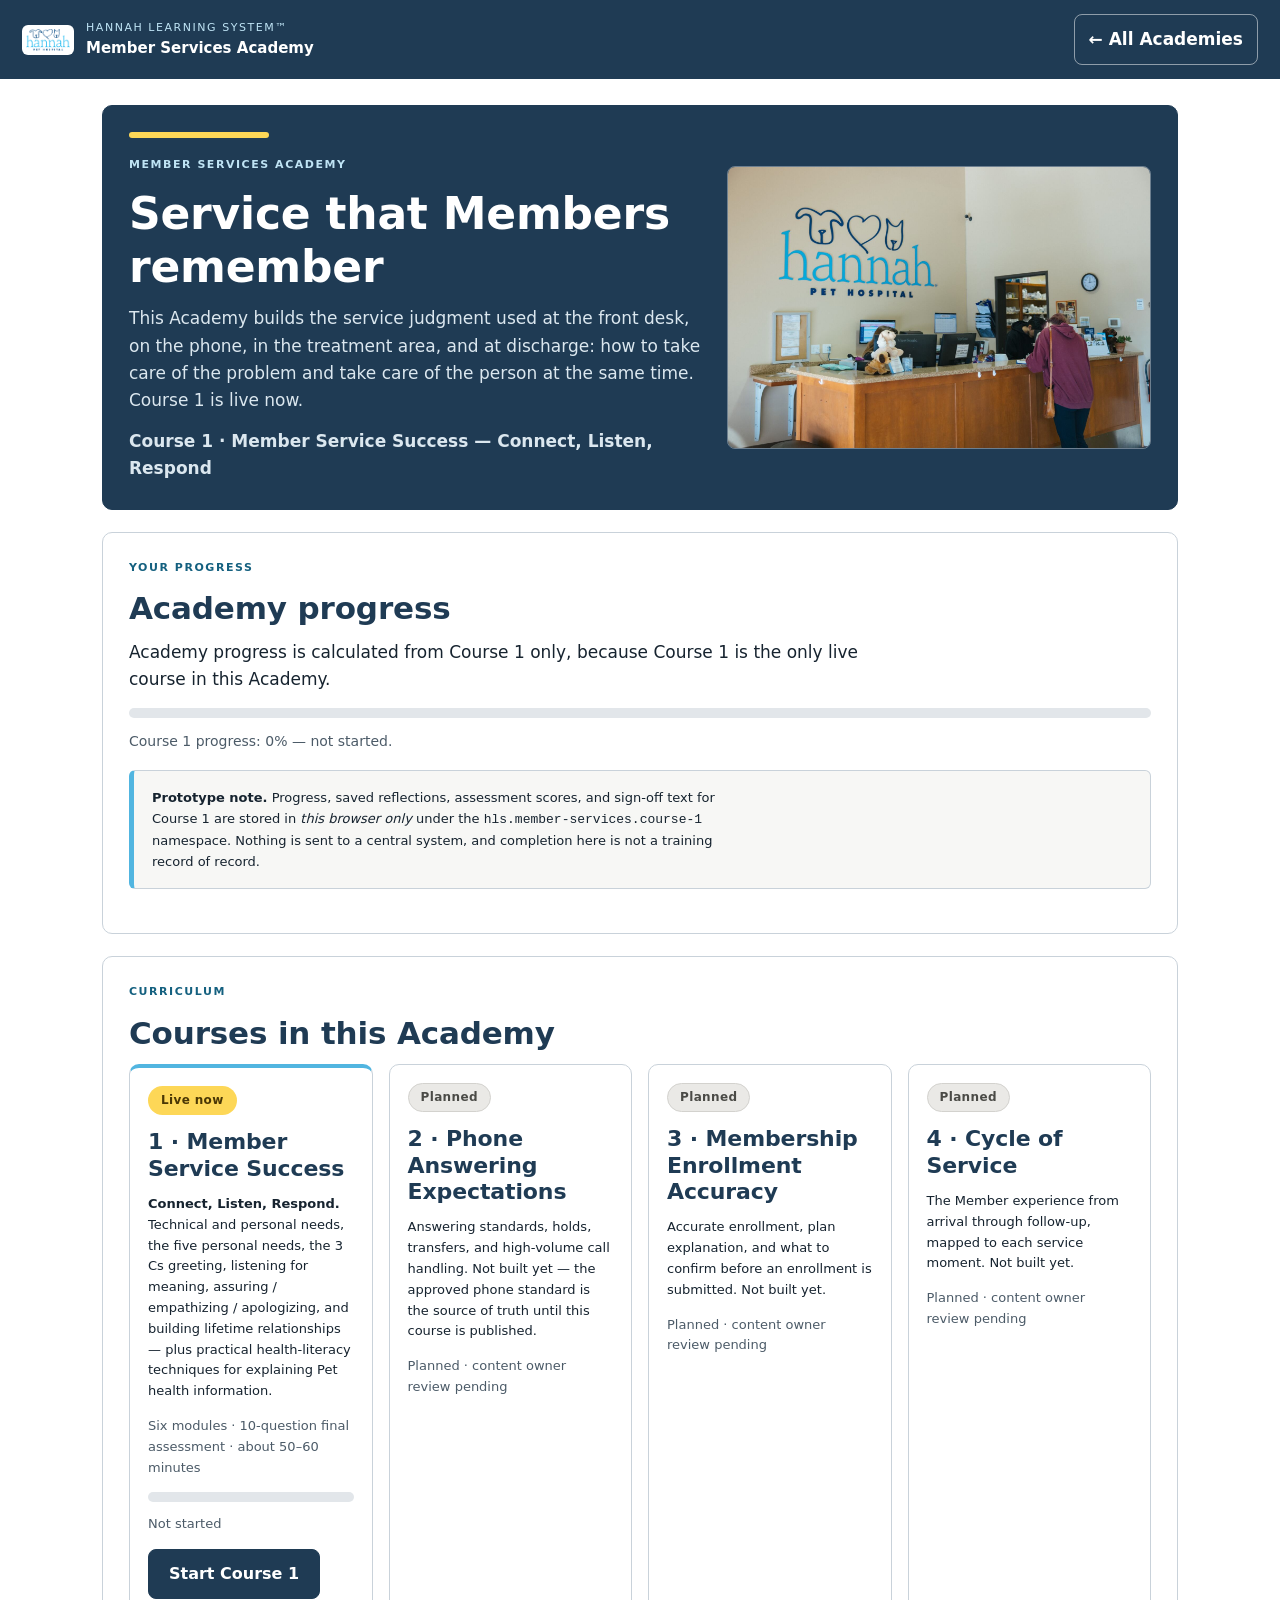
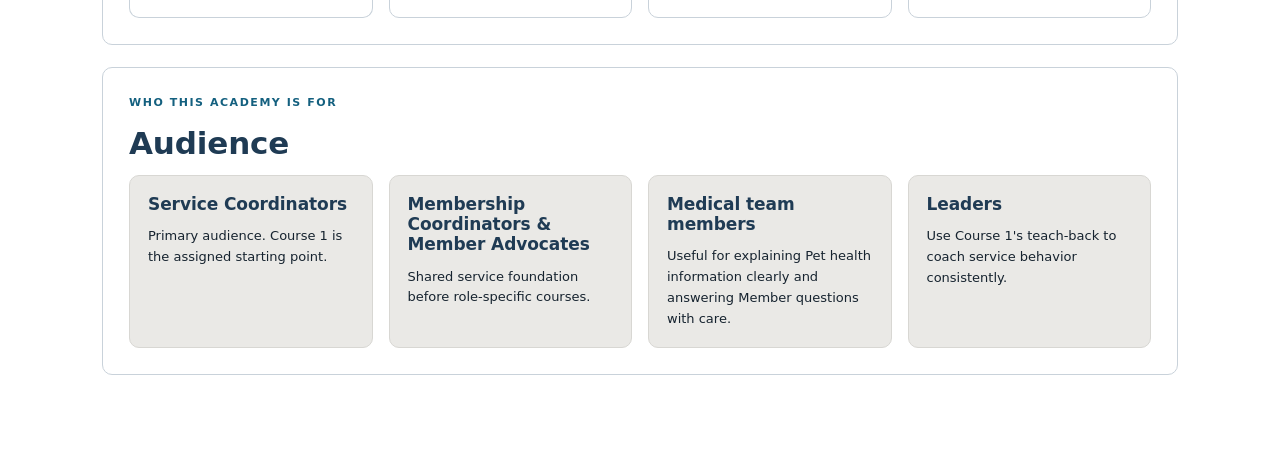
<file: academies/member-services/index.html>
<!doctype html>
<html lang="en">
<head>
  <meta charset="utf-8">
  <meta name="viewport" content="width=device-width, initial-scale=1">
  <meta name="description" content="Hannah Learning System — Member Services Academy hub. Course 1: Member Service Success (Connect, Listen, Respond).">
  <title>Hannah Learning System™ — Member Services Academy</title>
  <link rel="icon" href="assets/hph-favicon.png">
  <link rel="stylesheet" href="../../assets/styles.css">
  <link rel="stylesheet" href="styles.css">
</head>
<body class="ms-body">
  <a class="ms-skip" href="#hubMain">Skip to Academy content</a>

  <header class="ms-header">
    <div class="ms-brand">
      <img src="assets/hannah-logo.png" alt="Hannah Pet Hospital">
      <div>
        <span>Hannah Learning System™</span>
        <strong>Member Services Academy</strong>
      </div>
    </div>
    <a href="../../index.html#academies">← All Academies</a>
  </header>

  <main class="ms-shell" id="hubMain">

    <section class="ms-panel ms-panel-navy">
      <div class="ms-hero-split">
        <div>
          <div class="ms-yellow-band"></div>
          <p class="ms-eyebrow">Member Services Academy</p>
          <h1>Service that Members remember</h1>
          <p>This Academy builds the service judgment used at the front desk, on the phone, in the treatment area, and at discharge: how to take care of the problem and take care of the person at the same time. Course 1 is live now.</p>
          <p class="ms-hero-course">Course 1 · Member Service Success — Connect, Listen, Respond</p>
        </div>
        <img src="assets/hub-reception.jpg" width="1600" height="1067"
             alt="The reception area of a Hannah Pet Hospital, with the hannah logo on the wall behind the front desk and a Member standing at the counter."
             sizes="(max-width: 760px) 100vw, 420px">
      </div>
    </section>

    <section class="ms-panel">
      <p class="ms-eyebrow">Your progress</p>
      <h2>Academy progress</h2>
      <p id="hubProgressCopy">Academy progress is calculated from Course 1 only, because Course 1 is the only live course in this Academy.</p>
      <div class="ms-progress"><span id="hubProgressBar" style="width:0%"></span></div>
      <p class="ms-progress-label" id="hubProgressLabel">Course 1 progress: 0% — not started.</p>
      <div class="ms-callout">
        <p><strong>Prototype note.</strong> Progress, saved reflections, assessment scores, and sign-off text for Course 1 are stored in <em>this browser only</em> under the <code>hls.member-services.course-1</code> namespace. Nothing is sent to a central system, and completion here is not a training record of record.</p>
      </div>
    </section>

    <section class="ms-panel">
      <p class="ms-eyebrow">Curriculum</p>
      <h2>Courses in this Academy</h2>
      <div class="ms-card-grid">

        <article class="ms-card ms-card-accent">
          <p><span class="ms-badge ms-badge-live" id="hubCourse1Badge">Live now</span></p>
          <h3>1 · Member Service Success</h3>
          <p><strong>Connect, Listen, Respond.</strong> Technical and personal needs, the five personal needs, the 3 Cs greeting, listening for meaning, assuring / empathizing / apologizing, and building lifetime relationships — plus practical health-literacy techniques for explaining Pet health information.</p>
          <p class="ms-progress-label">Six modules · 10-question final assessment · about 50–60 minutes</p>
          <div class="ms-progress" style="margin-top:10px"><span id="hubCourse1Bar" style="width:0%"></span></div>
          <p class="ms-progress-label" id="hubCourse1Label">Not started</p>
          <p style="margin-top:14px;margin-bottom:0">
            <a class="ms-btn" href="course-1/index.html" id="hubCourse1Link">Start Course 1</a>
          </p>
        </article>

        <article class="ms-card">
          <p><span class="ms-badge ms-badge-planned">Planned</span></p>
          <h3>2 · Phone Answering Expectations</h3>
          <p>Answering standards, holds, transfers, and high-volume call handling. Not built yet — the approved phone standard is the source of truth until this course is published.</p>
          <p class="ms-progress-label">Planned · content owner review pending</p>
        </article>

        <article class="ms-card">
          <p><span class="ms-badge ms-badge-planned">Planned</span></p>
          <h3>3 · Membership Enrollment Accuracy</h3>
          <p>Accurate enrollment, plan explanation, and what to confirm before an enrollment is submitted. Not built yet.</p>
          <p class="ms-progress-label">Planned · content owner review pending</p>
        </article>

        <article class="ms-card">
          <p><span class="ms-badge ms-badge-planned">Planned</span></p>
          <h3>4 · Cycle of Service</h3>
          <p>The Member experience from arrival through follow-up, mapped to each service moment. Not built yet.</p>
          <p class="ms-progress-label">Planned · content owner review pending</p>
        </article>

      </div>
    </section>

    <section class="ms-panel">
      <p class="ms-eyebrow">Who this Academy is for</p>
      <h2>Audience</h2>
      <div class="ms-card-grid">
        <article class="ms-card ms-card-warm">
          <h4>Service Coordinators</h4>
          <p>Primary audience. Course 1 is the assigned starting point.</p>
        </article>
        <article class="ms-card ms-card-warm">
          <h4>Membership Coordinators &amp; Member Advocates</h4>
          <p>Shared service foundation before role-specific courses.</p>
        </article>
        <article class="ms-card ms-card-warm">
          <h4>Medical team members</h4>
          <p>Useful for explaining Pet health information clearly and answering Member questions with care.</p>
        </article>
        <article class="ms-card ms-card-warm">
          <h4>Leaders</h4>
          <p>Use Course 1's teach-back to coach service behavior consistently.</p>
        </article>
      </div>
    </section>

  </main>

  <script src="app.js"></script>
</body>
</html>
</file>
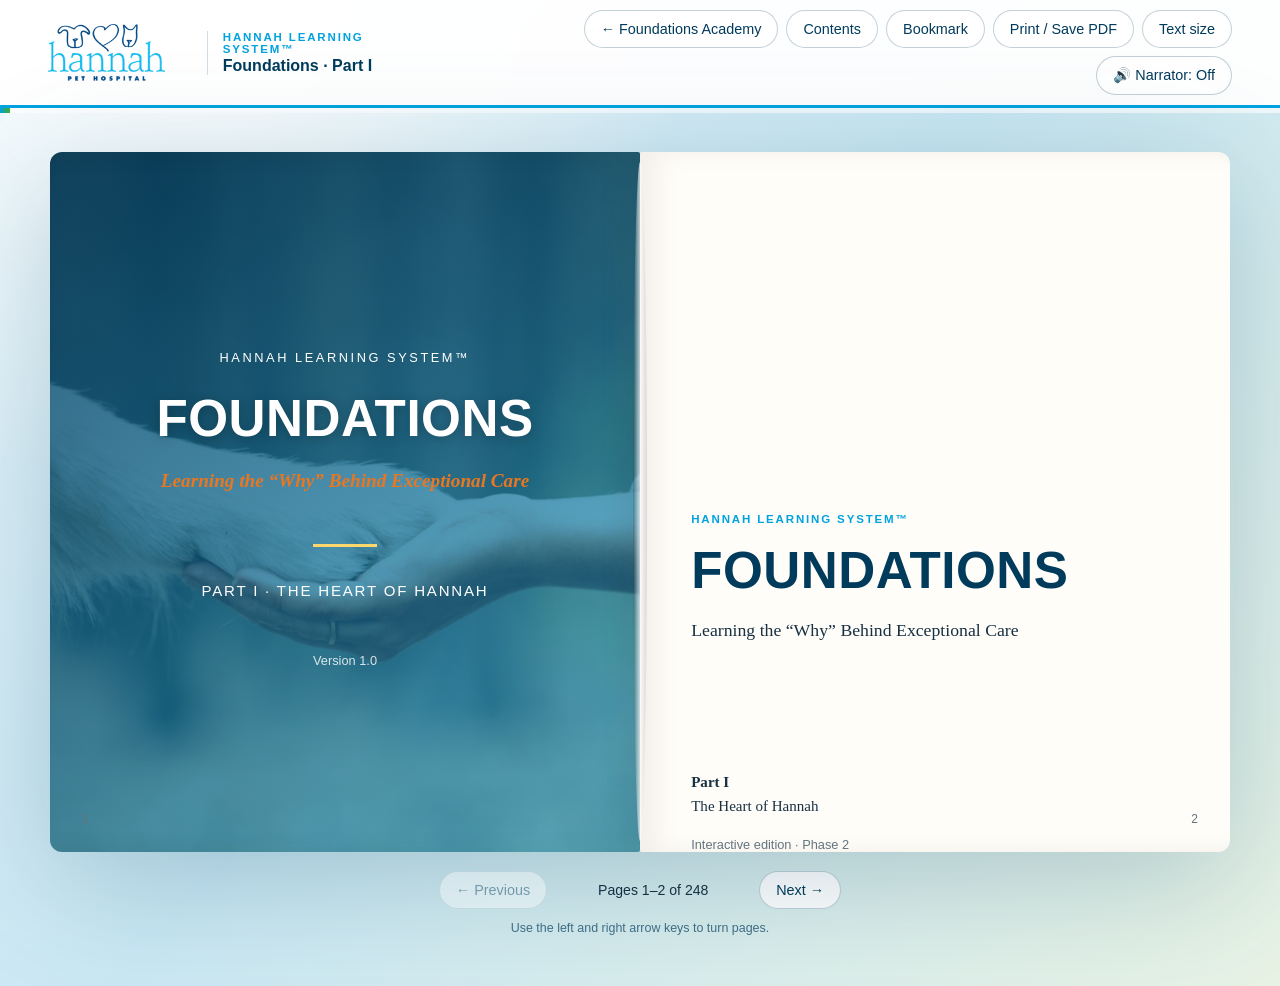
<file: academies/foundations/course-1/index.html>
<!doctype html>
<html lang="en">
<head>
  <meta charset="utf-8">
  <meta name="viewport" content="width=device-width, initial-scale=1">
  <meta name="description" content="Hannah Learning System Foundations interactive book prototype">
  <title>Hannah Learning System™ — Foundations</title>
  <link rel="stylesheet" href="styles.css">
  <link rel="stylesheet" href="print.css" media="print">
</head>
<body>
  <a class="skip-link" href="#book">Skip to book</a>

  <header class="app-header" aria-label="Book controls">
    <div class="brand-block">
      <img class="header-logo" src="assets/hannah-logo.png" alt="Hannah Pet Hospital">
      <div class="brand-copy">
        <span class="eyebrow">Hannah Learning System™</span>
        <strong>Foundations · Part I</strong>
      </div>
    </div>

    <nav class="toolbar" aria-label="Reader tools">
      <a class="tool-button back-to-hls" href="../../../index.html#foundationsAcademy">← Foundations Academy</a>
      <button id="contentsButton" type="button" class="tool-button" aria-controls="contentsPanel" aria-expanded="false">Contents</button>
      <button id="bookmarkButton" type="button" class="tool-button" aria-pressed="false">Bookmark</button>
      <button id="printButton" type="button" class="tool-button">Print / Save PDF</button>
      <button id="textSizeButton" type="button" class="tool-button">Text size</button>
      <button id="narratorButton" type="button" class="tool-button" aria-pressed="false">🔊 Narrator: Off</button>
    </nav>
  </header>

  <div class="reading-progress" aria-hidden="true"><span id="progressBar"></span></div>

  <aside id="contentsPanel" class="contents-panel" hidden>
    <div class="contents-heading">
      <div>
        <span class="eyebrow">Navigate</span>
        <h2>Contents</h2>
      </div>
      <button id="closeContentsButton" type="button" class="icon-button" aria-label="Close contents">×</button>
    </div>
    <ol id="contentsList" class="contents-list"></ol>
  </aside>
  <div id="scrim" class="scrim" hidden></div>

  <main class="reader-shell">
    <section id="book" class="book" aria-label="Interactive book" tabindex="-1">
      <div id="pageLeft" class="page page-left" aria-live="polite"></div>
      <div id="pageRight" class="page page-right" aria-live="polite"></div>
      <div id="turnOverlay" class="turn-overlay" aria-hidden="true"></div>
    </section>

    <div class="reader-navigation" aria-label="Page navigation">
      <button id="previousButton" type="button" class="nav-button">← Previous</button>
      <p id="pageStatus" class="page-status" aria-live="polite"></p>
      <button id="nextButton" type="button" class="nav-button">Next →</button>
    </div>

    <p class="keyboard-hint">Use the left and right arrow keys to turn pages.</p>
  </main>

  <section id="printEdition" class="print-edition" aria-label="Printable edition"></section>

  <script src="content.js"></script>
  <script src="app.js"></script>
</body>
</html>
</file>
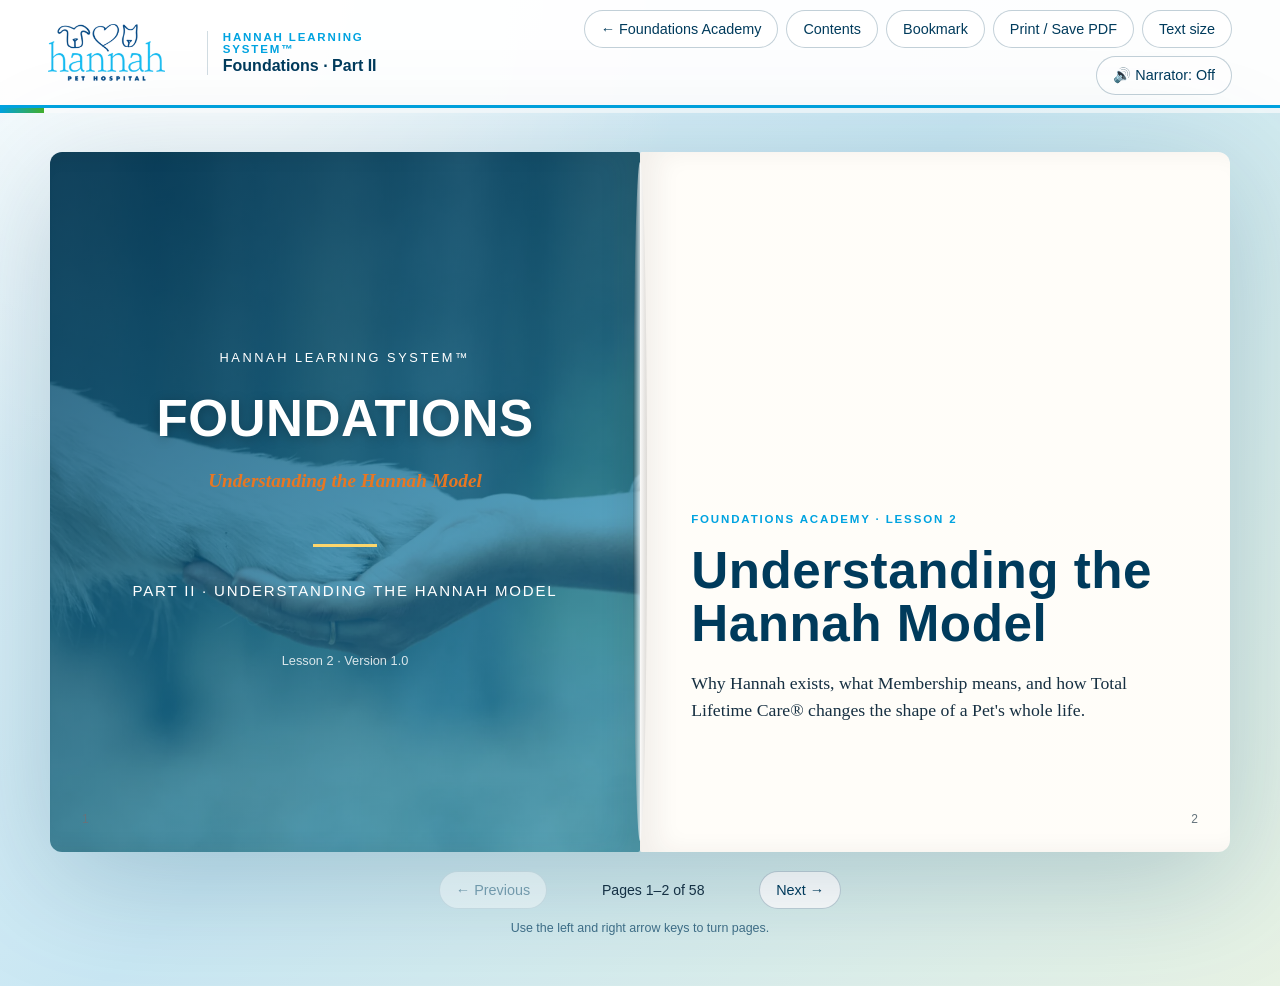
<file: academies/foundations/course-2/index.html>
<!doctype html>
<html lang="en">
<head>
  <meta charset="utf-8">
  <meta name="viewport" content="width=device-width, initial-scale=1">
  <meta name="description" content="Hannah Learning System Foundations Lesson 2 — Understanding the Hannah Model">
  <title>Hannah Learning System™ — Understanding the Hannah Model</title>
  <link rel="icon" href="assets/hph-favicon.png">
  <link rel="stylesheet" href="styles.css">
  <link rel="stylesheet" href="print.css" media="print">
</head>
<body>
  <a class="skip-link" href="#book">Skip to book</a>

  <header class="app-header" aria-label="Book controls">
    <div class="brand-block">
      <img class="header-logo" src="assets/hannah-logo.png" alt="Hannah Pet Hospital">
      <div class="brand-copy">
        <span class="eyebrow">Hannah Learning System™</span>
        <strong>Foundations · Part II</strong>
      </div>
    </div>

    <nav class="toolbar" aria-label="Reader tools">
      <a class="tool-button back-to-hls" href="../../../index.html#foundationsAcademy">← Foundations Academy</a>
      <button id="contentsButton" type="button" class="tool-button" aria-controls="contentsPanel" aria-expanded="false">Contents</button>
      <button id="bookmarkButton" type="button" class="tool-button" aria-pressed="false">Bookmark</button>
      <button id="printButton" type="button" class="tool-button">Print / Save PDF</button>
      <button id="textSizeButton" type="button" class="tool-button">Text size</button>
      <button id="narratorButton" type="button" class="tool-button" aria-pressed="false">🔊 Narrator: Off</button>
    </nav>
  </header>

  <div class="reading-progress" aria-hidden="true"><span id="progressBar"></span></div>

  <aside id="contentsPanel" class="contents-panel" hidden>
    <div class="contents-heading">
      <div>
        <span class="eyebrow">Navigate</span>
        <h2>Contents</h2>
      </div>
      <button id="closeContentsButton" type="button" class="icon-button" aria-label="Close contents">×</button>
    </div>
    <ol id="contentsList" class="contents-list"></ol>
  </aside>
  <div id="scrim" class="scrim" hidden></div>

  <main class="reader-shell">
    <section id="book" class="book" aria-label="Interactive book" tabindex="-1">
      <div id="pageLeft" class="page page-left" aria-live="polite"></div>
      <div id="pageRight" class="page page-right" aria-live="polite"></div>
      <div id="turnOverlay" class="turn-overlay" aria-hidden="true"></div>
    </section>

    <div class="reader-navigation" aria-label="Page navigation">
      <button id="previousButton" type="button" class="nav-button">← Previous</button>
      <p id="pageStatus" class="page-status" aria-live="polite"></p>
      <button id="nextButton" type="button" class="nav-button">Next →</button>
    </div>

    <p class="keyboard-hint">Use the left and right arrow keys to turn pages.</p>
  </main>

  <section id="printEdition" class="print-edition" aria-label="Printable edition"></section>

  <script src="content.js"></script>
  <script src="assessment-data.js"></script>
  <script src="app.js"></script>
</body>
</html>
</file>
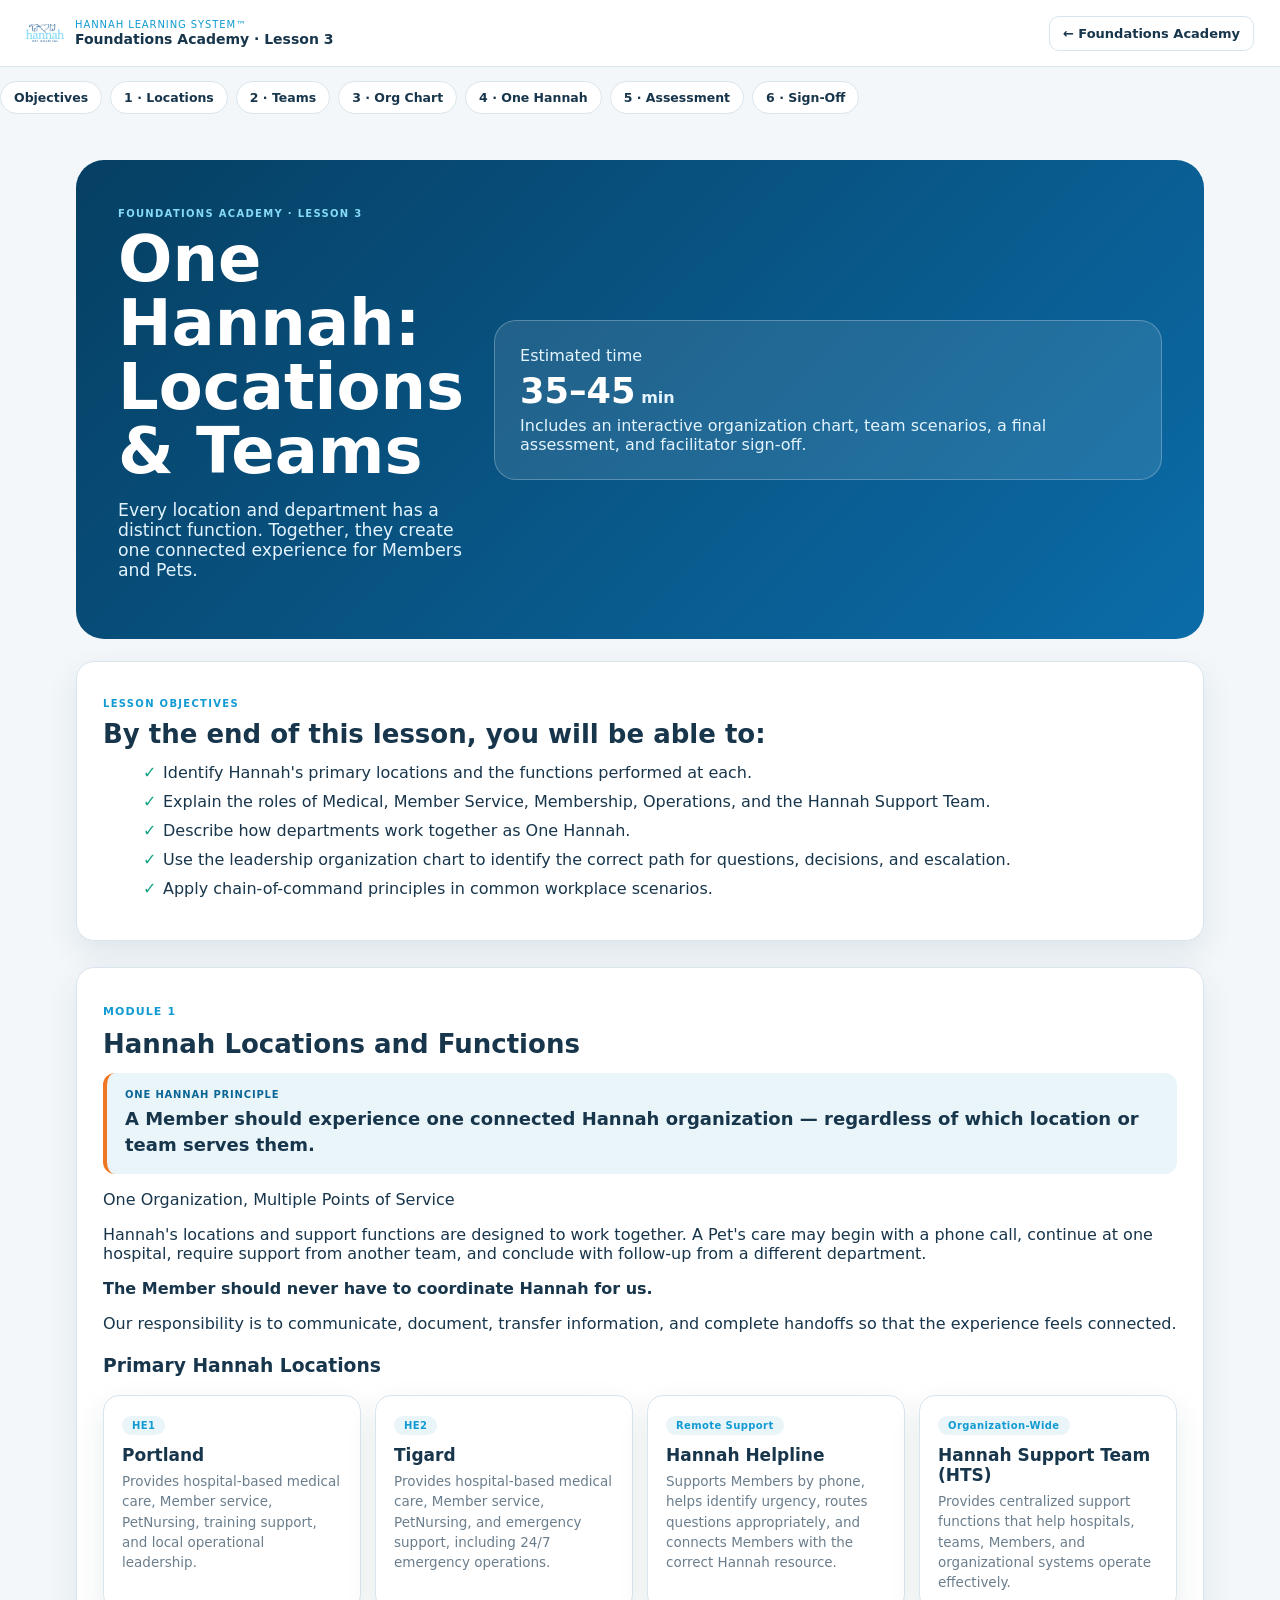
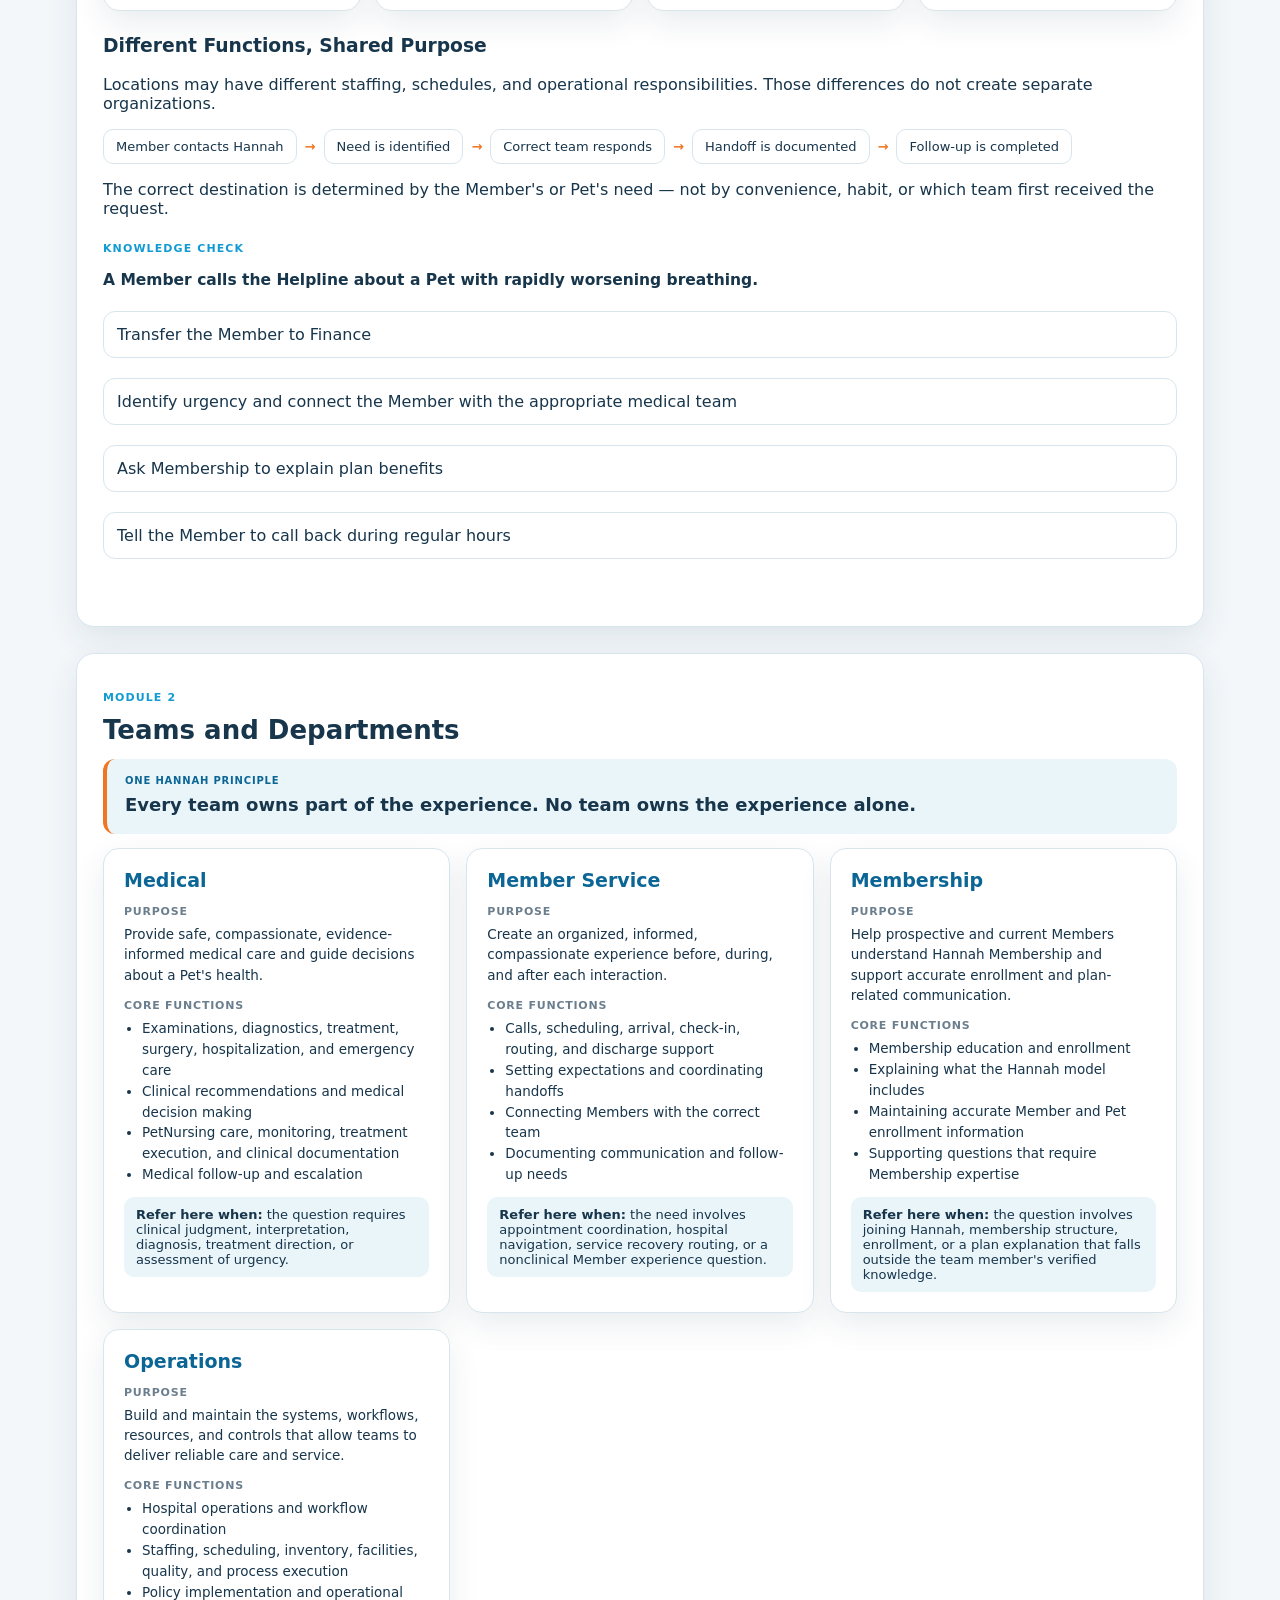
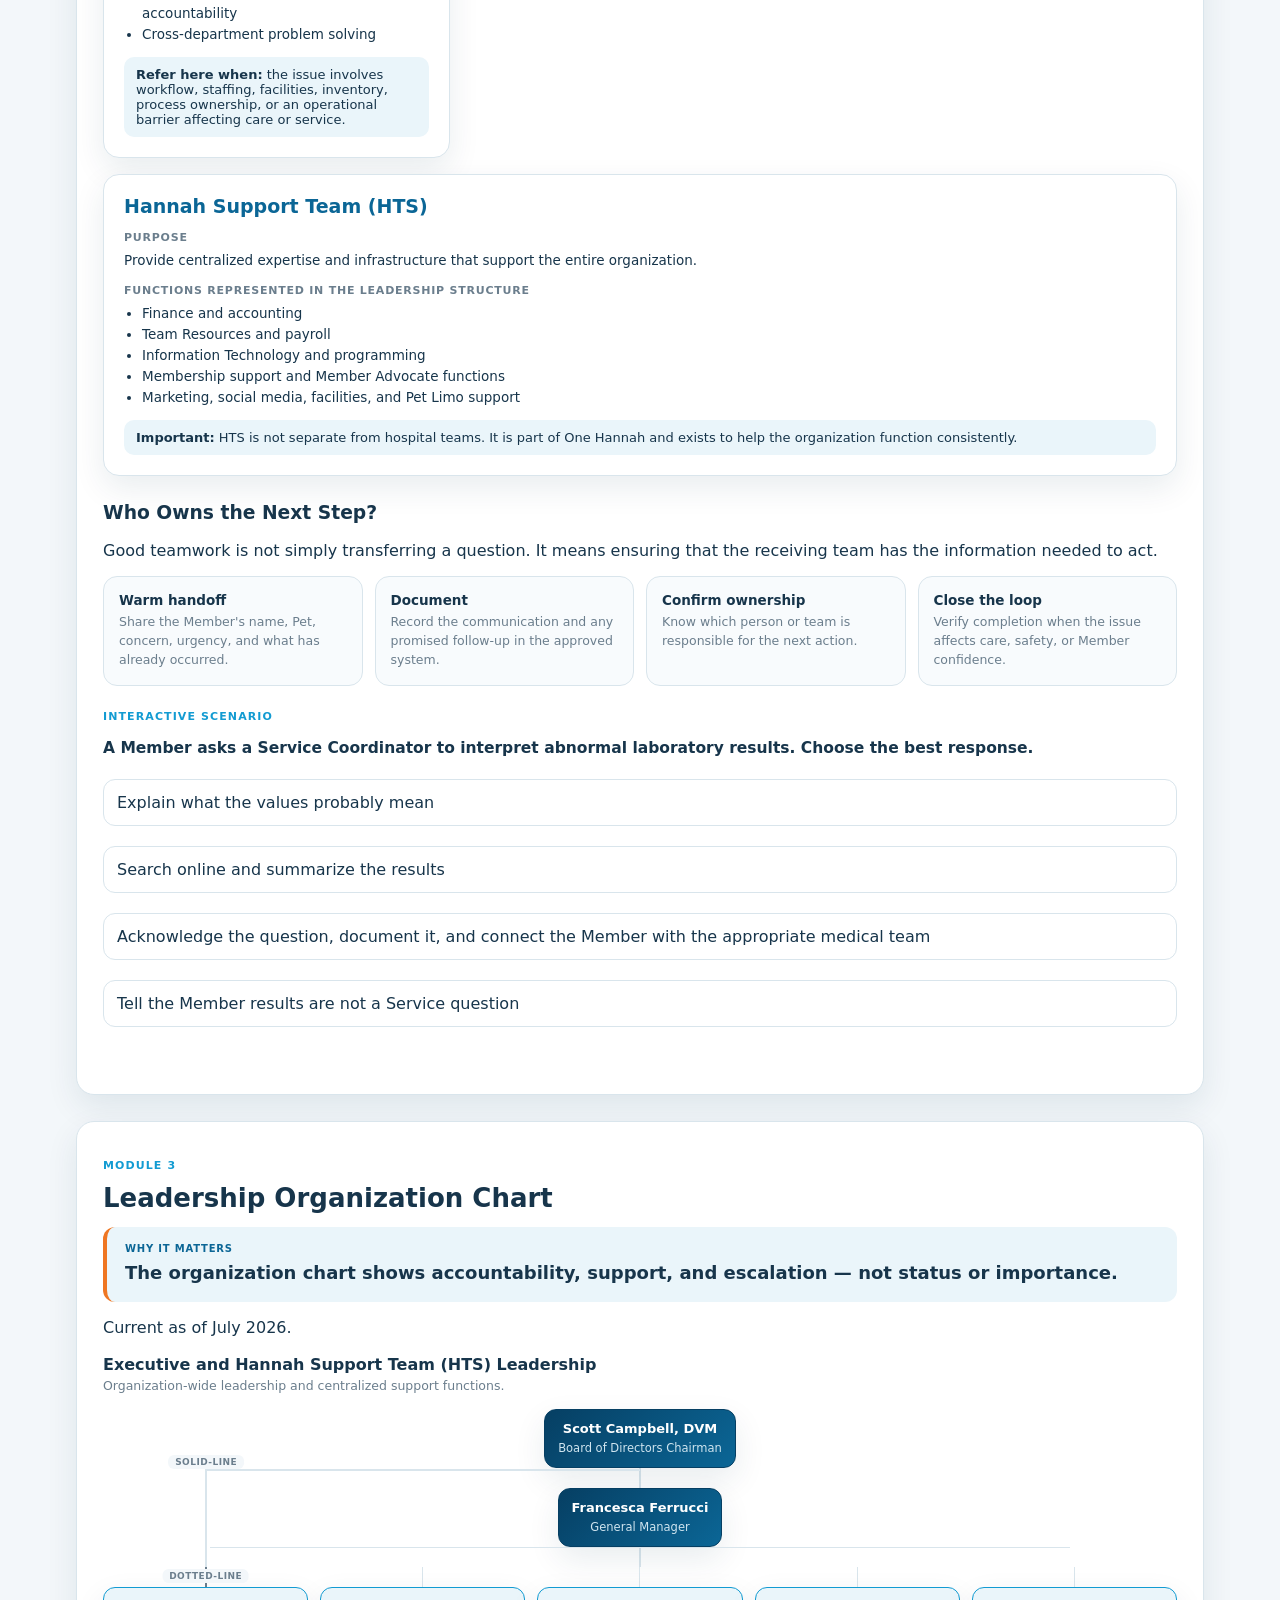
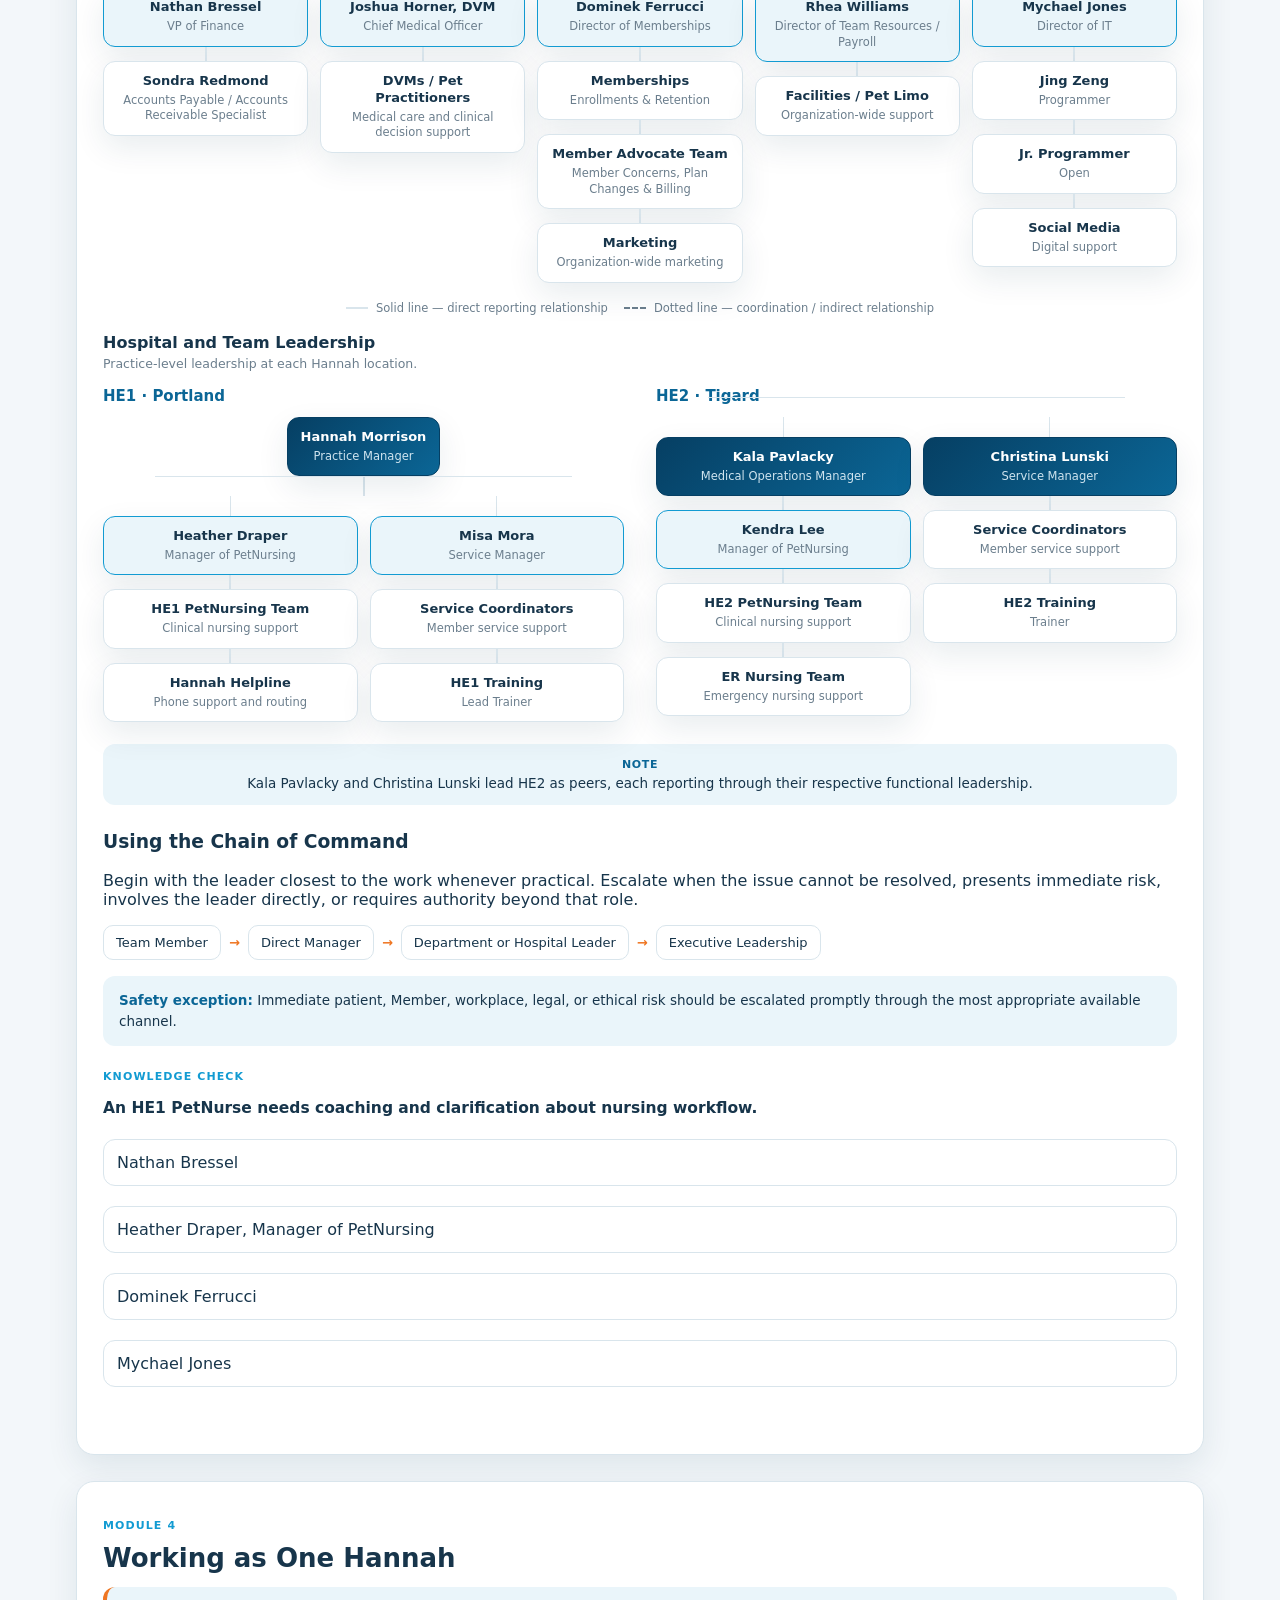
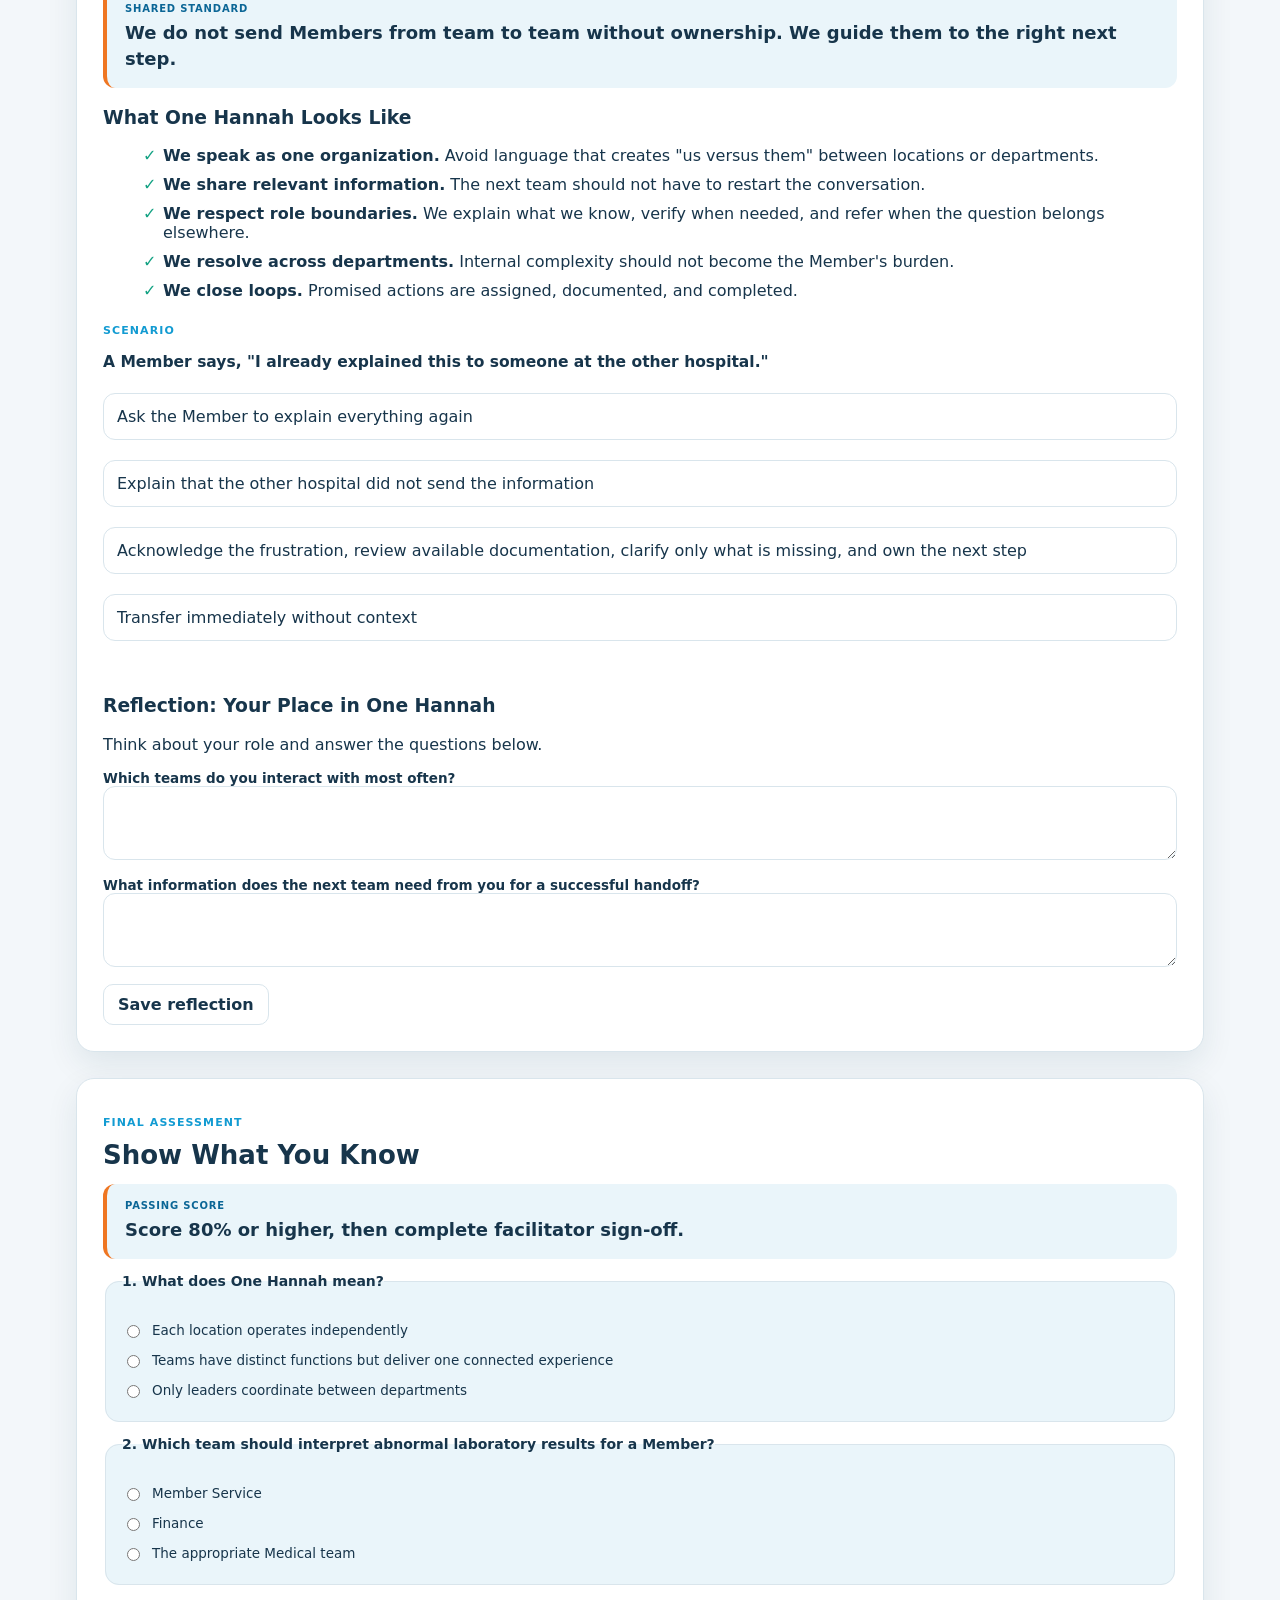
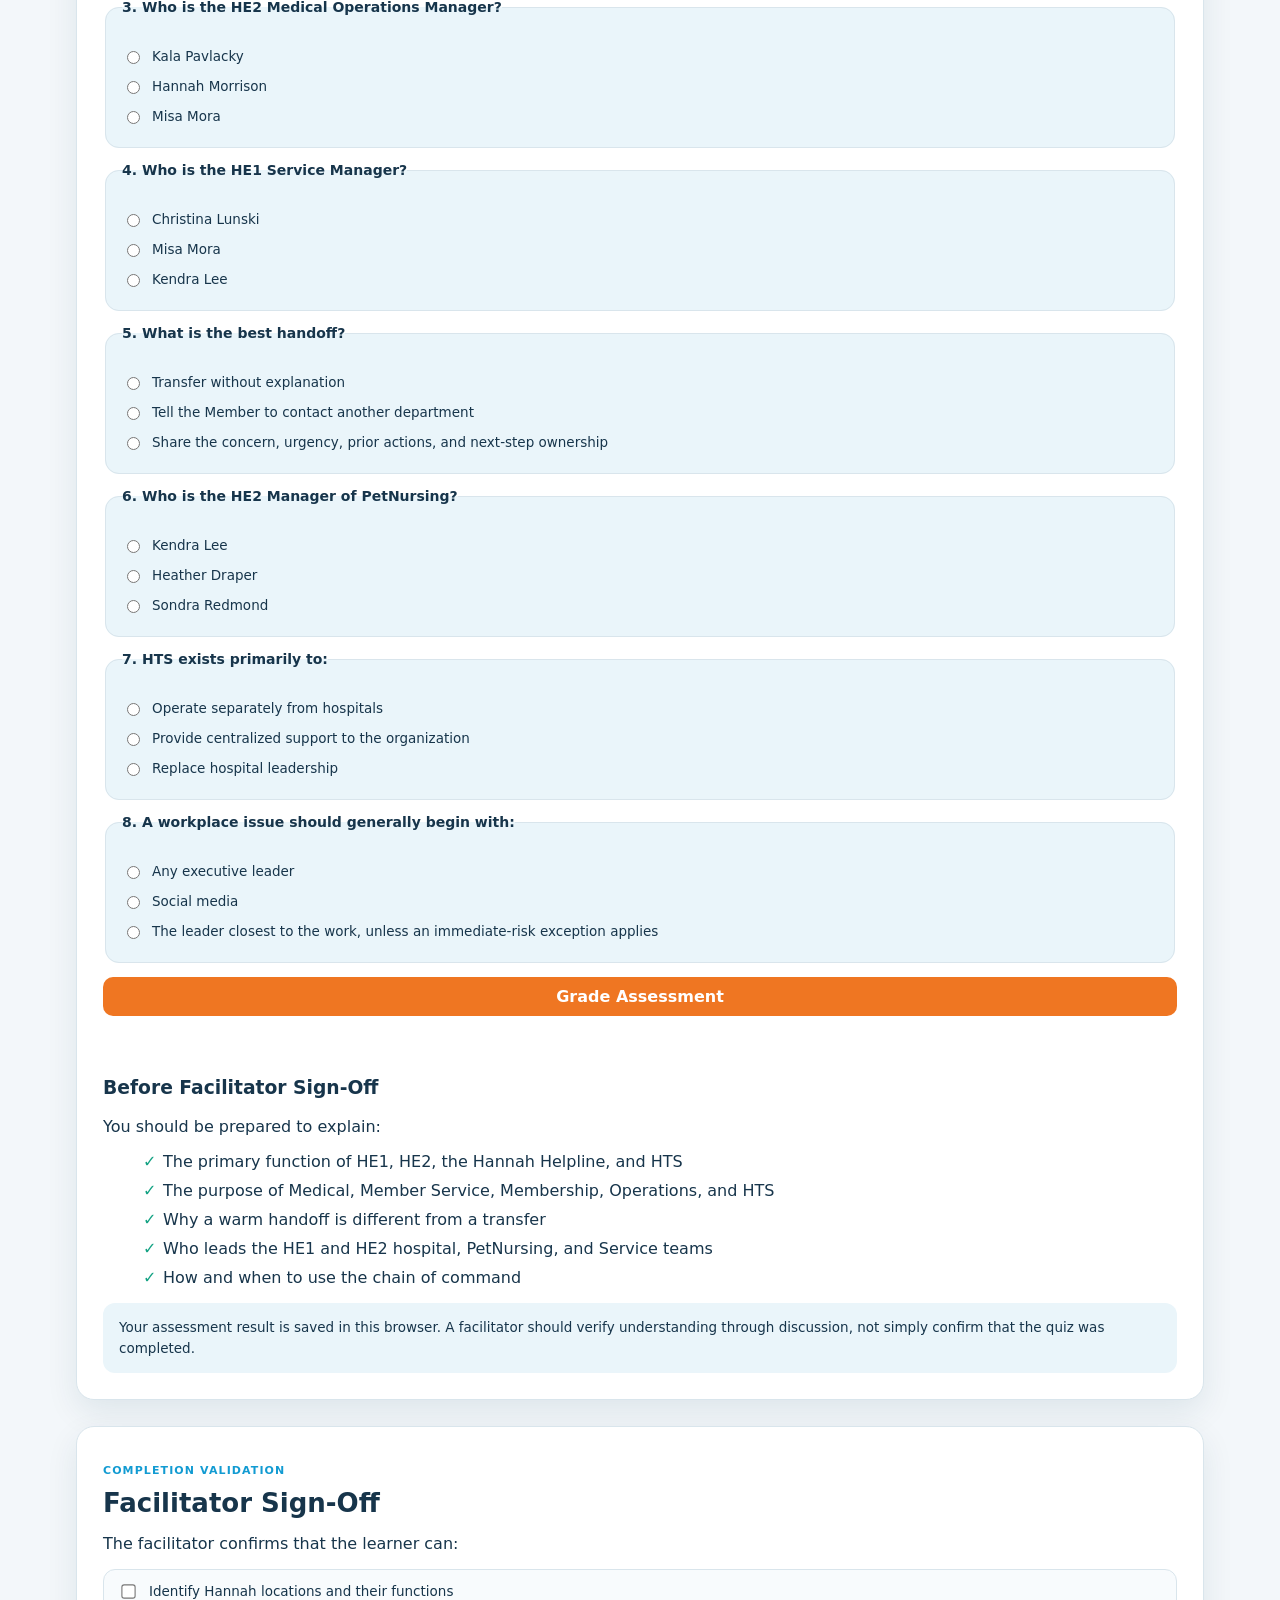
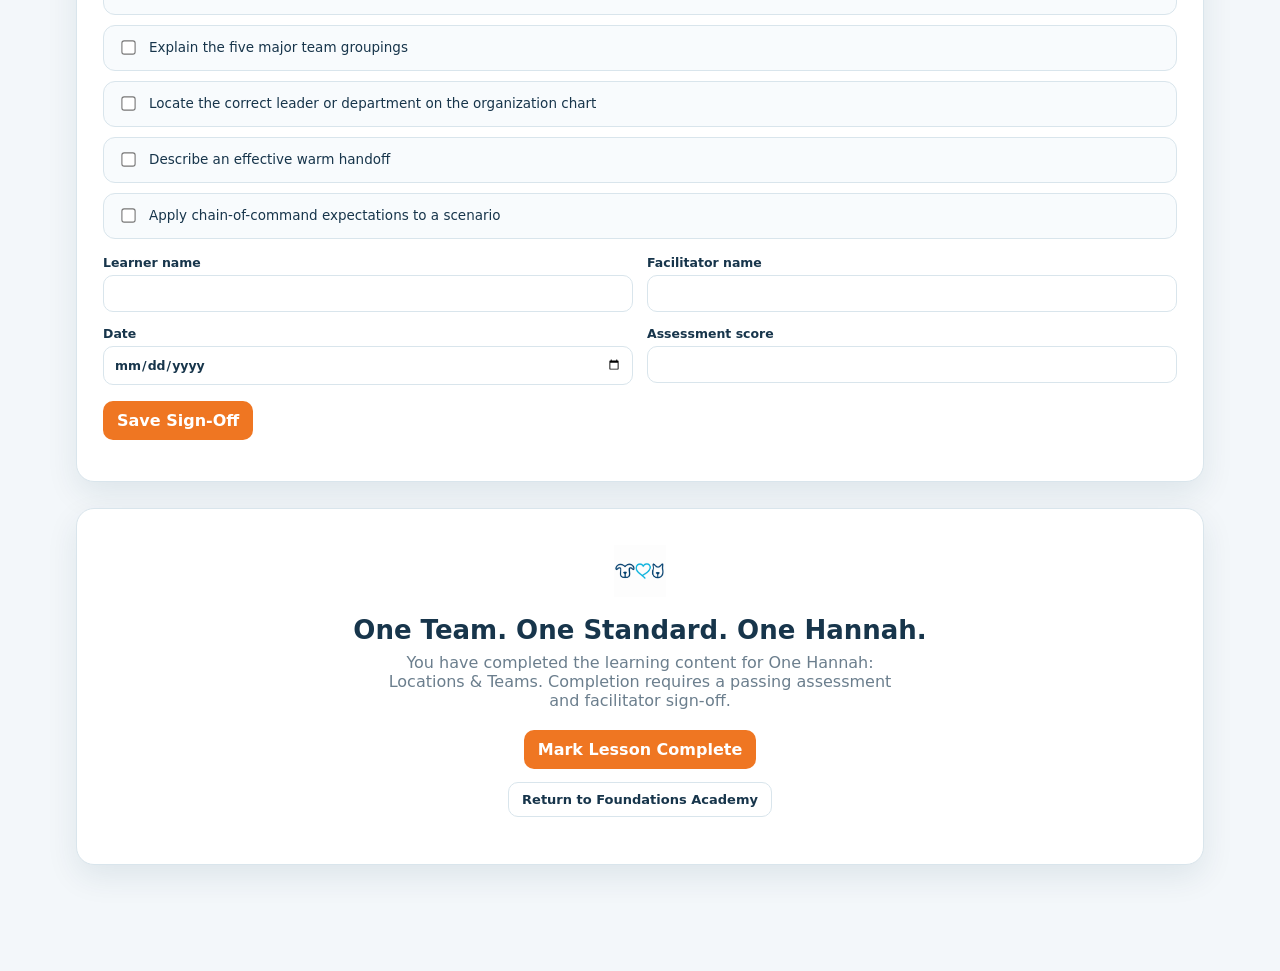
<file: academies/foundations/course-3/index.html>
<!doctype html>
<html lang="en">
<head>
  <meta charset="utf-8">
  <meta name="viewport" content="width=device-width, initial-scale=1">
  <meta name="description" content="Hannah Learning System Foundations Lesson 3 — One Hannah: Locations & Teams">
  <title>Hannah Learning System™ — One Hannah: Locations & Teams</title>
  <link rel="icon" href="assets/hph-favicon.png">
  <link rel="stylesheet" href="../../../assets/styles.css">
  <link rel="stylesheet" href="styles.css">
</head>
<body>

  <header class="l3-header">
    <div class="brand-block">
      <img class="brand-logo" src="assets/hannah-logo.png" alt="Hannah Pet Hospital">
      <div class="brand-copy">
        <span>Hannah Learning System™</span>
        <strong>Foundations Academy · Lesson 3</strong>
      </div>
    </div>
    <a class="l3-back" href="../../../index.html#foundationsAcademy">← Foundations Academy</a>
  </header>

  <nav class="l3-nav" aria-label="Lesson sections">
    <a href="#objectives">Objectives</a>
    <a href="#module-1">1 · Locations</a>
    <a href="#module-2">2 · Teams</a>
    <a href="#module-3">3 · Org Chart</a>
    <a href="#module-4">4 · One Hannah</a>
    <a href="#assessment">5 · Assessment</a>
    <a href="#signoff">6 · Sign-Off</a>
  </nav>

  <main class="l3-shell">

    <section class="foundations-hero">
      <div>
        <span class="eyebrow light">Foundations Academy · Lesson 3</span>
        <h1>One Hannah: Locations &amp; Teams</h1>
        <p>Every location and department has a distinct function. Together, they create one connected experience for Members and Pets.</p>
      </div>
      <div class="foundation-summary">
        <span>Estimated time</span>
        <strong>35–45<span style="font-size:1rem;font-weight:700"> min</span></strong>
        <span>Includes an interactive organization chart, team scenarios, a final assessment, and facilitator sign-off.</span>
      </div>
    </section>

    <section id="objectives" class="l3-section panel l3-section-inner">
      <p class="eyebrow">Lesson objectives</p>
      <h2>By the end of this lesson, you will be able to:</h2>
      <ul class="l2-obj-list">
        <li>Identify Hannah's primary locations and the functions performed at each.</li>
        <li>Explain the roles of Medical, Member Service, Membership, Operations, and the Hannah Support Team.</li>
        <li>Describe how departments work together as One Hannah.</li>
        <li>Use the leadership organization chart to identify the correct path for questions, decisions, and escalation.</li>
        <li>Apply chain-of-command principles in common workplace scenarios.</li>
      </ul>
    </section>

    <!-- ============ MODULE 1 ============ -->
    <section id="module-1" class="l3-section panel l3-section-inner">
      <p class="l3-module-kicker">Module 1</p>
      <h2>Hannah Locations and Functions</h2>
      <div class="truth-block">
        <span>One Hannah Principle</span>
        <blockquote>A Member should experience one connected Hannah organization — regardless of which location or team serves them.</blockquote>
      </div>

      <p class="l3-lede">One Organization, Multiple Points of Service</p>
      <p>Hannah's locations and support functions are designed to work together. A Pet's care may begin with a phone call, continue at one hospital, require support from another team, and conclude with follow-up from a different department.</p>
      <p style="font-weight:750">The Member should never have to coordinate Hannah for us.</p>
      <p>Our responsibility is to communicate, document, transfer information, and complete handoffs so that the experience feels connected.</p>

      <h3 style="margin-top:22px">Primary Hannah Locations</h3>
      <div class="location-grid">
        <article class="location-card">
          <span class="location-tag">HE1</span>
          <h3>Portland</h3>
          <p>Provides hospital-based medical care, Member service, PetNursing, training support, and local operational leadership.</p>
        </article>
        <article class="location-card">
          <span class="location-tag">HE2</span>
          <h3>Tigard</h3>
          <p>Provides hospital-based medical care, Member service, PetNursing, and emergency support, including 24/7 emergency operations.</p>
        </article>
        <article class="location-card">
          <span class="location-tag">Remote Support</span>
          <h3>Hannah Helpline</h3>
          <p>Supports Members by phone, helps identify urgency, routes questions appropriately, and connects Members with the correct Hannah resource.</p>
        </article>
        <article class="location-card">
          <span class="location-tag">Organization-Wide</span>
          <h3>Hannah Support Team (HTS)</h3>
          <p>Provides centralized support functions that help hospitals, teams, Members, and organizational systems operate effectively.</p>
        </article>
      </div>

      <h3 style="margin-top:24px">Different Functions, Shared Purpose</h3>
      <p>Locations may have different staffing, schedules, and operational responsibilities. Those differences do not create separate organizations.</p>
      <div class="chain-flow">
        <span>Member contacts Hannah</span><b>→</b>
        <span>Need is identified</span><b>→</b>
        <span>Correct team responds</span><b>→</b>
        <span>Handoff is documented</span><b>→</b>
        <span>Follow-up is completed</span>
      </div>
      <p>The correct destination is determined by the Member's or Pet's need — not by convenience, habit, or which team first received the request.</p>

      <p class="l3-module-kicker" style="margin-top:24px">Knowledge check</p>
      <p class="check-prompt">A Member calls the Helpline about a Pet with rapidly worsening breathing.</p>
      <div class="choice-grid" data-answer="medical">
        <button class="decision-option" data-choice="billing">Transfer the Member to Finance</button>
        <button class="decision-option" data-choice="medical">Identify urgency and connect the Member with the appropriate medical team</button>
        <button class="decision-option" data-choice="membership">Ask Membership to explain plan benefits</button>
        <button class="decision-option" data-choice="wait">Tell the Member to call back during regular hours</button>
      </div>
      <p class="choice-status" aria-live="polite"></p>
    </section>

    <!-- ============ MODULE 2 ============ -->
    <section id="module-2" class="l3-section panel l3-section-inner">
      <p class="l3-module-kicker">Module 2</p>
      <h2>Teams and Departments</h2>
      <div class="truth-block">
        <span>One Hannah Principle</span>
        <blockquote>Every team owns part of the experience. No team owns the experience alone.</blockquote>
      </div>

      <div class="department-grid">
        <article class="department-card">
          <h3>Medical</h3>
          <h4>Purpose</h4>
          <p>Provide safe, compassionate, evidence-informed medical care and guide decisions about a Pet's health.</p>
          <h4>Core functions</h4>
          <ul>
            <li>Examinations, diagnostics, treatment, surgery, hospitalization, and emergency care</li>
            <li>Clinical recommendations and medical decision making</li>
            <li>PetNursing care, monitoring, treatment execution, and clinical documentation</li>
            <li>Medical follow-up and escalation</li>
          </ul>
          <div class="refer-when"><strong>Refer here when:</strong> the question requires clinical judgment, interpretation, diagnosis, treatment direction, or assessment of urgency.</div>
        </article>

        <article class="department-card">
          <h3>Member Service</h3>
          <h4>Purpose</h4>
          <p>Create an organized, informed, compassionate experience before, during, and after each interaction.</p>
          <h4>Core functions</h4>
          <ul>
            <li>Calls, scheduling, arrival, check-in, routing, and discharge support</li>
            <li>Setting expectations and coordinating handoffs</li>
            <li>Connecting Members with the correct team</li>
            <li>Documenting communication and follow-up needs</li>
          </ul>
          <div class="refer-when"><strong>Refer here when:</strong> the need involves appointment coordination, hospital navigation, service recovery routing, or a nonclinical Member experience question.</div>
        </article>

        <article class="department-card">
          <h3>Membership</h3>
          <h4>Purpose</h4>
          <p>Help prospective and current Members understand Hannah Membership and support accurate enrollment and plan-related communication.</p>
          <h4>Core functions</h4>
          <ul>
            <li>Membership education and enrollment</li>
            <li>Explaining what the Hannah model includes</li>
            <li>Maintaining accurate Member and Pet enrollment information</li>
            <li>Supporting questions that require Membership expertise</li>
          </ul>
          <div class="refer-when"><strong>Refer here when:</strong> the question involves joining Hannah, membership structure, enrollment, or a plan explanation that falls outside the team member's verified knowledge.</div>
        </article>

        <article class="department-card">
          <h3>Operations</h3>
          <h4>Purpose</h4>
          <p>Build and maintain the systems, workflows, resources, and controls that allow teams to deliver reliable care and service.</p>
          <h4>Core functions</h4>
          <ul>
            <li>Hospital operations and workflow coordination</li>
            <li>Staffing, scheduling, inventory, facilities, quality, and process execution</li>
            <li>Policy implementation and operational accountability</li>
            <li>Cross-department problem solving</li>
          </ul>
          <div class="refer-when"><strong>Refer here when:</strong> the issue involves workflow, staffing, facilities, inventory, process ownership, or an operational barrier affecting care or service.</div>
        </article>

        <article class="department-card" style="grid-column:1/-1">
          <h3>Hannah Support Team (HTS)</h3>
          <h4>Purpose</h4>
          <p>Provide centralized expertise and infrastructure that support the entire organization.</p>
          <h4>Functions represented in the leadership structure</h4>
          <ul>
            <li>Finance and accounting</li>
            <li>Team Resources and payroll</li>
            <li>Information Technology and programming</li>
            <li>Membership support and Member Advocate functions</li>
            <li>Marketing, social media, facilities, and Pet Limo support</li>
          </ul>
          <div class="refer-when"><strong>Important:</strong> HTS is not separate from hospital teams. It is part of One Hannah and exists to help the organization function consistently.</div>
        </article>
      </div>

      <h3 style="margin-top:26px">Who Owns the Next Step?</h3>
      <p>Good teamwork is not simply transferring a question. It means ensuring that the receiving team has the information needed to act.</p>
      <div class="info-grid">
        <article class="info-card"><strong>Warm handoff</strong><p>Share the Member's name, Pet, concern, urgency, and what has already occurred.</p></article>
        <article class="info-card"><strong>Document</strong><p>Record the communication and any promised follow-up in the approved system.</p></article>
        <article class="info-card"><strong>Confirm ownership</strong><p>Know which person or team is responsible for the next action.</p></article>
        <article class="info-card"><strong>Close the loop</strong><p>Verify completion when the issue affects care, safety, or Member confidence.</p></article>
      </div>

      <p class="l3-module-kicker" style="margin-top:24px">Interactive scenario</p>
      <p class="check-prompt">A Member asks a Service Coordinator to interpret abnormal laboratory results. Choose the best response.</p>
      <div class="choice-grid" data-answer="refer">
        <button class="decision-option" data-choice="guess">Explain what the values probably mean</button>
        <button class="decision-option" data-choice="search">Search online and summarize the results</button>
        <button class="decision-option" data-choice="refer">Acknowledge the question, document it, and connect the Member with the appropriate medical team</button>
        <button class="decision-option" data-choice="ignore">Tell the Member results are not a Service question</button>
      </div>
      <p class="choice-status" aria-live="polite"></p>
    </section>

    <!-- ============ MODULE 3 ============ -->
    <section id="module-3" class="l3-section panel l3-section-inner">
      <p class="l3-module-kicker">Module 3</p>
      <h2>Leadership Organization Chart</h2>
      <div class="truth-block">
        <span>Why it matters</span>
        <blockquote>The organization chart shows accountability, support, and escalation — not status or importance.</blockquote>
      </div>
      <p class="l3-lede">Current as of July 2026.</p>

      <div class="org-chart-block">
        <h3>Executive and Hannah Support Team (HTS) Leadership</h3>
        <p class="org-caption">Organization-wide leadership and centralized support functions.</p>

        <div class="org-exec-top">
          <div class="org-top"><div class="org-box exec"><strong>Scott Campbell, DVM</strong><span>Board of Directors Chairman</span></div></div>
          <div class="org-connector"></div>
          <div class="org-solo"><div class="org-box exec"><strong>Francesca Ferrucci</strong><span>General Manager</span></div></div>
          <div class="org-connector"></div>
          <div class="org-bypass-h"></div>
          <div class="org-bypass-v"></div>
          <span class="org-bypass-label">Solid-line</span>
        </div>

        <div class="org-branches">
          <div class="org-branch org-branch-dotted">
            <div class="org-box lead"><strong>Nathan Bressel</strong><span>VP of Finance</span></div>
            <span class="org-dotted-tag">Dotted-line</span>
            <div class="org-branch-children">
              <div class="org-connector"></div>
              <div class="org-box"><strong>Sondra Redmond</strong><span>Accounts Payable / Accounts Receivable Specialist</span></div>
            </div>
          </div>
          <div class="org-branch">
            <div class="org-box lead"><strong>Joshua Horner, DVM</strong><span>Chief Medical Officer</span></div>
            <div class="org-branch-children">
              <div class="org-connector"></div>
              <div class="org-box"><strong>DVMs / Pet Practitioners</strong><span>Medical care and clinical decision support</span></div>
            </div>
          </div>
          <div class="org-branch">
            <div class="org-box lead"><strong>Dominek Ferrucci</strong><span>Director of Memberships</span></div>
            <div class="org-branch-children">
              <div class="org-connector"></div>
              <div class="org-box"><strong>Memberships</strong><span>Enrollments &amp; Retention</span></div>
              <div class="org-connector"></div>
              <div class="org-box"><strong>Member Advocate Team</strong><span>Member Concerns, Plan Changes &amp; Billing</span></div>
              <div class="org-connector"></div>
              <div class="org-box"><strong>Marketing</strong><span>Organization-wide marketing</span></div>
            </div>
          </div>
          <div class="org-branch">
            <div class="org-box lead"><strong>Rhea Williams</strong><span>Director of Team Resources / Payroll</span></div>
            <div class="org-branch-children">
              <div class="org-connector"></div>
              <div class="org-box"><strong>Facilities / Pet Limo</strong><span>Organization-wide support</span></div>
            </div>
          </div>
          <div class="org-branch">
            <div class="org-box lead"><strong>Mychael Jones</strong><span>Director of IT</span></div>
            <div class="org-branch-children">
              <div class="org-connector"></div>
              <div class="org-box"><strong>Jing Zeng</strong><span>Programmer</span></div>
              <div class="org-connector"></div>
              <div class="org-box"><strong>Jr. Programmer</strong><span>Open</span></div>
              <div class="org-connector"></div>
              <div class="org-box"><strong>Social Media</strong><span>Digital support</span></div>
            </div>
          </div>
        </div>
        <p class="org-legend"><span class="legend-line solid"></span>Solid line — direct reporting relationship<span class="legend-line dotted"></span>Dotted line — coordination / indirect relationship</p>
      </div>

      <div class="org-chart-block">
        <h3>Hospital and Team Leadership</h3>
        <p class="org-caption">Practice-level leadership at each Hannah location.</p>
        <div class="org-columns">
          <div class="org-column">
            <h4>HE1 · Portland</h4>
            <div class="org-top"><div class="org-box exec"><strong>Hannah Morrison</strong><span>Practice Manager</span></div></div>
            <div class="org-connector"></div>
            <div class="org-branches">
              <div class="org-branch">
                <div class="org-box lead"><strong>Heather Draper</strong><span>Manager of PetNursing</span></div>
                <div class="org-branch-children">
                  <div class="org-connector"></div>
                  <div class="org-box"><strong>HE1 PetNursing Team</strong><span>Clinical nursing support</span></div>
                  <div class="org-connector"></div>
                  <div class="org-box"><strong>Hannah Helpline</strong><span>Phone support and routing</span></div>
                </div>
              </div>
              <div class="org-branch">
                <div class="org-box lead"><strong>Misa Mora</strong><span>Service Manager</span></div>
                <div class="org-branch-children">
                  <div class="org-connector"></div>
                  <div class="org-box"><strong>Service Coordinators</strong><span>Member service support</span></div>
                  <div class="org-connector"></div>
                  <div class="org-box"><strong>HE1 Training</strong><span>Lead Trainer</span></div>
                </div>
              </div>
            </div>
          </div>

          <div class="org-column">
            <h4>HE2 · Tigard</h4>
            <div class="org-branches">
              <div class="org-branch">
                <div class="org-box exec"><strong>Kala Pavlacky</strong><span>Medical Operations Manager</span></div>
                <div class="org-branch-children">
                  <div class="org-connector"></div>
                  <div class="org-box lead"><strong>Kendra Lee</strong><span>Manager of PetNursing</span></div>
                  <div class="org-connector"></div>
                  <div class="org-box"><strong>HE2 PetNursing Team</strong><span>Clinical nursing support</span></div>
                  <div class="org-connector"></div>
                  <div class="org-box"><strong>ER Nursing Team</strong><span>Emergency nursing support</span></div>
                </div>
              </div>
              <div class="org-branch">
                <div class="org-box exec"><strong>Christina Lunski</strong><span>Service Manager</span></div>
                <div class="org-branch-children">
                  <div class="org-connector"></div>
                  <div class="org-box"><strong>Service Coordinators</strong><span>Member service support</span></div>
                  <div class="org-connector"></div>
                  <div class="org-box"><strong>HE2 Training</strong><span>Trainer</span></div>
                </div>
              </div>
            </div>
          </div>
        </div>
        <p class="one-hannah-note"><strong>Note</strong>Kala Pavlacky and Christina Lunski lead HE2 as peers, each reporting through their respective functional leadership.</p>
      </div>

      <h3 style="margin-top:26px">Using the Chain of Command</h3>
      <p>Begin with the leader closest to the work whenever practical. Escalate when the issue cannot be resolved, presents immediate risk, involves the leader directly, or requires authority beyond that role.</p>
      <div class="chain-flow">
        <span>Team Member</span><b>→</b>
        <span>Direct Manager</span><b>→</b>
        <span>Department or Hospital Leader</span><b>→</b>
        <span>Executive Leadership</span>
      </div>
      <div class="callout-box"><strong>Safety exception:</strong> Immediate patient, Member, workplace, legal, or ethical risk should be escalated promptly through the most appropriate available channel.</div>

      <p class="l3-module-kicker" style="margin-top:24px">Knowledge check</p>
      <p class="check-prompt">An HE1 PetNurse needs coaching and clarification about nursing workflow.</p>
      <div class="choice-grid" data-answer="heather">
        <button class="decision-option" data-choice="finance">Nathan Bressel</button>
        <button class="decision-option" data-choice="heather">Heather Draper, Manager of PetNursing</button>
        <button class="decision-option" data-choice="membership">Dominek Ferrucci</button>
        <button class="decision-option" data-choice="it">Mychael Jones</button>
      </div>
      <p class="choice-status" aria-live="polite"></p>
    </section>

    <!-- ============ MODULE 4 ============ -->
    <section id="module-4" class="l3-section panel l3-section-inner">
      <p class="l3-module-kicker">Module 4</p>
      <h2>Working as One Hannah</h2>
      <div class="truth-block">
        <span>Shared standard</span>
        <blockquote>We do not send Members from team to team without ownership. We guide them to the right next step.</blockquote>
      </div>

      <h3>What One Hannah Looks Like</h3>
      <ul class="l2-obj-list">
        <li><strong>We speak as one organization.</strong> Avoid language that creates "us versus them" between locations or departments.</li>
        <li><strong>We share relevant information.</strong> The next team should not have to restart the conversation.</li>
        <li><strong>We respect role boundaries.</strong> We explain what we know, verify when needed, and refer when the question belongs elsewhere.</li>
        <li><strong>We resolve across departments.</strong> Internal complexity should not become the Member's burden.</li>
        <li><strong>We close loops.</strong> Promised actions are assigned, documented, and completed.</li>
      </ul>

      <p class="l3-module-kicker" style="margin-top:24px">Scenario</p>
      <p class="check-prompt">A Member says, "I already explained this to someone at the other hospital."</p>
      <div class="choice-grid" data-answer="own">
        <button class="decision-option" data-choice="restart">Ask the Member to explain everything again</button>
        <button class="decision-option" data-choice="blame">Explain that the other hospital did not send the information</button>
        <button class="decision-option" data-choice="own">Acknowledge the frustration, review available documentation, clarify only what is missing, and own the next step</button>
        <button class="decision-option" data-choice="transfer">Transfer immediately without context</button>
      </div>
      <p class="choice-status" aria-live="polite"></p>

      <h3 style="margin-top:26px">Reflection: Your Place in One Hannah</h3>
      <p>Think about your role and answer the questions below.</p>
      <div class="reflection-box">
        <label>Which teams do you interact with most often?
          <textarea data-reflection-key="teams" rows="3"></textarea>
        </label>
        <label>What information does the next team need from you for a successful handoff?
          <textarea data-reflection-key="handoff" rows="3"></textarea>
        </label>
        <div>
          <button class="secondary save-reflection" type="button">Save reflection</button>
          <span class="reflection-status"></span>
        </div>
      </div>
    </section>

    <!-- ============ ASSESSMENT ============ -->
    <section id="assessment" class="l3-section panel l3-section-inner">
      <p class="l3-module-kicker">Final Assessment</p>
      <h2>Show What You Know</h2>
      <div class="truth-block">
        <span>Passing score</span>
        <blockquote>Score 80% or higher, then complete facilitator sign-off.</blockquote>
      </div>

      <form id="finalAssessment" class="quiz-form">
        <fieldset class="l3-quiz-question" data-answer="b">
          <legend>1. What does One Hannah mean?</legend>
          <label><input type="radio" name="q1" value="a"> Each location operates independently</label>
          <label><input type="radio" name="q1" value="b"> Teams have distinct functions but deliver one connected experience</label>
          <label><input type="radio" name="q1" value="c"> Only leaders coordinate between departments</label>
        </fieldset>
        <fieldset class="l3-quiz-question" data-answer="c">
          <legend>2. Which team should interpret abnormal laboratory results for a Member?</legend>
          <label><input type="radio" name="q2" value="a"> Member Service</label>
          <label><input type="radio" name="q2" value="b"> Finance</label>
          <label><input type="radio" name="q2" value="c"> The appropriate Medical team</label>
        </fieldset>
        <fieldset class="l3-quiz-question" data-answer="a">
          <legend>3. Who is the HE2 Medical Operations Manager?</legend>
          <label><input type="radio" name="q3" value="a"> Kala Pavlacky</label>
          <label><input type="radio" name="q3" value="b"> Hannah Morrison</label>
          <label><input type="radio" name="q3" value="c"> Misa Mora</label>
        </fieldset>
        <fieldset class="l3-quiz-question" data-answer="b">
          <legend>4. Who is the HE1 Service Manager?</legend>
          <label><input type="radio" name="q4" value="a"> Christina Lunski</label>
          <label><input type="radio" name="q4" value="b"> Misa Mora</label>
          <label><input type="radio" name="q4" value="c"> Kendra Lee</label>
        </fieldset>
        <fieldset class="l3-quiz-question" data-answer="c">
          <legend>5. What is the best handoff?</legend>
          <label><input type="radio" name="q5" value="a"> Transfer without explanation</label>
          <label><input type="radio" name="q5" value="b"> Tell the Member to contact another department</label>
          <label><input type="radio" name="q5" value="c"> Share the concern, urgency, prior actions, and next-step ownership</label>
        </fieldset>
        <fieldset class="l3-quiz-question" data-answer="a">
          <legend>6. Who is the HE2 Manager of PetNursing?</legend>
          <label><input type="radio" name="q6" value="a"> Kendra Lee</label>
          <label><input type="radio" name="q6" value="b"> Heather Draper</label>
          <label><input type="radio" name="q6" value="c"> Sondra Redmond</label>
        </fieldset>
        <fieldset class="l3-quiz-question" data-answer="b">
          <legend>7. HTS exists primarily to:</legend>
          <label><input type="radio" name="q7" value="a"> Operate separately from hospitals</label>
          <label><input type="radio" name="q7" value="b"> Provide centralized support to the organization</label>
          <label><input type="radio" name="q7" value="c"> Replace hospital leadership</label>
        </fieldset>
        <fieldset class="l3-quiz-question" data-answer="c">
          <legend>8. A workplace issue should generally begin with:</legend>
          <label><input type="radio" name="q8" value="a"> Any executive leader</label>
          <label><input type="radio" name="q8" value="b"> Social media</label>
          <label><input type="radio" name="q8" value="c"> The leader closest to the work, unless an immediate-risk exception applies</label>
        </fieldset>
        <button type="button" class="primary" id="gradeAssessment">Grade Assessment</button>
        <p id="assessmentResult" class="quiz-result" aria-live="polite"></p>
      </form>

      <h3 style="margin-top:26px">Before Facilitator Sign-Off</h3>
      <p>You should be prepared to explain:</p>
      <ul class="l2-obj-list">
        <li>The primary function of HE1, HE2, the Hannah Helpline, and HTS</li>
        <li>The purpose of Medical, Member Service, Membership, Operations, and HTS</li>
        <li>Why a warm handoff is different from a transfer</li>
        <li>Who leads the HE1 and HE2 hospital, PetNursing, and Service teams</li>
        <li>How and when to use the chain of command</li>
      </ul>
      <div class="callout-box">Your assessment result is saved in this browser. A facilitator should verify understanding through discussion, not simply confirm that the quiz was completed.</div>
    </section>

    <!-- ============ SIGN-OFF ============ -->
    <section id="signoff" class="l3-section panel l3-section-inner">
      <p class="l3-module-kicker">Completion validation</p>
      <h2>Facilitator Sign-Off</h2>
      <p>The facilitator confirms that the learner can:</p>
      <div class="l3-checklist">
        <label class="l3-check-row"><input type="checkbox" class="sign-check"> Identify Hannah locations and their functions</label>
        <label class="l3-check-row"><input type="checkbox" class="sign-check"> Explain the five major team groupings</label>
        <label class="l3-check-row"><input type="checkbox" class="sign-check"> Locate the correct leader or department on the organization chart</label>
        <label class="l3-check-row"><input type="checkbox" class="sign-check"> Describe an effective warm handoff</label>
        <label class="l3-check-row"><input type="checkbox" class="sign-check"> Apply chain-of-command expectations to a scenario</label>
      </div>
      <div class="signoff-grid">
        <label>Learner name<input id="learnerName" type="text"></label>
        <label>Facilitator name<input id="facilitatorName" type="text"></label>
        <label>Date<input id="signoffDate" type="date"></label>
        <label>Assessment score<input id="signoffScore" type="text" readonly></label>
      </div>
      <div style="margin-top:16px">
        <button id="saveSignoff" class="primary" type="button">Save Sign-Off</button>
        <p id="signoffStatus" class="quiz-result"></p>
      </div>
    </section>

    <!-- ============ COMPLETE ============ -->
    <section class="l3-section panel complete-box">
      <img src="assets/hph-favicon.png" alt="Hannah mark">
      <h2>One Team. One Standard. One Hannah.</h2>
      <p>You have completed the learning content for One Hannah: Locations &amp; Teams. Completion requires a passing assessment and facilitator sign-off.</p>
      <button id="completeLesson" class="primary" type="button">Mark Lesson Complete</button>
      <p id="completeStatus" class="quiz-result"></p>
      <p style="margin-top:16px"><a class="l3-back" href="../../../index.html#foundationsAcademy">Return to Foundations Academy</a></p>
    </section>

  </main>

  <script src="app.js"></script>
</body>
</html>
</file>
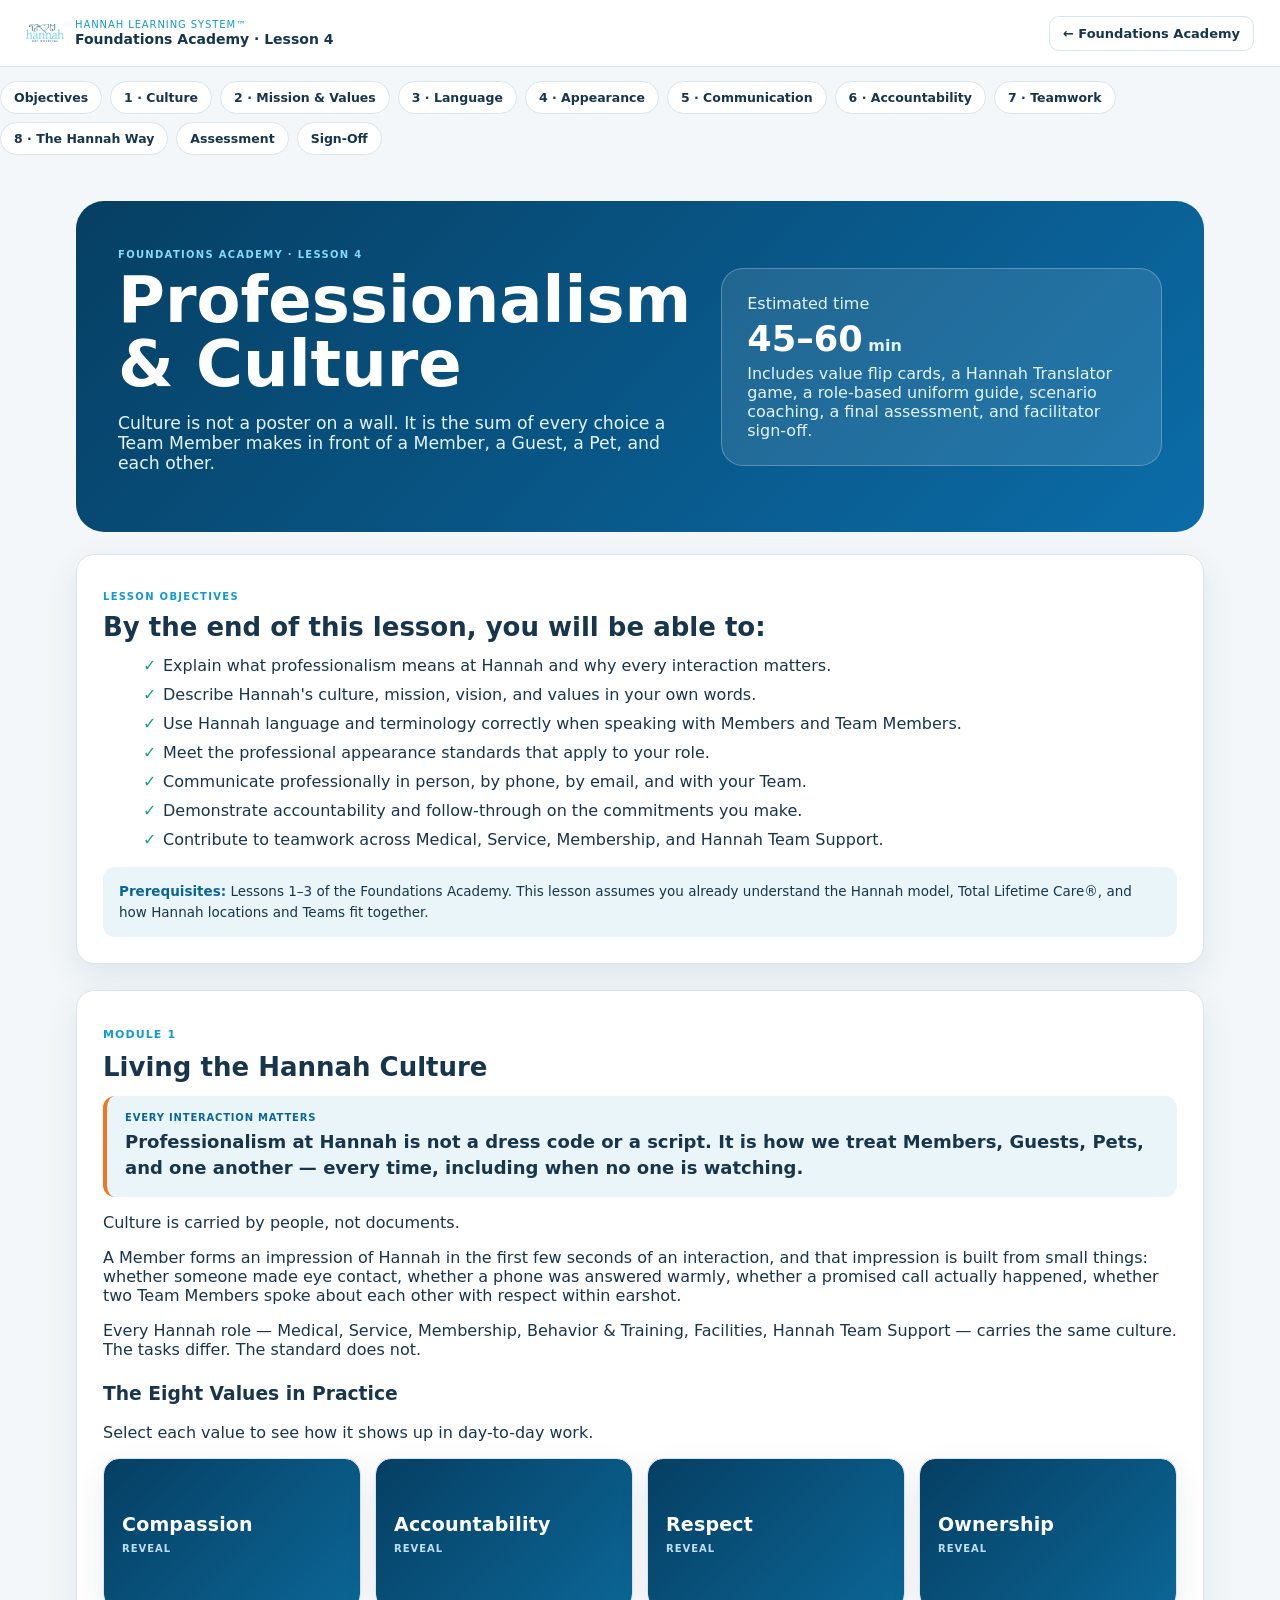
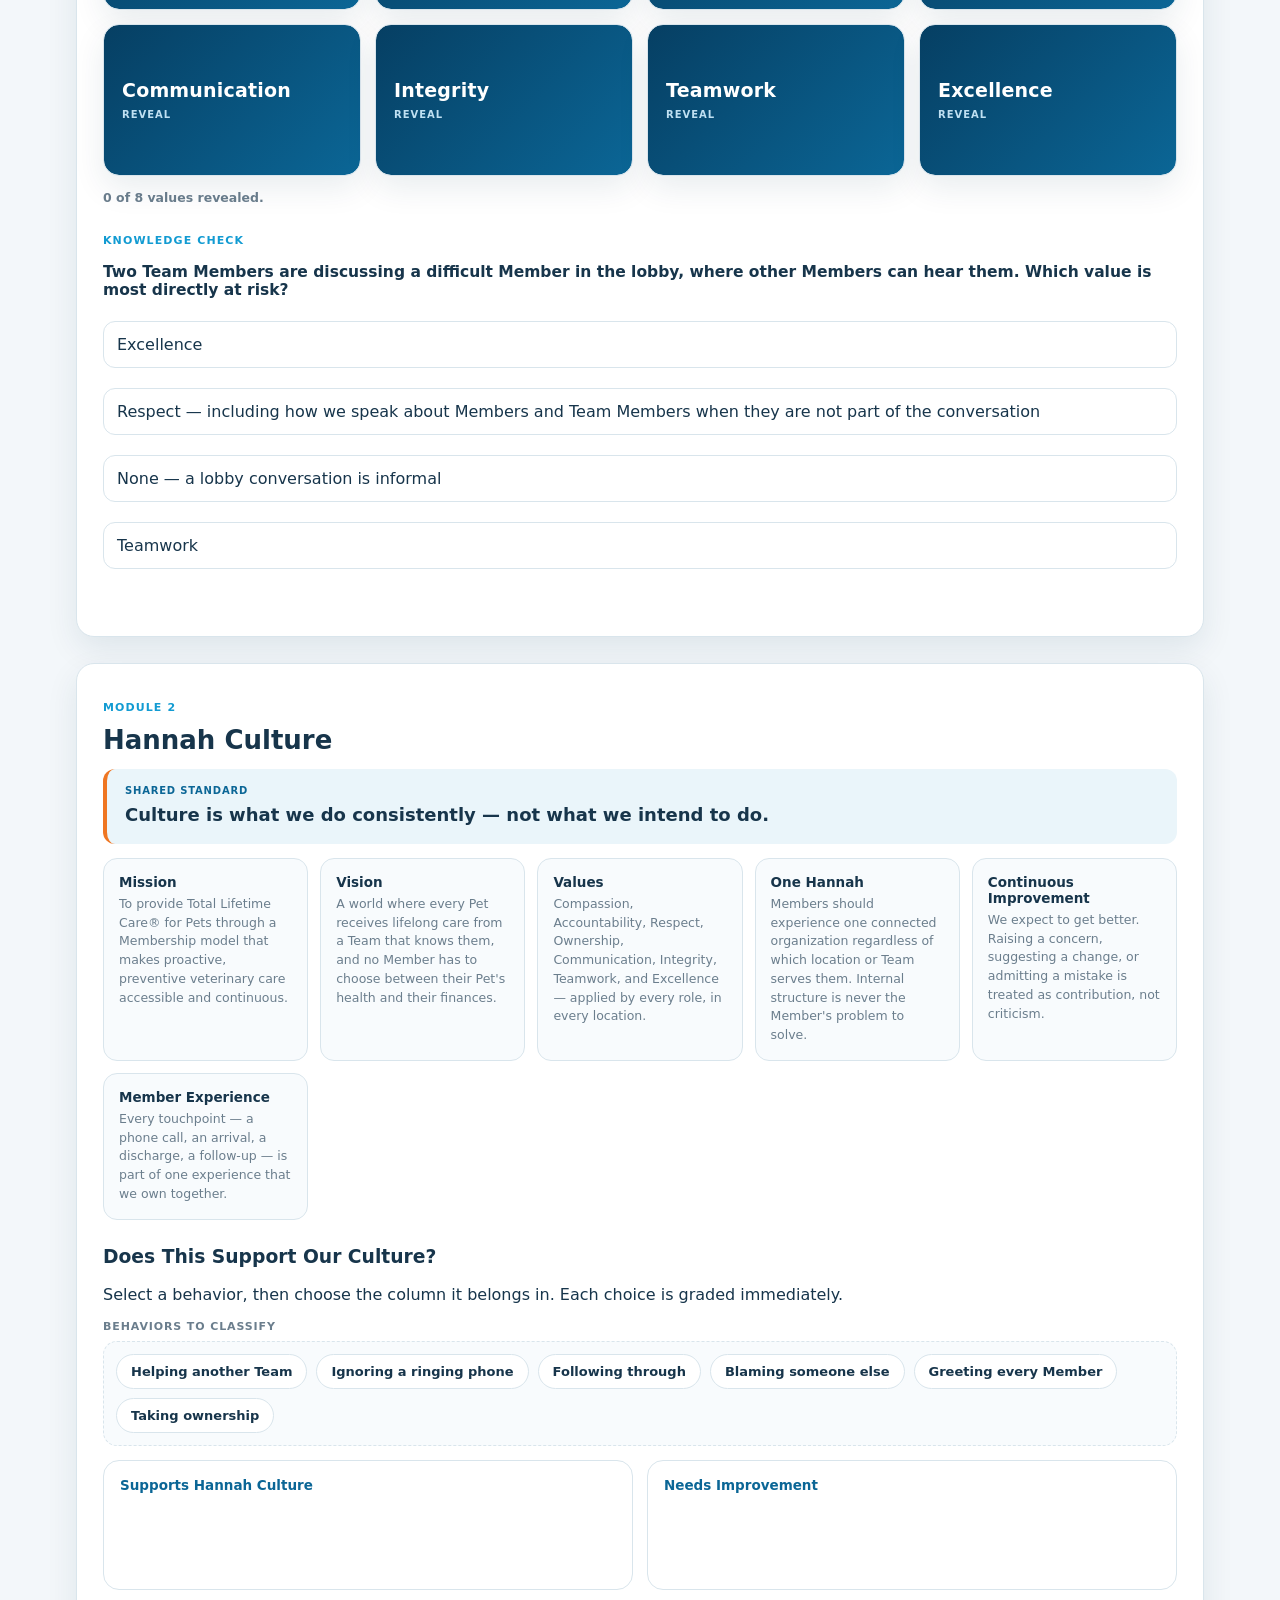
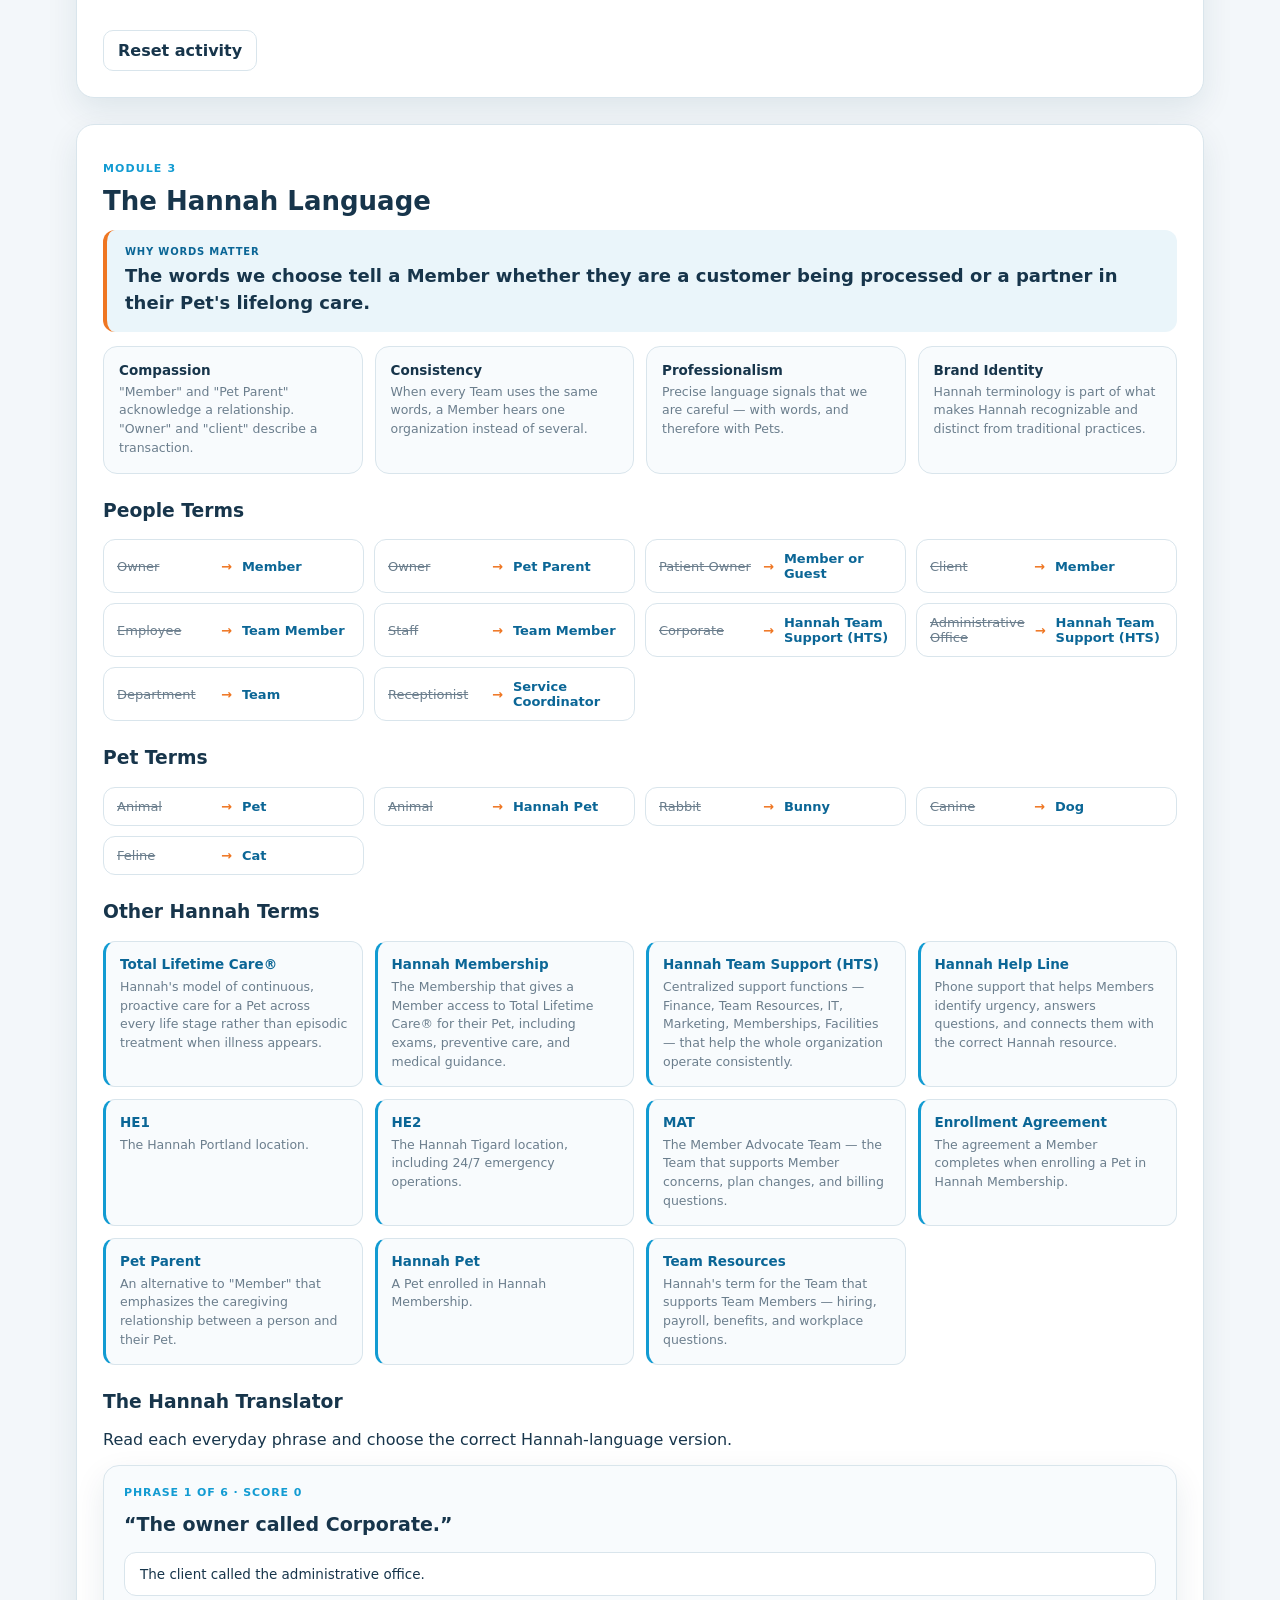
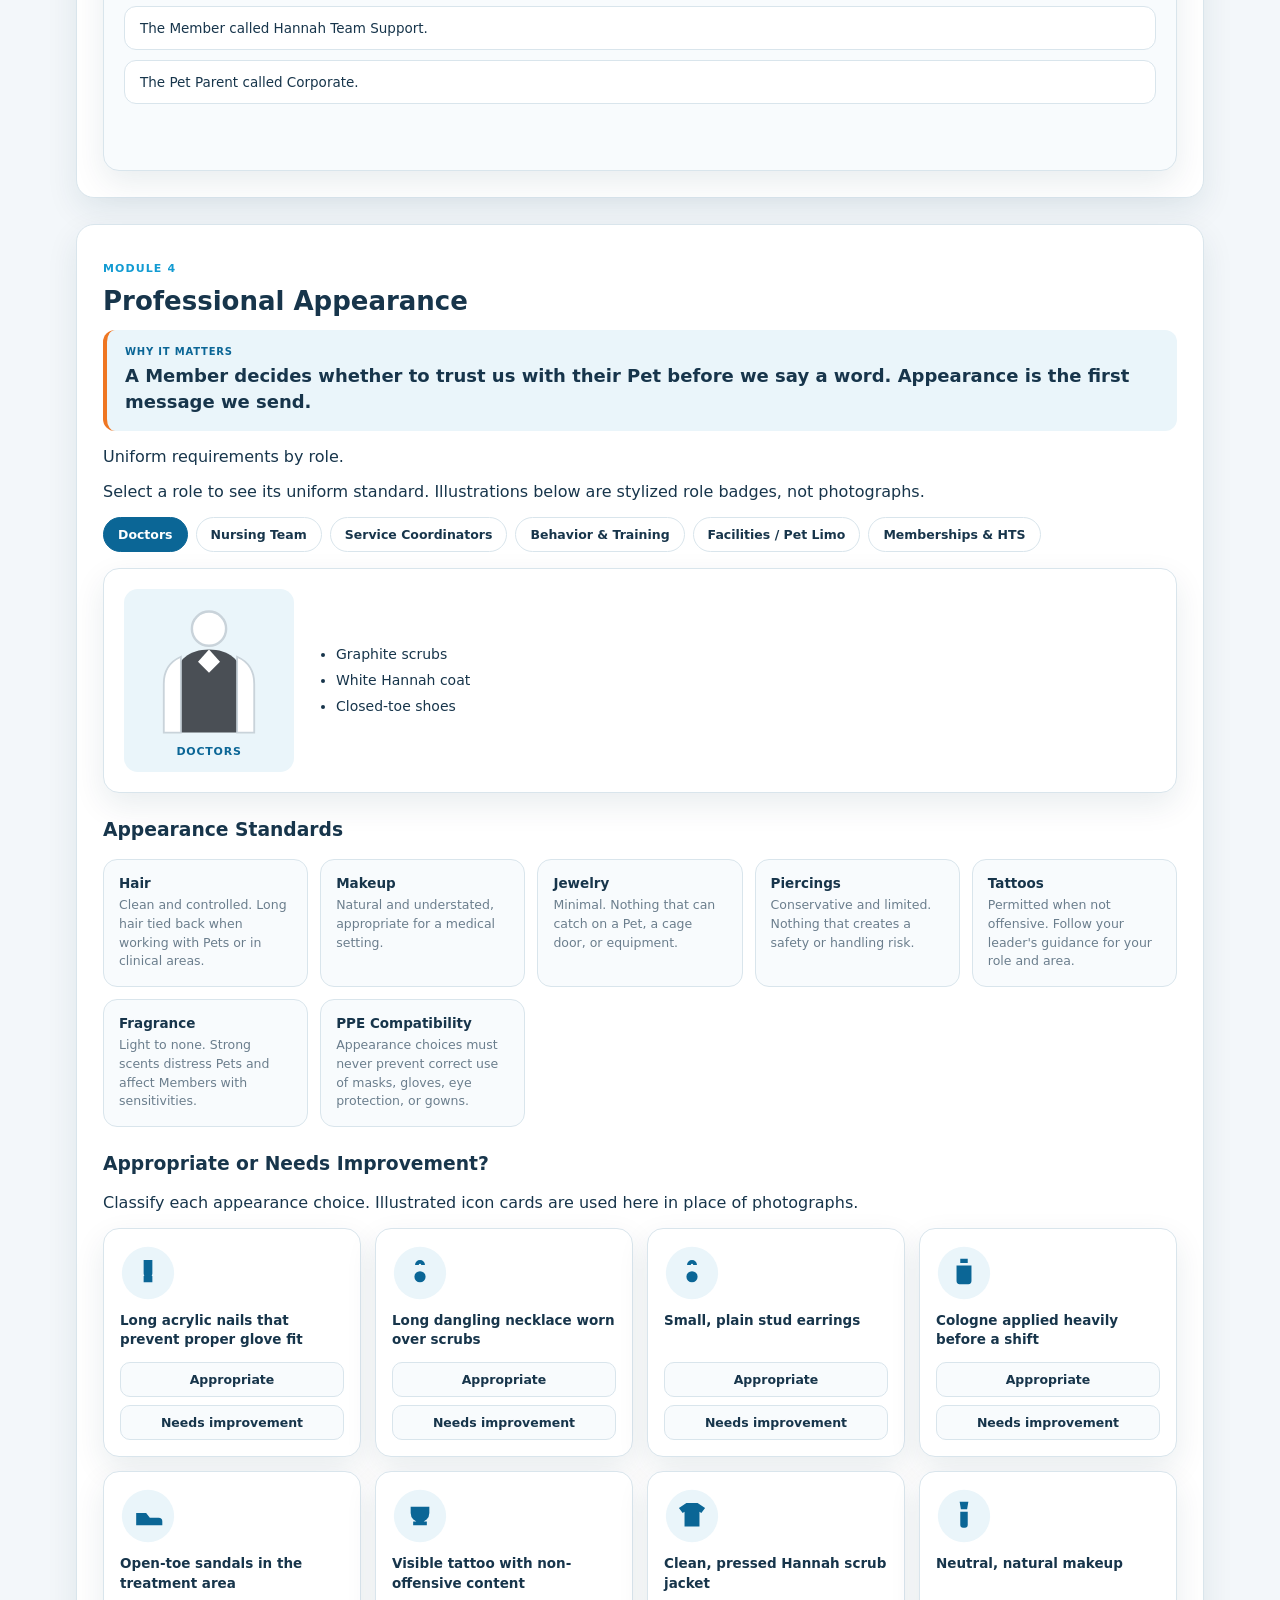
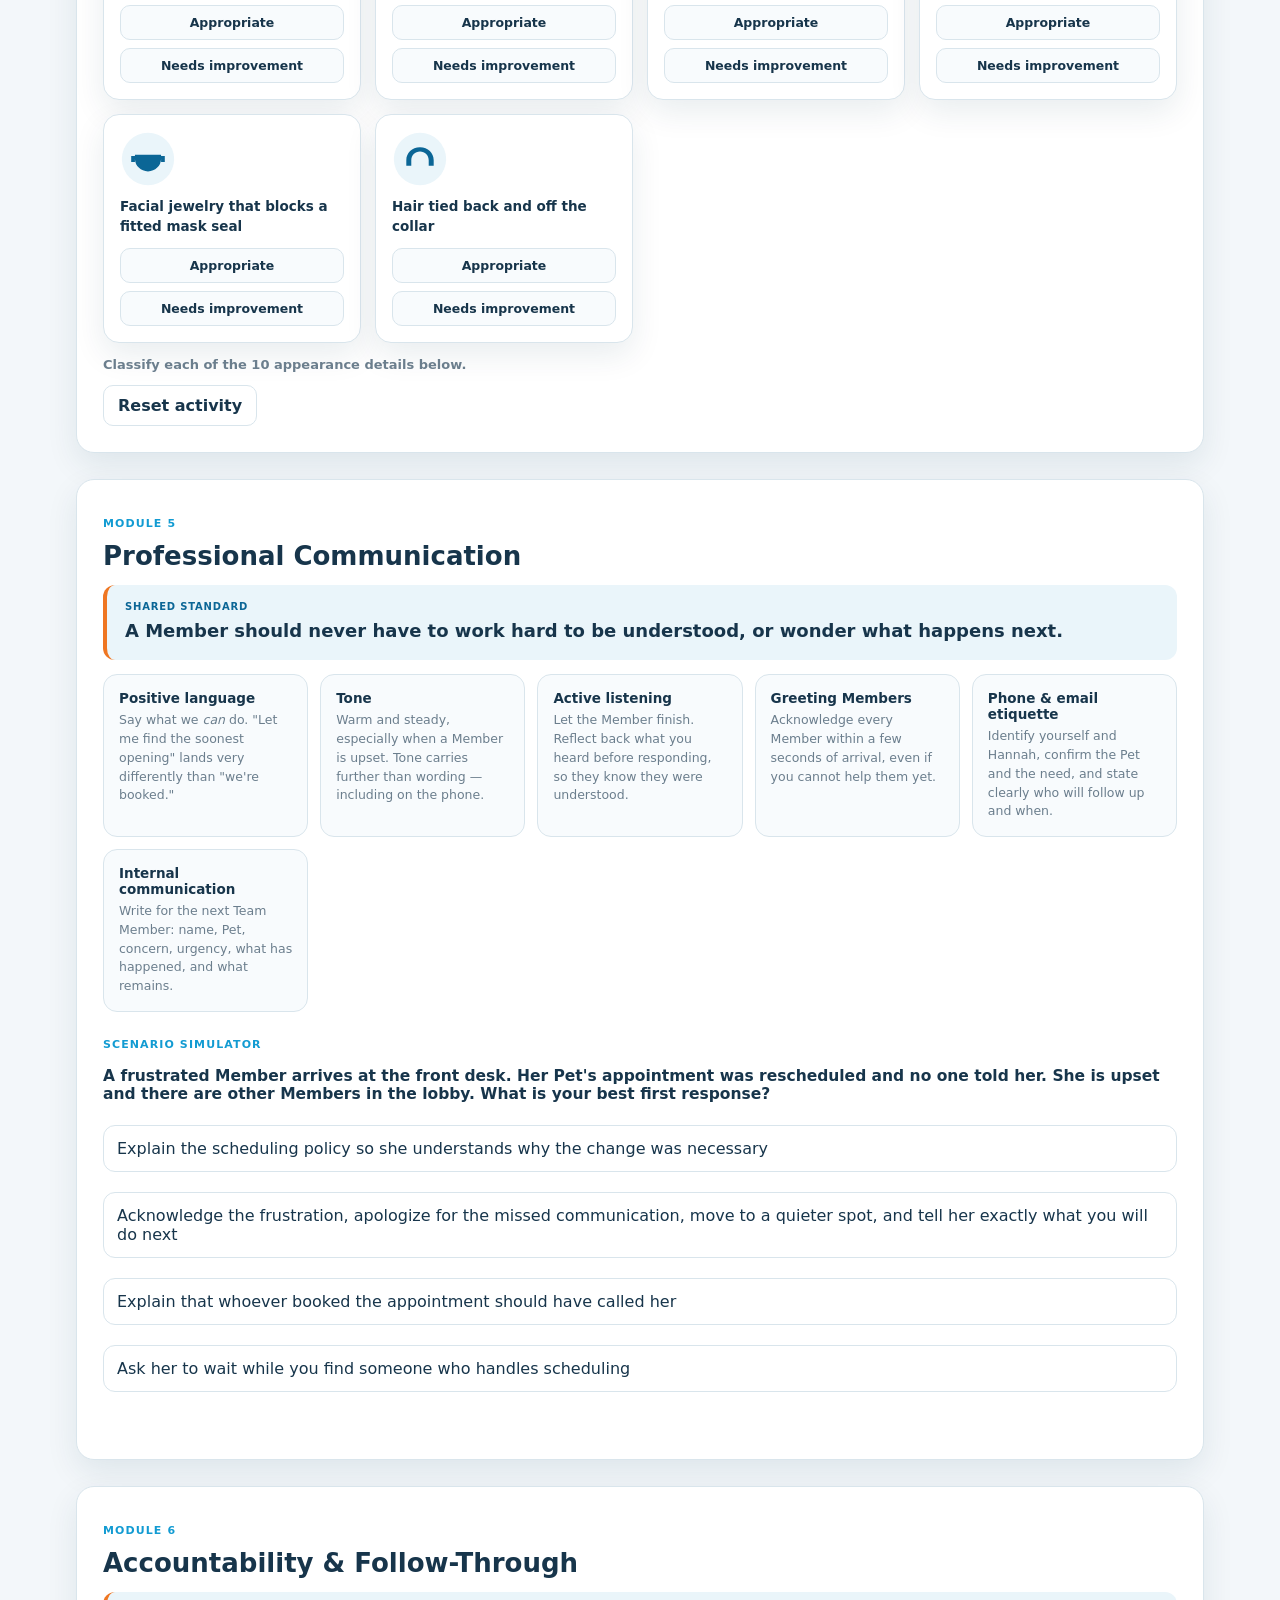
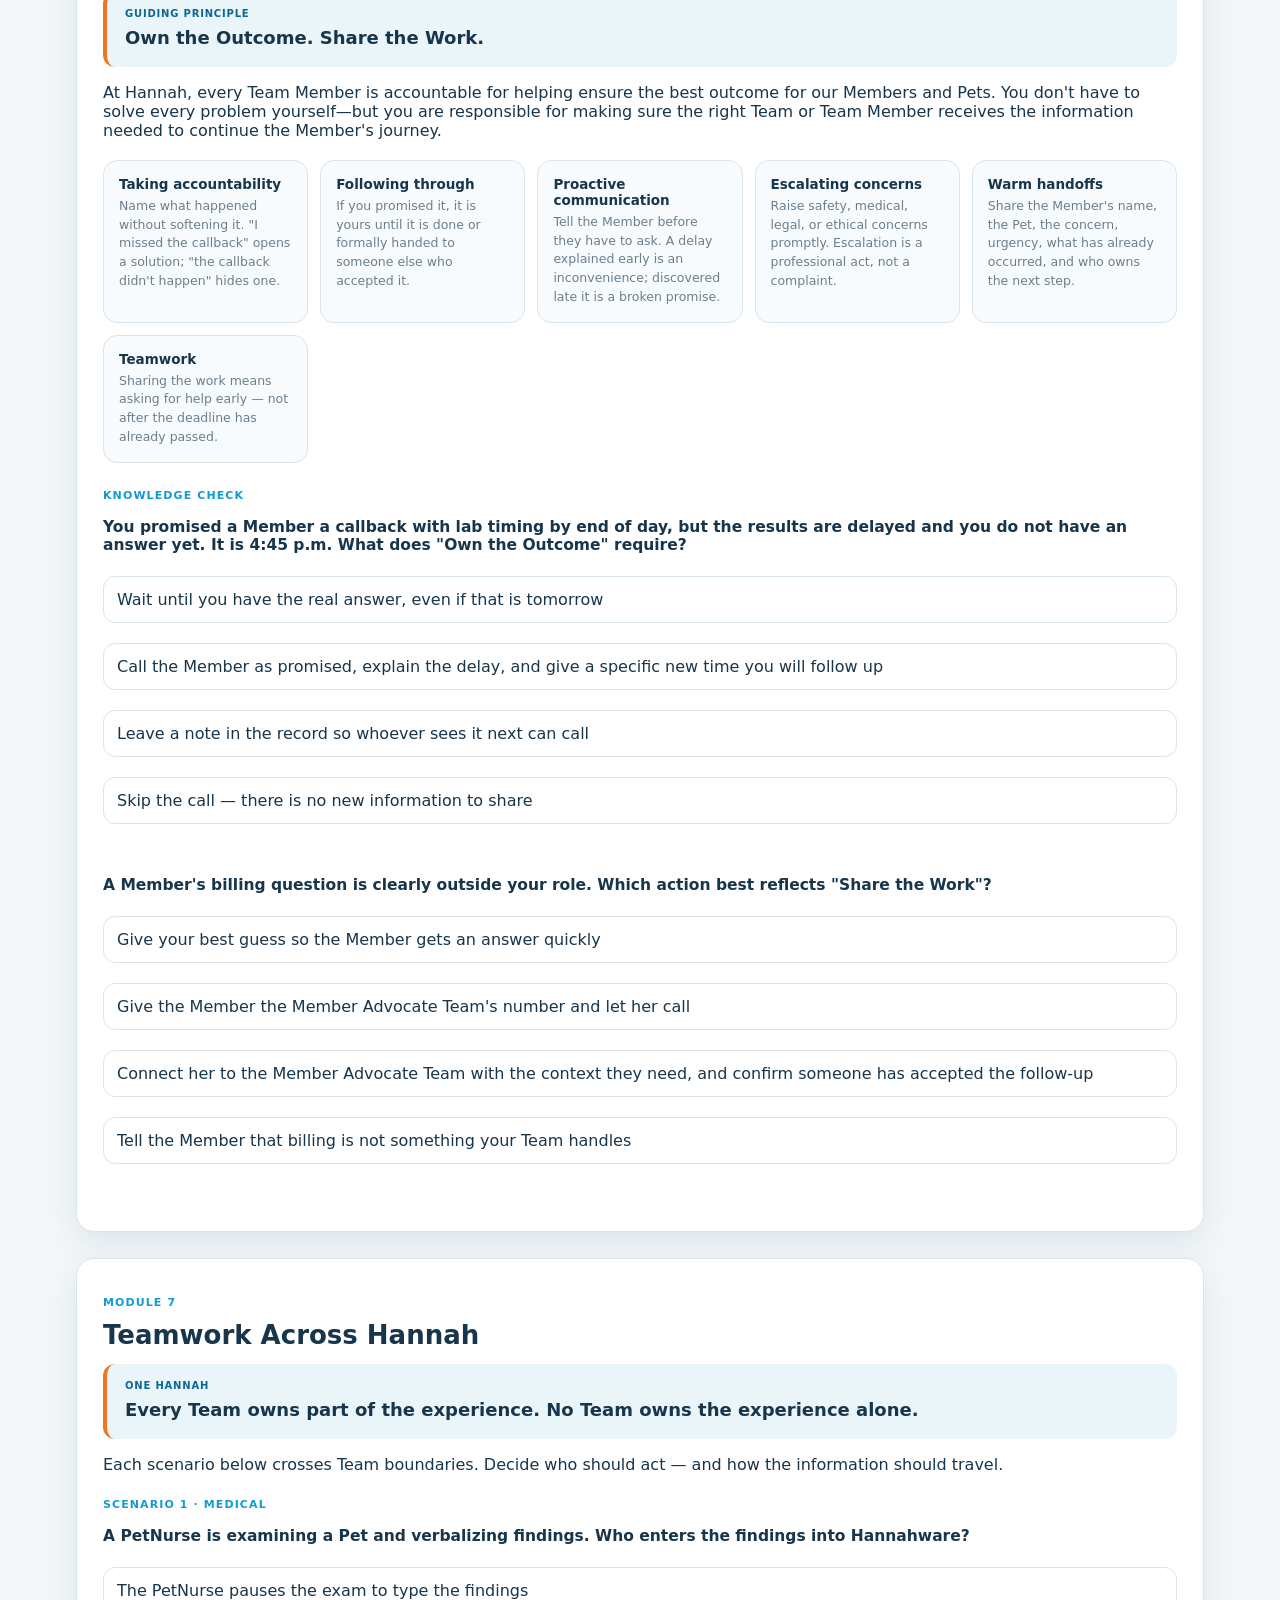
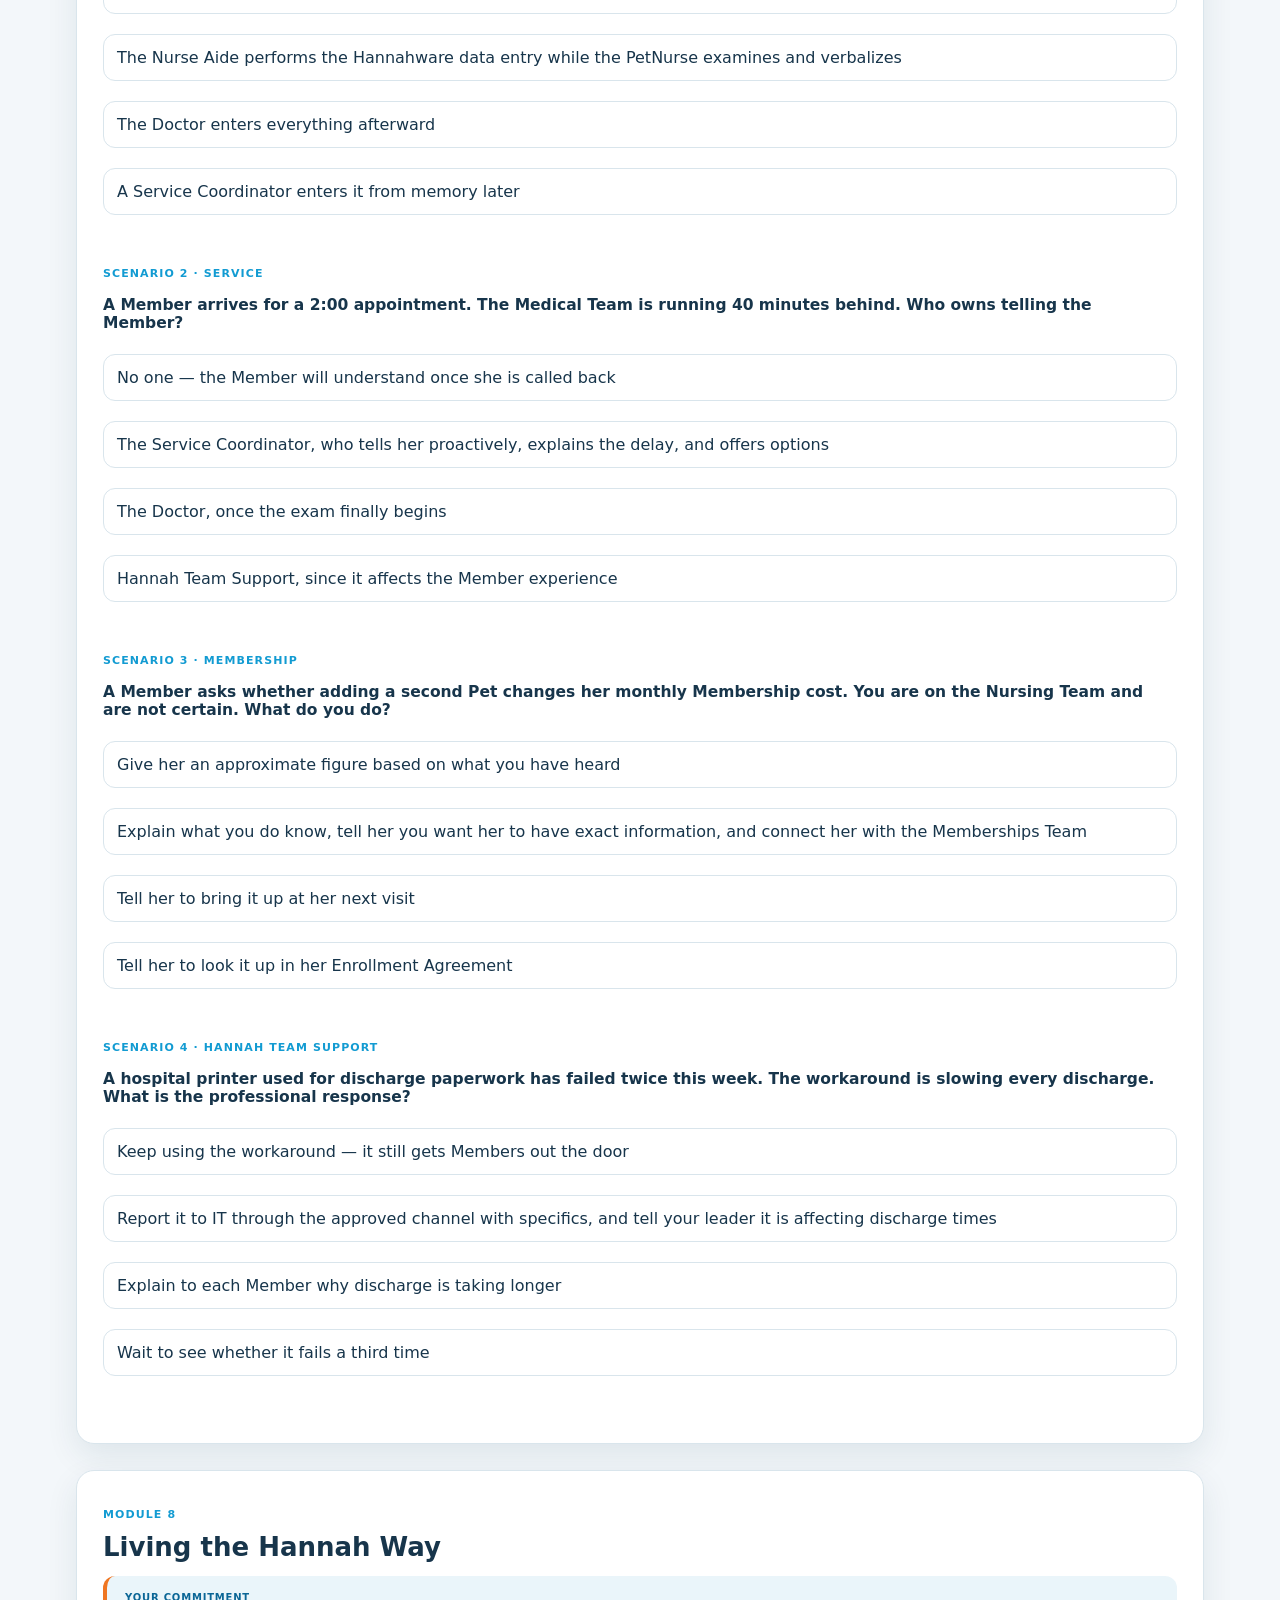
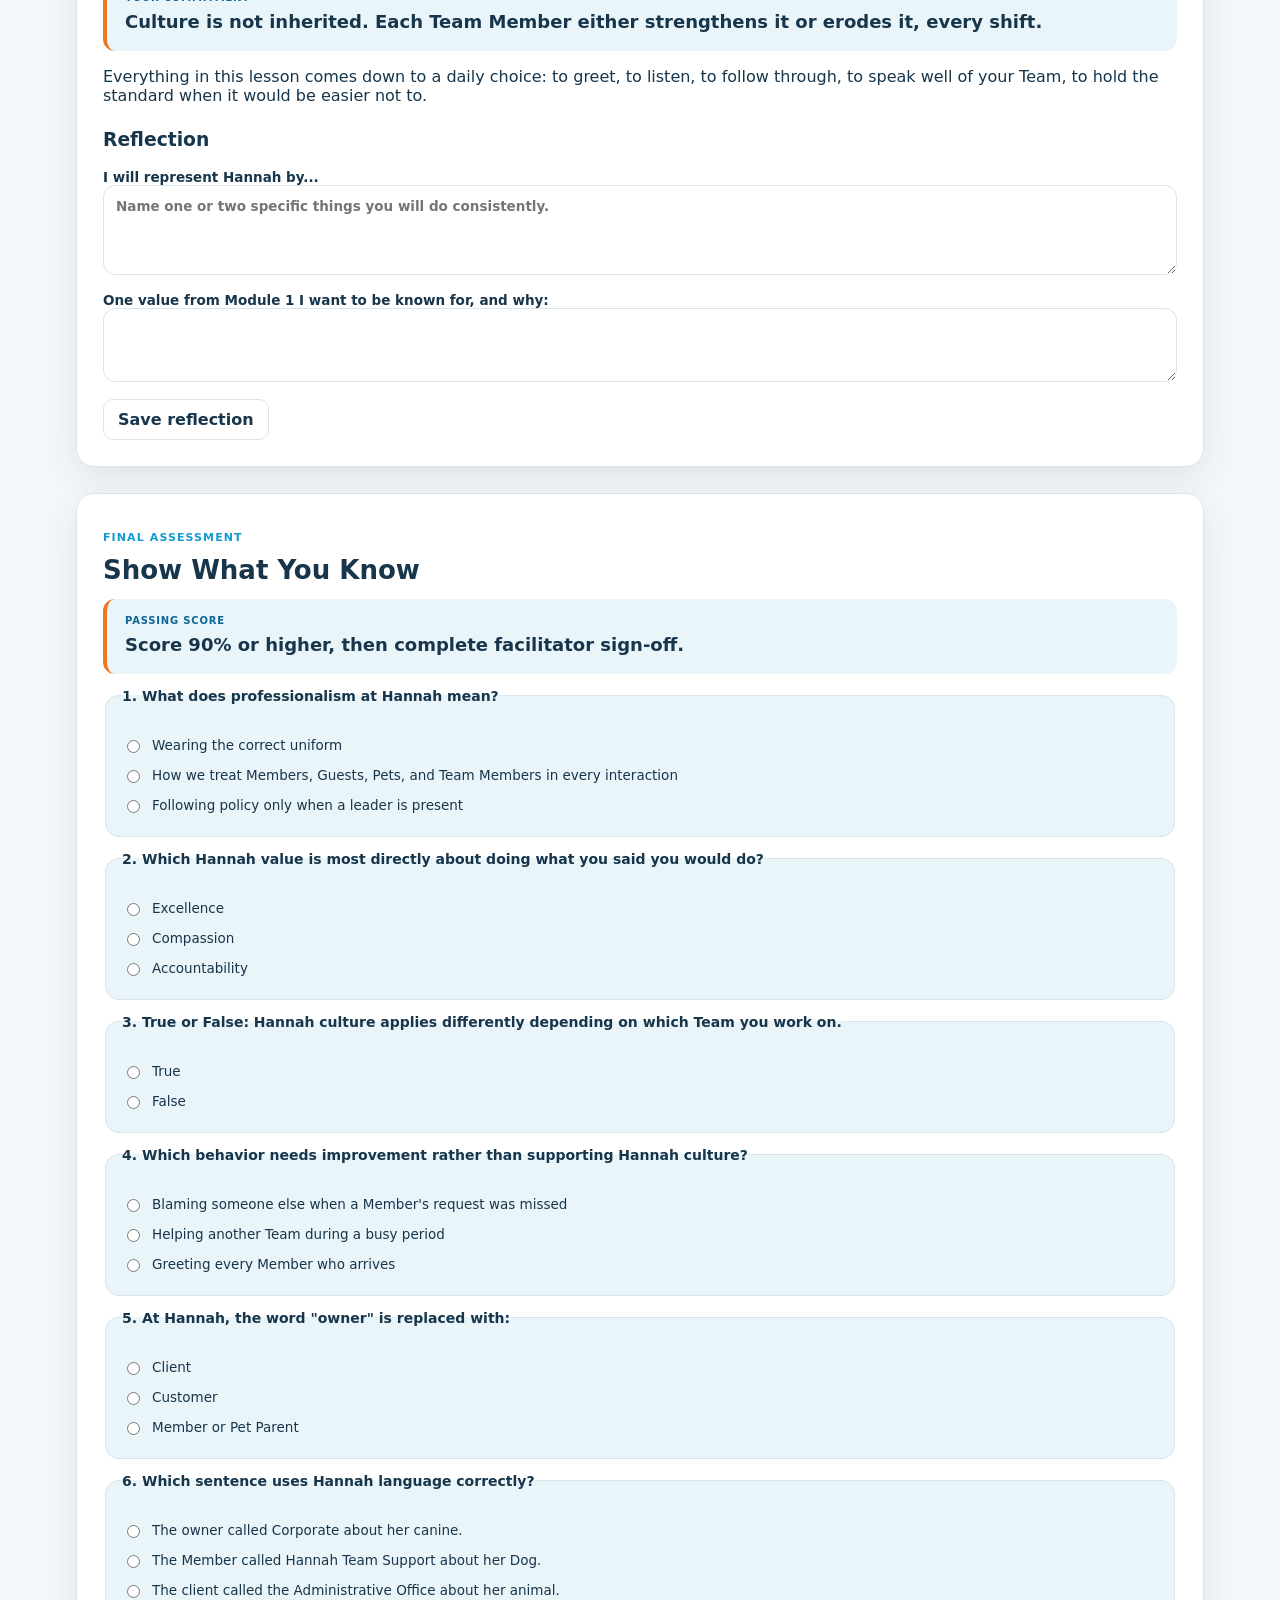
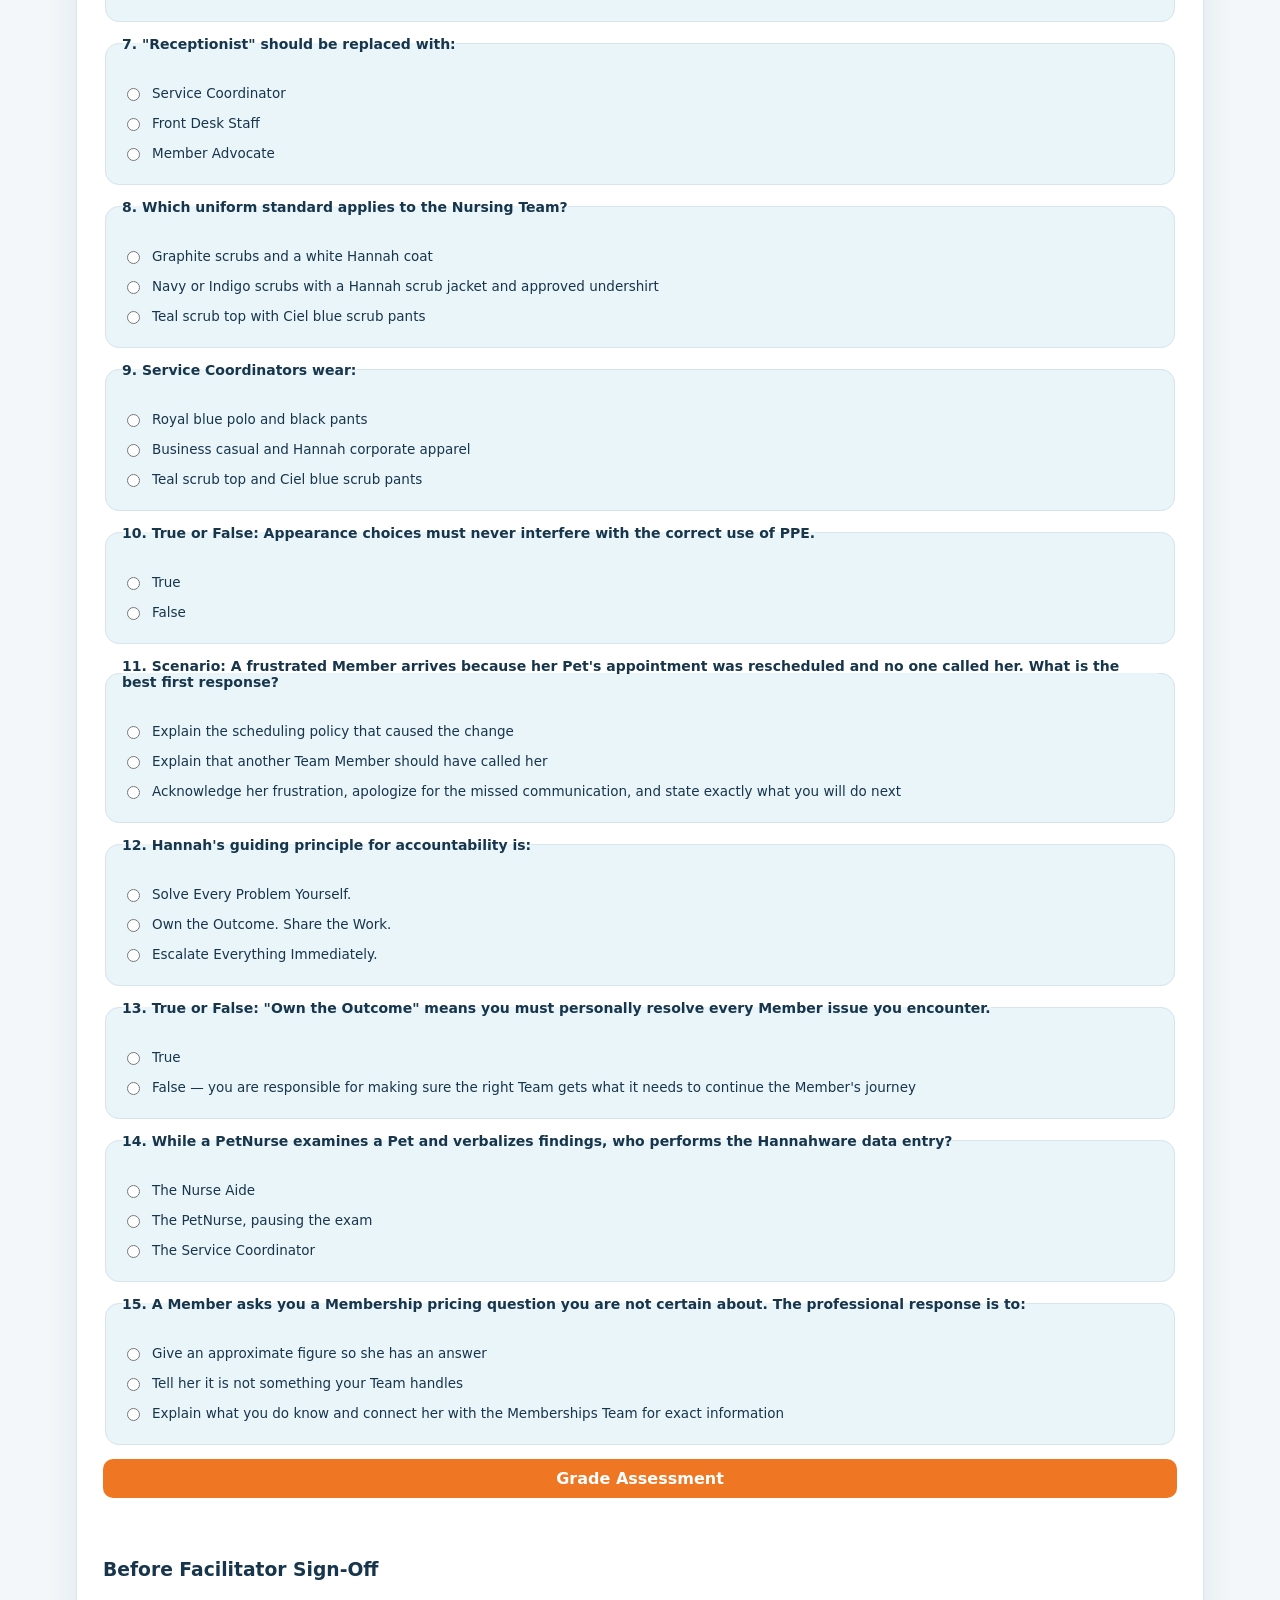
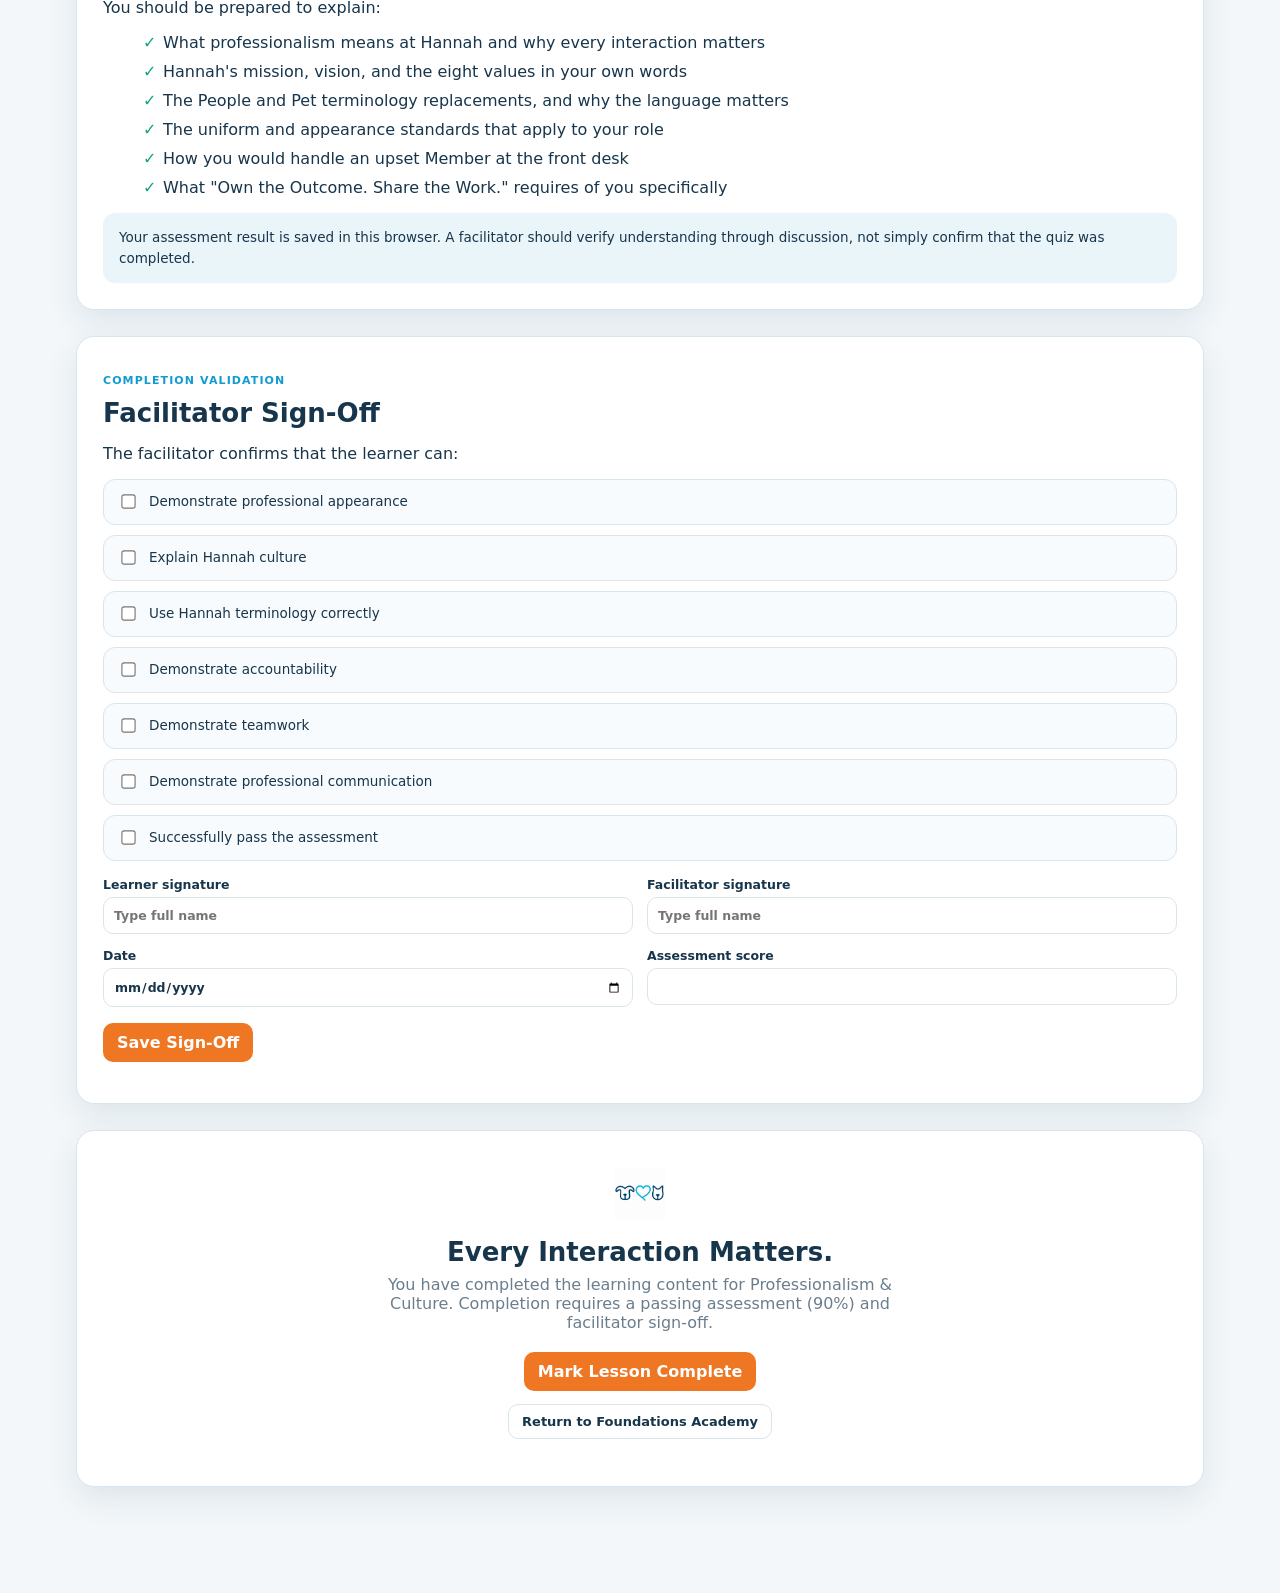
<file: academies/foundations/course-4/index.html>
<!doctype html>
<html lang="en">
<head>
  <meta charset="utf-8">
  <meta name="viewport" content="width=device-width, initial-scale=1">
  <meta name="description" content="Hannah Learning System Foundations Lesson 4 — Professionalism &amp; Culture">
  <title>Hannah Learning System™ — Professionalism &amp; Culture</title>
  <link rel="icon" href="assets/hph-favicon.png">
  <link rel="stylesheet" href="../../../assets/styles.css">
  <link rel="stylesheet" href="styles.css">
</head>
<body>

  <header class="l3-header">
    <div class="brand-block">
      <img class="brand-logo" src="assets/hannah-logo.png" alt="Hannah Pet Hospital">
      <div class="brand-copy">
        <span>Hannah Learning System™</span>
        <strong>Foundations Academy · Lesson 4</strong>
      </div>
    </div>
    <a class="l3-back" href="../../../index.html#foundationsAcademy">← Foundations Academy</a>
  </header>

  <nav class="l3-nav" aria-label="Lesson sections">
    <a href="#objectives">Objectives</a>
    <a href="#module-1">1 · Culture</a>
    <a href="#module-2">2 · Mission &amp; Values</a>
    <a href="#module-3">3 · Language</a>
    <a href="#module-4">4 · Appearance</a>
    <a href="#module-5">5 · Communication</a>
    <a href="#module-6">6 · Accountability</a>
    <a href="#module-7">7 · Teamwork</a>
    <a href="#module-8">8 · The Hannah Way</a>
    <a href="#assessment">Assessment</a>
    <a href="#signoff">Sign-Off</a>
  </nav>

  <main class="l3-shell">

    <section class="foundations-hero">
      <div>
        <span class="eyebrow light">Foundations Academy · Lesson 4</span>
        <h1>Professionalism &amp; Culture</h1>
        <p>Culture is not a poster on a wall. It is the sum of every choice a Team Member makes in front of a Member, a Guest, a Pet, and each other.</p>
      </div>
      <div class="foundation-summary">
        <span>Estimated time</span>
        <strong>45–60<span style="font-size:1rem;font-weight:700"> min</span></strong>
        <span>Includes value flip cards, a Hannah Translator game, a role-based uniform guide, scenario coaching, a final assessment, and facilitator sign-off.</span>
      </div>
    </section>

    <section id="objectives" class="l3-section panel l3-section-inner">
      <p class="eyebrow">Lesson objectives</p>
      <h2>By the end of this lesson, you will be able to:</h2>
      <ul class="l2-obj-list">
        <li>Explain what professionalism means at Hannah and why every interaction matters.</li>
        <li>Describe Hannah's culture, mission, vision, and values in your own words.</li>
        <li>Use Hannah language and terminology correctly when speaking with Members and Team Members.</li>
        <li>Meet the professional appearance standards that apply to your role.</li>
        <li>Communicate professionally in person, by phone, by email, and with your Team.</li>
        <li>Demonstrate accountability and follow-through on the commitments you make.</li>
        <li>Contribute to teamwork across Medical, Service, Membership, and Hannah Team Support.</li>
      </ul>
      <div class="callout-box" style="margin-top:18px"><strong>Prerequisites:</strong> Lessons 1–3 of the Foundations Academy. This lesson assumes you already understand the Hannah model, Total Lifetime Care®, and how Hannah locations and Teams fit together.</div>
    </section>

    <!-- ============ MODULE 1 ============ -->
    <section id="module-1" class="l3-section panel l3-section-inner">
      <p class="l3-module-kicker">Module 1</p>
      <h2>Living the Hannah Culture</h2>
      <div class="truth-block">
        <span>Every Interaction Matters</span>
        <blockquote>Professionalism at Hannah is not a dress code or a script. It is how we treat Members, Guests, Pets, and one another — every time, including when no one is watching.</blockquote>
      </div>

      <p class="l3-lede">Culture is carried by people, not documents.</p>
      <p>A Member forms an impression of Hannah in the first few seconds of an interaction, and that impression is built from small things: whether someone made eye contact, whether a phone was answered warmly, whether a promised call actually happened, whether two Team Members spoke about each other with respect within earshot.</p>
      <p>Every Hannah role — Medical, Service, Membership, Behavior &amp; Training, Facilities, Hannah Team Support — carries the same culture. The tasks differ. The standard does not.</p>

      <h3 style="margin-top:24px">The Eight Values in Practice</h3>
      <p>Select each value to see how it shows up in day-to-day work.</p>
      <div class="l4-flip-grid" data-flip-group="values">
        <button type="button" class="l4-flip-card" aria-expanded="false">
          <span class="l4-flip-front"><span class="l4-flip-label">Compassion</span><span class="l4-flip-hint">Reveal</span></span>
          <span class="l4-flip-back">We treat every Pet as though they were our own and every Member as someone carrying real worry. Compassion means slowing down enough to notice what a person actually needs.</span>
        </button>
        <button type="button" class="l4-flip-card" aria-expanded="false">
          <span class="l4-flip-front"><span class="l4-flip-label">Accountability</span><span class="l4-flip-hint">Reveal</span></span>
          <span class="l4-flip-back">We do what we said we would do, and when something goes wrong we name it early rather than hoping it goes unnoticed. Accountability protects Members from our internal complexity.</span>
        </button>
        <button type="button" class="l4-flip-card" aria-expanded="false">
          <span class="l4-flip-front"><span class="l4-flip-label">Respect</span><span class="l4-flip-hint">Reveal</span></span>
          <span class="l4-flip-back">We speak to and about every Team Member as a professional. Respect includes how we discuss other Teams and other locations when the Member is not in the room.</span>
        </button>
        <button type="button" class="l4-flip-card" aria-expanded="false">
          <span class="l4-flip-front"><span class="l4-flip-label">Ownership</span><span class="l4-flip-hint">Reveal</span></span>
          <span class="l4-flip-back">When a Member's need lands in front of us, it becomes ours to route correctly — even if the answer belongs to another Team. Ownership is the opposite of "that's not my department."</span>
        </button>
        <button type="button" class="l4-flip-card" aria-expanded="false">
          <span class="l4-flip-front"><span class="l4-flip-label">Communication</span><span class="l4-flip-hint">Reveal</span></span>
          <span class="l4-flip-back">We share what the next person needs before they have to ask for it. Clear, timely, documented communication is what makes one connected Hannah possible.</span>
        </button>
        <button type="button" class="l4-flip-card" aria-expanded="false">
          <span class="l4-flip-front"><span class="l4-flip-label">Integrity</span><span class="l4-flip-hint">Reveal</span></span>
          <span class="l4-flip-back">We tell Members the truth about what we know, what we do not know, and what we need to verify. Integrity means our documentation matches what actually happened.</span>
        </button>
        <button type="button" class="l4-flip-card" aria-expanded="false">
          <span class="l4-flip-front"><span class="l4-flip-label">Teamwork</span><span class="l4-flip-hint">Reveal</span></span>
          <span class="l4-flip-back">We step toward the work that needs doing rather than waiting to be asked. A Team Member who helps another Team is not doing extra — they are doing the job.</span>
        </button>
        <button type="button" class="l4-flip-card" aria-expanded="false">
          <span class="l4-flip-front"><span class="l4-flip-label">Excellence</span><span class="l4-flip-hint">Reveal</span></span>
          <span class="l4-flip-back">We hold the same standard on a quiet Tuesday as on our busiest day. Excellence is consistency, not intensity.</span>
        </button>
      </div>
      <p class="l4-flip-progress" data-flip-progress="values" aria-live="polite"></p>

      <p class="l3-module-kicker" style="margin-top:26px">Knowledge check</p>
      <p class="check-prompt">Two Team Members are discussing a difficult Member in the lobby, where other Members can hear them. Which value is most directly at risk?</p>
      <div class="choice-grid" data-answer="respect">
        <button class="decision-option" data-choice="excellence">Excellence</button>
        <button class="decision-option" data-choice="respect">Respect — including how we speak about Members and Team Members when they are not part of the conversation</button>
        <button class="decision-option" data-choice="none">None — a lobby conversation is informal</button>
        <button class="decision-option" data-choice="teamwork">Teamwork</button>
      </div>
      <p class="choice-status" aria-live="polite"></p>
    </section>

    <!-- ============ MODULE 2 ============ -->
    <section id="module-2" class="l3-section panel l3-section-inner">
      <p class="l3-module-kicker">Module 2</p>
      <h2>Hannah Culture</h2>
      <div class="truth-block">
        <span>Shared standard</span>
        <blockquote>Culture is what we do consistently — not what we intend to do.</blockquote>
      </div>

      <div class="info-grid">
        <article class="info-card"><strong>Mission</strong><p>To provide Total Lifetime Care® for Pets through a Membership model that makes proactive, preventive veterinary care accessible and continuous.</p></article>
        <article class="info-card"><strong>Vision</strong><p>A world where every Pet receives lifelong care from a Team that knows them, and no Member has to choose between their Pet's health and their finances.</p></article>
        <article class="info-card"><strong>Values</strong><p>Compassion, Accountability, Respect, Ownership, Communication, Integrity, Teamwork, and Excellence — applied by every role, in every location.</p></article>
        <article class="info-card"><strong>One Hannah</strong><p>Members should experience one connected organization regardless of which location or Team serves them. Internal structure is never the Member's problem to solve.</p></article>
        <article class="info-card"><strong>Continuous Improvement</strong><p>We expect to get better. Raising a concern, suggesting a change, or admitting a mistake is treated as contribution, not criticism.</p></article>
        <article class="info-card"><strong>Member Experience</strong><p>Every touchpoint — a phone call, an arrival, a discharge, a follow-up — is part of one experience that we own together.</p></article>
      </div>

      <h3 style="margin-top:26px">Does This Support Our Culture?</h3>
      <p>Select a behavior, then choose the column it belongs in. Each choice is graded immediately.</p>
      <div class="l4-sorter" data-sorter="culture">
        <p class="l4-sort-pool-label">Behaviors to classify</p>
        <div class="l4-sort-pool">
          <button type="button" class="l4-sort-item" data-item="helping" data-bucket="supports">Helping another Team</button>
          <button type="button" class="l4-sort-item" data-item="phone" data-bucket="improve">Ignoring a ringing phone</button>
          <button type="button" class="l4-sort-item" data-item="follow" data-bucket="supports">Following through</button>
          <button type="button" class="l4-sort-item" data-item="blame" data-bucket="improve">Blaming someone else</button>
          <button type="button" class="l4-sort-item" data-item="greeting" data-bucket="supports">Greeting every Member</button>
          <button type="button" class="l4-sort-item" data-item="ownership" data-bucket="supports">Taking ownership</button>
        </div>
        <div class="l4-sort-zones">
          <div class="l4-sort-zone" data-zone="supports" role="button" tabindex="0">
            <strong>Supports Hannah Culture</strong>
            <div class="l4-sort-zone-items"></div>
          </div>
          <div class="l4-sort-zone" data-zone="improve" role="button" tabindex="0">
            <strong>Needs Improvement</strong>
            <div class="l4-sort-zone-items"></div>
          </div>
        </div>
        <p class="l4-sort-status" aria-live="polite"></p>
        <button type="button" class="secondary l4-sort-reset">Reset activity</button>
      </div>
    </section>

    <!-- ============ MODULE 3 ============ -->
    <section id="module-3" class="l3-section panel l3-section-inner">
      <p class="l3-module-kicker">Module 3</p>
      <h2>The Hannah Language</h2>
      <div class="truth-block">
        <span>Why words matter</span>
        <blockquote>The words we choose tell a Member whether they are a customer being processed or a partner in their Pet's lifelong care.</blockquote>
      </div>

      <div class="info-grid">
        <article class="info-card"><strong>Compassion</strong><p>"Member" and "Pet Parent" acknowledge a relationship. "Owner" and "client" describe a transaction.</p></article>
        <article class="info-card"><strong>Consistency</strong><p>When every Team uses the same words, a Member hears one organization instead of several.</p></article>
        <article class="info-card"><strong>Professionalism</strong><p>Precise language signals that we are careful — with words, and therefore with Pets.</p></article>
        <article class="info-card"><strong>Brand Identity</strong><p>Hannah terminology is part of what makes Hannah recognizable and distinct from traditional practices.</p></article>
      </div>

      <h3 style="margin-top:26px">People Terms</h3>
      <div class="l4-term-grid">
        <article class="l4-term-card"><span class="l4-term-old">Owner</span><span class="l4-term-arrow">→</span><span class="l4-term-new">Member</span></article>
        <article class="l4-term-card"><span class="l4-term-old">Owner</span><span class="l4-term-arrow">→</span><span class="l4-term-new">Pet Parent</span></article>
        <article class="l4-term-card"><span class="l4-term-old">Patient Owner</span><span class="l4-term-arrow">→</span><span class="l4-term-new">Member or Guest</span></article>
        <article class="l4-term-card"><span class="l4-term-old">Client</span><span class="l4-term-arrow">→</span><span class="l4-term-new">Member</span></article>
        <article class="l4-term-card"><span class="l4-term-old">Employee</span><span class="l4-term-arrow">→</span><span class="l4-term-new">Team Member</span></article>
        <article class="l4-term-card"><span class="l4-term-old">Staff</span><span class="l4-term-arrow">→</span><span class="l4-term-new">Team Member</span></article>
        <article class="l4-term-card"><span class="l4-term-old">Corporate</span><span class="l4-term-arrow">→</span><span class="l4-term-new">Hannah Team Support (HTS)</span></article>
        <article class="l4-term-card"><span class="l4-term-old">Administrative Office</span><span class="l4-term-arrow">→</span><span class="l4-term-new">Hannah Team Support (HTS)</span></article>
        <article class="l4-term-card"><span class="l4-term-old">Department</span><span class="l4-term-arrow">→</span><span class="l4-term-new">Team</span></article>
        <article class="l4-term-card"><span class="l4-term-old">Receptionist</span><span class="l4-term-arrow">→</span><span class="l4-term-new">Service Coordinator</span></article>
      </div>

      <h3 style="margin-top:26px">Pet Terms</h3>
      <div class="l4-term-grid">
        <article class="l4-term-card"><span class="l4-term-old">Animal</span><span class="l4-term-arrow">→</span><span class="l4-term-new">Pet</span></article>
        <article class="l4-term-card"><span class="l4-term-old">Animal</span><span class="l4-term-arrow">→</span><span class="l4-term-new">Hannah Pet</span></article>
        <article class="l4-term-card"><span class="l4-term-old">Rabbit</span><span class="l4-term-arrow">→</span><span class="l4-term-new">Bunny</span></article>
        <article class="l4-term-card"><span class="l4-term-old">Canine</span><span class="l4-term-arrow">→</span><span class="l4-term-new">Dog</span></article>
        <article class="l4-term-card"><span class="l4-term-old">Feline</span><span class="l4-term-arrow">→</span><span class="l4-term-new">Cat</span></article>
      </div>

      <h3 style="margin-top:26px">Other Hannah Terms</h3>
      <div class="l4-glossary-grid">
        <article class="l4-glossary-card"><h4>Total Lifetime Care®</h4><p>Hannah's model of continuous, proactive care for a Pet across every life stage rather than episodic treatment when illness appears.</p></article>
        <article class="l4-glossary-card"><h4>Hannah Membership</h4><p>The Membership that gives a Member access to Total Lifetime Care® for their Pet, including exams, preventive care, and medical guidance.</p></article>
        <article class="l4-glossary-card"><h4>Hannah Team Support (HTS)</h4><p>Centralized support functions — Finance, Team Resources, IT, Marketing, Memberships, Facilities — that help the whole organization operate consistently.</p></article>
        <article class="l4-glossary-card"><h4>Hannah Help Line</h4><p>Phone support that helps Members identify urgency, answers questions, and connects them with the correct Hannah resource.</p></article>
        <article class="l4-glossary-card"><h4>HE1</h4><p>The Hannah Portland location.</p></article>
        <article class="l4-glossary-card"><h4>HE2</h4><p>The Hannah Tigard location, including 24/7 emergency operations.</p></article>
        <article class="l4-glossary-card"><h4>MAT</h4><p>The Member Advocate Team — the Team that supports Member concerns, plan changes, and billing questions.</p></article>
        <article class="l4-glossary-card"><h4>Enrollment Agreement</h4><p>The agreement a Member completes when enrolling a Pet in Hannah Membership.</p></article>
        <article class="l4-glossary-card"><h4>Pet Parent</h4><p>An alternative to "Member" that emphasizes the caregiving relationship between a person and their Pet.</p></article>
        <article class="l4-glossary-card"><h4>Hannah Pet</h4><p>A Pet enrolled in Hannah Membership.</p></article>
        <article class="l4-glossary-card"><h4>Team Resources</h4><p>Hannah's term for the Team that supports Team Members — hiring, payroll, benefits, and workplace questions.</p></article>
      </div>

      <h3 style="margin-top:26px">The Hannah Translator</h3>
      <p>Read each everyday phrase and choose the correct Hannah-language version.</p>
      <div class="l4-translator" data-translator="hannah">
        <p class="l4-translator-progress" aria-live="polite"></p>
        <div class="l4-translator-stage">
          <p class="l4-translator-phrase"></p>
          <div class="l4-translator-options"></div>
          <p class="l4-translator-feedback" aria-live="polite"></p>
        </div>
        <div class="l4-translator-actions">
          <button type="button" class="secondary l4-translator-next" hidden>Next phrase</button>
          <button type="button" class="secondary l4-translator-restart" hidden>Play again</button>
        </div>
      </div>
    </section>

    <!-- ============ MODULE 4 ============ -->
    <section id="module-4" class="l3-section panel l3-section-inner">
      <p class="l3-module-kicker">Module 4</p>
      <h2>Professional Appearance</h2>
      <div class="truth-block">
        <span>Why it matters</span>
        <blockquote>A Member decides whether to trust us with their Pet before we say a word. Appearance is the first message we send.</blockquote>
      </div>

      <p class="l3-lede">Uniform requirements by role.</p>
      <p>Select a role to see its uniform standard. Illustrations below are stylized role badges, not photographs.</p>

      <div class="l4-role-guide" data-role-guide="uniforms">
        <div class="l4-role-tabs" role="tablist" aria-label="Roles">
          <button type="button" class="l4-role-tab" role="tab" data-role="doctors" aria-selected="false">Doctors</button>
          <button type="button" class="l4-role-tab" role="tab" data-role="nursing" aria-selected="false">Nursing Team</button>
          <button type="button" class="l4-role-tab" role="tab" data-role="service" aria-selected="false">Service Coordinators</button>
          <button type="button" class="l4-role-tab" role="tab" data-role="behavior" aria-selected="false">Behavior &amp; Training</button>
          <button type="button" class="l4-role-tab" role="tab" data-role="facilities" aria-selected="false">Facilities / Pet Limo</button>
          <button type="button" class="l4-role-tab" role="tab" data-role="hts" aria-selected="false">Memberships &amp; HTS</button>
        </div>

        <div class="l4-role-panel" data-role-panel="doctors" role="tabpanel" hidden>
          <div class="l4-uniform-badge" style="--l4-uniform:#4a4f55;--l4-uniform2:#ffffff">
            <svg viewBox="0 0 90 110" role="img" aria-label="Illustrated badge: graphite scrubs with a white Hannah coat">
              <circle cx="45" cy="21" r="14" fill="var(--l4-uniform2)" stroke="#c9d3da" stroke-width="2"/>
              <path d="M45 38c-16 0-27 9-27 22v46h54V60c0-13-11-22-27-22z" fill="var(--l4-uniform)"/>
              <path d="M22 44c-9 4-14 12-14 22v40h14V44zM68 44c9 4 14 12 14 22v40H68V44z" fill="var(--l4-uniform2)" stroke="#c9d3da" stroke-width="1.5"/>
              <path d="M45 38l-9 10 9 9 9-9-9-10z" fill="var(--l4-uniform2)"/>
            </svg>
            <span>Doctors</span>
          </div>
          <ul class="l4-uniform-list">
            <li>Graphite scrubs</li>
            <li>White Hannah coat</li>
            <li>Closed-toe shoes</li>
          </ul>
        </div>

        <div class="l4-role-panel" data-role-panel="nursing" role="tabpanel" hidden>
          <div class="l4-uniform-badge" style="--l4-uniform:#1f3a63;--l4-uniform2:#2f5896">
            <svg viewBox="0 0 90 110" role="img" aria-label="Illustrated badge: navy indigo scrubs with a Hannah scrub jacket">
              <circle cx="45" cy="21" r="14" fill="#f0f5f8" stroke="#c9d3da" stroke-width="2"/>
              <path d="M45 38c-16 0-27 9-27 22v46h54V60c0-13-11-22-27-22z" fill="var(--l4-uniform)"/>
              <path d="M22 44c-9 4-14 12-14 22v40h14V44zM68 44c9 4 14 12 14 22v40H68V44z" fill="var(--l4-uniform2)"/>
              <path d="M38 38h14l-7 16-7-16z" fill="var(--l4-uniform2)"/>
            </svg>
            <span>Nursing Team</span>
          </div>
          <ul class="l4-uniform-list">
            <li>Navy or Indigo scrubs</li>
            <li>Hannah scrub jacket</li>
            <li>Approved undershirt</li>
          </ul>
        </div>

        <div class="l4-role-panel" data-role-panel="service" role="tabpanel" hidden>
          <div class="l4-uniform-badge" style="--l4-uniform:#1a8f8f;--l4-uniform2:#8ec8e8">
            <svg viewBox="0 0 90 110" role="img" aria-label="Illustrated badge: teal scrub top with ciel blue scrub pants">
              <circle cx="45" cy="21" r="14" fill="#f0f5f8" stroke="#c9d3da" stroke-width="2"/>
              <path d="M45 38c-16 0-27 9-27 22v14h54V60c0-13-11-22-27-22z" fill="var(--l4-uniform)"/>
              <path d="M18 74h54v32H18z" fill="var(--l4-uniform2)"/>
              <path d="M22 44c-9 4-14 12-14 22v10h14V44zM68 44c9 4 14 12 14 22v10H68V44z" fill="var(--l4-uniform)"/>
            </svg>
            <span>Service Coordinators</span>
          </div>
          <ul class="l4-uniform-list">
            <li>Teal scrub top</li>
            <li>Ciel blue scrub pants</li>
          </ul>
        </div>

        <div class="l4-role-panel" data-role-panel="behavior" role="tabpanel" hidden>
          <div class="l4-uniform-badge" style="--l4-uniform:#2a5bd7;--l4-uniform2:#22303f">
            <svg viewBox="0 0 90 110" role="img" aria-label="Illustrated badge: royal blue polo with black or navy pants">
              <circle cx="45" cy="21" r="14" fill="#f0f5f8" stroke="#c9d3da" stroke-width="2"/>
              <path d="M45 38c-16 0-27 9-27 22v14h54V60c0-13-11-22-27-22z" fill="var(--l4-uniform)"/>
              <path d="M18 74h54v32H18z" fill="var(--l4-uniform2)"/>
              <path d="M39 38h12v11h-12z" fill="#f0f5f8"/>
            </svg>
            <span>Behavior &amp; Training</span>
          </div>
          <ul class="l4-uniform-list">
            <li>Royal blue polo</li>
            <li>Black or navy pants</li>
          </ul>
        </div>

        <div class="l4-role-panel" data-role-panel="facilities" role="tabpanel" hidden>
          <div class="l4-uniform-badge" style="--l4-uniform:#2a5bd7;--l4-uniform2:#3d4a5c">
            <svg viewBox="0 0 90 110" role="img" aria-label="Illustrated badge: royal blue polo with black, navy, or denim pants">
              <circle cx="45" cy="21" r="14" fill="#f0f5f8" stroke="#c9d3da" stroke-width="2"/>
              <path d="M45 38c-16 0-27 9-27 22v14h54V60c0-13-11-22-27-22z" fill="var(--l4-uniform)"/>
              <path d="M18 74h54v32H18z" fill="var(--l4-uniform2)"/>
              <path d="M18 82h54v3H18zM42 74h6v32h-6z" fill="#5a6b80"/>
            </svg>
            <span>Facilities / Pet Limo</span>
          </div>
          <ul class="l4-uniform-list">
            <li>Royal blue polo</li>
            <li>Black, navy, or denim pants</li>
          </ul>
        </div>

        <div class="l4-role-panel" data-role-panel="hts" role="tabpanel" hidden>
          <div class="l4-uniform-badge" style="--l4-uniform:#0b6696;--l4-uniform2:#26384d">
            <svg viewBox="0 0 90 110" role="img" aria-label="Illustrated badge: business casual with Hannah corporate apparel">
              <circle cx="45" cy="21" r="14" fill="#f0f5f8" stroke="#c9d3da" stroke-width="2"/>
              <path d="M45 38c-16 0-27 9-27 22v46h54V60c0-13-11-22-27-22z" fill="var(--l4-uniform)"/>
              <path d="M36 38l9 12 9-12 8 4-11 14h-12L28 42l8-4z" fill="#f0f5f8"/>
              <path d="M18 78h54v28H18z" fill="var(--l4-uniform2)"/>
            </svg>
            <span>Memberships &amp; HTS</span>
          </div>
          <ul class="l4-uniform-list">
            <li>Business casual</li>
            <li>Hannah corporate apparel</li>
            <li>Dark denim allowed — no holes</li>
          </ul>
        </div>
      </div>

      <h3 style="margin-top:26px">Appearance Standards</h3>
      <div class="info-grid">
        <article class="info-card"><strong>Hair</strong><p>Clean and controlled. Long hair tied back when working with Pets or in clinical areas.</p></article>
        <article class="info-card"><strong>Makeup</strong><p>Natural and understated, appropriate for a medical setting.</p></article>
        <article class="info-card"><strong>Jewelry</strong><p>Minimal. Nothing that can catch on a Pet, a cage door, or equipment.</p></article>
        <article class="info-card"><strong>Piercings</strong><p>Conservative and limited. Nothing that creates a safety or handling risk.</p></article>
        <article class="info-card"><strong>Tattoos</strong><p>Permitted when not offensive. Follow your leader's guidance for your role and area.</p></article>
        <article class="info-card"><strong>Fragrance</strong><p>Light to none. Strong scents distress Pets and affect Members with sensitivities.</p></article>
        <article class="info-card"><strong>PPE Compatibility</strong><p>Appearance choices must never prevent correct use of masks, gloves, eye protection, or gowns.</p></article>
      </div>

      <h3 style="margin-top:26px">Appropriate or Needs Improvement?</h3>
      <p>Classify each appearance choice. Illustrated icon cards are used here in place of photographs.</p>
      <div class="l4-classify" data-classify="appearance">
        <div class="l4-classify-grid"></div>
        <p class="l4-classify-status" aria-live="polite"></p>
        <button type="button" class="secondary l4-classify-reset">Reset activity</button>
      </div>
    </section>

    <!-- ============ MODULE 5 ============ -->
    <section id="module-5" class="l3-section panel l3-section-inner">
      <p class="l3-module-kicker">Module 5</p>
      <h2>Professional Communication</h2>
      <div class="truth-block">
        <span>Shared standard</span>
        <blockquote>A Member should never have to work hard to be understood, or wonder what happens next.</blockquote>
      </div>

      <div class="info-grid">
        <article class="info-card"><strong>Positive language</strong><p>Say what we <em>can</em> do. "Let me find the soonest opening" lands very differently than "we're booked."</p></article>
        <article class="info-card"><strong>Tone</strong><p>Warm and steady, especially when a Member is upset. Tone carries further than wording — including on the phone.</p></article>
        <article class="info-card"><strong>Active listening</strong><p>Let the Member finish. Reflect back what you heard before responding, so they know they were understood.</p></article>
        <article class="info-card"><strong>Greeting Members</strong><p>Acknowledge every Member within a few seconds of arrival, even if you cannot help them yet.</p></article>
        <article class="info-card"><strong>Phone &amp; email etiquette</strong><p>Identify yourself and Hannah, confirm the Pet and the need, and state clearly who will follow up and when.</p></article>
        <article class="info-card"><strong>Internal communication</strong><p>Write for the next Team Member: name, Pet, concern, urgency, what has happened, and what remains.</p></article>
      </div>

      <p class="l3-module-kicker" style="margin-top:26px">Scenario simulator</p>
      <p class="check-prompt">A frustrated Member arrives at the front desk. Her Pet's appointment was rescheduled and no one told her. She is upset and there are other Members in the lobby. What is your best first response?</p>
      <div class="choice-grid" data-answer="acknowledge">
        <button class="decision-option" data-choice="policy">Explain the scheduling policy so she understands why the change was necessary</button>
        <button class="decision-option" data-choice="acknowledge">Acknowledge the frustration, apologize for the missed communication, move to a quieter spot, and tell her exactly what you will do next</button>
        <button class="decision-option" data-choice="blame">Explain that whoever booked the appointment should have called her</button>
        <button class="decision-option" data-choice="defer">Ask her to wait while you find someone who handles scheduling</button>
      </div>
      <p class="choice-status" aria-live="polite"></p>
      <div class="l4-coach" data-coach-for="acknowledge">
        <p data-coach="policy"><strong>Not yet.</strong> A policy explanation before acknowledgment reads as a defense. She needs to feel heard before she can absorb information.</p>
        <p data-coach="acknowledge"><strong>Best response.</strong> You acknowledged the feeling, owned the miss on Hannah's behalf, protected her privacy, and closed with a specific next step. That is the full pattern.</p>
        <p data-coach="blame"><strong>Not yet.</strong> Naming another Team Member breaks One Hannah. To the Member, we are one organization — internal fault is never her concern.</p>
        <p data-coach="defer"><strong>Close, but incomplete.</strong> Finding the right person is often correct, but handing her off without acknowledgment or a timeframe leaves her holding the problem.</p>
      </div>
    </section>

    <!-- ============ MODULE 6 ============ -->
    <section id="module-6" class="l3-section panel l3-section-inner">
      <p class="l3-module-kicker">Module 6</p>
      <h2>Accountability &amp; Follow-Through</h2>
      <div class="truth-block">
        <span>Guiding principle</span>
        <blockquote>Own the Outcome. Share the Work.</blockquote>
      </div>
      <p>At Hannah, every Team Member is accountable for helping ensure the best outcome for our Members and Pets. You don't have to solve every problem yourself—but you are responsible for making sure the right Team or Team Member receives the information needed to continue the Member's journey.</p>

      <div class="info-grid" style="margin-top:20px">
        <article class="info-card"><strong>Taking accountability</strong><p>Name what happened without softening it. "I missed the callback" opens a solution; "the callback didn't happen" hides one.</p></article>
        <article class="info-card"><strong>Following through</strong><p>If you promised it, it is yours until it is done or formally handed to someone else who accepted it.</p></article>
        <article class="info-card"><strong>Proactive communication</strong><p>Tell the Member before they have to ask. A delay explained early is an inconvenience; discovered late it is a broken promise.</p></article>
        <article class="info-card"><strong>Escalating concerns</strong><p>Raise safety, medical, legal, or ethical concerns promptly. Escalation is a professional act, not a complaint.</p></article>
        <article class="info-card"><strong>Warm handoffs</strong><p>Share the Member's name, the Pet, the concern, urgency, what has already occurred, and who owns the next step.</p></article>
        <article class="info-card"><strong>Teamwork</strong><p>Sharing the work means asking for help early — not after the deadline has already passed.</p></article>
      </div>

      <p class="l3-module-kicker" style="margin-top:26px">Knowledge check</p>
      <p class="check-prompt">You promised a Member a callback with lab timing by end of day, but the results are delayed and you do not have an answer yet. It is 4:45 p.m. What does "Own the Outcome" require?</p>
      <div class="choice-grid" data-answer="call">
        <button class="decision-option" data-choice="wait">Wait until you have the real answer, even if that is tomorrow</button>
        <button class="decision-option" data-choice="call">Call the Member as promised, explain the delay, and give a specific new time you will follow up</button>
        <button class="decision-option" data-choice="note">Leave a note in the record so whoever sees it next can call</button>
        <button class="decision-option" data-choice="skip">Skip the call — there is no new information to share</button>
      </div>
      <p class="choice-status" aria-live="polite"></p>

      <p class="check-prompt" style="margin-top:24px">A Member's billing question is clearly outside your role. Which action best reflects "Share the Work"?</p>
      <div class="choice-grid" data-answer="warm">
        <button class="decision-option" data-choice="guess">Give your best guess so the Member gets an answer quickly</button>
        <button class="decision-option" data-choice="number">Give the Member the Member Advocate Team's number and let her call</button>
        <button class="decision-option" data-choice="warm">Connect her to the Member Advocate Team with the context they need, and confirm someone has accepted the follow-up</button>
        <button class="decision-option" data-choice="drop">Tell the Member that billing is not something your Team handles</button>
      </div>
      <p class="choice-status" aria-live="polite"></p>
    </section>

    <!-- ============ MODULE 7 ============ -->
    <section id="module-7" class="l3-section panel l3-section-inner">
      <p class="l3-module-kicker">Module 7</p>
      <h2>Teamwork Across Hannah</h2>
      <div class="truth-block">
        <span>One Hannah</span>
        <blockquote>Every Team owns part of the experience. No Team owns the experience alone.</blockquote>
      </div>
      <p>Each scenario below crosses Team boundaries. Decide who should act — and how the information should travel.</p>

      <p class="l3-module-kicker" style="margin-top:24px">Scenario 1 · Medical</p>
      <p class="check-prompt">A PetNurse is examining a Pet and verbalizing findings. Who enters the findings into Hannahware?</p>
      <div class="choice-grid" data-answer="aide">
        <button class="decision-option" data-choice="petnurse">The PetNurse pauses the exam to type the findings</button>
        <button class="decision-option" data-choice="aide">The Nurse Aide performs the Hannahware data entry while the PetNurse examines and verbalizes</button>
        <button class="decision-option" data-choice="dvm">The Doctor enters everything afterward</button>
        <button class="decision-option" data-choice="service">A Service Coordinator enters it from memory later</button>
      </div>
      <p class="choice-status" aria-live="polite"></p>

      <p class="l3-module-kicker" style="margin-top:24px">Scenario 2 · Service</p>
      <p class="check-prompt">A Member arrives for a 2:00 appointment. The Medical Team is running 40 minutes behind. Who owns telling the Member?</p>
      <div class="choice-grid" data-answer="service">
        <button class="decision-option" data-choice="nobody">No one — the Member will understand once she is called back</button>
        <button class="decision-option" data-choice="service">The Service Coordinator, who tells her proactively, explains the delay, and offers options</button>
        <button class="decision-option" data-choice="dvm">The Doctor, once the exam finally begins</button>
        <button class="decision-option" data-choice="hts">Hannah Team Support, since it affects the Member experience</button>
      </div>
      <p class="choice-status" aria-live="polite"></p>

      <p class="l3-module-kicker" style="margin-top:24px">Scenario 3 · Membership</p>
      <p class="check-prompt">A Member asks whether adding a second Pet changes her monthly Membership cost. You are on the Nursing Team and are not certain. What do you do?</p>
      <div class="choice-grid" data-answer="refer">
        <button class="decision-option" data-choice="estimate">Give her an approximate figure based on what you have heard</button>
        <button class="decision-option" data-choice="refer">Explain what you do know, tell her you want her to have exact information, and connect her with the Memberships Team</button>
        <button class="decision-option" data-choice="later">Tell her to bring it up at her next visit</button>
        <button class="decision-option" data-choice="portal">Tell her to look it up in her Enrollment Agreement</button>
      </div>
      <p class="choice-status" aria-live="polite"></p>

      <p class="l3-module-kicker" style="margin-top:24px">Scenario 4 · Hannah Team Support</p>
      <p class="check-prompt">A hospital printer used for discharge paperwork has failed twice this week. The workaround is slowing every discharge. What is the professional response?</p>
      <div class="choice-grid" data-answer="report">
        <button class="decision-option" data-choice="workaround">Keep using the workaround — it still gets Members out the door</button>
        <button class="decision-option" data-choice="report">Report it to IT through the approved channel with specifics, and tell your leader it is affecting discharge times</button>
        <button class="decision-option" data-choice="explain">Explain to each Member why discharge is taking longer</button>
        <button class="decision-option" data-choice="wait">Wait to see whether it fails a third time</button>
      </div>
      <p class="choice-status" aria-live="polite"></p>
    </section>

    <!-- ============ MODULE 8 ============ -->
    <section id="module-8" class="l3-section panel l3-section-inner">
      <p class="l3-module-kicker">Module 8</p>
      <h2>Living the Hannah Way</h2>
      <div class="truth-block">
        <span>Your commitment</span>
        <blockquote>Culture is not inherited. Each Team Member either strengthens it or erodes it, every shift.</blockquote>
      </div>
      <p>Everything in this lesson comes down to a daily choice: to greet, to listen, to follow through, to speak well of your Team, to hold the standard when it would be easier not to.</p>

      <h3 style="margin-top:24px">Reflection</h3>
      <div class="reflection-box">
        <label>I will represent Hannah by...
          <textarea data-reflection-key="represent" rows="4" placeholder="Name one or two specific things you will do consistently."></textarea>
        </label>
        <label>One value from Module 1 I want to be known for, and why:
          <textarea data-reflection-key="value" rows="3"></textarea>
        </label>
        <div>
          <button class="secondary save-reflection" type="button">Save reflection</button>
          <span class="reflection-status"></span>
        </div>
      </div>
    </section>

    <!-- ============ ASSESSMENT ============ -->
    <section id="assessment" class="l3-section panel l3-section-inner">
      <p class="l3-module-kicker">Final Assessment</p>
      <h2>Show What You Know</h2>
      <div class="truth-block">
        <span>Passing score</span>
        <blockquote>Score 90% or higher, then complete facilitator sign-off.</blockquote>
      </div>

      <form id="finalAssessment" class="quiz-form">
        <fieldset class="l3-quiz-question" data-answer="b">
          <legend>1. What does professionalism at Hannah mean?</legend>
          <label><input type="radio" name="q1" value="a"> Wearing the correct uniform</label>
          <label><input type="radio" name="q1" value="b"> How we treat Members, Guests, Pets, and Team Members in every interaction</label>
          <label><input type="radio" name="q1" value="c"> Following policy only when a leader is present</label>
        </fieldset>

        <fieldset class="l3-quiz-question" data-answer="c">
          <legend>2. Which Hannah value is most directly about doing what you said you would do?</legend>
          <label><input type="radio" name="q2" value="a"> Excellence</label>
          <label><input type="radio" name="q2" value="b"> Compassion</label>
          <label><input type="radio" name="q2" value="c"> Accountability</label>
        </fieldset>

        <fieldset class="l3-quiz-question" data-answer="b">
          <legend>3. True or False: Hannah culture applies differently depending on which Team you work on.</legend>
          <label><input type="radio" name="q3" value="a"> True</label>
          <label><input type="radio" name="q3" value="b"> False</label>
        </fieldset>

        <fieldset class="l3-quiz-question" data-answer="a">
          <legend>4. Which behavior needs improvement rather than supporting Hannah culture?</legend>
          <label><input type="radio" name="q4" value="a"> Blaming someone else when a Member's request was missed</label>
          <label><input type="radio" name="q4" value="b"> Helping another Team during a busy period</label>
          <label><input type="radio" name="q4" value="c"> Greeting every Member who arrives</label>
        </fieldset>

        <fieldset class="l3-quiz-question" data-answer="c">
          <legend>5. At Hannah, the word "owner" is replaced with:</legend>
          <label><input type="radio" name="q5" value="a"> Client</label>
          <label><input type="radio" name="q5" value="b"> Customer</label>
          <label><input type="radio" name="q5" value="c"> Member or Pet Parent</label>
        </fieldset>

        <fieldset class="l3-quiz-question" data-answer="b">
          <legend>6. Which sentence uses Hannah language correctly?</legend>
          <label><input type="radio" name="q6" value="a"> The owner called Corporate about her canine.</label>
          <label><input type="radio" name="q6" value="b"> The Member called Hannah Team Support about her Dog.</label>
          <label><input type="radio" name="q6" value="c"> The client called the Administrative Office about her animal.</label>
        </fieldset>

        <fieldset class="l3-quiz-question" data-answer="a">
          <legend>7. "Receptionist" should be replaced with:</legend>
          <label><input type="radio" name="q7" value="a"> Service Coordinator</label>
          <label><input type="radio" name="q7" value="b"> Front Desk Staff</label>
          <label><input type="radio" name="q7" value="c"> Member Advocate</label>
        </fieldset>

        <fieldset class="l3-quiz-question" data-answer="b">
          <legend>8. Which uniform standard applies to the Nursing Team?</legend>
          <label><input type="radio" name="q8" value="a"> Graphite scrubs and a white Hannah coat</label>
          <label><input type="radio" name="q8" value="b"> Navy or Indigo scrubs with a Hannah scrub jacket and approved undershirt</label>
          <label><input type="radio" name="q8" value="c"> Teal scrub top with Ciel blue scrub pants</label>
        </fieldset>

        <fieldset class="l3-quiz-question" data-answer="c">
          <legend>9. Service Coordinators wear:</legend>
          <label><input type="radio" name="q9" value="a"> Royal blue polo and black pants</label>
          <label><input type="radio" name="q9" value="b"> Business casual and Hannah corporate apparel</label>
          <label><input type="radio" name="q9" value="c"> Teal scrub top and Ciel blue scrub pants</label>
        </fieldset>

        <fieldset class="l3-quiz-question" data-answer="a">
          <legend>10. True or False: Appearance choices must never interfere with the correct use of PPE.</legend>
          <label><input type="radio" name="q10" value="a"> True</label>
          <label><input type="radio" name="q10" value="b"> False</label>
        </fieldset>

        <fieldset class="l3-quiz-question" data-answer="c">
          <legend>11. Scenario: A frustrated Member arrives because her Pet's appointment was rescheduled and no one called her. What is the best first response?</legend>
          <label><input type="radio" name="q11" value="a"> Explain the scheduling policy that caused the change</label>
          <label><input type="radio" name="q11" value="b"> Explain that another Team Member should have called her</label>
          <label><input type="radio" name="q11" value="c"> Acknowledge her frustration, apologize for the missed communication, and state exactly what you will do next</label>
        </fieldset>

        <fieldset class="l3-quiz-question" data-answer="b">
          <legend>12. Hannah's guiding principle for accountability is:</legend>
          <label><input type="radio" name="q12" value="a"> Solve Every Problem Yourself.</label>
          <label><input type="radio" name="q12" value="b"> Own the Outcome. Share the Work.</label>
          <label><input type="radio" name="q12" value="c"> Escalate Everything Immediately.</label>
        </fieldset>

        <fieldset class="l3-quiz-question" data-answer="b">
          <legend>13. True or False: "Own the Outcome" means you must personally resolve every Member issue you encounter.</legend>
          <label><input type="radio" name="q13" value="a"> True</label>
          <label><input type="radio" name="q13" value="b"> False — you are responsible for making sure the right Team gets what it needs to continue the Member's journey</label>
        </fieldset>

        <fieldset class="l3-quiz-question" data-answer="a">
          <legend>14. While a PetNurse examines a Pet and verbalizes findings, who performs the Hannahware data entry?</legend>
          <label><input type="radio" name="q14" value="a"> The Nurse Aide</label>
          <label><input type="radio" name="q14" value="b"> The PetNurse, pausing the exam</label>
          <label><input type="radio" name="q14" value="c"> The Service Coordinator</label>
        </fieldset>

        <fieldset class="l3-quiz-question" data-answer="c">
          <legend>15. A Member asks you a Membership pricing question you are not certain about. The professional response is to:</legend>
          <label><input type="radio" name="q15" value="a"> Give an approximate figure so she has an answer</label>
          <label><input type="radio" name="q15" value="b"> Tell her it is not something your Team handles</label>
          <label><input type="radio" name="q15" value="c"> Explain what you do know and connect her with the Memberships Team for exact information</label>
        </fieldset>

        <button type="button" class="primary" id="gradeAssessment">Grade Assessment</button>
        <p id="assessmentResult" class="quiz-result" aria-live="polite"></p>
      </form>

      <h3 style="margin-top:26px">Before Facilitator Sign-Off</h3>
      <p>You should be prepared to explain:</p>
      <ul class="l2-obj-list">
        <li>What professionalism means at Hannah and why every interaction matters</li>
        <li>Hannah's mission, vision, and the eight values in your own words</li>
        <li>The People and Pet terminology replacements, and why the language matters</li>
        <li>The uniform and appearance standards that apply to your role</li>
        <li>How you would handle an upset Member at the front desk</li>
        <li>What "Own the Outcome. Share the Work." requires of you specifically</li>
      </ul>
      <div class="callout-box">Your assessment result is saved in this browser. A facilitator should verify understanding through discussion, not simply confirm that the quiz was completed.</div>
    </section>

    <!-- ============ SIGN-OFF ============ -->
    <section id="signoff" class="l3-section panel l3-section-inner">
      <p class="l3-module-kicker">Completion validation</p>
      <h2>Facilitator Sign-Off</h2>
      <p>The facilitator confirms that the learner can:</p>
      <div class="l3-checklist">
        <label class="l3-check-row"><input type="checkbox" class="sign-check"> Demonstrate professional appearance</label>
        <label class="l3-check-row"><input type="checkbox" class="sign-check"> Explain Hannah culture</label>
        <label class="l3-check-row"><input type="checkbox" class="sign-check"> Use Hannah terminology correctly</label>
        <label class="l3-check-row"><input type="checkbox" class="sign-check"> Demonstrate accountability</label>
        <label class="l3-check-row"><input type="checkbox" class="sign-check"> Demonstrate teamwork</label>
        <label class="l3-check-row"><input type="checkbox" class="sign-check"> Demonstrate professional communication</label>
        <label class="l3-check-row"><input type="checkbox" class="sign-check"> Successfully pass the assessment</label>
      </div>
      <div class="signoff-grid">
        <label>Learner signature<input id="learnerName" type="text" placeholder="Type full name"></label>
        <label>Facilitator signature<input id="facilitatorName" type="text" placeholder="Type full name"></label>
        <label>Date<input id="signoffDate" type="date"></label>
        <label>Assessment score<input id="signoffScore" type="text" readonly></label>
      </div>
      <div style="margin-top:16px">
        <button id="saveSignoff" class="primary" type="button">Save Sign-Off</button>
        <p id="signoffStatus" class="quiz-result"></p>
      </div>
    </section>

    <!-- ============ COMPLETE ============ -->
    <section class="l3-section panel complete-box">
      <img src="assets/hph-favicon.png" alt="Hannah mark">
      <h2>Every Interaction Matters.</h2>
      <p>You have completed the learning content for Professionalism &amp; Culture. Completion requires a passing assessment (90%) and facilitator sign-off.</p>
      <button id="completeLesson" class="primary" type="button">Mark Lesson Complete</button>
      <p id="completeStatus" class="quiz-result"></p>
      <p style="margin-top:16px"><a class="l3-back" href="../../../index.html#foundationsAcademy">Return to Foundations Academy</a></p>
    </section>

  </main>

  <script src="app.js"></script>
</body>
</html>
</file>
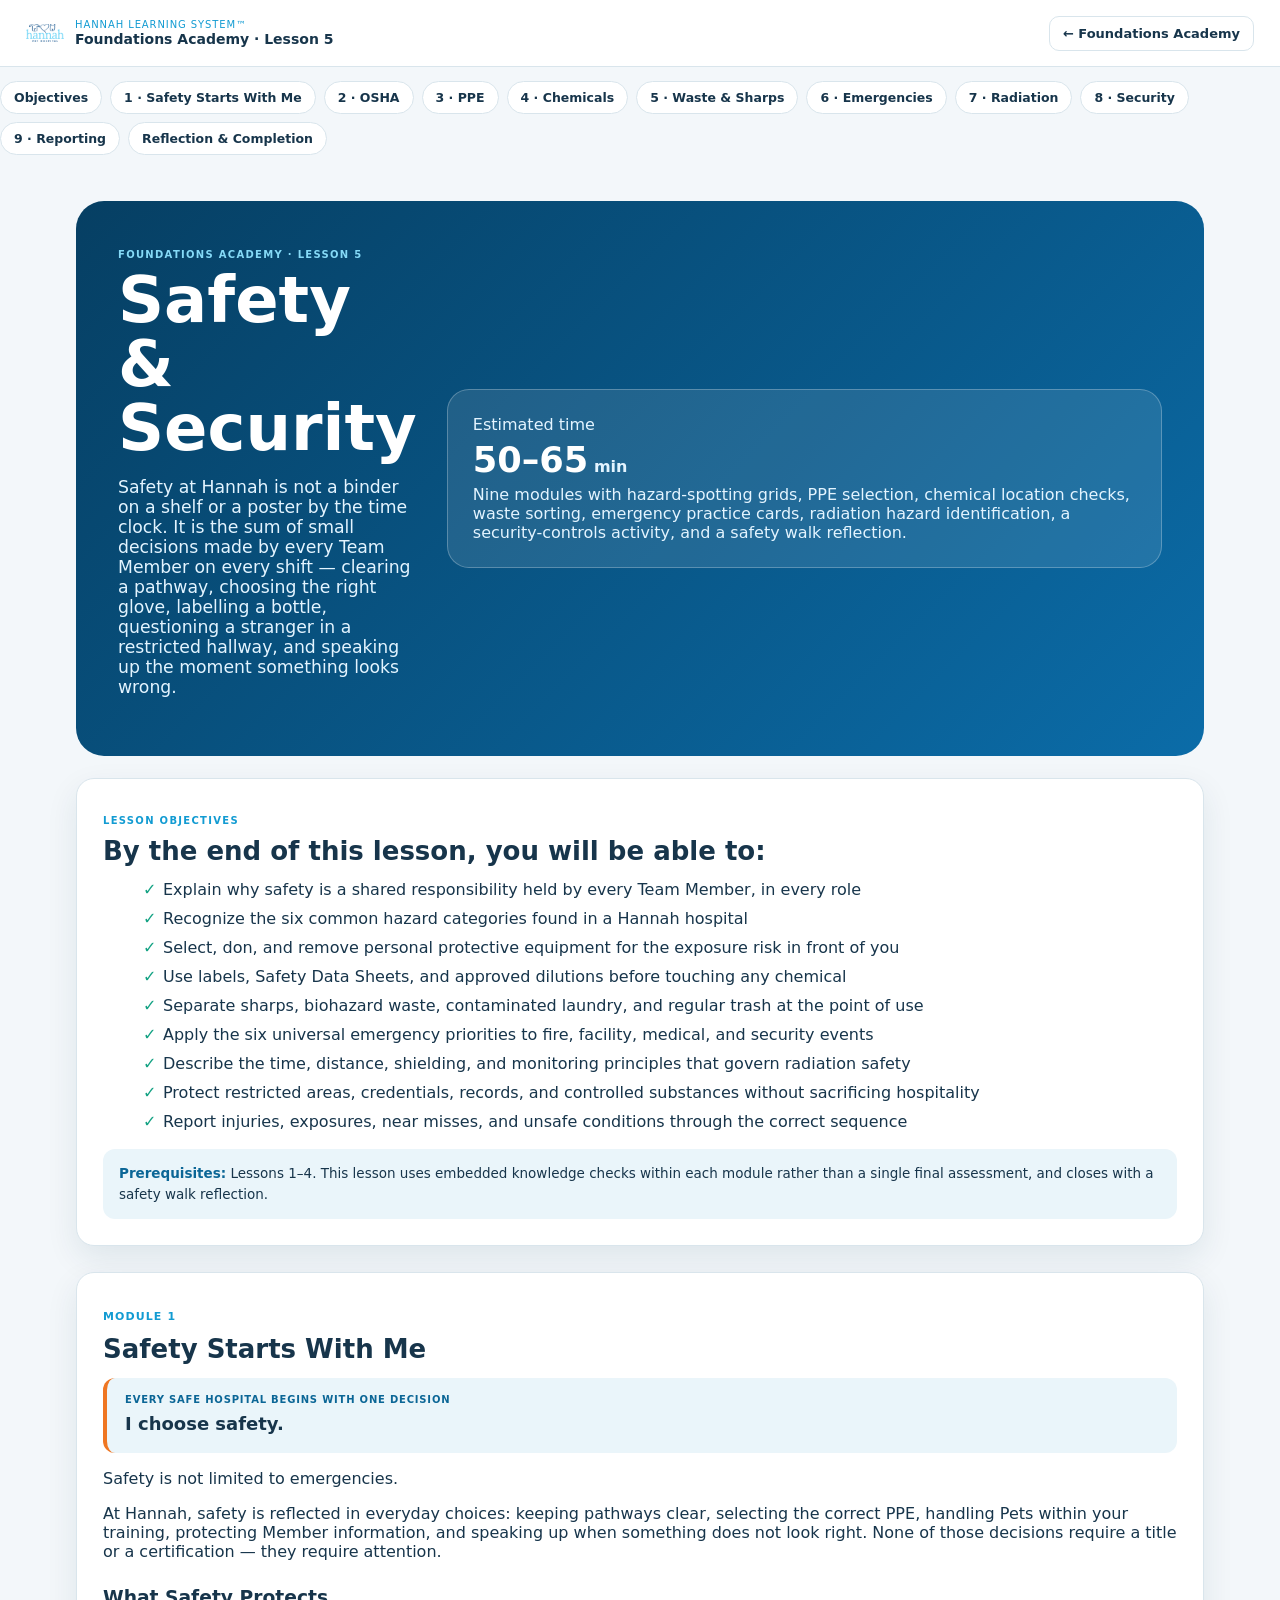
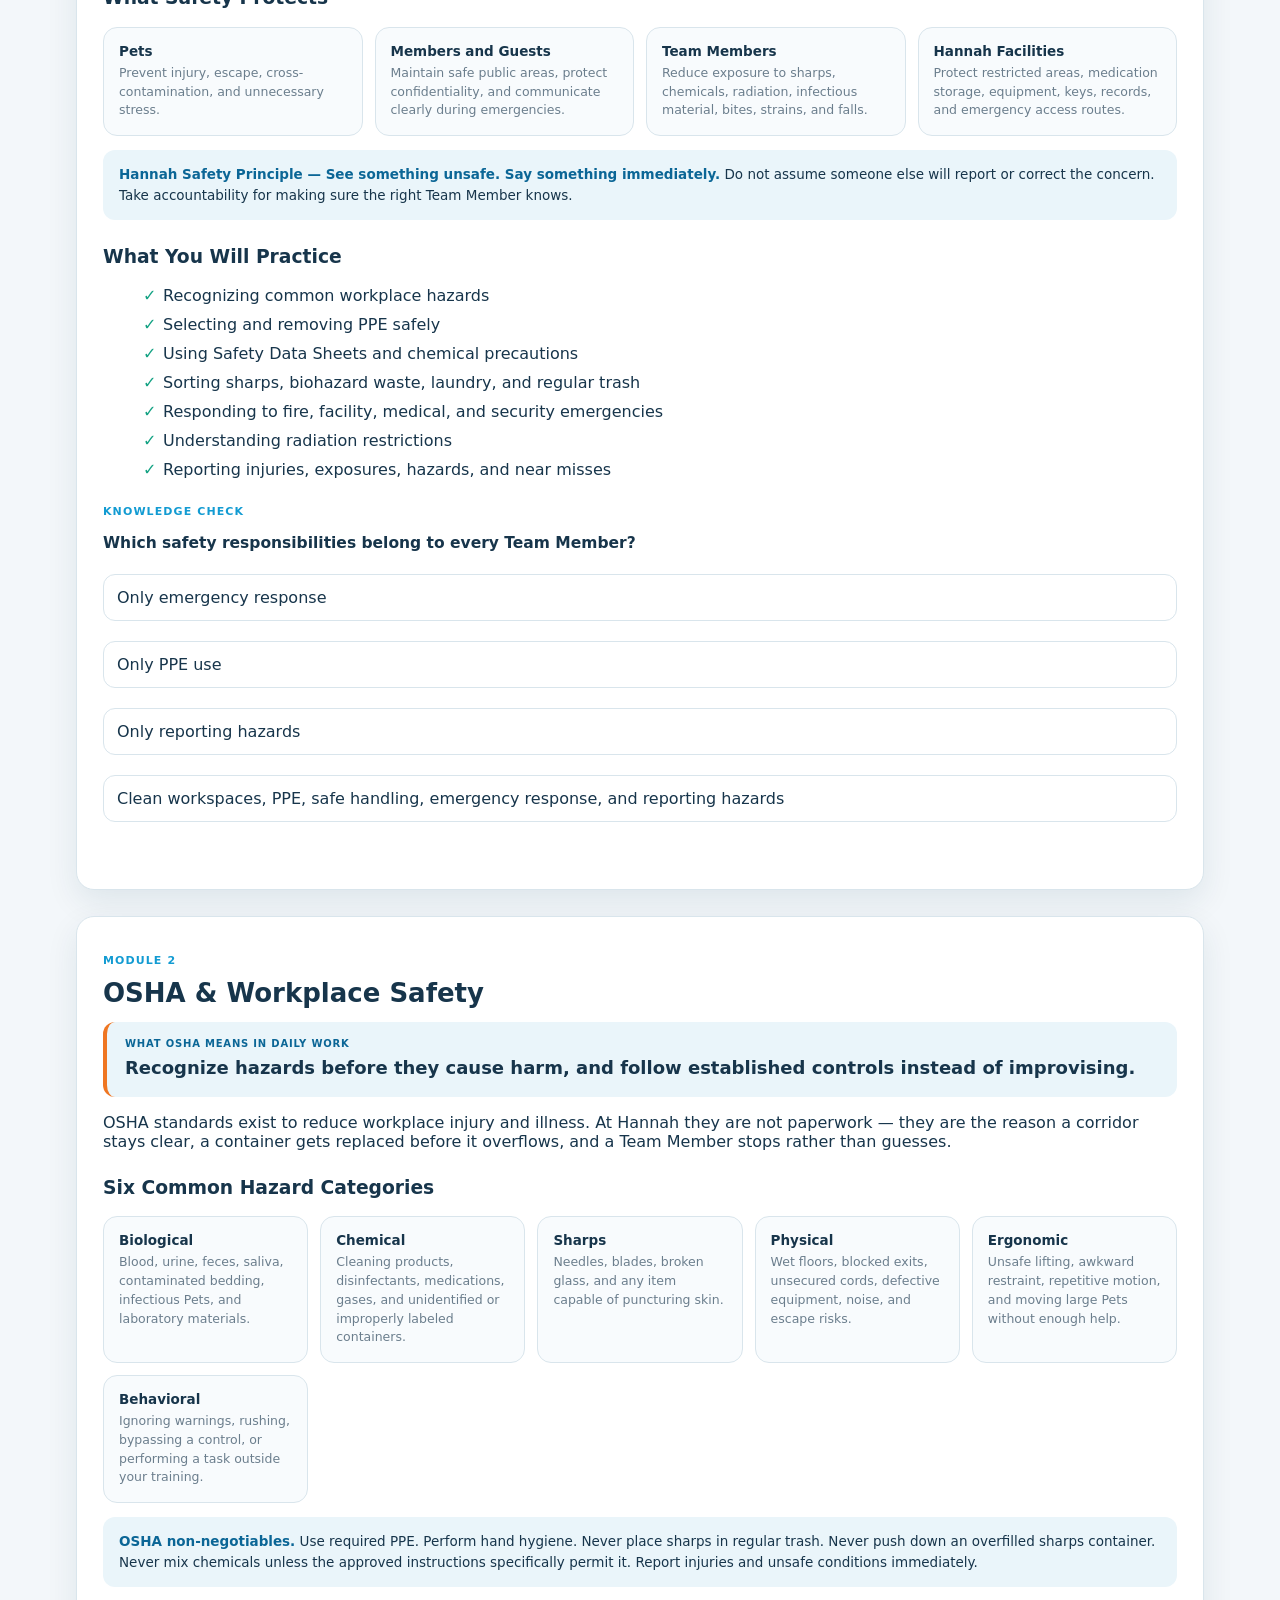
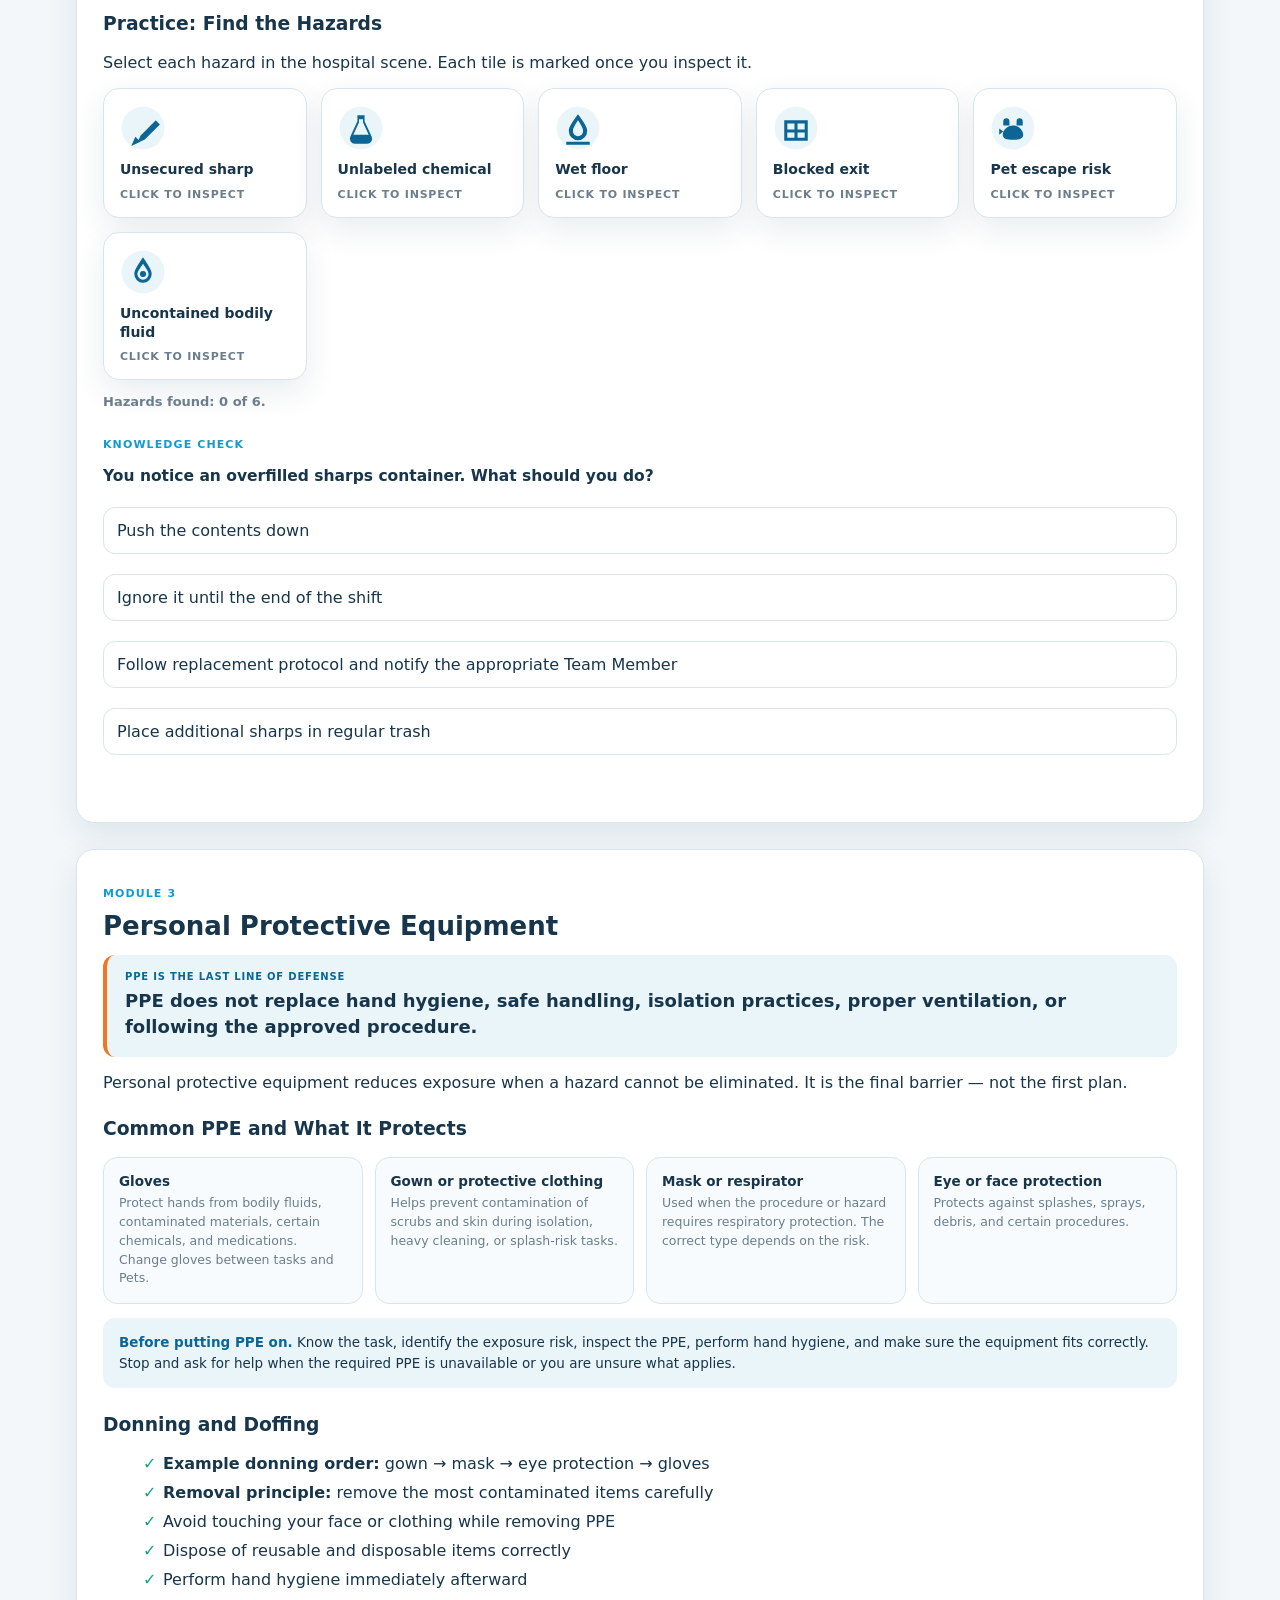
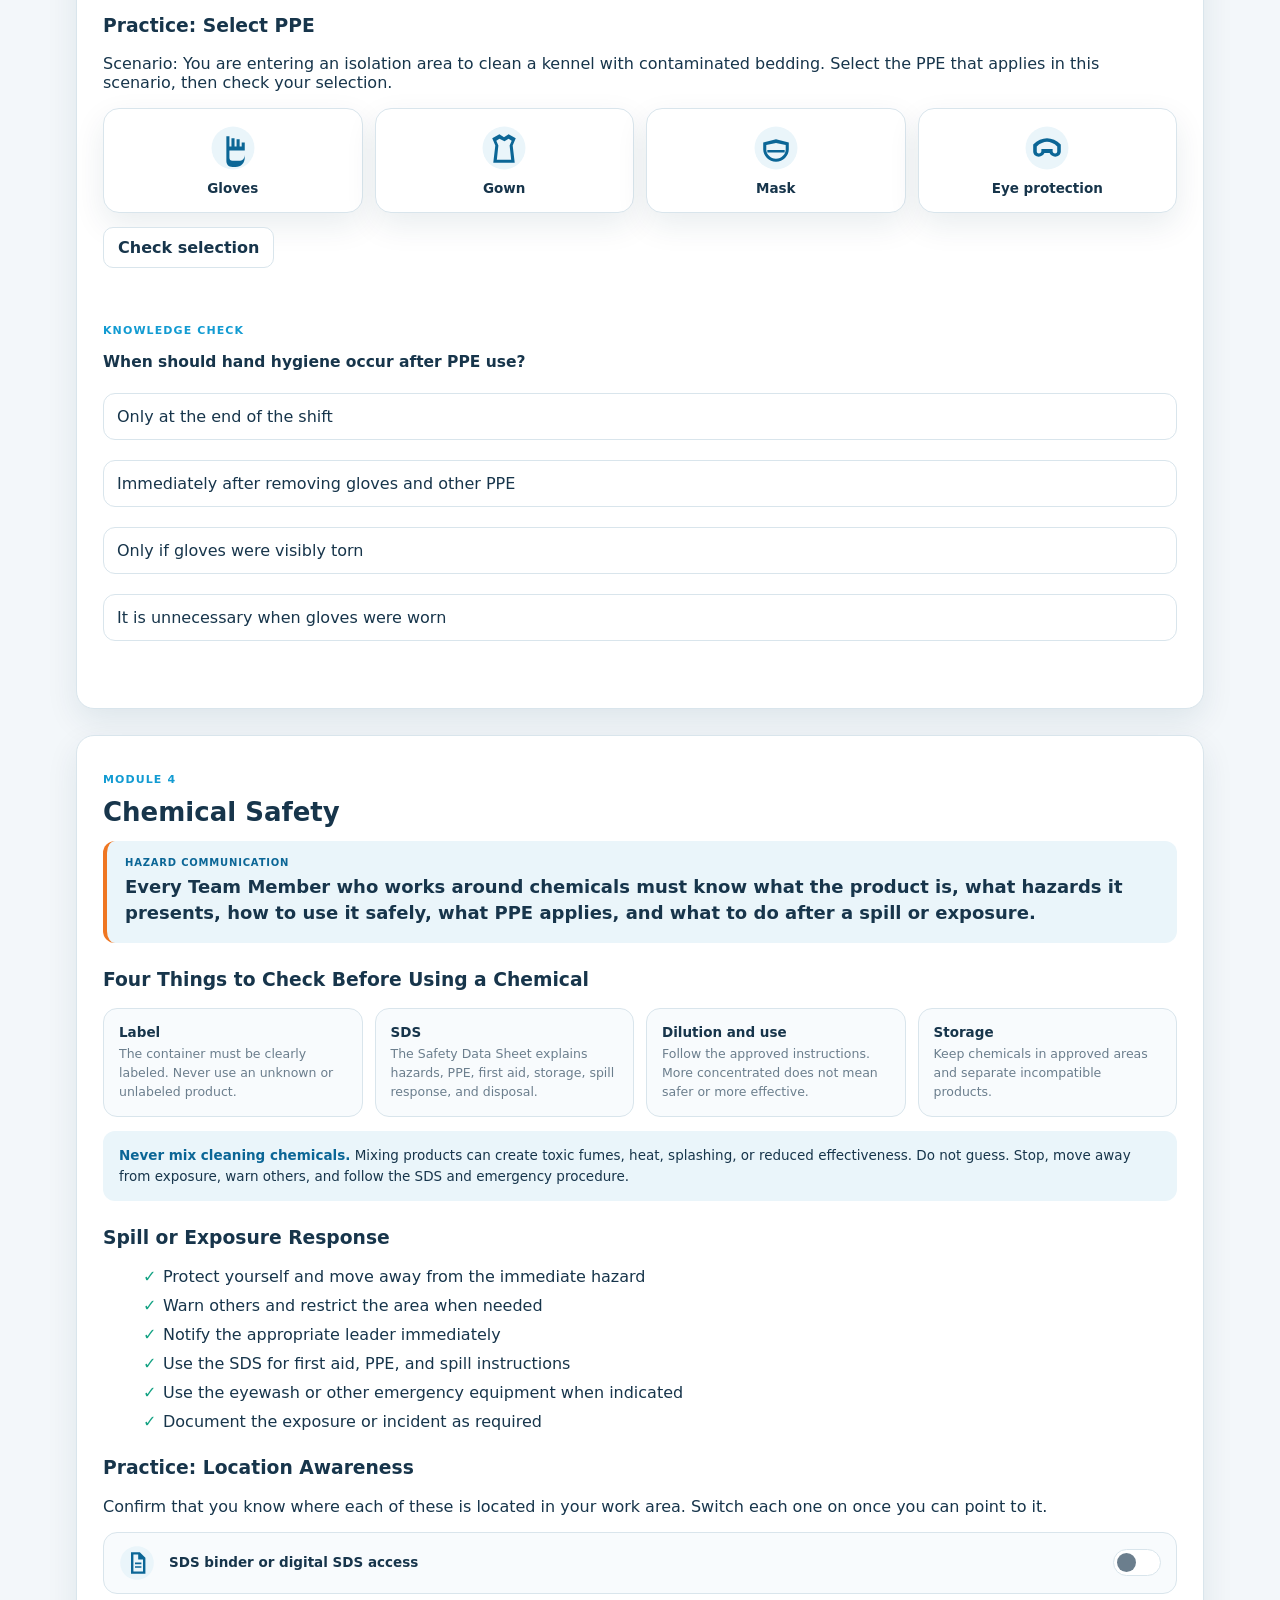
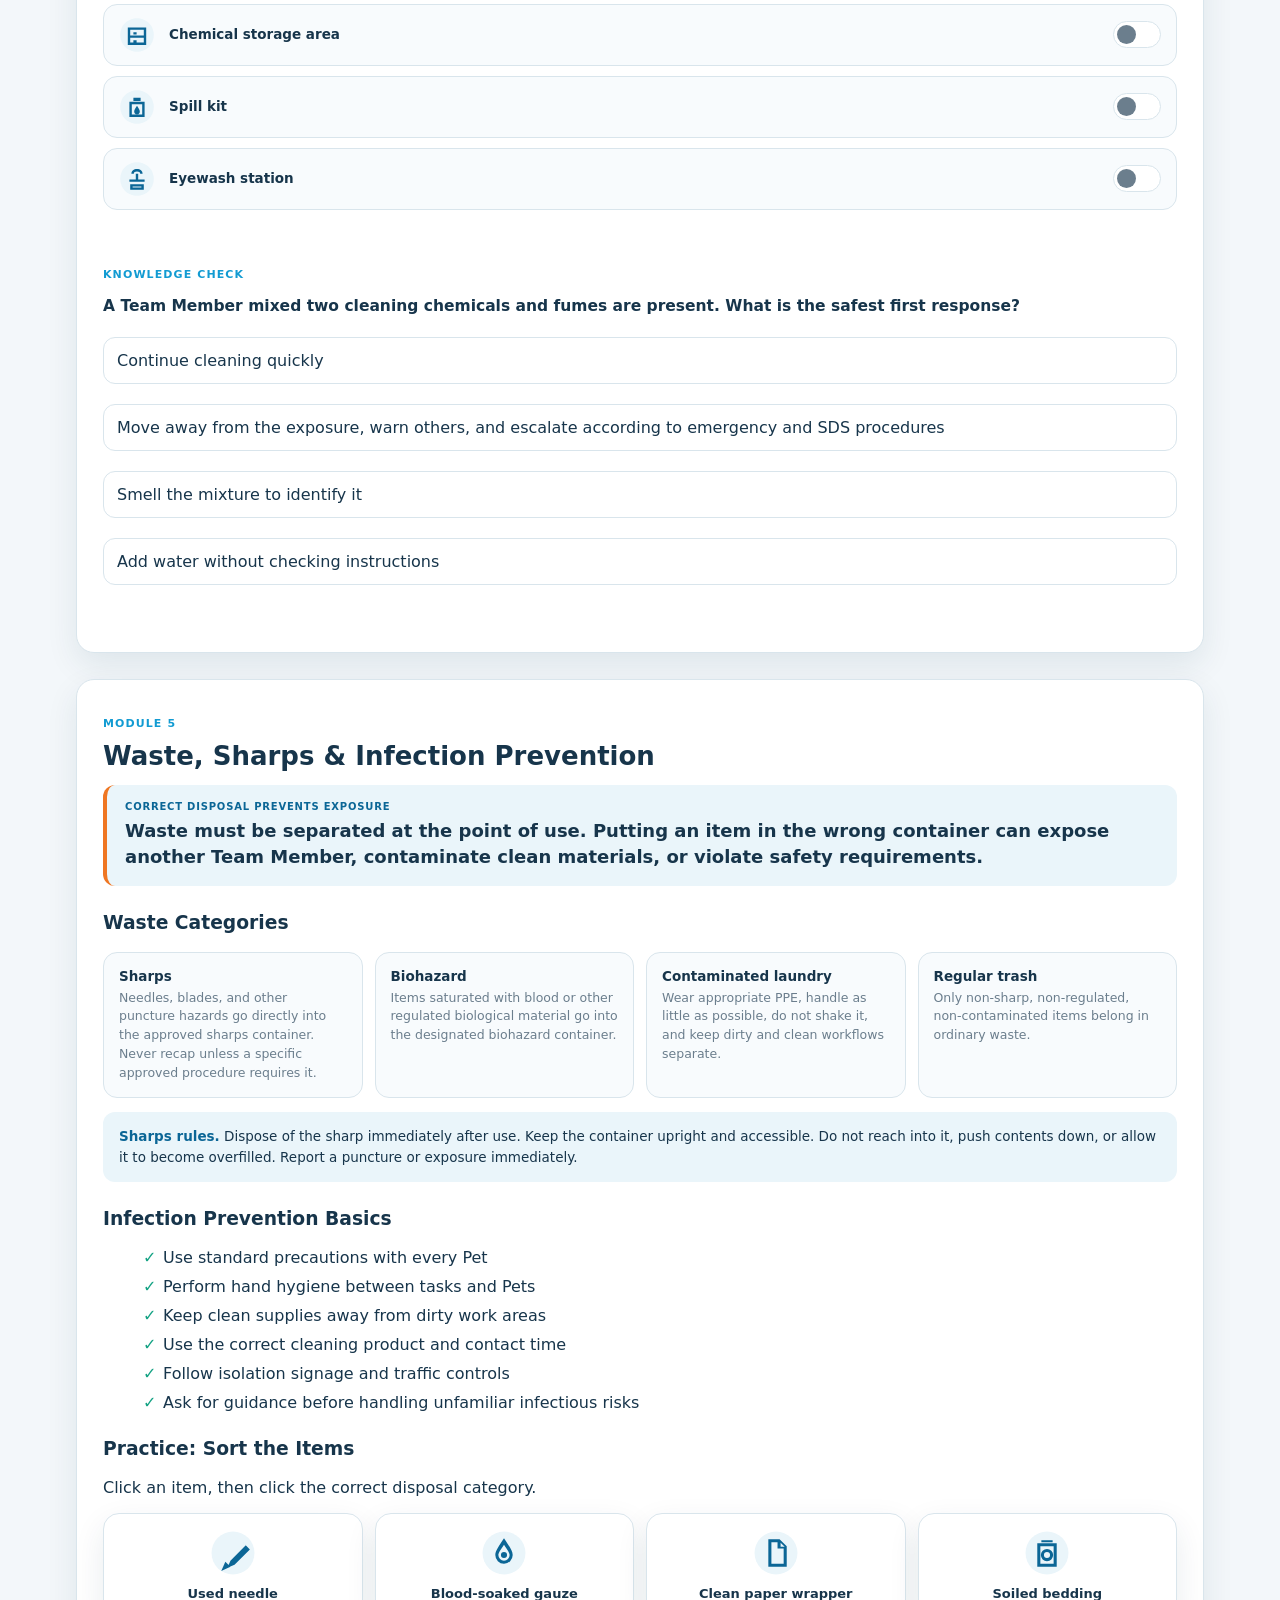
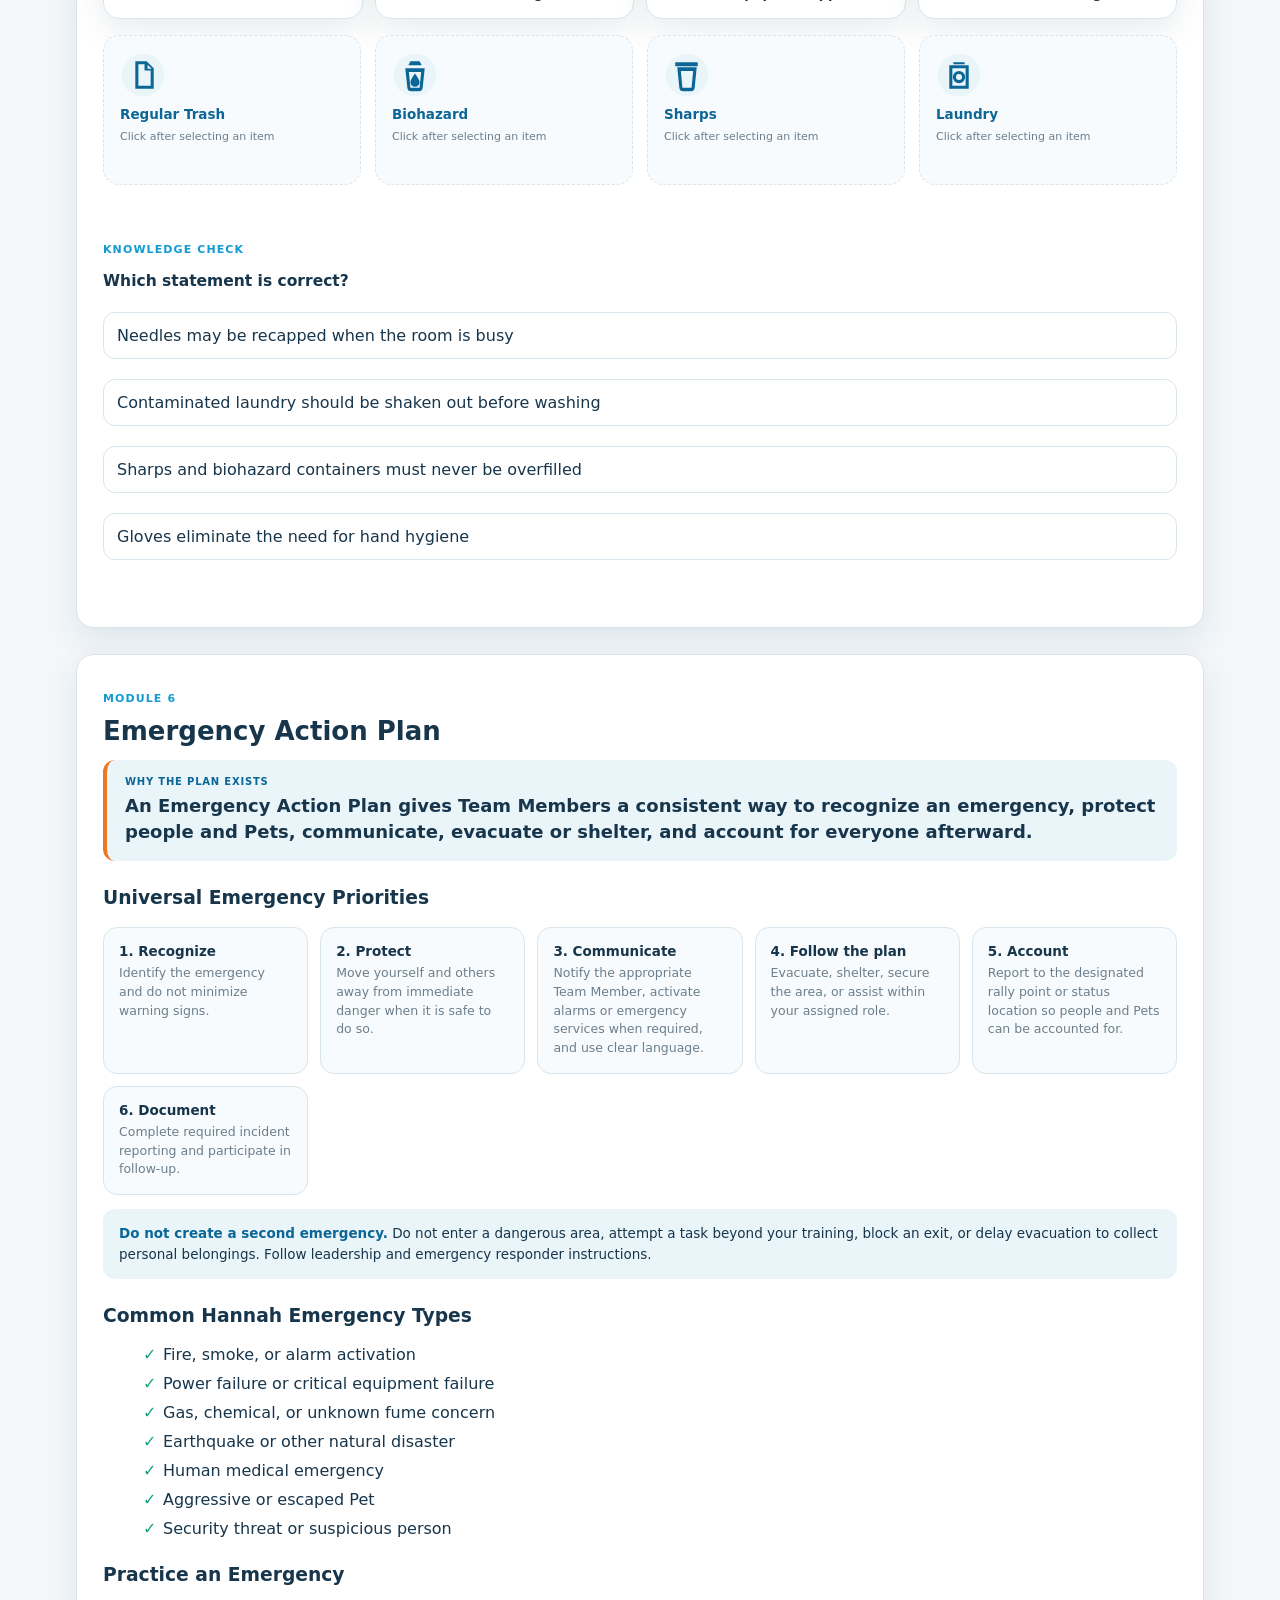
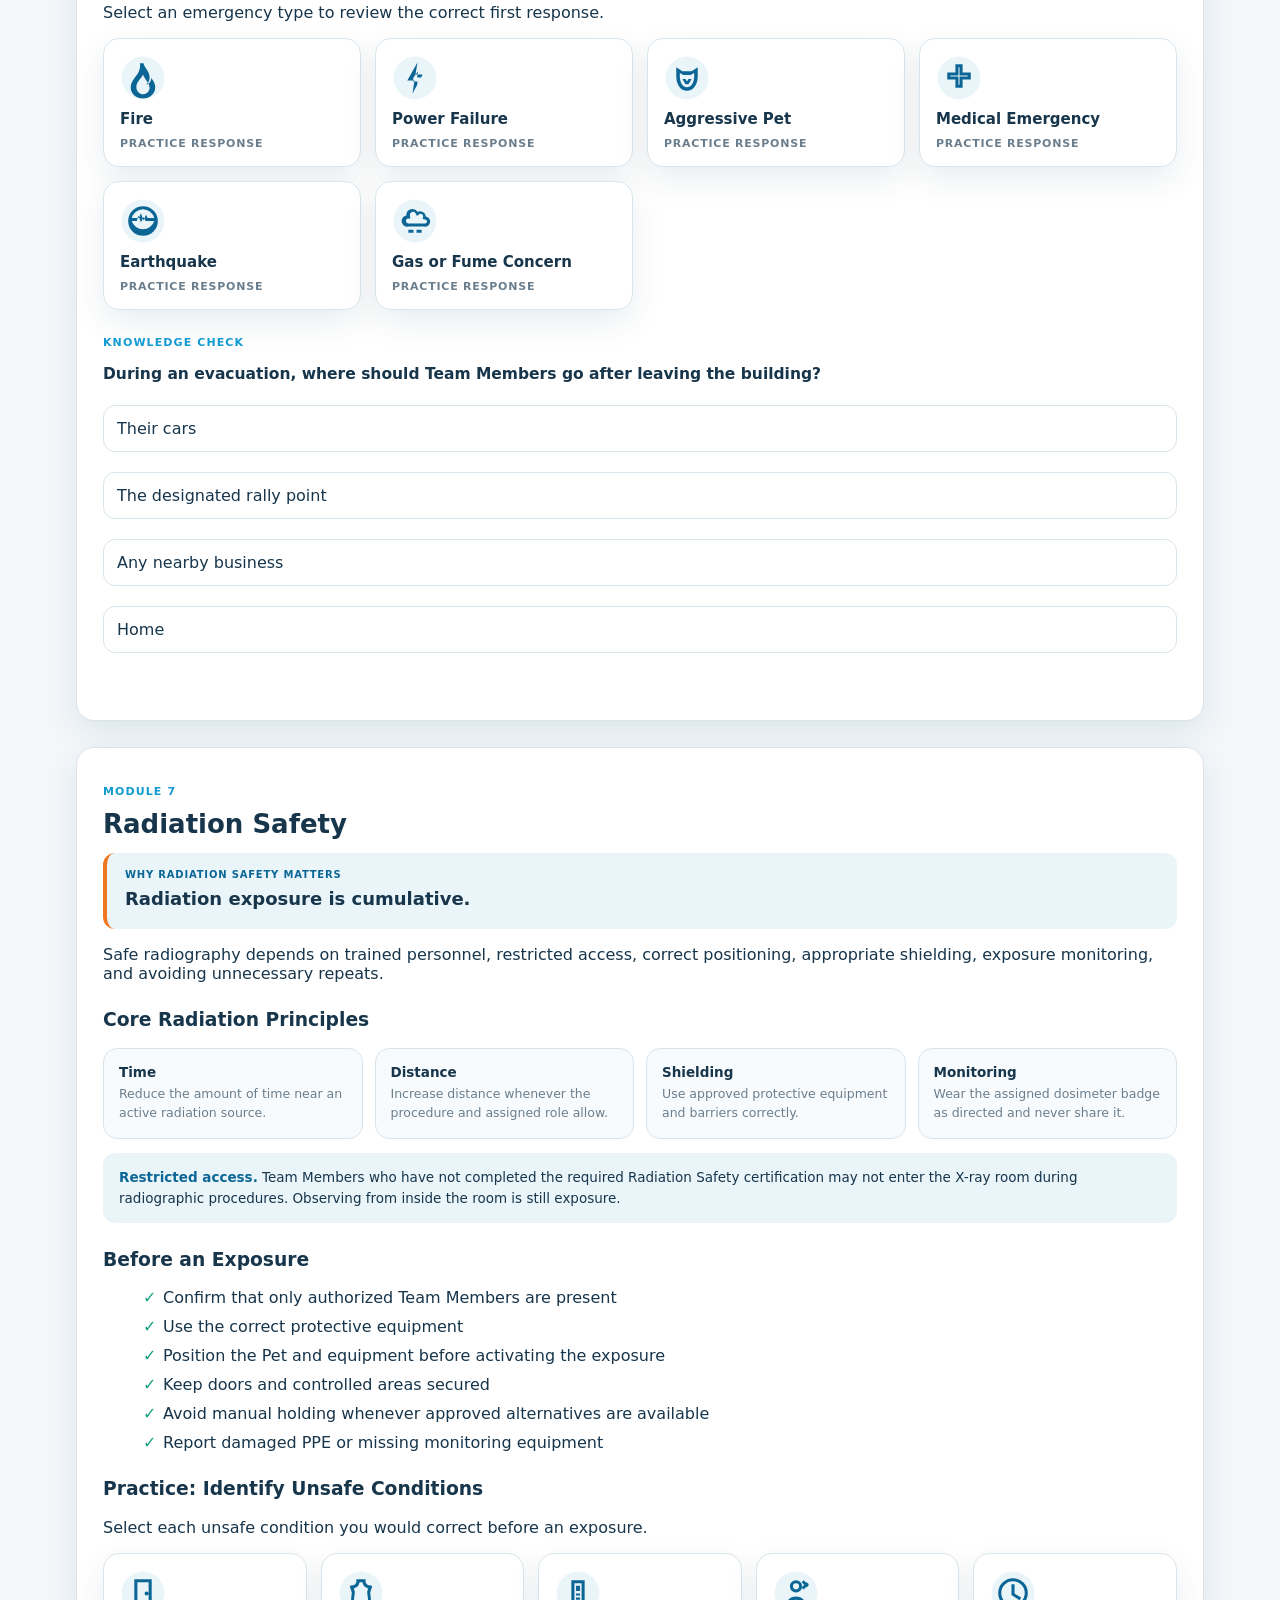
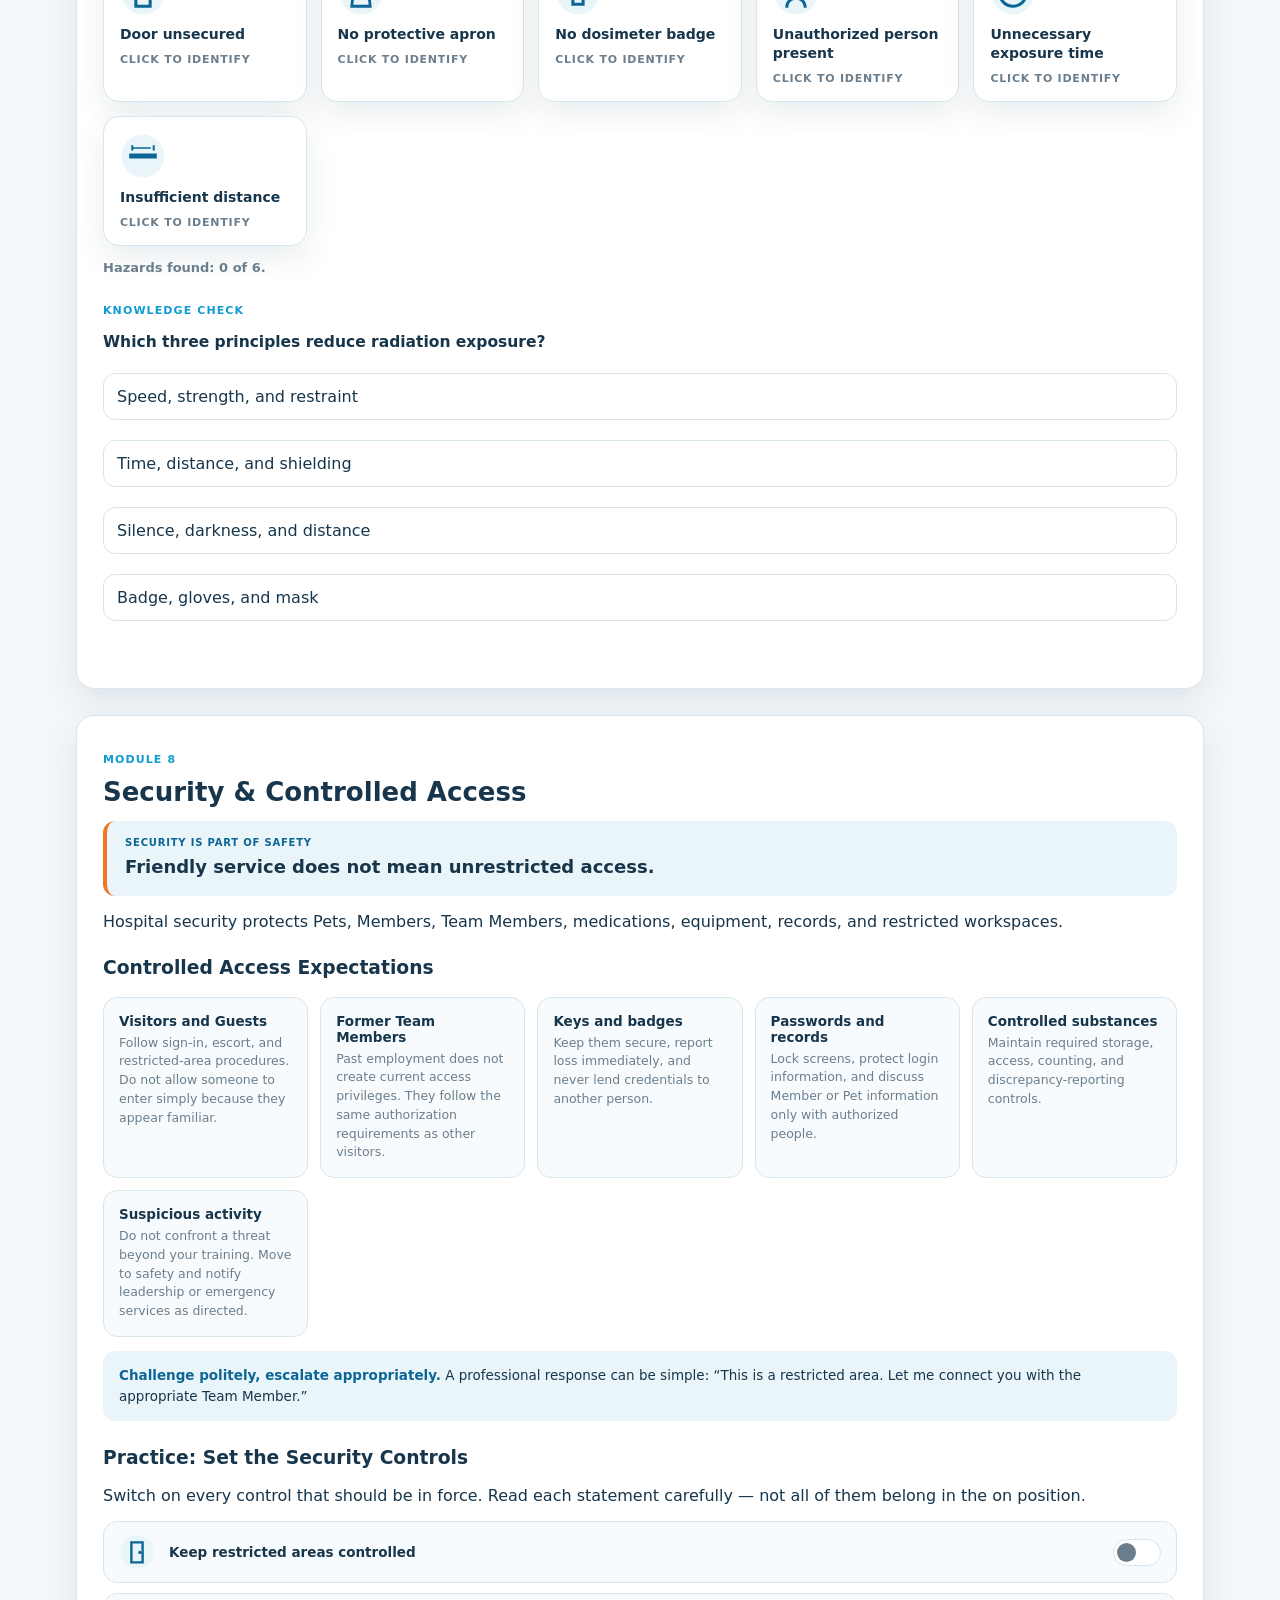
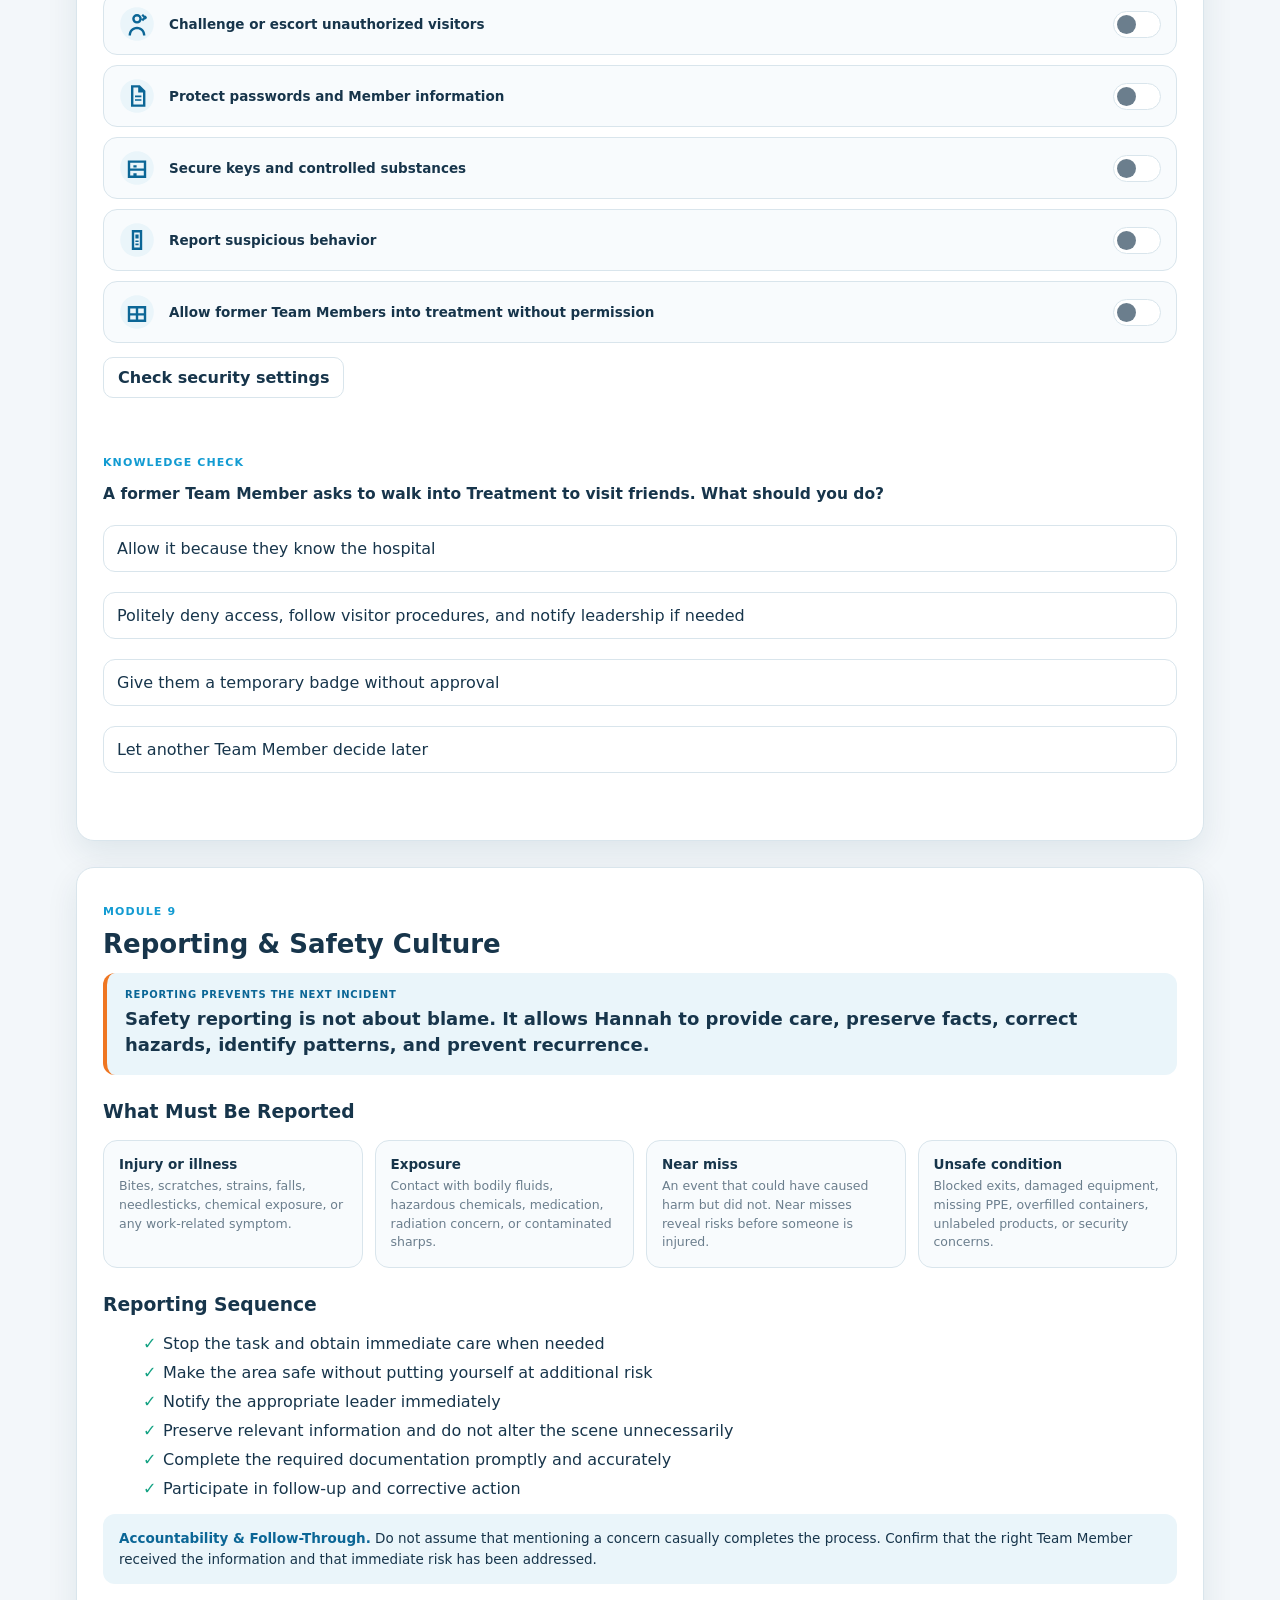
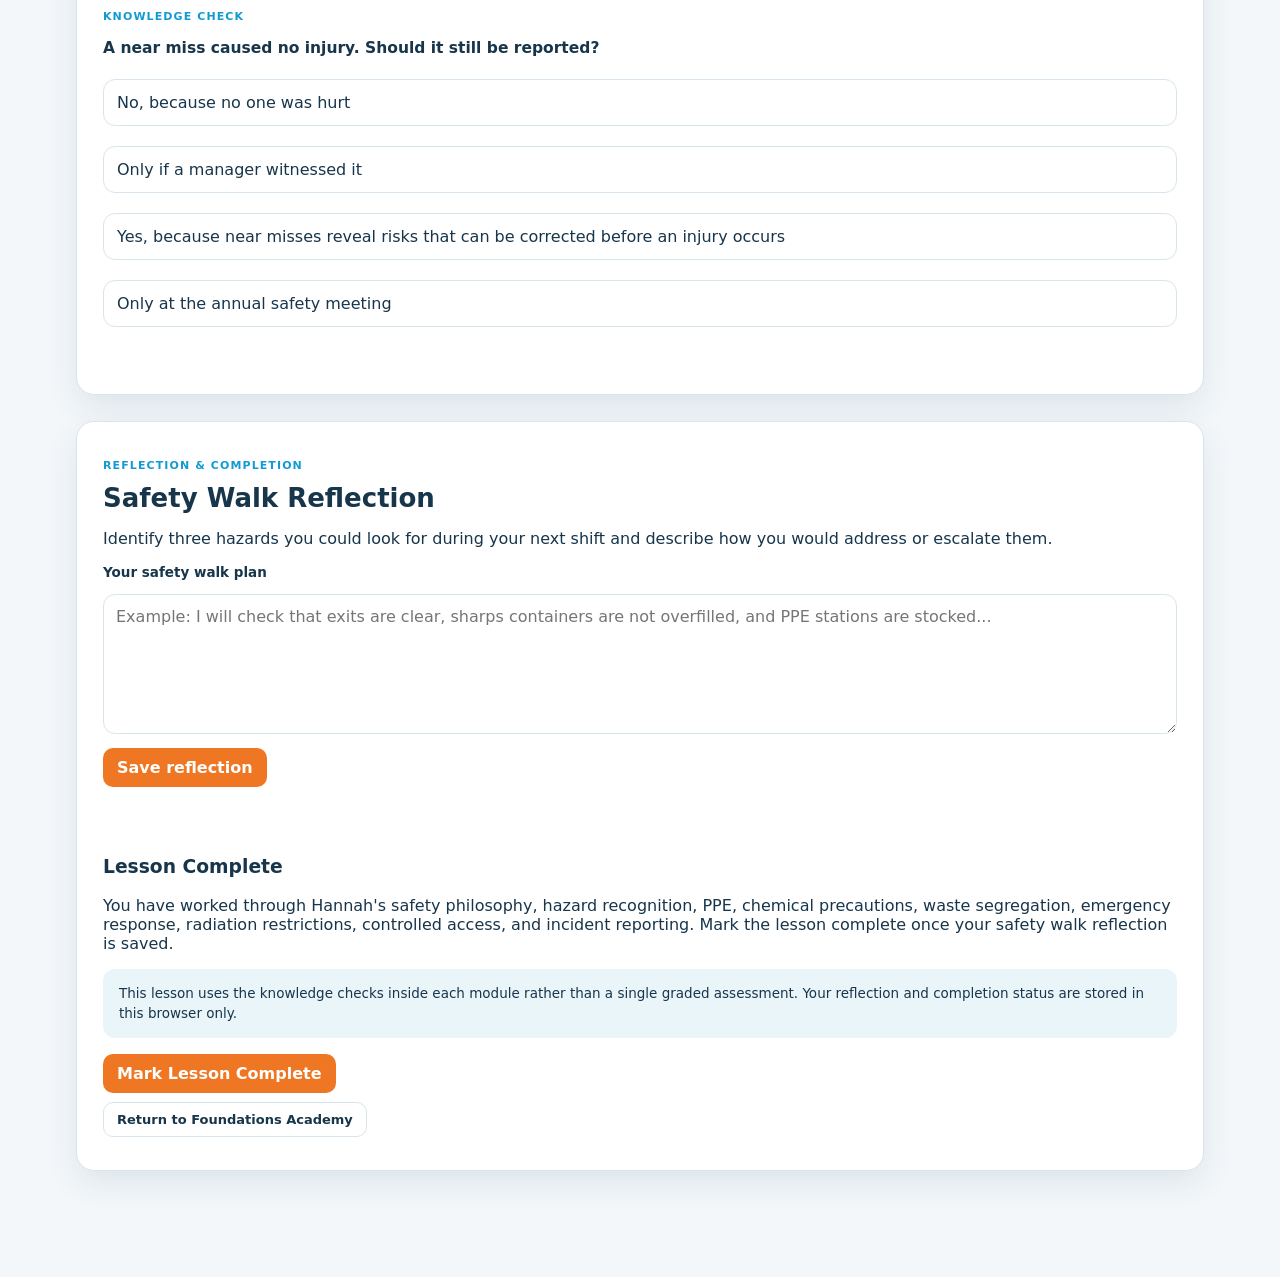
<file: academies/foundations/course-5/index.html>
<!doctype html>
<html lang="en">
<head>
  <meta charset="utf-8">
  <meta name="viewport" content="width=device-width, initial-scale=1">
  <meta name="description" content="Hannah Learning System Foundations Lesson 5 — Safety &amp; Security">
  <title>Hannah Learning System™ — Safety &amp; Security</title>
  <link rel="icon" href="assets/hph-favicon.png">
  <link rel="stylesheet" href="../../../assets/styles.css">
  <link rel="stylesheet" href="styles.css">
</head>
<body>

  <header class="l3-header">
    <div class="brand-block">
      <img class="brand-logo" src="assets/hannah-logo.png" alt="Hannah Pet Hospital">
      <div class="brand-copy">
        <span>Hannah Learning System™</span>
        <strong>Foundations Academy · Lesson 5</strong>
      </div>
    </div>
    <a class="l3-back" href="../../../index.html#foundationsAcademy">← Foundations Academy</a>
  </header>

  <nav class="l3-nav" aria-label="Lesson sections">
    <a href="#objectives">Objectives</a>
    <a href="#module-1">1 · Safety Starts With Me</a>
    <a href="#module-2">2 · OSHA</a>
    <a href="#module-3">3 · PPE</a>
    <a href="#module-4">4 · Chemicals</a>
    <a href="#module-5">5 · Waste &amp; Sharps</a>
    <a href="#module-6">6 · Emergencies</a>
    <a href="#module-7">7 · Radiation</a>
    <a href="#module-8">8 · Security</a>
    <a href="#module-9">9 · Reporting</a>
    <a href="#reflection-complete">Reflection &amp; Completion</a>
  </nav>

  <main class="l3-shell">

    <section class="foundations-hero">
      <div>
        <span class="eyebrow light">Foundations Academy · Lesson 5</span>
        <h1>Safety &amp; Security</h1>
        <p>Safety at Hannah is not a binder on a shelf or a poster by the time clock. It is the sum of small decisions made by every Team Member on every shift — clearing a pathway, choosing the right glove, labelling a bottle, questioning a stranger in a restricted hallway, and speaking up the moment something looks wrong.</p>
      </div>
      <div class="foundation-summary">
        <span>Estimated time</span>
        <strong>50–65<span style="font-size:1rem;font-weight:700"> min</span></strong>
        <span>Nine modules with hazard-spotting grids, PPE selection, chemical location checks, waste sorting, emergency practice cards, radiation hazard identification, a security-controls activity, and a safety walk reflection.</span>
      </div>
    </section>

    <section id="objectives" class="l3-section panel l3-section-inner">
      <p class="eyebrow">Lesson objectives</p>
      <h2>By the end of this lesson, you will be able to:</h2>
      <ul class="l2-obj-list">
        <li>Explain why safety is a shared responsibility held by every Team Member, in every role</li>
        <li>Recognize the six common hazard categories found in a Hannah hospital</li>
        <li>Select, don, and remove personal protective equipment for the exposure risk in front of you</li>
        <li>Use labels, Safety Data Sheets, and approved dilutions before touching any chemical</li>
        <li>Separate sharps, biohazard waste, contaminated laundry, and regular trash at the point of use</li>
        <li>Apply the six universal emergency priorities to fire, facility, medical, and security events</li>
        <li>Describe the time, distance, shielding, and monitoring principles that govern radiation safety</li>
        <li>Protect restricted areas, credentials, records, and controlled substances without sacrificing hospitality</li>
        <li>Report injuries, exposures, near misses, and unsafe conditions through the correct sequence</li>
      </ul>
      <div class="callout-box" style="margin-top:18px"><strong>Prerequisites:</strong> Lessons 1–4. This lesson uses embedded knowledge checks within each module rather than a single final assessment, and closes with a safety walk reflection.</div>
    </section>

    <!-- ============ MODULE 1 ============ -->
    <section id="module-1" class="l3-section panel l3-section-inner">
      <p class="l3-module-kicker">Module 1</p>
      <h2>Safety Starts With Me</h2>
      <div class="truth-block">
        <span>Every safe hospital begins with one decision</span>
        <blockquote>I choose safety.</blockquote>
      </div>
      <p class="l3-lede">Safety is not limited to emergencies.</p>
      <p>At Hannah, safety is reflected in everyday choices: keeping pathways clear, selecting the correct PPE, handling Pets within your training, protecting Member information, and speaking up when something does not look right. None of those decisions require a title or a certification — they require attention.</p>

      <h3 style="margin-top:26px">What Safety Protects</h3>
      <div class="info-grid">
        <article class="info-card"><strong>Pets</strong><p>Prevent injury, escape, cross-contamination, and unnecessary stress.</p></article>
        <article class="info-card"><strong>Members and Guests</strong><p>Maintain safe public areas, protect confidentiality, and communicate clearly during emergencies.</p></article>
        <article class="info-card"><strong>Team Members</strong><p>Reduce exposure to sharps, chemicals, radiation, infectious material, bites, strains, and falls.</p></article>
        <article class="info-card"><strong>Hannah Facilities</strong><p>Protect restricted areas, medication storage, equipment, keys, records, and emergency access routes.</p></article>
      </div>

      <div class="callout-box"><strong>Hannah Safety Principle — See something unsafe. Say something immediately.</strong> Do not assume someone else will report or correct the concern. Take accountability for making sure the right Team Member knows.</div>

      <h3 style="margin-top:26px">What You Will Practice</h3>
      <ul class="l2-obj-list">
        <li>Recognizing common workplace hazards</li>
        <li>Selecting and removing PPE safely</li>
        <li>Using Safety Data Sheets and chemical precautions</li>
        <li>Sorting sharps, biohazard waste, laundry, and regular trash</li>
        <li>Responding to fire, facility, medical, and security emergencies</li>
        <li>Understanding radiation restrictions</li>
        <li>Reporting injuries, exposures, hazards, and near misses</li>
      </ul>

      <p class="l3-module-kicker" style="margin-top:26px">Knowledge check</p>
      <p class="check-prompt">Which safety responsibilities belong to every Team Member?</p>
      <div class="choice-grid" data-answer="all" data-explain="Safety is shared by every Team Member, regardless of role.">
        <button class="decision-option" data-choice="emergency">Only emergency response</button>
        <button class="decision-option" data-choice="ppe">Only PPE use</button>
        <button class="decision-option" data-choice="report">Only reporting hazards</button>
        <button class="decision-option" data-choice="all">Clean workspaces, PPE, safe handling, emergency response, and reporting hazards</button>
      </div>
      <p class="choice-status" aria-live="polite"></p>
    </section>

    <!-- ============ MODULE 2 ============ -->
    <section id="module-2" class="l3-section panel l3-section-inner">
      <p class="l3-module-kicker">Module 2</p>
      <h2>OSHA &amp; Workplace Safety</h2>
      <div class="truth-block">
        <span>What OSHA means in daily work</span>
        <blockquote>Recognize hazards before they cause harm, and follow established controls instead of improvising.</blockquote>
      </div>
      <p>OSHA standards exist to reduce workplace injury and illness. At Hannah they are not paperwork — they are the reason a corridor stays clear, a container gets replaced before it overflows, and a Team Member stops rather than guesses.</p>

      <h3 style="margin-top:26px">Six Common Hazard Categories</h3>
      <div class="info-grid">
        <article class="info-card"><strong>Biological</strong><p>Blood, urine, feces, saliva, contaminated bedding, infectious Pets, and laboratory materials.</p></article>
        <article class="info-card"><strong>Chemical</strong><p>Cleaning products, disinfectants, medications, gases, and unidentified or improperly labeled containers.</p></article>
        <article class="info-card"><strong>Sharps</strong><p>Needles, blades, broken glass, and any item capable of puncturing skin.</p></article>
        <article class="info-card"><strong>Physical</strong><p>Wet floors, blocked exits, unsecured cords, defective equipment, noise, and escape risks.</p></article>
        <article class="info-card"><strong>Ergonomic</strong><p>Unsafe lifting, awkward restraint, repetitive motion, and moving large Pets without enough help.</p></article>
        <article class="info-card"><strong>Behavioral</strong><p>Ignoring warnings, rushing, bypassing a control, or performing a task outside your training.</p></article>
      </div>

      <div class="callout-box"><strong>OSHA non-negotiables.</strong> Use required PPE. Perform hand hygiene. Never place sharps in regular trash. Never push down an overfilled sharps container. Never mix chemicals unless the approved instructions specifically permit it. Report injuries and unsafe conditions immediately.</div>

      <h3 style="margin-top:26px">Practice: Find the Hazards</h3>
      <p>Select each hazard in the hospital scene. Each tile is marked once you inspect it.</p>
      <div class="l5-hazard-grid" data-hazard-grid="osha" data-hint="Click to inspect"></div>
      <p class="l5-hazard-status" data-hazard-status="osha" aria-live="polite"></p>

      <p class="l3-module-kicker" style="margin-top:26px">Knowledge check</p>
      <p class="check-prompt">You notice an overfilled sharps container. What should you do?</p>
      <div class="choice-grid" data-answer="protocol" data-explain="Never push down sharps or use regular trash. Escalate the concern immediately.">
        <button class="decision-option" data-choice="push">Push the contents down</button>
        <button class="decision-option" data-choice="ignore">Ignore it until the end of the shift</button>
        <button class="decision-option" data-choice="protocol">Follow replacement protocol and notify the appropriate Team Member</button>
        <button class="decision-option" data-choice="trash">Place additional sharps in regular trash</button>
      </div>
      <p class="choice-status" aria-live="polite"></p>
    </section>

    <!-- ============ MODULE 3 ============ -->
    <section id="module-3" class="l3-section panel l3-section-inner">
      <p class="l3-module-kicker">Module 3</p>
      <h2>Personal Protective Equipment</h2>
      <div class="truth-block">
        <span>PPE is the last line of defense</span>
        <blockquote>PPE does not replace hand hygiene, safe handling, isolation practices, proper ventilation, or following the approved procedure.</blockquote>
      </div>
      <p>Personal protective equipment reduces exposure when a hazard cannot be eliminated. It is the final barrier — not the first plan.</p>

      <h3 style="margin-top:26px">Common PPE and What It Protects</h3>
      <div class="info-grid">
        <article class="info-card"><strong>Gloves</strong><p>Protect hands from bodily fluids, contaminated materials, certain chemicals, and medications. Change gloves between tasks and Pets.</p></article>
        <article class="info-card"><strong>Gown or protective clothing</strong><p>Helps prevent contamination of scrubs and skin during isolation, heavy cleaning, or splash-risk tasks.</p></article>
        <article class="info-card"><strong>Mask or respirator</strong><p>Used when the procedure or hazard requires respiratory protection. The correct type depends on the risk.</p></article>
        <article class="info-card"><strong>Eye or face protection</strong><p>Protects against splashes, sprays, debris, and certain procedures.</p></article>
      </div>

      <div class="callout-box"><strong>Before putting PPE on.</strong> Know the task, identify the exposure risk, inspect the PPE, perform hand hygiene, and make sure the equipment fits correctly. Stop and ask for help when the required PPE is unavailable or you are unsure what applies.</div>

      <h3 style="margin-top:26px">Donning and Doffing</h3>
      <ul class="l2-obj-list">
        <li><strong>Example donning order:</strong> gown → mask → eye protection → gloves</li>
        <li><strong>Removal principle:</strong> remove the most contaminated items carefully</li>
        <li>Avoid touching your face or clothing while removing PPE</li>
        <li>Dispose of reusable and disposable items correctly</li>
        <li>Perform hand hygiene immediately afterward</li>
      </ul>

      <h3 style="margin-top:26px">Practice: Select PPE</h3>
      <p>Scenario: You are entering an isolation area to clean a kennel with contaminated bedding. Select the PPE that applies in this scenario, then check your selection.</p>
      <div class="l5-ppe" data-ppe="isolation">
        <div class="l5-ppe-grid"></div>
        <button type="button" class="secondary l5-ppe-check" style="margin-top:14px">Check selection</button>
        <p class="l5-ppe-status" aria-live="polite"></p>
      </div>

      <p class="l3-module-kicker" style="margin-top:26px">Knowledge check</p>
      <p class="check-prompt">When should hand hygiene occur after PPE use?</p>
      <div class="choice-grid" data-answer="immediately" data-explain="Gloves do not replace hand hygiene.">
        <button class="decision-option" data-choice="endshift">Only at the end of the shift</button>
        <button class="decision-option" data-choice="immediately">Immediately after removing gloves and other PPE</button>
        <button class="decision-option" data-choice="torn">Only if gloves were visibly torn</button>
        <button class="decision-option" data-choice="unnecessary">It is unnecessary when gloves were worn</button>
      </div>
      <p class="choice-status" aria-live="polite"></p>
    </section>

    <!-- ============ MODULE 4 ============ -->
    <section id="module-4" class="l3-section panel l3-section-inner">
      <p class="l3-module-kicker">Module 4</p>
      <h2>Chemical Safety</h2>
      <div class="truth-block">
        <span>Hazard Communication</span>
        <blockquote>Every Team Member who works around chemicals must know what the product is, what hazards it presents, how to use it safely, what PPE applies, and what to do after a spill or exposure.</blockquote>
      </div>

      <h3 style="margin-top:26px">Four Things to Check Before Using a Chemical</h3>
      <div class="info-grid">
        <article class="info-card"><strong>Label</strong><p>The container must be clearly labeled. Never use an unknown or unlabeled product.</p></article>
        <article class="info-card"><strong>SDS</strong><p>The Safety Data Sheet explains hazards, PPE, first aid, storage, spill response, and disposal.</p></article>
        <article class="info-card"><strong>Dilution and use</strong><p>Follow the approved instructions. More concentrated does not mean safer or more effective.</p></article>
        <article class="info-card"><strong>Storage</strong><p>Keep chemicals in approved areas and separate incompatible products.</p></article>
      </div>

      <div class="callout-box"><strong>Never mix cleaning chemicals.</strong> Mixing products can create toxic fumes, heat, splashing, or reduced effectiveness. Do not guess. Stop, move away from exposure, warn others, and follow the SDS and emergency procedure.</div>

      <h3 style="margin-top:26px">Spill or Exposure Response</h3>
      <ul class="l2-obj-list">
        <li>Protect yourself and move away from the immediate hazard</li>
        <li>Warn others and restrict the area when needed</li>
        <li>Notify the appropriate leader immediately</li>
        <li>Use the SDS for first aid, PPE, and spill instructions</li>
        <li>Use the eyewash or other emergency equipment when indicated</li>
        <li>Document the exposure or incident as required</li>
      </ul>

      <h3 style="margin-top:26px">Practice: Location Awareness</h3>
      <p>Confirm that you know where each of these is located in your work area. Switch each one on once you can point to it.</p>
      <div class="l5-toggle-list" data-toggles="chemical" data-success="All required locations reviewed."></div>
      <p class="l5-toggle-status" data-toggle-status="chemical" aria-live="polite"></p>

      <p class="l3-module-kicker" style="margin-top:26px">Knowledge check</p>
      <p class="check-prompt">A Team Member mixed two cleaning chemicals and fumes are present. What is the safest first response?</p>
      <div class="choice-grid" data-answer="escalate" data-explain="Do not improvise. Protect people from exposure and follow SDS and emergency procedures.">
        <button class="decision-option" data-choice="continue">Continue cleaning quickly</button>
        <button class="decision-option" data-choice="escalate">Move away from the exposure, warn others, and escalate according to emergency and SDS procedures</button>
        <button class="decision-option" data-choice="smell">Smell the mixture to identify it</button>
        <button class="decision-option" data-choice="water">Add water without checking instructions</button>
      </div>
      <p class="choice-status" aria-live="polite"></p>
    </section>

    <!-- ============ MODULE 5 ============ -->
    <section id="module-5" class="l3-section panel l3-section-inner">
      <p class="l3-module-kicker">Module 5</p>
      <h2>Waste, Sharps &amp; Infection Prevention</h2>
      <div class="truth-block">
        <span>Correct disposal prevents exposure</span>
        <blockquote>Waste must be separated at the point of use. Putting an item in the wrong container can expose another Team Member, contaminate clean materials, or violate safety requirements.</blockquote>
      </div>

      <h3 style="margin-top:26px">Waste Categories</h3>
      <div class="info-grid">
        <article class="info-card"><strong>Sharps</strong><p>Needles, blades, and other puncture hazards go directly into the approved sharps container. Never recap unless a specific approved procedure requires it.</p></article>
        <article class="info-card"><strong>Biohazard</strong><p>Items saturated with blood or other regulated biological material go into the designated biohazard container.</p></article>
        <article class="info-card"><strong>Contaminated laundry</strong><p>Wear appropriate PPE, handle as little as possible, do not shake it, and keep dirty and clean workflows separate.</p></article>
        <article class="info-card"><strong>Regular trash</strong><p>Only non-sharp, non-regulated, non-contaminated items belong in ordinary waste.</p></article>
      </div>

      <div class="callout-box"><strong>Sharps rules.</strong> Dispose of the sharp immediately after use. Keep the container upright and accessible. Do not reach into it, push contents down, or allow it to become overfilled. Report a puncture or exposure immediately.</div>

      <h3 style="margin-top:26px">Infection Prevention Basics</h3>
      <ul class="l2-obj-list">
        <li>Use standard precautions with every Pet</li>
        <li>Perform hand hygiene between tasks and Pets</li>
        <li>Keep clean supplies away from dirty work areas</li>
        <li>Use the correct cleaning product and contact time</li>
        <li>Follow isolation signage and traffic controls</li>
        <li>Ask for guidance before handling unfamiliar infectious risks</li>
      </ul>

      <h3 style="margin-top:26px">Practice: Sort the Items</h3>
      <p>Click an item, then click the correct disposal category.</p>
      <div class="l5-waste" data-waste="sorting">
        <div class="l5-waste-tokens"></div>
        <div class="l5-waste-zones"></div>
        <p class="l5-waste-status" aria-live="polite"></p>
      </div>

      <p class="l3-module-kicker" style="margin-top:26px">Knowledge check</p>
      <p class="check-prompt">Which statement is correct?</p>
      <div class="choice-grid" data-answer="overfill" data-explain="Overfilled containers create preventable exposure risks and must be addressed immediately.">
        <button class="decision-option" data-choice="recap">Needles may be recapped when the room is busy</button>
        <button class="decision-option" data-choice="shake">Contaminated laundry should be shaken out before washing</button>
        <button class="decision-option" data-choice="overfill">Sharps and biohazard containers must never be overfilled</button>
        <button class="decision-option" data-choice="gloves">Gloves eliminate the need for hand hygiene</button>
      </div>
      <p class="choice-status" aria-live="polite"></p>
    </section>

    <!-- ============ MODULE 6 ============ -->
    <section id="module-6" class="l3-section panel l3-section-inner">
      <p class="l3-module-kicker">Module 6</p>
      <h2>Emergency Action Plan</h2>
      <div class="truth-block">
        <span>Why the plan exists</span>
        <blockquote>An Emergency Action Plan gives Team Members a consistent way to recognize an emergency, protect people and Pets, communicate, evacuate or shelter, and account for everyone afterward.</blockquote>
      </div>

      <h3 style="margin-top:26px">Universal Emergency Priorities</h3>
      <div class="info-grid">
        <article class="info-card"><strong>1. Recognize</strong><p>Identify the emergency and do not minimize warning signs.</p></article>
        <article class="info-card"><strong>2. Protect</strong><p>Move yourself and others away from immediate danger when it is safe to do so.</p></article>
        <article class="info-card"><strong>3. Communicate</strong><p>Notify the appropriate Team Member, activate alarms or emergency services when required, and use clear language.</p></article>
        <article class="info-card"><strong>4. Follow the plan</strong><p>Evacuate, shelter, secure the area, or assist within your assigned role.</p></article>
        <article class="info-card"><strong>5. Account</strong><p>Report to the designated rally point or status location so people and Pets can be accounted for.</p></article>
        <article class="info-card"><strong>6. Document</strong><p>Complete required incident reporting and participate in follow-up.</p></article>
      </div>

      <div class="callout-box"><strong>Do not create a second emergency.</strong> Do not enter a dangerous area, attempt a task beyond your training, block an exit, or delay evacuation to collect personal belongings. Follow leadership and emergency responder instructions.</div>

      <h3 style="margin-top:26px">Common Hannah Emergency Types</h3>
      <ul class="l2-obj-list">
        <li>Fire, smoke, or alarm activation</li>
        <li>Power failure or critical equipment failure</li>
        <li>Gas, chemical, or unknown fume concern</li>
        <li>Earthquake or other natural disaster</li>
        <li>Human medical emergency</li>
        <li>Aggressive or escaped Pet</li>
        <li>Security threat or suspicious person</li>
      </ul>

      <h3 style="margin-top:26px">Practice an Emergency</h3>
      <p>Select an emergency type to review the correct first response.</p>
      <div class="l5-emergency-grid" data-emergency-grid="eap"></div>

      <p class="l3-module-kicker" style="margin-top:26px">Knowledge check</p>
      <p class="check-prompt">During an evacuation, where should Team Members go after leaving the building?</p>
      <div class="choice-grid" data-answer="rally" data-explain="The rally point allows leadership to account for people and coordinate next steps.">
        <button class="decision-option" data-choice="cars">Their cars</button>
        <button class="decision-option" data-choice="rally">The designated rally point</button>
        <button class="decision-option" data-choice="business">Any nearby business</button>
        <button class="decision-option" data-choice="home">Home</button>
      </div>
      <p class="choice-status" aria-live="polite"></p>
    </section>

    <!-- ============ MODULE 7 ============ -->
    <section id="module-7" class="l3-section panel l3-section-inner">
      <p class="l3-module-kicker">Module 7</p>
      <h2>Radiation Safety</h2>
      <div class="truth-block">
        <span>Why radiation safety matters</span>
        <blockquote>Radiation exposure is cumulative.</blockquote>
      </div>
      <p>Safe radiography depends on trained personnel, restricted access, correct positioning, appropriate shielding, exposure monitoring, and avoiding unnecessary repeats.</p>

      <h3 style="margin-top:26px">Core Radiation Principles</h3>
      <div class="info-grid">
        <article class="info-card"><strong>Time</strong><p>Reduce the amount of time near an active radiation source.</p></article>
        <article class="info-card"><strong>Distance</strong><p>Increase distance whenever the procedure and assigned role allow.</p></article>
        <article class="info-card"><strong>Shielding</strong><p>Use approved protective equipment and barriers correctly.</p></article>
        <article class="info-card"><strong>Monitoring</strong><p>Wear the assigned dosimeter badge as directed and never share it.</p></article>
      </div>

      <div class="callout-box"><strong>Restricted access.</strong> Team Members who have not completed the required Radiation Safety certification may not enter the X-ray room during radiographic procedures. Observing from inside the room is still exposure.</div>

      <h3 style="margin-top:26px">Before an Exposure</h3>
      <ul class="l2-obj-list">
        <li>Confirm that only authorized Team Members are present</li>
        <li>Use the correct protective equipment</li>
        <li>Position the Pet and equipment before activating the exposure</li>
        <li>Keep doors and controlled areas secured</li>
        <li>Avoid manual holding whenever approved alternatives are available</li>
        <li>Report damaged PPE or missing monitoring equipment</li>
      </ul>

      <h3 style="margin-top:26px">Practice: Identify Unsafe Conditions</h3>
      <p>Select each unsafe condition you would correct before an exposure.</p>
      <div class="l5-hazard-grid" data-hazard-grid="radiation" data-hint="Click to identify"></div>
      <p class="l5-hazard-status" data-hazard-status="radiation" aria-live="polite"></p>

      <p class="l3-module-kicker" style="margin-top:26px">Knowledge check</p>
      <p class="check-prompt">Which three principles reduce radiation exposure?</p>
      <div class="choice-grid" data-answer="tds" data-explain="Minimize time, maximize distance, and use appropriate shielding.">
        <button class="decision-option" data-choice="speed">Speed, strength, and restraint</button>
        <button class="decision-option" data-choice="tds">Time, distance, and shielding</button>
        <button class="decision-option" data-choice="silence">Silence, darkness, and distance</button>
        <button class="decision-option" data-choice="badge">Badge, gloves, and mask</button>
      </div>
      <p class="choice-status" aria-live="polite"></p>
    </section>

    <!-- ============ MODULE 8 ============ -->
    <section id="module-8" class="l3-section panel l3-section-inner">
      <p class="l3-module-kicker">Module 8</p>
      <h2>Security &amp; Controlled Access</h2>
      <div class="truth-block">
        <span>Security is part of safety</span>
        <blockquote>Friendly service does not mean unrestricted access.</blockquote>
      </div>
      <p>Hospital security protects Pets, Members, Team Members, medications, equipment, records, and restricted workspaces.</p>

      <h3 style="margin-top:26px">Controlled Access Expectations</h3>
      <div class="info-grid">
        <article class="info-card"><strong>Visitors and Guests</strong><p>Follow sign-in, escort, and restricted-area procedures. Do not allow someone to enter simply because they appear familiar.</p></article>
        <article class="info-card"><strong>Former Team Members</strong><p>Past employment does not create current access privileges. They follow the same authorization requirements as other visitors.</p></article>
        <article class="info-card"><strong>Keys and badges</strong><p>Keep them secure, report loss immediately, and never lend credentials to another person.</p></article>
        <article class="info-card"><strong>Passwords and records</strong><p>Lock screens, protect login information, and discuss Member or Pet information only with authorized people.</p></article>
        <article class="info-card"><strong>Controlled substances</strong><p>Maintain required storage, access, counting, and discrepancy-reporting controls.</p></article>
        <article class="info-card"><strong>Suspicious activity</strong><p>Do not confront a threat beyond your training. Move to safety and notify leadership or emergency services as directed.</p></article>
      </div>

      <div class="callout-box"><strong>Challenge politely, escalate appropriately.</strong> A professional response can be simple: “This is a restricted area. Let me connect you with the appropriate Team Member.”</div>

      <h3 style="margin-top:26px">Practice: Set the Security Controls</h3>
      <p>Switch on every control that should be in force. Read each statement carefully — not all of them belong in the on position.</p>
      <div class="l5-toggle-list" data-toggles="security"></div>
      <button type="button" class="secondary l5-toggle-check" data-toggle-check="security" style="margin-top:14px">Check security settings</button>
      <p class="l5-toggle-status" data-toggle-status="security" aria-live="polite"></p>

      <p class="l3-module-kicker" style="margin-top:26px">Knowledge check</p>
      <p class="check-prompt">A former Team Member asks to walk into Treatment to visit friends. What should you do?</p>
      <div class="choice-grid" data-answer="deny" data-explain="Former Team Members do not automatically have access to restricted areas.">
        <button class="decision-option" data-choice="allow">Allow it because they know the hospital</button>
        <button class="decision-option" data-choice="deny">Politely deny access, follow visitor procedures, and notify leadership if needed</button>
        <button class="decision-option" data-choice="badge">Give them a temporary badge without approval</button>
        <button class="decision-option" data-choice="later">Let another Team Member decide later</button>
      </div>
      <p class="choice-status" aria-live="polite"></p>
    </section>

    <!-- ============ MODULE 9 ============ -->
    <section id="module-9" class="l3-section panel l3-section-inner">
      <p class="l3-module-kicker">Module 9</p>
      <h2>Reporting &amp; Safety Culture</h2>
      <div class="truth-block">
        <span>Reporting prevents the next incident</span>
        <blockquote>Safety reporting is not about blame. It allows Hannah to provide care, preserve facts, correct hazards, identify patterns, and prevent recurrence.</blockquote>
      </div>

      <h3 style="margin-top:26px">What Must Be Reported</h3>
      <div class="info-grid">
        <article class="info-card"><strong>Injury or illness</strong><p>Bites, scratches, strains, falls, needlesticks, chemical exposure, or any work-related symptom.</p></article>
        <article class="info-card"><strong>Exposure</strong><p>Contact with bodily fluids, hazardous chemicals, medication, radiation concern, or contaminated sharps.</p></article>
        <article class="info-card"><strong>Near miss</strong><p>An event that could have caused harm but did not. Near misses reveal risks before someone is injured.</p></article>
        <article class="info-card"><strong>Unsafe condition</strong><p>Blocked exits, damaged equipment, missing PPE, overfilled containers, unlabeled products, or security concerns.</p></article>
      </div>

      <h3 style="margin-top:26px">Reporting Sequence</h3>
      <ul class="l2-obj-list">
        <li>Stop the task and obtain immediate care when needed</li>
        <li>Make the area safe without putting yourself at additional risk</li>
        <li>Notify the appropriate leader immediately</li>
        <li>Preserve relevant information and do not alter the scene unnecessarily</li>
        <li>Complete the required documentation promptly and accurately</li>
        <li>Participate in follow-up and corrective action</li>
      </ul>

      <div class="callout-box"><strong>Accountability &amp; Follow-Through.</strong> Do not assume that mentioning a concern casually completes the process. Confirm that the right Team Member received the information and that immediate risk has been addressed.</div>

      <p class="l3-module-kicker" style="margin-top:26px">Knowledge check</p>
      <p class="check-prompt">A near miss caused no injury. Should it still be reported?</p>
      <div class="choice-grid" data-answer="yes" data-explain="Near-miss reporting supports prevention and continuous improvement.">
        <button class="decision-option" data-choice="no">No, because no one was hurt</button>
        <button class="decision-option" data-choice="witnessed">Only if a manager witnessed it</button>
        <button class="decision-option" data-choice="yes">Yes, because near misses reveal risks that can be corrected before an injury occurs</button>
        <button class="decision-option" data-choice="annual">Only at the annual safety meeting</button>
      </div>
      <p class="choice-status" aria-live="polite"></p>
    </section>

    <!-- ============ REFLECTION & COMPLETION ============ -->
    <section id="reflection-complete" class="l3-section panel l3-section-inner">
      <p class="l3-module-kicker">Reflection &amp; completion</p>
      <h2>Safety Walk Reflection</h2>
      <p>Identify three hazards you could look for during your next shift and describe how you would address or escalate them.</p>
      <div class="reflection-box">
        <label for="reflection">Your safety walk plan</label>
        <textarea id="reflection" rows="6" placeholder="Example: I will check that exits are clear, sharps containers are not overfilled, and PPE stations are stocked..."></textarea>
        <div>
          <button type="button" class="primary" id="saveReflection">Save reflection</button>
        </div>
        <p class="reflection-status" id="reflectionStatus" aria-live="polite"></p>
      </div>

      <h3 style="margin-top:30px">Lesson Complete</h3>
      <p>You have worked through Hannah's safety philosophy, hazard recognition, PPE, chemical precautions, waste segregation, emergency response, radiation restrictions, controlled access, and incident reporting. Mark the lesson complete once your safety walk reflection is saved.</p>
      <div class="callout-box">This lesson uses the knowledge checks inside each module rather than a single graded assessment. Your reflection and completion status are stored in this browser only.</div>
      <div style="margin-top:16px">
        <button type="button" class="primary" id="completeLesson">Mark Lesson Complete</button>
        <p id="completeStatus" class="quiz-result" aria-live="polite"></p>
      </div>
      <p style="margin-top:16px"><a class="l3-back" href="../../../index.html#foundationsAcademy">Return to Foundations Academy</a></p>
    </section>

  </main>

  <script src="app.js"></script>
</body>
</html>
</file>
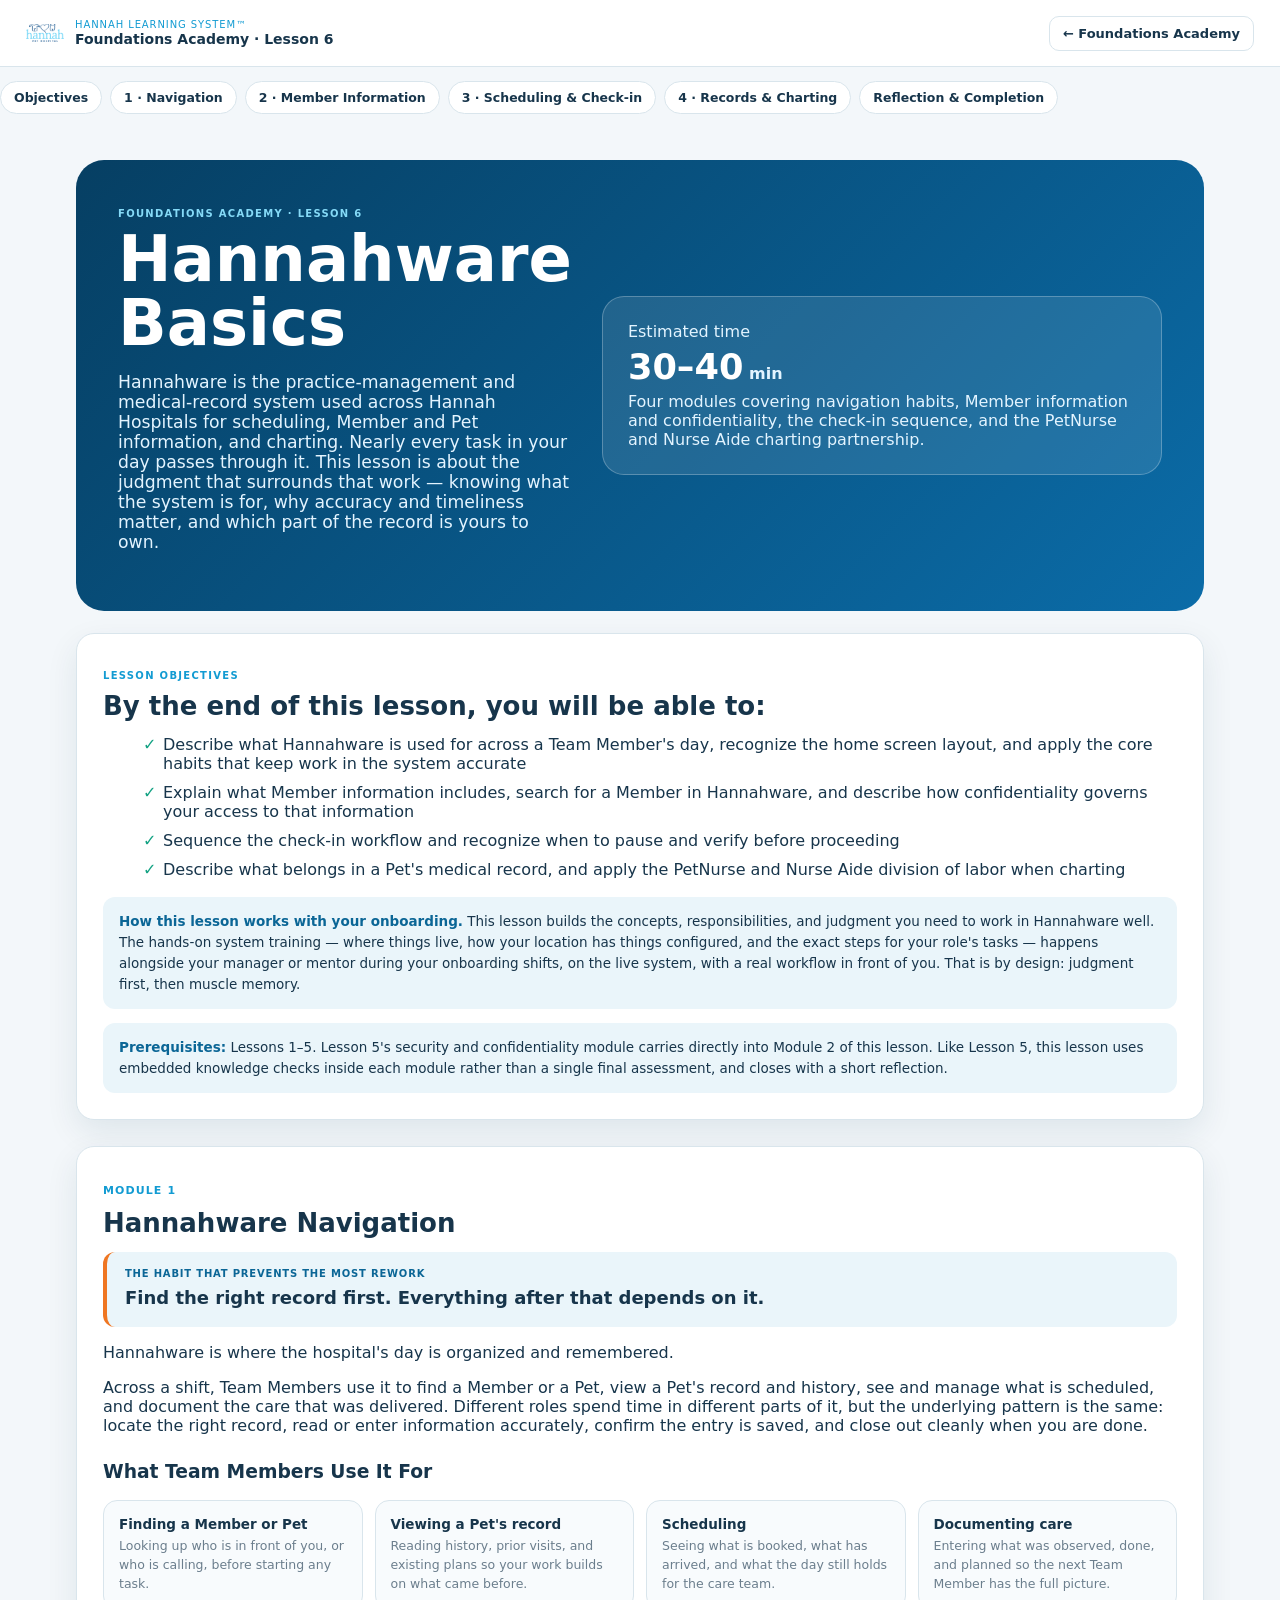
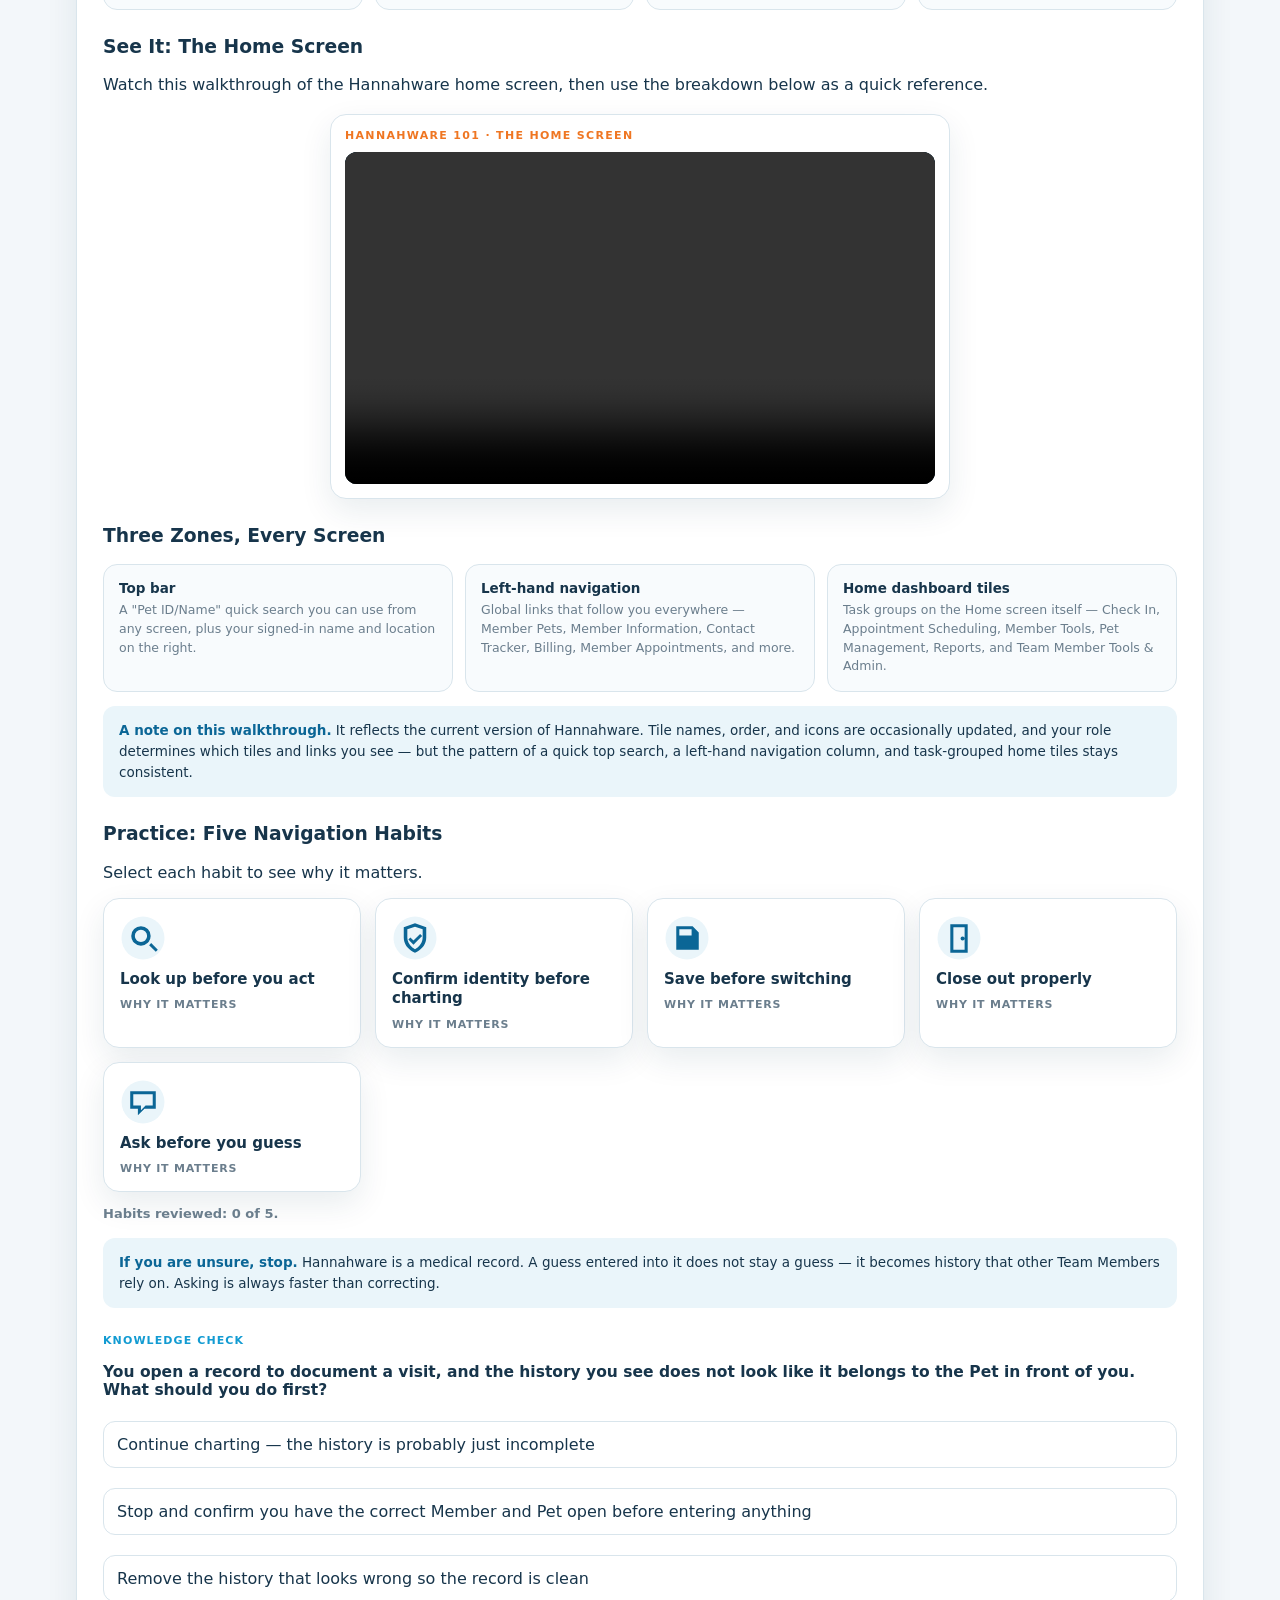
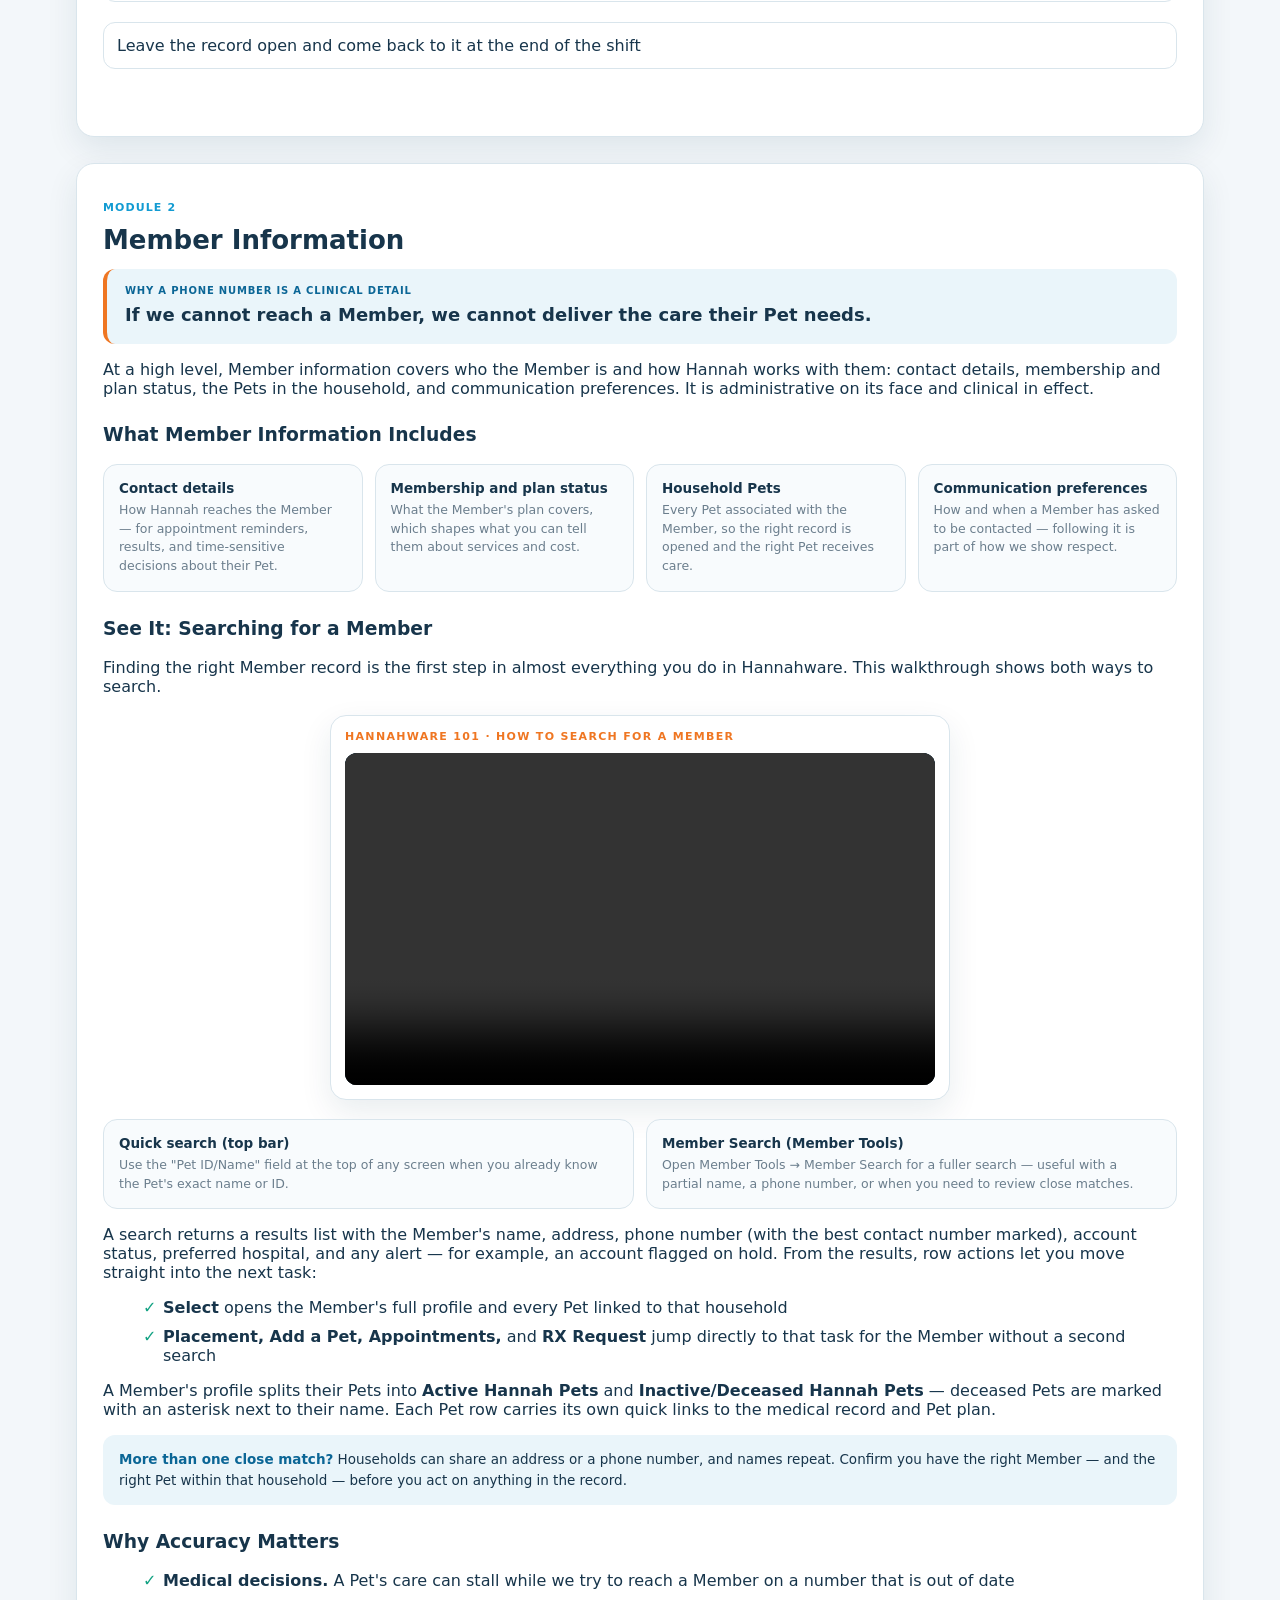
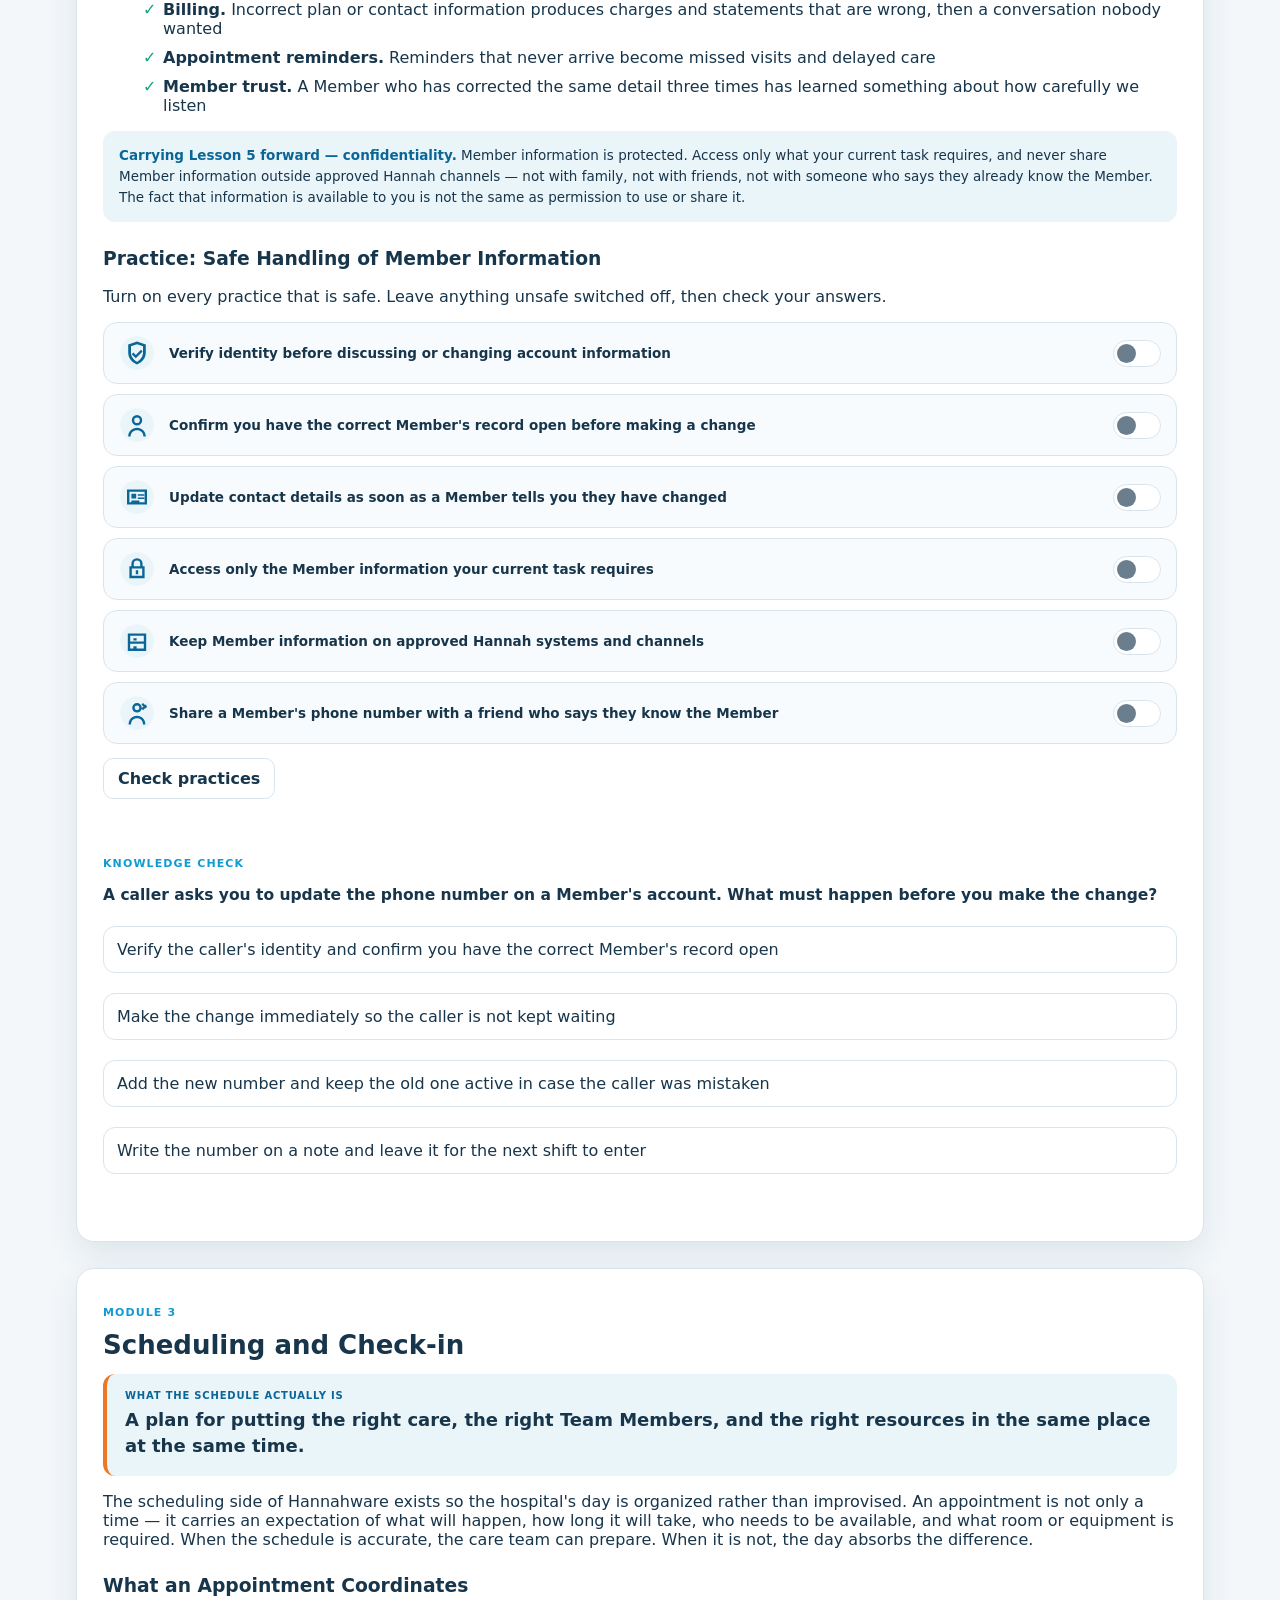
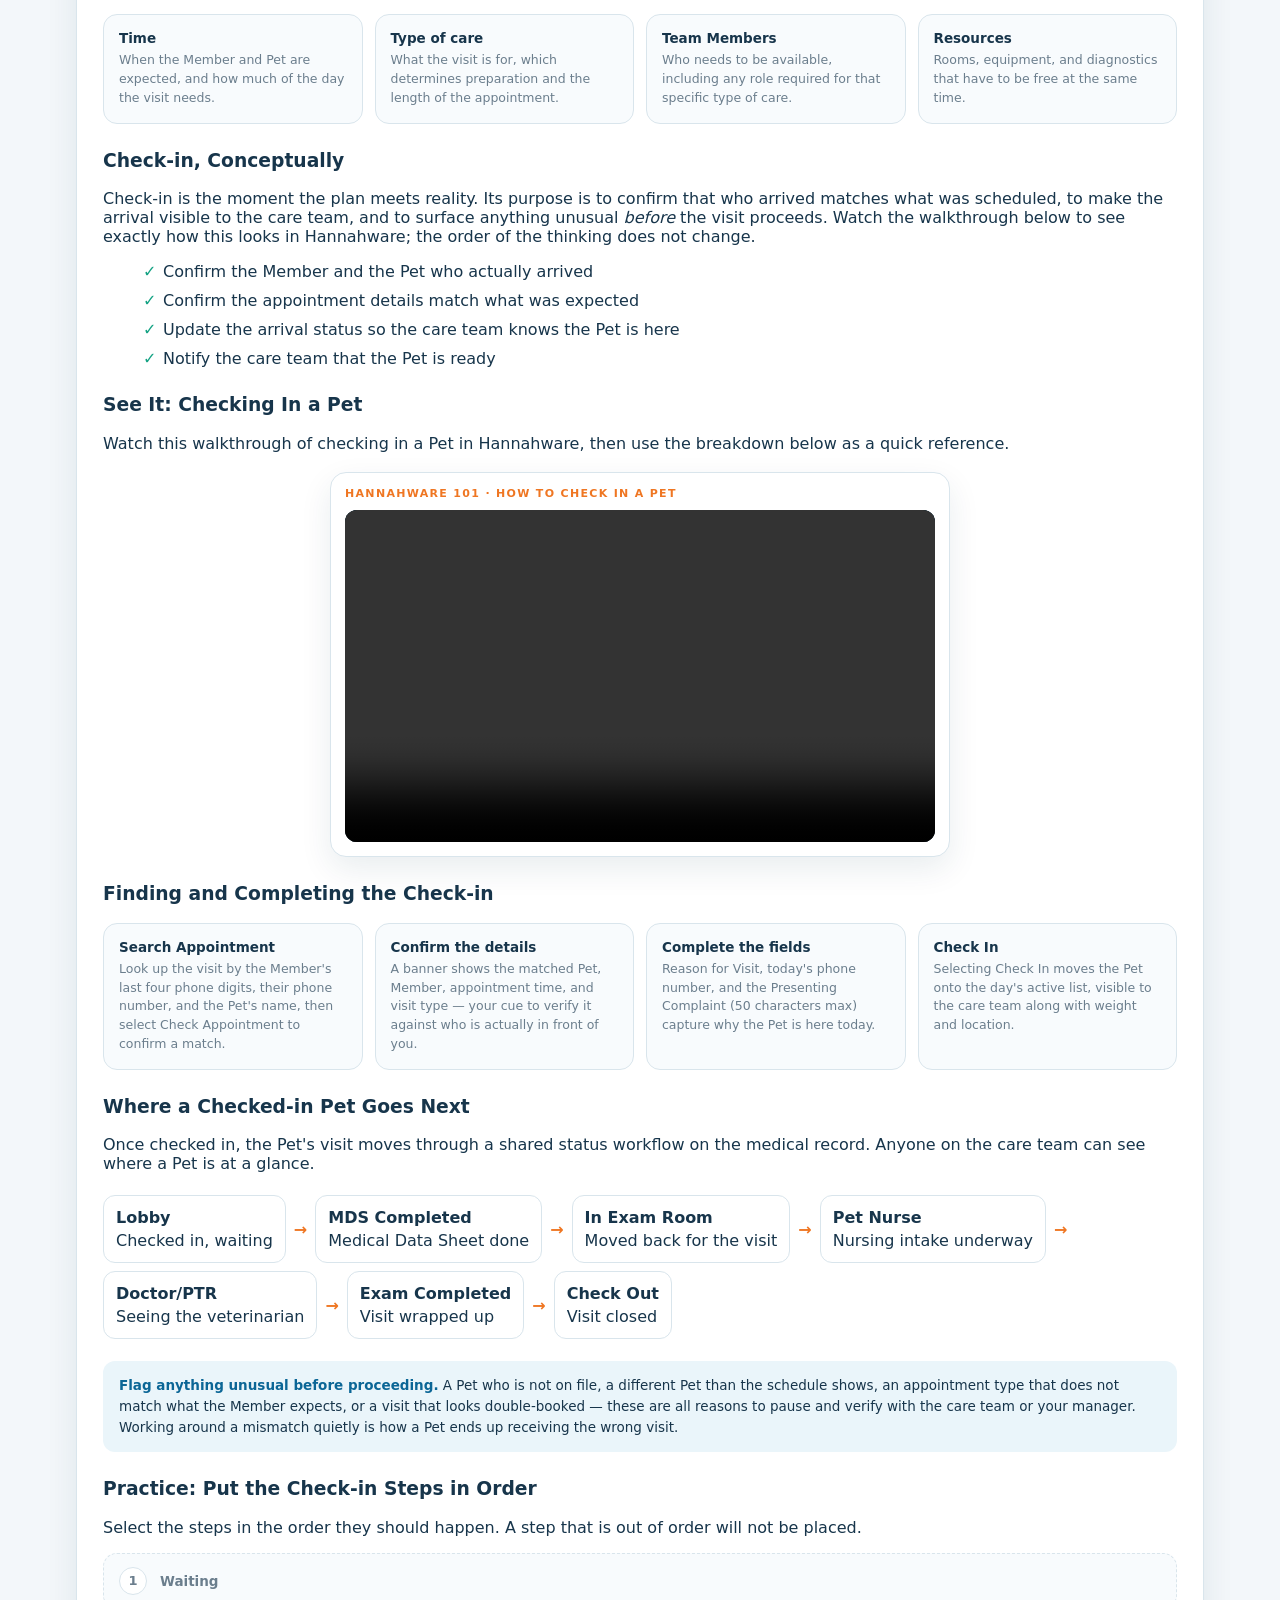
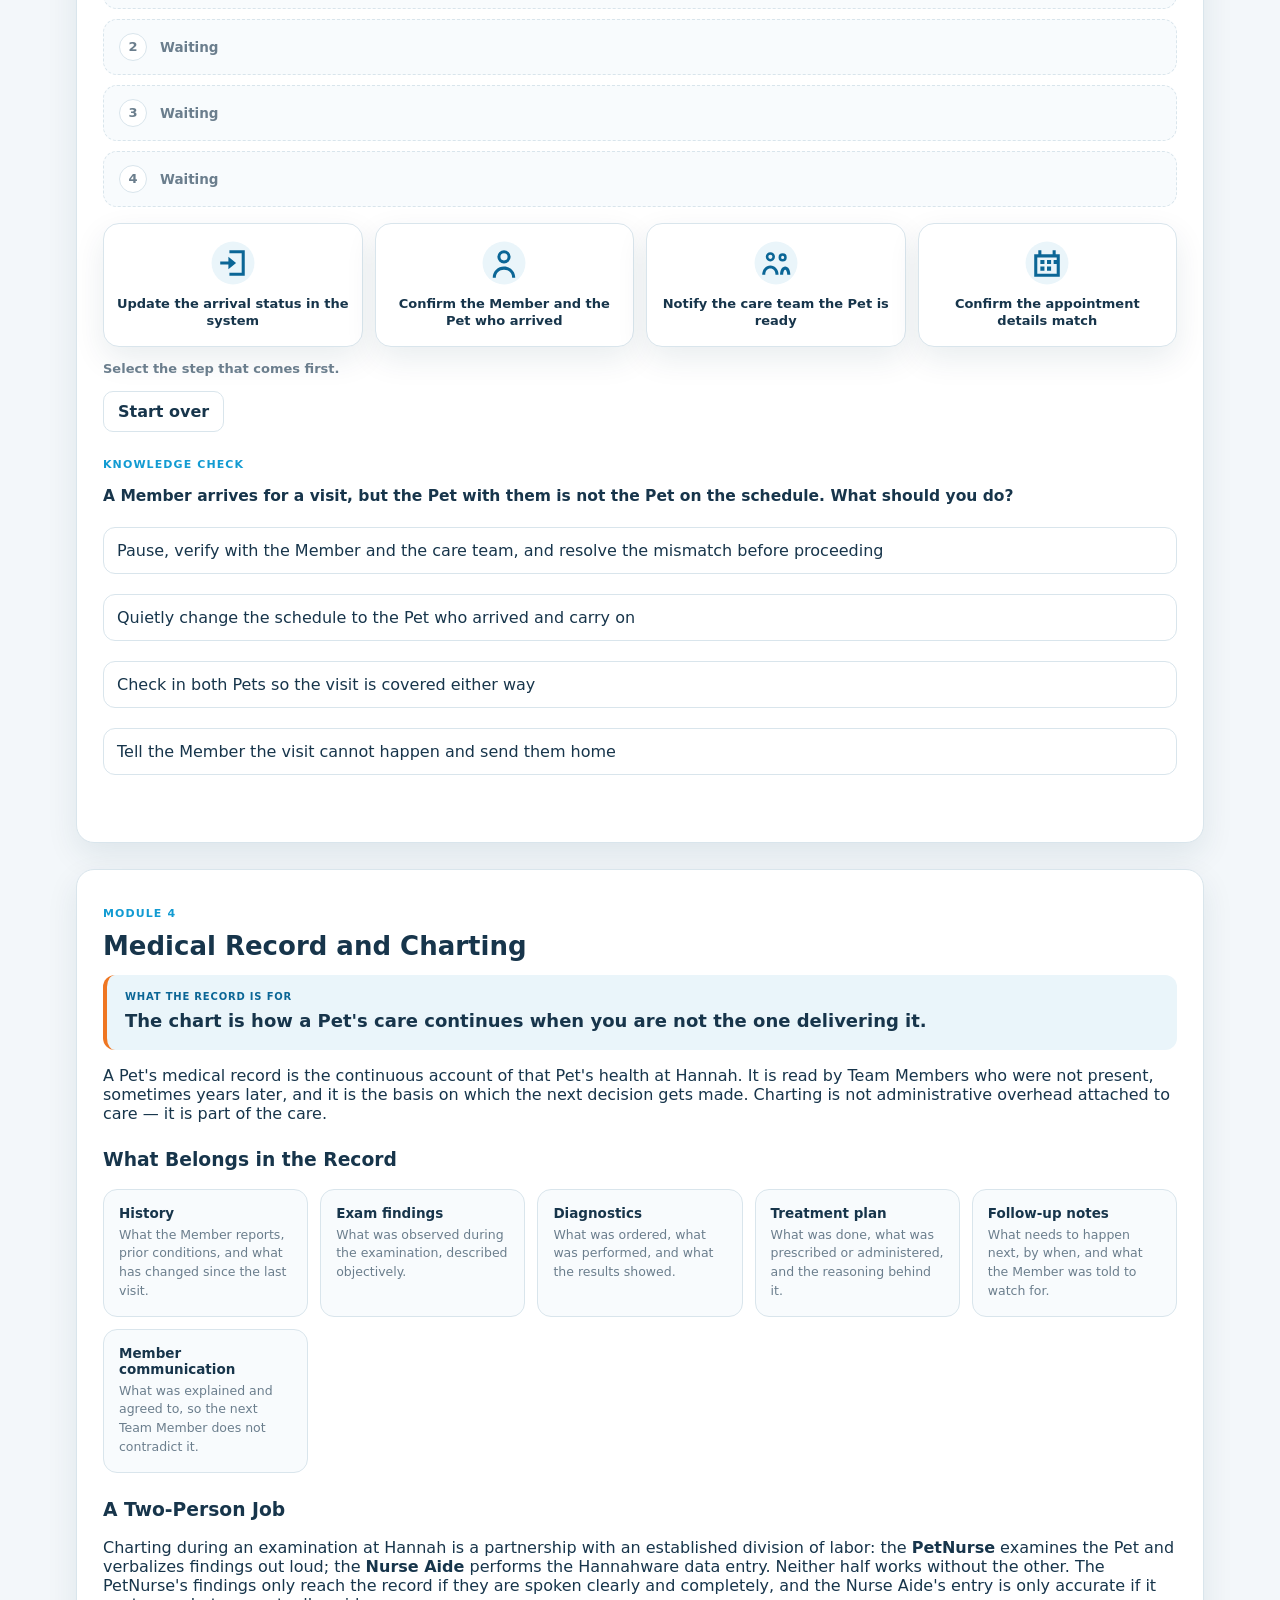
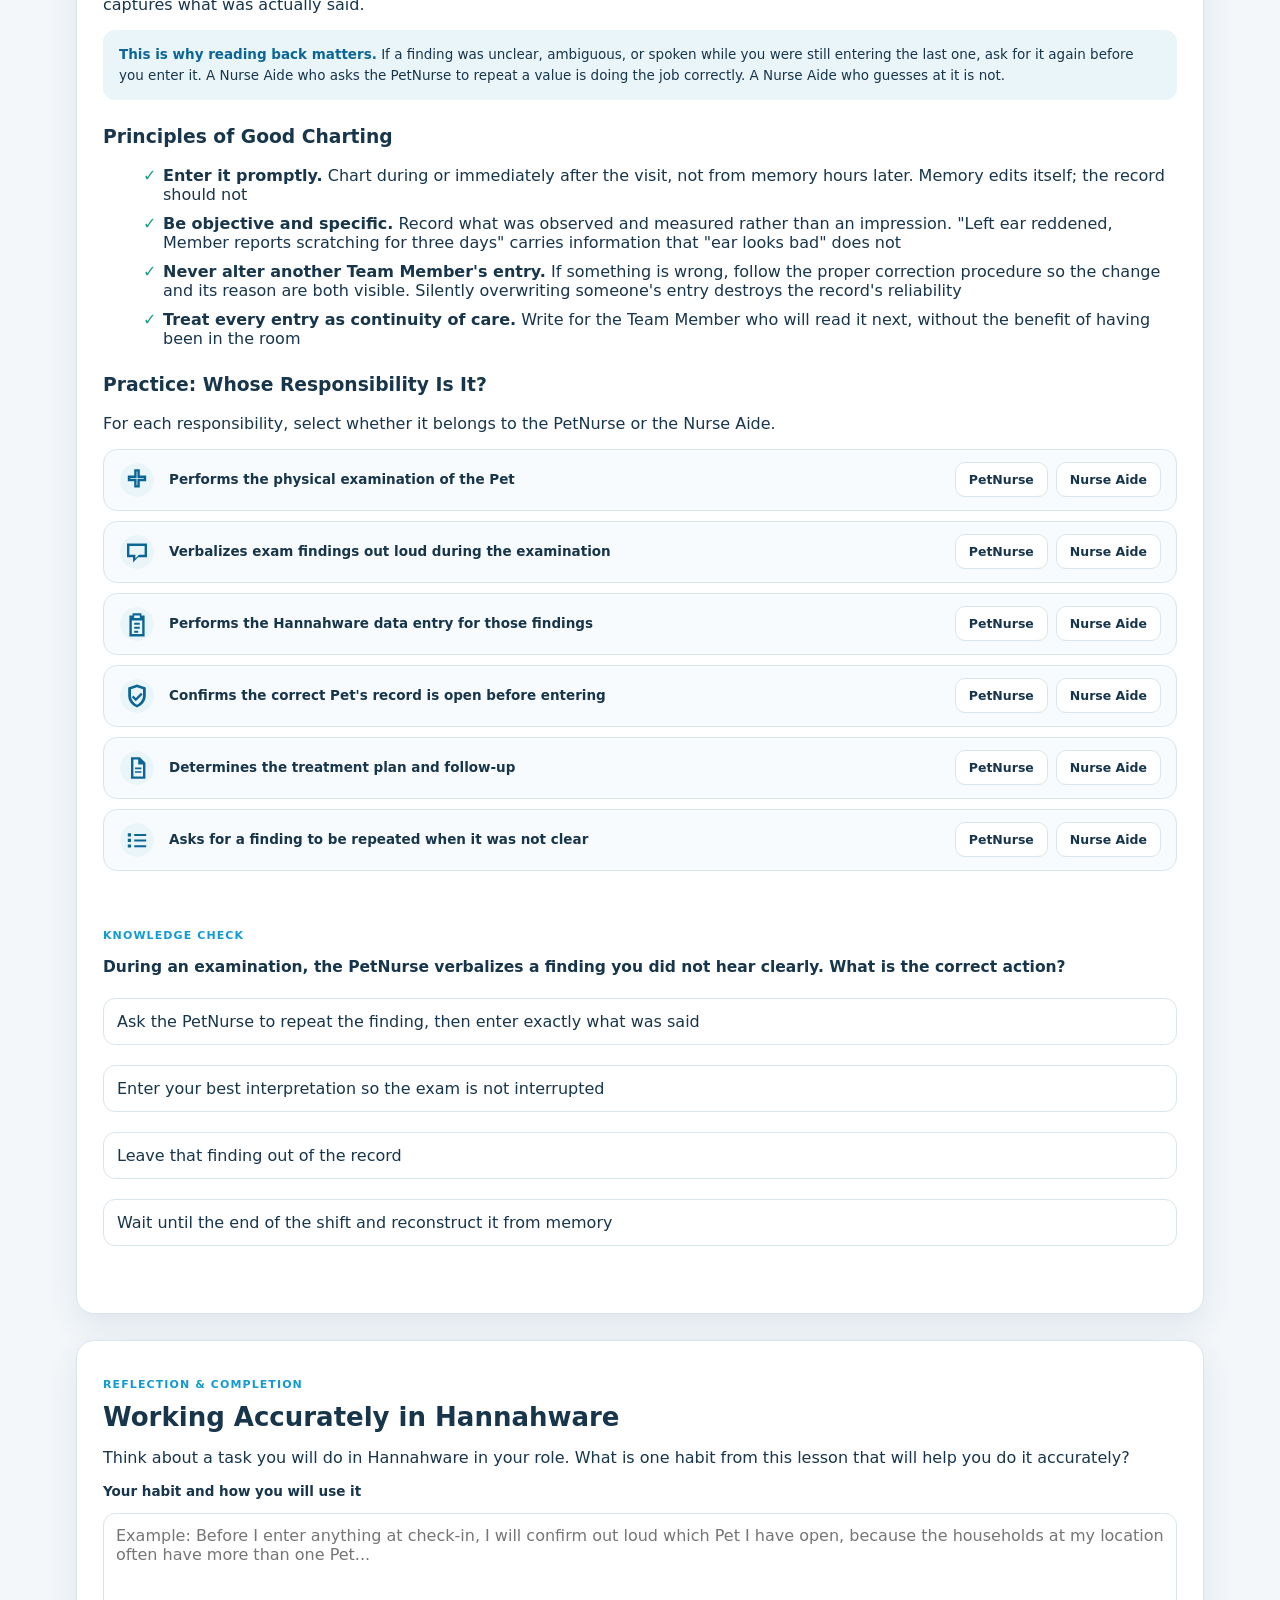
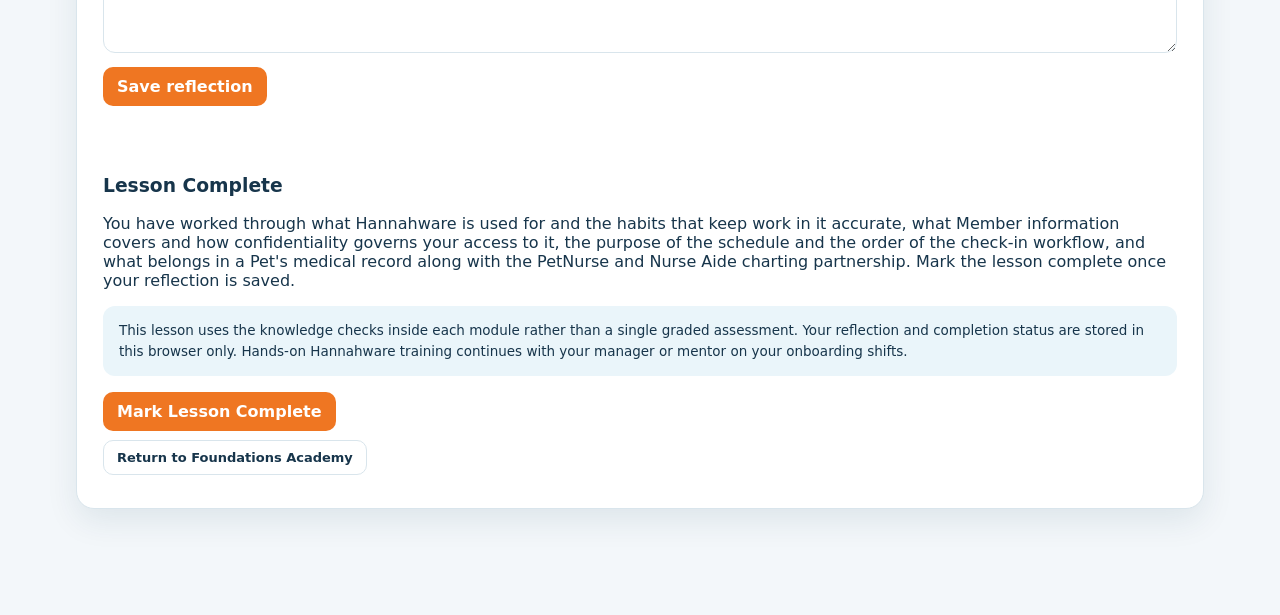
<file: academies/foundations/course-6/index.html>
<!doctype html>
<html lang="en">
<head>
  <meta charset="utf-8">
  <meta name="viewport" content="width=device-width, initial-scale=1">
  <meta name="description" content="Hannah Learning System Foundations Lesson 6 — Hannahware Basics">
  <title>Hannah Learning System™ — Hannahware Basics</title>
  <link rel="icon" href="assets/hph-favicon.png">
  <link rel="stylesheet" href="../../../assets/styles.css">
  <link rel="stylesheet" href="styles.css">
</head>
<body>

  <header class="l3-header">
    <div class="brand-block">
      <img class="brand-logo" src="assets/hannah-logo.png" alt="Hannah Pet Hospital">
      <div class="brand-copy">
        <span>Hannah Learning System™</span>
        <strong>Foundations Academy · Lesson 6</strong>
      </div>
    </div>
    <a class="l3-back" href="../../../index.html#foundationsAcademy">← Foundations Academy</a>
  </header>

  <nav class="l3-nav" aria-label="Lesson sections">
    <a href="#objectives">Objectives</a>
    <a href="#module-1">1 · Navigation</a>
    <a href="#module-2">2 · Member Information</a>
    <a href="#module-3">3 · Scheduling &amp; Check-in</a>
    <a href="#module-4">4 · Records &amp; Charting</a>
    <a href="#reflection-complete">Reflection &amp; Completion</a>
  </nav>

  <main class="l3-shell">

    <section class="foundations-hero">
      <div>
        <span class="eyebrow light">Foundations Academy · Lesson 6</span>
        <h1>Hannahware Basics</h1>
        <p>Hannahware is the practice-management and medical-record system used across Hannah Hospitals for scheduling, Member and Pet information, and charting. Nearly every task in your day passes through it. This lesson is about the judgment that surrounds that work — knowing what the system is for, why accuracy and timeliness matter, and which part of the record is yours to own.</p>
      </div>
      <div class="foundation-summary">
        <span>Estimated time</span>
        <strong>30–40<span style="font-size:1rem;font-weight:700"> min</span></strong>
        <span>Four modules covering navigation habits, Member information and confidentiality, the check-in sequence, and the PetNurse and Nurse Aide charting partnership.</span>
      </div>
    </section>

    <section id="objectives" class="l3-section panel l3-section-inner">
      <p class="eyebrow">Lesson objectives</p>
      <h2>By the end of this lesson, you will be able to:</h2>
      <ul class="l2-obj-list">
        <li>Describe what Hannahware is used for across a Team Member's day, recognize the home screen layout, and apply the core habits that keep work in the system accurate</li>
        <li>Explain what Member information includes, search for a Member in Hannahware, and describe how confidentiality governs your access to that information</li>
        <li>Sequence the check-in workflow and recognize when to pause and verify before proceeding</li>
        <li>Describe what belongs in a Pet's medical record, and apply the PetNurse and Nurse Aide division of labor when charting</li>
      </ul>
      <div class="callout-box" style="margin-top:18px"><strong>How this lesson works with your onboarding.</strong> This lesson builds the concepts, responsibilities, and judgment you need to work in Hannahware well. The hands-on system training — where things live, how your location has things configured, and the exact steps for your role's tasks — happens alongside your manager or mentor during your onboarding shifts, on the live system, with a real workflow in front of you. That is by design: judgment first, then muscle memory.</div>
      <div class="callout-box"><strong>Prerequisites:</strong> Lessons 1–5. Lesson 5's security and confidentiality module carries directly into Module 2 of this lesson. Like Lesson 5, this lesson uses embedded knowledge checks inside each module rather than a single final assessment, and closes with a short reflection.</div>
    </section>

    <!-- ============ MODULE 1 ============ -->
    <section id="module-1" class="l3-section panel l3-section-inner">
      <p class="l3-module-kicker">Module 1</p>
      <h2>Hannahware Navigation</h2>
      <div class="truth-block">
        <span>The habit that prevents the most rework</span>
        <blockquote>Find the right record first. Everything after that depends on it.</blockquote>
      </div>
      <p class="l3-lede">Hannahware is where the hospital's day is organized and remembered.</p>
      <p>Across a shift, Team Members use it to find a Member or a Pet, view a Pet's record and history, see and manage what is scheduled, and document the care that was delivered. Different roles spend time in different parts of it, but the underlying pattern is the same: locate the right record, read or enter information accurately, confirm the entry is saved, and close out cleanly when you are done.</p>

      <h3 style="margin-top:26px">What Team Members Use It For</h3>
      <div class="info-grid">
        <article class="info-card"><strong>Finding a Member or Pet</strong><p>Looking up who is in front of you, or who is calling, before starting any task.</p></article>
        <article class="info-card"><strong>Viewing a Pet's record</strong><p>Reading history, prior visits, and existing plans so your work builds on what came before.</p></article>
        <article class="info-card"><strong>Scheduling</strong><p>Seeing what is booked, what has arrived, and what the day still holds for the care team.</p></article>
        <article class="info-card"><strong>Documenting care</strong><p>Entering what was observed, done, and planned so the next Team Member has the full picture.</p></article>
      </div>

      <h3 style="margin-top:26px">See It: The Home Screen</h3>
      <p>Watch this walkthrough of the Hannahware home screen, then use the breakdown below as a quick reference.</p>
      <div class="academy-video">
        <div class="academy-video-label">Hannahware 101 · The Home Screen</div>
        <div class="video-frame">
          <video controls preload="metadata" playsinline title="Hannahware 101: The Home Screen">
            <source src="assets/videos/hannahware-101-home-screen.mp4" type="video/mp4">
            Your browser does not support the video tag. <a href="assets/videos/hannahware-101-home-screen.mp4">Download the video</a>.
          </video>
        </div>
      </div>

      <h3 style="margin-top:26px">Three Zones, Every Screen</h3>
      <div class="info-grid">
        <article class="info-card"><strong>Top bar</strong><p>A "Pet ID/Name" quick search you can use from any screen, plus your signed-in name and location on the right.</p></article>
        <article class="info-card"><strong>Left-hand navigation</strong><p>Global links that follow you everywhere — Member Pets, Member Information, Contact Tracker, Billing, Member Appointments, and more.</p></article>
        <article class="info-card"><strong>Home dashboard tiles</strong><p>Task groups on the Home screen itself — Check In, Appointment Scheduling, Member Tools, Pet Management, Reports, and Team Member Tools &amp; Admin.</p></article>
      </div>

      <div class="callout-box"><strong>A note on this walkthrough.</strong> It reflects the current version of Hannahware. Tile names, order, and icons are occasionally updated, and your role determines which tiles and links you see — but the pattern of a quick top search, a left-hand navigation column, and task-grouped home tiles stays consistent.</div>

      <h3 style="margin-top:26px">Practice: Five Navigation Habits</h3>
      <p>Select each habit to see why it matters.</p>
      <div class="l6-habit-grid" data-habits="navigation"></div>
      <p class="l6-habit-status" data-habit-status="navigation" aria-live="polite"></p>

      <div class="callout-box"><strong>If you are unsure, stop.</strong> Hannahware is a medical record. A guess entered into it does not stay a guess — it becomes history that other Team Members rely on. Asking is always faster than correcting.</div>

      <p class="l3-module-kicker" style="margin-top:26px">Knowledge check</p>
      <p class="check-prompt">You open a record to document a visit, and the history you see does not look like it belongs to the Pet in front of you. What should you do first?</p>
      <div class="choice-grid" data-answer="verify" data-explain="Confirm you have the correct Member and Pet open before you read from or write to any record. Households can have several Pets and names repeat often.">
        <button class="decision-option" data-choice="continue">Continue charting — the history is probably just incomplete</button>
        <button class="decision-option" data-choice="verify">Stop and confirm you have the correct Member and Pet open before entering anything</button>
        <button class="decision-option" data-choice="delete">Remove the history that looks wrong so the record is clean</button>
        <button class="decision-option" data-choice="later">Leave the record open and come back to it at the end of the shift</button>
      </div>
      <p class="choice-status" aria-live="polite"></p>
    </section>

    <!-- ============ MODULE 2 ============ -->
    <section id="module-2" class="l3-section panel l3-section-inner">
      <p class="l3-module-kicker">Module 2</p>
      <h2>Member Information</h2>
      <div class="truth-block">
        <span>Why a phone number is a clinical detail</span>
        <blockquote>If we cannot reach a Member, we cannot deliver the care their Pet needs.</blockquote>
      </div>
      <p>At a high level, Member information covers who the Member is and how Hannah works with them: contact details, membership and plan status, the Pets in the household, and communication preferences. It is administrative on its face and clinical in effect.</p>

      <h3 style="margin-top:26px">What Member Information Includes</h3>
      <div class="info-grid">
        <article class="info-card"><strong>Contact details</strong><p>How Hannah reaches the Member — for appointment reminders, results, and time-sensitive decisions about their Pet.</p></article>
        <article class="info-card"><strong>Membership and plan status</strong><p>What the Member's plan covers, which shapes what you can tell them about services and cost.</p></article>
        <article class="info-card"><strong>Household Pets</strong><p>Every Pet associated with the Member, so the right record is opened and the right Pet receives care.</p></article>
        <article class="info-card"><strong>Communication preferences</strong><p>How and when a Member has asked to be contacted — following it is part of how we show respect.</p></article>
      </div>

      <h3 style="margin-top:26px">See It: Searching for a Member</h3>
      <p>Finding the right Member record is the first step in almost everything you do in Hannahware. This walkthrough shows both ways to search.</p>
      <div class="academy-video">
        <div class="academy-video-label">Hannahware 101 · How to Search for a Member</div>
        <div class="video-frame">
          <video controls preload="metadata" playsinline title="Hannahware 101: How to Search for a Member">
            <source src="assets/videos/hannahware-101-search-for-a-member.mp4" type="video/mp4">
            Your browser does not support the video tag. <a href="assets/videos/hannahware-101-search-for-a-member.mp4">Download the video</a>.
          </video>
        </div>
      </div>

      <div class="info-grid">
        <article class="info-card"><strong>Quick search (top bar)</strong><p>Use the "Pet ID/Name" field at the top of any screen when you already know the Pet's exact name or ID.</p></article>
        <article class="info-card"><strong>Member Search (Member Tools)</strong><p>Open Member Tools → Member Search for a fuller search — useful with a partial name, a phone number, or when you need to review close matches.</p></article>
      </div>

      <p>A search returns a results list with the Member's name, address, phone number (with the best contact number marked), account status, preferred hospital, and any alert — for example, an account flagged on hold. From the results, row actions let you move straight into the next task:</p>
      <ul class="l2-obj-list">
        <li><strong>Select</strong> opens the Member's full profile and every Pet linked to that household</li>
        <li><strong>Placement, Add a Pet, Appointments,</strong> and <strong>RX Request</strong> jump directly to that task for the Member without a second search</li>
      </ul>
      <p>A Member's profile splits their Pets into <strong>Active Hannah Pets</strong> and <strong>Inactive/Deceased Hannah Pets</strong> — deceased Pets are marked with an asterisk next to their name. Each Pet row carries its own quick links to the medical record and Pet plan.</p>

      <div class="callout-box"><strong>More than one close match?</strong> Households can share an address or a phone number, and names repeat. Confirm you have the right Member — and the right Pet within that household — before you act on anything in the record.</div>

      <h3 style="margin-top:26px">Why Accuracy Matters</h3>
      <ul class="l2-obj-list">
        <li><strong>Medical decisions.</strong> A Pet's care can stall while we try to reach a Member on a number that is out of date</li>
        <li><strong>Billing.</strong> Incorrect plan or contact information produces charges and statements that are wrong, then a conversation nobody wanted</li>
        <li><strong>Appointment reminders.</strong> Reminders that never arrive become missed visits and delayed care</li>
        <li><strong>Member trust.</strong> A Member who has corrected the same detail three times has learned something about how carefully we listen</li>
      </ul>

      <div class="callout-box"><strong>Carrying Lesson 5 forward — confidentiality.</strong> Member information is protected. Access only what your current task requires, and never share Member information outside approved Hannah channels — not with family, not with friends, not with someone who says they already know the Member. The fact that information is available to you is not the same as permission to use or share it.</div>

      <h3 style="margin-top:26px">Practice: Safe Handling of Member Information</h3>
      <p>Turn on every practice that is safe. Leave anything unsafe switched off, then check your answers.</p>
      <div class="l5-toggle-list" data-toggles="information"></div>
      <button type="button" class="secondary l5-toggle-check" data-toggle-check="information" style="margin-top:14px">Check practices</button>
      <p class="l5-toggle-status" data-toggle-status="information" aria-live="polite"></p>

      <p class="l3-module-kicker" style="margin-top:26px">Knowledge check</p>
      <p class="check-prompt">A caller asks you to update the phone number on a Member's account. What must happen before you make the change?</p>
      <div class="choice-grid" data-answer="identity" data-explain="Verify you are speaking with the Member — or someone authorized on the account — and that you have the correct record open, before changing anything.">
        <button class="decision-option" data-choice="identity">Verify the caller's identity and confirm you have the correct Member's record open</button>
        <button class="decision-option" data-choice="quick">Make the change immediately so the caller is not kept waiting</button>
        <button class="decision-option" data-choice="both">Add the new number and keep the old one active in case the caller was mistaken</button>
        <button class="decision-option" data-choice="note">Write the number on a note and leave it for the next shift to enter</button>
      </div>
      <p class="choice-status" aria-live="polite"></p>
    </section>

    <!-- ============ MODULE 3 ============ -->
    <section id="module-3" class="l3-section panel l3-section-inner">
      <p class="l3-module-kicker">Module 3</p>
      <h2>Scheduling and Check-in</h2>
      <div class="truth-block">
        <span>What the schedule actually is</span>
        <blockquote>A plan for putting the right care, the right Team Members, and the right resources in the same place at the same time.</blockquote>
      </div>
      <p>The scheduling side of Hannahware exists so the hospital's day is organized rather than improvised. An appointment is not only a time — it carries an expectation of what will happen, how long it will take, who needs to be available, and what room or equipment is required. When the schedule is accurate, the care team can prepare. When it is not, the day absorbs the difference.</p>

      <h3 style="margin-top:26px">What an Appointment Coordinates</h3>
      <div class="info-grid">
        <article class="info-card"><strong>Time</strong><p>When the Member and Pet are expected, and how much of the day the visit needs.</p></article>
        <article class="info-card"><strong>Type of care</strong><p>What the visit is for, which determines preparation and the length of the appointment.</p></article>
        <article class="info-card"><strong>Team Members</strong><p>Who needs to be available, including any role required for that specific type of care.</p></article>
        <article class="info-card"><strong>Resources</strong><p>Rooms, equipment, and diagnostics that have to be free at the same time.</p></article>
      </div>

      <h3 style="margin-top:26px">Check-in, Conceptually</h3>
      <p>Check-in is the moment the plan meets reality. Its purpose is to confirm that who arrived matches what was scheduled, to make the arrival visible to the care team, and to surface anything unusual <em>before</em> the visit proceeds. Watch the walkthrough below to see exactly how this looks in Hannahware; the order of the thinking does not change.</p>
      <ul class="l2-obj-list">
        <li>Confirm the Member and the Pet who actually arrived</li>
        <li>Confirm the appointment details match what was expected</li>
        <li>Update the arrival status so the care team knows the Pet is here</li>
        <li>Notify the care team that the Pet is ready</li>
      </ul>

      <h3 style="margin-top:26px">See It: Checking In a Pet</h3>
      <p>Watch this walkthrough of checking in a Pet in Hannahware, then use the breakdown below as a quick reference.</p>
      <div class="academy-video">
        <div class="academy-video-label">Hannahware 101 · How to Check In a Pet</div>
        <div class="video-frame">
          <video controls preload="metadata" playsinline title="Hannahware 101: How to Check In a Pet">
            <source src="assets/videos/hannahware-101-how-to-check-in-a-pet.mp4" type="video/mp4">
            Your browser does not support the video tag. <a href="assets/videos/hannahware-101-how-to-check-in-a-pet.mp4">Download the video</a>.
          </video>
        </div>
      </div>

      <h3 style="margin-top:26px">Finding and Completing the Check-in</h3>
      <div class="info-grid">
        <article class="info-card"><strong>Search Appointment</strong><p>Look up the visit by the Member's last four phone digits, their phone number, and the Pet's name, then select Check Appointment to confirm a match.</p></article>
        <article class="info-card"><strong>Confirm the details</strong><p>A banner shows the matched Pet, Member, appointment time, and visit type — your cue to verify it against who is actually in front of you.</p></article>
        <article class="info-card"><strong>Complete the fields</strong><p>Reason for Visit, today's phone number, and the Presenting Complaint (50 characters max) capture why the Pet is here today.</p></article>
        <article class="info-card"><strong>Check In</strong><p>Selecting Check In moves the Pet onto the day's active list, visible to the care team along with weight and location.</p></article>
      </div>

      <h3 style="margin-top:26px">Where a Checked-in Pet Goes Next</h3>
      <p>Once checked in, the Pet's visit moves through a shared status workflow on the medical record. Anyone on the care team can see where a Pet is at a glance.</p>
      <div class="workflow-map">
        <div class="workflow-node"><strong>Lobby</strong><span>Checked in, waiting</span></div>
        <span class="workflow-arrow">&rarr;</span>
        <div class="workflow-node"><strong>MDS Completed</strong><span>Medical Data Sheet done</span></div>
        <span class="workflow-arrow">&rarr;</span>
        <div class="workflow-node"><strong>In Exam Room</strong><span>Moved back for the visit</span></div>
        <span class="workflow-arrow">&rarr;</span>
        <div class="workflow-node"><strong>Pet Nurse</strong><span>Nursing intake underway</span></div>
        <span class="workflow-arrow">&rarr;</span>
        <div class="workflow-node"><strong>Doctor/PTR</strong><span>Seeing the veterinarian</span></div>
        <span class="workflow-arrow">&rarr;</span>
        <div class="workflow-node"><strong>Exam Completed</strong><span>Visit wrapped up</span></div>
        <span class="workflow-arrow">&rarr;</span>
        <div class="workflow-node"><strong>Check Out</strong><span>Visit closed</span></div>
      </div>

      <div class="callout-box"><strong>Flag anything unusual before proceeding.</strong> A Pet who is not on file, a different Pet than the schedule shows, an appointment type that does not match what the Member expects, or a visit that looks double-booked — these are all reasons to pause and verify with the care team or your manager. Working around a mismatch quietly is how a Pet ends up receiving the wrong visit.</div>

      <h3 style="margin-top:26px">Practice: Put the Check-in Steps in Order</h3>
      <p>Select the steps in the order they should happen. A step that is out of order will not be placed.</p>
      <div class="l6-seq" data-sequence="checkin">
        <div class="l6-seq-slots"></div>
        <div class="l6-seq-tokens"></div>
        <p class="l6-seq-status" aria-live="polite"></p>
        <button type="button" class="secondary l6-seq-reset" style="margin-top:12px">Start over</button>
      </div>

      <p class="l3-module-kicker" style="margin-top:26px">Knowledge check</p>
      <p class="check-prompt">A Member arrives for a visit, but the Pet with them is not the Pet on the schedule. What should you do?</p>
      <div class="choice-grid" data-answer="pause" data-explain="Pause and verify before anything is entered or the visit begins. A mismatch at check-in is easy to resolve and expensive to discover later.">
        <button class="decision-option" data-choice="pause">Pause, verify with the Member and the care team, and resolve the mismatch before proceeding</button>
        <button class="decision-option" data-choice="swap">Quietly change the schedule to the Pet who arrived and carry on</button>
        <button class="decision-option" data-choice="both">Check in both Pets so the visit is covered either way</button>
        <button class="decision-option" data-choice="turn">Tell the Member the visit cannot happen and send them home</button>
      </div>
      <p class="choice-status" aria-live="polite"></p>
    </section>

    <!-- ============ MODULE 4 ============ -->
    <section id="module-4" class="l3-section panel l3-section-inner">
      <p class="l3-module-kicker">Module 4</p>
      <h2>Medical Record and Charting</h2>
      <div class="truth-block">
        <span>What the record is for</span>
        <blockquote>The chart is how a Pet's care continues when you are not the one delivering it.</blockquote>
      </div>
      <p>A Pet's medical record is the continuous account of that Pet's health at Hannah. It is read by Team Members who were not present, sometimes years later, and it is the basis on which the next decision gets made. Charting is not administrative overhead attached to care — it is part of the care.</p>

      <h3 style="margin-top:26px">What Belongs in the Record</h3>
      <div class="info-grid">
        <article class="info-card"><strong>History</strong><p>What the Member reports, prior conditions, and what has changed since the last visit.</p></article>
        <article class="info-card"><strong>Exam findings</strong><p>What was observed during the examination, described objectively.</p></article>
        <article class="info-card"><strong>Diagnostics</strong><p>What was ordered, what was performed, and what the results showed.</p></article>
        <article class="info-card"><strong>Treatment plan</strong><p>What was done, what was prescribed or administered, and the reasoning behind it.</p></article>
        <article class="info-card"><strong>Follow-up notes</strong><p>What needs to happen next, by when, and what the Member was told to watch for.</p></article>
        <article class="info-card"><strong>Member communication</strong><p>What was explained and agreed to, so the next Team Member does not contradict it.</p></article>
      </div>

      <h3 style="margin-top:26px">A Two-Person Job</h3>
      <p>Charting during an examination at Hannah is a partnership with an established division of labor: the <strong>PetNurse</strong> examines the Pet and verbalizes findings out loud; the <strong>Nurse Aide</strong> performs the Hannahware data entry. Neither half works without the other. The PetNurse's findings only reach the record if they are spoken clearly and completely, and the Nurse Aide's entry is only accurate if it captures what was actually said.</p>
      <div class="callout-box"><strong>This is why reading back matters.</strong> If a finding was unclear, ambiguous, or spoken while you were still entering the last one, ask for it again before you enter it. A Nurse Aide who asks the PetNurse to repeat a value is doing the job correctly. A Nurse Aide who guesses at it is not.</div>

      <h3 style="margin-top:26px">Principles of Good Charting</h3>
      <ul class="l2-obj-list">
        <li><strong>Enter it promptly.</strong> Chart during or immediately after the visit, not from memory hours later. Memory edits itself; the record should not</li>
        <li><strong>Be objective and specific.</strong> Record what was observed and measured rather than an impression. "Left ear reddened, Member reports scratching for three days" carries information that "ear looks bad" does not</li>
        <li><strong>Never alter another Team Member's entry.</strong> If something is wrong, follow the proper correction procedure so the change and its reason are both visible. Silently overwriting someone's entry destroys the record's reliability</li>
        <li><strong>Treat every entry as continuity of care.</strong> Write for the Team Member who will read it next, without the benefit of having been in the room</li>
      </ul>

      <h3 style="margin-top:26px">Practice: Whose Responsibility Is It?</h3>
      <p>For each responsibility, select whether it belongs to the PetNurse or the Nurse Aide.</p>
      <div class="l6-match" data-match="roles">
        <div class="l6-match-rows"></div>
        <p class="l6-match-status" aria-live="polite"></p>
      </div>

      <p class="l3-module-kicker" style="margin-top:26px">Knowledge check</p>
      <p class="check-prompt">During an examination, the PetNurse verbalizes a finding you did not hear clearly. What is the correct action?</p>
      <div class="choice-grid" data-answer="ask" data-explain="The Nurse Aide performs the data entry, so the Nurse Aide is responsible for entering exactly what the PetNurse said — which means asking for it again when it was not clear.">
        <button class="decision-option" data-choice="ask">Ask the PetNurse to repeat the finding, then enter exactly what was said</button>
        <button class="decision-option" data-choice="guess">Enter your best interpretation so the exam is not interrupted</button>
        <button class="decision-option" data-choice="skip">Leave that finding out of the record</button>
        <button class="decision-option" data-choice="memory">Wait until the end of the shift and reconstruct it from memory</button>
      </div>
      <p class="choice-status" aria-live="polite"></p>
    </section>

    <!-- ============ REFLECTION & COMPLETION ============ -->
    <section id="reflection-complete" class="l3-section panel l3-section-inner">
      <p class="l3-module-kicker">Reflection &amp; completion</p>
      <h2>Working Accurately in Hannahware</h2>
      <p>Think about a task you will do in Hannahware in your role. What is one habit from this lesson that will help you do it accurately?</p>
      <div class="reflection-box">
        <label for="reflection">Your habit and how you will use it</label>
        <textarea id="reflection" rows="6" placeholder="Example: Before I enter anything at check-in, I will confirm out loud which Pet I have open, because the households at my location often have more than one Pet..."></textarea>
        <div>
          <button type="button" class="primary" id="saveReflection">Save reflection</button>
        </div>
        <p class="reflection-status" id="reflectionStatus" aria-live="polite"></p>
      </div>

      <h3 style="margin-top:30px">Lesson Complete</h3>
      <p>You have worked through what Hannahware is used for and the habits that keep work in it accurate, what Member information covers and how confidentiality governs your access to it, the purpose of the schedule and the order of the check-in workflow, and what belongs in a Pet's medical record along with the PetNurse and Nurse Aide charting partnership. Mark the lesson complete once your reflection is saved.</p>
      <div class="callout-box">This lesson uses the knowledge checks inside each module rather than a single graded assessment. Your reflection and completion status are stored in this browser only. Hands-on Hannahware training continues with your manager or mentor on your onboarding shifts.</div>
      <div style="margin-top:16px">
        <button type="button" class="primary" id="completeLesson">Mark Lesson Complete</button>
        <p id="completeStatus" class="quiz-result" aria-live="polite"></p>
      </div>
      <p style="margin-top:16px"><a class="l3-back" href="../../../index.html#foundationsAcademy">Return to Foundations Academy</a></p>
    </section>

  </main>

  <script src="app.js"></script>
</body>
</html>
</file>
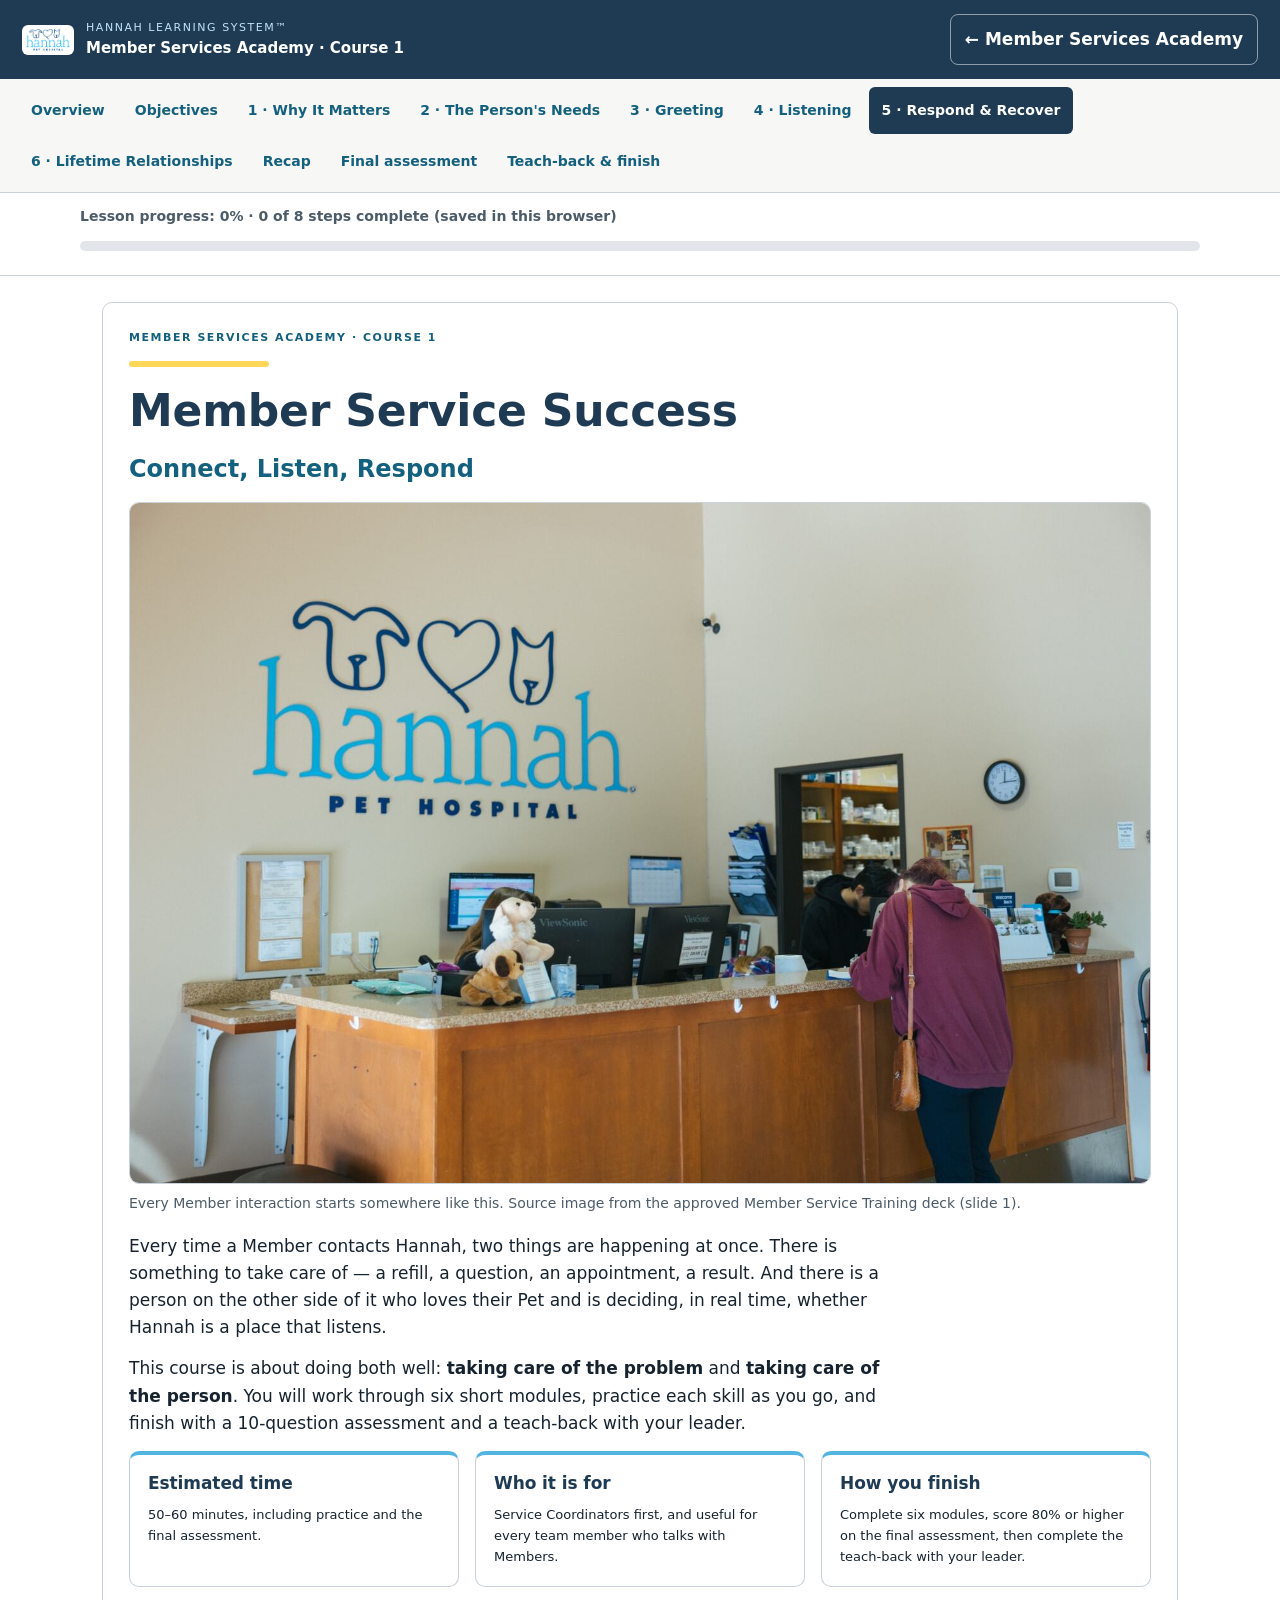
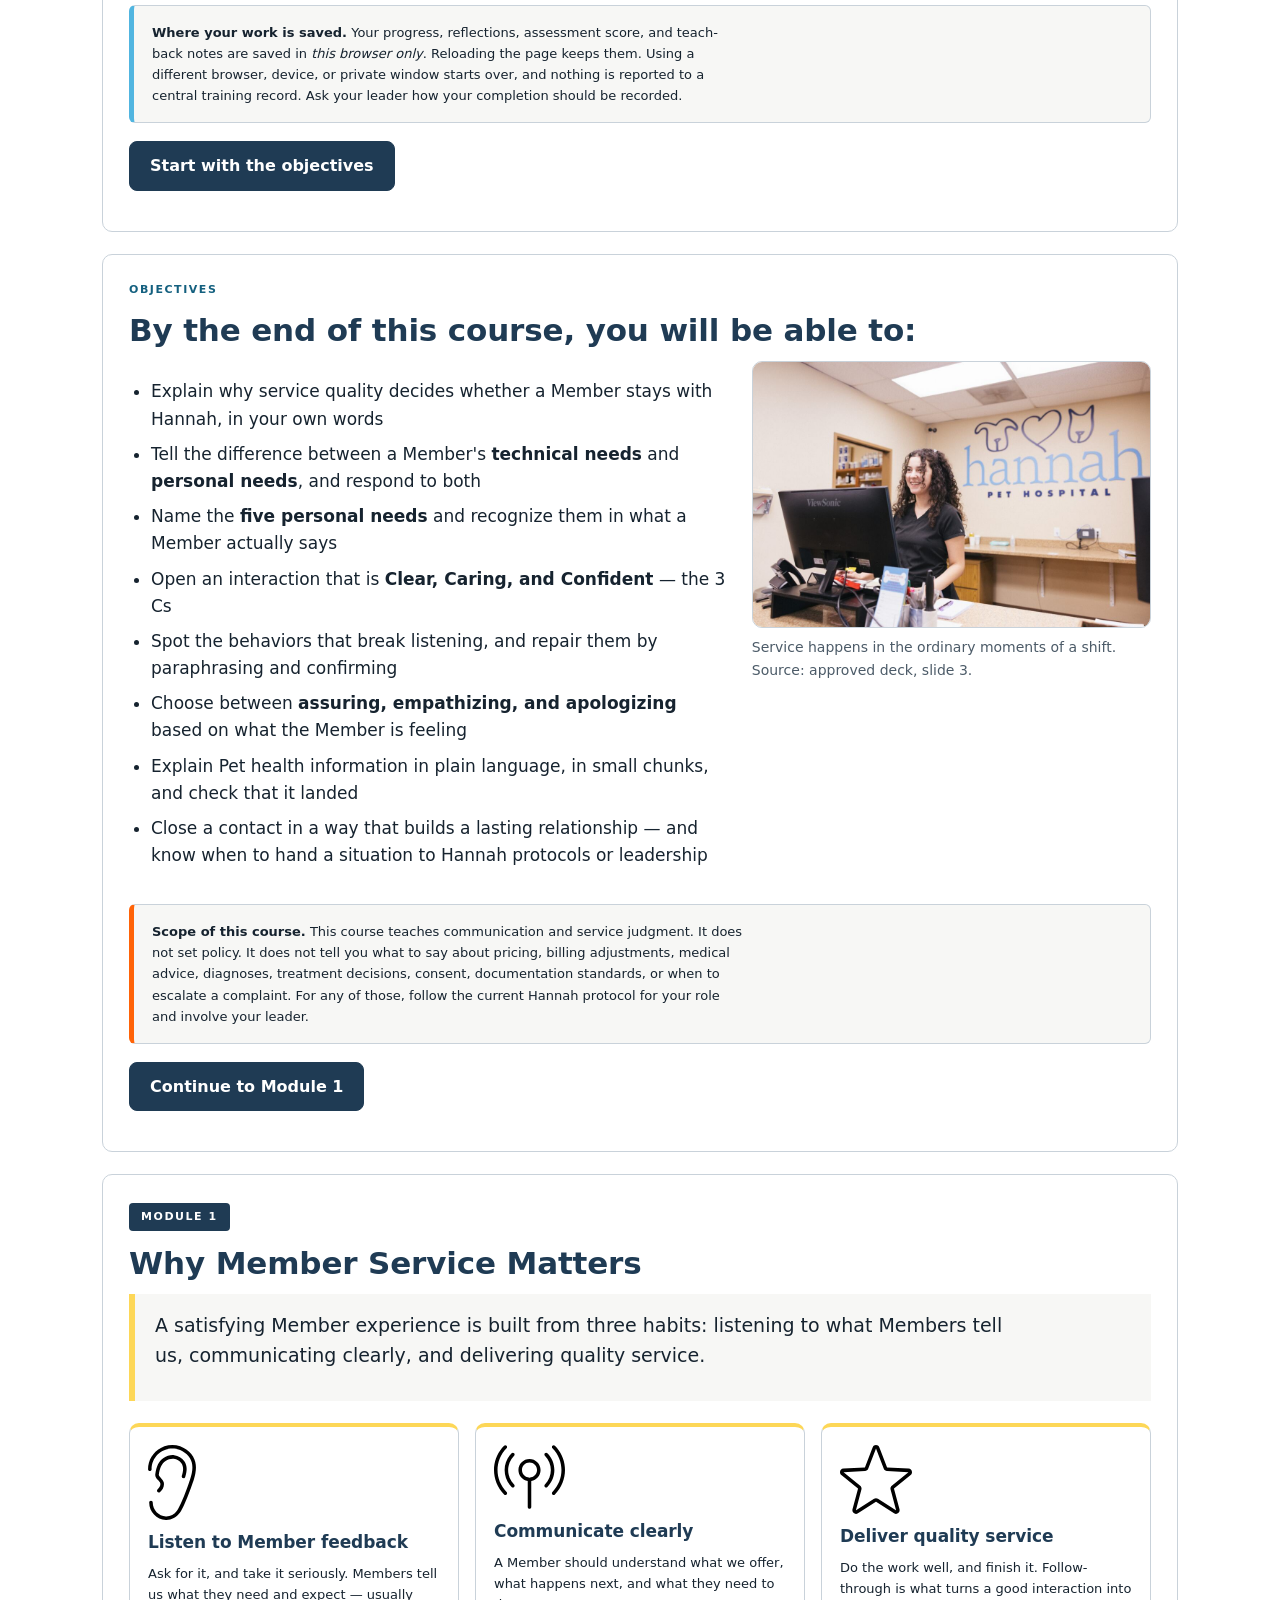
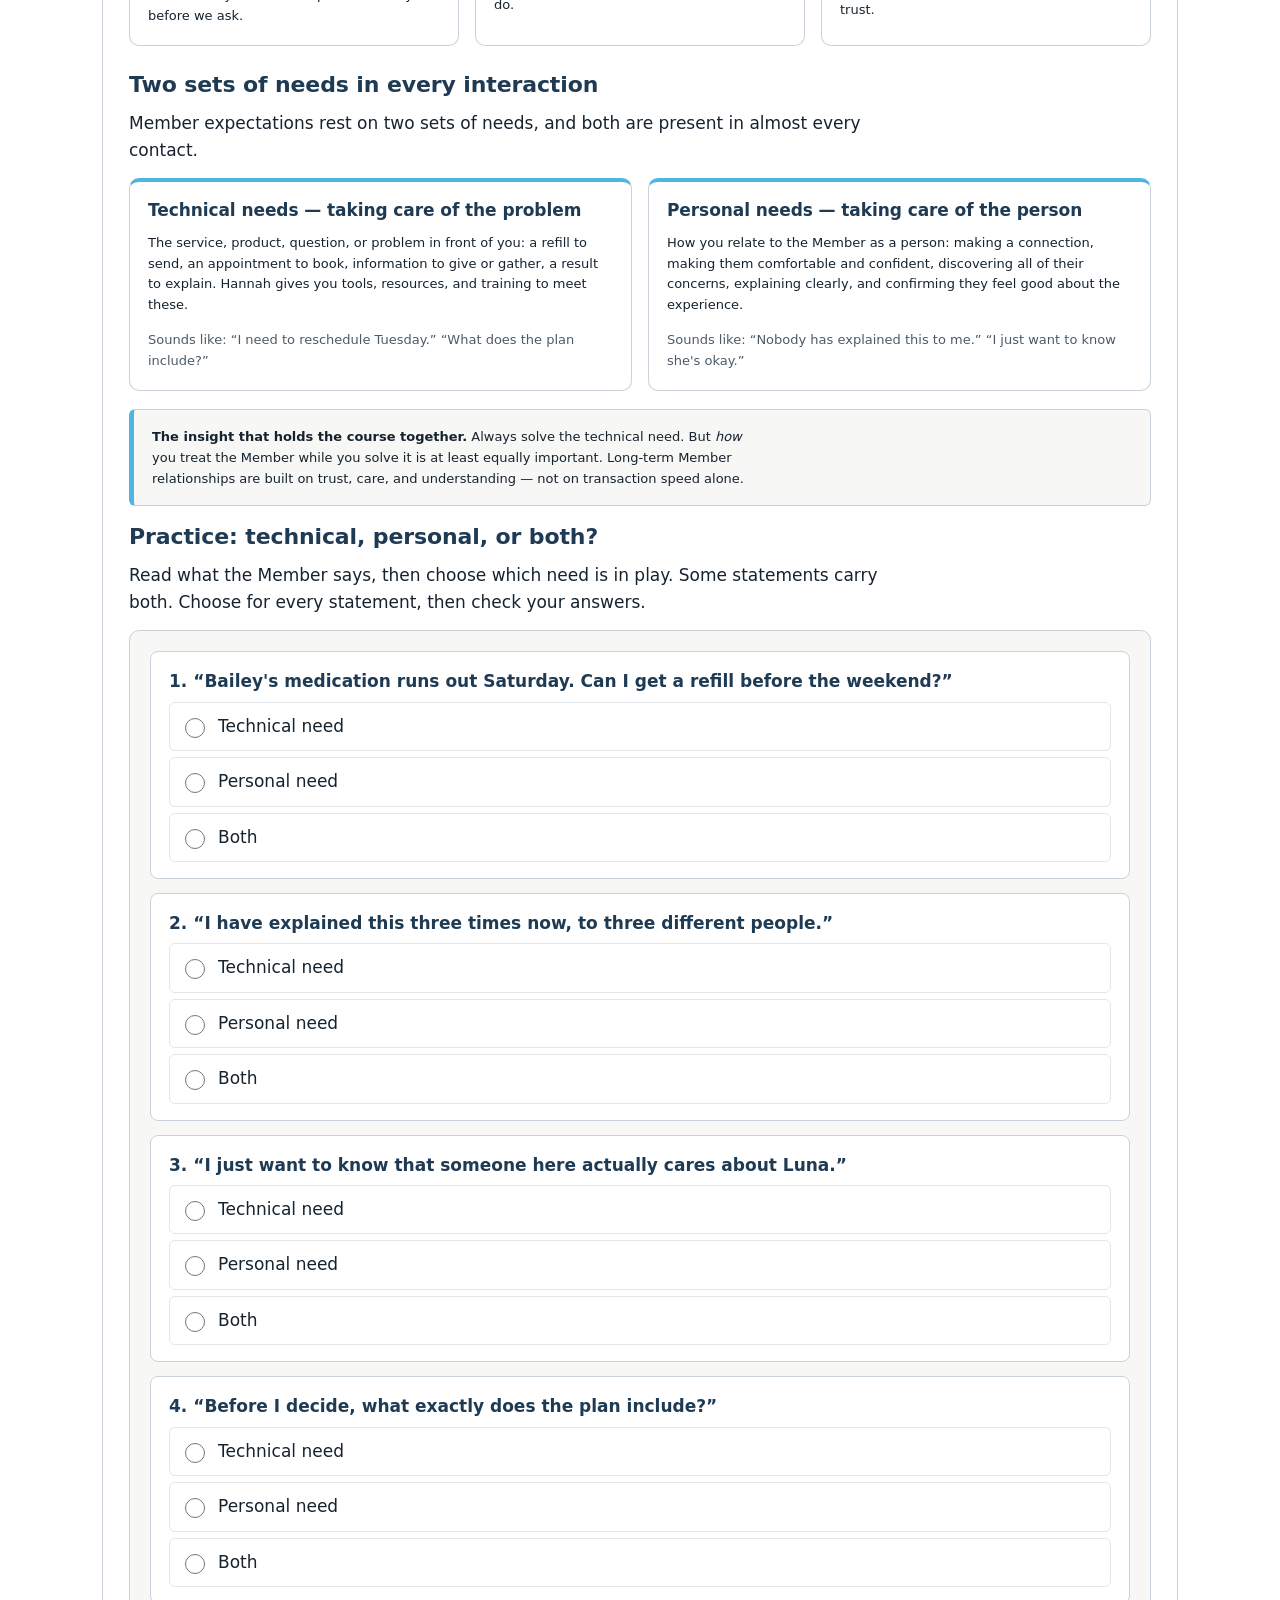
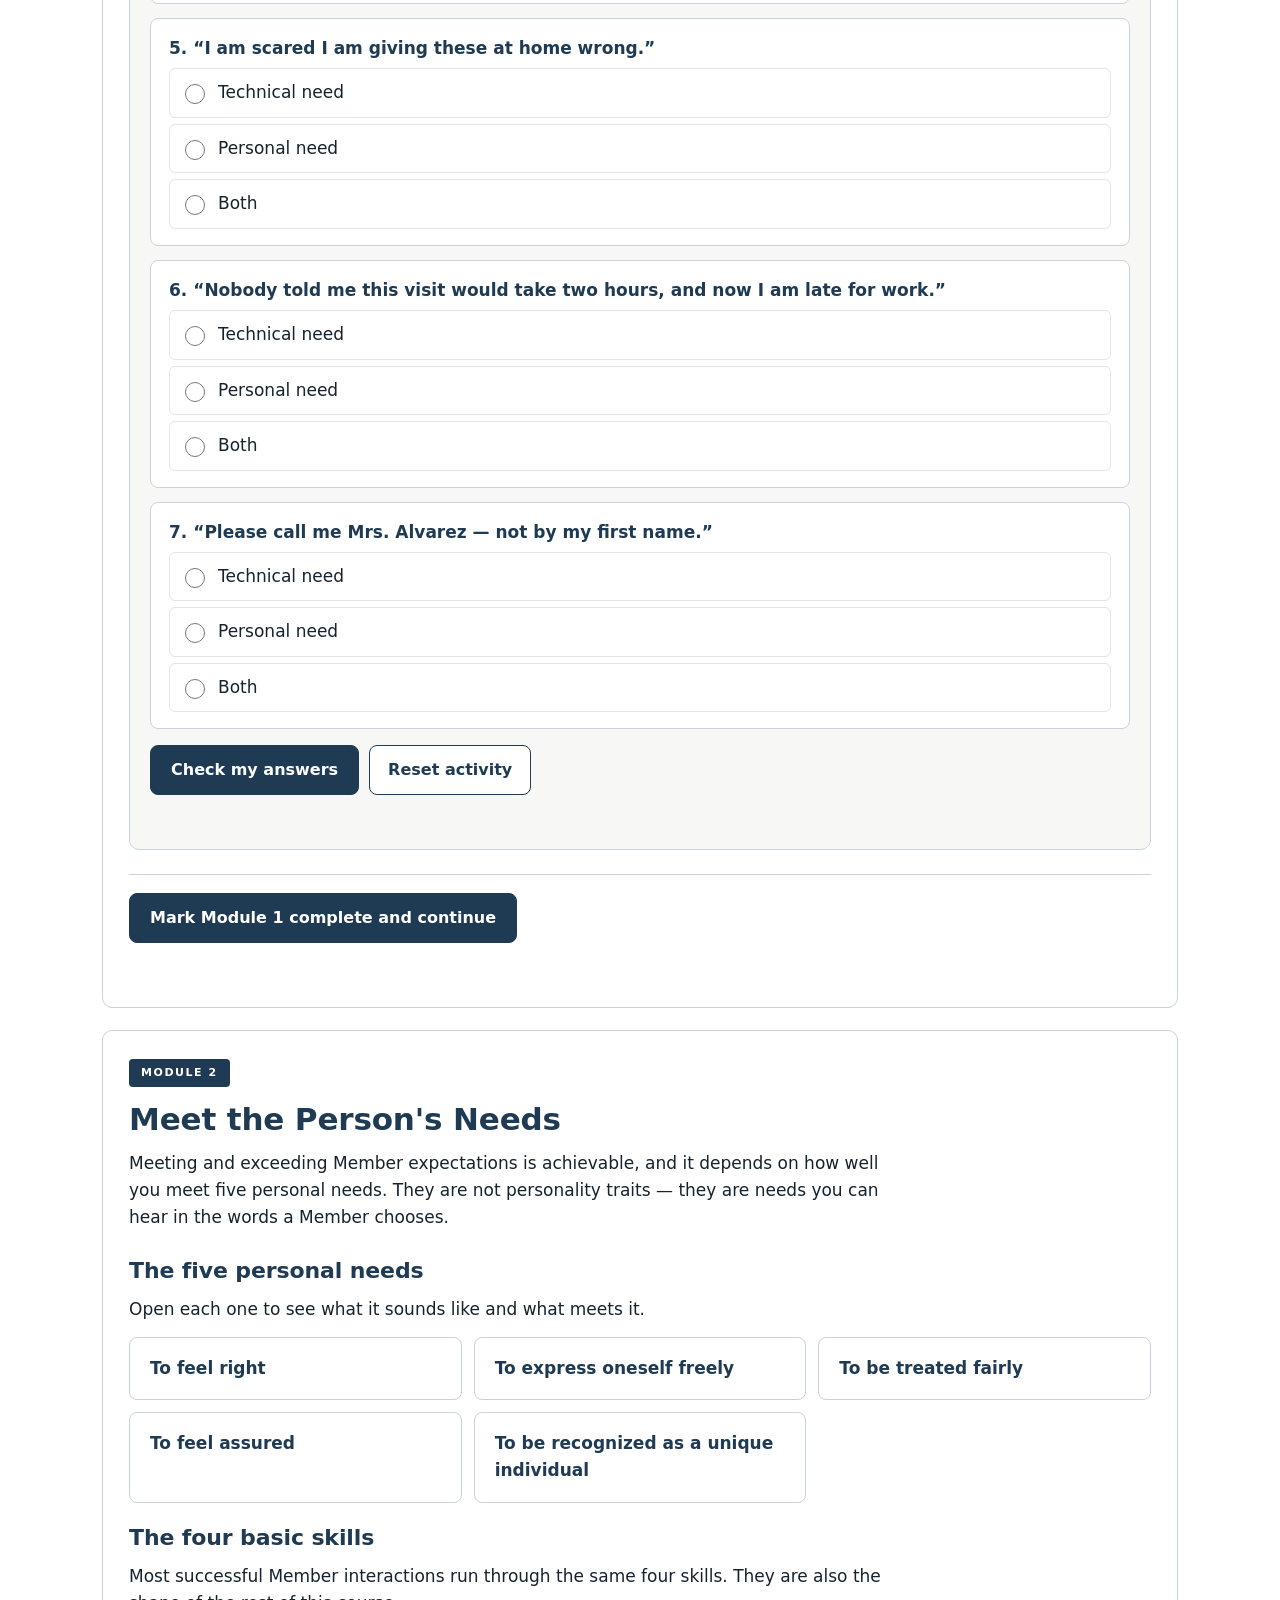
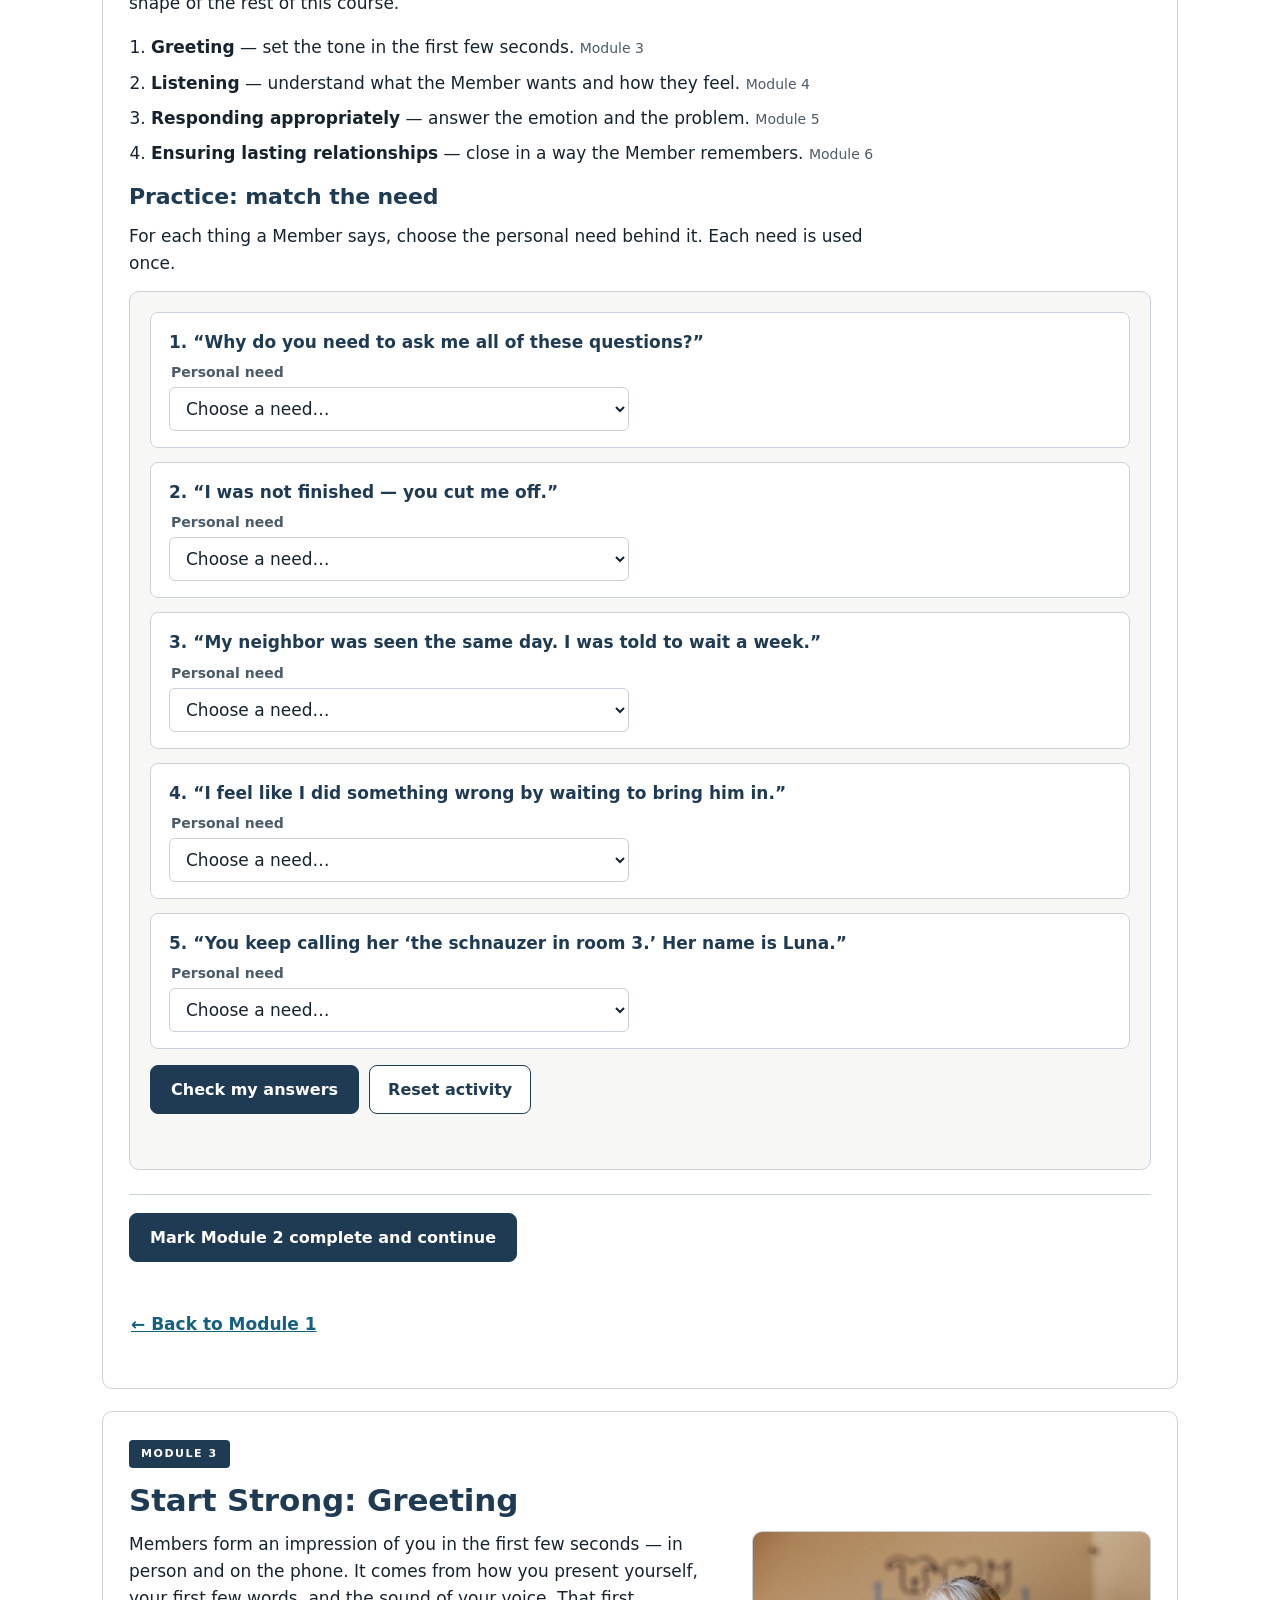
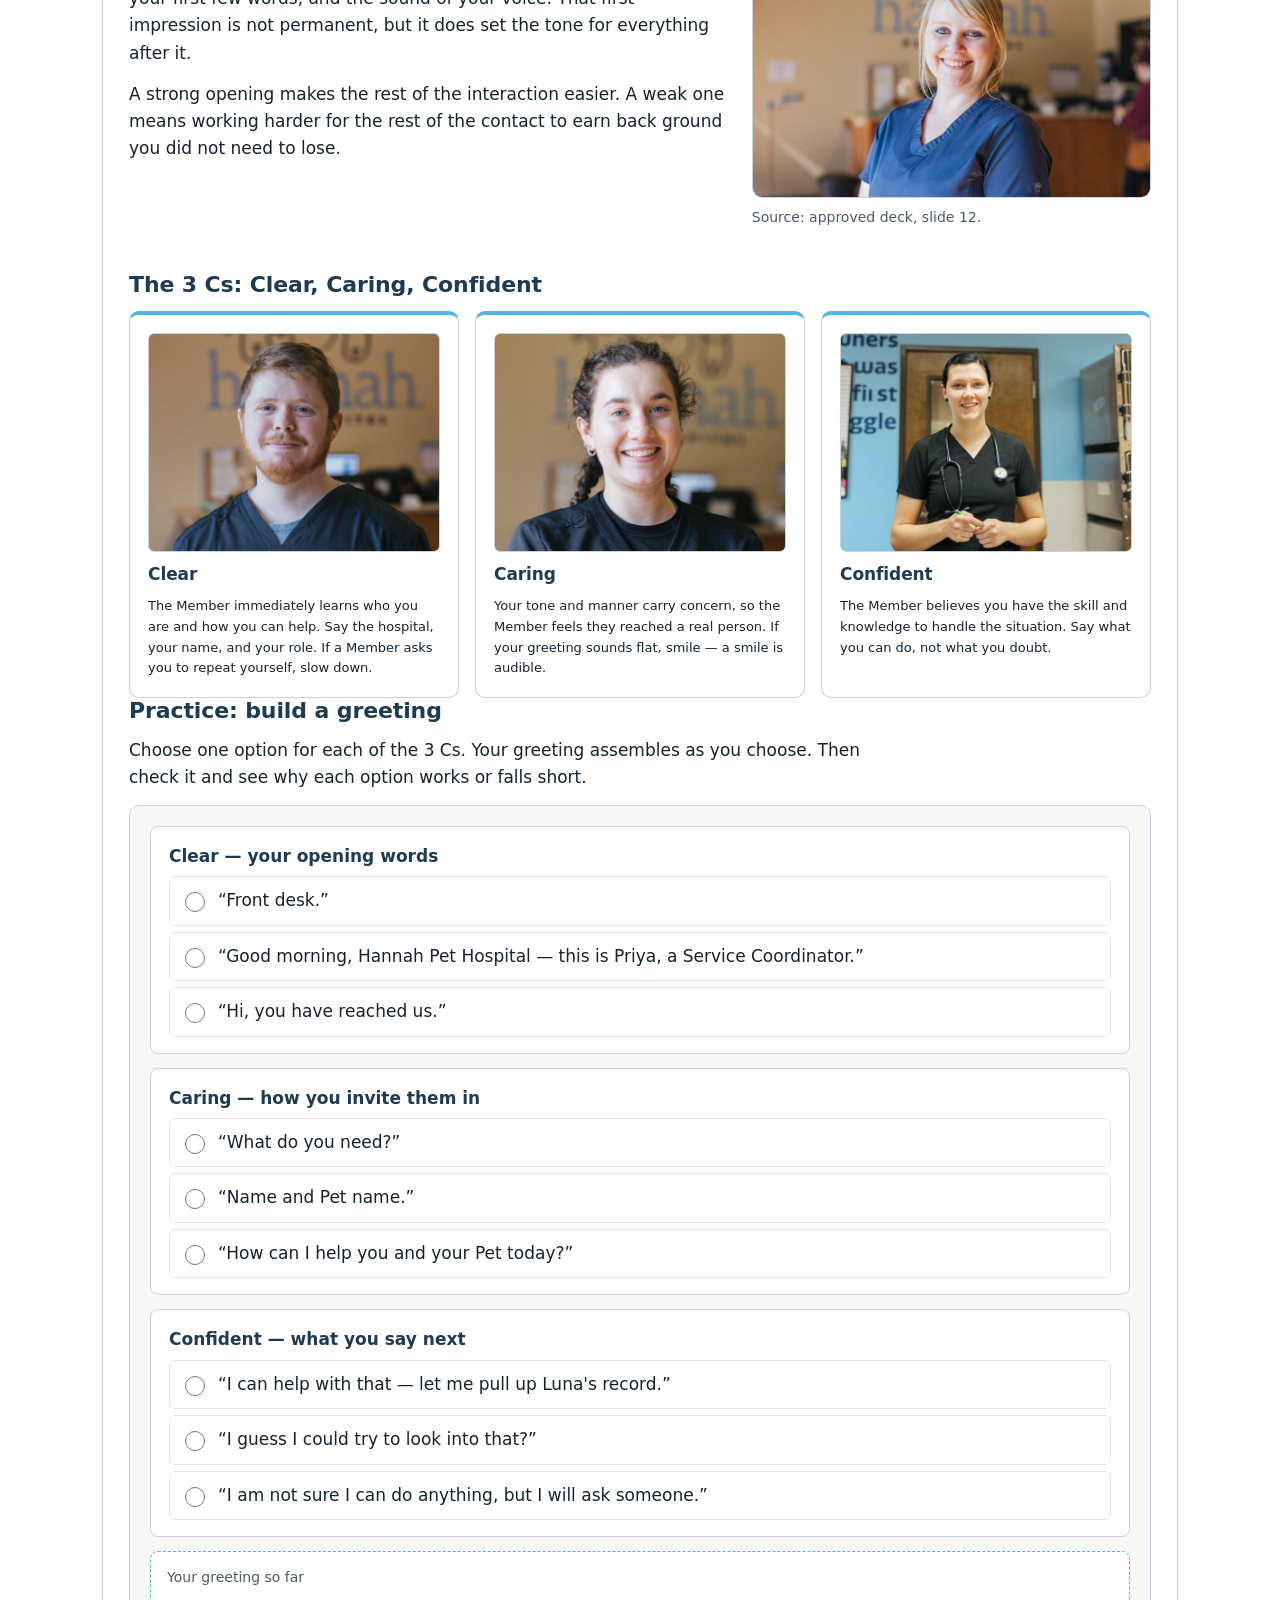
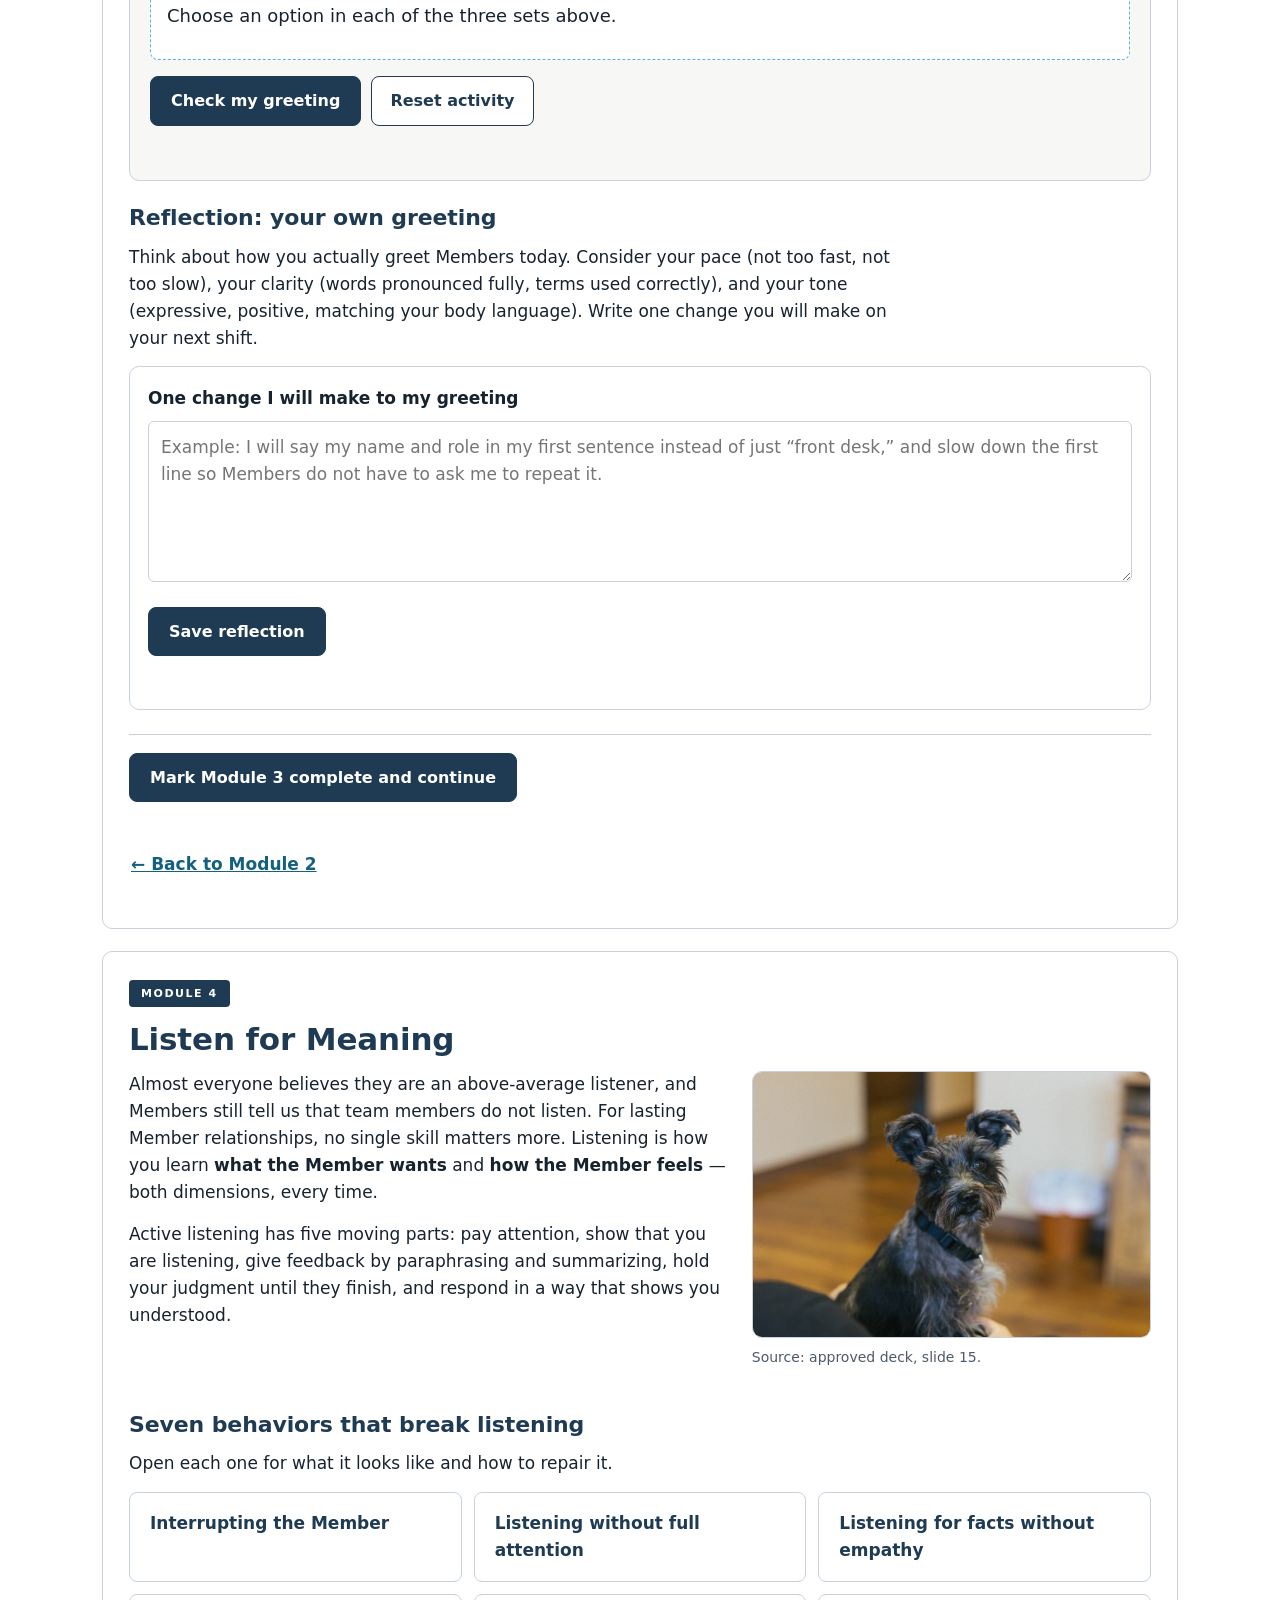
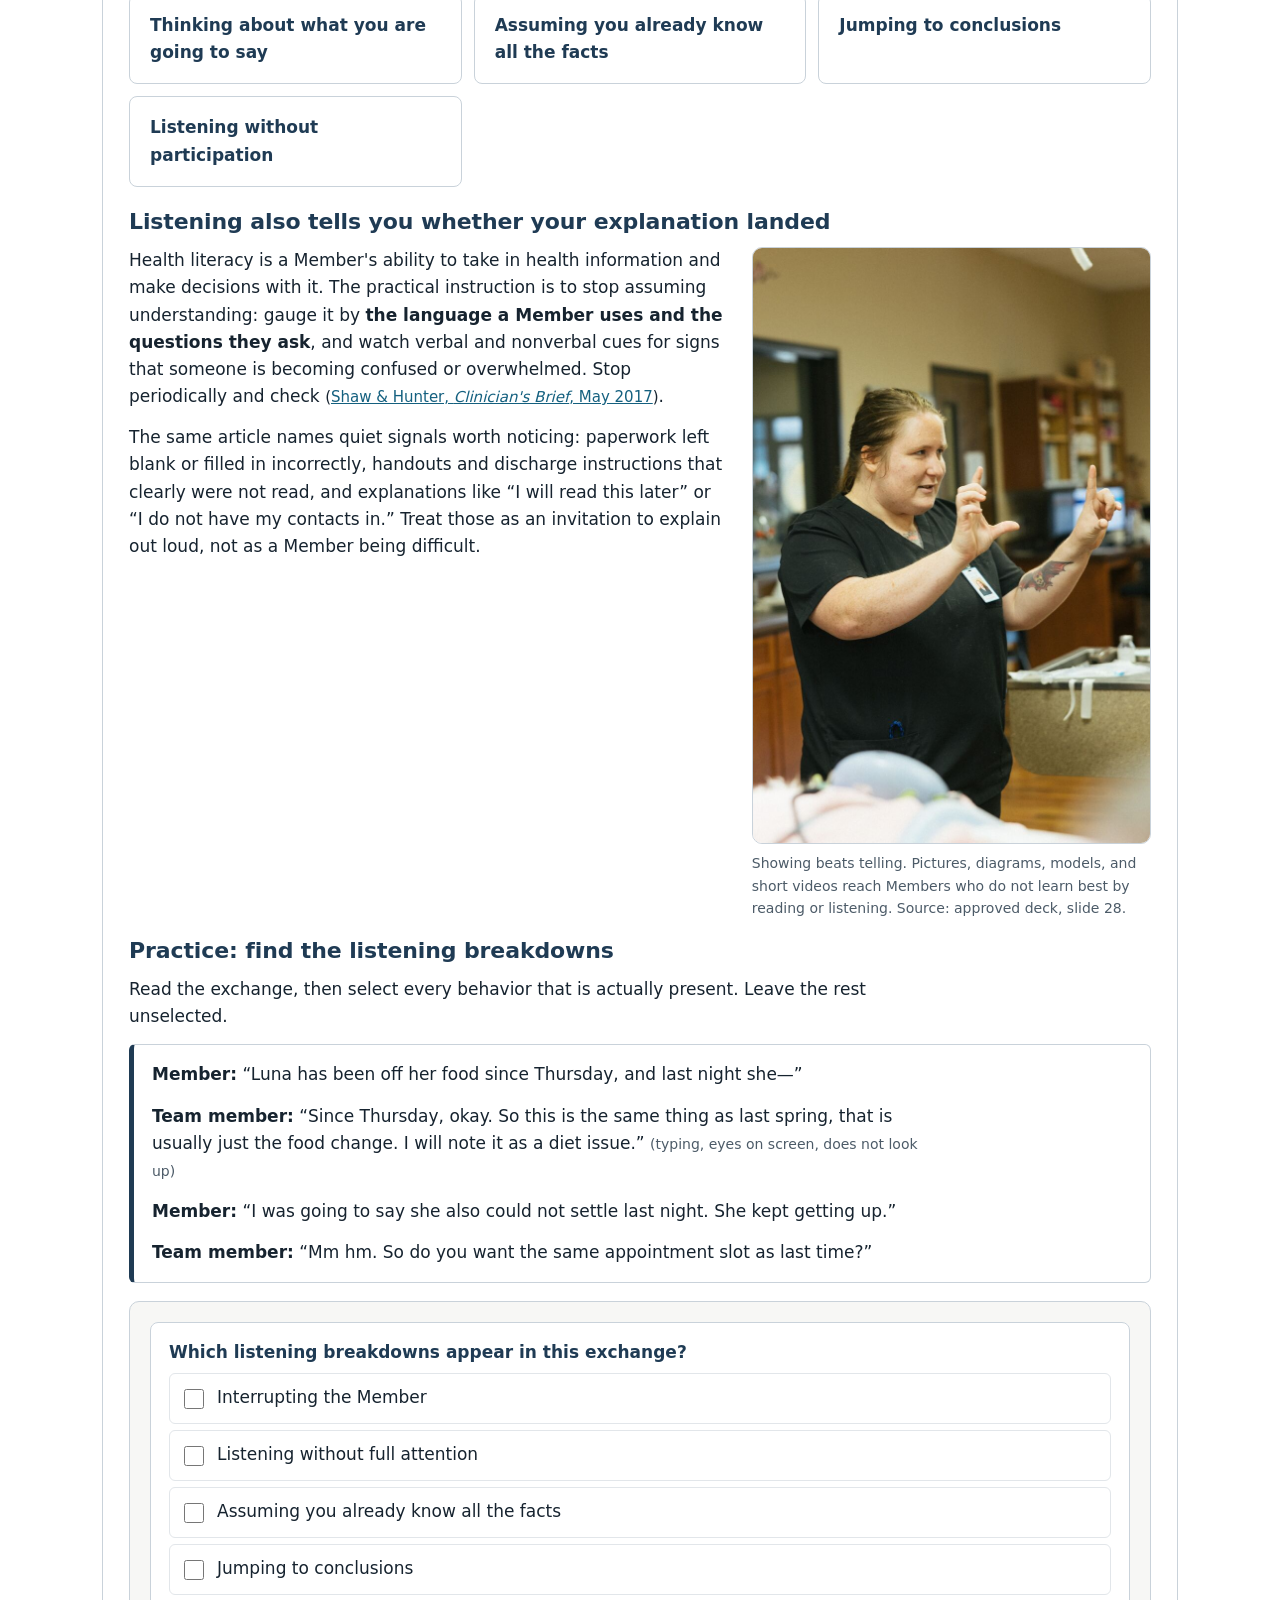
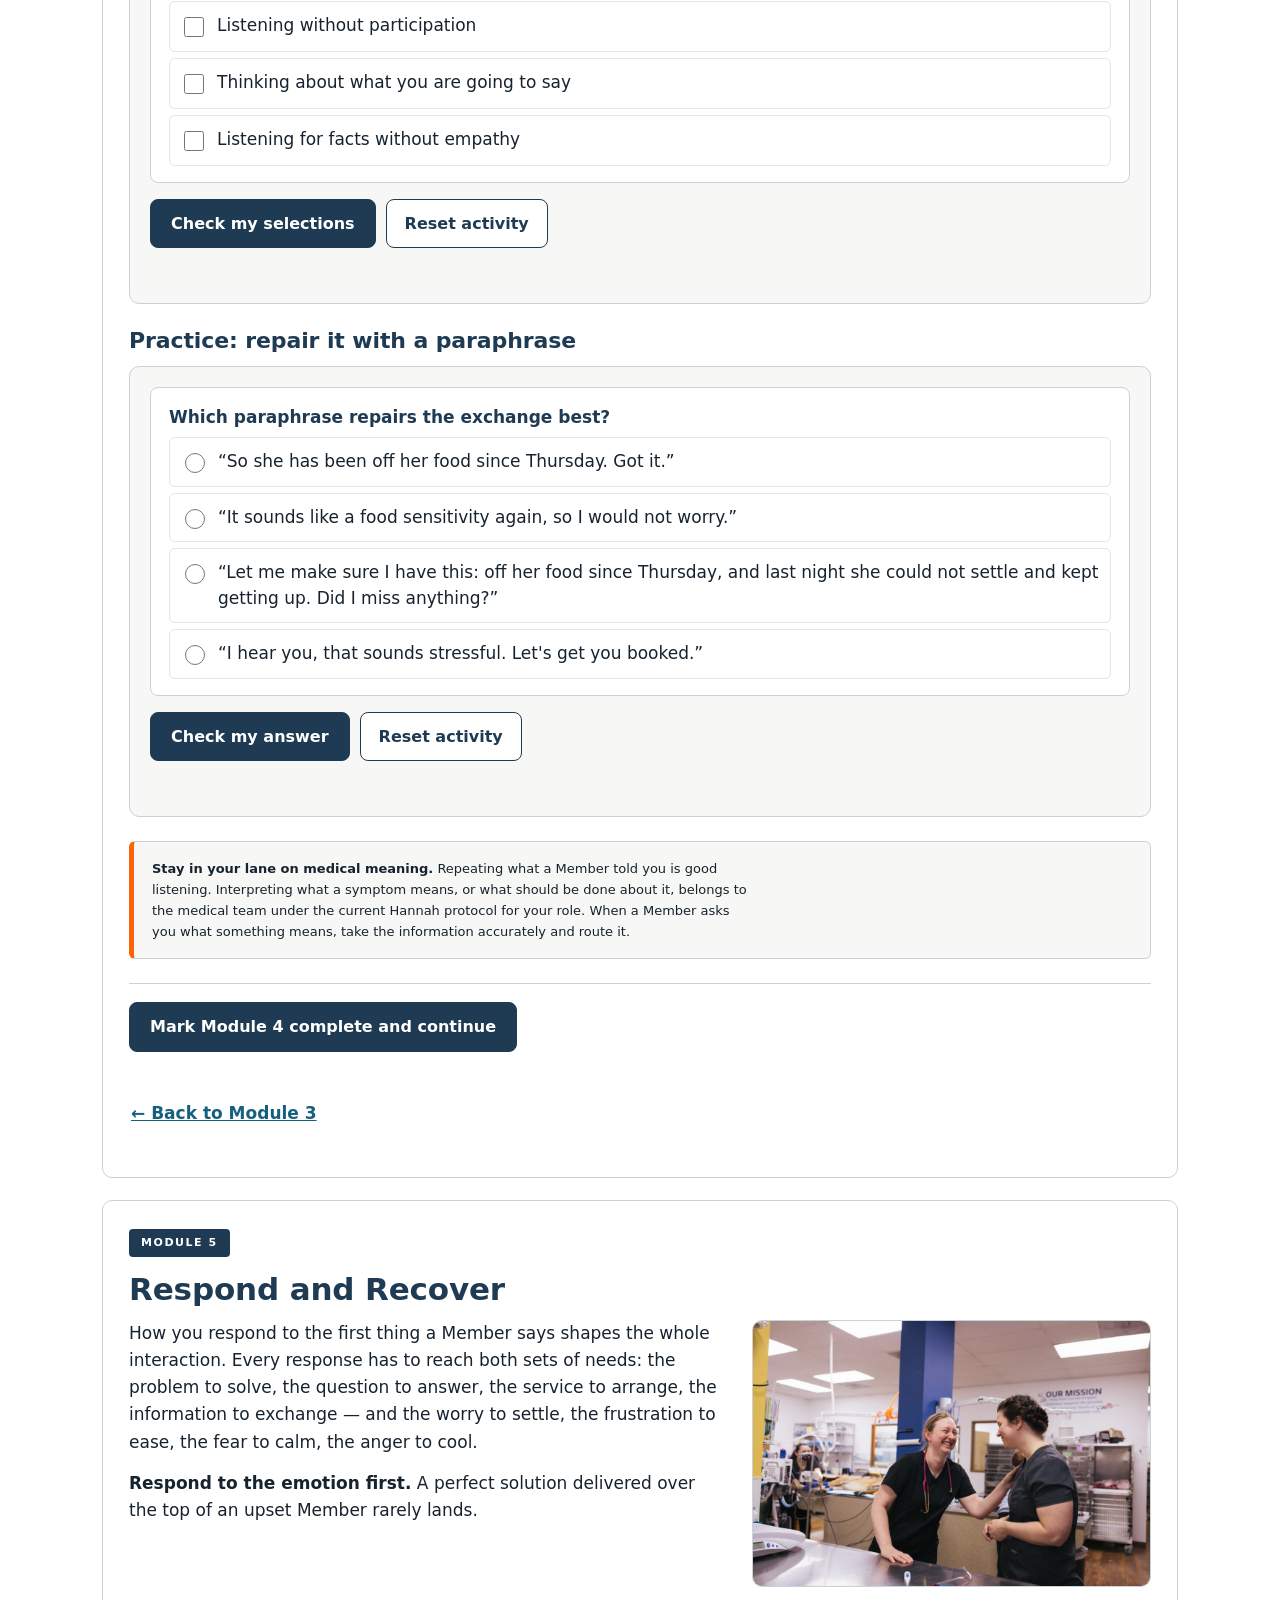
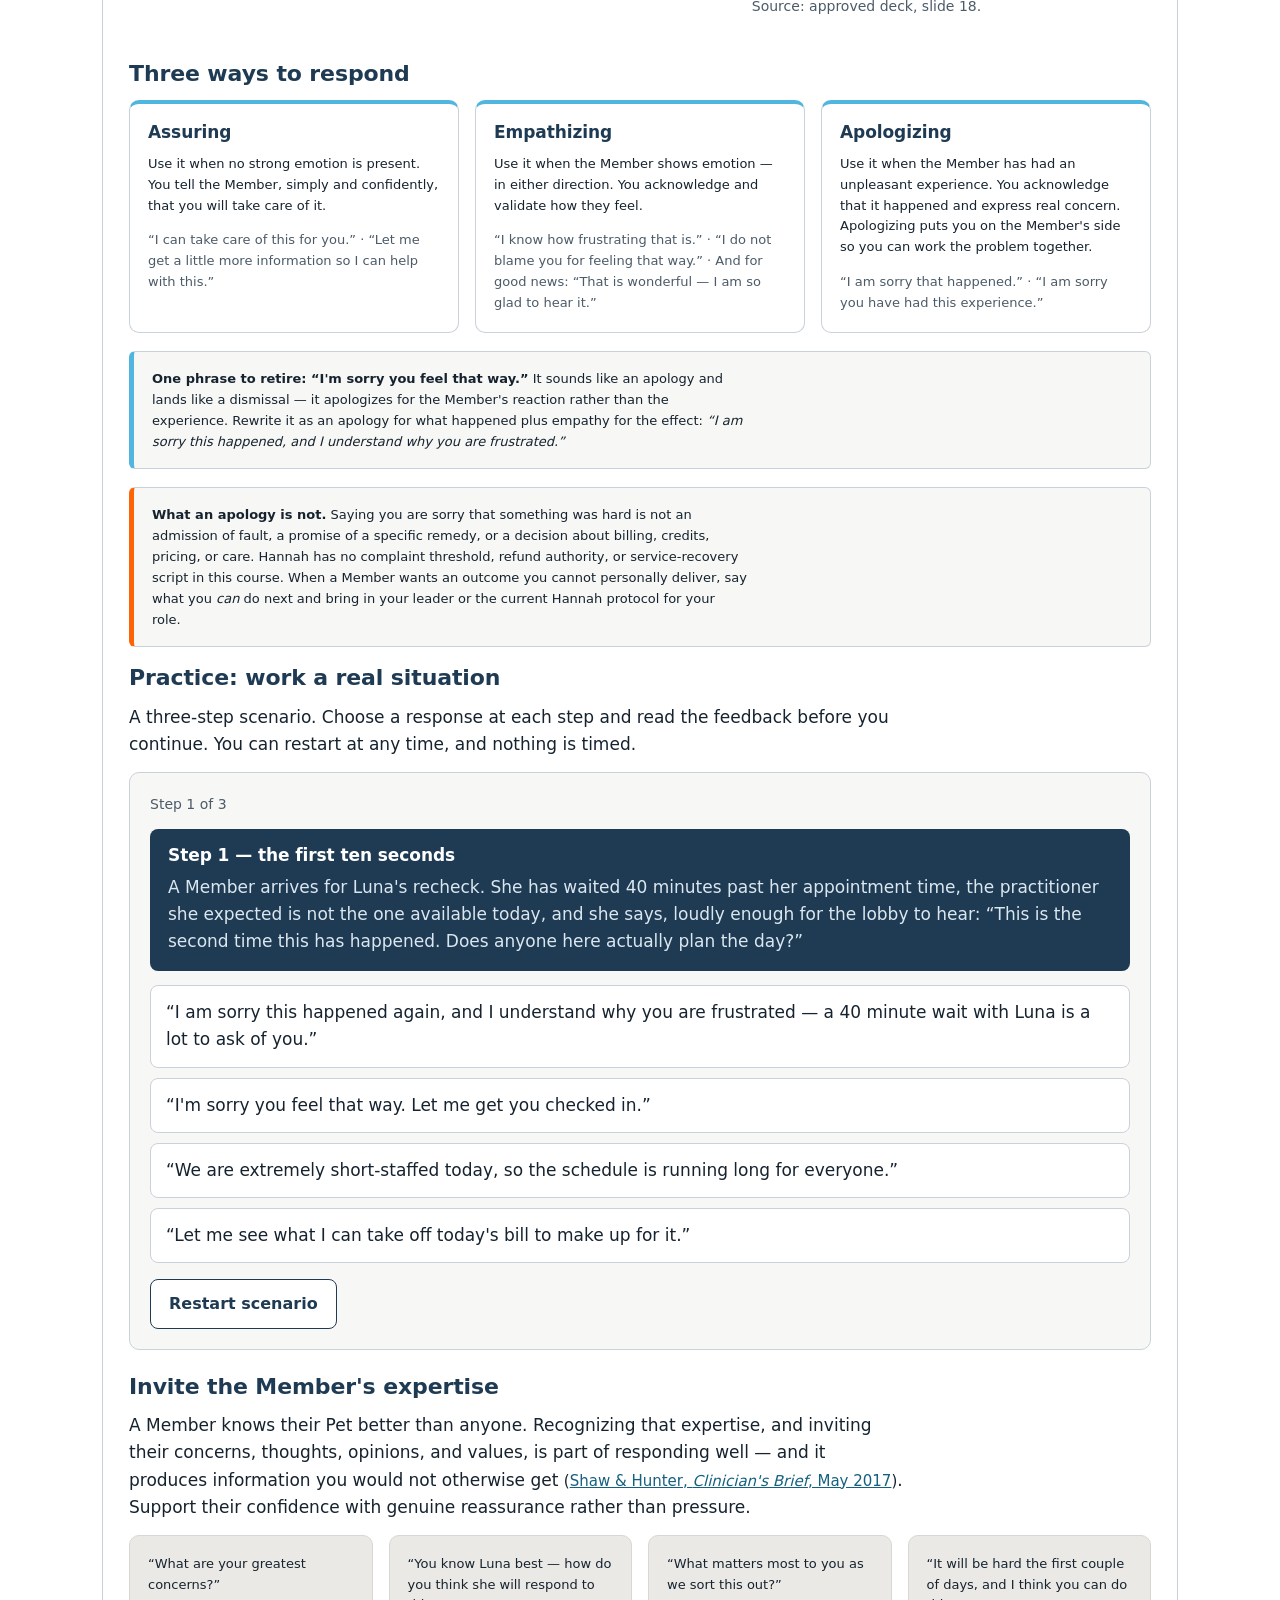
<file: academies/member-services/course-1/index.html>
<!doctype html>
<html lang="en">
<head>
  <meta charset="utf-8">
  <meta name="viewport" content="width=device-width, initial-scale=1">
  <meta name="description" content="Hannah Learning System — Member Services Academy Course 1: Member Service Success (Connect, Listen, Respond).">
  <title>Hannah Learning System™ — Member Service Success</title>
  <link rel="icon" href="assets/hph-favicon.png">
  <link rel="stylesheet" href="../../../assets/styles.css">
  <link rel="stylesheet" href="../styles.css">
  <link rel="stylesheet" href="styles.css">
  <link rel="stylesheet" href="print.css" media="print">
</head>
<body class="ms-body">
  <a class="ms-skip" href="#lessonMain">Skip to lesson content</a>

  <header class="ms-header">
    <div class="ms-brand">
      <img src="assets/hannah-logo.png" alt="Hannah Pet Hospital">
      <div>
        <span>Hannah Learning System™</span>
        <strong>Member Services Academy · Course 1</strong>
      </div>
    </div>
    <a href="../index.html">← Member Services Academy</a>
  </header>

  <nav class="ms1-nav" aria-label="Lesson sections">
    <a href="#overview">Overview</a>
    <a href="#objectives">Objectives</a>
    <a href="#module-1">1 · Why It Matters</a>
    <a href="#module-2">2 · The Person's Needs</a>
    <a href="#module-3">3 · Greeting</a>
    <a href="#module-4">4 · Listening</a>
    <a href="#module-5">5 · Respond &amp; Recover</a>
    <a href="#module-6">6 · Lifetime Relationships</a>
    <a href="#recap">Recap</a>
    <a href="#assessment">Final assessment</a>
    <a href="#completion">Teach-back &amp; finish</a>
  </nav>

  <div class="ms1-progressbar" role="group" aria-labelledby="lessonProgressLabel">
    <div class="ms1-progressbar-inner">
      <p class="ms1-progress-text" id="lessonProgressLabel">Lesson progress: 0% · 0 of 8 steps complete</p>
      <div class="ms-progress"><span id="lessonProgressFill" style="width:0%"></span></div>
    </div>
  </div>

  <main class="ms-shell" id="lessonMain">

    <!-- ================= OVERVIEW ================= -->
    <section id="overview" class="ms1-section ms-panel">
      <p class="ms-eyebrow">Member Services Academy · Course 1</p>
      <div class="ms-yellow-band"></div>
      <h1>Member Service Success</h1>
      <p class="ms1-subtitle">Connect, Listen, Respond</p>
      <figure class="ms-figure">
        <img src="assets/cover-reception.jpg" width="1600" height="1067"
             alt="A Hannah Pet Hospital reception area with the hannah logo on the wall behind the front desk, where a Member stands at the counter and a team member's workstation is set up to greet arrivals."
             sizes="(max-width: 760px) 100vw, 1000px">
        <figcaption>Every Member interaction starts somewhere like this. Source image from the approved Member Service Training deck (slide 1).</figcaption>
      </figure>
      <p>Every time a Member contacts Hannah, two things are happening at once. There is something to take care of — a refill, a question, an appointment, a result. And there is a person on the other side of it who loves their Pet and is deciding, in real time, whether Hannah is a place that listens.</p>
      <p>This course is about doing both well: <strong>taking care of the problem</strong> and <strong>taking care of the person</strong>. You will work through six short modules, practice each skill as you go, and finish with a 10-question assessment and a teach-back with your leader.</p>

      <div class="ms-card-grid">
        <article class="ms-card ms-card-accent">
          <h4>Estimated time</h4>
          <p>50–60 minutes, including practice and the final assessment.</p>
        </article>
        <article class="ms-card ms-card-accent">
          <h4>Who it is for</h4>
          <p>Service Coordinators first, and useful for every team member who talks with Members.</p>
        </article>
        <article class="ms-card ms-card-accent">
          <h4>How you finish</h4>
          <p>Complete six modules, score 80% or higher on the final assessment, then complete the teach-back with your leader.</p>
        </article>
      </div>

      <div class="ms-callout">
        <p><strong>Where your work is saved.</strong> Your progress, reflections, assessment score, and teach-back notes are saved in <em>this browser only</em>. Reloading the page keeps them. Using a different browser, device, or private window starts over, and nothing is reported to a central training record. Ask your leader how your completion should be recorded.</p>
      </div>
      <p class="ms-btn-row"><a class="ms-btn" href="#objectives">Start with the objectives</a></p>
    </section>

    <!-- ================= OBJECTIVES ================= -->
    <section id="objectives" class="ms1-section ms-panel">
      <p class="ms-eyebrow">Objectives</p>
      <h2>By the end of this course, you will be able to:</h2>
      <div class="ms1-split">
        <div>
          <ul class="ms1-list">
            <li>Explain why service quality decides whether a Member stays with Hannah, in your own words</li>
            <li>Tell the difference between a Member's <strong>technical needs</strong> and <strong>personal needs</strong>, and respond to both</li>
            <li>Name the <strong>five personal needs</strong> and recognize them in what a Member actually says</li>
            <li>Open an interaction that is <strong>Clear, Caring, and Confident</strong> — the 3 Cs</li>
            <li>Spot the behaviors that break listening, and repair them by paraphrasing and confirming</li>
            <li>Choose between <strong>assuring, empathizing, and apologizing</strong> based on what the Member is feeling</li>
            <li>Explain Pet health information in plain language, in small chunks, and check that it landed</li>
            <li>Close a contact in a way that builds a lasting relationship — and know when to hand a situation to Hannah protocols or leadership</li>
          </ul>
        </div>
        <figure class="ms-figure">
          <img src="assets/objectives-service-coordinator.jpg" width="1100" height="734"
               alt="A Hannah team member in dark scrubs standing at a front-desk workstation with a monitor and check-in materials, in front of the hannah Pet Hospital wall logo."
               sizes="(max-width: 900px) 100vw, 420px">
          <figcaption>Service happens in the ordinary moments of a shift. Source: approved deck, slide 3.</figcaption>
        </figure>
      </div>
      <div class="ms-callout ms-callout-governed">
        <p><strong>Scope of this course.</strong> This course teaches communication and service judgment. It does not set policy. It does not tell you what to say about pricing, billing adjustments, medical advice, diagnoses, treatment decisions, consent, documentation standards, or when to escalate a complaint. For any of those, follow the current Hannah protocol for your role and involve your leader.</p>
      </div>
      <p class="ms-btn-row"><a class="ms-btn" href="#module-1">Continue to Module 1</a></p>
    </section>

    <!-- ================= MODULE 1 ================= -->
    <section id="module-1" class="ms1-section ms-panel">
      <p class="ms1-kicker">Module 1</p>
      <h2>Why Member Service Matters</h2>

      <div class="ms1-quote">
        <p>A satisfying Member experience is built from three habits: listening to what Members tell us, communicating clearly, and delivering quality service.</p>
      </div>

      <div class="ms-card-grid">
        <article class="ms-card ms-card-yellow">
          <img class="ms-icon" src="assets/icon-listen.svg" alt="" aria-hidden="true">
          <h4>Listen to Member feedback</h4>
          <p>Ask for it, and take it seriously. Members tell us what they need and expect — usually before we ask.</p>
        </article>
        <article class="ms-card ms-card-yellow">
          <img class="ms-icon" src="assets/icon-clear-communication.svg" alt="" aria-hidden="true">
          <h4>Communicate clearly</h4>
          <p>A Member should understand what we offer, what happens next, and what they need to do.</p>
        </article>
        <article class="ms-card ms-card-yellow">
          <img class="ms-icon" src="assets/icon-quality-service.svg" alt="" aria-hidden="true">
          <h4>Deliver quality service</h4>
          <p>Do the work well, and finish it. Follow-through is what turns a good interaction into trust.</p>
        </article>
      </div>

      <h3>Two sets of needs in every interaction</h3>
      <p>Member expectations rest on two sets of needs, and both are present in almost every contact.</p>
      <div class="ms1-two">
        <article class="ms-card ms-card-accent">
          <h4>Technical needs — taking care of the problem</h4>
          <p>The service, product, question, or problem in front of you: a refill to send, an appointment to book, information to give or gather, a result to explain. Hannah gives you tools, resources, and training to meet these.</p>
          <p class="ms1-mini">Sounds like: “I need to reschedule Tuesday.” “What does the plan include?”</p>
        </article>
        <article class="ms-card ms-card-accent">
          <h4>Personal needs — taking care of the person</h4>
          <p>How you relate to the Member as a person: making a connection, making them comfortable and confident, discovering all of their concerns, explaining clearly, and confirming they feel good about the experience.</p>
          <p class="ms1-mini">Sounds like: “Nobody has explained this to me.” “I just want to know she's okay.”</p>
        </article>
      </div>

      <div class="ms-callout">
        <p><strong>The insight that holds the course together.</strong> Always solve the technical need. But <em>how</em> you treat the Member while you solve it is at least equally important. Long-term Member relationships are built on trust, care, and understanding — not on transaction speed alone.</p>
      </div>

      <h3>Practice: technical, personal, or both?</h3>
      <p>Read what the Member says, then choose which need is in play. Some statements carry both. Choose for every statement, then check your answers.</p>

      <div class="ms1-activity" data-group="needs">
        <fieldset class="ms1-item" data-answer="technical">
          <legend>1. “Bailey's medication runs out Saturday. Can I get a refill before the weekend?”</legend>
          <label><input type="radio" name="needs1" value="technical" data-why="Correct. This is a clear request with no emotion expressed yet: send the refill, confirm the timing. Solve it cleanly and confirm what happens next."> Technical need</label>
          <label><input type="radio" name="needs1" value="personal" data-why="Not the best fit. Nothing here tells you the Member needs reassurance or acknowledgement yet — they need the refill handled. Watch for personal needs to appear if the answer is not simple."> Personal need</label>
          <label><input type="radio" name="needs1" value="both" data-why="Not yet. Treat it as technical, and stay alert: if the refill cannot happen before Saturday, a personal need appears immediately."> Both</label>
        </fieldset>

        <fieldset class="ms1-item" data-answer="both">
          <legend>2. “I have explained this three times now, to three different people.”</legend>
          <label><input type="radio" name="needs2" value="technical" data-why="Incomplete. Yes, something in the record or the handoff needs fixing — but ignoring the frustration will make the fix land badly."> Technical need</label>
          <label><input type="radio" name="needs2" value="personal" data-why="Incomplete. Acknowledging the frustration matters, and so does actually ending the repetition by capturing the information once and passing it on."> Personal need</label>
          <label><input type="radio" name="needs2" value="both" data-why="Correct. Acknowledge the repetition first, then own the technical fix so it does not happen a fourth time."> Both</label>
        </fieldset>

        <fieldset class="ms1-item" data-answer="personal">
          <legend>3. “I just want to know that someone here actually cares about Luna.”</legend>
          <label><input type="radio" name="needs3" value="technical" data-why="Not the best fit. There is no task in this sentence. Jumping to a task here can read as brushing the Member off."> Technical need</label>
          <label><input type="radio" name="needs3" value="personal" data-why="Correct. This is a request for connection and recognition. Respond to the person — by name, about Luna specifically — before moving to anything else."> Personal need</label>
          <label><input type="radio" name="needs3" value="both" data-why="Close, but no task has been named. Start with the person; a technical need may surface once they feel heard."> Both</label>
        </fieldset>

        <fieldset class="ms1-item" data-answer="technical">
          <legend>4. “Before I decide, what exactly does the plan include?”</legend>
          <label><input type="radio" name="needs4" value="technical" data-why="Correct. This is information to be given accurately. Use approved plan information, and if you are unsure, say so and find out rather than guessing."> Technical need</label>
          <label><input type="radio" name="needs4" value="personal" data-why="Not the best fit. The Member is asking for facts. Give them clearly — that itself is respectful."> Personal need</label>
          <label><input type="radio" name="needs4" value="both" data-why="Not quite. It is a straight information request. Personal needs appear if the answer is complicated or the Member seems worried about cost."> Both</label>
        </fieldset>

        <fieldset class="ms1-item" data-answer="both">
          <legend>5. “I am scared I am giving these at home wrong.”</legend>
          <label><input type="radio" name="needs5" value="technical" data-why="Incomplete. The instructions do need to be clear — and fear that is not acknowledged tends to stop a Member from asking their next question."> Technical need</label>
          <label><input type="radio" name="needs5" value="personal" data-why="Incomplete. Reassurance alone does not help someone give a medication correctly. Pair it with a clear, plain-language walkthrough of what to do."> Personal need</label>
          <label><input type="radio" name="needs5" value="both" data-why="Correct. Acknowledge the worry, then use plain language and small chunks, and confirm understanding by asking how they will do it at home."> Both</label>
        </fieldset>

        <fieldset class="ms1-item" data-answer="both">
          <legend>6. “Nobody told me this visit would take two hours, and now I am late for work.”</legend>
          <label><input type="radio" name="needs6" value="technical" data-why="Incomplete. Timing information was missing — and the Member is also frustrated and inconvenienced right now."> Technical need</label>
          <label><input type="radio" name="needs6" value="personal" data-why="Incomplete. Acknowledgement matters, and so does giving a realistic time estimate and options for today."> Personal need</label>
          <label><input type="radio" name="needs6" value="both" data-why="Correct. Apologize for the surprise, acknowledge the impact, then give the clearest realistic timing you actually have."> Both</label>
        </fieldset>

        <fieldset class="ms1-item" data-answer="personal">
          <legend>7. “Please call me Mrs. Alvarez — not by my first name.”</legend>
          <label><input type="radio" name="needs7" value="technical" data-why="Not the best fit. Updating a preference in the record is a small task, but the need being expressed is respect."> Technical need</label>
          <label><input type="radio" name="needs7" value="personal" data-why="Correct. Being addressed the way you asked to be addressed is recognition. Use it immediately, and note the preference so the next team member does too."> Personal need</label>
          <label><input type="radio" name="needs7" value="both" data-why="Defensible, but the point of the sentence is recognition. Honor it in your very next sentence."> Both</label>
        </fieldset>

        <div class="ms-btn-row">
          <button type="button" class="ms-btn" data-check="needs">Check my answers</button>
          <button type="button" class="ms-btn-quiet" data-reset="needs">Reset activity</button>
        </div>
        <p class="ms1-status" data-status="needs" role="status" aria-live="polite"></p>
      </div>

      <div class="ms1-modulefoot">
        <button type="button" class="ms-btn" data-complete="module-1" data-next="#module-2">Mark Module 1 complete and continue</button>
        <p class="ms1-status" data-complete-status="module-1" role="status" aria-live="polite"></p>
      </div>
    </section>

    <!-- ================= MODULE 2 ================= -->
    <section id="module-2" class="ms1-section ms-panel">
      <p class="ms1-kicker">Module 2</p>
      <h2>Meet the Person's Needs</h2>
      <p>Meeting and exceeding Member expectations is achievable, and it depends on how well you meet five personal needs. They are not personality traits — they are needs you can hear in the words a Member chooses.</p>

      <h3>The five personal needs</h3>
      <p>Open each one to see what it sounds like and what meets it.</p>
      <div class="ms1-reveal-grid">
        <details class="ms1-reveal">
          <summary>To feel right</summary>
          <p>Members do not want to feel that a problem is their fault.</p>
          <p class="ms1-mini"><strong>Sounds like:</strong> “I probably should have brought him in sooner.”<br><strong>Meets it:</strong> “You brought him in — that is what matters. Let's look at where we are now.”</p>
        </details>
        <details class="ms1-reveal">
          <summary>To express oneself freely</summary>
          <p>Members want to speak their mind and know they were heard.</p>
          <p class="ms1-mini"><strong>Sounds like:</strong> “Can I finish?”<br><strong>Meets it:</strong> Stop talking, let them finish, then paraphrase what you heard.</p>
        </details>
        <details class="ms1-reveal">
          <summary>To be treated fairly</summary>
          <p>Members do not want to feel singled out, taken advantage of, or treated unjustly.</p>
          <p class="ms1-mini"><strong>Sounds like:</strong> “Why did they get in today and I could not?”<br><strong>Meets it:</strong> Explain honestly what you can, and never invent a reason.</p>
        </details>
        <details class="ms1-reveal">
          <summary>To feel assured</summary>
          <p>Members want to know why you are asking a question or taking an action — and to believe you will take care of it.</p>
          <p class="ms1-mini"><strong>Sounds like:</strong> “Why do you need all this?”<br><strong>Meets it:</strong> Say why before you ask: “So the practitioner has the full picture, I am going to ask you three quick things.”</p>
        </details>
        <details class="ms1-reveal">
          <summary>To be recognized as a unique individual</summary>
          <p>No Member wants to be treated like a number or a routine case.</p>
          <p class="ms1-mini"><strong>Sounds like:</strong> “You called her ‘the schnauzer.’”<br><strong>Meets it:</strong> Use the Member's name and the Pet's name, and refer to what you already know about them.</p>
        </details>
      </div>

      <h3>The four basic skills</h3>
      <p>Most successful Member interactions run through the same four skills. They are also the shape of the rest of this course.</p>
      <ol class="ms1-steps">
        <li><strong>Greeting</strong> — set the tone in the first few seconds. <span class="ms1-mini">Module 3</span></li>
        <li><strong>Listening</strong> — understand what the Member wants and how they feel. <span class="ms1-mini">Module 4</span></li>
        <li><strong>Responding appropriately</strong> — answer the emotion and the problem. <span class="ms1-mini">Module 5</span></li>
        <li><strong>Ensuring lasting relationships</strong> — close in a way the Member remembers. <span class="ms1-mini">Module 6</span></li>
      </ol>

      <h3>Practice: match the need</h3>
      <p>For each thing a Member says, choose the personal need behind it. Each need is used once.</p>
      <div class="ms1-activity" data-group="fivneeds">
        <fieldset class="ms1-item ms1-item-select" data-answer="assured">
          <legend>1. “Why do you need to ask me all of these questions?”</legend>
          <label for="fn1">Personal need</label>
          <select id="fn1">
            <option value="">Choose a need…</option>
            <option value="right" data-why="Not this one. Nothing here suggests the Member feels blamed — they want to know the purpose of your questions.">To feel right</option>
            <option value="express" data-why="Not this one. They are not asking for the floor; they are asking why the questions are needed.">To express oneself freely</option>
            <option value="fairly" data-why="Not this one. No comparison to anyone else's treatment is being made.">To be treated fairly</option>
            <option value="assured" data-why="Correct. Members want to know why you are asking or acting. Give the reason first, then ask.">To feel assured</option>
            <option value="unique" data-why="Not the closest fit. The need here is the reason behind your questions, not recognition.">To be recognized as a unique individual</option>
          </select>
        </fieldset>

        <fieldset class="ms1-item ms1-item-select" data-answer="express">
          <legend>2. “I was not finished — you cut me off.”</legend>
          <label for="fn2">Personal need</label>
          <select id="fn2">
            <option value="">Choose a need…</option>
            <option value="right" data-why="Not this one. The Member is not being blamed; they were interrupted.">To feel right</option>
            <option value="express" data-why="Correct. Let them finish, apologize for interrupting, and paraphrase what you heard before you add anything.">To express oneself freely</option>
            <option value="fairly" data-why="Not this one. Nothing unfair has been described — they simply were not allowed to finish.">To be treated fairly</option>
            <option value="assured" data-why="Not this one. Assurance is about knowing you will handle it; this is about being heard.">To feel assured</option>
            <option value="unique" data-why="Not the closest fit. Interrupting is the specific problem here.">To be recognized as a unique individual</option>
          </select>
        </fieldset>

        <fieldset class="ms1-item ms1-item-select" data-answer="fairly">
          <legend>3. “My neighbor was seen the same day. I was told to wait a week.”</legend>
          <label for="fn3">Personal need</label>
          <select id="fn3">
            <option value="">Choose a need…</option>
            <option value="right" data-why="Not this one. The Member is comparing treatment, not carrying blame.">To feel right</option>
            <option value="express" data-why="Not this one. They are being heard — what they are questioning is even-handedness.">To express oneself freely</option>
            <option value="fairly" data-why="Correct. Explain honestly what you can about how urgent needs are handled, and never invent a reason.">To be treated fairly</option>
            <option value="assured" data-why="Not the closest fit. Assurance helps, but the need being voiced is fairness.">To feel assured</option>
            <option value="unique" data-why="Not this one. The comparison is to another Member's treatment.">To be recognized as a unique individual</option>
          </select>
        </fieldset>

        <fieldset class="ms1-item ms1-item-select" data-answer="right">
          <legend>4. “I feel like I did something wrong by waiting to bring him in.”</legend>
          <label for="fn4">Personal need</label>
          <select id="fn4">
            <option value="">Choose a need…</option>
            <option value="right" data-why="Correct. The Member feels at fault. Take the blame out of the room, then move forward with what happens next.">To feel right</option>
            <option value="express" data-why="Not the closest fit. They are speaking freely — what they need is to not feel blamed.">To express oneself freely</option>
            <option value="fairly" data-why="Not this one. No unfair treatment has been described.">To be treated fairly</option>
            <option value="assured" data-why="Not the closest fit. Assurance about next steps helps, but first remove the blame.">To feel assured</option>
            <option value="unique" data-why="Not this one. This is about fault, not recognition.">To be recognized as a unique individual</option>
          </select>
        </fieldset>

        <fieldset class="ms1-item ms1-item-select" data-answer="unique">
          <legend>5. “You keep calling her ‘the schnauzer in room 3.’ Her name is Luna.”</legend>
          <label for="fn5">Personal need</label>
          <select id="fn5">
            <option value="">Choose a need…</option>
            <option value="right" data-why="Not this one. No blame is involved.">To feel right</option>
            <option value="express" data-why="Not this one. The Member is being heard; the issue is how Luna was referred to.">To express oneself freely</option>
            <option value="fairly" data-why="Not this one. No comparison to another Member is being made.">To be treated fairly</option>
            <option value="assured" data-why="Not this one. This is not about confidence in the outcome.">To feel assured</option>
            <option value="unique" data-why="Correct. Use Luna's name and the Member's name from here on, and note the correction so the next team member does too.">To be recognized as a unique individual</option>
          </select>
        </fieldset>

        <div class="ms-btn-row">
          <button type="button" class="ms-btn" data-check="fivneeds">Check my answers</button>
          <button type="button" class="ms-btn-quiet" data-reset="fivneeds">Reset activity</button>
        </div>
        <p class="ms1-status" data-status="fivneeds" role="status" aria-live="polite"></p>
      </div>

      <div class="ms1-modulefoot">
        <button type="button" class="ms-btn" data-complete="module-2" data-next="#module-3">Mark Module 2 complete and continue</button>
        <p class="ms1-status" data-complete-status="module-2" role="status" aria-live="polite"></p>
        <p><a class="ms1-backlink" href="#module-1">← Back to Module 1</a></p>
      </div>
    </section>

    <!-- ================= MODULE 3 ================= -->
    <section id="module-3" class="ms1-section ms-panel">
      <p class="ms1-kicker">Module 3</p>
      <h2>Start Strong: Greeting</h2>

      <div class="ms1-split">
        <div>
          <p>Members form an impression of you in the first few seconds — in person and on the phone. It comes from how you present yourself, your first few words, and the sound of your voice. That first impression is not permanent, but it does set the tone for everything after it.</p>
          <p>A strong opening makes the rest of the interaction easier. A weak one means working harder for the rest of the contact to earn back ground you did not need to lose.</p>
        </div>
        <figure class="ms-figure">
          <img src="assets/greeting-front-desk.jpg" width="1100" height="734"
               alt="A smiling Hannah team member in blue scrubs standing near the front desk, with the hannah Pet Hospital wall logo softly out of focus behind her."
               sizes="(max-width: 900px) 100vw, 420px">
          <figcaption>Source: approved deck, slide 12.</figcaption>
        </figure>
      </div>

      <h3>The 3 Cs: Clear, Caring, Confident</h3>
      <div class="ms1-three">
        <article class="ms-card ms-card-accent">
          <img src="assets/greeting-clear.jpg" width="640" height="640" alt="A Hannah team member in blue scrubs smiling at the front desk." class="ms1-portrait" loading="lazy">
          <h4>Clear</h4>
          <p>The Member immediately learns who you are and how you can help. Say the hospital, your name, and your role. If a Member asks you to repeat yourself, slow down.</p>
        </article>
        <article class="ms-card ms-card-accent">
          <img src="assets/greeting-caring.jpg" width="640" height="640" alt="A Hannah team member in a dark uniform smiling warmly toward the camera in the reception area." class="ms1-portrait" loading="lazy">
          <h4>Caring</h4>
          <p>Your tone and manner carry concern, so the Member feels they reached a real person. If your greeting sounds flat, smile — a smile is audible.</p>
        </article>
        <article class="ms-card ms-card-accent">
          <img src="assets/greeting-confident.jpg" width="640" height="960" alt="A Hannah team member in dark scrubs with a stethoscope standing confidently in an exam area, holding a clipboard." class="ms1-portrait" loading="lazy">
          <h4>Confident</h4>
          <p>The Member believes you have the skill and knowledge to handle the situation. Say what you can do, not what you doubt.</p>
        </article>
      </div>

      <h3>Practice: build a greeting</h3>
      <p>Choose one option for each of the 3 Cs. Your greeting assembles as you choose. Then check it and see why each option works or falls short.</p>

      <div class="ms1-activity" data-group="greeting" data-builder="greeting">
        <fieldset class="ms1-item" data-answer="clear-b" data-part="clear">
          <legend>Clear — your opening words</legend>
          <label><input type="radio" name="gclear" value="clear-a" data-part-text="Front desk." data-why="Falls short on Clear. “Front desk” tells the Member nothing about who they reached or who you are, so they have to ask."> “Front desk.”</label>
          <label><input type="radio" name="gclear" value="clear-b" data-part-text="Good morning, Hannah Pet Hospital — this is Priya, a Service Coordinator." data-why="Strong on Clear. The Member learns the hospital, your name, and your role in one breath, and does not have to ask who they are speaking with."> “Good morning, Hannah Pet Hospital — this is Priya, a Service Coordinator.”</label>
          <label><input type="radio" name="gclear" value="clear-c" data-part-text="Hi, you have reached us." data-why="Falls short on Clear. “Us” is not a place and gives no name. The Member starts the contact already unsure."> “Hi, you have reached us.”</label>
        </fieldset>

        <fieldset class="ms1-item" data-answer="caring-c" data-part="caring">
          <legend>Caring — how you invite them in</legend>
          <label><input type="radio" name="gcaring" value="caring-a" data-part-text="What do you need?" data-why="Falls short on Caring. It is efficient and cold, and it puts the Member on the defensive before they have said anything."> “What do you need?”</label>
          <label><input type="radio" name="gcaring" value="caring-b" data-part-text="Name and Pet name." data-why="Falls short on Caring. Data collection is not a greeting. You can gather the same information after a warm opening."> “Name and Pet name.”</label>
          <label><input type="radio" name="gcaring" value="caring-c" data-part-text="How can I help you and your Pet today?" data-why="Strong on Caring. It includes the Pet, offers help rather than demanding information, and gives the Member room to say what they came to say."> “How can I help you and your Pet today?”</label>
        </fieldset>

        <fieldset class="ms1-item" data-answer="confident-a" data-part="confident">
          <legend>Confident — what you say next</legend>
          <label><input type="radio" name="gconfident" value="confident-a" data-part-text="I can help with that — let me pull up Luna's record." data-why="Strong on Confident. You state what you can do and take the next step. Confidence is not volume; it is a clear commitment to act."> “I can help with that — let me pull up Luna's record.”</label>
          <label><input type="radio" name="gconfident" value="confident-b" data-part-text="I guess I could try to look into that?" data-why="Falls short on Confident. Hedging invites the Member to doubt whether anything will actually happen. If you are unsure, say what you will do to find out."> “I guess I could try to look into that?”</label>
          <label><input type="radio" name="gconfident" value="confident-c" data-part-text="I am not sure I can do anything, but I will ask someone." data-why="Falls short on Confident. Leading with what you cannot do lowers the Member's expectations of Hannah. Say who you will check with and when you will come back."> “I am not sure I can do anything, but I will ask someone.”</label>
        </fieldset>

        <div class="ms1-preview" aria-live="polite">
          <p class="ms1-mini">Your greeting so far</p>
          <p class="ms1-preview-text" id="greetingPreview">Choose an option in each of the three sets above.</p>
        </div>

        <div class="ms-btn-row">
          <button type="button" class="ms-btn" data-check="greeting">Check my greeting</button>
          <button type="button" class="ms-btn-quiet" data-reset="greeting">Reset activity</button>
        </div>
        <p class="ms1-status" data-status="greeting" role="status" aria-live="polite"></p>
      </div>

      <h3>Reflection: your own greeting</h3>
      <p>Think about how you actually greet Members today. Consider your pace (not too fast, not too slow), your clarity (words pronounced fully, terms used correctly), and your tone (expressive, positive, matching your body language). Write one change you will make on your next shift.</p>
      <div class="ms1-reflection">
        <label for="greetingReflection">One change I will make to my greeting</label>
        <textarea id="greetingReflection" rows="5" data-reflection="greeting" placeholder="Example: I will say my name and role in my first sentence instead of just “front desk,” and slow down the first line so Members do not have to ask me to repeat it."></textarea>
        <div class="ms-btn-row">
          <button type="button" class="ms-btn" data-save-reflection="greeting">Save reflection</button>
        </div>
        <p class="ms1-status" data-reflection-status="greeting" role="status" aria-live="polite"></p>
      </div>

      <div class="ms1-modulefoot">
        <button type="button" class="ms-btn" data-complete="module-3" data-next="#module-4">Mark Module 3 complete and continue</button>
        <p class="ms1-status" data-complete-status="module-3" role="status" aria-live="polite"></p>
        <p><a class="ms1-backlink" href="#module-2">← Back to Module 2</a></p>
      </div>
    </section>

    <!-- ================= MODULE 4 ================= -->
    <section id="module-4" class="ms1-section ms-panel">
      <p class="ms1-kicker">Module 4</p>
      <h2>Listen for Meaning</h2>

      <div class="ms1-split">
        <div>
          <p>Almost everyone believes they are an above-average listener, and Members still tell us that team members do not listen. For lasting Member relationships, no single skill matters more. Listening is how you learn <strong>what the Member wants</strong> and <strong>how the Member feels</strong> — both dimensions, every time.</p>
          <p>Active listening has five moving parts: pay attention, show that you are listening, give feedback by paraphrasing and summarizing, hold your judgment until they finish, and respond in a way that shows you understood.</p>
        </div>
        <figure class="ms-figure">
          <img src="assets/listening-attentive-dog.jpg" width="1100" height="734"
               alt="A small gray schnauzer sitting upright with ears raised, attentively watching something out of frame in a Hannah hospital lobby."
               sizes="(max-width: 900px) 100vw, 420px">
          <figcaption>Source: approved deck, slide 15.</figcaption>
        </figure>
      </div>

      <h3>Seven behaviors that break listening</h3>
      <p>Open each one for what it looks like and how to repair it.</p>
      <div class="ms1-reveal-grid">
        <details class="ms1-reveal"><summary>Interrupting the Member</summary><p>Hard to recover from, and it reads as poor service. Repair: “I am sorry — I interrupted you. Please finish.”</p></details>
        <details class="ms1-reveal"><summary>Listening without full attention</summary><p>Many roles at Hannah require multitasking; listening cannot be one of the tasks. The only thing to do at the same time is take notes on what the Member is saying.</p></details>
        <details class="ms1-reveal"><summary>Listening for facts without empathy</summary><p>Facts matter, and so does how the Member feels. If you listen carefully you can hear both. Do not collect one and drop the other.</p></details>
        <details class="ms1-reveal"><summary>Thinking about what you are going to say</summary><p>You think faster than people speak, so your mind races ahead to your reply. That is how you end up answering a question the Member did not ask.</p></details>
        <details class="ms1-reveal"><summary>Assuming you already know all the facts</summary><p>You see similar situations constantly. Every situation is new to the Member. Confirm you have what you need before you act.</p></details>
        <details class="ms1-reveal"><summary>Jumping to conclusions</summary><p>Listening does end in conclusions — but the goal is to take care of the problem <em>and</em> the person, which means bringing the Member with you to the same conclusion rather than announcing it.</p></details>
        <details class="ms1-reveal"><summary>Listening without participation</summary><p>Silence does not feel like listening. Periodically show you are with them: paraphrase, confirm, or summarize what you heard.</p></details>
      </div>

      <h3>Listening also tells you whether your explanation landed</h3>
      <div class="ms1-split">
        <div>
          <p>Health literacy is a Member's ability to take in health information and make decisions with it. The practical instruction is to stop assuming understanding: gauge it by <strong>the language a Member uses and the questions they ask</strong>, and watch verbal and nonverbal cues for signs that someone is becoming confused or overwhelmed. Stop periodically and check <span class="ms1-cite">(<a href="https://www.cliniciansbrief.com/article/communicating-pet-health-information-veterinary-clients">Shaw &amp; Hunter, <em>Clinician's Brief</em>, May 2017</a>)</span>.</p>
          <p>The same article names quiet signals worth noticing: paperwork left blank or filled in incorrectly, handouts and discharge instructions that clearly were not read, and explanations like “I will read this later” or “I do not have my contacts in.” Treat those as an invitation to explain out loud, not as a Member being difficult.</p>
        </div>
        <figure class="ms-figure">
          <img src="assets/plain-language-demonstration.jpg" width="800" height="1199"
               alt="A Hannah team member in dark scrubs holding up a small bottle and demonstrating with her hands while explaining something in a treatment area."
               sizes="(max-width: 900px) 100vw, 340px">
          <figcaption>Showing beats telling. Pictures, diagrams, models, and short videos reach Members who do not learn best by reading or listening. Source: approved deck, slide 28.</figcaption>
        </figure>
      </div>

      <h3>Practice: find the listening breakdowns</h3>
      <p>Read the exchange, then select every behavior that is actually present. Leave the rest unselected.</p>
      <div class="ms1-transcript">
        <p><strong>Member:</strong> “Luna has been off her food since Thursday, and last night she—”</p>
        <p><strong>Team member:</strong> “Since Thursday, okay. So this is the same thing as last spring, that is usually just the food change. I will note it as a diet issue.” <span class="ms1-mini">(typing, eyes on screen, does not look up)</span></p>
        <p><strong>Member:</strong> “I was going to say she also could not settle last night. She kept getting up.”</p>
        <p><strong>Team member:</strong> “Mm hm. So do you want the same appointment slot as last time?”</p>
      </div>

      <div class="ms1-activity" data-group="barriers">
        <fieldset class="ms1-multi">
          <legend>Which listening breakdowns appear in this exchange?</legend>
          <label><input type="checkbox" name="b1" data-correct="true" data-why="Present. The team member cuts the Member off mid-sentence — “last night she—” never gets finished."> Interrupting the Member</label>
          <label><input type="checkbox" name="b2" data-correct="true" data-why="Present. Eyes on the screen and typing through the Member's answer. Notes are the only task that belongs alongside listening."> Listening without full attention</label>
          <label><input type="checkbox" name="b3" data-correct="true" data-why="Present. “Same thing as last spring” decides the cause before the Member has finished describing what happened."> Assuming you already know all the facts</label>
          <label><input type="checkbox" name="b4" data-correct="true" data-why="Present. “I will note it as a diet issue” is a conclusion announced to the Member rather than reached with them — and the restlessness detail is dropped entirely."> Jumping to conclusions</label>
          <label><input type="checkbox" name="b5" data-correct="false" data-why="Not present here. The team member does respond, just to the wrong thing. Silence is not the failure in this exchange."> Listening without participation</label>
          <label><input type="checkbox" name="b6" data-correct="false" data-why="Not the breakdown shown. Nothing in the exchange tells us the team member was rehearsing a reply; the visible problems are interrupting, divided attention, and assuming."> Thinking about what you are going to say</label>
          <label><input type="checkbox" name="b7" data-correct="false" data-why="Not the primary breakdown. Empathy is thin, but the Member has not expressed a feeling yet — what actually goes wrong is that the facts themselves get cut off and reinterpreted."> Listening for facts without empathy</label>
        </fieldset>
        <div class="ms-btn-row">
          <button type="button" class="ms-btn" data-check="barriers">Check my selections</button>
          <button type="button" class="ms-btn-quiet" data-reset="barriers">Reset activity</button>
        </div>
        <p class="ms1-status" data-status="barriers" role="status" aria-live="polite"></p>
      </div>

      <h3>Practice: repair it with a paraphrase</h3>
      <div class="ms1-activity" data-group="paraphrase">
        <fieldset class="ms1-item" data-answer="para-c">
          <legend>Which paraphrase repairs the exchange best?</legend>
          <label><input type="radio" name="para" value="para-a" data-why="Not the best. It repeats one fact and skips the restlessness the Member worked to tell you — the same information that got lost the first time."> “So she has been off her food since Thursday. Got it.”</label>
          <label><input type="radio" name="para" value="para-b" data-why="Not the best. It is a diagnosis-shaped guess. Deciding what a change in appetite means is not yours to do, and it sends the Member home with a conclusion Hannah has not made."> “It sounds like a food sensitivity again, so I would not worry.”</label>
          <label><input type="radio" name="para" value="para-c" data-why="Best. It plays back both facts, includes the detail the Member had to repeat, invites correction, and asks an open question instead of closing the topic."> “Let me make sure I have this: off her food since Thursday, and last night she could not settle and kept getting up. Did I miss anything?”</label>
          <label><input type="radio" name="para" value="para-d" data-why="Not the best. It sounds attentive but adds nothing back, so the Member still does not know what you actually heard or recorded."> “I hear you, that sounds stressful. Let's get you booked.”</label>
        </fieldset>
        <div class="ms-btn-row">
          <button type="button" class="ms-btn" data-check="paraphrase">Check my answer</button>
          <button type="button" class="ms-btn-quiet" data-reset="paraphrase">Reset activity</button>
        </div>
        <p class="ms1-status" data-status="paraphrase" role="status" aria-live="polite"></p>
      </div>

      <div class="ms-callout ms-callout-governed">
        <p><strong>Stay in your lane on medical meaning.</strong> Repeating what a Member told you is good listening. Interpreting what a symptom means, or what should be done about it, belongs to the medical team under the current Hannah protocol for your role. When a Member asks you what something means, take the information accurately and route it.</p>
      </div>

      <div class="ms1-modulefoot">
        <button type="button" class="ms-btn" data-complete="module-4" data-next="#module-5">Mark Module 4 complete and continue</button>
        <p class="ms1-status" data-complete-status="module-4" role="status" aria-live="polite"></p>
        <p><a class="ms1-backlink" href="#module-3">← Back to Module 3</a></p>
      </div>
    </section>

    <!-- ================= MODULE 5 ================= -->
    <section id="module-5" class="ms1-section ms-panel">
      <p class="ms1-kicker">Module 5</p>
      <h2>Respond and Recover</h2>

      <div class="ms1-split">
        <div>
          <p>How you respond to the first thing a Member says shapes the whole interaction. Every response has to reach both sets of needs: the problem to solve, the question to answer, the service to arrange, the information to exchange — and the worry to settle, the frustration to ease, the fear to calm, the anger to cool.</p>
          <p><strong>Respond to the emotion first.</strong> A perfect solution delivered over the top of an upset Member rarely lands.</p>
        </div>
        <figure class="ms-figure">
          <img src="assets/responding-team-conversation.jpg" width="1100" height="734"
               alt="Two Hannah team members talking across a treatment-area counter, one smiling and gesturing while the other listens."
               sizes="(max-width: 900px) 100vw, 420px">
          <figcaption>Source: approved deck, slide 18.</figcaption>
        </figure>
      </div>

      <h3>Three ways to respond</h3>
      <div class="ms1-three">
        <article class="ms-card ms-card-accent">
          <h4>Assuring</h4>
          <p>Use it when no strong emotion is present. You tell the Member, simply and confidently, that you will take care of it.</p>
          <p class="ms1-mini">“I can take care of this for you.” · “Let me get a little more information so I can help with this.”</p>
        </article>
        <article class="ms-card ms-card-accent">
          <h4>Empathizing</h4>
          <p>Use it when the Member shows emotion — in either direction. You acknowledge and validate how they feel.</p>
          <p class="ms1-mini">“I know how frustrating that is.” · “I do not blame you for feeling that way.” · And for good news: “That is wonderful — I am so glad to hear it.”</p>
        </article>
        <article class="ms-card ms-card-accent">
          <h4>Apologizing</h4>
          <p>Use it when the Member has had an unpleasant experience. You acknowledge that it happened and express real concern. Apologizing puts you on the Member's side so you can work the problem together.</p>
          <p class="ms1-mini">“I am sorry that happened.” · “I am sorry you have had this experience.”</p>
        </article>
      </div>

      <div class="ms-callout">
        <p><strong>One phrase to retire: “I'm sorry you feel that way.”</strong> It sounds like an apology and lands like a dismissal — it apologizes for the Member's reaction rather than the experience. Rewrite it as an apology for what happened plus empathy for the effect: <em>“I am sorry this happened, and I understand why you are frustrated.”</em></p>
      </div>

      <div class="ms-callout ms-callout-governed">
        <p><strong>What an apology is not.</strong> Saying you are sorry that something was hard is not an admission of fault, a promise of a specific remedy, or a decision about billing, credits, pricing, or care. Hannah has no complaint threshold, refund authority, or service-recovery script in this course. When a Member wants an outcome you cannot personally deliver, say what you <em>can</em> do next and bring in your leader or the current Hannah protocol for your role.</p>
      </div>

      <h3>Practice: work a real situation</h3>
      <p>A three-step scenario. Choose a response at each step and read the feedback before you continue. You can restart at any time, and nothing is timed.</p>
      <div class="ms1-branch" data-branch="recover">
        <p class="ms1-mini" data-branch-progress="recover">Step 1 of 3</p>
        <div class="ms1-branch-scene" data-branch-scene="recover"></div>
        <div class="ms1-branch-options" data-branch-options="recover"></div>
        <div class="ms1-branch-feedback" data-branch-feedback="recover" role="status" aria-live="polite"></div>
        <div class="ms-btn-row">
          <button type="button" class="ms-btn" data-branch-next="recover" hidden>Continue</button>
          <button type="button" class="ms-btn-quiet" data-branch-reset="recover">Restart scenario</button>
        </div>
      </div>

      <h3>Invite the Member's expertise</h3>
      <p>A Member knows their Pet better than anyone. Recognizing that expertise, and inviting their concerns, thoughts, opinions, and values, is part of responding well — and it produces information you would not otherwise get <span class="ms1-cite">(<a href="https://www.cliniciansbrief.com/article/communicating-pet-health-information-veterinary-clients">Shaw &amp; Hunter, <em>Clinician's Brief</em>, May 2017</a>)</span>. Support their confidence with genuine reassurance rather than pressure.</p>
      <div class="ms-card-grid">
        <article class="ms-card ms-card-warm"><p>“What are your greatest concerns?”</p></article>
        <article class="ms-card ms-card-warm"><p>“You know Luna best — how do you think she will respond to this?”</p></article>
        <article class="ms-card ms-card-warm"><p>“What matters most to you as we sort this out?”</p></article>
        <article class="ms-card ms-card-warm"><p>“It will be hard the first couple of days, and I think you can do this.”</p></article>
      </div>

      <div class="ms1-modulefoot">
        <button type="button" class="ms-btn" data-complete="module-5" data-next="#module-6">Mark Module 5 complete and continue</button>
        <p class="ms1-status" data-complete-status="module-5" role="status" aria-live="polite"></p>
        <p><a class="ms1-backlink" href="#module-4">← Back to Module 4</a></p>
      </div>
    </section>

    <!-- ================= MODULE 6 ================= -->
    <section id="module-6" class="ms1-section ms-panel">
      <p class="ms1-kicker">Module 6</p>
      <h2>Build Lifetime Relationships</h2>

      <div class="ms1-split">
        <div>
          <p>In a service role it is easy to lose sight of what all the tasks add up to. Your task might be greeting Members, booking appointments, preparing a discharge, or sorting out a problem — but each one happens inside a larger goal: Members who stay with Hannah for the life of their Pet.</p>
          <p>So at the end of every task, ask yourself one question: <strong>“What else could I do right now to make this relationship stronger?”</strong></p>
        </div>
        <figure class="ms-figure">
          <img src="assets/relationship-member-and-pet.jpg" width="1100" height="734"
               alt="A smiling Member holding her gray French bulldog close against a plain light background."
               sizes="(max-width: 900px) 100vw, 420px">
          <figcaption>Source: approved deck, slide 23.</figcaption>
        </figure>
      </div>

      <h3>Closing a contact well</h3>
      <p>There are no strict rules for building relationships, but two guidelines hold: be positive, and be yourself. To the Member, you <em>are</em> Hannah. A close that reaffirms the connection puts your mark on the whole interaction.</p>
      <ul class="ms1-list">
        <li>Thank the Member for their Membership</li>
        <li>Repeat your name, so they know who helped them</li>
        <li>Ask whether anything else is unresolved — and mean it</li>
        <li>Offer help in the future, and say how to reach you or the team</li>
        <li>Be proactive: if there is something helpful and approved to offer — information, a class, a follow-up — offer it</li>
      </ul>

      <h3>Make sure it landed before they leave</h3>
      <p>Clear communication is not what you said; it is what the Member can now do. Four habits carry it, and they apply to a discharge conversation, a phone call, and a text message alike <span class="ms1-cite">(<a href="https://www.cliniciansbrief.com/article/communicating-pet-health-information-veterinary-clients">Shaw &amp; Hunter, <em>Clinician's Brief</em>, May 2017</a>)</span>:</p>
      <div class="ms-card-grid">
        <article class="ms-card ms-card-yellow"><h4>Plain language</h4><p>Use everyday words instead of medical jargon. If a clinical term has to be used, say it and then say what it means.</p></article>
        <article class="ms-card ms-card-yellow"><h4>Chunks of 1–3 sentences</h4><p>Give a little, then stop. A paragraph delivered at once is a paragraph mostly lost.</p></article>
        <article class="ms-card ms-card-yellow"><h4>Pause on purpose</h4><p>Silence gives the Member room to process, form a question, or ask you to slow down.</p></article>
        <article class="ms-card ms-card-yellow"><h4>Check comprehension</h4><p>Ask often: “What questions do you have?” “How will you explain this to your family?” “How will you do this at home?”</p></article>
      </div>
      <p class="ms-source">Note the wording: “What questions do you have?” invites a real answer. “Any questions?” invites “no.”</p>

      <h3>Team handoffs are Member service too</h3>
      <p>A Member should never have to explain the same thing four times because a handoff was thin. A useful handoff names the Member and Pet, what was said, what was promised, who owns the next step, and by when. Team communication works on the same foundations as Member communication: know what is expected of each other, keep dialogue open, and respect different backgrounds and perspectives.</p>

      <h3>Practice: rewrite a Member message</h3>
      <p>A team member is about to send this to a Member after a visit, and to log it as a handoff note.</p>
      <div class="ms1-transcript">
        <p>“Per the DVM, Luna's CBC/chem was largely unremarkable aside from mild elevations, so we'll plan to recheck in a bit and adjust the plan pending further diagnostics if clinically indicated. Someone will be in touch about next steps. Let us know if you have any questions.”</p>
      </div>

      <div class="ms1-activity" data-group="rewriteissues">
        <fieldset class="ms1-multi">
          <legend>Select every problem with this message</legend>
          <label><input type="checkbox" name="r1" data-correct="true" data-why="Yes. “CBC/chem,” “unremarkable,” “mild elevations,” and “clinically indicated” are clinical shorthand. A Member should not need a glossary to read a message about their Pet."> Medical jargon the Member may not understand</label>
          <label><input type="checkbox" name="r2" data-correct="true" data-why="Yes. “Someone will be in touch” names nobody. Handoffs and Member messages both need an owner."> No named owner for the next step</label>
          <label><input type="checkbox" name="r3" data-correct="true" data-why="Yes. “In a bit” and “pending further diagnostics” give the Member no date to plan around and no way to know if we forgot."> No timing the Member can hold on to</label>
          <label><input type="checkbox" name="r4" data-correct="true" data-why="Yes. Nothing acknowledges that a Member reading about their Pet's results may be worried. One warm sentence changes how the rest reads."> Nothing acknowledges how the Member may feel</label>
          <label><input type="checkbox" name="r5" data-correct="true" data-why="Yes. “Let us know if you have any questions” invites silence. “What questions do you have?” invites an actual answer, and there is no comprehension check at all."> A closing that discourages questions</label>
          <label><input type="checkbox" name="r6" data-correct="false" data-why="Not a problem here. The message is short. Length is not the issue — density, vagueness, and the missing owner are."> The message is too long</label>
          <label><input type="checkbox" name="r7" data-correct="false" data-why="Not a problem here. Attributing the information to the practitioner is appropriate. Deciding or interpreting results yourself would be the problem."> It refers to the practitioner's findings</label>
        </fieldset>
        <div class="ms-btn-row">
          <button type="button" class="ms-btn" data-check="rewriteissues">Check my selections</button>
          <button type="button" class="ms-btn-quiet" data-reset="rewriteissues">Reset activity</button>
        </div>
        <p class="ms1-status" data-status="rewriteissues" role="status" aria-live="polite"></p>
      </div>

      <div class="ms1-activity" data-group="rewritechoice">
        <fieldset class="ms1-item" data-answer="rw-d">
          <legend>Which rewrite is strongest?</legend>
          <label><input type="radio" name="rw" value="rw-a" data-why="Not the strongest. It is warmer, but it still hides the substance: the Member does not learn what was found, who is calling, or when."> “Hi! Luna did great today and everything looks pretty good. We will be in touch soon — let us know if you have any questions!”</label>
          <label><input type="radio" name="rw" value="rw-b" data-why="Not appropriate. It states what the results mean and rules things out. Interpreting results is the medical team's decision under the current Hannah protocol, not something to add in a rewrite."> “Luna's bloodwork was normal except two values that are slightly high, which means there is nothing serious going on. No follow-up needed unless she gets worse.”</label>
          <label><input type="radio" name="rw" value="rw-c" data-why="Not the strongest. It gives an owner and a date, but drops the results entirely and offers no acknowledgement or comprehension check, so the Member is left waiting without context."> “Dr. Patel reviewed Luna's labs. I will call you Thursday. Please call the hospital with questions.”</label>
          <label><input type="radio" name="rw" value="rw-d" data-why="Strongest. Plain language, short chunks, results attributed to the practitioner without being interpreted, a named owner, a specific date, an acknowledgement of the Member's worry, and an open comprehension check."> “Hi Ms. Alvarez — Luna's blood test results are back. Dr. Patel reviewed them: most values were in the normal range, and two were slightly higher than expected. Dr. Patel wants to recheck those two values, so I have you on my list to call by Thursday to schedule it. I know waiting on results is stressful — you took great care of her this week. What questions do you have for me? — Priya, Service Coordinator”</label>
        </fieldset>
        <div class="ms-btn-row">
          <button type="button" class="ms-btn" data-check="rewritechoice">Check my answer</button>
          <button type="button" class="ms-btn-quiet" data-reset="rewritechoice">Reset activity</button>
        </div>
        <p class="ms1-status" data-status="rewritechoice" role="status" aria-live="polite"></p>
      </div>

      <h3>Now write your own</h3>
      <p>Rewrite the message in your own words for a Member you actually talk to. Keep it plain, keep the chunks short, name who owns the next step and when, acknowledge how they may feel, and end with a real comprehension check. Do not add anything about what results mean.</p>
      <div class="ms1-reflection">
        <label for="rewriteReflection">My rewrite</label>
        <textarea id="rewriteReflection" rows="7" data-reflection="rewrite" placeholder="Write your version here…"></textarea>
        <div class="ms-btn-row">
          <button type="button" class="ms-btn" data-save-reflection="rewrite">Save rewrite</button>
        </div>
        <p class="ms1-status" data-reflection-status="rewrite" role="status" aria-live="polite"></p>
      </div>

      <div class="ms1-modulefoot">
        <button type="button" class="ms-btn" data-complete="module-6" data-next="#recap">Mark Module 6 complete and continue</button>
        <p class="ms1-status" data-complete-status="module-6" role="status" aria-live="polite"></p>
        <p><a class="ms1-backlink" href="#module-5">← Back to Module 5</a></p>
      </div>
    </section>

    <!-- ================= RECAP ================= -->
    <section id="recap" class="ms1-section ms-panel">
      <p class="ms-eyebrow">Recap</p>
      <h2>What to carry onto the floor</h2>
      <div class="ms1-jobaid">
        <div class="ms-card-grid">
          <article class="ms-card ms-card-accent">
            <h4>Two needs, every time</h4>
            <p>Take care of the problem <em>and</em> the person. Emotion first, then the fix.</p>
          </article>
          <article class="ms-card ms-card-accent">
            <h4>Five personal needs</h4>
            <p>To feel right · to express oneself freely · to be treated fairly · to feel assured · to be recognized as a unique individual.</p>
          </article>
          <article class="ms-card ms-card-accent">
            <h4>Greet with the 3 Cs</h4>
            <p>Clear: hospital, name, role. Caring: warm, includes the Pet. Confident: what you <em>can</em> do.</p>
          </article>
          <article class="ms-card ms-card-accent">
            <h4>Listen for both dimensions</h4>
            <p>What they want and how they feel. Full attention, no interrupting, no assuming, paraphrase before you act.</p>
          </article>
          <article class="ms-card ms-card-accent">
            <h4>Choose your response</h4>
            <p>Assure when calm. Empathize when there is feeling. Apologize when the experience was poor. Never “I'm sorry you feel that way.”</p>
          </article>
          <article class="ms-card ms-card-accent">
            <h4>Make it understandable</h4>
            <p>Plain language, 1–3 sentence chunks, pause, then “What questions do you have?” and “How will you do this at home?”</p>
          </article>
          <article class="ms-card ms-card-accent">
            <h4>Close the loop</h4>
            <p>Thank them, repeat your name, ask what is unresolved, name the owner and the date of the next step.</p>
          </article>
          <article class="ms-card ms-card-accent">
            <h4>Know the boundary</h4>
            <p>Pricing, billing, medical meaning, consent, documentation, and escalation follow Hannah protocol and your leader — not improvisation.</p>
          </article>
        </div>
        <div class="ms1-takeaway">
          <p class="ms-eyebrow">Final takeaway</p>
          <p>Members do not remember the transaction. They remember whether they felt heard, respected, and confident about their Pet when they walked out. That is the part of the job only you can do.</p>
        </div>
      </div>
      <div class="ms-btn-row">
        <button type="button" class="ms-btn-quiet" id="printJobAid">Print this job aid</button>
        <a class="ms-btn" href="#assessment">Go to the final assessment</a>
      </div>

      <h3>Resources and credits</h3>
      <ul class="ms1-list">
        <li><strong>Source course:</strong> <em>Member Service Success</em> — Hannah Member Service Training deck (35 slides), used for structure, concepts, terminology, imagery, and visual identity. Statistics in the source deck that had no verifiable citation were deliberately left out of this course.</li>
        <li><strong>Health-literacy guidance:</strong> Jane R. Shaw, DVM, PhD and Lisa J. Hunter, MSW, “Communicating Pet Health Information to Veterinary Clients,” <em>Clinician's Brief</em>, last updated May 2017, peer reviewed — <a href="https://www.cliniciansbrief.com/article/communicating-pet-health-information-veterinary-clients">https://www.cliniciansbrief.com/article/communicating-pet-health-information-veterinary-clients</a>. Used for the functional, communicative, and critical health-literacy techniques in Modules 4, 5, and 6. The article's title and profession-standard wording use “client”; Hannah language is used everywhere else in this course.</li>
        <li><strong>Photography:</strong> Hannah Pet Hospital photographs supplied inside the approved source deck (slides 1, 3, 12, 13, 15, 18, 23, 28). Icons are the deck's own vector artwork from slide 2.</li>
        <li><strong>Not covered here:</strong> pricing and billing authority, service-recovery remedies, complaint escalation thresholds, medical advice, consent, and documentation standards. Those are governed by current Hannah protocols — ask your leader.</li>
      </ul>
    </section>

    <!-- ================= ASSESSMENT ================= -->
    <section id="assessment" class="ms1-section ms-panel">
      <p class="ms-eyebrow">Final assessment</p>
      <h2>Member Service Success — 10 questions</h2>
      <p>Choose the best answer for each item. You need <strong>80% or higher (8 of 10)</strong> to pass. After you submit, every question shows why the right answer is right and why the others are not. You can retake it as many times as you need, and there is no timer.</p>

      <form id="finalAssessment" novalidate>
        <fieldset class="ms1-q" data-answer="c">
          <legend>1. A Member says, “I have already explained this twice to two different people.” What is the best first move?</legend>
          <label><input type="radio" name="q1" value="a" data-why="Not appropriate. Restating the process explains our workflow instead of addressing the Member's experience, and it makes a third retelling likely."> Explain how calls are routed so they understand why it happened</label>
          <label><input type="radio" name="q1" value="b" data-why="Not appropriate. Asking them to start from the beginning is exactly the repetition they just told you was the problem."> Ask them to start from the beginning so you have the full story</label>
          <label><input type="radio" name="q1" value="c" data-why="Correct. Acknowledge the repetition, capture the information once, and own the handoff so it does not happen again. This answers the personal need and the technical need."> Acknowledge the repetition, take the details down once, and tell them who will carry it forward</label>
          <label><input type="radio" name="q1" value="d" data-why="Not appropriate. Transferring without acknowledgement or a warm handoff repeats the exact failure the Member described."> Transfer them to the team that handles it so they get the right person</label>
        </fieldset>

        <fieldset class="ms1-q" data-answer="a">
          <legend>2. Which pair correctly describes the two sets of Member needs?</legend>
          <label><input type="radio" name="q2" value="a" data-why="Correct. Technical needs are the problem, service, question, or information. Personal needs are how the Member is treated as a person while you handle it."> Technical needs are taking care of the problem; personal needs are taking care of the person</label>
          <label><input type="radio" name="q2" value="b" data-why="Incorrect. Neither set belongs to a single role. Every team member who interacts with a Member meets both."> Technical needs belong to the medical team; personal needs belong to Service Coordinators</label>
          <label><input type="radio" name="q2" value="c" data-why="Incorrect. Personal needs are not optional extras. They are present in nearly every interaction and often decide how the technical answer is received."> Technical needs are required; personal needs are a bonus when there is time</label>
          <label><input type="radio" name="q2" value="d" data-why="Incorrect. Both sets can be present in a single short contact — a two-minute phone call frequently contains both."> Technical needs happen in person; personal needs happen on the phone</label>
        </fieldset>

        <fieldset class="ms1-q" data-answer="b">
          <legend>3. True or false: because you have handled the same situation many times, it is efficient to assume you already know the facts of this Member's case.</legend>
          <label><input type="radio" name="q3" value="a" data-why="Incorrect. Assuming you know the facts is one of the behaviors that breaks listening. Familiar patterns hide the detail that makes this Member's situation different."> True</label>
          <label><input type="radio" name="q3" value="b" data-why="Correct. Every situation is new to the Member. Confirm you actually have the information you need before you act on it."> False</label>
        </fieldset>

        <fieldset class="ms1-q" data-answer="d">
          <legend>4. A Member arrives visibly angry about a long wait. Which response is best <em>first</em>?</legend>
          <label><input type="radio" name="q4" value="a" data-why="Not first. Explaining staffing before acknowledging the experience sounds like a defense, and the Member is not yet ready to hear it."> Explain that the hospital is short-staffed today</label>
          <label><input type="radio" name="q4" value="b" data-why="Not appropriate at all. “I'm sorry you feel that way” apologizes for their reaction, not for what happened, and is commonly heard as dismissive."> Say, “I'm sorry you feel that way,” and move to the check-in</label>
          <label><input type="radio" name="q4" value="c" data-why="Not appropriate. Offering a credit or discount is a billing decision outside this course and outside most roles' authority. Never invent a remedy to calm a moment."> Offer a discount on today's visit to make up for the wait</label>
          <label><input type="radio" name="q4" value="d" data-why="Correct. Apologize for the experience, empathize with the impact, then move to what you can actually do — emotion first, then the problem."> Apologize for the wait, acknowledge the impact on their day, then say what you can do right now</label>
        </fieldset>

        <fieldset class="ms1-q" data-answer="b">
          <legend>5. A Member says, “Why do you need to know all of this?” Which personal need are they expressing?</legend>
          <label><input type="radio" name="q5" value="a" data-why="Incorrect. Feeling right is about not being blamed for the problem. Nothing here suggests blame."> To feel right</label>
          <label><input type="radio" name="q5" value="b" data-why="Correct. Members want to know why you are asking a question or taking an action. Give the reason before you ask."> To feel assured</label>
          <label><input type="radio" name="q5" value="c" data-why="Incorrect. Being treated fairly is about not being singled out or treated unjustly relative to others."> To be treated fairly</label>
          <label><input type="radio" name="q5" value="d" data-why="Incorrect. Expressing oneself freely is about being allowed to finish and being heard, not about the purpose of your questions."> To express oneself freely</label>
        </fieldset>

        <fieldset class="ms1-q" data-answer="c">
          <legend>6. You are explaining home care to a Member who is nodding along but has asked no questions and left the intake form half blank. What should you do?</legend>
          <label><input type="radio" name="q6" value="a" data-why="Incorrect. Nodding is not confirmation of understanding, and continuing at the same pace usually widens the gap."> Continue — nodding means they are following you</label>
          <label><input type="radio" name="q6" value="b" data-why="Incorrect. Handing over paperwork relies on reading, which is exactly the signal that is missing here."> Hand them the printed discharge sheet and ask them to read it at home</label>
          <label><input type="radio" name="q6" value="c" data-why="Correct. Slow to short chunks, use plain language and a demonstration or picture, and check comprehension with a question like “How will you do this at home?” The blank form and absent questions are recognized signals to check understanding."> Slow down, explain in short plain-language chunks with a demonstration, then ask how they will do it at home</label>
          <label><input type="radio" name="q6" value="d" data-why="Incorrect and disrespectful. Nothing here indicates a Member's ability or interest is lacking, and repeating the same words louder is not clearer."> Repeat the same explanation more loudly and slowly</label>
        </fieldset>

        <fieldset class="ms1-q" data-answer="a">
          <legend>7. True or false: apologizing to a Member for a poor experience is not the same as accepting blame or promising a specific remedy.</legend>
          <label><input type="radio" name="q7" value="a" data-why="Correct. An apology acknowledges the Member's experience and expresses concern. Any remedy involving billing, pricing, or policy follows Hannah protocol and your leader."> True</label>
          <label><input type="radio" name="q7" value="b" data-why="Incorrect. Withholding an apology to avoid implying fault leaves the Member unacknowledged. Apologize for the experience, and route the remedy properly."> False</label>
        </fieldset>

        <fieldset class="ms1-q" data-answer="d">
          <legend>8. Which handoff note best serves the next team member and the Member?</legend>
          <label><input type="radio" name="q8" value="a" data-why="Incorrect. “Member upset, please handle” names no facts, no owner, and no commitment — the next team member has to start over, and so does the Member."> “Member upset about wait. Please handle.”</label>
          <label><input type="radio" name="q8" value="b" data-why="Incorrect. It records a judgment about the Member instead of information, and it biases whoever reads it next."> “Difficult Member, be careful with this one.”</label>
          <label><input type="radio" name="q8" value="c" data-why="Incorrect. It is polite but empty: no Pet, no promise made, no owner, no timing."> “Spoke with Member, all good, nothing needed.”</label>
          <label><input type="radio" name="q8" value="d" data-why="Correct. It names the Member and Pet, what was said, exactly what was promised, who owns it, and when — so nobody has to ask the Member to repeat themselves."> “Ms. Alvarez, Luna: results discussed, worried about the recheck. I told her I would call by Thursday to schedule. I own the call.”</label>
        </fieldset>

        <fieldset class="ms1-q" data-answer="a">
          <legend>9. Which closing best supports a lasting relationship at the end of a contact?</legend>
          <label><input type="radio" name="q9" value="a" data-why="Correct. It thanks the Member for their Membership, repeats your name, invites anything unresolved, and offers future help — a personal connection that marks the whole interaction."> “Thank you for being a Hannah Member. I'm Priya — what else can I help with before you go?”</label>
          <label><input type="radio" name="q9" value="b" data-why="Incorrect. It is a fine sentence and it closes the door. No name, no invitation, no next step."> “You're all set, have a good one.”</label>
          <label><input type="radio" name="q9" value="c" data-why="Incorrect. It gives an instruction rather than a connection, and it puts all the effort on the Member."> “If anything else comes up, just call the main line.”</label>
          <label><input type="radio" name="q9" value="d" data-why="Incorrect. A promise you cannot keep — “someone will call soon” with no owner or date — damages the relationship the moment it slips."> “Someone will probably call you soon about the rest.”</label>
        </fieldset>

        <fieldset class="ms1-q" data-answer="b">
          <legend>10. A Member asks you point-blank whether Hannah will waive today's charge because they were unhappy with the visit. What is the appropriate response?</legend>
          <label><input type="radio" name="q10" value="a" data-why="Incorrect. Agreeing to a waiver you have no authority to grant sets up a broken promise and an unfair precedent for other Members."> Agree, because keeping the Member is more important than one charge</label>
          <label><input type="radio" name="q10" value="b" data-why="Correct. Acknowledge the experience sincerely, be honest that the decision is not yours, and bring in your leader or follow the current Hannah protocol for your role. Honesty plus a named next step protects the relationship."> Acknowledge their experience, say honestly that this decision is not yours to make, and bring it to your leader or the current Hannah protocol</label>
          <label><input type="radio" name="q10" value="c" data-why="Incorrect. “Nothing can be done” is both cold and probably untrue, and it ends a conversation that should be routed."> Tell them nothing can be done about charges</label>
          <label><input type="radio" name="q10" value="d" data-why="Incorrect. Guessing at what is “usually” approved creates an expectation Hannah has not made and leaves the next team member to break it."> Tell them it is usually approved and they should hear back soon</label>
        </fieldset>

        <div class="ms-btn-row">
          <button type="submit" class="ms-btn" id="submitAssessment">Submit assessment</button>
          <button type="button" class="ms-btn-quiet" id="retakeAssessment" hidden>Retake assessment</button>
        </div>
        <p class="ms1-result" id="assessmentResult" role="status" aria-live="polite"></p>
      </form>

      <div class="ms-btn-row"><a class="ms-btn-quiet" href="#completion">Go to teach-back and finish</a></div>
    </section>

    <!-- ================= COMPLETION ================= -->
    <section id="completion" class="ms1-section ms-panel">
      <p class="ms-eyebrow">Teach-back and completion</p>
      <h2>Teach-back with your leader</h2>
      <p>Service skill shows up in behavior, not in a score. Before you mark this course complete, walk your leader through the five items below in a short conversation: your own greeting, one listening repair you will make, how you would respond to an upset Member, how you would explain a care plan in plain language, and which situations belong with Hannah protocol or leadership.</p>

      <form id="signoffForm" novalidate>
        <div class="ms1-formgrid">
          <p>
            <label for="learnerName">Team member name</label>
            <input type="text" id="learnerName" autocomplete="name">
          </p>
          <p>
            <label for="leaderName">Leader conducting the teach-back</label>
            <input type="text" id="leaderName">
          </p>
          <p>
            <label for="signoffDate">Date of teach-back</label>
            <input type="date" id="signoffDate">
          </p>
          <p>
            <label for="signoffScore">Final assessment result</label>
            <input type="text" id="signoffScore" readonly value="Not attempted yet">
          </p>
        </div>

        <fieldset class="ms1-checklist">
          <legend>Confirmed in the teach-back conversation</legend>
          <label><input type="checkbox" data-signoff="0"> Demonstrated a greeting that is Clear, Caring, and Confident</label>
          <label><input type="checkbox" data-signoff="1"> Named the listening behavior they will change, and how they will paraphrase to repair it</label>
          <label><input type="checkbox" data-signoff="2"> Responded to an upset-Member scenario with the emotion first, then a next step they can actually own</label>
          <label><input type="checkbox" data-signoff="3"> Explained a care plan in plain language, in short chunks, and checked comprehension with an open question</label>
          <label><input type="checkbox" data-signoff="4"> Identified which situations must go to Hannah protocol or leadership rather than being handled alone</label>
        </fieldset>

        <div class="ms-btn-row">
          <button type="submit" class="ms-btn" id="saveSignoff">Save teach-back</button>
        </div>
        <p class="ms1-status" id="signoffStatus" role="status" aria-live="polite"></p>
      </form>

      <h3>Finish the course</h3>
      <p>Marking the course complete requires a passing assessment (80% or higher) and a saved teach-back.</p>
      <div class="ms-callout">
        <p><strong>What “complete” means here.</strong> This records completion in <em>this browser only</em>. It is not a centrally tracked training record, and no notification is sent to your leader, the Learning System, or anyone else. Your leader records the teach-back through your normal Hannah process.</p>
      </div>
      <div class="ms-btn-row">
        <button type="button" class="ms-btn" id="finishLesson">Mark course complete</button>
        <a class="ms-btn-quiet" href="../index.html">Return to Member Services Academy</a>
      </div>
      <p class="ms1-result" id="finishStatus" role="status" aria-live="polite"></p>
      <p style="margin-top:18px"><a class="ms1-backlink" href="#overview">↑ Back to the top of the course</a></p>
    </section>

  </main>

  <script src="app.js"></script>
</body>
</html>
</file>
<file: assets/styles.css>
:root{
 --navy:#063f63;--navy2:#0b6696;--blue:#129bd2;--orange:#ef7622;--green:#13a283;--purple:#8557b5;--red:#c65353;--yellow:#c5a526;
 --ink:#17354b;--muted:#6b7e8d;--bg:#f3f7fa;--panel:#fff;--line:#d9e5ec;--soft:#eaf5fa;--soft2:#f8fbfd;
 --shadow:0 12px 32px rgba(9,55,82,.09);--radius:18px;
 --surface:var(--panel);--surface-2:var(--soft2);--border:var(--line);--card:var(--panel)
}
html[data-theme="dark"]{
 --ink:#eef6fa;--muted:#a5b8c4;--bg:#0c1d29;--panel:#142b3a;--line:#294554;--soft:#193b4d;--soft2:#102633;--shadow:0 14px 36px rgba(0,0,0,.28)
}
*{box-sizing:border-box}html{scroll-behavior:smooth}body{margin:0;overflow-x:hidden;background:var(--bg);color:var(--ink);font-family:Inter,system-ui,-apple-system,"Segoe UI",sans-serif}button,input,select,textarea{font:inherit}button{cursor:pointer}
.app{min-height:100vh}.sidebar{position:fixed;inset:0 auto 0 0;width:258px;background:var(--navy);color:#fff;padding:22px 17px;display:flex;flex-direction:column;z-index:30;overflow-y:auto}.brand{display:flex;align-items:center;gap:11px;padding:0 8px 24px}.brand-logo{width:54px;height:54px;object-fit:contain;display:block;flex:0 0 auto}.brand strong,.brand span{display:block}.brand strong{letter-spacing:.11em;font-size:20px}.brand span{font-size:11px;opacity:.75}.sidebar nav{display:grid;gap:4px}.nav{display:flex;align-items:center;gap:10px;border:0;background:transparent;color:#cfe4ef;text-align:left;padding:10px 12px;border-radius:10px}.nav span{width:20px;text-align:center}.nav:hover,.nav.active{background:rgba(255,255,255,.12);color:#fff}.user-context{margin-top:auto;background:rgba(255,255,255,.08);border:1px solid rgba(255,255,255,.14);border-radius:14px;padding:13px}.user-context label{display:block;font-size:10px;text-transform:uppercase;letter-spacing:.08em;color:#a9d1e3;margin-top:8px}.user-context label:first-child{margin-top:0}.user-context select{width:100%;margin-top:5px;border:0;border-radius:8px;padding:8px;background:#fff;color:#17354b}
main{margin-left:258px;min-height:100vh}.topbar{height:76px;background:var(--panel);border-bottom:1px solid var(--line);padding:12px 26px;display:flex;align-items:center;justify-content:space-between;position:sticky;top:0;z-index:20}.breadcrumb span,.breadcrumb strong{display:block}.breadcrumb span{text-transform:uppercase;letter-spacing:.1em;font-size:9px;color:var(--blue)}.top-actions{display:flex;align-items:center;gap:9px}.global-search-wrap{position:relative}.top-actions input{width:310px;border:1px solid var(--line);background:var(--bg);color:var(--ink);border-radius:11px;padding:10px 13px}.search-results{display:none;position:absolute;top:45px;left:0;right:0;background:var(--panel);border:1px solid var(--line);border-radius:12px;box-shadow:var(--shadow);overflow:hidden;z-index:50}.search-results.open{display:block}.search-result{display:block;width:100%;border:0;border-top:1px solid var(--line);background:var(--panel);color:var(--ink);padding:11px;text-align:left}.search-result:first-child{border-top:0}.search-result span{display:block;font-size:11px;color:var(--muted)}.icon-btn,.avatar,.menu-btn{position:relative;border:1px solid var(--line);background:var(--panel);color:var(--ink);border-radius:10px}.icon-btn{width:40px;height:40px}.avatar{width:41px;height:41px;border-radius:50%;background:var(--orange);border:0;color:#fff;font-weight:850}.notification-count{position:absolute;right:-5px;top:-6px;min-width:18px;height:18px;padding:0 4px;border-radius:999px;background:var(--red);color:#fff;font-size:10px;display:grid;place-items:center}.menu-btn{display:none;padding:8px 11px}
.view{display:none;max-width:1580px;margin:auto;padding:27px}.view.active{display:block}.hero{background:linear-gradient(135deg,var(--navy),var(--navy2));color:#fff;border-radius:24px;padding:39px;display:flex;justify-content:space-between;align-items:center;box-shadow:var(--shadow)}.hero h1{font-size:clamp(36px,4.6vw,59px);line-height:1.02;max-width:900px;margin:8px 0}.hero p{max-width:760px;color:#d9edf5;font-size:17px}.eyebrow{text-transform:uppercase;letter-spacing:.13em;font-size:10px;font-weight:850;color:var(--blue)}.eyebrow.light{color:#85daf7}.button-row,.page-actions{display:flex;gap:9px}.button-row{margin-top:16px}.primary,.secondary,.ghost{border-radius:10px;padding:10px 14px;font-weight:800}.primary{border:0;background:var(--orange);color:#fff}.secondary{border:1px solid var(--line);background:var(--panel);color:var(--ink)}.ghost{border:1px solid rgba(255,255,255,.35);background:transparent;color:#fff}.readiness-ring{width:190px;height:190px;border-radius:50%;border:15px solid rgba(255,255,255,.18);border-top-color:var(--orange);display:grid;place-content:center;text-align:center}.readiness-ring strong{font-size:40px}.readiness-ring span{font-size:12px;max-width:115px}
.metric-grid,.competency-metrics,.content-stats{display:grid;grid-template-columns:repeat(4,1fr);gap:16px;margin:19px 0}.metric,.panel,.metric-small,.metric-card{background:var(--panel);border:1px solid var(--line);border-radius:var(--radius);box-shadow:var(--shadow)}.metric,.metric-card{padding:18px}.metric span,.metric strong,.metric small,.metric-card span,.metric-card strong,.metric-card small{display:block}.metric span,.metric small,.metric-card span,.metric-card small{color:var(--muted)}.metric strong,.metric-card strong{font-size:33px;margin:4px 0}.panel{padding:20px}.dashboard-layout{display:grid;grid-template-columns:1fr 1fr;gap:19px}.span-2{grid-column:1/-1}.section-head{display:flex;align-items:center;justify-content:space-between;gap:12px}.section-head h2{margin:5px 0 15px}.continue-course{display:flex;gap:13px;align-items:center}.course-art{width:60px;height:60px;border-radius:15px;background:linear-gradient(145deg,var(--navy2),var(--green));display:grid;place-items:center;color:#fff;font-size:30px}.grow{flex:1}.grow strong,.grow span{display:block}.grow span{font-size:12px;color:var(--muted);margin-top:3px}.progress{height:9px;background:var(--line);border-radius:999px;overflow:hidden;margin:11px 0}.progress span{display:block;height:100%;background:var(--green)}.queue-item,.question-item,.list-item{display:flex;justify-content:space-between;gap:10px;align-items:center;padding:11px 0;border-top:1px solid var(--line)}.queue-item:first-child,.question-item:first-child,.list-item:first-child{border-top:0}.queue-item div strong,.queue-item div span,.question-item div strong,.question-item div span,.list-item div strong,.list-item div span{display:block}.queue-item div span,.question-item div span,.list-item div span{font-size:11px;color:var(--muted)}.badge{display:inline-block;border-radius:999px;padding:5px 8px;font-size:10px;font-weight:850}.good{background:#e4f6ef;color:#08705c}.warning{background:#fff0de;color:#9d5417}.risk{background:#fde8e8;color:#963d3d}.neutral{background:var(--soft);color:var(--blue)}.mini-academy-grid{display:grid;grid-template-columns:repeat(3,1fr);gap:13px}.mini-academy{padding:15px;border:1px solid var(--line);border-radius:14px;background:var(--soft2)}.mini-academy strong,.mini-academy span{display:block}.mini-academy span{font-size:11px;color:var(--muted);margin-top:4px}
.page-heading{display:flex;justify-content:space-between;align-items:end;gap:20px;margin-bottom:20px}.page-heading h1{font-size:43px;margin:6px 0}.page-heading p{color:var(--muted);margin-bottom:0}.page-heading select,.section-head select,.knowledge-controls select{border:1px solid var(--line);background:var(--panel);color:var(--ink);border-radius:10px;padding:9px}.learning-tabs,.manager-tabs,.filters{display:flex;gap:8px;flex-wrap:wrap;margin-bottom:17px}.chip{border:1px solid var(--line);background:var(--panel);color:var(--ink);border-radius:999px;padding:8px 12px}.chip.active{background:var(--navy);color:#fff}.course-grid,.academy-grid,.simulation-grid,.diagnostic-grid,.report-grid{display:grid;grid-template-columns:repeat(3,1fr);gap:18px}.course-card,.academy-card,.simulation-card,.diagnostic-card,.report-card{background:var(--panel);border:1px solid var(--line);border-radius:17px;overflow:hidden;box-shadow:var(--shadow)}.card-banner{height:105px;padding:15px;color:#fff;display:flex;justify-content:space-between;align-items:end}.clinical{background:linear-gradient(145deg,#087b71,#17ad98)}.client{background:linear-gradient(145deg,#1f668e,#129bd2)}.leadership{background:linear-gradient(145deg,#653882,#9d6ac8)}.operations{background:linear-gradient(145deg,#a94e16,#ef7622)}.foundation{background:linear-gradient(145deg,#344e65,#6a8499)}.ce{background:linear-gradient(145deg,#7f6b14,#c3a622)}.card-body{padding:17px}.card-body h2,.card-body h3{margin:0 0 7px}.card-body p{color:var(--muted);line-height:1.45;min-height:60px}.card-meta,.card-footer{display:flex;justify-content:space-between;align-items:center;gap:8px}.card-meta{font-size:11px;color:var(--muted);margin:9px 0}.academy-card{padding:20px}.academy-card p{color:var(--muted);min-height:65px}.academy-icon{width:54px;height:54px;border-radius:14px;display:grid;place-items:center;color:#fff;font-size:25px;margin-bottom:15px}
.ask-hero{background:linear-gradient(135deg,var(--navy),var(--navy2));color:#fff;border-radius:23px;padding:34px}.ask-hero h1{font-size:48px;margin:5px 0}.ask-hero p{color:#d9edf5}.ask-input{display:grid;grid-template-columns:1fr auto;gap:10px;margin-top:18px}.ask-input textarea{min-height:72px;resize:vertical;border:0;border-radius:13px;padding:14px}.ask-layout{display:grid;grid-template-columns:1.55fr .8fr;gap:19px;margin-top:19px}.conversation-panel{min-height:410px}.chat-messages{display:grid;gap:15px}.message{display:flex;gap:11px;max-width:90%}.message.user{margin-left:auto;flex-direction:row-reverse}.message-avatar{width:38px;height:38px;flex:0 0 38px;border-radius:11px;background:var(--navy);color:#fff;display:grid;place-items:center;font-weight:900}.message.user .message-avatar{background:var(--orange)}.message>div:last-child{background:var(--soft);padding:13px;border-radius:13px}.message p{margin:5px 0;line-height:1.55}.citation-box{border-top:1px solid var(--line);margin-top:10px;padding-top:10px}.citation{display:block;border:0;background:transparent;color:var(--blue);padding:3px 0;text-align:left;font-size:12px}.suggestion{display:block;width:100%;text-align:left;border:1px solid var(--line);background:var(--panel);color:var(--ink);border-radius:10px;padding:10px;margin-top:8px}.safety-note{background:var(--soft);border-radius:12px;padding:13px;margin-top:18px}.safety-note strong,.safety-note span{display:block}.safety-note span{font-size:11px;color:var(--muted);margin-top:4px}
.knowledge-controls{display:grid;grid-template-columns:1fr 220px;gap:10px;margin-bottom:17px}.knowledge-controls input,.diagnostic-search input{border:1px solid var(--line);background:var(--panel);color:var(--ink);border-radius:11px;padding:11px 13px}.resource-list,.competency-table{background:var(--panel);border:1px solid var(--line);border-radius:16px;overflow:hidden;box-shadow:var(--shadow)}.resource-row{display:grid;grid-template-columns:48px 1.5fr .7fr .7fr .6fr auto;gap:12px;align-items:center;padding:14px 16px;border-top:1px solid var(--line)}.resource-row:first-child{border-top:0}.resource-icon{width:42px;height:42px;border-radius:11px;background:var(--soft);display:grid;place-items:center}.resource-row strong,.resource-row span{display:block}.resource-row span{font-size:11px;color:var(--muted);margin-top:3px}.diagnostic-search{margin-bottom:17px}.diagnostic-search input{width:100%}.diagnostic-card{padding:18px}.diagnostic-card p{color:var(--muted);min-height:58px}.diagnostic-tags{display:flex;gap:6px;flex-wrap:wrap;margin:10px 0}.tag{background:var(--soft);color:var(--blue);border-radius:999px;padding:5px 8px;font-size:10px}
.metric-small{padding:16px}.metric-small strong,.metric-small span{display:block}.metric-small strong{font-size:28px}.metric-small span{font-size:11px;color:var(--muted)}.competency-head,.competency-row{display:grid;grid-template-columns:1.25fr 1fr .8fr .65fr auto;gap:12px;align-items:center;padding:14px 16px}.competency-head{background:var(--soft);text-transform:uppercase;font-size:10px;letter-spacing:.08em;font-weight:850}.competency-row{border-top:1px solid var(--line);font-size:12px}.simulation-card .card-banner{height:115px}.manager-team-grid{display:grid;grid-template-columns:repeat(3,1fr);gap:16px}.team-card{background:var(--panel);border:1px solid var(--line);border-radius:16px;padding:17px;box-shadow:var(--shadow)}.team-head{display:flex;gap:10px;align-items:center}.team-avatar{width:46px;height:46px;border-radius:13px;background:var(--soft);display:grid;place-items:center;font-weight:900}.team-head strong,.team-head span{display:block}.team-head span{font-size:11px;color:var(--muted)}.team-stats{display:grid;grid-template-columns:repeat(3,1fr);gap:7px;margin:13px 0}.team-stat{background:var(--soft);border-radius:9px;padding:9px;text-align:center}.team-stat strong,.team-stat span{display:block}.team-stat span{font-size:9px;color:var(--muted)}.assignment-table{background:var(--panel);border:1px solid var(--line);border-radius:16px;overflow:hidden}.assignment-head,.assignment-row{display:grid;grid-template-columns:1.3fr 1fr .7fr .6fr .6fr auto;gap:11px;padding:13px 15px;align-items:center}.assignment-head{background:var(--soft);text-transform:uppercase;font-size:10px;font-weight:850}.assignment-row{border-top:1px solid var(--line);font-size:12px}.approval-grid,.compliance-grid{display:grid;grid-template-columns:1fr 1fr;gap:17px}.content-layout{display:grid;grid-template-columns:1.6fr .9fr;gap:19px}.content-item{display:grid;grid-template-columns:43px 1fr auto;gap:11px;align-items:center;padding:12px 0;border-top:1px solid var(--line)}.content-item:first-child{border-top:0}.content-icon{width:40px;height:40px;border-radius:10px;background:var(--soft);display:grid;place-items:center}.report-card{padding:20px}.report-card p{color:var(--muted);min-height:55px}.report-icon{width:48px;height:48px;border-radius:13px;background:var(--soft);display:grid;place-items:center;font-size:24px}.report-preview{margin-top:19px}.trend-chart{height:260px;display:flex;align-items:end;gap:20px;padding:20px}.trend-column{flex:1;text-align:center}.trend-bar{background:linear-gradient(var(--blue),var(--navy));border-radius:10px 10px 4px 4px}.trend-column span{display:block;font-size:11px;color:var(--muted);margin-top:6px}.admin-grid{display:grid;grid-template-columns:1fr 1fr;gap:19px}.setting-row{display:flex;justify-content:space-between;gap:10px;align-items:center;padding:12px 0;border-top:1px solid var(--line)}.setting-row:first-of-type{border-top:0}.setting-row strong,.setting-row span{display:block}.setting-row span{font-size:11px;color:var(--muted);margin-top:3px}.switch input{display:none}.switch span{display:block;width:44px;height:24px;border-radius:999px;background:var(--line);position:relative}.switch span:after{content:"";position:absolute;width:18px;height:18px;top:3px;left:3px;border-radius:50%;background:#fff;transition:.2s}.switch input:checked+span{background:var(--green)}.switch input:checked+span:after{left:23px}
.back-link{border:0;background:transparent;color:var(--blue);font-weight:800;margin-bottom:13px}.runner-shell{background:var(--panel);border:1px solid var(--line);border-radius:20px;overflow:hidden;box-shadow:var(--shadow)}.runner-header{background:linear-gradient(135deg,var(--navy),var(--navy2));color:#fff;padding:27px;display:flex;justify-content:space-between;align-items:end}.runner-header h1{margin:5px 0;font-size:35px}.runner-progress{width:260px}.runner-progress span{font-size:12px}.runner-progress .progress{background:rgba(255,255,255,.2)}.runner-body{display:grid;grid-template-columns:1fr 1fr;min-height:540px}.case-side{padding:30px;border-right:1px solid var(--line)}.case-side h2{font-size:31px}.case-side>p{font-size:17px;line-height:1.6;color:var(--muted)}.case-pill{display:inline-block;background:var(--soft);color:var(--blue);border-radius:999px;padding:6px 9px;font-size:10px;font-weight:850}.detail-card{background:var(--soft);border-radius:12px;padding:13px;margin-top:10px}.detail-card strong,.detail-card span{display:block}.detail-card span{font-size:12px;color:var(--muted);margin-top:3px}.decision-side{padding:30px}.decision-option{display:block;width:100%;text-align:left;border:1px solid var(--line);background:var(--panel);color:var(--ink);border-radius:12px;padding:13px;margin-top:10px}.decision-option:hover{border-color:var(--blue);background:var(--soft)}.decision-option.correct{background:#e5f7f1;border-color:var(--green);color:#08705c}.decision-option.wrong{background:#fde8e8;border-color:var(--red);color:#963d3d}.feedback{background:var(--soft);border-radius:12px;padding:14px;margin-top:15px}.feedback p{line-height:1.5}
dialog{width:min(720px,calc(100% - 30px));border:0;border-radius:20px;background:var(--panel);color:var(--ink);padding:28px;box-shadow:0 30px 90px rgba(0,0,0,.35)}dialog::backdrop{background:rgba(4,29,43,.72)}.modal-close{position:absolute;right:13px;top:8px;border:0;background:transparent;color:var(--muted);font-size:28px}.modal-title{margin-top:0}.form-grid{display:grid;grid-template-columns:1fr 1fr;gap:13px}.form-grid label{font-size:12px}.form-grid input,.form-grid select,.form-grid textarea{display:block;width:100%;margin-top:5px;border:1px solid var(--line);border-radius:10px;padding:10px;background:var(--panel);color:var(--ink)}.form-grid .full{grid-column:1/-1}.drawer{position:fixed;top:0;right:-410px;width:390px;max-width:92vw;height:100%;background:var(--panel);z-index:60;box-shadow:-15px 0 45px rgba(0,0,0,.2);padding:20px;transition:.25s}.drawer.open{right:0}.drawer-head{display:flex;justify-content:space-between;align-items:center}.drawer-head button{border:0;background:transparent;color:var(--ink);font-size:25px}.notification-item{padding:13px 0;border-top:1px solid var(--line)}.notification-item:first-child{border-top:0}.notification-item strong,.notification-item span{display:block}.notification-item span{font-size:11px;color:var(--muted);margin-top:4px}.overlay{display:none;position:fixed;inset:0;background:rgba(4,29,43,.45);z-index:55}.overlay.open{display:block}.toast{position:fixed;right:23px;bottom:23px;background:var(--navy);color:#fff;border-radius:10px;padding:12px 16px;z-index:80;opacity:0;transform:translateY(60px);transition:.25s}.toast.show{opacity:1;transform:translateY(0)}
@media(max-width:1120px){.course-grid,.academy-grid,.simulation-grid,.diagnostic-grid,.report-grid{grid-template-columns:repeat(2,1fr)}.metric-grid,.competency-metrics,.content-stats{grid-template-columns:repeat(2,1fr)}.manager-team-grid{grid-template-columns:repeat(2,1fr)}.content-layout{grid-template-columns:1fr}}
@media(max-width:960px){.topbar{gap:10px}.top-actions{gap:6px;min-width:0;flex:1 1 auto;justify-content:flex-end}.global-search-wrap{min-width:0;flex:1 1 auto}.top-actions input{width:100%;min-width:0}.icon-btn{width:36px;height:36px;flex:0 0 auto}.avatar{width:36px;height:36px;flex:0 0 auto}}
@media(max-width:780px){.sidebar{display:none;transform:none}.sidebar.open{display:flex}main{margin-left:0}.menu-btn{display:block;flex:0 0 auto}.topbar{padding:11px 13px;gap:10px}.top-actions{gap:6px;min-width:0;flex:1 1 auto;justify-content:flex-end}.global-search-wrap{min-width:0;flex:1 1 auto}.top-actions input{width:100%;min-width:0}.icon-btn{width:36px;height:36px;flex:0 0 auto}.avatar{width:36px;height:36px;flex:0 0 auto}.breadcrumb{display:none}.view{padding:15px 12px}.hero{padding:25px}.readiness-ring{display:none}.dashboard-layout,.ask-layout,.admin-grid,.approval-grid,.compliance-grid,.runner-body{grid-template-columns:1fr}.span-2{grid-column:auto}.metric-grid,.competency-metrics,.content-stats,.course-grid,.academy-grid,.simulation-grid,.diagnostic-grid,.report-grid,.manager-team-grid{grid-template-columns:1fr}.page-heading{align-items:flex-start;flex-direction:column}.mini-academy-grid{grid-template-columns:1fr}.knowledge-controls{grid-template-columns:1fr}.resource-row{grid-template-columns:42px 1fr auto}.resource-row>*:nth-child(3),.resource-row>*:nth-child(4),.resource-row>*:nth-child(5){display:none}.competency-head{display:none}.competency-row{grid-template-columns:1fr 1fr}.assignment-head{display:none}.assignment-row{grid-template-columns:1fr 1fr}.case-side{border-right:0;border-bottom:1px solid var(--line)}.runner-header{align-items:flex-start;flex-direction:column}.runner-progress{width:100%}.form-grid{grid-template-columns:1fr}.form-grid .full{grid-column:auto}.continue-course{align-items:flex-start;flex-wrap:wrap}}
/* Integrated Medical Academy + Level 5 */
.medical-hero{background:linear-gradient(135deg,#063f63,#0e6f93);color:#fff;border-radius:22px;padding:28px;display:flex;justify-content:space-between;align-items:center;gap:24px;margin-bottom:22px}.medical-hero h2{font-size:30px;max-width:760px;margin:8px 0}.medical-hero p{max-width:760px;color:rgba(255,255,255,.82)}.academy-progress-ring{width:132px;height:132px;border-radius:50%;border:11px solid rgba(255,255,255,.22);border-top-color:#f39c12;display:grid;place-content:center;text-align:center;flex:0 0 auto}.academy-progress-ring strong{font-size:28px}.academy-progress-ring span{font-size:12px}.level-grid{display:grid;grid-template-columns:repeat(auto-fit,minmax(250px,1fr));gap:16px;margin-bottom:22px}.level-card{background:var(--surface);border:1px solid var(--line);border-radius:18px;padding:20px;box-shadow:var(--shadow);position:relative;overflow:hidden}.level-card.current{border:2px solid var(--orange)}.level-card.locked{opacity:.72}.level-card .level-number{width:42px;height:42px;border-radius:12px;display:grid;place-content:center;background:var(--navy);color:white;font-weight:800}.level-card h2{font-size:19px;margin:14px 0 7px}.level-card p{min-height:52px;color:var(--muted)}.level-card .card-footer{margin-top:16px}.academy-summary-panel{margin-top:10px}.metric-grid.compact{grid-template-columns:repeat(4,1fr);margin-top:18px}.level5-tabs{display:flex;flex-wrap:wrap;gap:8px;margin-bottom:18px}.l5-dashboard-grid{display:grid;grid-template-columns:1.6fr 1fr;gap:18px}.l5-continue{display:flex;align-items:center;gap:18px;padding:20px;background:linear-gradient(135deg,rgba(6,63,99,.08),rgba(243,156,18,.1));border-radius:16px}.patient-avatar{width:76px;height:76px;border-radius:18px;background:#f3a43b;color:white;display:grid;place-content:center;font-size:34px}.l5-tool-grid,.case-library-grid,.hospital-room-grid,.l5-course-grid{display:grid;grid-template-columns:repeat(auto-fit,minmax(220px,1fr));gap:14px}.l5-tool,.clinical-case,.hospital-room,.l5-course{border:1px solid var(--line);background:var(--surface);border-radius:16px;padding:17px}.l5-tool button,.clinical-case button,.hospital-room button,.l5-course button{margin-top:12px}.l5-course .course-num{font-weight:800;color:var(--orange)}.hospital-room{cursor:pointer;transition:.2s}.hospital-room:hover{transform:translateY(-2px);border-color:var(--orange)}.room-icon{font-size:28px}.diagnostic-tabs{display:flex;gap:8px;flex-wrap:wrap;margin-bottom:14px}.lab-result-grid{display:grid;grid-template-columns:repeat(auto-fit,minmax(150px,1fr));gap:12px}.lab-result{border:1px solid var(--line);border-radius:14px;padding:15px}.lab-result strong{display:block;font-size:25px;margin:5px 0}.flag-high{color:#b64635}.flag-normal{color:#24845a}.case-workspace{max-width:1320px;margin:0 auto}.case-workspace-head{background:linear-gradient(135deg,#063f63,#0e6f93);color:white;padding:24px;border-radius:20px 20px 0 0;display:flex;justify-content:space-between;gap:20px}.case-workspace-head h1{margin:5px 0}.case-progress-box{min-width:240px;align-self:center}.case-stage-nav{display:flex;overflow:auto;background:var(--surface);border:1px solid var(--line);padding:10px;gap:7px}.case-stage-nav button{white-space:nowrap;border:0;border-radius:999px;padding:9px 12px;background:var(--surface-2);color:var(--ink);cursor:pointer}.case-stage-nav button.active{background:var(--orange);color:#fff}.case-workspace-body{display:grid;grid-template-columns:280px 1fr;border:1px solid var(--line);border-top:0;background:var(--surface);border-radius:0 0 20px 20px;min-height:540px}.patient-snapshot{padding:22px;border-right:1px solid var(--line);background:var(--surface-2)}.patient-snapshot dl{margin:20px 0}.patient-snapshot dt{font-size:12px;text-transform:uppercase;color:var(--muted);margin-top:14px}.patient-snapshot dd{margin:3px 0;font-weight:700}.case-stage-content{padding:28px}.choice-grid{display:grid;gap:10px}.case-choice{border:1px solid var(--line);background:var(--surface);padding:14px;border-radius:12px;text-align:left;cursor:pointer}.case-choice.selected{border-color:var(--orange);background:rgba(243,156,18,.1)}.timeline-row{display:grid;grid-template-columns:80px 1fr;gap:14px;padding:13px 0;border-bottom:1px solid var(--line)}.soap-grid label{display:block;margin-bottom:13px}.soap-grid textarea{width:100%;min-height:86px}.full{width:100%}@media(max-width:900px){.medical-hero,.case-workspace-head{align-items:flex-start;flex-direction:column}.l5-dashboard-grid,.case-workspace-body{grid-template-columns:1fr}.patient-snapshot{border-right:0;border-bottom:1px solid var(--line)}.metric-grid.compact{grid-template-columns:repeat(2,1fr)}}


/* Level 6 — Emergency & Critical Care */
.emergency-head{background:linear-gradient(135deg,#6e1720,#b42834 62%,#e97235)}
.emergency-avatar{background:#fff1f2;color:#9e1f2b}
.emergency-tool{border-top:4px solid #b42834}
.emergency-case{border-left:4px solid #b42834}
.critical-pill{background:#b42834!important;color:#fff!important}
.triage-board{display:grid;gap:14px;margin-top:18px}
.triage-patient{display:grid;grid-template-columns:minmax(220px,1fr) 220px 170px;gap:18px;align-items:center;padding:18px;border:1px solid var(--border);border-radius:16px;background:var(--card)}
.triage-patient h3{margin:6px 0}.triage-patient p{margin:0}.triage-patient label{display:grid;gap:7px;font-weight:700}.triage-feedback{text-align:right}
.crashcart-grid{display:grid;grid-template-columns:repeat(3,1fr);gap:16px;margin:20px 0}.crash-drawer{padding:18px;border:1px solid var(--border);border-radius:16px;background:var(--surface)}.check-row{display:flex;gap:10px;align-items:center;padding:10px 0;border-bottom:1px solid var(--border)}.check-row:last-child{border:0}.check-row input{width:18px;height:18px}
.icu-table{display:grid;border:1px solid var(--border);border-radius:16px;overflow:hidden;margin:18px 0}.icu-row{display:grid;grid-template-columns:90px repeat(4,1fr);gap:12px;padding:14px 16px;border-bottom:1px solid var(--border)}.icu-row:last-child{border:0}.icu-head{background:var(--surface)}.critical-row{background:rgba(180,40,52,.11)}
.emergency-arrivals,.abc-grid{display:grid;grid-template-columns:repeat(2,1fr);gap:16px;margin:18px 0}.abc-grid{grid-template-columns:repeat(3,1fr)}.emergency-arrivals article,.abc-grid article{padding:18px;border:1px solid var(--border);border-radius:16px;background:var(--surface)}
.triage-summary{display:grid;grid-template-columns:180px 1fr;gap:12px;padding:18px;border-radius:16px;background:var(--surface);margin:18px 0}.role-board{display:grid;grid-template-columns:repeat(2,1fr);gap:14px;margin:18px 0}.role-board label{display:grid;gap:8px;font-weight:700}
@media(max-width:850px){.triage-patient{grid-template-columns:1fr}.triage-feedback{text-align:left}.crashcart-grid,.abc-grid,.emergency-arrivals,.role-board{grid-template-columns:1fr}.icu-row{grid-template-columns:75px repeat(4,minmax(120px,1fr));min-width:680px}.icu-table{overflow-x:auto}}

/* Level 7 — Surgery & Perioperative Care */
.level-hero{background:linear-gradient(135deg,var(--navy),var(--navy2));color:#fff;border-radius:22px;padding:28px;display:flex;justify-content:space-between;align-items:center;gap:24px;margin-bottom:22px}.level-hero h2{font-size:30px;max-width:760px;margin:8px 0}.level-hero p{max-width:760px;color:rgba(255,255,255,.82)}
.surgery-hero{background:linear-gradient(135deg,#063f63,#245f7c)}
.surgery-head{background:linear-gradient(135deg,#063f63,#245f7c)}
.surgery-workspace .critical-row{box-shadow:inset 4px 0 0 #d97706}
.surgery-workspace .case-pill{letter-spacing:.02em}

/* Level 7 — Surgery & Perioperative Care */
.surgery-head{background:linear-gradient(135deg,#063f63,#0a6e83)}
.surgery-workspace .patient-snapshot{border-top:4px solid var(--orange,#f58220)}
.checklist-grid{display:grid;gap:10px;margin-top:18px}.check-row{display:flex;gap:12px;align-items:flex-start;padding:14px;border:1px solid var(--border);border-radius:12px;background:var(--card)}.check-row input{margin-top:3px;transform:scale(1.15)}
.sterile-grid{display:grid;grid-template-columns:repeat(2,minmax(0,1fr));gap:12px;margin:18px 0}.sterile-event{text-align:left;padding:16px;border:1px solid var(--border);border-radius:14px;background:var(--card);display:flex;justify-content:space-between;gap:12px}.sterile-event.selected-correct{outline:2px solid #2f9e67}.sterile-event.selected-wrong{outline:2px solid #d29b27}.feedback-box{padding:14px;border-radius:12px;background:var(--surface-2);border:1px solid var(--border);margin-top:14px}
.recovery-timeline{display:grid;gap:8px;margin:18px 0}.recovery-row{display:grid;grid-template-columns:1.1fr repeat(4,1fr);gap:8px;padding:12px;border:1px solid var(--border);border-radius:12px;background:var(--card)}
.verify-grid{display:grid;grid-template-columns:repeat(2,minmax(0,1fr));gap:10px;margin:16px 0}.verify-grid label{padding:12px;border:1px solid var(--border);border-radius:10px}.sequence-list{display:grid;gap:9px;margin:16px 0}.sequence-item{text-align:left;padding:13px;border:1px solid var(--border);border-radius:10px;background:var(--card)}
@media(max-width:780px){.sterile-grid,.verify-grid{grid-template-columns:1fr}.recovery-row{grid-template-columns:1fr 1fr}}


/* Levels 10–12 */
.upper-tabs{display:flex;flex-wrap:wrap;gap:8px;margin-bottom:18px}.upper-hero{color:#fff;border-radius:22px;padding:28px;display:flex;align-items:center;justify-content:space-between;gap:24px;margin-bottom:20px}.upper-hero h2{font-size:30px;max-width:780px;margin:7px 0}.upper-hero p{max-width:820px;color:rgba(255,255,255,.84)}.level-10-hero{background:linear-gradient(135deg,#5a2f73,#9a4e91)}.level-11-hero{background:linear-gradient(135deg,#174f63,#248a8d)}.level-12-hero{background:linear-gradient(135deg,#173b62,#0c7592)}.framework-grid{display:grid;grid-template-columns:repeat(auto-fit,minmax(170px,1fr));gap:11px;margin-top:18px}.framework-grid article{display:flex;align-items:center;gap:10px;padding:13px;border:1px solid var(--line);border-radius:12px;background:var(--soft2)}.framework-grid article strong{width:30px;height:30px;display:grid;place-content:center;border-radius:9px;background:var(--navy);color:#fff}.upper-course-grid{display:grid;grid-template-columns:repeat(auto-fit,minmax(270px,1fr));gap:16px}.upper-course-card{background:var(--panel);border:1px solid var(--line);border-radius:17px;padding:19px;box-shadow:var(--shadow);display:flex;flex-direction:column}.upper-course-card p{color:var(--muted);flex:1}.competency-check{display:flex;align-items:center;justify-content:space-between;gap:18px;padding:16px 0;border-bottom:1px solid var(--line)}.competency-check div span{display:block;color:var(--muted);margin-top:4px}.simulation-steps{display:grid;grid-template-columns:repeat(2,1fr);gap:12px;margin:18px 0}.simulation-steps article{display:grid;gap:5px;border:1px solid var(--line);padding:14px;border-radius:12px}.clinical-priority-grid,.icu-lab-grid{display:grid;grid-template-columns:repeat(2,1fr);gap:13px;margin:18px 0}.priority-card,.icu-lab-grid article{border:1px solid var(--line);border-radius:14px;background:var(--panel);padding:17px;text-align:left;color:var(--ink)}.priority-card span,.icu-lab-grid span{display:block;color:var(--muted);margin-top:5px}.priority-card.selected,.workflow-node.selected{outline:2px solid var(--orange);background:rgba(239,118,34,.08)}.icu-lab-grid article{display:grid;gap:8px}.workflow-map{display:flex;flex-wrap:wrap;align-items:center;gap:8px;margin:22px 0}.workflow-node{border:1px solid var(--line);background:var(--panel);color:var(--ink);padding:12px;border-radius:12px;display:grid;gap:4px;text-align:left}.workflow-arrow{color:var(--orange);font-weight:900}.audit-table{border:1px solid var(--line);border-radius:14px;overflow:hidden;margin:18px 0}.audit-row{display:grid;grid-template-columns:1.2fr repeat(4,1fr);gap:10px;padding:12px 14px;border-bottom:1px solid var(--line)}.audit-row:last-child{border:0}.audit-head{background:var(--soft)}
@media(max-width:780px){.upper-hero{align-items:flex-start;flex-direction:column}.simulation-steps,.clinical-priority-grid,.icu-lab-grid{grid-template-columns:1fr}.competency-check{align-items:flex-start;flex-direction:column}.audit-row{grid-template-columns:1fr 1fr}.audit-head{display:none}.workflow-arrow{display:none}}

/* Hannah Learning System 1.0 — Foundations Academy integration */
.link-button{display:inline-flex;align-items:center;justify-content:center;text-decoration:none}.full-width{width:100%}.foundations-hero{display:grid;grid-template-columns:1fr auto;gap:30px;align-items:center;background:linear-gradient(135deg,#063f63,#0b6ca8);border-radius:28px;color:#fff;padding:42px;margin-bottom:22px}.foundations-hero h1{font-size:clamp(2.4rem,5vw,4.4rem);line-height:1;margin:.35rem 0 1rem}.foundations-hero p{max-width:780px;font-size:1.08rem;color:#e3f4ff}.foundation-summary{min-width:200px;padding:25px;border:1px solid rgba(255,255,255,.25);background:rgba(255,255,255,.1);border-radius:22px;display:grid;gap:5px}.foundation-summary strong{font-size:2.2rem}.foundation-summary span{color:#e3f4ff}.foundations-metrics{margin-bottom:22px}.foundations-course-grid{display:grid;grid-template-columns:repeat(4,minmax(0,1fr));gap:16px}.foundation-course{border:1px solid var(--border);background:var(--surface-2);border-radius:18px;padding:20px;display:flex;flex-direction:column;min-height:315px}.foundation-course.available{background:linear-gradient(180deg,rgba(10,108,168,.1),var(--surface-2));border-color:rgba(10,108,168,.35)}.foundation-course h3{font-size:1.12rem;margin:.8rem 0}.foundation-course p{color:var(--muted);flex:1}.course-number{font-size:2rem;font-weight:900;color:var(--blue);line-height:1}.course-meta{display:flex;gap:8px;flex-wrap:wrap;margin:10px 0 16px}.course-meta span,.foundation-competencies span{background:var(--surface);border:1px solid var(--border);border-radius:999px;padding:7px 10px;font-size:.78rem}.foundation-competencies{display:flex;gap:10px;flex-wrap:wrap}.foundations-lower{margin-top:22px}.dashboard-academy{width:100%;border:0;text-align:left;color:inherit;cursor:pointer}.dashboard-academy:hover{transform:translateY(-2px)}
@media(max-width:1200px){.foundations-course-grid{grid-template-columns:repeat(2,minmax(0,1fr))}}@media(max-width:760px){.foundations-hero{grid-template-columns:1fr;padding:28px}.foundation-summary{min-width:0}.foundations-course-grid{grid-template-columns:1fr}}

.l2-module-grid{display:grid;grid-template-columns:repeat(auto-fit,minmax(260px,1fr));gap:14px}
.l2-module-card{border:1px solid var(--line);background:var(--panel);border-radius:16px;padding:18px;position:relative;box-shadow:var(--shadow)}
.l2-module-card h3{font-size:17px;margin:10px 0 6px}
.l2-module-card p{color:var(--muted);min-height:48px}
.l2-module-num{width:36px;height:36px;border-radius:10px;display:grid;place-content:center;background:var(--navy);color:#fff;font-weight:800;font-size:13px}
.l2-check-row{display:flex;gap:12px;align-items:flex-start;padding:14px;border:1px solid var(--line);border-radius:12px;background:var(--soft);margin-bottom:10px}
.l2-check-row input{margin-top:3px;transform:scale(1.15)}
.l2-check-row.done{border-color:var(--green);background:rgba(19,162,131,.08)}
.l2-station-grid{display:grid;grid-template-columns:repeat(auto-fit,minmax(230px,1fr));gap:14px;margin-bottom:20px}
.l2-station-card{border:1px solid var(--line);background:var(--panel);border-radius:16px;padding:17px}
.l2-station-card .l2-station-icon{font-size:26px}
.l2-cert-row{display:grid;grid-template-columns:1.4fr .9fr 1fr;gap:12px;align-items:center;padding:14px 16px;border-top:1px solid var(--line)}
.l2-cert-head{display:grid;grid-template-columns:1.4fr .9fr 1fr;gap:12px;padding:14px 16px;background:var(--soft);text-transform:uppercase;font-size:10px;letter-spacing:.08em;font-weight:850;border-radius:14px 14px 0 0}
.l2-cert-table{border:1px solid var(--line);border-radius:16px;overflow:hidden;background:var(--panel);box-shadow:var(--shadow)}
.l2-anatomy-figure{background:var(--soft);border:1px solid var(--line);border-radius:16px;padding:16px;text-align:center}
.l2-anatomy-figure svg{max-width:100%;height:auto}
.l2-anatomy-figure figcaption{color:var(--muted);font-size:12px;margin-top:8px;text-align:left}
.l2-source-figure{border:1px solid var(--line);border-radius:16px;overflow:hidden;background:var(--panel);box-shadow:var(--shadow)}
.l2-source-figure img{width:100%;display:block;max-height:260px;object-fit:cover;background:#0b1a24}
.l2-source-figure figcaption{padding:12px 14px;color:var(--muted);font-size:12px;line-height:1.5}
.l2-source-figure figcaption a{color:var(--blue)}
.academy-video{width:min(100%,620px);margin:1.2rem auto;padding:14px;border:1px solid var(--line);border-radius:16px;background:var(--panel);box-shadow:var(--shadow)}
.academy-video-label{margin-bottom:10px;color:var(--orange);font-size:11px;font-weight:850;letter-spacing:.12em;text-transform:uppercase}
.video-frame{position:relative;aspect-ratio:16/9;overflow:hidden;border-radius:12px;background:#001f31}
.video-frame video,.video-frame iframe{position:absolute;inset:0;width:100%;height:100%;border:0;background:#001f31}
.video-fallback{display:inline-block;margin-top:10px;color:var(--blue);font-weight:700}
:where(#modalContent) :where(img,video,audio,table,pre){max-width:100%}
:where(#modalContent) :where(img,video){height:auto}
dialog:has(.academy-video){width:min(980px,calc(100% - 32px))}
dialog:has(.academy-video) .academy-video{width:min(100%,760px)}
@media(max-width:780px){dialog{padding:20px 16px}.academy-video{padding:10px}}
.academy-image{display:block;max-width:min(100%,532px);height:auto;margin:0 auto;border-radius:12px}
.academy-audio{display:block;width:100%;max-width:532px;margin:12px auto 0}
.academy-transcript-label{font-style:italic;color:var(--muted)}
.academy-figure{margin:1.2rem auto;text-align:center}
.academy-image--portrait{max-width:min(100%,360px)}
.l2-quiz-section{margin:26px 0 4px;font-size:13px;font-weight:850;letter-spacing:.1em;text-transform:uppercase;color:var(--navy2)}
.l2-quiz-question{border:1px solid var(--line);border-radius:14px;padding:16px;margin-top:14px;background:var(--soft)}
.l2-quiz-question h4{margin:0 0 10px;font-size:14px}
.l2-quiz-score{font-weight:800;color:var(--navy)}
.l2-module-progress{display:flex;align-items:center;gap:8px;margin-top:10px}
.l2-obj-list{display:grid;gap:10px;margin-top:14px}
.l2-obj-list li{position:relative;padding-left:20px;list-style:none}
.l2-obj-list li::before{content:'✓';color:var(--green);font-weight:800;position:absolute;left:0;top:0}
.l2-case-list{display:grid;grid-template-columns:repeat(auto-fit,minmax(260px,1fr));gap:14px}
.hw-mock{border:1px solid var(--line);border-radius:14px;overflow:hidden;background:var(--panel);box-shadow:var(--shadow);margin:16px 0}
.hw-mock-header{background:linear-gradient(135deg,var(--navy),var(--navy2));color:#fff;padding:9px 14px;display:flex;justify-content:space-between;align-items:center;font-size:10px;text-transform:uppercase;letter-spacing:.08em;font-weight:850}
.hw-mock-dialogue{padding:14px;margin:0;background:var(--soft);border-bottom:1px solid var(--line);line-height:1.6;font-size:14px}
.hw-mock-dialogue strong{color:var(--navy)}
.hw-mock-role{display:inline-block;background:var(--panel);border:1px solid var(--line);border-radius:999px;padding:2px 8px;font-size:10px;font-weight:850;margin-right:6px;color:var(--blue)}
.hw-mock-row{display:flex;justify-content:space-between;align-items:center;gap:14px;padding:13px 14px;border-bottom:1px solid var(--line);flex-wrap:wrap}
.hw-mock-row strong{font-size:14px}
.hw-mock-state-group{display:flex;gap:12px;font-size:12px;flex-wrap:wrap}
.hw-mock-state-group label{display:flex;align-items:center;gap:5px;cursor:pointer;border:1px solid var(--line);border-radius:8px;padding:5px 9px;background:var(--panel)}
.hw-mock-detail{padding:14px;background:var(--soft)}
.hw-mock-columns{display:grid;grid-template-columns:1fr 1fr;gap:16px}
.hw-mock-columns h5{font-size:10px;text-transform:uppercase;letter-spacing:.06em;color:var(--muted);margin:0 0 8px}
.hw-mock-check{display:flex;align-items:center;gap:8px;padding:5px 0;font-size:13px;cursor:pointer}
.hw-mock-duration{display:flex;gap:8px;flex-wrap:wrap;margin-top:14px;padding-top:12px;border-top:1px solid var(--line)}
.hw-mock-duration-label{width:100%;font-size:10px;text-transform:uppercase;letter-spacing:.06em;color:var(--muted);margin-bottom:6px}
.hw-mock-duration label{border:1px solid var(--line);border-radius:999px;padding:6px 11px;font-size:12px;cursor:pointer;background:var(--panel);display:flex;align-items:center;gap:5px}
.hw-mock-actions{padding:14px;display:flex;justify-content:flex-end}
@media(max-width:900px){.l2-cert-row,.l2-cert-head{grid-template-columns:1fr}.hw-mock-columns{grid-template-columns:1fr}}
[hidden]{display:none!important}
.auth-gate{min-height:100vh;display:flex;align-items:center;justify-content:center;padding:24px;background:linear-gradient(150deg,var(--navy),var(--navy2) 55%,var(--blue))}
.auth-card{width:100%;max-width:400px;background:var(--panel);border:1px solid var(--line);border-radius:var(--radius);box-shadow:var(--shadow);padding:30px}
.auth-brand{display:flex;align-items:center;gap:12px;margin-bottom:22px}
.auth-brand div{display:flex;flex-direction:column;line-height:1.15}
.auth-brand strong{font-size:17px;letter-spacing:.14em;color:var(--navy)}
.auth-brand span{font-size:11px;color:var(--muted)}
.auth-logo{width:42px;height:42px;object-fit:contain;background:var(--navy);border-radius:11px;padding:5px}
.auth-card h1{font-size:22px;margin:0 0 6px}
.auth-card>p{color:var(--muted);font-size:13px;margin:0 0 20px}
.auth-field{display:flex;flex-direction:column;gap:6px;font-size:12px;font-weight:600;color:var(--muted);margin-bottom:14px}
.auth-field input{border:1px solid var(--line);border-radius:11px;padding:11px 13px;font:inherit;font-weight:400;color:var(--ink);background:var(--bg)}
.auth-field input:focus{outline:2px solid var(--blue);outline-offset:1px}
.auth-error,.auth-info{border-radius:11px;padding:10px 12px;font-size:12.5px;margin-bottom:14px}
.auth-error{background:#fdecec;border:1px solid #f3bcbc;color:#a02020}
.auth-info{background:#e8f6f2;border:1px solid #a9ded1;color:#0c6b56}
.auth-toggle{display:block;width:100%;margin-top:14px;background:none;border:0;color:var(--navy2);font:inherit;font-size:13px;cursor:pointer;text-decoration:underline}

/* ===== Content Studio ===== */
.cs-filters{display:flex;gap:8px;flex-wrap:wrap}
.cs-editor-actions{display:flex;gap:8px;flex-wrap:wrap;align-items:center}
.cs-lesson-row{display:grid;grid-template-columns:1fr auto auto;gap:12px;align-items:center;padding:13px 0;border-top:1px solid var(--line)}
.cs-lesson-row:first-child{border-top:0}
.cs-lesson-row strong{display:block}
.cs-lesson-row span.cs-meta{display:block;color:var(--muted);font-size:12px;margin-top:3px}
.cs-row-actions{display:flex;gap:6px;flex-wrap:wrap}
.cs-row-actions button{border:1px solid var(--line);background:var(--panel);color:var(--ink);border-radius:9px;padding:7px 11px;font-size:12px;cursor:pointer}
.cs-row-actions button:hover{border-color:var(--blue);color:var(--navy2)}
.cs-row-actions button.cs-danger:hover{border-color:var(--red);color:var(--red)}
.cs-empty{color:var(--muted);padding:18px 0}
.cs-section{margin-bottom:19px}
.cs-section>h2{margin:5px 0 4px}
.cs-help{color:var(--muted);font-size:12.5px;margin:0 0 14px}
.cs-field{display:block;font-size:12px;margin-bottom:13px}
.cs-field>span{display:block;font-weight:650;margin-bottom:5px}
.cs-field input,.cs-field select,.cs-field textarea{display:block;width:100%;border:1px solid var(--line);border-radius:10px;padding:10px;background:var(--panel);color:var(--ink);font:inherit;font-size:13px}
.cs-field textarea{resize:vertical}
.cs-item{border:1px solid var(--line);border-radius:12px;background:var(--soft);padding:15px;margin-bottom:13px}
.cs-item-head{display:flex;justify-content:space-between;align-items:center;gap:10px;margin-bottom:12px}
.cs-item-head strong{font-size:13px;letter-spacing:.04em;text-transform:uppercase;color:var(--muted)}
.cs-item-tools{display:flex;gap:5px}
.cs-item-tools button{border:1px solid var(--line);background:var(--panel);color:var(--ink);border-radius:8px;width:29px;height:29px;line-height:1;cursor:pointer;font-size:13px}
.cs-item-tools button:hover:not(:disabled){border-color:var(--blue);color:var(--navy2)}
.cs-item-tools button:disabled{opacity:.35;cursor:not-allowed}
.cs-item-tools button.cs-danger:hover{border-color:var(--red);color:var(--red)}
.cs-nested{border-left:3px solid var(--line);padding-left:13px;margin-top:12px}
.cs-add{border:1px dashed var(--line);background:var(--panel);color:var(--navy2);border-radius:11px;padding:10px 14px;font:inherit;font-size:13px;font-weight:650;cursor:pointer}
.cs-add:hover{border-color:var(--blue);background:var(--soft)}
.cs-rt-toolbar{display:flex;gap:5px;flex-wrap:wrap;border:1px solid var(--line);border-bottom:0;border-radius:10px 10px 0 0;background:var(--panel);padding:6px}
.cs-rt-toolbar button{border:1px solid transparent;background:none;color:var(--ink);border-radius:7px;min-width:29px;height:28px;padding:0 8px;font-size:12.5px;cursor:pointer}
.cs-rt-toolbar button:hover{background:var(--soft);border-color:var(--line)}
.cs-rt{border:1px solid var(--line);border-radius:0 0 10px 10px;background:var(--panel);padding:12px;min-height:130px;font-size:13.5px;line-height:1.55;overflow-wrap:anywhere}
.cs-rt:focus{outline:2px solid var(--blue);outline-offset:-1px}
.cs-rt p:first-child{margin-top:0}
.cs-locked{border:1px solid var(--yellow);background:rgba(197,165,38,.09);border-radius:11px;padding:11px 13px;font-size:12.5px;margin-bottom:12px}
.cs-opt-row{display:flex;gap:9px;align-items:center;margin-bottom:8px}
.cs-opt-row input[type=text]{flex:1;border:1px solid var(--line);border-radius:9px;padding:9px;background:var(--panel);color:var(--ink);font:inherit;font-size:13px}
.cs-opt-row label{display:flex;align-items:center;gap:5px;font-size:11.5px;color:var(--muted);white-space:nowrap}
.cs-opt-row button{border:1px solid var(--line);background:var(--panel);color:var(--muted);border-radius:8px;width:29px;height:29px;cursor:pointer}
.cs-opt-row button:hover{border-color:var(--red);color:var(--red)}
.cs-inline{display:grid;grid-template-columns:1fr 1fr;gap:12px}
.cs-errors{border:1px solid #f3bcbc;background:#fdecec;color:#a02020;border-radius:11px;padding:12px 14px;font-size:12.5px;margin-bottom:15px}
.cs-errors ul{margin:6px 0 0;padding-left:19px}
.cs-warn{border:1px solid var(--yellow);background:rgba(197,165,38,.09);border-radius:11px;padding:12px 14px;font-size:12.5px;margin-bottom:15px}
@media(max-width:780px){.cs-lesson-row{grid-template-columns:1fr}.cs-inline{grid-template-columns:1fr}.cs-editor-actions{width:100%}.cs-editor-actions button{flex:1}.cs-head{flex-direction:column;align-items:stretch}.cs-filters{width:100%}.cs-filters select{flex:1 1 140px;min-width:0}}
.cs-link-btn{border:0;background:transparent;color:var(--blue);font-weight:800;padding:0;text-decoration:underline;cursor:pointer;font-size:inherit}.cs-link-btn:hover{color:var(--navy2)}.cs-preview-hint{background:var(--soft);border-radius:10px;padding:10px 12px;margin:10px 0!important}

/* ================= Anatomy & Physiology lesson widgets ================= */
.anat-sr{position:absolute;width:1px;height:1px;padding:0;margin:-1px;overflow:hidden;clip:rect(0 0 0 0);clip-path:inset(50%);white-space:nowrap;border:0}
.anat-eyebrow{text-transform:uppercase;letter-spacing:.13em;font-size:10px;font-weight:850;color:var(--blue);margin:0}
.anat-muted{color:var(--muted);margin:6px 0 12px}
.anat-lead{margin:12px 0;line-height:1.6}
.anat-section-title{margin:26px 0 10px;color:var(--navy2);font-size:22px}
.anat-section-head{margin:26px 0 12px}
.anat-section-head h3{margin:4px 0 6px;color:var(--navy2);font-size:21px}
.anat-section-head p{margin:0;color:var(--muted)}
.anat-callout{background:var(--soft);border-left:5px solid var(--blue);border-radius:12px;padding:14px 16px;margin:14px 0;line-height:1.6}
.anat-figure{margin:16px 0}
.anat-figure .academy-image,.anat-tabpanel .academy-image{max-width:100%;width:auto}
.anat-figure figcaption{margin-top:8px;font-size:13px;color:var(--muted);line-height:1.5}
.anat-grid{display:grid;gap:14px;margin:14px 0}
.anat-grid--two{grid-template-columns:repeat(2,1fr)}
.anat-grid--three{grid-template-columns:repeat(3,1fr)}
.anat-grid--four{grid-template-columns:repeat(4,1fr)}
.anat-card{background:var(--panel);border:1px solid var(--line);border-radius:14px;padding:16px}
.anat-card h4{margin:0 0 6px;color:var(--navy2);font-size:16px}
.anat-card p{margin:0;color:var(--muted);line-height:1.55}
.anat-card--numbered{padding-top:20px;position:relative}
.anat-card-number{position:absolute;top:-12px;left:16px;width:30px;height:30px;border-radius:50%;background:var(--blue);color:#fff;display:grid;place-items:center;font-weight:850;font-size:14px}
.anat-panel{border-radius:14px;padding:16px 18px;margin:16px 0}
.anat-panel h4{margin:0 0 6px;color:var(--navy2);font-size:17px}
.anat-panel p{margin:0;line-height:1.6}
.anat-panel--teamwork{background:var(--soft);border:1px solid var(--line)}
.anat-panel--takeaway{background:var(--soft2);border-left:5px solid var(--green)}
.anat-panel--why{background:var(--soft);border-left:5px solid var(--blue)}
.anat-panel--summary{background:var(--soft2);border:1px solid var(--line)}
.anat-hero-strip{background:linear-gradient(135deg,var(--navy),var(--navy2));color:#fff;border-radius:16px;padding:20px 22px;margin:16px 0}
.anat-hero-strip p{margin:0;line-height:1.6;color:#e2f1f8}
.anat-rank-row{list-style:none;display:flex;flex-wrap:wrap;gap:8px;padding:0;margin:14px 0}
.anat-rank-row li{background:var(--soft);border:1px solid var(--line);border-radius:999px;padding:7px 14px;font-weight:800;font-size:13px;color:var(--navy2)}

/* buttons */
.anat-btn{border-radius:10px;padding:10px 16px;font-weight:800;font-size:14px;cursor:pointer}
.anat-btn--primary{border:0;background:var(--orange);color:#fff}
.anat-btn--ghost{border:1px solid var(--line);background:var(--panel);color:var(--ink)}
.anat-btn[disabled]{opacity:.55;cursor:not-allowed}
.anat-activity-controls{display:flex;flex-wrap:wrap;gap:10px;margin:12px 0}

/* feedback */
.anat-feedback{margin:12px 0 0;padding:11px 13px;border-radius:11px;font-weight:700;line-height:1.5}
.anat-feedback:empty{display:none}
.anat-feedback.is-good{background:#e4f6ef;color:#08705c;border:1px solid #9fd9c8}
.anat-feedback.is-bad{background:#fde8e8;color:#963d3d;border:1px solid #eab7b7}
html[data-theme="dark"] .anat-feedback.is-good{background:#0f3b33;color:#8fe0cb;border-color:#1d6455}
html[data-theme="dark"] .anat-feedback.is-bad{background:#3d1f1f;color:#f0b3b3;border-color:#6d3535}

/* reveal + quick reference */
.anat-reveal,.anat-support{border:1px solid var(--line);border-radius:14px;background:var(--panel);padding:14px 16px;margin:16px 0}
.anat-reveal>summary,.anat-support>summary{cursor:pointer;font-weight:800;color:var(--navy2);list-style:none}
.anat-reveal>summary::-webkit-details-marker,.anat-support>summary::-webkit-details-marker{display:none}
.anat-reveal>summary{display:flex;flex-wrap:wrap;gap:10px;align-items:baseline;justify-content:space-between}
.anat-reveal-q{font-size:17px}
.anat-reveal-cta{font-size:12px;text-transform:uppercase;letter-spacing:.08em;color:var(--orange)}
.anat-reveal[open] .anat-reveal-cta::after{content:" \2014 open"}
.anat-reveal>p,.anat-support>div{margin-top:12px}
.anat-reveal>p{line-height:1.6}

/* flip cards */
.anat-flip-grid{display:grid;gap:14px;margin:14px 0}
.anat-flip-grid--terms{grid-template-columns:repeat(auto-fit,minmax(180px,1fr))}
.anat-flip-grid--organs{grid-template-columns:repeat(auto-fit,minmax(215px,1fr))}
.anat-flip-grid--animals{grid-template-columns:repeat(auto-fit,minmax(230px,1fr))}
.anat-flip-card{border:0;background:none;padding:0;text-align:left;cursor:pointer;perspective:1100px}
.anat-flip-inner{display:grid;transform-style:preserve-3d;transition:transform .55s;height:100%}
.anat-flip-card.is-flipped .anat-flip-inner{transform:rotateY(180deg)}
.anat-flip-face{grid-area:1/1;display:flex;flex-direction:column;gap:7px;justify-content:center;padding:16px;border-radius:14px;border:1px solid var(--line);background:var(--panel);backface-visibility:hidden;-webkit-backface-visibility:hidden;overflow:hidden}
.anat-flip-face strong{color:var(--navy2);font-size:16px;line-height:1.3}
.anat-flip-face span{color:var(--ink);font-size:13px;line-height:1.5}
.anat-flip-face p{margin:0;color:var(--ink);font-size:13px;line-height:1.5}
.anat-flip-face small,.anat-flip-face em{font-size:11px;color:var(--muted);text-transform:uppercase;letter-spacing:.07em;font-style:normal}
.anat-flip-front{background:var(--soft2)}
.anat-flip-back{transform:rotateY(180deg);background:var(--soft)}
.anat-flip-tag{align-self:flex-start;background:var(--blue);color:#fff;border-radius:999px;padding:3px 9px;font-size:10px;font-weight:850;letter-spacing:.06em}
.anat-organ-icon{font-size:30px;line-height:1}
.anat-flip-card:hover .anat-flip-front{border-color:var(--blue)}

/* tabs */
.anat-tabs{margin:16px 0}
.anat-tablist{display:flex;flex-wrap:wrap;gap:8px}
.anat-tab{border:1px solid var(--line);background:var(--panel);color:var(--ink);border-radius:999px;padding:9px 16px;font-weight:800;font-size:13px;cursor:pointer}
.anat-tab.is-active{background:var(--navy2);border-color:var(--navy2);color:#fff}
.anat-tabpanels{display:block}
.anat-tabpanel{margin-top:14px;border:1px solid var(--line);border-radius:14px;background:var(--panel);padding:16px}
.anat-direction-layout{display:grid;grid-template-columns:1fr 1fr;gap:16px;align-items:center}
.anat-direction-copy h4{margin:0 0 6px;color:var(--navy2);font-size:19px}
.anat-direction-copy p{margin:0;color:var(--muted);line-height:1.6}
.anat-direction-layout img{width:100%;height:auto;border-radius:12px;border:1px solid var(--line)}

/* body-plane spinner */
.anat-spinner{margin:16px 0;border:1px solid var(--line);border-radius:16px;background:var(--panel);padding:18px}
.anat-spinner-layout{display:grid;grid-template-columns:270px 1fr;gap:22px;align-items:center}
.anat-wheel-column{display:flex;flex-direction:column;align-items:center;gap:12px;position:relative;padding-top:16px}
.anat-wheel-pointer{width:0;height:0;border-left:11px solid transparent;border-right:11px solid transparent;border-top:16px solid var(--orange)}
.anat-wheel{position:relative;display:block;width:min(100%,240px);aspect-ratio:1;border-radius:50%;box-shadow:0 0 0 4px var(--navy2);transition:transform 1s cubic-bezier(.17,.67,.2,1);background:conic-gradient(from -45deg,var(--blue) 0deg 90deg,var(--navy2) 90deg 180deg,var(--green) 180deg 270deg,var(--purple) 270deg 360deg)}
.anat-wheel-label{position:absolute;color:#fff;font-weight:850;font-size:12px;letter-spacing:.04em;text-shadow:0 1px 3px rgba(0,0,0,.45)}
.anat-wheel-label--median{top:12%;left:50%;transform:translateX(-50%)}
.anat-wheel-label--sagittal{right:7%;top:50%;transform:translateY(-50%)}
.anat-wheel-label--transverse{bottom:12%;left:50%;transform:translateX(-50%)}
.anat-wheel-label--dorsal{left:7%;top:50%;transform:translateY(-50%)}
.anat-spinner-remaining{margin:0;font-size:12px;font-weight:800;color:var(--muted);text-transform:uppercase;letter-spacing:.07em}
.anat-spinner-result{border:1px solid var(--line);border-radius:14px;background:var(--soft2);padding:18px;min-height:150px}
.anat-plane-result h4{margin:6px 0 10px;color:var(--navy2);font-size:20px}
.anat-plane-result p{margin:0 0 8px;line-height:1.6}
.anat-plane-result p:last-child{margin-bottom:0}
.anat-result-kicker{text-transform:uppercase;letter-spacing:.11em;font-size:10px;font-weight:850;color:var(--orange)}

/* body-plane matching */
.anat-match{margin:16px 0}
.anat-match-bank{display:grid;grid-template-columns:repeat(auto-fit,minmax(220px,1fr));gap:10px}
.anat-match-card{border:1px solid var(--line);background:var(--panel);color:var(--ink);border-radius:12px;padding:13px;text-align:left;font-weight:700;font-size:13px;line-height:1.5;cursor:grab}
.anat-match-card:hover{border-color:var(--blue);background:var(--soft)}
.anat-match-card.is-selected{border-color:var(--orange);box-shadow:0 0 0 2px var(--orange);background:var(--soft)}
.anat-match-card.is-dragging{opacity:.5}
.anat-match-card.is-assigned{opacity:.42;cursor:default}
.anat-match-zones{display:grid;grid-template-columns:repeat(2,1fr);gap:12px;margin-top:14px}
.anat-match-zone{display:flex;flex-direction:column;gap:7px;align-items:flex-start;text-align:left;min-height:104px;border:2px dashed var(--line);background:var(--soft2);color:var(--ink);border-radius:14px;padding:14px;cursor:pointer}
.anat-match-zone strong{color:var(--navy2);font-size:15px}
.anat-match-slot{font-size:13px;line-height:1.5;color:var(--muted)}
.anat-match-zone.is-filled{border-style:solid;border-color:var(--blue);background:var(--soft)}
.anat-match-zone.is-filled .anat-match-slot{color:var(--ink);font-weight:700}
.anat-match-zone.is-over{border-color:var(--orange);background:var(--soft)}
.anat-match-zone.is-correct{border-color:var(--green);background:#e4f6ef}
.anat-match-zone.is-wrong{border-color:var(--red);background:#fde8e8}
html[data-theme="dark"] .anat-match-zone.is-correct{background:#0f3b33}
html[data-theme="dark"] .anat-match-zone.is-wrong{background:#3d1f1f}

/* taxonomy sequencing */
.anat-sequence{margin:16px 0;border:1px solid var(--line);border-radius:16px;background:var(--panel);padding:18px}
.anat-sequence h4{margin:0 0 4px;color:var(--navy2);font-size:18px}
.anat-seq-bank,.anat-seq-zone{display:flex;flex-wrap:wrap;gap:9px;min-height:52px;padding:11px;border-radius:12px;background:var(--soft2);border:1px dashed var(--line)}
.anat-seq-zone{margin:12px 0;border-style:solid;border-color:var(--blue);align-items:flex-start}
.anat-seq-zone.is-empty::before{content:attr(data-anat-empty);color:var(--muted);font-size:13px}
.anat-chip{border:1px solid var(--line);background:var(--panel);color:var(--navy2);border-radius:999px;padding:8px 15px;font-weight:800;font-size:13px;cursor:pointer}
.anat-chip:hover{border-color:var(--blue);background:var(--soft)}
.anat-seq-zone .anat-chip{background:var(--blue);border-color:var(--blue);color:#fff;cursor:default}

/* levels-of-organization timeline */
.anat-timeline{list-style:none;padding:0;margin:16px 0;display:grid;gap:14px}
.anat-timeline-item{display:grid;grid-template-columns:46px 1fr;gap:14px;align-items:start;border:1px solid var(--line);border-radius:14px;background:var(--panel);padding:16px}
.anat-timeline-number{width:40px;height:40px;border-radius:50%;background:linear-gradient(145deg,var(--navy2),var(--blue));color:#fff;display:grid;place-items:center;font-weight:850;font-size:17px}
.anat-timeline-body h4{margin:0 0 6px;color:var(--navy2);font-size:17px}
.anat-timeline-body p{margin:0 0 10px;line-height:1.6}
.anat-timeline-note{background:var(--soft);border-radius:10px;padding:10px 12px;font-size:13px;margin:0!important}
.anat-timeline-note strong{color:var(--navy2)}

/* Bella clinical scenario */
.anat-case-instruction{margin-bottom:14px}
.anat-case-instruction h4{margin:5px 0 6px;color:var(--navy2);font-size:21px;line-height:1.3}
.anat-hotspots{margin:12px 0}
.anat-dog{--anat-fur:#c79567;position:relative;width:min(100%,660px);aspect-ratio:22/10;margin:14px auto;background:var(--soft);border:1px solid var(--line);border-radius:18px;overflow:hidden}
.anat-dog-body,.anat-dog-head,.anat-dog-tail,.anat-dog-leg{position:absolute;background:var(--anat-fur);display:block}
.anat-dog-body{left:19.697%;top:27.333%;width:59.091%;height:48.333%;border-radius:48% 44% 38% 42%}
.anat-dog-head{left:73.485%;top:16.667%;width:17.424%;height:35%;border-radius:48%}
.anat-dog-head::before{content:"";position:absolute;right:1.74%;top:40%;width:47.83%;height:40%;background:var(--anat-fur);border-radius:0 50% 50% 0}
.anat-dog-tail{left:9.545%;top:33.333%;width:14.394%;height:6%;border-radius:99px;transform:rotate(-22deg)}
.anat-dog-leg{bottom:-49.655%;width:7.692%;height:63.448%;border-radius:12px}
.anat-dog-leg--1{left:18.462%}
.anat-dog-leg--2{left:35.128%}
.anat-dog-leg--3{left:82.564%}
.anat-dog-leg--4{left:96.667%}
.anat-hotspot{position:absolute;border:3px solid #fff;background:rgba(18,155,210,.35);box-shadow:0 0 0 2px var(--navy);border-radius:50%;cursor:pointer;transition:transform .2s,background .2s;padding:0}
.anat-hotspot:hover{transform:scale(1.08);background:rgba(18,155,210,.58)}
.anat-hotspot[disabled]{cursor:default}
.anat-hotspot--cranial-abdomen{left:58.333%;top:46.667%;width:11.212%;height:23.333%}
.anat-hotspot--caudal-abdomen{left:31.061%;top:48.333%;width:11.212%;height:21.667%}
.anat-hotspot--thorax{left:68.939%;top:32%;width:10.606%;height:26%}
.anat-hotspot.is-correct{background:rgba(19,162,131,.7);box-shadow:0 0 0 3px var(--green)}
.anat-hotspot.is-wrong{background:rgba(198,83,83,.65);box-shadow:0 0 0 3px var(--red)}
.anat-case-complete{margin-top:18px;text-align:center;border:1px solid var(--line);border-radius:16px;background:var(--soft2);padding:22px}
.anat-case-complete h4{margin:8px 0 6px;color:var(--navy2);font-size:20px}
.anat-case-complete p{margin:0 0 14px;color:var(--muted)}
.anat-badge-medallion{font-size:44px;line-height:1}

/* focus visibility */
.anat-flip-card:focus-visible,.anat-tab:focus-visible,.anat-btn:focus-visible,.anat-chip:focus-visible,.anat-match-card:focus-visible,.anat-match-zone:focus-visible,.anat-hotspot:focus-visible,.anat-reveal>summary:focus-visible,.anat-support>summary:focus-visible,.anat-tabpanel:focus-visible{outline:3px solid var(--orange);outline-offset:2px}

/* responsive */
@media(max-width:1100px){
 .anat-grid--four{grid-template-columns:repeat(2,1fr)}
}
@media(max-width:900px){
 .anat-grid--three{grid-template-columns:repeat(2,1fr)}
 .anat-spinner-layout{grid-template-columns:1fr}
 .anat-direction-layout{grid-template-columns:1fr}
}
@media(max-width:640px){
 .anat-grid--two,.anat-grid--three,.anat-grid--four{grid-template-columns:1fr}
 .anat-match-zones{grid-template-columns:1fr}
 .anat-timeline-item{grid-template-columns:1fr}
 .anat-section-title{font-size:19px}
 .anat-case-instruction h4{font-size:18px}
 .anat-spinner,.anat-sequence{padding:14px}
}

/* reduced motion */
@media(prefers-reduced-motion:reduce){
 .anat-flip-inner,.anat-wheel,.anat-hotspot{transition:none!important}
}

.l2-lesson-actions{align-items:center;flex-wrap:wrap;justify-content:flex-end}
.l2-progress-ring{width:96px;height:96px;border-width:8px;border-color:var(--line);border-top-color:var(--orange);background:var(--panel);color:var(--ink)}
.l2-progress-ring strong{font-size:24px}
.l2-progress-ring span{font-size:11px;max-width:62px}

/* ================= Triage Review lesson widgets ================= */
.triage-hero-strip{background:linear-gradient(135deg,var(--navy),var(--navy2));color:#fff;border-radius:16px;padding:18px 20px;margin:16px 0}
.triage-hero-strip p{margin:0;color:#d8ecf7;line-height:1.6}
.triage-section{margin:18px 0}
.triage-section h3{margin:4px 0 8px;color:var(--navy2);font-size:22px}
.triage-section p{margin:0 0 12px;line-height:1.6}
.triage-kicker{text-transform:uppercase;letter-spacing:.11em;font-size:10px;font-weight:850;color:var(--orange);margin:0}
.triage-card{border:1px solid var(--line);border-radius:14px;background:var(--panel);padding:16px}
.triage-card h4{margin:0 0 8px;color:var(--navy2);font-size:17px}
.triage-card p{margin:0;line-height:1.6}
.triage-card-grid{display:grid;gap:14px;margin:16px 0}
.triage-card-grid--two{grid-template-columns:repeat(2,minmax(0,1fr))}
.triage-card-grid--three{grid-template-columns:repeat(3,minmax(0,1fr))}
.triage-card-grid--four{grid-template-columns:repeat(4,minmax(0,1fr))}
.triage-list{margin:0;padding-left:18px;display:grid;gap:8px}
.triage-list li{line-height:1.55}
.triage-list--ordered{padding-left:22px}
.triage-list--ordered li{padding-left:2px}
.triage-small-note{margin-top:10px;font-size:12px;color:var(--muted)}
.triage-review-note{margin:16px 0;padding:13px 15px;border-radius:12px;background:var(--soft2);border:1px solid var(--line);line-height:1.6}
.triage-callout{margin-top:12px;padding:14px 16px;border-radius:14px;background:var(--soft);border-left:5px solid var(--blue)}
.triage-callout h4{margin:0 0 8px;color:var(--navy2);font-size:17px}
.triage-callout p,.triage-callout li{line-height:1.55}
.triage-callout--metrics{background:var(--soft2);border-left-color:var(--orange)}
.triage-callout--final{background:var(--panel);border:1px solid var(--line);border-left-color:var(--green)}
.triage-link-card{margin:16px 0;padding:16px 18px;border-radius:14px;background:var(--soft2);border:1px solid var(--line)}
.triage-link-card strong{display:block;color:var(--navy2)}
.triage-link-card p{margin:8px 0 10px;line-height:1.6}
.triage-link-card a{color:var(--blue);font-weight:800}
.triage-urgency-list{list-style:none;padding:0;margin:14px 0 0;display:grid;gap:9px}
.triage-urgency-list li{display:flex;justify-content:space-between;gap:12px;align-items:center;padding:10px 12px;border-radius:12px;background:var(--soft)}
.triage-urgency-list strong{min-width:62px;color:var(--navy2)}
.triage-urgency-list span{color:var(--ink);line-height:1.45}
.triage-video{margin:16px 0;border:1px solid var(--line);border-radius:18px;background:var(--panel);overflow:hidden;box-shadow:var(--shadow)}
.triage-video-frame{aspect-ratio:16/9;display:grid;place-items:center;background:linear-gradient(135deg,#0d334b,#184c6a);color:#fff;font-size:20px;font-weight:850;letter-spacing:.04em;text-align:center;padding:20px}
.triage-video figcaption{padding:16px 18px}
.triage-video h3{margin:0 0 6px;color:var(--navy2);font-size:20px}
.triage-video-copy,.triage-video-meta{margin:0;line-height:1.55}
.triage-video-meta{margin-top:8px;font-size:13px;color:var(--muted)}
.triage-figure{margin:16px 0}
.triage-figure figcaption{margin-top:8px;font-size:13px;color:var(--muted);line-height:1.5}
.triage-figure-grid{display:grid;gap:16px;margin:16px 0}
.triage-figure-grid--two{grid-template-columns:repeat(2,minmax(0,1fr))}
.triage-figure-grid--three{grid-template-columns:repeat(3,minmax(0,1fr))}
.triage-media-callout{display:grid;grid-template-columns:minmax(240px,300px) 1fr;gap:18px;align-items:start;margin:16px 0}
.triage-accordion-group{margin:20px 0}
.triage-accordion-group h4{margin:0 0 10px;color:var(--navy2);font-size:18px}
.triage-accordion{border:1px solid var(--line);border-radius:14px;background:var(--panel);margin-top:10px;overflow:hidden}
.triage-accordion summary{display:flex;justify-content:space-between;gap:12px;align-items:center;padding:14px 16px;cursor:pointer;list-style:none;font-weight:800;color:var(--navy2)}
.triage-accordion summary::-webkit-details-marker{display:none}
.triage-accordion-plus{display:grid;place-items:center;width:28px;height:28px;border-radius:50%;background:var(--soft);color:var(--blue);font-size:18px;flex:0 0 auto;transition:transform .2s ease}
.triage-accordion[open] .triage-accordion-plus{transform:rotate(45deg)}
.triage-accordion-body{padding:0 16px 16px;line-height:1.6}
.triage-accordion-body p{margin:0 0 10px}
.triage-accordion-body p:last-child{margin-bottom:0}
.triage-reference-list{margin:0;padding-left:20px;display:grid;gap:10px}
.triage-reference-list li{line-height:1.55}
.triage-reference-list a{color:var(--blue);font-weight:700}
.triage-manual-complete{margin-top:16px;padding:16px;border-radius:14px;background:var(--soft);border:1px solid var(--line)}
.triage-manual-complete p{margin:0 0 14px;line-height:1.6}
.triage-manual-actions{display:flex;gap:10px;flex-wrap:wrap}
.triage-module-result-actions{margin-top:12px;display:flex;gap:10px;flex-wrap:wrap}
.triage-module-status{margin:0 0 14px;padding:12px 14px;border-radius:12px;border:1px solid var(--line);background:var(--panel);line-height:1.5}
.triage-module-status.is-info{border-color:#9fd9c8;background:#e4f6ef;color:#08705c}
.triage-module-status.is-error{border-color:#f3bcbc;background:#fdecec;color:#a02020}
.triage-module-action:focus-visible,#l2ModuleModalTitle:focus-visible{outline:3px solid var(--orange);outline-offset:2px}
.triage-module-action[disabled]{opacity:.6;cursor:not-allowed}
.triage-check-group{display:grid;gap:10px}
.triage-check-option{display:flex;gap:12px;align-items:flex-start;padding:13px 14px;border:1px solid var(--line);border-radius:12px;background:var(--panel);cursor:pointer}
.triage-check-option input{margin-top:3px;transform:scale(1.15)}
.triage-check-option span{line-height:1.55}
.triage-check-option.is-selected{border-color:var(--blue);background:var(--soft)}
.triage-check-option.is-correct{border-color:var(--green);background:#e5f7f1;color:#08705c}
.triage-check-option.is-wrong{border-color:var(--red);background:#fde8e8;color:#963d3d}
.triage-inline-submit{min-width:150px}
html[data-theme="dark"] .triage-hero-strip p{color:#d7e8f2}
html[data-theme="dark"] .triage-module-status{background:var(--soft2)}
html[data-theme="dark"] .triage-module-status.is-info{background:#0f3b33;color:#8fe0cb;border-color:#1d6455}
html[data-theme="dark"] .triage-module-status.is-error{background:#3d1f1f;color:#f0b3b3;border-color:#6d3535}
html[data-theme="dark"] .triage-check-option.is-correct{background:#0f3b33;color:#8fe0cb}
html[data-theme="dark"] .triage-check-option.is-wrong{background:#3d1f1f;color:#f0b3b3}

@media(max-width:780px){
 .l2-lesson-actions{justify-content:flex-start}
 .l2-progress-ring{width:80px;height:80px;border-width:7px}
 .l2-progress-ring strong{font-size:20px}
 .triage-card-grid--two,.triage-card-grid--three,.triage-card-grid--four,.triage-figure-grid--two,.triage-figure-grid--three,.triage-media-callout{grid-template-columns:1fr}
 .triage-urgency-list li{align-items:flex-start;flex-direction:column}
}
@media(max-width:640px){
 .triage-section h3{font-size:20px}
 .triage-video figcaption,.triage-card,.triage-link-card,.triage-manual-complete{padding:14px}
}
@media(prefers-reduced-motion:reduce){
 .triage-accordion-plus,.triage-video-frame,.triage-check-option,.triage-manual-actions .primary,.triage-manual-actions .secondary,.triage-module-action{transition:none!important}
}

/* ================= Clinical Diagnostics — Sample Collection lesson ================= */
.sc-hero-strip{background:linear-gradient(135deg,var(--navy),var(--navy2));color:#fff;border-radius:16px;padding:18px 20px;margin:16px 0}
.sc-hero-strip p{margin:0;color:#d8ecf7;line-height:1.6}
.sc-section{margin:22px 0 12px}
.sc-section h3{margin:4px 0 8px;color:var(--navy2);font-size:22px}
.sc-section p{margin:0;line-height:1.6;color:var(--ink)}
.sc-kicker{text-transform:uppercase;letter-spacing:.11em;font-size:10px;font-weight:850;color:var(--orange);margin:0}
.sc-term-grid{display:grid;gap:14px;margin:14px 0}
.sc-term-grid--two{grid-template-columns:repeat(2,minmax(0,1fr))}
.sc-term-grid--three{grid-template-columns:repeat(3,minmax(0,1fr))}
.sc-term-grid--four{grid-template-columns:repeat(4,minmax(0,1fr))}
.sc-term-card{border:1px solid var(--line);border-top:4px solid var(--blue);border-radius:14px;background:var(--panel);padding:15px 16px}
.sc-term-card h4{margin:0 0 7px;color:var(--navy2);font-size:16px;line-height:1.3}
.sc-term-card p{margin:0;color:var(--muted);line-height:1.55}
.sc-callout{margin:16px 0;padding:15px 17px;border-radius:14px;background:var(--soft);border-left:5px solid var(--blue)}
.sc-callout h4{margin:0 0 8px;color:var(--navy2);font-size:17px}
.sc-callout p{margin:0;line-height:1.6}
.sc-callout--final{background:var(--soft2);border-left-color:var(--green)}
.sc-list{margin:0;padding-left:20px;display:grid;gap:7px}
.sc-list li{line-height:1.55}
.sc-list--ordered{padding-left:22px}
.sc-video{width:min(100%,760px)}
.sc-video-meta{margin:12px 0 0;color:var(--navy2);line-height:1.5}
.sc-video-copy{margin:6px 0 0;color:var(--muted);line-height:1.55;font-size:14px}
.sc-media-placeholder{margin:16px 0;border:1px dashed var(--line);border-radius:18px;background:var(--panel);overflow:hidden}
.sc-media-placeholder-frame{aspect-ratio:16/9;display:grid;place-content:center;gap:8px;text-align:center;background:repeating-linear-gradient(135deg,var(--soft),var(--soft) 14px,var(--soft2) 14px,var(--soft2) 28px);color:var(--navy2);padding:20px}
.sc-media-placeholder-frame p{margin:0;font-size:20px;font-weight:850}
.sc-media-placeholder-kicker{text-transform:uppercase;letter-spacing:.13em;font-size:10px;font-weight:850;color:var(--orange)}
.sc-media-placeholder figcaption{padding:16px 18px}
.sc-media-placeholder figcaption h4{margin:0 0 6px;color:var(--navy2);font-size:18px}
.sc-media-placeholder figcaption p{margin:0 0 8px;line-height:1.6}
.sc-media-placeholder-status{font-size:13px;color:var(--muted)}
.sc-accordion-group{margin:16px 0;display:grid;gap:10px}
.sc-accordion{border:1px solid var(--line);border-radius:14px;background:var(--panel);overflow:hidden}
.sc-accordion summary{display:flex;justify-content:space-between;gap:12px;align-items:center;padding:14px 16px;cursor:pointer;list-style:none;font-weight:800;color:var(--navy2)}
.sc-accordion summary::-webkit-details-marker{display:none}
.sc-accordion-title{line-height:1.4}
.sc-accordion-plus{display:grid;place-items:center;width:28px;height:28px;border-radius:50%;background:var(--soft);color:var(--blue);font-size:18px;flex:0 0 auto;transition:transform .2s ease}
.sc-accordion[open]{border-color:var(--blue)}
.sc-accordion[open] .sc-accordion-plus{transform:rotate(45deg)}
.sc-accordion-body{padding:0 16px 16px;line-height:1.6}
.sc-accordion-note{margin:12px 0 0;padding:11px 13px;border-radius:10px;background:var(--soft);line-height:1.55}
.sc-tube-grid{display:grid;grid-template-columns:repeat(auto-fit,minmax(240px,1fr));gap:14px;margin:14px 0}
.sc-tube-card{border:1px solid var(--line);border-radius:14px;background:var(--panel);padding:15px 16px}
.sc-tube-card h4{margin:0 0 10px;color:var(--navy2);font-size:16px}
.sc-tube-dl{margin:0;display:grid;grid-template-columns:auto 1fr;gap:6px 12px}
.sc-tube-dl dt{font-size:10px;text-transform:uppercase;letter-spacing:.09em;font-weight:850;color:var(--orange);padding-top:2px}
.sc-tube-dl dd{margin:0;line-height:1.5;color:var(--ink)}
.sc-recap-list{list-style:none;margin:14px 0 0;padding:0;display:grid;gap:12px}
.sc-recap-item{display:grid;grid-template-columns:38px 1fr;gap:14px;align-items:start;padding:15px 16px;border:1px solid var(--line);border-radius:14px;background:var(--panel)}
.sc-recap-num{display:grid;place-items:center;width:32px;height:32px;border-radius:50%;background:var(--navy2);color:#fff;font-weight:850;font-size:14px}
.sc-recap-item h4{margin:0 0 6px;color:var(--navy2);font-size:16px}
.sc-recap-item p{margin:0;color:var(--muted);line-height:1.6}
.sc-accordion summary:focus-visible{outline:3px solid var(--orange);outline-offset:-3px}
html[data-theme="dark"] .sc-hero-strip p{color:#d7e8f2}
html[data-theme="dark"] .sc-media-placeholder-frame{color:#d7e8f2}
@media(max-width:980px){
 .sc-term-grid--three,.sc-term-grid--four{grid-template-columns:repeat(2,minmax(0,1fr))}
}
@media(max-width:780px){
 .sc-term-grid--two,.sc-term-grid--three,.sc-term-grid--four{grid-template-columns:1fr}
 .sc-section h3{font-size:20px}
 .sc-term-card,.sc-tube-card,.sc-recap-item,.sc-media-placeholder figcaption{padding:14px}
 .sc-recap-item{grid-template-columns:1fr;gap:8px}
}
@media(prefers-reduced-motion:reduce){
 .sc-accordion-plus{transition:none!important}
}

/* ========== Sample Collection — click-to-reveal flashcards, tube cards, step recap ========== */
.sc-flip-grid{align-items:stretch}
.sc-flip-card{display:block;width:100%;height:100%;margin:0;padding:0;border:0;background:transparent;color:inherit;font:inherit;text-align:left;cursor:pointer;perspective:1100px;-webkit-tap-highlight-color:transparent}
.sc-flip-card:focus-visible{outline:3px solid var(--orange);outline-offset:3px;border-radius:17px}
.sc-flip-inner{display:grid;height:100%;transform-style:preserve-3d;transition:transform .5s cubic-bezier(.2,.7,.3,1)}
.sc-flip-card[aria-expanded="true"] .sc-flip-inner{transform:rotateY(180deg)}
.sc-flip-face{grid-area:1/1;display:flex;flex-direction:column;gap:8px;padding:16px 17px;border:1px solid var(--line);border-radius:14px;background:var(--panel);backface-visibility:hidden;-webkit-backface-visibility:hidden;transition:border-color .2s ease,box-shadow .2s ease}
.sc-flip-face--front{border-top:4px solid var(--blue)}
.sc-flip-face--back{transform:rotateY(180deg);background:var(--soft2);border-top:4px solid var(--navy2)}
.sc-flip-card:hover .sc-flip-face{border-color:var(--blue);box-shadow:0 8px 22px rgba(6,63,99,.12)}
.sc-flip-kicker{text-transform:uppercase;letter-spacing:.11em;font-size:10px;font-weight:850;color:var(--orange)}
.sc-flip-title{color:var(--navy2);font-size:16px;font-weight:850;line-height:1.3}
.sc-flip-title--sm{font-size:14px}
.sc-flip-body{color:var(--ink);line-height:1.55;font-size:14px}
.sc-flip-cue{margin-top:auto;padding-top:6px;font-size:12px;font-weight:800;color:var(--navy2);display:inline-flex;align-items:center;gap:6px}
.sc-flip-cue::before{content:"\21BB";font-size:14px;color:var(--blue)}

/* Blood collection tubes — colour-coded, never colour alone */
.sc-flip-card--tube[data-sc-tube="red"]{--tube:#c0392b;--tube-tint:#fbeceb}
.sc-flip-card--tube[data-sc-tube="purple"]{--tube:#6b3fa0;--tube-tint:#f1ecf8}
.sc-flip-card--tube[data-sc-tube="green"]{--tube:#1e7a4d;--tube-tint:#e8f5ee}
.sc-flip-card--tube[data-sc-tube="blue"]{--tube:#1b6fa8;--tube-tint:#e8f2f9}
.sc-flip-card--tube[data-sc-tube="white"]{--tube:#ffffff;--tube-band:#c6d3db;--tube-tint:#f4f7f9}
.sc-flip-card--tube .sc-flip-face--front{border-top:8px solid var(--tube-band,var(--tube,var(--blue)));background:linear-gradient(180deg,var(--tube-tint,var(--panel)),var(--panel) 62%)}
.sc-flip-card--tube .sc-flip-face--back{border-top:8px solid var(--tube-band,var(--tube,var(--navy2)))}
.sc-tube-swatch{width:26px;height:26px;border-radius:8px;background:var(--tube,var(--blue));border:1px solid rgba(6,63,99,.4);box-shadow:inset 0 -6px 10px rgba(0,0,0,.12);flex:0 0 auto}
.sc-tube-swatch--sm{width:16px;height:16px;border-radius:5px}
.sc-flip-card--tube .sc-tube-dl{display:grid;grid-template-columns:auto 1fr;gap:6px 12px;align-items:start}
.sc-tube-dt{font-size:10px;text-transform:uppercase;letter-spacing:.09em;font-weight:850;color:var(--orange);padding-top:2px}
.sc-tube-dd{line-height:1.5;color:var(--ink);font-size:14px}

/* Tube area layout: photo sits bottom-left, next to the White top card */
.sc-tube-layout{display:grid;grid-template-columns:repeat(4,minmax(0,1fr));gap:14px;margin:14px 0;align-items:stretch}
.sc-tube-figure{grid-column:1/3;margin:0;display:flex;flex-direction:column;border:1px solid var(--line);border-radius:14px;background:var(--panel);overflow:hidden}
.sc-tube-figure img{display:block;width:100%;height:auto;aspect-ratio:16/9;object-fit:cover}
.sc-tube-figure figcaption{padding:12px 14px;font-size:13px;line-height:1.5;color:var(--muted)}
.sc-tube-layout .sc-flip-card--tube[data-sc-tube="white"]{grid-column:3/5}

/* Fifteen-point recap, revealed one step at a time */
.sc-recap-stepper{margin:16px 0 0}
.sc-recap-progress{height:6px;border-radius:999px;background:var(--line);overflow:hidden;margin-bottom:14px}
.sc-recap-progress span{display:block;height:100%;border-radius:999px;background:var(--blue);transition:width .3s ease}
.sc-recap-track{list-style:none;margin:0;padding:0;display:block}
.sc-recap-step{display:grid;grid-template-columns:38px 1fr;gap:14px;align-items:start;padding:18px 18px 20px;border:1px solid var(--line);border-radius:14px;background:var(--panel)}
.sc-recap-step[hidden]{display:none}
.sc-recap-step:focus{outline:3px solid var(--orange);outline-offset:3px}
.sc-recap-step:focus:not(:focus-visible){outline:none}
.sc-recap-step h4{margin:0 0 6px;color:var(--navy2);font-size:17px}
.sc-recap-step p{margin:0;color:var(--ink);line-height:1.6}
.sc-recap-step.is-entering{animation:scRecapIn .28s ease both}
@keyframes scRecapIn{from{opacity:0;transform:translateY(8px)}to{opacity:1;transform:none}}
.sc-recap-controls{display:flex;flex-wrap:wrap;align-items:center;justify-content:space-between;gap:12px;margin-top:14px}
.sc-recap-nav{display:inline-flex;align-items:center;gap:8px;min-width:120px;justify-content:center}
.sc-recap-nav[disabled]{opacity:.55;cursor:not-allowed}
.sc-recap-nav:focus-visible{outline:3px solid var(--orange);outline-offset:2px}
.sc-recap-arrow{font-size:16px;line-height:1}
.sc-recap-counter{margin:0;font-size:13px;font-weight:850;color:var(--navy2);letter-spacing:.02em}
.sc-recap-done{margin:14px 0 0;padding:12px 14px;border-radius:12px;background:var(--soft);border-left:5px solid var(--green);color:var(--ink);line-height:1.55}

/* Wide, responsive modal for the interactive Sample Collection modules */
dialog:has(.sc-flip-grid),dialog:has(.sc-tube-layout),dialog:has(.sc-recap-stepper){width:min(1040px,calc(100% - 32px))}

html[data-theme="dark"] .sc-flip-face--back{background:var(--soft)}
html[data-theme="dark"] .sc-flip-title{color:#bfe4f7}
html[data-theme="dark"] .sc-flip-cue{color:#bfe4f7}
html[data-theme="dark"] .sc-recap-counter,html[data-theme="dark"] .sc-recap-step h4{color:#bfe4f7}
html[data-theme="dark"] .sc-flip-card--tube[data-sc-tube="red"]{--tube-tint:#3a2020}
html[data-theme="dark"] .sc-flip-card--tube[data-sc-tube="purple"]{--tube-tint:#2b2340}
html[data-theme="dark"] .sc-flip-card--tube[data-sc-tube="green"]{--tube-tint:#153327}
html[data-theme="dark"] .sc-flip-card--tube[data-sc-tube="blue"]{--tube-tint:#16324a}
html[data-theme="dark"] .sc-flip-card--tube[data-sc-tube="white"]{--tube-tint:#25404f}
html[data-theme="dark"] .sc-tube-swatch{border-color:rgba(255,255,255,.55)}

@media(max-width:980px){
 .sc-tube-layout{grid-template-columns:repeat(2,minmax(0,1fr))}
 .sc-tube-figure{grid-column:1/3}
 .sc-tube-layout .sc-flip-card--tube[data-sc-tube="white"]{grid-column:auto}
}
@media(max-width:780px){
 .sc-tube-layout{grid-template-columns:1fr}
 .sc-tube-figure,.sc-tube-layout .sc-flip-card--tube[data-sc-tube="white"]{grid-column:auto}
 .sc-flip-face{padding:14px}
 .sc-recap-step{grid-template-columns:1fr;gap:8px;padding:15px}
 .sc-recap-controls{justify-content:flex-start}
 .sc-recap-nav{flex:1 1 auto}
}
@media(prefers-reduced-motion:reduce){
 .sc-flip-inner,.sc-flip-face,.sc-recap-progress span{transition:none!important}
 .sc-recap-step.is-entering{animation:none!important}
}

/* ========== Medical Foundations — Understanding Canine Communication ========== */
.cc-hero-strip p{font-size:15px}
.cc-objectives{margin:16px 0;padding:16px 18px;border:1px solid var(--line);border-left:4px solid var(--orange);border-radius:14px;background:var(--soft2)}
.cc-objectives .sc-kicker{margin-top:0}
.cc-objectives .sc-list{margin-bottom:0}
.cc-video{margin:18px 0}
.cc-media-placeholder{margin:18px 0}
.cc-media-placeholder code{font-family:ui-monospace,SFMono-Regular,Menlo,monospace;font-size:12px;background:var(--soft);border-radius:6px;padding:2px 6px}
.cc-safety{margin-top:20px}

/* Progressively revealed observation checklist */
.cc-watch{margin:20px 0;padding:18px;border:1px solid var(--line);border-radius:18px;background:var(--panel);box-shadow:var(--shadow)}
.cc-watch-head{display:flex;justify-content:space-between;align-items:flex-start;gap:14px;flex-wrap:wrap}
.cc-watch-head .sc-kicker{margin:0}
.cc-watch-head h4{margin:4px 0 0;color:var(--navy2);font-size:18px;line-height:1.3}
.cc-watch-counter{margin:0;font-size:12px;font-weight:850;color:var(--muted);white-space:nowrap}
.cc-watch-lead{margin:10px 0 0;color:var(--muted);line-height:1.6;font-size:14px}
.cc-watch-progress{margin:12px 0 4px}
.cc-watch-progress span{transition:width .3s ease}
.cc-watch-list{list-style:none;margin:6px 0 0;padding:0;display:grid;gap:10px}
.cc-watch-item{display:grid;grid-template-columns:auto 1fr;gap:12px;align-items:start;padding:13px 15px;border:1px solid var(--line);border-left:4px solid var(--blue);border-radius:13px;background:var(--soft);animation:ccWatchIn .28s ease both}
.cc-watch-item:focus-visible{outline:3px solid var(--orange);outline-offset:3px}
.cc-watch-num{display:grid;place-items:center;width:26px;height:26px;flex:0 0 auto;border-radius:50%;background:var(--navy2);color:#fff;font-size:12px;font-weight:850}
.cc-watch-body{display:grid;gap:4px}
.cc-watch-body strong{color:var(--navy2);font-size:15px;line-height:1.35}
.cc-watch-body span{line-height:1.6}
.cc-watch-controls{display:flex;gap:10px;flex-wrap:wrap;margin-top:14px}
.cc-watch-btn{min-height:44px;padding:11px 18px}
.cc-watch-btn:disabled{opacity:.5;cursor:not-allowed}
.cc-watch-done{margin:12px 0 0;padding:11px 13px;border-radius:11px;background:#e5f7f1;color:#08705c;font-weight:800;line-height:1.5}
@keyframes ccWatchIn{from{opacity:0;transform:translateY(-6px)}to{opacity:1;transform:none}}

/* Observation prompts */
.cc-prompt{margin:18px 0;padding:16px 18px;border:1px solid var(--line);border-radius:16px;background:var(--soft2)}
.cc-prompt .sc-kicker{margin-top:0}
.cc-prompt-q{margin:6px 0 12px;font-size:16px;font-weight:800;color:var(--navy2);line-height:1.45}
.cc-prompt-details{background:var(--panel)}

/* Paged assessment */
.cc-quiz-head{margin-top:16px}
.cc-quiz-head-row{display:flex;justify-content:space-between;align-items:baseline;gap:12px;flex-wrap:wrap}
.cc-quiz-head-row .sc-kicker{margin:0}
.cc-quiz-counter{margin:0;font-size:13px;font-weight:850;color:var(--navy2)}
.cc-quiz-progress{margin:8px 0 0}
.cc-quiz-progress span{transition:width .3s ease}
.cc-quiz-paged .l2-quiz-question{border-left:4px solid var(--blue)}
.cc-quiz-paged .l2-quiz-question h4{font-size:16px;line-height:1.45}
.cc-quiz-paged .l2-quiz-question:focus-visible{outline:3px solid var(--orange);outline-offset:3px}
.l2-quiz-question.cc-quiz-current:focus,.l2-quiz-question.cc-quiz-current:focus-visible{outline:0}
.cc-quiz-paged .decision-option{min-height:44px}
.cc-quiz-nav{display:flex;align-items:center;justify-content:space-between;gap:12px;flex-wrap:wrap;margin-top:14px;padding-top:14px;border-top:1px solid var(--line)}
.cc-quiz-btn{min-height:44px;padding:11px 20px}
.cc-quiz-btn:disabled{opacity:.5;cursor:not-allowed}
.cc-quiz-hint{margin:0;flex:1 1 180px;text-align:center;font-size:12px;color:var(--muted)}
#l2QuizResult.cc-quiz-veiled{display:none}
html[data-theme="dark"] .cc-watch-done{background:rgba(19,162,131,.18);color:#8fe3cd}
html[data-theme="dark"] .cc-media-placeholder code{background:var(--soft2)}
dialog:has(.cc-quiz-nav),dialog:has(.cc-watch),dialog:has(.cc-video){width:min(1040px,calc(100% - 32px))}
@media(max-width:780px){
 .cc-watch{padding:15px}
 .cc-watch-counter{white-space:normal}
 .cc-watch-controls .cc-watch-btn{flex:1 1 100%}
 .cc-quiz-nav .cc-quiz-btn{flex:1 1 100%}
 .cc-quiz-hint{order:3;flex-basis:100%;text-align:left}
 .cc-prompt,.cc-objectives{padding:14px}
}
@media(prefers-reduced-motion:reduce){
 .cc-watch-item{animation:none!important}
 .cc-watch-progress span,.cc-quiz-progress span{transition:none!important}
}

/* Understanding Canine Communication — module modal heading scale.
   Scoped with :has() so only this lesson's modals are affected. */
dialog:has(.cc-hero-strip) .modal-title,
dialog:has(.cc-quiz-nav) .modal-title,
dialog:has(.cc-watch) .modal-title,
dialog:has(.cc-video) .modal-title{font-size:34px;line-height:1.15;margin:2px 0 4px;max-width:100%;overflow-wrap:break-word;word-break:normal;hyphens:none}
dialog:has(.cc-hero-strip) #l2ModuleModalTitle:focus,
dialog:has(.cc-quiz-nav) #l2ModuleModalTitle:focus,
dialog:has(.cc-watch) #l2ModuleModalTitle:focus,
dialog:has(.cc-video) #l2ModuleModalTitle:focus{outline:0}
dialog:has(.cc-hero-strip) #l2ModuleModalTitle:focus-visible,
dialog:has(.cc-quiz-nav) #l2ModuleModalTitle:focus-visible,
dialog:has(.cc-watch) #l2ModuleModalTitle:focus-visible,
dialog:has(.cc-video) #l2ModuleModalTitle:focus-visible{outline:0}
@media(max-width:780px){
  dialog:has(.cc-hero-strip) .modal-title,
  dialog:has(.cc-quiz-nav) .modal-title,
  dialog:has(.cc-watch) .modal-title,
  dialog:has(.cc-video) .modal-title{font-size:29px;line-height:1.18}
  dialog:has(.cc-hero-strip) .section-head h2,
  dialog:has(.cc-quiz-nav) .section-head h2,
  dialog:has(.cc-watch) .section-head h2,
  dialog:has(.cc-video) .section-head h2{font-size:19px;line-height:1.25}
}

/* ========== Clinical Diagnostics — Imaging Support ========== */
.ims-hero p{margin:0}
.ims-scope{border:1px solid var(--line);border-left:4px solid var(--navy2);background:var(--soft2);border-radius:14px;padding:16px 18px;margin:18px 0}
.ims-scope .sc-kicker{margin:0 0 10px}
.ims-scope-grid{display:grid;grid-template-columns:repeat(2,minmax(0,1fr));gap:16px}
.ims-scope h4{margin:0 0 6px;font-size:14px}
.ims-scope-do h4::before{content:"✓ ";color:var(--green)}
.ims-scope-dont h4::before{content:"✕ ";color:var(--red)}
.ims-scope .sc-list li{font-size:13px;line-height:1.5}
.ims-objectives{border:1px solid var(--line);border-radius:14px;padding:16px 18px;margin:18px 0;background:var(--panel)}
.ims-objectives .sc-kicker{margin:0 0 8px}
.ims-callout--warn{border-left:4px solid var(--orange)}
.ims-boundary{margin:10px 0 0;padding:10px 12px;border-radius:10px;background:var(--soft);font-size:13px;line-height:1.55}
.ims-card-grid{margin:14px 0}
.ims-card h4{font-size:14px}
.ims-card--alara h4{color:var(--navy2)}
.ims-figure{margin:18px 0;padding:14px;border:1px solid var(--line);border-radius:14px;background:var(--soft2)}
.ims-figure figcaption{margin-top:10px;font-size:13px;line-height:1.55;color:var(--ink)}
.ims-figure--icon .academy-image{max-width:min(100%,160px)}
.ims-credit{display:block;margin-top:6px;font-size:11.5px;color:var(--muted)}
.ims-credit a{color:var(--blue)}
.ims-img-fallback{margin:0;padding:14px;border:1px dashed var(--line);border-radius:12px;font-size:13px;color:var(--muted)}
.ims-figure-pair{display:grid;grid-template-columns:repeat(2,minmax(0,1fr));gap:14px;align-items:start}
.ims-figure-pair .ims-figure{margin:18px 0 0}
.ims-video{margin:18px 0}
.ims-video-meta{margin:10px 0 4px;font-size:13px}
.ims-video-copy{margin:0;font-size:12.5px;line-height:1.55;color:var(--muted)}
.ims-video-copy a{color:var(--blue)}
.ims-sources{margin-top:20px}
.ims-sources .sc-list li{font-size:13px}
.ims-source-book{color:var(--muted)}
.ims-optional{margin:18px 0}

/* Shared widget chrome */
.ims-widget{border:1px solid var(--line);border-radius:16px;padding:18px;margin:18px 0;background:var(--panel)}
.ims-widget-head{display:flex;align-items:flex-start;justify-content:space-between;gap:12px;flex-wrap:wrap}
.ims-widget-head h4{margin:2px 0 0;font-size:17px;line-height:1.3}
.ims-widget-head .sc-kicker{margin:0}
.ims-counter{margin:0;font-size:13px;font-weight:850;color:var(--navy2)}
.ims-widget-intro{margin:10px 0 12px;font-size:13.5px;line-height:1.6;color:var(--muted)}
.ims-widget-intro kbd{font:inherit;font-size:12px;border:1px solid var(--line);border-bottom-width:2px;border-radius:6px;padding:1px 5px;background:var(--soft2)}
.ims-progress{margin:0 0 14px;height:8px;border-radius:999px;overflow:hidden;background:var(--soft)}
.ims-progress span{display:block;height:100%;background:var(--blue);transition:width .3s ease}
.ims-btn{min-height:44px;padding:11px 18px}
.ims-btn:disabled{opacity:.5;cursor:not-allowed}
.ims-btn:focus-visible,.ims-opt:focus-visible,.ims-hotspot:focus-visible,.ims-sort-item:focus-visible{outline:3px solid var(--orange);outline-offset:3px}
.ims-widget-actions{display:flex;gap:10px;flex-wrap:wrap;margin-top:14px;padding-top:14px;border-top:1px solid var(--line)}
.ims-widget-actions .ims-btn{flex:0 1 auto}
.ims-summary{margin-top:14px;padding:14px;border-radius:12px;background:var(--soft);border:1px solid var(--line)}
.ims-summary p{margin:0 0 8px;font-size:13.5px;line-height:1.6}
.ims-summary-note{margin:8px 0 0;font-size:12.5px;color:var(--muted);line-height:1.55}
.ims-summary:focus{outline:0}
.ims-feedback{margin-top:12px;padding:12px 14px;border-radius:12px;border:1px solid var(--line);background:var(--soft2);font-size:13.5px;line-height:1.6}
.ims-feedback p{margin:0 0 6px}
.ims-feedback p:last-child{margin-bottom:0}
.ims-feedback .sc-list{margin:8px 0 0}
.ims-feedback .sc-list li{font-size:13px}
.ims-feedback.is-good{border-left:4px solid var(--green)}
.ims-feedback.is-bad{border-left:4px solid var(--orange)}
.ims-feedback:focus{outline:0}

/* Paged practice questions */
.ims-q-list{list-style:none;margin:0;padding:0}
.ims-q-group{margin:0 0 4px;font-size:11px;font-weight:850;letter-spacing:.11em;text-transform:uppercase;color:var(--blue)}
.ims-q-stem{margin:0 0 6px;font-size:16px;line-height:1.45}
.ims-q-stem:focus{outline:0}
.ims-q-prompt{margin:0 0 10px;font-size:12.5px;color:var(--muted)}
.ims-opt-list{list-style:none;margin:0;padding:0;display:grid;gap:8px}
.ims-opt{width:100%;min-height:44px;text-align:left;border:1px solid var(--line);background:var(--panel);color:var(--ink);border-radius:12px;padding:12px 14px;font-size:14px;line-height:1.45}
.ims-opt:hover:not(:disabled){border-color:var(--blue)}
.ims-opt:disabled{cursor:default}
.ims-opt.is-correct{border-color:var(--green);background:rgba(19,162,131,.1)}
.ims-opt.is-correct::before{content:"✓ ";font-weight:900;color:var(--green)}
.ims-opt.is-wrong{border-color:var(--red);background:rgba(198,83,83,.1)}
.ims-opt.is-wrong::before{content:"✕ ";font-weight:900;color:var(--red)}
.ims-opt.is-chosen{box-shadow:inset 0 0 0 1px var(--ink)}

/* ALARA room sweep */
.ims-room-plan{position:relative;aspect-ratio:16/9;border:1px solid var(--line);border-radius:14px;background:var(--soft2);overflow:hidden;margin-bottom:14px}
.ims-room-shell{position:absolute;inset:0}
.ims-room-table{position:absolute;left:36%;top:44%;width:30%;height:26%;border:2px solid var(--navy2);border-radius:8px;background:var(--soft)}
.ims-room-tube{position:absolute;left:47.5%;top:26%;width:5%;aspect-ratio:1;border-radius:50%;border:2px solid var(--navy2);background:var(--panel)}
.ims-room-beam{position:absolute;left:41%;top:31%;width:18%;height:16%;background:linear-gradient(180deg,rgba(18,155,210,.28),rgba(18,155,210,.05));clip-path:polygon(38% 0,62% 0,100% 100%,0 100%)}
.ims-room-barrier{position:absolute;left:56%;top:6%;width:22%;height:6px;border-radius:4px;background:var(--navy)}
.ims-room-door{position:absolute;right:2%;top:64%;width:6px;height:22%;border-radius:3px;background:var(--orange)}
.ims-room-shelf{position:absolute;left:6%;top:64%;width:14%;height:6px;border-radius:3px;background:var(--muted)}
.ims-room-tag{position:absolute;font-size:10.5px;font-weight:800;letter-spacing:.04em;color:var(--muted);white-space:nowrap}
.ims-room-tag--table{left:36%;top:72%}
.ims-room-tag--tube{left:54%;top:27%}
.ims-room-tag--barrier{left:56%;top:1%}
.ims-room-tag--door{right:2%;top:88%}
.ims-room-tag--shelf{left:6%;top:57%}
.ims-hotspot{position:absolute;left:var(--x);top:var(--y);transform:translate(-50%,-50%);display:flex;align-items:center;gap:8px;min-height:44px;max-width:min(46%,320px);padding:8px 12px;border:2px solid var(--line);border-radius:999px;background:var(--panel);color:var(--ink);text-align:left;box-shadow:var(--shadow)}
.ims-hotspot:hover{border-color:var(--blue)}
.ims-hotspot-num{flex:0 0 auto;width:24px;height:24px;border-radius:50%;display:grid;place-items:center;background:var(--navy);color:#fff;font-size:12px;font-weight:900}
.ims-hotspot-label{font-size:12.5px;line-height:1.35;font-weight:700}
.ims-hotspot-status{font-size:12px;font-weight:900;white-space:nowrap}
.ims-hotspot.is-hazard{border-color:var(--red);background:rgba(198,83,83,.12)}
.ims-hotspot.is-hazard .ims-hotspot-status{color:#a13c3c}
.ims-hotspot.is-safe{border-color:var(--green);background:rgba(19,162,131,.12)}
.ims-hotspot.is-safe .ims-hotspot-status{color:#0d7a62}
.ims-room-log{list-style:none;margin:0 0 4px;padding:0;display:grid;gap:8px}
.ims-room-log-item{border:1px solid var(--line);border-radius:12px;padding:10px 12px;font-size:13px;line-height:1.55;background:var(--soft2)}
.ims-room-log-item.is-hazard{border-left:4px solid var(--red)}
.ims-room-log-item.is-safe{border-left:4px solid var(--green)}

/* Ultrasound prep sort */
.ims-sort-bank{list-style:none;margin:0 0 14px;padding:12px;display:flex;flex-wrap:wrap;gap:8px;border:1px dashed var(--line);border-radius:12px;background:var(--soft2);min-height:60px}
.ims-sort-item{min-height:44px;border:1px solid var(--line);border-radius:10px;background:var(--panel);color:var(--ink);padding:10px 12px;font-size:13px;line-height:1.4;text-align:left}
.ims-sort-item[aria-pressed="true"]{border-color:var(--orange);box-shadow:inset 0 0 0 2px var(--orange)}
.ims-sort-item.is-correct{border-left:4px solid var(--green)}
.ims-sort-item.is-wrong{border-left:4px solid var(--red)}
.ims-sort-result{font-weight:900;font-size:12px}
.ims-sort-item.is-correct .ims-sort-result{color:#0d7a62}
.ims-sort-item.is-wrong .ims-sort-result{color:#a13c3c}
.ims-sort-buckets{display:grid;grid-template-columns:repeat(3,minmax(0,1fr));gap:12px}
.ims-sort-bucket{border:1px solid var(--line);border-radius:12px;padding:12px;background:var(--soft2);display:flex;flex-direction:column}
.ims-sort-bucket h4{margin:0 0 4px;font-size:14px}
.ims-sort-bucket p{margin:0 0 10px;font-size:12px;color:var(--muted);line-height:1.5}
.ims-sort-list{list-style:none;margin:0 0 10px;padding:0;display:grid;gap:8px;flex:1;min-height:44px}
.ims-sort-place{width:100%;font-size:13px;margin-top:auto}

/* Advanced imaging time-out */
.ims-timeout-list{list-style:none;margin:0;padding:0;display:grid;gap:8px}
.ims-check{min-height:44px;align-items:flex-start}
.ims-check.is-correct{border-color:var(--green);background:rgba(19,162,131,.1)}
.ims-check.is-wrong{border-color:var(--red);background:rgba(198,83,83,.1)}

/* Plain HTML/CSS diagrams */
.ims-plan-grid{display:grid;grid-template-columns:repeat(2,minmax(0,1fr));gap:12px;margin:16px 0}
.ims-plan{display:flex;gap:12px;border:1px solid var(--line);border-radius:12px;padding:14px;background:var(--soft2)}
.ims-plan-num{flex:0 0 auto;width:28px;height:28px;border-radius:9px;display:grid;place-items:center;background:var(--navy);color:#fff;font-weight:900;font-size:13px}
.ims-plan h4{margin:0 0 4px;font-size:14px}
.ims-plan p{margin:0;font-size:13px;line-height:1.55;color:var(--muted)}
.ims-rule{display:flex;align-items:stretch;gap:10px;margin:16px 0;flex-wrap:wrap}
.ims-rule-step{flex:1 1 210px;display:flex;gap:10px;border:1px solid var(--line);border-radius:12px;padding:14px;background:var(--soft2)}
.ims-rule-num{flex:0 0 auto;width:26px;height:26px;border-radius:50%;display:grid;place-items:center;background:var(--blue);color:#fff;font-weight:900;font-size:13px}
.ims-rule-step h4{margin:0 0 4px;font-size:14px}
.ims-rule-step p{margin:0;font-size:13px;line-height:1.55;color:var(--muted)}
.ims-rule-arrow{align-self:center;color:var(--orange);font-weight:900;font-size:20px}
.ims-credits{border:1px solid var(--line);border-radius:14px;padding:16px 18px;margin:16px 0;background:var(--soft2)}
.ims-credits h4{margin:14px 0 6px;font-size:14px}
.ims-credits h4:first-child{margin-top:0}
.ims-credits .sc-list li{font-size:12.5px;line-height:1.6}
.ims-credit-note{margin:12px 0 0;font-size:12px;color:var(--muted);line-height:1.55}

.ims-q-part{display:inline-block;margin:0 0 6px 6px;vertical-align:baseline;font-size:10.5px;font-weight:850;letter-spacing:.11em;text-transform:uppercase;color:var(--blue)}
.ims-q-text{display:block}
/* Lesson links: AA-contrast blue in both themes, scoped to this lesson only */
dialog:has(.ims-scope) #modalContent a{color:var(--navy2);text-decoration:underline;text-underline-offset:2px}
dialog:has(.ims-scope) #modalContent a:hover{color:var(--orange)}
dialog:has(.ims-scope) #modalContent a:focus-visible{outline:3px solid var(--orange);outline-offset:2px;border-radius:4px}
html[data-theme="dark"] dialog:has(.ims-scope) #modalContent a{color:#7fd0f0}
/* Dark theme */
html[data-theme="dark"] .ims-opt.is-correct{background:rgba(19,162,131,.2)}
html[data-theme="dark"] .ims-opt.is-wrong{background:rgba(198,83,83,.22)}
html[data-theme="dark"] .ims-hotspot.is-hazard .ims-hotspot-status{color:#f4a3a3}
html[data-theme="dark"] .ims-hotspot.is-safe .ims-hotspot-status{color:#8fe3cd}
html[data-theme="dark"] .ims-sort-item.is-correct .ims-sort-result{color:#8fe3cd}
html[data-theme="dark"] .ims-sort-item.is-wrong .ims-sort-result{color:#f4a3a3}
html[data-theme="dark"] .ims-room-table,html[data-theme="dark"] .ims-room-tube{border-color:var(--blue)}

/* Wide modal for this lesson so text and media are never clipped */
dialog:has(.ims-scope){width:min(1120px,calc(100% - 32px))}
dialog:has(.ims-scope) .modal-title{font-size:34px;line-height:1.15;margin:2px 0 4px;max-width:100%;overflow-wrap:break-word;hyphens:none}
dialog:has(.ims-scope) #l2ModuleModalTitle:focus,dialog:has(.ims-scope) #l2ModuleModalTitle:focus-visible{outline:0}
dialog:has(.ims-scope) .academy-video{width:100%}

@media(max-width:980px){
 .ims-scope-grid,.ims-figure-pair,.ims-plan-grid{grid-template-columns:1fr}
 .ims-sort-buckets{grid-template-columns:1fr}
}
@media(max-width:820px){
 .ims-room-plan{aspect-ratio:auto;display:flex;flex-direction:column;gap:8px;padding:12px}
 .ims-room-shell{display:none}
 .ims-hotspot{position:static;transform:none;max-width:100%;width:100%;border-radius:12px;flex-wrap:wrap}
}
@media(max-width:780px){
 dialog:has(.ims-scope) .modal-title{font-size:28px;line-height:1.18}
 dialog:has(.ims-scope) .section-head h2{font-size:19px;line-height:1.25}
 .ims-widget{padding:14px}
 .ims-widget-actions .ims-btn,.ims-widget-head .ims-counter{flex:1 1 100%}
 .ims-scope,.ims-objectives,.ims-credits{padding:14px}
 .ims-rule-arrow{display:none}
}
@media(prefers-reduced-motion:reduce){
 .ims-progress span,.ims-opt,.ims-hotspot,.ims-sort-item{transition:none!important}
}

/* ========== Clinical Diagnostics — Case Presentation ========== */
.cp-hero p{margin:0}
.cp-scope{border:1px solid var(--line);border-left:4px solid var(--navy2);background:var(--soft2);border-radius:14px;padding:16px 18px;margin:18px 0}
.cp-scope .sc-kicker{margin:0 0 10px}
.cp-scope-grid{display:grid;grid-template-columns:repeat(2,minmax(0,1fr));gap:16px}
.cp-scope h4{margin:0 0 6px;font-size:14px}
.cp-scope-do h4::before{content:"✓ ";color:var(--green)}
.cp-scope-dont h4::before{content:"✕ ";color:var(--red)}
.cp-scope .sc-list li{font-size:13px;line-height:1.5}
.cp-objectives{border:1px solid var(--line);border-radius:14px;padding:16px 18px;margin:18px 0;background:var(--panel)}
.cp-objectives .sc-kicker{margin:0 0 8px}
.cp-boundary{margin:10px 0 0;padding:10px 12px;border-radius:10px;background:var(--soft);font-size:13px;line-height:1.55}
.cp-callout--warn{border-left:4px solid var(--orange)}

/* Patient chart strip and signalment chips */
.cp-chart{border:1px solid var(--line);border-radius:16px;overflow:hidden;margin:18px 0;background:var(--panel)}
.cp-chart-top{display:flex;flex-wrap:wrap;gap:10px 18px;align-items:baseline;padding:12px 16px;background:var(--navy);color:#fff}
.cp-chart-top strong{font-size:16px;letter-spacing:.01em}
.cp-chart-top span{font-size:12.5px;opacity:.92}
.cp-chart-body{padding:14px 16px}
.cp-chips{list-style:none;display:flex;flex-wrap:wrap;gap:8px;margin:0 0 12px;padding:0}
.cp-chip{display:inline-flex;flex-direction:column;gap:2px;border:1px solid var(--line);border-radius:10px;padding:7px 11px;background:var(--soft2);min-width:96px}
.cp-chip b{font-size:10.5px;letter-spacing:.1em;text-transform:uppercase;color:var(--muted);font-weight:850}
.cp-chip span{font-size:13.5px;font-weight:700;color:var(--ink)}
.cp-chart-rows{list-style:none;margin:0;padding:0;display:grid;gap:8px}
.cp-chart-row{display:grid;grid-template-columns:150px minmax(0,1fr);gap:12px;border-top:1px solid var(--line);padding-top:8px;font-size:13.5px;line-height:1.55}
.cp-chart-row b{font-size:12px;letter-spacing:.05em;text-transform:uppercase;color:var(--muted)}
.cp-chart-row.is-flagged{background:var(--soft);border-radius:8px;padding:8px;border-top-color:transparent}
.cp-chart-row.is-flagged b::after{content:" ▲ abnormal";color:var(--orange);letter-spacing:0;text-transform:none;font-weight:850}

/* SBAR / I-PASS column layouts */
.cp-columns{display:grid;grid-template-columns:repeat(4,minmax(0,1fr));gap:12px;margin:16px 0}
.cp-columns--five{grid-template-columns:repeat(5,minmax(0,1fr))}
.cp-column{border:1px solid var(--line);border-top:4px solid var(--blue);border-radius:12px;padding:13px;background:var(--soft2);display:flex;flex-direction:column;gap:6px}
.cp-column--ipass{border-top-color:var(--orange)}
.cp-col-letter{width:30px;height:30px;border-radius:9px;display:grid;place-items:center;background:var(--navy);color:#fff;font-weight:900;font-size:15px}
.cp-column h4{margin:0;font-size:14px}
.cp-column p{margin:0;font-size:12.5px;line-height:1.55;color:var(--muted)}
.cp-column .cp-col-eg{color:var(--ink);font-style:italic}

/* Shared widget chrome */
.cp-widget{border:1px solid var(--line);border-radius:16px;padding:18px;margin:18px 0;background:var(--panel)}
.cp-widget-head{display:flex;align-items:flex-start;justify-content:space-between;gap:12px;flex-wrap:wrap}
.cp-widget-head h4{margin:2px 0 0;font-size:17px;line-height:1.3}
.cp-widget-head .sc-kicker{margin:0}
.cp-counter{margin:0;font-size:13px;font-weight:850;color:var(--navy2)}
.cp-widget-intro{margin:10px 0 12px;font-size:13.5px;line-height:1.6;color:var(--muted)}
.cp-widget-intro kbd{font:inherit;font-size:12px;border:1px solid var(--line);border-bottom-width:2px;border-radius:6px;padding:1px 5px;background:var(--soft2)}
.cp-progress{margin:0 0 14px;height:8px;border-radius:999px;overflow:hidden;background:var(--soft)}
.cp-progress span{display:block;height:100%;background:var(--blue);transition:width .3s ease}
.cp-btn{min-height:44px;padding:11px 18px}
.cp-btn:disabled{opacity:.5;cursor:not-allowed}
.cp-btn:focus-visible,.cp-opt:focus-visible,.cp-sort-item:focus-visible,.cp-choice:focus-visible,.cp-step:focus-visible,.cp-rung-opt:focus-visible{outline:3px solid var(--orange);outline-offset:3px}
.cp-widget-actions{display:flex;gap:10px;flex-wrap:wrap;margin-top:14px;padding-top:14px;border-top:1px solid var(--line)}
.cp-summary{margin-top:14px;padding:14px;border-radius:12px;background:var(--soft);border:1px solid var(--line)}
.cp-summary p{margin:0 0 8px;font-size:13.5px;line-height:1.6}
.cp-summary-note{margin:8px 0 0;font-size:12.5px;color:var(--muted);line-height:1.55}
.cp-summary:focus{outline:0}
.cp-feedback{margin-top:12px;padding:12px 14px;border-radius:12px;border:1px solid var(--line);background:var(--soft2);font-size:13.5px;line-height:1.6}
.cp-feedback p{margin:0 0 6px}
.cp-feedback p:last-child{margin-bottom:0}
.cp-feedback .sc-list{margin:8px 0 0}
.cp-feedback .sc-list li{font-size:13px}
.cp-feedback.is-good{border-left:4px solid var(--green)}
.cp-feedback.is-bad{border-left:4px solid var(--orange)}
.cp-feedback:focus{outline:0}

/* Paged practice questions */
.cp-q-list{list-style:none;margin:0;padding:0}
.cp-q-group{margin:0 0 4px;font-size:11px;font-weight:850;letter-spacing:.11em;text-transform:uppercase;color:var(--blue)}
.cp-q-stem{margin:0 0 6px;font-size:16px;line-height:1.45}
.cp-q-stem:focus{outline:0}
.cp-q-prompt{margin:0 0 10px;font-size:12.5px;color:var(--muted)}
.cp-opt-list{list-style:none;margin:0;padding:0;display:grid;gap:8px}
.cp-opt{width:100%;min-height:44px;text-align:left;border:1px solid var(--line);background:var(--panel);color:var(--ink);border-radius:12px;padding:12px 14px;font-size:14px;line-height:1.45}
.cp-opt:hover:not(:disabled){border-color:var(--blue)}
.cp-opt:disabled{cursor:default}
.cp-opt.is-correct{border-color:var(--green);background:rgba(19,162,131,.1)}
.cp-opt.is-correct::before{content:"✓ ";font-weight:900;color:var(--green)}
.cp-opt.is-wrong{border-color:var(--red);background:rgba(198,83,83,.1)}
.cp-opt.is-wrong::before{content:"✕ ";font-weight:900;color:var(--red)}
.cp-opt.is-chosen{box-shadow:inset 0 0 0 1px var(--ink)}

/* Relevance queue / classification sort */
.cp-sort-bank{list-style:none;margin:0 0 14px;padding:12px;display:flex;flex-wrap:wrap;gap:8px;border:1px dashed var(--line);border-radius:12px;background:var(--soft2);min-height:60px}
.cp-sort-item{min-height:44px;border:1px solid var(--line);border-radius:10px;background:var(--panel);color:var(--ink);padding:10px 12px;font-size:13px;line-height:1.4;text-align:left;max-width:100%}
.cp-sort-item[aria-pressed="true"]{border-color:var(--orange);box-shadow:inset 0 0 0 2px var(--orange)}
.cp-sort-item.is-correct{border-left:4px solid var(--green)}
.cp-sort-item.is-wrong{border-left:4px solid var(--red)}
.cp-sort-result{font-weight:900;font-size:12px;display:block;margin-top:4px}
.cp-sort-item.is-correct .cp-sort-result{color:#0d7a62}
.cp-sort-item.is-wrong .cp-sort-result{color:#a13c3c}
.cp-sort-buckets{display:grid;grid-template-columns:repeat(3,minmax(0,1fr));gap:12px}
.cp-sort-buckets--two{grid-template-columns:repeat(2,minmax(0,1fr))}
.cp-sort-bucket{border:1px solid var(--line);border-radius:12px;padding:12px;background:var(--soft2);display:flex;flex-direction:column}
.cp-sort-bucket h4{margin:0 0 4px;font-size:14px}
.cp-sort-bucket p{margin:0 0 10px;font-size:12px;color:var(--muted);line-height:1.5}
.cp-sort-list{list-style:none;margin:0 0 10px;padding:0;display:grid;gap:8px;flex:1;min-height:44px}
.cp-sort-place{width:100%;font-size:13px;margin-top:auto}

/* Presentation builder */
.cp-builder-layout{display:grid;grid-template-columns:minmax(0,1.15fr) minmax(0,1fr);gap:16px;align-items:start}
.cp-slot{border:1px solid var(--line);border-radius:12px;padding:14px;background:var(--soft2)}
.cp-slot-label{margin:0 0 2px;font-size:11px;font-weight:850;letter-spacing:.11em;text-transform:uppercase;color:var(--blue)}
.cp-slot-title{margin:0 0 4px;font-size:16px;line-height:1.35}
.cp-slot-title:focus{outline:0}
.cp-slot-hint{margin:0 0 10px;font-size:12.5px;line-height:1.55;color:var(--muted)}
.cp-choice-list{list-style:none;margin:0;padding:0;display:grid;gap:8px}
.cp-choice{width:100%;min-height:44px;text-align:left;border:1px solid var(--line);background:var(--panel);color:var(--ink);border-radius:12px;padding:12px 14px;font-size:13.5px;line-height:1.5}
.cp-choice:hover{border-color:var(--blue)}
.cp-choice.is-correct{border-color:var(--green);background:rgba(19,162,131,.1)}
.cp-choice.is-correct::before{content:"✓ ";font-weight:900;color:var(--green)}
.cp-choice.is-wrong{border-color:var(--red);background:rgba(198,83,83,.1)}
.cp-choice.is-wrong::before{content:"✕ ";font-weight:900;color:var(--red)}
.cp-script-panel{border:1px solid var(--line);border-radius:12px;padding:14px;background:var(--panel);position:sticky;top:0}
.cp-script-panel h4{margin:0 0 8px;font-size:14px}
.cp-script{list-style:none;margin:0;padding:0;display:grid;gap:8px}
.cp-script-line{display:grid;grid-template-columns:104px minmax(0,1fr);gap:10px;font-size:13px;line-height:1.55;border-left:3px solid var(--blue);padding-left:10px}
.cp-script-tag{font-size:10.5px;letter-spacing:.09em;text-transform:uppercase;font-weight:850;color:var(--muted);padding-top:2px}
.cp-script-empty{margin:0;font-size:12.5px;color:var(--muted);line-height:1.55}
.cp-model{margin-top:12px;border:1px solid var(--line);border-radius:12px;padding:12px 14px;background:var(--soft);font-size:13px;line-height:1.6}
.cp-model:focus{outline:0}
.cp-model p{margin:0 0 8px}
.cp-model p:last-child{margin-bottom:0}
.cp-timer{margin-top:14px;border:1px dashed var(--line);border-radius:12px;padding:12px 14px;background:var(--soft2)}
.cp-timer h4{margin:0 0 4px;font-size:13.5px}
.cp-timer p{margin:0 0 10px;font-size:12.5px;color:var(--muted);line-height:1.55}
.cp-timer-display{margin:0 0 10px;font-size:14px;font-weight:850;color:var(--navy2)}
.cp-timer-actions{display:flex;gap:10px;flex-wrap:wrap}

/* Closed-loop sequence */
.cp-seq-options{list-style:none;margin:0 0 12px;padding:0;display:grid;gap:8px}
.cp-step{width:100%;min-height:44px;text-align:left;border:1px solid var(--line);background:var(--panel);color:var(--ink);border-radius:12px;padding:12px 14px;font-size:13.5px;line-height:1.5}
.cp-step:hover:not(:disabled){border-color:var(--blue)}
.cp-step.is-placed{opacity:.62;border-style:dashed}
.cp-step.is-placed::before{content:"✓ placed — ";font-weight:900;color:var(--green)}
.cp-seq-track{list-style:none;margin:0 0 4px;padding:0;display:grid;gap:8px}
.cp-seq-placed{display:flex;gap:10px;align-items:flex-start;border:1px solid var(--line);border-left:4px solid var(--green);border-radius:12px;padding:10px 12px;font-size:13px;line-height:1.55;background:var(--soft2)}
.cp-seq-num{flex:0 0 auto;width:24px;height:24px;border-radius:50%;display:grid;place-items:center;background:var(--navy);color:#fff;font-size:12px;font-weight:900}

/* PACE ladder */
.cp-ladder-map{list-style:none;margin:0 0 14px;padding:0;display:grid;gap:8px}
.cp-ladder-step{display:flex;gap:10px;align-items:flex-start;border:1px solid var(--line);border-radius:12px;padding:11px 13px;background:var(--soft2);font-size:13px;line-height:1.55}
.cp-ladder-letter{flex:0 0 auto;width:26px;height:26px;border-radius:8px;display:grid;place-items:center;background:var(--orange);color:#fff;font-weight:900;font-size:13px}
.cp-ladder-step b{display:block;font-size:13.5px}
.cp-rung{border:1px solid var(--line);border-radius:12px;padding:14px;background:var(--soft2)}
.cp-rung.is-cleared{border-left:4px solid var(--green)}
.cp-rung-title{margin:0 0 4px;font-size:16px;line-height:1.35}
.cp-rung-title:focus{outline:0}
.cp-rung-scene{margin:0 0 10px;font-size:13px;line-height:1.6;color:var(--muted)}
.cp-rung-list{list-style:none;margin:0;padding:0;display:grid;gap:8px}
.cp-rung-opt{width:100%;min-height:44px;text-align:left;border:1px solid var(--line);background:var(--panel);color:var(--ink);border-radius:12px;padding:12px 14px;font-size:13.5px;line-height:1.5}
.cp-rung-opt:hover{border-color:var(--blue)}
.cp-rung-opt.is-correct{border-color:var(--green);background:rgba(19,162,131,.1)}
.cp-rung-opt.is-correct::before{content:"✓ ";font-weight:900;color:var(--green)}
.cp-rung-opt.is-wrong{border-color:var(--red);background:rgba(198,83,83,.1)}
.cp-rung-opt.is-wrong::before{content:"✕ ";font-weight:900;color:var(--red)}
.cp-ladder-status{margin:0 0 12px;font-size:13px;font-weight:700;color:var(--ink);border-left:4px solid var(--orange);padding-left:10px;line-height:1.55}

/* Plain HTML/CSS diagrams, video, sources */
.cp-rule{display:flex;align-items:stretch;gap:10px;margin:16px 0;flex-wrap:wrap}
.cp-rule-step{flex:1 1 200px;display:flex;gap:10px;border:1px solid var(--line);border-radius:12px;padding:14px;background:var(--soft2)}
.cp-rule-num{flex:0 0 auto;width:26px;height:26px;border-radius:50%;display:grid;place-items:center;background:var(--blue);color:#fff;font-weight:900;font-size:13px}
.cp-rule-step h4{margin:0 0 4px;font-size:14px}
.cp-rule-step p{margin:0;font-size:13px;line-height:1.55;color:var(--muted)}
.cp-rule-arrow{align-self:center;color:var(--orange);font-weight:900;font-size:20px}
.cp-video{margin:18px 0}
.cp-video-meta{margin:10px 0 4px;font-size:13px}
.cp-video-copy{margin:0;font-size:12.5px;line-height:1.55;color:var(--muted)}
.cp-sources{margin-top:20px}
.cp-sources .sc-list li{font-size:13px}
.cp-credits{border:1px solid var(--line);border-radius:14px;padding:16px 18px;margin:16px 0;background:var(--soft2)}
.cp-credits h4{margin:14px 0 6px;font-size:14px}
.cp-credits h4:first-child{margin-top:0}
.cp-credits .sc-list li{font-size:12.5px;line-height:1.6}
.cp-credit-note{margin:12px 0 0;font-size:12px;color:var(--muted);line-height:1.55}
.cp-q-part{display:inline-block;margin:0 0 6px 6px;vertical-align:baseline;font-size:10.5px;font-weight:850;letter-spacing:.11em;text-transform:uppercase;color:var(--blue)}
.cp-q-text{display:block}

/* Lesson links: AA-contrast in both themes, scoped to this lesson only */
dialog:has(.cp-scope) #modalContent a{color:var(--navy2);text-decoration:underline;text-underline-offset:2px}
dialog:has(.cp-scope) #modalContent a:hover{color:var(--orange)}
dialog:has(.cp-scope) #modalContent a:focus-visible{outline:3px solid var(--orange);outline-offset:2px;border-radius:4px}
html[data-theme="dark"] dialog:has(.cp-scope) #modalContent a{color:#7fd0f0}
html[data-theme="dark"] .cp-opt.is-correct,html[data-theme="dark"] .cp-choice.is-correct,html[data-theme="dark"] .cp-rung-opt.is-correct{background:rgba(19,162,131,.2)}
html[data-theme="dark"] .cp-opt.is-wrong,html[data-theme="dark"] .cp-choice.is-wrong,html[data-theme="dark"] .cp-rung-opt.is-wrong{background:rgba(198,83,83,.22)}
html[data-theme="dark"] .cp-sort-item.is-correct .cp-sort-result{color:#8fe3cd}
html[data-theme="dark"] .cp-sort-item.is-wrong .cp-sort-result{color:#f4a3a3}
html[data-theme="dark"] .cp-chart-top{background:#0b2b3f}

/* Wide modal for this lesson so builders, text and video are never clipped */
dialog:has(.cp-scope){width:min(1120px,calc(100% - 32px))}
dialog:has(.cp-scope) .modal-title{font-size:34px;line-height:1.15;margin:2px 0 4px;max-width:100%;overflow-wrap:break-word;hyphens:none}
dialog:has(.cp-scope) #l2ModuleModalTitle:focus,dialog:has(.cp-scope) #l2ModuleModalTitle:focus-visible{outline:0}
dialog:has(.cp-scope) .academy-video{width:100%}

@media(max-width:980px){
 .cp-scope-grid,.cp-builder-layout{grid-template-columns:1fr}
 .cp-columns,.cp-columns--five{grid-template-columns:repeat(2,minmax(0,1fr))}
 .cp-sort-buckets,.cp-sort-buckets--two{grid-template-columns:1fr}
 .cp-script-panel{position:static}
}
@media(max-width:780px){
 dialog:has(.cp-scope) .modal-title{font-size:28px;line-height:1.18}
 dialog:has(.cp-scope) .section-head h2{font-size:19px;line-height:1.25}
 .cp-widget{padding:14px}
 .cp-widget-actions .cp-btn,.cp-widget-head .cp-counter{flex:1 1 100%}
 .cp-scope,.cp-objectives,.cp-credits{padding:14px}
 .cp-columns,.cp-columns--five{grid-template-columns:1fr}
 .cp-chart-row,.cp-script-line{grid-template-columns:1fr;gap:2px}
 .cp-rule-arrow{display:none}
 .cp-sort-item{width:100%}
}
@media(prefers-reduced-motion:reduce){
 .cp-progress span,.cp-opt,.cp-choice,.cp-sort-item,.cp-step,.cp-rung-opt{transition:none!important}
}

/* Case Presentation — AA contrast for secondary text (light theme uses a darker muted than the shared token) */
.cp-widget-intro,.cp-slot-hint,.cp-column p,.cp-rule-step p,.cp-sort-bucket p,.cp-timer p,
.cp-video-copy,.cp-script-empty,.cp-summary-note,.cp-credit-note,.cp-chip b,.cp-chart-row b,
.cp-script-tag,.cp-rung-scene,.cp-sources .sc-list li,.cp-credits .sc-list li,.cp-q-prompt{color:#596b79}
html[data-theme="dark"] .cp-widget-intro,html[data-theme="dark"] .cp-slot-hint,html[data-theme="dark"] .cp-column p,
html[data-theme="dark"] .cp-rule-step p,html[data-theme="dark"] .cp-sort-bucket p,html[data-theme="dark"] .cp-timer p,
html[data-theme="dark"] .cp-video-copy,html[data-theme="dark"] .cp-script-empty,html[data-theme="dark"] .cp-summary-note,
html[data-theme="dark"] .cp-credit-note,html[data-theme="dark"] .cp-chip b,html[data-theme="dark"] .cp-chart-row b,
html[data-theme="dark"] .cp-script-tag,html[data-theme="dark"] .cp-rung-scene,html[data-theme="dark"] .cp-sources .sc-list li,
html[data-theme="dark"] .cp-credits .sc-list li,html[data-theme="dark"] .cp-q-prompt{color:var(--muted)}
html[data-theme="dark"] .cp-counter,html[data-theme="dark"] .cp-timer-display{color:#7fd0f0}
dialog:has(.cp-scope) .triage-module-action,dialog:has(.cp-scope) .triage-manual-actions button{min-height:44px}
/* Case Presentation — AA accent text, scoped to this lesson's modal only */
dialog:has(.cp-scope) .sc-kicker,dialog:has(.cp-scope) .academy-video-label,
dialog:has(.cp-scope) .eyebrow{color:#a8500f}
.cp-q-group,.cp-slot-label{color:var(--navy2)}
html[data-theme="dark"] dialog:has(.cp-scope) .sc-kicker,
html[data-theme="dark"] dialog:has(.cp-scope) .academy-video-label,
html[data-theme="dark"] dialog:has(.cp-scope) .eyebrow{color:#f0994f}
html[data-theme="dark"] dialog:has(.cp-scope) .sc-section h3,
html[data-theme="dark"] dialog:has(.cp-scope) .sc-accordion-title,
html[data-theme="dark"] .cp-q-group,html[data-theme="dark"] .cp-slot-label{color:#7fd0f0}
html[data-theme="dark"] dialog:has(.cp-scope) .triage-card h4,
html[data-theme="dark"] dialog:has(.cp-scope) .sc-callout h4,
html[data-theme="dark"] dialog:has(.cp-scope) .cp-sort-bucket h4,
html[data-theme="dark"] dialog:has(.cp-scope) .cp-column h4,
html[data-theme="dark"] dialog:has(.cp-scope) .cp-credits h4{color:#7fd0f0}

/* Case Presentation — demonstration video and transcript */
.cp-video-demo{margin:18px 0 16px}
.cp-video-demo .video-frame{border:1px solid var(--line)}
.cp-video-demo video{display:block;background:#001f31}
.cp-transcript{margin:0 0 18px}
.cp-transcript-note{margin:0 0 12px;font-size:12.5px;line-height:1.55;color:#596b79}
.cp-transcript-turn{border-left:4px solid var(--line);padding:2px 0 2px 12px;margin:0 0 14px}
.cp-transcript-turn:last-child{margin-bottom:0}
.cp-transcript-turn p{margin:0 0 8px;font-size:13.5px;line-height:1.65;overflow-wrap:break-word}
.cp-transcript-turn p:last-child{margin-bottom:0}
.cp-transcript-speaker{font-size:10.5px;font-weight:850;letter-spacing:.11em;text-transform:uppercase;color:var(--navy2)}
.cp-transcript-turn--narrator{border-left-color:var(--muted)}
.cp-transcript-turn--petnurse{border-left-color:var(--blue)}
.cp-transcript-turn--veterinarian{border-left-color:var(--green)}
.cp-transcript-turn--petnurse .cp-transcript-speaker::after{content:" · presenting"}
.cp-transcript-turn--veterinarian .cp-transcript-speaker::after{content:" · receiving"}
html[data-theme="dark"] .cp-transcript-note{color:var(--muted)}
html[data-theme="dark"] .cp-transcript-speaker{color:#7fd0f0}
@media(max-width:780px){
 .cp-transcript-turn{padding-left:10px}
 .cp-video-demo{margin:14px 0}
}

/* ========== Clinical Skills & Treatment Delivery — Medication Safety ========== */
/* All selectors are ms- prefixed or scoped to this lesson's modal via dialog:has(.ms-scope). */
dialog:has(.ms-scope){width:min(1120px, 100% - 32px)}
.ms-scope,.ms-hero,.ms-objectives,.ms-widget,.ms-jobaid{--ms-safe:#0e7a63;--ms-caution:#9d5417;--ms-stop:#a63232;--ms-verify:#0b6696}
.ms-hero{background:linear-gradient(135deg,rgba(6,63,99,.07),rgba(18,155,210,.09));border:1px solid var(--line);border-left:6px solid var(--navy2);border-radius:14px;padding:16px 18px;margin:0 0 18px}
.ms-hero p{margin:0;font-size:14.5px;line-height:1.62}
/* Scope callout — appears at the top of every module */
.ms-scope{border:1px solid var(--line);border-radius:16px;background:var(--soft2);padding:16px 18px;margin:0 0 18px}
.ms-scope-grid{display:grid;grid-template-columns:1fr 1fr;gap:16px;margin-top:10px}
.ms-scope h4{margin:0 0 8px;font-size:13px;letter-spacing:.02em}
.ms-scope-do{border-left:4px solid #0e7a63;padding-left:12px}
.ms-scope-dont{border-left:4px solid #a63232;padding-left:12px}
.ms-scope ul{margin:0;padding-left:18px}
.ms-scope li{font-size:13px;line-height:1.6;margin-bottom:6px}
.ms-authority{margin:12px 0 0;padding:11px 13px;border-radius:12px;background:#fff;border:1px dashed #a63232;font-size:12.5px;line-height:1.6}
html[data-theme="dark"] .ms-authority{background:rgba(166,50,50,.12)}
.ms-objectives{border:1px solid var(--line);border-radius:14px;padding:15px 17px;margin:0 0 18px;background:var(--panel)}
.ms-objectives ul{margin:8px 0 0;padding-left:18px}
.ms-objectives li{font-size:13.5px;line-height:1.6;margin-bottom:6px}
/* Status chips */
.ms-chip{display:inline-flex;align-items:center;gap:6px;border-radius:999px;padding:4px 10px;font-size:11px;font-weight:850;letter-spacing:.02em;border:1px solid transparent}
.ms-chip--safe{background:#e4f6ef;color:#08624f;border-color:#8fd3c1}
.ms-chip--verify{background:#e6f3fb;color:#0a5c86;border-color:#9ccde8}
.ms-chip--caution{background:#fff0de;color:#8a4813;border-color:#e8bf8b}
.ms-chip--stop{background:#fbe6e6;color:#8f2b2b;border-color:#e6a9a9}
.ms-chip--hazard{background:#f2e9fa;color:#5c3184;border-color:#c9aee4}
.ms-chip--controlled{background:#eef1f6;color:#324867;border-color:#b8c4d6}
html[data-theme="dark"] .ms-chip--safe{background:rgba(19,162,131,.18);color:#8fe5cd;border-color:rgba(19,162,131,.5)}
html[data-theme="dark"] .ms-chip--verify{background:rgba(18,155,210,.18);color:#8fd4f2;border-color:rgba(18,155,210,.5)}
html[data-theme="dark"] .ms-chip--caution{background:rgba(239,118,34,.18);color:#f7bd8a;border-color:rgba(239,118,34,.5)}
html[data-theme="dark"] .ms-chip--stop{background:rgba(198,83,83,.2);color:#f2a7a7;border-color:rgba(198,83,83,.55)}
html[data-theme="dark"] .ms-chip--hazard{background:rgba(133,87,181,.22);color:#d4b6f0;border-color:rgba(133,87,181,.55)}
html[data-theme="dark"] .ms-chip--controlled{background:rgba(120,140,170,.2);color:#c6d4e6;border-color:rgba(120,140,170,.5)}
/* Patient wristband / chart strip */
.ms-wristband{display:flex;flex-wrap:wrap;align-items:center;gap:10px;border:1px solid var(--line);border-left:8px solid var(--navy2);border-radius:12px;background:linear-gradient(90deg,var(--soft),var(--panel) 42%);padding:12px 14px;margin:0 0 14px}
.ms-wristband .ms-band-id{font-weight:900;font-size:15px;letter-spacing:.01em}
.ms-band-facts{display:flex;flex-wrap:wrap;gap:8px}
.ms-band-fact{background:var(--panel);border:1px solid var(--line);border-radius:999px;padding:4px 10px;font-size:11.5px;font-weight:700}
.ms-band-fact span{color:var(--muted);font-weight:700}
.ms-band-alert{background:#fbe6e6;border-color:#e6a9a9;color:#8f2b2b}
html[data-theme="dark"] .ms-band-alert{background:rgba(198,83,83,.2);border-color:rgba(198,83,83,.5);color:#f2a7a7}
/* Medication label card motif */
.ms-labelcard{border:1px solid var(--line);border-radius:12px;background:repeating-linear-gradient(180deg,var(--panel),var(--panel) 26px,var(--soft2) 26px,var(--soft2) 27px);padding:0;overflow:hidden;box-shadow:0 3px 12px rgba(9,55,82,.07)}
.ms-labelcard-head{display:flex;justify-content:space-between;align-items:center;gap:10px;background:var(--navy);color:#fff;padding:9px 13px}
.ms-labelcard-head strong{font-size:13px;letter-spacing:.06em;text-transform:uppercase}
.ms-labelcard-body{padding:13px}
.ms-labelrow{display:grid;grid-template-columns:150px 1fr;gap:10px;padding:7px 0;border-top:1px dotted var(--line);font-size:13px;line-height:1.5}
.ms-labelrow:first-child{border-top:0}
.ms-labelrow dt,.ms-labelrow .ms-labelkey{font-size:10.5px;font-weight:850;letter-spacing:.09em;text-transform:uppercase;color:#0a5c86}
html[data-theme="dark"] .ms-labelrow .ms-labelkey{color:#8fd4f2}
.ms-labelcard--rx{border-left:6px solid var(--orange)}
.ms-labelcard--controlled{border-left:6px solid #5c3184}
.ms-labelcard--hazard{border-left:6px solid #8557b5}
/* Verification stamp */
.ms-stamp{display:inline-flex;flex-direction:column;align-items:center;justify-content:center;gap:2px;border:3px double #0e7a63;color:#0e7a63;border-radius:10px;padding:7px 12px;transform:rotate(-4deg);font-weight:900;letter-spacing:.08em;text-transform:uppercase;font-size:11px;background:rgba(19,162,131,.07)}
.ms-stamp small{font-size:9.5px;letter-spacing:.04em;font-weight:800;text-transform:none}
.ms-stamp--stop{border-color:#a63232;color:#a63232;background:rgba(198,83,83,.08)}
.ms-stamp--pending{border-color:#8a4813;color:#8a4813;background:rgba(239,118,34,.08)}
html[data-theme="dark"] .ms-stamp{border-color:#8fe5cd;color:#8fe5cd}
html[data-theme="dark"] .ms-stamp--stop{border-color:#f2a7a7;color:#f2a7a7}
html[data-theme="dark"] .ms-stamp--pending{border-color:#f7bd8a;color:#f7bd8a}
/* Generic widget chrome */
.ms-widget{border:1px solid var(--line);border-radius:16px;background:var(--panel);padding:16px 17px;margin:18px 0;box-shadow:0 4px 16px rgba(9,55,82,.05)}
.ms-widget-head{display:flex;flex-wrap:wrap;justify-content:space-between;align-items:baseline;gap:10px;margin-bottom:6px}
.ms-widget-head h4{margin:0;font-size:16px}
.ms-widget>p{font-size:13.5px;line-height:1.6}
.ms-counter{margin:6px 0 10px;font-size:12px;font-weight:800;color:#0a5c86}
html[data-theme="dark"] .ms-counter{color:#8fd4f2}
.ms-progress{height:8px;border-radius:999px;background:var(--line);overflow:hidden;margin:0 0 12px}
.ms-progress span{display:block;height:100%;background:var(--ms-safe,#0e7a63);transition:width .25s ease}
.ms-actions{display:flex;flex-wrap:wrap;gap:9px;margin-top:12px}
.ms-widget button{min-height:44px}
.ms-feedback{margin:12px 0 0;padding:12px 13px;border-radius:12px;border:1px solid var(--line);background:var(--soft2);font-size:13px;line-height:1.6}
.ms-feedback p{margin:0}
.ms-feedback.is-good{border-color:#8fd3c1;background:#e9f8f2}
.ms-feedback.is-bad{border-color:#e6a9a9;background:#fdeeee}
html[data-theme="dark"] .ms-feedback.is-good{background:rgba(19,162,131,.15);border-color:rgba(19,162,131,.5)}
html[data-theme="dark"] .ms-feedback.is-bad{background:rgba(198,83,83,.16);border-color:rgba(198,83,83,.5)}
.ms-done{margin-top:14px;padding:13px 15px;border-radius:12px;border:1px solid #8fd3c1;background:#e9f8f2}
.ms-done h5{margin:0 0 6px;font-size:14px}
.ms-done p{margin:0;font-size:13px;line-height:1.6}
html[data-theme="dark"] .ms-done{background:rgba(19,162,131,.15);border-color:rgba(19,162,131,.5)}
/* SAFE PAWS explorer */
.ms-explorer-steps{display:grid;grid-template-columns:repeat(4,minmax(0,1fr));gap:9px;margin:10px 0 12px}
.ms-step{display:flex;flex-direction:column;align-items:flex-start;gap:3px;text-align:left;border:1px solid var(--line);border-radius:13px;background:var(--soft2);color:var(--ink);padding:11px 12px;min-height:74px}
.ms-step-letter{display:grid;place-items:center;width:30px;height:30px;border-radius:9px;background:var(--navy);color:#fff;font-weight:900;font-size:15px}
.ms-step-name{font-weight:850;font-size:12.5px;line-height:1.3}
.ms-step[aria-selected="true"]{border-color:var(--orange);background:rgba(239,118,34,.1);box-shadow:inset 0 0 0 1px var(--orange)}
.ms-step[aria-selected="true"] .ms-step-letter{background:var(--orange)}
.ms-step.is-viewed .ms-step-name::after{content:" ✓";color:#0e7a63;font-weight:900}
html[data-theme="dark"] .ms-step.is-viewed .ms-step-name::after{color:#8fe5cd}
.ms-step-panel{border:1px solid var(--line);border-radius:14px;background:var(--soft2);padding:15px 16px}
.ms-step-panel h5{margin:0 0 4px;font-size:15px}
.ms-step-panel .ms-step-do{margin:10px 0 0;padding-left:18px}
.ms-step-panel li{font-size:13px;line-height:1.6;margin-bottom:5px}
/* Reveal cards */
.ms-reveal-grid{display:grid;grid-template-columns:repeat(auto-fit,minmax(240px,1fr));gap:12px;margin:10px 0}
.ms-reveal-card{border:1px solid var(--line);border-radius:14px;background:var(--soft2);padding:14px}
.ms-reveal-card h5{margin:0 0 6px;font-size:14.5px}
.ms-reveal-card p{font-size:13px;line-height:1.6;margin:0 0 10px}
.ms-reveal-card.is-open{border-color:#8fd3c1;background:#f0fbf7}
html[data-theme="dark"] .ms-reveal-card.is-open{background:rgba(19,162,131,.12);border-color:rgba(19,162,131,.45)}
.ms-reveal-body{border-top:1px dashed var(--line);margin-top:10px;padding-top:10px;font-size:13px;line-height:1.62}
.ms-reveal-body p{margin:0 0 8px}
.ms-reveal-body p:last-child{margin:0}
/* Paged decisions */
.ms-q{border:1px solid var(--line);border-radius:14px;background:var(--soft2);padding:14px 15px;list-style:none}
.ms-q-list{list-style:none;margin:0;padding:0}
.ms-q-group{font-size:10.5px;font-weight:850;letter-spacing:.1em;text-transform:uppercase;color:#0a5c86;display:block;margin-bottom:5px}
html[data-theme="dark"] .ms-q-group{color:#8fd4f2}
.ms-q-stem{font-size:14.5px;font-weight:800;line-height:1.5;margin:0 0 11px}
.ms-opt{display:block;width:100%;text-align:left;border:1px solid var(--line);border-radius:12px;background:var(--panel);color:var(--ink);padding:12px 13px;margin-bottom:9px;font-size:13.5px;line-height:1.5;min-height:44px}
.ms-opt:hover:not(:disabled){border-color:var(--blue);background:var(--soft)}
.ms-opt.is-correct{border-color:#0e7a63;background:#e9f8f2}
.ms-opt.is-wrong{border-color:#a63232;background:#fdeeee}
.ms-opt.is-correct::before{content:"✓ ";font-weight:900;color:#08624f}
.ms-opt.is-wrong::before{content:"✕ ";font-weight:900;color:#8f2b2b}
html[data-theme="dark"] .ms-opt.is-correct{background:rgba(19,162,131,.16)}
html[data-theme="dark"] .ms-opt.is-wrong{background:rgba(198,83,83,.16)}
html[data-theme="dark"] .ms-opt.is-correct::before{color:#8fe5cd}
html[data-theme="dark"] .ms-opt.is-wrong::before{color:#f2a7a7}
/* Risk sort */
.ms-sort-lanes{display:grid;grid-template-columns:repeat(auto-fit,minmax(210px,1fr));gap:12px;margin:12px 0}
.ms-sort-bucket{border:1px solid var(--line);border-radius:14px;background:var(--soft2);padding:12px}
.ms-sort-bucket h5{margin:0 0 4px;font-size:13.5px}
.ms-sort-bucket p{font-size:12px;color:var(--muted);margin:0 0 8px;line-height:1.5}
.ms-sort-bank,.ms-sort-list{list-style:none;margin:0;padding:0;display:grid;gap:8px;min-height:20px}
.ms-item{display:block;width:100%;text-align:left;border:1px solid var(--line);border-radius:11px;background:var(--panel);color:var(--ink);padding:11px 12px;font-size:13px;line-height:1.5;min-height:44px}
.ms-item[aria-pressed="true"]{border-color:var(--orange);box-shadow:inset 0 0 0 2px rgba(239,118,34,.35)}
.ms-item.is-correct{border-color:#0e7a63;background:#e9f8f2}
.ms-item.is-wrong{border-color:#a63232;background:#fdeeee}
html[data-theme="dark"] .ms-item.is-correct{background:rgba(19,162,131,.16)}
html[data-theme="dark"] .ms-item.is-wrong{background:rgba(198,83,83,.16)}
.ms-sort-result{display:block;font-size:11.5px;font-weight:850;margin-top:5px}
.ms-sort-why{display:block;font-size:12px;line-height:1.55;color:#4a5c6b;margin-top:4px}
html[data-theme="dark"] .ms-sort-why{color:var(--muted)}
/* Audit table (orders, charts, controlled logs) */
.ms-audit-list{list-style:none;margin:10px 0;padding:0;display:grid;gap:8px}
.ms-audit-row{display:block;width:100%;text-align:left;border:1px solid var(--line);border-left:5px solid var(--line);border-radius:11px;background:var(--panel);color:var(--ink);padding:11px 12px;min-height:44px}
.ms-audit-row .ms-audit-key{display:block;font-size:10.5px;font-weight:850;letter-spacing:.09em;text-transform:uppercase;color:#0a5c86}
html[data-theme="dark"] .ms-audit-row .ms-audit-key{color:#8fd4f2}
.ms-audit-row .ms-audit-val{display:block;font-size:13.5px;line-height:1.5;margin-top:3px}
.ms-audit-row .ms-audit-flagtag{display:inline-block;font-size:11px;font-weight:850;margin-top:6px;color:var(--muted)}
.ms-audit-row[aria-pressed="true"]{border-left-color:var(--orange);background:rgba(239,118,34,.08)}
.ms-audit-row[aria-pressed="true"] .ms-audit-flagtag::before{content:"⚑ flagged for the DVM/RVT"}
.ms-audit-row[aria-pressed="false"] .ms-audit-flagtag::before{content:"Not flagged"}
.ms-audit-row.is-correct{border-left-color:#0e7a63}
.ms-audit-row.is-wrong,.ms-audit-row.is-missed{border-left-color:#a63232}
.ms-audit-row.is-missed{background:#fdeeee}
html[data-theme="dark"] .ms-audit-row.is-missed{background:rgba(198,83,83,.16)}
.ms-audit-result{display:block;font-size:12px;line-height:1.55;margin-top:6px;font-weight:700}
/* Prep-tray sequence */
.ms-tray{display:grid;grid-template-columns:1fr 1fr;gap:14px;margin:12px 0}
.ms-tray-surface{border:1px solid var(--line);border-radius:16px;background:linear-gradient(180deg,var(--soft2),var(--soft));padding:13px}
.ms-tray-surface h5{margin:0 0 8px;font-size:13.5px}
.ms-seq-steps{list-style:none;margin:0;padding:0;display:grid;gap:8px}
.ms-seq-step{display:block;width:100%;text-align:left;border:1px solid var(--line);border-radius:11px;background:var(--panel);color:var(--ink);padding:11px 12px;font-size:13px;line-height:1.5;min-height:44px}
.ms-seq-step.is-placed{border-color:#0e7a63;background:#e9f8f2;opacity:.85}
.ms-seq-step.is-wrong{border-color:#a63232;background:#fdeeee}
html[data-theme="dark"] .ms-seq-step.is-placed{background:rgba(19,162,131,.16)}
html[data-theme="dark"] .ms-seq-step.is-wrong{background:rgba(198,83,83,.16)}
.ms-seq-track{list-style:none;margin:0;padding:0;display:grid;gap:7px}
.ms-seq-track-item{display:flex;gap:9px;align-items:flex-start;font-size:13px;line-height:1.5;background:var(--panel);border:1px solid var(--line);border-radius:10px;padding:9px 10px}
.ms-seq-track-num{display:grid;place-items:center;flex:0 0 24px;width:24px;height:24px;border-radius:50%;background:var(--navy2);color:#fff;font-size:12px;font-weight:900}
/* Builders (label, dose double-check, teach-back) */
.ms-build{display:grid;grid-template-columns:1.05fr .95fr;gap:14px;margin:12px 0}
.ms-part-label{display:block;font-size:10.5px;font-weight:850;letter-spacing:.1em;text-transform:uppercase;color:#0a5c86;margin-bottom:7px}
html[data-theme="dark"] .ms-part-label{color:#8fd4f2}
.ms-part p{font-size:13px;line-height:1.55;margin:0 0 9px}
.ms-bopt{display:block;width:100%;text-align:left;border:1px solid var(--line);border-radius:11px;background:var(--panel);color:var(--ink);padding:11px 12px;margin-bottom:8px;font-size:13px;line-height:1.5;min-height:44px}
.ms-bopt:hover:not(:disabled){border-color:var(--blue);background:var(--soft)}
.ms-bopt.is-correct{border-color:#0e7a63;background:#e9f8f2}
.ms-bopt.is-wrong{border-color:#a63232;background:#fdeeee}
html[data-theme="dark"] .ms-bopt.is-correct{background:rgba(19,162,131,.16)}
html[data-theme="dark"] .ms-bopt.is-wrong{background:rgba(198,83,83,.16)}
.ms-out{list-style:none;margin:0;padding:0;display:grid;gap:7px}
.ms-out li{font-size:13px;line-height:1.5;background:var(--panel);border:1px solid var(--line);border-left:4px solid var(--ms-safe,#0e7a63);border-radius:9px;padding:9px 10px}
.ms-out-empty{font-size:12.5px;color:var(--muted);margin:0}
/* Branching case */
.ms-stage{border:1px solid var(--line);border-radius:14px;background:var(--soft2);padding:14px 15px}
.ms-stage-title{margin:0 0 8px;font-size:15px}
.ms-stage-scene{font-size:13.5px;line-height:1.62;margin:0 0 11px}
.ms-choice{display:block;width:100%;text-align:left;border:1px solid var(--line);border-radius:12px;background:var(--panel);color:var(--ink);padding:12px 13px;margin-bottom:9px;font-size:13.5px;line-height:1.5;min-height:44px}
.ms-choice:hover:not(:disabled){border-color:var(--blue);background:var(--soft)}
.ms-choice.is-correct{border-color:#0e7a63;background:#e9f8f2}
.ms-choice.is-wrong{border-color:#a63232;background:#fdeeee}
html[data-theme="dark"] .ms-choice.is-correct{background:rgba(19,162,131,.16)}
html[data-theme="dark"] .ms-choice.is-wrong{background:rgba(198,83,83,.16)}
.ms-log{list-style:none;margin:10px 0 0;padding:0;display:grid;gap:7px}
.ms-log li{font-size:12.5px;line-height:1.5;background:var(--panel);border:1px solid var(--line);border-left:4px solid var(--navy2);border-radius:9px;padding:8px 10px}
/* Recap */
.ms-recap-list{list-style:none;margin:10px 0;padding:0;display:grid;gap:9px}
.ms-recap-item{border:1px solid var(--line);border-left:5px solid var(--navy2);border-radius:12px;background:var(--soft2);padding:12px 13px}
.ms-recap-item h5{margin:0 0 5px;font-size:14px}
.ms-recap-item p{margin:0;font-size:13px;line-height:1.6}
/* Competency checklist */
.ms-checklist{list-style:none;margin:10px 0;padding:0;display:grid;gap:9px}
.ms-checklist li{display:flex;gap:11px;align-items:flex-start;border:1px solid var(--line);border-radius:12px;background:var(--panel);padding:12px 13px}
.ms-checklist input{width:22px;height:22px;margin:2px 0 0;flex:0 0 22px}
.ms-checklist label{font-size:13.5px;line-height:1.55}
.ms-checklist label span{display:block;font-size:12px;color:var(--muted);margin-top:3px}
/* Remediation panel on the assessment result */
.ms-remediation{margin-top:14px;border:1px solid #e8bf8b;border-left:6px solid var(--orange);border-radius:14px;background:#fff8f0;padding:14px 16px}
.ms-remediation.is-clear{border-color:#8fd3c1;border-left-color:#0e7a63;background:#effaf6}
.ms-remediation.is-critical{border-color:#e6a9a9;border-left-color:#a63232;background:#fdf1f1}
.ms-remediation h3{margin:0 0 6px;font-size:16px}
.ms-remediation p{margin:0;font-size:13.5px;line-height:1.6}
.ms-remediation-list{margin:10px 0 0;padding-left:18px}
.ms-remediation-list li{font-size:13px;line-height:1.6;margin-bottom:6px}
.ms-remediation-list li.is-critical strong{color:#8f2b2b}
html[data-theme="dark"] .ms-remediation{background:rgba(239,118,34,.12)}
html[data-theme="dark"] .ms-remediation.is-clear{background:rgba(19,162,131,.13)}
html[data-theme="dark"] .ms-remediation.is-critical{background:rgba(198,83,83,.15)}
html[data-theme="dark"] .ms-remediation-list li.is-critical strong{color:#f2a7a7}
/* Diagrams: medication-use process, escalation ladder, double-check flow */
.ms-flow{display:grid;gap:9px;margin:12px 0}
.ms-flow-step{display:grid;grid-template-columns:34px 1fr;gap:11px;align-items:start;border:1px solid var(--line);border-radius:12px;background:var(--soft2);padding:11px 12px}
.ms-flow-num{display:grid;place-items:center;width:34px;height:34px;border-radius:10px;background:var(--navy2);color:#fff;font-weight:900;font-size:13px}
.ms-flow-step h5{margin:0 0 4px;font-size:13.5px}
.ms-flow-step p{margin:0;font-size:12.8px;line-height:1.55}
.ms-flow--stop .ms-flow-num{background:#a63232}
.ms-cardgrid{display:grid;grid-template-columns:repeat(auto-fit,minmax(230px,1fr));gap:12px;margin:12px 0}
.ms-card{border:1px solid var(--line);border-radius:14px;background:var(--panel);padding:14px}
.ms-card h5{margin:0 0 6px;font-size:14px}
.ms-card p{margin:0;font-size:13px;line-height:1.6}
.ms-card--safe{border-top:4px solid #0e7a63}
.ms-card--caution{border-top:4px solid var(--orange)}
.ms-card--stop{border-top:4px solid #a63232}
.ms-card--verify{border-top:4px solid var(--navy2)}
.ms-callout{border:1px solid var(--line);border-left:5px solid var(--navy2);border-radius:12px;background:var(--soft);padding:13px 15px;margin:14px 0}
.ms-callout h5{margin:0 0 6px;font-size:14px}
.ms-callout p{margin:0 0 8px;font-size:13px;line-height:1.62}
.ms-callout p:last-child{margin:0}
.ms-callout--stop{border-left-color:#a63232}
.ms-callout--safe{border-left-color:#0e7a63}
/* Sources & credits */
.ms-credits{border:1px solid var(--line);border-radius:14px;background:var(--soft2);padding:15px 17px;margin:18px 0}
.ms-credits h4{margin:0 0 8px}
.ms-credits ul{margin:0;padding-left:18px}
.ms-credits li{font-size:12.8px;line-height:1.6;margin-bottom:7px;overflow-wrap:break-word}
.ms-review-note{border:1px dashed var(--orange);border-radius:12px;background:rgba(239,118,34,.07);padding:12px 14px;margin:14px 0;font-size:12.8px;line-height:1.6}
/* One-page job aid */
.ms-jobaid{border:2px solid var(--navy);border-radius:14px;background:var(--panel);padding:16px 18px;margin:14px 0}
.ms-jobaid-head{display:flex;flex-wrap:wrap;justify-content:space-between;align-items:baseline;gap:10px;border-bottom:2px solid var(--navy);padding-bottom:8px;margin-bottom:12px}
.ms-jobaid-head h4{margin:0;font-size:17px}
.ms-jobaid-head span{font-size:11.5px;color:var(--muted)}
.ms-jobaid-grid{display:grid;grid-template-columns:1fr 1fr;gap:10px}
.ms-jobaid-step{border:1px solid var(--line);border-radius:10px;padding:10px 11px;background:var(--soft2)}
.ms-jobaid-step strong{display:block;font-size:12.5px;margin-bottom:3px}
.ms-jobaid-step span{display:block;font-size:12px;line-height:1.5}
.ms-jobaid-foot{margin-top:12px;font-size:12px;line-height:1.55;border-top:1px solid var(--line);padding-top:9px}
.ms-print-sheet{display:none}
@media print{
 html.ms-printing body>*{display:none!important}
 html.ms-printing .ms-print-sheet{display:block!important;position:static;padding:0;margin:0}
 html.ms-printing .ms-jobaid{border:1.5pt solid #063f63;box-shadow:none;background:#fff;color:#000;page-break-inside:avoid}
 html.ms-printing .ms-jobaid-step{background:#fff;border:.7pt solid #999}
 html.ms-printing .ms-jobaid-grid{grid-template-columns:1fr 1fr}
}
/* Responsive */
@media(max-width:980px){
 .ms-scope-grid,.ms-build,.ms-tray,.ms-jobaid-grid{grid-template-columns:1fr}
 .ms-explorer-steps{grid-template-columns:repeat(2,minmax(0,1fr))}
}
@media(max-width:780px){
 .ms-labelrow{grid-template-columns:1fr;gap:2px}
 .ms-wristband{border-left-width:6px}
 .ms-widget{padding:14px}
 .ms-actions button{flex:1 1 100%}
}
@media(prefers-reduced-motion:reduce){
 .ms-progress span{transition:none}
}
/* AA-contrast accents, scoped to this lesson's modal only */
dialog:has(.ms-scope) .sc-kicker,dialog:has(.ms-scope) .eyebrow{color:#a8500f}
dialog:has(.ms-scope) .triage-module-action,dialog:has(.ms-scope) .triage-manual-actions button{min-height:44px}
html[data-theme="dark"] dialog:has(.ms-scope) .sc-kicker,
html[data-theme="dark"] dialog:has(.ms-scope) .eyebrow{color:#f0994f}
html[data-theme="dark"] dialog:has(.ms-scope) .sc-section h3,
html[data-theme="dark"] dialog:has(.ms-scope) .ms-card h5,
html[data-theme="dark"] dialog:has(.ms-scope) .ms-callout h5,
html[data-theme="dark"] dialog:has(.ms-scope) .ms-widget-head h4{color:#7fd0f0}

/* Medication Safety — visible focus and touch-target sizing */
.ms-step:focus-visible,.ms-opt:focus-visible,.ms-item:focus-visible,.ms-audit-row:focus-visible,
.ms-seq-step:focus-visible,.ms-bopt:focus-visible,.ms-choice:focus-visible,
.ms-widget button:focus-visible,.ms-checklist input:focus-visible,
.ms-step-panel:focus-visible,.ms-done:focus-visible,.ms-q-stem:focus-visible,
.ms-part-label:focus-visible,.ms-stage-title:focus-visible,.ms-recap-item:focus-visible{outline:3px solid var(--orange);outline-offset:2px}
.ms-checklist li{min-height:48px;align-items:center}
.ms-checklist input{width:28px;height:28px;flex:0 0 28px;margin:0}
.ms-checklist label{display:block;min-height:24px;padding:4px 0}

/* Medication Safety — in-lesson link color, matching the Clinical Diagnostics lessons */
dialog:has(.ms-scope) #modalContent a{color:#0a5c86;text-decoration:underline;text-underline-offset:2px}
html[data-theme="dark"] dialog:has(.ms-scope) #modalContent a{color:#7fd0f0}

.ms-builder.is-complete .ms-build{grid-template-columns:1fr}

/* ========== Clinical Skills & Treatment Delivery — Asepsis and Infection Prevention ========== */
/* All selectors are aip- prefixed or scoped to this lesson's modal via dialog:has(.aip-scope). */
dialog:has(.aip-scope){width:min(1120px, 100% - 32px)}
.aip-hero{background:linear-gradient(135deg,rgba(19,162,131,.09),rgba(18,155,210,.08));border:1px solid var(--line);border-left:6px solid #0e7a63;border-radius:14px;padding:16px 18px;margin:0 0 18px}
.aip-hero p{margin:0;font-size:14.5px;line-height:1.62}
/* Scope callout on every module */
.aip-scope{border:1px solid var(--line);border-radius:16px;background:var(--soft2);padding:16px 18px;margin:0 0 18px}
.aip-scope-grid{display:grid;grid-template-columns:1fr 1fr;gap:16px;margin-top:10px}
.aip-scope h4{margin:0 0 8px;font-size:13px}
.aip-scope-do{border-left:4px solid #0e7a63;padding-left:12px}
.aip-scope-dont{border-left:4px solid #a63232;padding-left:12px}
.aip-scope ul{margin:0;padding-left:18px}
.aip-scope li{font-size:13px;line-height:1.6;margin-bottom:6px}
.aip-authority{margin:12px 0 0;padding:11px 13px;border-radius:12px;background:#fff;border:1px dashed #0a5c86;font-size:12.5px;line-height:1.6}
html[data-theme="dark"] .aip-authority{background:rgba(10,92,134,.16)}
.aip-objectives{border:1px solid var(--line);border-radius:14px;padding:15px 17px;margin:0 0 18px;background:var(--panel)}
.aip-objectives ul{margin:8px 0 0;padding-left:18px}
.aip-objectives li{font-size:13.5px;line-height:1.6;margin-bottom:6px}
/* Status chips — clean / contaminated / sterile / isolation */
.aip-chip{display:inline-flex;align-items:center;gap:6px;border-radius:999px;padding:4px 10px;font-size:11px;font-weight:850;border:1px solid transparent}
.aip-chip--clean{background:#e6f3fb;color:#0a5c86;border-color:#9ccde8}
.aip-chip--sterile{background:#e4f6ef;color:#08624f;border-color:#8fd3c1}
.aip-chip--dirty{background:#fff0de;color:#8a4813;border-color:#e8bf8b}
.aip-chip--contaminated{background:#fbe6e6;color:#8f2b2b;border-color:#e6a9a9}
.aip-chip--isolation{background:#f2e9fa;color:#5c3184;border-color:#c9aee4}
.aip-chip--chem{background:#eef1f6;color:#324867;border-color:#b8c4d6}
html[data-theme="dark"] .aip-chip--clean{background:rgba(18,155,210,.18);color:#8fd4f2;border-color:rgba(18,155,210,.5)}
html[data-theme="dark"] .aip-chip--sterile{background:rgba(19,162,131,.18);color:#8fe5cd;border-color:rgba(19,162,131,.5)}
html[data-theme="dark"] .aip-chip--dirty{background:rgba(239,118,34,.18);color:#f7bd8a;border-color:rgba(239,118,34,.5)}
html[data-theme="dark"] .aip-chip--contaminated{background:rgba(198,83,83,.2);color:#f2a7a7;border-color:rgba(198,83,83,.55)}
html[data-theme="dark"] .aip-chip--isolation{background:rgba(133,87,181,.22);color:#d4b6f0;border-color:rgba(133,87,181,.55)}
html[data-theme="dark"] .aip-chip--chem{background:rgba(120,140,170,.2);color:#c6d4e6;border-color:rgba(120,140,170,.5)}
/* Zone banner: clean zone vs contaminated zone */
.aip-zonebar{display:grid;grid-template-columns:1fr 1fr;gap:0;border:1px solid var(--line);border-radius:14px;overflow:hidden;margin:0 0 16px}
.aip-zonebar>div{padding:13px 15px}
.aip-zonebar h5{margin:0 0 5px;font-size:13.5px}
.aip-zonebar p{margin:0;font-size:12.5px;line-height:1.55}
.aip-zone-clean{background:linear-gradient(180deg,rgba(19,162,131,.1),transparent);border-right:3px dashed var(--line)}
.aip-zone-dirty{background:linear-gradient(180deg,rgba(198,83,83,.09),transparent)}
/* Generic widget chrome */
.aip-widget{border:1px solid var(--line);border-radius:16px;background:var(--panel);padding:16px 17px;margin:18px 0;box-shadow:0 4px 16px rgba(9,55,82,.05)}
.aip-widget-head{display:flex;flex-wrap:wrap;justify-content:space-between;align-items:baseline;gap:10px;margin-bottom:6px}
.aip-widget-head h4{margin:0;font-size:16px}
.aip-widget>p{font-size:13.5px;line-height:1.6}
.aip-counter{margin:6px 0 10px;font-size:12px;font-weight:800;color:#0a5c86}
html[data-theme="dark"] .aip-counter{color:#8fd4f2}
.aip-progress{height:8px;border-radius:999px;background:var(--line);overflow:hidden;margin:0 0 12px}
.aip-progress span{display:block;height:100%;background:#0e7a63;transition:width .25s ease}
.aip-actions{display:flex;flex-wrap:wrap;gap:9px;margin-top:12px}
.aip-widget button{min-height:44px}
.aip-feedback{margin:12px 0 0;padding:12px 13px;border-radius:12px;border:1px solid var(--line);background:var(--soft2);font-size:13px;line-height:1.6}
.aip-feedback p{margin:0}
.aip-feedback.is-good{border-color:#8fd3c1;background:#e9f8f2}
.aip-feedback.is-bad{border-color:#e6a9a9;background:#fdeeee}
html[data-theme="dark"] .aip-feedback.is-good{background:rgba(19,162,131,.15);border-color:rgba(19,162,131,.5)}
html[data-theme="dark"] .aip-feedback.is-bad{background:rgba(198,83,83,.16);border-color:rgba(198,83,83,.5)}
.aip-done{margin-top:14px;padding:13px 15px;border-radius:12px;border:1px solid #8fd3c1;background:#e9f8f2}
.aip-done h5{margin:0 0 6px;font-size:14px}
.aip-done p{margin:0;font-size:13px;line-height:1.6}
html[data-theme="dark"] .aip-done{background:rgba(19,162,131,.15);border-color:rgba(19,162,131,.5)}
/* C.L.E.A.N. explorer */
.aip-explorer-steps{display:grid;grid-template-columns:repeat(5,minmax(0,1fr));gap:9px;margin:10px 0 12px}
.aip-step{display:flex;flex-direction:column;align-items:flex-start;gap:3px;text-align:left;border:1px solid var(--line);border-radius:13px;background:var(--soft2);color:var(--ink);padding:11px 12px;min-height:78px}
.aip-step-letter{display:grid;place-items:center;width:30px;height:30px;border-radius:9px;background:#0e7a63;color:#fff;font-weight:900;font-size:15px}
.aip-step-name{font-weight:850;font-size:12.5px;line-height:1.3}
.aip-step[aria-selected="true"]{border-color:var(--orange);background:rgba(239,118,34,.1);box-shadow:inset 0 0 0 1px var(--orange)}
.aip-step[aria-selected="true"] .aip-step-letter{background:var(--orange)}
.aip-step.is-viewed .aip-step-name::after{content:" \2713";color:#0e7a63;font-weight:900}
html[data-theme="dark"] .aip-step.is-viewed .aip-step-name::after{color:#8fe5cd}
.aip-step-panel{border:1px solid var(--line);border-radius:14px;background:var(--soft2);padding:15px 16px}
.aip-step-panel h5{margin:0 0 4px;font-size:15px}
.aip-step-panel ul{margin:10px 0 0;padding-left:18px}
.aip-step-panel li{font-size:13px;line-height:1.6;margin-bottom:5px}
.aip-refrain{margin:14px 0;padding:12px 15px;border-radius:12px;border:1px solid var(--line);border-left:5px solid #0e7a63;background:var(--soft);font-size:13.5px;font-weight:800;line-height:1.6}
/* Reveal cards */
.aip-reveal-grid{display:grid;grid-template-columns:repeat(auto-fit,minmax(240px,1fr));gap:12px;margin:10px 0}
.aip-reveal-card{border:1px solid var(--line);border-radius:14px;background:var(--soft2);padding:14px}
.aip-reveal-card h5{margin:0 0 6px;font-size:14.5px}
.aip-reveal-card p{font-size:13px;line-height:1.6;margin:0 0 10px}
.aip-reveal-card.is-open{border-color:#8fd3c1;background:#f0fbf7}
html[data-theme="dark"] .aip-reveal-card.is-open{background:rgba(19,162,131,.12);border-color:rgba(19,162,131,.45)}
.aip-reveal-body{border-top:1px dashed var(--line);margin-top:10px;padding-top:10px;font-size:13px;line-height:1.62}
.aip-reveal-body p{margin:0 0 8px}
.aip-reveal-body p:last-child{margin:0}
/* Paged decisions and scenarios */
.aip-q-list{list-style:none;margin:0;padding:0}
.aip-q{border:1px solid var(--line);border-radius:14px;background:var(--soft2);padding:14px 15px;list-style:none}
.aip-q-group{font-size:10.5px;font-weight:850;letter-spacing:.1em;text-transform:uppercase;color:#0a5c86;display:block;margin-bottom:5px}
html[data-theme="dark"] .aip-q-group{color:#8fd4f2}
.aip-q-stem{font-size:14.5px;font-weight:800;line-height:1.5;margin:0 0 11px}
.aip-opt{display:block;width:100%;text-align:left;border:1px solid var(--line);border-radius:12px;background:var(--panel);color:var(--ink);padding:12px 13px;margin-bottom:9px;font-size:13.5px;line-height:1.5;min-height:44px}
.aip-opt:hover:not(:disabled){border-color:var(--blue);background:var(--soft)}
.aip-opt.is-correct{border-color:#0e7a63;background:#e9f8f2}
.aip-opt.is-wrong{border-color:#a63232;background:#fdeeee}
.aip-opt.is-correct::before{content:"\2713 ";font-weight:900;color:#08624f}
.aip-opt.is-wrong::before{content:"\2715 ";font-weight:900;color:#8f2b2b}
html[data-theme="dark"] .aip-opt.is-correct{background:rgba(19,162,131,.16)}
html[data-theme="dark"] .aip-opt.is-wrong{background:rgba(198,83,83,.16)}
html[data-theme="dark"] .aip-opt.is-correct::before{color:#8fe5cd}
html[data-theme="dark"] .aip-opt.is-wrong::before{color:#f2a7a7}
.aip-why{margin-top:12px;padding:12px 13px;border:1px solid var(--line);border-left:4px solid var(--navy2);border-radius:12px;background:var(--panel)}
.aip-why-head{margin:0 0 7px;font-size:12px;font-weight:850;letter-spacing:.06em;text-transform:uppercase;color:#0a5c86}
html[data-theme="dark"] .aip-why-head{color:#8fd4f2}
.aip-why ul{margin:0;padding-left:18px}
.aip-why li{font-size:12.8px;line-height:1.6;margin-bottom:6px}
/* Sorts */
.aip-sort-lanes{display:grid;grid-template-columns:repeat(auto-fit,minmax(200px,1fr));gap:12px;margin:12px 0}
.aip-sort-bucket{border:1px solid var(--line);border-radius:14px;background:var(--soft2);padding:12px}
.aip-sort-bucket h5{margin:0 0 4px;font-size:13.5px}
.aip-sort-bucket p{font-size:12px;color:var(--muted);margin:0 0 8px;line-height:1.5}
.aip-sort-bank,.aip-sort-list{list-style:none;margin:0;padding:0;display:grid;gap:8px;min-height:20px}
.aip-item{display:block;width:100%;text-align:left;border:1px solid var(--line);border-radius:11px;background:var(--panel);color:var(--ink);padding:11px 12px;font-size:13px;line-height:1.5;min-height:44px}
.aip-item[aria-pressed="true"]{border-color:var(--orange);box-shadow:inset 0 0 0 2px rgba(239,118,34,.35)}
.aip-item.is-correct{border-color:#0e7a63;background:#e9f8f2}
.aip-item.is-wrong{border-color:#a63232;background:#fdeeee}
html[data-theme="dark"] .aip-item.is-correct{background:rgba(19,162,131,.16)}
html[data-theme="dark"] .aip-item.is-wrong{background:rgba(198,83,83,.16)}
.aip-sort-result{display:block;font-size:11.5px;font-weight:850;margin-top:5px}
.aip-sort-why{display:block;font-size:12px;line-height:1.55;color:#4a5c6b;margin-top:4px}
html[data-theme="dark"] .aip-sort-why{color:var(--muted)}
/* Chain of infection */
.aip-chain-links{display:grid;grid-template-columns:repeat(3,minmax(0,1fr));gap:10px;margin:12px 0}
.aip-link{display:block;text-align:left;border:1px solid var(--line);border-left:5px solid var(--navy2);border-radius:12px;background:var(--panel);color:var(--ink);padding:12px;min-height:76px}
.aip-link strong{display:block;font-size:13.5px}
.aip-link span.aip-link-desc{display:block;font-size:12px;line-height:1.5;color:var(--muted);margin-top:3px}
.aip-link-state{display:inline-block;margin-top:6px;font-size:11px;font-weight:850;color:#8a4813}
html[data-theme="dark"] .aip-link-state{color:#f7bd8a}
.aip-link.is-broken{border-left-color:#0e7a63;background:#f0fbf7}
.aip-link.is-broken .aip-link-state{color:#08624f}
html[data-theme="dark"] .aip-link.is-broken{background:rgba(19,162,131,.14)}
html[data-theme="dark"] .aip-link.is-broken .aip-link-state{color:#8fe5cd}
.aip-link.is-open{box-shadow:inset 0 0 0 2px var(--orange)}
.aip-link-panel{border:1px solid var(--line);border-radius:14px;background:var(--soft2);padding:14px 15px;margin-bottom:12px}
.aip-link-panel h5{margin:0 0 8px;font-size:14.5px}
.aip-break{display:block;width:100%;text-align:left;border:1px solid var(--line);border-radius:11px;background:var(--panel);color:var(--ink);padding:11px 12px;margin-bottom:8px;font-size:13px;line-height:1.5;min-height:44px}
.aip-break:hover:not(:disabled){border-color:var(--blue);background:var(--soft)}
.aip-break.is-correct{border-color:#0e7a63;background:#e9f8f2}
.aip-break.is-wrong{border-color:#a63232;background:#fdeeee}
html[data-theme="dark"] .aip-break.is-correct{background:rgba(19,162,131,.16)}
html[data-theme="dark"] .aip-break.is-wrong{background:rgba(198,83,83,.16)}
/* Audits and surface maps */
.aip-audit-list{list-style:none;margin:10px 0;padding:0;display:grid;gap:8px}
.aip-audit-row{display:block;width:100%;text-align:left;border:1px solid var(--line);border-left:5px solid var(--line);border-radius:11px;background:var(--panel);color:var(--ink);padding:11px 12px;min-height:44px}
.aip-audit-row .aip-audit-key{display:block;font-size:10.5px;font-weight:850;letter-spacing:.09em;text-transform:uppercase;color:#0a5c86}
html[data-theme="dark"] .aip-audit-row .aip-audit-key{color:#8fd4f2}
.aip-audit-row .aip-audit-val{display:block;font-size:13.5px;line-height:1.5;margin-top:3px}
.aip-audit-row .aip-audit-flagtag{display:inline-block;font-size:11px;font-weight:850;margin-top:6px;color:var(--muted)}
.aip-audit-row[aria-pressed="true"]{border-left-color:var(--orange);background:rgba(239,118,34,.08)}
.aip-audit-row[aria-pressed="true"] .aip-audit-flagtag::before{content:"\2691 flagged"}
.aip-audit-row[aria-pressed="false"] .aip-audit-flagtag::before{content:"not flagged"}
.aip-audit-row.is-correct{border-left-color:#0e7a63}
.aip-audit-row.is-wrong,.aip-audit-row.is-missed{border-left-color:#a63232}
.aip-audit-row.is-missed{background:#fdeeee}
html[data-theme="dark"] .aip-audit-row.is-missed{background:rgba(198,83,83,.16)}
.aip-audit-result{display:block;font-size:12px;line-height:1.55;margin-top:6px;font-weight:700}
/* Room / surface map grid */
.aip-map{display:grid;grid-template-columns:repeat(auto-fit,minmax(150px,1fr));gap:10px;margin:12px 0;padding:12px;border:1px dashed var(--line);border-radius:16px;background:repeating-linear-gradient(135deg,var(--soft2),var(--soft2) 12px,var(--panel) 12px,var(--panel) 24px)}
.aip-map-tile{display:block;text-align:left;border:1px solid var(--line);border-radius:12px;background:var(--panel);color:var(--ink);padding:11px;min-height:74px}
.aip-map-tile strong{display:block;font-size:12.8px}
.aip-map-tile span{display:block;font-size:11.5px;color:var(--muted);margin-top:3px;line-height:1.45}
/* Sequences */
.aip-tray{display:grid;grid-template-columns:1fr 1fr;gap:14px;margin:12px 0}
.aip-tray-surface{border:1px solid var(--line);border-radius:16px;background:linear-gradient(180deg,var(--soft2),var(--soft));padding:13px}
.aip-tray-surface h5{margin:0 0 8px;font-size:13.5px}
.aip-seq-steps{list-style:none;margin:0;padding:0;display:grid;gap:8px}
.aip-seq-step{display:block;width:100%;text-align:left;border:1px solid var(--line);border-radius:11px;background:var(--panel);color:var(--ink);padding:11px 12px;font-size:13px;line-height:1.5;min-height:44px}
.aip-seq-step.is-placed{border-color:#0e7a63;background:#e9f8f2;opacity:.85}
.aip-seq-step.is-wrong{border-color:#a63232;background:#fdeeee}
html[data-theme="dark"] .aip-seq-step.is-placed{background:rgba(19,162,131,.16)}
html[data-theme="dark"] .aip-seq-step.is-wrong{background:rgba(198,83,83,.16)}
.aip-seq-track{list-style:none;margin:0;padding:0;display:grid;gap:7px}
.aip-seq-track-item{display:flex;gap:9px;align-items:flex-start;font-size:13px;line-height:1.5;background:var(--panel);border:1px solid var(--line);border-radius:10px;padding:9px 10px}
.aip-seq-track-num{display:grid;place-items:center;flex:0 0 24px;width:24px;height:24px;border-radius:50%;background:#0e7a63;color:#fff;font-size:12px;font-weight:900}
/* Builders */
.aip-build{display:grid;grid-template-columns:1.05fr .95fr;gap:14px;margin:12px 0}
.aip-builder.is-complete .aip-build{grid-template-columns:1fr}
.aip-part-label{display:block;font-size:10.5px;font-weight:850;letter-spacing:.1em;text-transform:uppercase;color:#0a5c86;margin-bottom:7px}
html[data-theme="dark"] .aip-part-label{color:#8fd4f2}
.aip-part p{font-size:13px;line-height:1.55;margin:0 0 9px}
.aip-bopt{display:block;width:100%;text-align:left;border:1px solid var(--line);border-radius:11px;background:var(--panel);color:var(--ink);padding:11px 12px;margin-bottom:8px;font-size:13px;line-height:1.5;min-height:44px}
.aip-bopt:hover:not(:disabled){border-color:var(--blue);background:var(--soft)}
.aip-bopt.is-correct{border-color:#0e7a63;background:#e9f8f2}
.aip-bopt.is-wrong{border-color:#a63232;background:#fdeeee}
html[data-theme="dark"] .aip-bopt.is-correct{background:rgba(19,162,131,.16)}
html[data-theme="dark"] .aip-bopt.is-wrong{background:rgba(198,83,83,.16)}
.aip-out{list-style:none;margin:0;padding:0;display:grid;gap:7px}
.aip-out li{font-size:13px;line-height:1.5;background:var(--panel);border:1px solid var(--line);border-left:4px solid #0e7a63;border-radius:9px;padding:9px 10px}
.aip-out-empty{font-size:12.5px;color:var(--muted);margin:0}
/* Branching */
.aip-stage{border:1px solid var(--line);border-radius:14px;background:var(--soft2);padding:14px 15px}
.aip-stage-title{margin:0 0 8px;font-size:15px}
.aip-stage-scene{font-size:13.5px;line-height:1.62;margin:0 0 11px}
.aip-choice{display:block;width:100%;text-align:left;border:1px solid var(--line);border-radius:12px;background:var(--panel);color:var(--ink);padding:12px 13px;margin-bottom:9px;font-size:13.5px;line-height:1.5;min-height:44px}
.aip-choice:hover:not(:disabled){border-color:var(--blue);background:var(--soft)}
.aip-choice.is-correct{border-color:#0e7a63;background:#e9f8f2}
.aip-choice.is-wrong{border-color:#a63232;background:#fdeeee}
html[data-theme="dark"] .aip-choice.is-correct{background:rgba(19,162,131,.16)}
html[data-theme="dark"] .aip-choice.is-wrong{background:rgba(198,83,83,.16)}
.aip-log{list-style:none;margin:10px 0 0;padding:0;display:grid;gap:7px}
.aip-log li{font-size:12.5px;line-height:1.5;background:var(--panel);border:1px solid var(--line);border-left:4px solid var(--navy2);border-radius:9px;padding:8px 10px}
/* Sterile field map */
.aip-fieldmap{border:2px dashed #0a5c86;border-radius:16px;padding:14px;margin:12px 0;background:linear-gradient(180deg,rgba(18,155,210,.06),transparent)}
.aip-fieldmap-note{margin:0 0 10px;font-size:12px;font-weight:800;color:#0a5c86}
html[data-theme="dark"] .aip-fieldmap-note{color:#8fd4f2}
.aip-fieldgrid{display:grid;grid-template-columns:repeat(auto-fit,minmax(180px,1fr));gap:10px}
.aip-zone{display:block;text-align:left;border:1px solid var(--line);border-radius:12px;background:var(--panel);color:var(--ink);padding:11px 12px;min-height:76px}
.aip-zone strong{display:block;font-size:13px}
.aip-zone .aip-zone-desc{display:block;font-size:11.8px;line-height:1.5;color:var(--muted);margin-top:3px}
.aip-zone-state{display:inline-block;margin-top:6px;font-size:11px;font-weight:850;color:var(--muted)}
.aip-zone.is-marked{border-color:var(--orange);box-shadow:inset 0 0 0 2px rgba(239,118,34,.3)}
.aip-zone.is-correct{border-color:#0e7a63;background:#e9f8f2}
.aip-zone.is-wrong,.aip-zone.is-missed{border-color:#a63232;background:#fdeeee}
html[data-theme="dark"] .aip-zone.is-correct{background:rgba(19,162,131,.16)}
html[data-theme="dark"] .aip-zone.is-wrong,html[data-theme="dark"] .aip-zone.is-missed{background:rgba(198,83,83,.16)}
.aip-zone-result{display:block;font-size:12px;line-height:1.5;margin-top:6px;font-weight:700}
/* Contact-time simulation */
.aip-timer{display:grid;grid-template-columns:1fr 1fr;gap:14px;margin:12px 0}
.aip-labelpick{display:grid;gap:9px}
.aip-labelcard{display:block;text-align:left;border:1px solid var(--line);border-left:5px solid var(--orange);border-radius:12px;background:var(--panel);color:var(--ink);padding:11px 12px;min-height:44px}
.aip-labelcard strong{display:block;font-size:13px}
.aip-labelcard span{display:block;font-size:12px;line-height:1.5;color:var(--muted);margin-top:3px}
.aip-labelcard.is-selected{border-color:#0e7a63;background:#f0fbf7;box-shadow:inset 0 0 0 2px rgba(19,162,131,.3)}
html[data-theme="dark"] .aip-labelcard.is-selected{background:rgba(19,162,131,.14)}
.aip-surface{border:1px solid var(--line);border-radius:14px;padding:13px;background:var(--soft2);min-height:120px}
.aip-surface h5{margin:0 0 8px;font-size:13.5px}
.aip-surface-vis{height:56px;border-radius:10px;border:1px solid var(--line);background:repeating-linear-gradient(90deg,var(--panel),var(--panel) 14px,var(--soft2) 14px,var(--soft2) 28px);position:relative;overflow:hidden}
.aip-surface-vis::after{content:"dry surface";position:absolute;inset:auto 8px 6px auto;font-size:10.5px;font-weight:850;color:var(--muted)}
.aip-surface.is-wet .aip-surface-vis{background:linear-gradient(180deg,rgba(18,155,210,.35),rgba(18,155,210,.18));border-color:#0a5c86}
.aip-surface.is-wet .aip-surface-vis::after{content:"visibly wet";color:#0a5c86}
.aip-surface.is-dry .aip-surface-vis{background:linear-gradient(180deg,rgba(239,118,34,.22),transparent);border-color:#8a4813}
.aip-surface.is-dry .aip-surface-vis::after{content:"dried early \2014 contact time not met";color:#8a4813}
.aip-surface.is-done .aip-surface-vis{background:linear-gradient(180deg,rgba(19,162,131,.3),rgba(19,162,131,.12));border-color:#0e7a63}
.aip-surface.is-done .aip-surface-vis::after{content:"full contact time met";color:#08624f}
.aip-timer-readout{font-size:12.5px;line-height:1.55;margin:10px 0 0}
.aip-timer-status{font-size:12.5px;font-weight:800;margin:8px 0 0;color:#0a5c86}
html[data-theme="dark"] .aip-timer-status{color:#8fd4f2}
/* Recap */
.aip-recap-list{list-style:none;margin:10px 0;padding:0;display:grid;gap:9px}
.aip-recap-item{border:1px solid var(--line);border-left:5px solid #0e7a63;border-radius:12px;background:var(--soft2);padding:12px 13px}
.aip-recap-item h5{margin:0 0 5px;font-size:14px}
.aip-recap-item p{margin:0;font-size:13px;line-height:1.6}
/* Checklist */
.aip-checklist{list-style:none;margin:10px 0;padding:0;display:grid;gap:9px}
.aip-checklist li{display:flex;gap:11px;align-items:center;border:1px solid var(--line);border-radius:12px;background:var(--panel);padding:12px 13px;min-height:48px}
.aip-checklist input{width:28px;height:28px;flex:0 0 28px;margin:0}
.aip-checklist label{display:block;font-size:13.5px;line-height:1.55;padding:4px 0}
.aip-checklist label span{display:block;font-size:12px;color:var(--muted);margin-top:3px}
/* Option-level explanation panel on the knowledge check */
.aip-optexp{margin-top:10px;padding-top:10px;border-top:1px dashed var(--line)}
.aip-optexp-mine{margin:0 0 8px;font-size:13px;line-height:1.6}
.aip-optexp-right{margin:0 0 8px;font-size:13px;line-height:1.6}
.aip-optexp-head{margin:6px 0 6px;font-size:11.5px;font-weight:850;letter-spacing:.06em;text-transform:uppercase;color:#0a5c86}
html[data-theme="dark"] .aip-optexp-head{color:#8fd4f2}
.aip-optexp ul{margin:0;padding-left:18px}
.aip-optexp li{font-size:12.8px;line-height:1.6;margin-bottom:6px}
.aip-optexp li.is-correct strong{color:#08624f}
html[data-theme="dark"] .aip-optexp li.is-correct strong{color:#8fe5cd}
/* Remediation */
.aip-remediation{margin-top:14px;border:1px solid #e8bf8b;border-left:6px solid var(--orange);border-radius:14px;background:#fff8f0;padding:14px 16px}
.aip-remediation.is-clear{border-color:#8fd3c1;border-left-color:#0e7a63;background:#effaf6}
.aip-remediation.is-critical{border-color:#e6a9a9;border-left-color:#a63232;background:#fdf1f1}
.aip-remediation h3{margin:0 0 6px;font-size:16px}
.aip-remediation p{margin:0;font-size:13.5px;line-height:1.6}
.aip-remediation-list{margin:10px 0 0;padding-left:18px}
.aip-remediation-list li{font-size:13px;line-height:1.6;margin-bottom:6px}
.aip-remediation-list li.is-critical strong{color:#8f2b2b}
html[data-theme="dark"] .aip-remediation{background:rgba(239,118,34,.12)}
html[data-theme="dark"] .aip-remediation.is-clear{background:rgba(19,162,131,.13)}
html[data-theme="dark"] .aip-remediation.is-critical{background:rgba(198,83,83,.15)}
html[data-theme="dark"] .aip-remediation-list li.is-critical strong{color:#f2a7a7}
/* Diagrams, cards, callouts */
.aip-flow{display:grid;gap:9px;margin:12px 0}
.aip-flow-step{display:grid;grid-template-columns:34px 1fr;gap:11px;align-items:start;border:1px solid var(--line);border-radius:12px;background:var(--soft2);padding:11px 12px}
.aip-flow-num{display:grid;place-items:center;width:34px;height:34px;border-radius:10px;background:#0a5c86;color:#fff;font-weight:900;font-size:13px}
.aip-flow-step h5{margin:0 0 4px;font-size:13.5px}
.aip-flow-step p{margin:0;font-size:12.8px;line-height:1.55}
.aip-hierarchy{display:grid;gap:8px;margin:12px 0}
.aip-tier{border:1px solid var(--line);border-radius:12px;padding:11px 13px;background:var(--panel)}
.aip-tier h5{margin:0 0 4px;font-size:13.5px}
.aip-tier p{margin:0;font-size:12.8px;line-height:1.55}
.aip-tier--clean{border-left:5px solid #b8c4d6}
.aip-tier--disinfect{border-left:5px solid #0a5c86}
.aip-tier--hld{border-left:5px solid #5c3184}
.aip-tier--sterile{border-left:5px solid #0e7a63}
.aip-cardgrid{display:grid;grid-template-columns:repeat(auto-fit,minmax(230px,1fr));gap:12px;margin:12px 0}
.aip-card{border:1px solid var(--line);border-radius:14px;background:var(--panel);padding:14px}
.aip-card h5{margin:0 0 6px;font-size:14px}
.aip-card p{margin:0;font-size:13px;line-height:1.6}
.aip-card--clean{border-top:4px solid #0a5c86}
.aip-card--sterile{border-top:4px solid #0e7a63}
.aip-card--dirty{border-top:4px solid var(--orange)}
.aip-card--stop{border-top:4px solid #a63232}
.aip-callout{border:1px solid var(--line);border-left:5px solid #0a5c86;border-radius:12px;background:var(--soft);padding:13px 15px;margin:14px 0}
.aip-callout h5{margin:0 0 6px;font-size:14px}
.aip-callout p{margin:0 0 8px;font-size:13px;line-height:1.62}
.aip-callout p:last-child{margin:0}
.aip-callout--stop{border-left-color:#a63232}
.aip-callout--rule{border-left-color:#0e7a63}
.aip-standards{display:grid;grid-template-columns:repeat(auto-fit,minmax(240px,1fr));gap:10px;margin:12px 0}
.aip-standard{border:1px solid var(--line);border-radius:12px;background:var(--soft2);padding:12px}
.aip-standard strong{display:block;font-size:13px;margin-bottom:4px}
.aip-standard span{display:block;font-size:12.5px;line-height:1.55}
/* Credits */
.aip-credits{border:1px solid var(--line);border-radius:14px;background:var(--soft2);padding:15px 17px;margin:18px 0}
.aip-credits h4{margin:0 0 8px}
.aip-credits ul{margin:0;padding-left:18px}
.aip-credits li{font-size:12.8px;line-height:1.6;margin-bottom:7px;overflow-wrap:break-word}
.aip-review-note{border:1px dashed var(--orange);border-radius:12px;background:rgba(239,118,34,.07);padding:12px 14px;margin:14px 0;font-size:12.8px;line-height:1.6}
.aip-closing{border:1px solid #8fd3c1;border-left:6px solid #0e7a63;border-radius:14px;background:#effaf6;padding:14px 16px;margin:16px 0;font-size:14.5px;font-weight:800;line-height:1.6}
html[data-theme="dark"] .aip-closing{background:rgba(19,162,131,.14)}
/* Job aid + print */
.aip-jobaid{border:2px solid #0e7a63;border-radius:14px;background:var(--panel);padding:16px 18px;margin:14px 0}
.aip-jobaid-head{display:flex;flex-wrap:wrap;justify-content:space-between;align-items:baseline;gap:10px;border-bottom:2px solid #0e7a63;padding-bottom:8px;margin-bottom:12px}
.aip-jobaid-head h4{margin:0;font-size:17px}
.aip-jobaid-head span{font-size:11.5px;color:var(--muted)}
.aip-jobaid-grid{display:grid;grid-template-columns:1fr 1fr;gap:10px}
.aip-jobaid-step{border:1px solid var(--line);border-radius:10px;padding:10px 11px;background:var(--soft2)}
.aip-jobaid-step strong{display:block;font-size:12.5px;margin-bottom:3px}
.aip-jobaid-step span{display:block;font-size:12px;line-height:1.5}
.aip-jobaid-foot{margin-top:12px;font-size:12px;line-height:1.55;border-top:1px solid var(--line);padding-top:9px}
.aip-print-sheet{display:none}
@media print{
 html.aip-printing body>*{display:none!important}
 html.aip-printing .aip-print-sheet{display:block!important;position:static;padding:0;margin:0}
 html.aip-printing .aip-jobaid{border:1.5pt solid #0e7a63;box-shadow:none;background:#fff;color:#000;page-break-inside:avoid}
 html.aip-printing .aip-jobaid-step{background:#fff;border:.7pt solid #999}
 html.aip-printing .aip-jobaid-grid{grid-template-columns:1fr 1fr}
}
/* Focus and responsive */
.aip-step:focus-visible,.aip-opt:focus-visible,.aip-item:focus-visible,.aip-audit-row:focus-visible,
.aip-seq-step:focus-visible,.aip-bopt:focus-visible,.aip-choice:focus-visible,.aip-break:focus-visible,
.aip-link:focus-visible,.aip-zone:focus-visible,.aip-labelcard:focus-visible,.aip-map-tile:focus-visible,
.aip-widget button:focus-visible,.aip-checklist input:focus-visible,
.aip-step-panel:focus-visible,.aip-link-panel:focus-visible,.aip-done:focus-visible,
.aip-q-stem:focus-visible,.aip-part-label:focus-visible,.aip-stage-title:focus-visible,
.aip-recap-item:focus-visible{outline:3px solid var(--orange);outline-offset:2px}
dialog:has(.aip-scope) #modalContent a{color:#0a5c86;text-decoration:underline;text-underline-offset:2px}
html[data-theme="dark"] dialog:has(.aip-scope) #modalContent a{color:#7fd0f0}
dialog:has(.aip-scope) .sc-kicker,dialog:has(.aip-scope) .eyebrow{color:#a8500f}
html[data-theme="dark"] dialog:has(.aip-scope) .sc-kicker,
html[data-theme="dark"] dialog:has(.aip-scope) .eyebrow{color:#f0994f}
html[data-theme="dark"] dialog:has(.aip-scope) .sc-section h3,
html[data-theme="dark"] dialog:has(.aip-scope) .aip-card h5,
html[data-theme="dark"] dialog:has(.aip-scope) .aip-callout h5,
html[data-theme="dark"] dialog:has(.aip-scope) .aip-widget-head h4{color:#7fd0f0}
dialog:has(.aip-scope) .triage-module-action,dialog:has(.aip-scope) .triage-manual-actions button{min-height:44px}
@media(max-width:980px){
 .aip-scope-grid,.aip-build,.aip-tray,.aip-timer,.aip-jobaid-grid,.aip-zonebar{grid-template-columns:1fr}
 .aip-explorer-steps{grid-template-columns:repeat(2,minmax(0,1fr))}
 .aip-chain-links{grid-template-columns:repeat(2,minmax(0,1fr))}
 .aip-zone-clean{border-right:0;border-bottom:3px dashed var(--line)}
}
@media(max-width:780px){
 .aip-widget{padding:14px}
 .aip-actions button{flex:1 1 100%}
 .aip-chain-links{grid-template-columns:1fr}
}
@media(prefers-reduced-motion:reduce){
 .aip-progress span{transition:none}
}

/* Asepsis — AA-contrast secondary text, scoped to this lesson's modal only */
dialog:has(.aip-scope) .aip-sort-bucket p,
dialog:has(.aip-scope) .aip-map-tile span,
dialog:has(.aip-scope) .aip-link-desc,
dialog:has(.aip-scope) .aip-zone-desc,
dialog:has(.aip-scope) .aip-labelcard span,
dialog:has(.aip-scope) .aip-checklist label span,
dialog:has(.aip-scope) .aip-out-empty,
dialog:has(.aip-scope) .aip-zone-state,
dialog:has(.aip-scope) .aip-audit-row .aip-audit-flagtag,
dialog:has(.aip-scope) .aip-jobaid-head span{color:#4a5c6b}
html[data-theme="dark"] dialog:has(.aip-scope) .aip-sort-bucket p,
html[data-theme="dark"] dialog:has(.aip-scope) .aip-map-tile span,
html[data-theme="dark"] dialog:has(.aip-scope) .aip-link-desc,
html[data-theme="dark"] dialog:has(.aip-scope) .aip-zone-desc,
html[data-theme="dark"] dialog:has(.aip-scope) .aip-labelcard span,
html[data-theme="dark"] dialog:has(.aip-scope) .aip-checklist label span,
html[data-theme="dark"] dialog:has(.aip-scope) .aip-out-empty,
html[data-theme="dark"] dialog:has(.aip-scope) .aip-zone-state,
html[data-theme="dark"] dialog:has(.aip-scope) .aip-audit-row .aip-audit-flagtag,
html[data-theme="dark"] dialog:has(.aip-scope) .aip-jobaid-head span{color:var(--muted)}
html[data-theme="dark"] dialog:has(.aip-scope) #modalContent a{color:#9edcf8}

/* ========== Clinical Skills & Treatment Delivery — Catheter Care ========== */
/* All selectors are ctc- prefixed or scoped to this lesson's modal via dialog:has(.ctc-scope). */
dialog:has(.ctc-scope){width:min(1120px, 100% - 32px)}
.ctc-hero{background:linear-gradient(135deg,rgba(19,162,131,.09),rgba(18,155,210,.08));border:1px solid var(--line);border-left:6px solid #0e7a63;border-radius:14px;padding:16px 18px;margin:0 0 18px}
.ctc-hero p{margin:0;font-size:14.5px;line-height:1.62}
/* Scope callout on every module */
.ctc-scope{border:1px solid var(--line);border-radius:16px;background:var(--soft2);padding:16px 18px;margin:0 0 18px}
.ctc-scope-grid{display:grid;grid-template-columns:1fr 1fr;gap:16px;margin-top:10px}
.ctc-scope h4{margin:0 0 8px;font-size:13px}
.ctc-scope-do{border-left:4px solid #0e7a63;padding-left:12px}
.ctc-scope-dont{border-left:4px solid #a63232;padding-left:12px}
.ctc-scope ul{margin:0;padding-left:18px}
.ctc-scope li{font-size:13px;line-height:1.6;margin-bottom:6px}
.ctc-authority{margin:12px 0 0;padding:11px 13px;border-radius:12px;background:#fff;border:1px dashed #0a5c86;font-size:12.5px;line-height:1.6}
html[data-theme="dark"] .ctc-authority{background:rgba(10,92,134,.16)}
.ctc-objectives{border:1px solid var(--line);border-radius:14px;padding:15px 17px;margin:0 0 18px;background:var(--panel)}
.ctc-objectives ul{margin:8px 0 0;padding-left:18px}
.ctc-objectives li{font-size:13.5px;line-height:1.6;margin-bottom:6px}
/* Status chips — clean / contaminated / sterile / isolation */
.ctc-chip{display:inline-flex;align-items:center;gap:6px;border-radius:999px;padding:4px 10px;font-size:11px;font-weight:850;border:1px solid transparent}
.ctc-chip--clean{background:#e6f3fb;color:#0a5c86;border-color:#9ccde8}
.ctc-chip--sterile{background:#e4f6ef;color:#08624f;border-color:#8fd3c1}
.ctc-chip--dirty{background:#fff0de;color:#8a4813;border-color:#e8bf8b}
.ctc-chip--contaminated{background:#fbe6e6;color:#8f2b2b;border-color:#e6a9a9}
.ctc-chip--isolation{background:#f2e9fa;color:#5c3184;border-color:#c9aee4}
.ctc-chip--chem{background:#eef1f6;color:#324867;border-color:#b8c4d6}
html[data-theme="dark"] .ctc-chip--clean{background:rgba(18,155,210,.18);color:#8fd4f2;border-color:rgba(18,155,210,.5)}
html[data-theme="dark"] .ctc-chip--sterile{background:rgba(19,162,131,.18);color:#8fe5cd;border-color:rgba(19,162,131,.5)}
html[data-theme="dark"] .ctc-chip--dirty{background:rgba(239,118,34,.18);color:#f7bd8a;border-color:rgba(239,118,34,.5)}
html[data-theme="dark"] .ctc-chip--contaminated{background:rgba(198,83,83,.2);color:#f2a7a7;border-color:rgba(198,83,83,.55)}
html[data-theme="dark"] .ctc-chip--isolation{background:rgba(133,87,181,.22);color:#d4b6f0;border-color:rgba(133,87,181,.55)}
html[data-theme="dark"] .ctc-chip--chem{background:rgba(120,140,170,.2);color:#c6d4e6;border-color:rgba(120,140,170,.5)}
/* Zone banner: clean zone vs contaminated zone */
.ctc-zonebar{display:grid;grid-template-columns:1fr 1fr;gap:0;border:1px solid var(--line);border-radius:14px;overflow:hidden;margin:0 0 16px}
.ctc-zonebar>div{padding:13px 15px}
.ctc-zonebar h5{margin:0 0 5px;font-size:13.5px}
.ctc-zonebar p{margin:0;font-size:12.5px;line-height:1.55}
.ctc-zone-clean{background:linear-gradient(180deg,rgba(19,162,131,.1),transparent);border-right:3px dashed var(--line)}
.ctc-zone-dirty{background:linear-gradient(180deg,rgba(198,83,83,.09),transparent)}
/* Generic widget chrome */
.ctc-widget{border:1px solid var(--line);border-radius:16px;background:var(--panel);padding:16px 17px;margin:18px 0;box-shadow:0 4px 16px rgba(9,55,82,.05)}
.ctc-widget-head{display:flex;flex-wrap:wrap;justify-content:space-between;align-items:baseline;gap:10px;margin-bottom:6px}
.ctc-widget-head h4{margin:0;font-size:16px}
.ctc-widget>p{font-size:13.5px;line-height:1.6}
.ctc-counter{margin:6px 0 10px;font-size:12px;font-weight:800;color:#0a5c86}
html[data-theme="dark"] .ctc-counter{color:#8fd4f2}
.ctc-progress{height:8px;border-radius:999px;background:var(--line);overflow:hidden;margin:0 0 12px}
.ctc-progress span{display:block;height:100%;background:#0e7a63;transition:width .25s ease}
.ctc-actions{display:flex;flex-wrap:wrap;gap:9px;margin-top:12px}
.ctc-widget button{min-height:44px}
.ctc-feedback{margin:12px 0 0;padding:12px 13px;border-radius:12px;border:1px solid var(--line);background:var(--soft2);font-size:13px;line-height:1.6}
.ctc-feedback p{margin:0}
.ctc-feedback.is-good{border-color:#8fd3c1;background:#e9f8f2}
.ctc-feedback.is-bad{border-color:#e6a9a9;background:#fdeeee}
html[data-theme="dark"] .ctc-feedback.is-good{background:rgba(19,162,131,.15);border-color:rgba(19,162,131,.5)}
html[data-theme="dark"] .ctc-feedback.is-bad{background:rgba(198,83,83,.16);border-color:rgba(198,83,83,.5)}
.ctc-done{margin-top:14px;padding:13px 15px;border-radius:12px;border:1px solid #8fd3c1;background:#e9f8f2}
.ctc-done h5{margin:0 0 6px;font-size:14px}
.ctc-done p{margin:0;font-size:13px;line-height:1.6}
html[data-theme="dark"] .ctc-done{background:rgba(19,162,131,.15);border-color:rgba(19,162,131,.5)}
/* CLEAR LINES explorer */
.ctc-explorer-steps{display:grid;grid-template-columns:repeat(5,minmax(0,1fr));gap:9px;margin:10px 0 12px}
.ctc-step{display:flex;flex-direction:column;align-items:flex-start;gap:3px;text-align:left;border:1px solid var(--line);border-radius:13px;background:var(--soft2);color:var(--ink);padding:11px 12px;min-height:78px}
.ctc-step-letter{display:grid;place-items:center;width:30px;height:30px;border-radius:9px;background:#0e7a63;color:#fff;font-weight:900;font-size:15px}
.ctc-step-name{font-weight:850;font-size:12.5px;line-height:1.3}
.ctc-step[aria-selected="true"]{border-color:var(--orange);background:rgba(239,118,34,.1);box-shadow:inset 0 0 0 1px var(--orange)}
.ctc-step[aria-selected="true"] .ctc-step-letter{background:var(--orange)}
.ctc-step.is-viewed .ctc-step-name::after{content:" \2713";color:#0e7a63;font-weight:900}
html[data-theme="dark"] .ctc-step.is-viewed .ctc-step-name::after{color:#8fe5cd}
.ctc-step-panel{border:1px solid var(--line);border-radius:14px;background:var(--soft2);padding:15px 16px}
.ctc-step-panel h5{margin:0 0 4px;font-size:15px}
.ctc-step-panel ul{margin:10px 0 0;padding-left:18px}
.ctc-step-panel li{font-size:13px;line-height:1.6;margin-bottom:5px}
.ctc-refrain{margin:14px 0;padding:12px 15px;border-radius:12px;border:1px solid var(--line);border-left:5px solid #0e7a63;background:var(--soft);font-size:13.5px;font-weight:800;line-height:1.6}
/* Reveal cards */
.ctc-reveal-grid{display:grid;grid-template-columns:repeat(auto-fit,minmax(240px,1fr));gap:12px;margin:10px 0}
.ctc-reveal-card{border:1px solid var(--line);border-radius:14px;background:var(--soft2);padding:14px}
.ctc-reveal-card h5{margin:0 0 6px;font-size:14.5px}
.ctc-reveal-card p{font-size:13px;line-height:1.6;margin:0 0 10px}
.ctc-reveal-card.is-open{border-color:#8fd3c1;background:#f0fbf7}
html[data-theme="dark"] .ctc-reveal-card.is-open{background:rgba(19,162,131,.12);border-color:rgba(19,162,131,.45)}
.ctc-reveal-body{border-top:1px dashed var(--line);margin-top:10px;padding-top:10px;font-size:13px;line-height:1.62}
.ctc-reveal-body p{margin:0 0 8px}
.ctc-reveal-body p:last-child{margin:0}
/* Paged decisions and scenarios */
.ctc-q-list{list-style:none;margin:0;padding:0}
.ctc-q{border:1px solid var(--line);border-radius:14px;background:var(--soft2);padding:14px 15px;list-style:none}
.ctc-q-group{font-size:10.5px;font-weight:850;letter-spacing:.1em;text-transform:uppercase;color:#0a5c86;display:block;margin-bottom:5px}
html[data-theme="dark"] .ctc-q-group{color:#8fd4f2}
.ctc-q-stem{font-size:14.5px;font-weight:800;line-height:1.5;margin:0 0 11px}
.ctc-opt{display:block;width:100%;text-align:left;border:1px solid var(--line);border-radius:12px;background:var(--panel);color:var(--ink);padding:12px 13px;margin-bottom:9px;font-size:13.5px;line-height:1.5;min-height:44px}
.ctc-opt:hover:not(:disabled){border-color:var(--blue);background:var(--soft)}
.ctc-opt.is-correct{border-color:#0e7a63;background:#e9f8f2}
.ctc-opt.is-wrong{border-color:#a63232;background:#fdeeee}
.ctc-opt.is-correct::before{content:"\2713 ";font-weight:900;color:#08624f}
.ctc-opt.is-wrong::before{content:"\2715 ";font-weight:900;color:#8f2b2b}
html[data-theme="dark"] .ctc-opt.is-correct{background:rgba(19,162,131,.16)}
html[data-theme="dark"] .ctc-opt.is-wrong{background:rgba(198,83,83,.16)}
html[data-theme="dark"] .ctc-opt.is-correct::before{color:#8fe5cd}
html[data-theme="dark"] .ctc-opt.is-wrong::before{color:#f2a7a7}
.ctc-why{margin-top:12px;padding:12px 13px;border:1px solid var(--line);border-left:4px solid var(--navy2);border-radius:12px;background:var(--panel)}
.ctc-why-head{margin:0 0 7px;font-size:12px;font-weight:850;letter-spacing:.06em;text-transform:uppercase;color:#0a5c86}
html[data-theme="dark"] .ctc-why-head{color:#8fd4f2}
.ctc-why ul{margin:0;padding-left:18px}
.ctc-why li{font-size:12.8px;line-height:1.6;margin-bottom:6px}
/* Sorts */
.ctc-sort-lanes{display:grid;grid-template-columns:repeat(auto-fit,minmax(200px,1fr));gap:12px;margin:12px 0}
.ctc-sort-bucket{border:1px solid var(--line);border-radius:14px;background:var(--soft2);padding:12px}
.ctc-sort-bucket h5{margin:0 0 4px;font-size:13.5px}
.ctc-sort-bucket p{font-size:12px;color:var(--muted);margin:0 0 8px;line-height:1.5}
.ctc-sort-bank,.ctc-sort-list{list-style:none;margin:0;padding:0;display:grid;gap:8px;min-height:20px}
.ctc-item{display:block;width:100%;text-align:left;border:1px solid var(--line);border-radius:11px;background:var(--panel);color:var(--ink);padding:11px 12px;font-size:13px;line-height:1.5;min-height:44px}
.ctc-item[aria-pressed="true"]{border-color:var(--orange);box-shadow:inset 0 0 0 2px rgba(239,118,34,.35)}
.ctc-item.is-correct{border-color:#0e7a63;background:#e9f8f2}
.ctc-item.is-wrong{border-color:#a63232;background:#fdeeee}
html[data-theme="dark"] .ctc-item.is-correct{background:rgba(19,162,131,.16)}
html[data-theme="dark"] .ctc-item.is-wrong{background:rgba(198,83,83,.16)}
.ctc-sort-result{display:block;font-size:11.5px;font-weight:850;margin-top:5px}
.ctc-sort-why{display:block;font-size:12px;line-height:1.55;color:#4a5c6b;margin-top:4px}
html[data-theme="dark"] .ctc-sort-why{color:var(--muted)}
/* Chain of infection */
.ctc-chain-links{display:grid;grid-template-columns:repeat(3,minmax(0,1fr));gap:10px;margin:12px 0}
.ctc-link{display:block;text-align:left;border:1px solid var(--line);border-left:5px solid var(--navy2);border-radius:12px;background:var(--panel);color:var(--ink);padding:12px;min-height:76px}
.ctc-link strong{display:block;font-size:13.5px}
.ctc-link span.ctc-link-desc{display:block;font-size:12px;line-height:1.5;color:var(--muted);margin-top:3px}
.ctc-link-state{display:inline-block;margin-top:6px;font-size:11px;font-weight:850;color:#8a4813}
html[data-theme="dark"] .ctc-link-state{color:#f7bd8a}
.ctc-link.is-broken{border-left-color:#0e7a63;background:#f0fbf7}
.ctc-link.is-broken .ctc-link-state{color:#08624f}
html[data-theme="dark"] .ctc-link.is-broken{background:rgba(19,162,131,.14)}
html[data-theme="dark"] .ctc-link.is-broken .ctc-link-state{color:#8fe5cd}
.ctc-link.is-open{box-shadow:inset 0 0 0 2px var(--orange)}
.ctc-link-panel{border:1px solid var(--line);border-radius:14px;background:var(--soft2);padding:14px 15px;margin-bottom:12px}
.ctc-link-panel h5{margin:0 0 8px;font-size:14.5px}
.ctc-break{display:block;width:100%;text-align:left;border:1px solid var(--line);border-radius:11px;background:var(--panel);color:var(--ink);padding:11px 12px;margin-bottom:8px;font-size:13px;line-height:1.5;min-height:44px}
.ctc-break:hover:not(:disabled){border-color:var(--blue);background:var(--soft)}
.ctc-break.is-correct{border-color:#0e7a63;background:#e9f8f2}
.ctc-break.is-wrong{border-color:#a63232;background:#fdeeee}
html[data-theme="dark"] .ctc-break.is-correct{background:rgba(19,162,131,.16)}
html[data-theme="dark"] .ctc-break.is-wrong{background:rgba(198,83,83,.16)}
/* Audits and surface maps */
.ctc-audit-list{list-style:none;margin:10px 0;padding:0;display:grid;gap:8px}
.ctc-audit-row{display:block;width:100%;text-align:left;border:1px solid var(--line);border-left:5px solid var(--line);border-radius:11px;background:var(--panel);color:var(--ink);padding:11px 12px;min-height:44px}
.ctc-audit-row .ctc-audit-key{display:block;font-size:10.5px;font-weight:850;letter-spacing:.09em;text-transform:uppercase;color:#0a5c86}
html[data-theme="dark"] .ctc-audit-row .ctc-audit-key{color:#8fd4f2}
.ctc-audit-row .ctc-audit-val{display:block;font-size:13.5px;line-height:1.5;margin-top:3px}
.ctc-audit-row .ctc-audit-flagtag{display:inline-block;font-size:11px;font-weight:850;margin-top:6px;color:var(--muted)}
.ctc-audit-row[aria-pressed="true"]{border-left-color:var(--orange);background:rgba(239,118,34,.08)}
.ctc-audit-row[aria-pressed="true"] .ctc-audit-flagtag::before{content:"\2691 flagged"}
.ctc-audit-row[aria-pressed="false"] .ctc-audit-flagtag::before{content:"not flagged"}
.ctc-audit-row.is-correct{border-left-color:#0e7a63}
.ctc-audit-row.is-wrong,.ctc-audit-row.is-missed{border-left-color:#a63232}
.ctc-audit-row.is-missed{background:#fdeeee}
html[data-theme="dark"] .ctc-audit-row.is-missed{background:rgba(198,83,83,.16)}
.ctc-audit-result{display:block;font-size:12px;line-height:1.55;margin-top:6px;font-weight:700}
/* Room / surface map grid */
.ctc-map{display:grid;grid-template-columns:repeat(auto-fit,minmax(150px,1fr));gap:10px;margin:12px 0;padding:12px;border:1px dashed var(--line);border-radius:16px;background:repeating-linear-gradient(135deg,var(--soft2),var(--soft2) 12px,var(--panel) 12px,var(--panel) 24px)}
.ctc-map-tile{display:block;text-align:left;border:1px solid var(--line);border-radius:12px;background:var(--panel);color:var(--ink);padding:11px;min-height:74px}
.ctc-map-tile strong{display:block;font-size:12.8px}
.ctc-map-tile span{display:block;font-size:11.5px;color:var(--muted);margin-top:3px;line-height:1.45}
/* Sequences */
.ctc-tray{display:grid;grid-template-columns:1fr 1fr;gap:14px;margin:12px 0}
.ctc-tray-surface{border:1px solid var(--line);border-radius:16px;background:linear-gradient(180deg,var(--soft2),var(--soft));padding:13px}
.ctc-tray-surface h5{margin:0 0 8px;font-size:13.5px}
.ctc-seq-steps{list-style:none;margin:0;padding:0;display:grid;gap:8px}
.ctc-seq-step{display:block;width:100%;text-align:left;border:1px solid var(--line);border-radius:11px;background:var(--panel);color:var(--ink);padding:11px 12px;font-size:13px;line-height:1.5;min-height:44px}
.ctc-seq-step.is-placed{border-color:#0e7a63;background:#e9f8f2;opacity:.85}
.ctc-seq-step.is-wrong{border-color:#a63232;background:#fdeeee}
html[data-theme="dark"] .ctc-seq-step.is-placed{background:rgba(19,162,131,.16)}
html[data-theme="dark"] .ctc-seq-step.is-wrong{background:rgba(198,83,83,.16)}
.ctc-seq-track{list-style:none;margin:0;padding:0;display:grid;gap:7px}
.ctc-seq-track-item{display:flex;gap:9px;align-items:flex-start;font-size:13px;line-height:1.5;background:var(--panel);border:1px solid var(--line);border-radius:10px;padding:9px 10px}
.ctc-seq-track-num{display:grid;place-items:center;flex:0 0 24px;width:24px;height:24px;border-radius:50%;background:#0e7a63;color:#fff;font-size:12px;font-weight:900}
/* Builders */
.ctc-build{display:grid;grid-template-columns:1.05fr .95fr;gap:14px;margin:12px 0}
.ctc-builder.is-complete .ctc-build{grid-template-columns:1fr}
.ctc-part-label{display:block;font-size:10.5px;font-weight:850;letter-spacing:.1em;text-transform:uppercase;color:#0a5c86;margin-bottom:7px}
html[data-theme="dark"] .ctc-part-label{color:#8fd4f2}
.ctc-part p{font-size:13px;line-height:1.55;margin:0 0 9px}
.ctc-bopt{display:block;width:100%;text-align:left;border:1px solid var(--line);border-radius:11px;background:var(--panel);color:var(--ink);padding:11px 12px;margin-bottom:8px;font-size:13px;line-height:1.5;min-height:44px}
.ctc-bopt:hover:not(:disabled){border-color:var(--blue);background:var(--soft)}
.ctc-bopt.is-correct{border-color:#0e7a63;background:#e9f8f2}
.ctc-bopt.is-wrong{border-color:#a63232;background:#fdeeee}
html[data-theme="dark"] .ctc-bopt.is-correct{background:rgba(19,162,131,.16)}
html[data-theme="dark"] .ctc-bopt.is-wrong{background:rgba(198,83,83,.16)}
.ctc-out{list-style:none;margin:0;padding:0;display:grid;gap:7px}
.ctc-out li{font-size:13px;line-height:1.5;background:var(--panel);border:1px solid var(--line);border-left:4px solid #0e7a63;border-radius:9px;padding:9px 10px}
.ctc-out-empty{font-size:12.5px;color:var(--muted);margin:0}
/* Branching */
.ctc-stage{border:1px solid var(--line);border-radius:14px;background:var(--soft2);padding:14px 15px}
.ctc-stage-title{margin:0 0 8px;font-size:15px}
.ctc-stage-scene{font-size:13.5px;line-height:1.62;margin:0 0 11px}
.ctc-choice{display:block;width:100%;text-align:left;border:1px solid var(--line);border-radius:12px;background:var(--panel);color:var(--ink);padding:12px 13px;margin-bottom:9px;font-size:13.5px;line-height:1.5;min-height:44px}
.ctc-choice:hover:not(:disabled){border-color:var(--blue);background:var(--soft)}
.ctc-choice.is-correct{border-color:#0e7a63;background:#e9f8f2}
.ctc-choice.is-wrong{border-color:#a63232;background:#fdeeee}
html[data-theme="dark"] .ctc-choice.is-correct{background:rgba(19,162,131,.16)}
html[data-theme="dark"] .ctc-choice.is-wrong{background:rgba(198,83,83,.16)}
.ctc-log{list-style:none;margin:10px 0 0;padding:0;display:grid;gap:7px}
.ctc-log li{font-size:12.5px;line-height:1.5;background:var(--panel);border:1px solid var(--line);border-left:4px solid var(--navy2);border-radius:9px;padding:8px 10px}
/* Sterile field map */
.ctc-fieldmap{border:2px dashed #0a5c86;border-radius:16px;padding:14px;margin:12px 0;background:linear-gradient(180deg,rgba(18,155,210,.06),transparent)}
.ctc-fieldmap-note{margin:0 0 10px;font-size:12px;font-weight:800;color:#0a5c86}
html[data-theme="dark"] .ctc-fieldmap-note{color:#8fd4f2}
.ctc-fieldgrid{display:grid;grid-template-columns:repeat(auto-fit,minmax(180px,1fr));gap:10px}
.ctc-zone{display:block;text-align:left;border:1px solid var(--line);border-radius:12px;background:var(--panel);color:var(--ink);padding:11px 12px;min-height:76px}
.ctc-zone strong{display:block;font-size:13px}
.ctc-zone .ctc-zone-desc{display:block;font-size:11.8px;line-height:1.5;color:var(--muted);margin-top:3px}
.ctc-zone-state{display:inline-block;margin-top:6px;font-size:11px;font-weight:850;color:var(--muted)}
.ctc-zone.is-marked{border-color:var(--orange);box-shadow:inset 0 0 0 2px rgba(239,118,34,.3)}
.ctc-zone.is-correct{border-color:#0e7a63;background:#e9f8f2}
.ctc-zone.is-wrong,.ctc-zone.is-missed{border-color:#a63232;background:#fdeeee}
html[data-theme="dark"] .ctc-zone.is-correct{background:rgba(19,162,131,.16)}
html[data-theme="dark"] .ctc-zone.is-wrong,html[data-theme="dark"] .ctc-zone.is-missed{background:rgba(198,83,83,.16)}
.ctc-zone-result{display:block;font-size:12px;line-height:1.5;margin-top:6px;font-weight:700}
.ctc-labelpick{display:grid;gap:9px}
.ctc-surface{border:1px solid var(--line);border-radius:14px;padding:13px;background:var(--soft2);min-height:120px}
.ctc-surface h5{margin:0 0 8px;font-size:13.5px}
.ctc-surface-vis{height:56px;border-radius:10px;border:1px solid var(--line);background:repeating-linear-gradient(90deg,var(--panel),var(--panel) 14px,var(--soft2) 14px,var(--soft2) 28px);position:relative;overflow:hidden}
.ctc-surface-vis::after{content:"dry surface";position:absolute;inset:auto 8px 6px auto;font-size:10.5px;font-weight:850;color:var(--muted)}
.ctc-surface.is-wet .ctc-surface-vis{background:linear-gradient(180deg,rgba(18,155,210,.35),rgba(18,155,210,.18));border-color:#0a5c86}
.ctc-surface.is-wet .ctc-surface-vis::after{content:"visibly wet";color:#0a5c86}
.ctc-surface.is-dry .ctc-surface-vis{background:linear-gradient(180deg,rgba(239,118,34,.22),transparent);border-color:#8a4813}
.ctc-surface.is-dry .ctc-surface-vis::after{content:"dried early \2014 contact time not met";color:#8a4813}
.ctc-surface.is-done .ctc-surface-vis{background:linear-gradient(180deg,rgba(19,162,131,.3),rgba(19,162,131,.12));border-color:#0e7a63}
.ctc-surface.is-done .ctc-surface-vis::after{content:"full contact time met";color:#08624f}
/* Recap */
.ctc-recap-list{list-style:none;margin:10px 0;padding:0;display:grid;gap:9px}
.ctc-recap-item{border:1px solid var(--line);border-left:5px solid #0e7a63;border-radius:12px;background:var(--soft2);padding:12px 13px}
.ctc-recap-item h5{margin:0 0 5px;font-size:14px}
.ctc-recap-item p{margin:0;font-size:13px;line-height:1.6}
/* Checklist */
.ctc-checklist{list-style:none;margin:10px 0;padding:0;display:grid;gap:9px}
.ctc-checklist li{display:flex;gap:11px;align-items:center;border:1px solid var(--line);border-radius:12px;background:var(--panel);padding:12px 13px;min-height:48px}
.ctc-checklist input{width:28px;height:28px;flex:0 0 28px;margin:0}
.ctc-checklist label{display:block;font-size:13.5px;line-height:1.55;padding:4px 0}
.ctc-checklist label span{display:block;font-size:12px;color:var(--muted);margin-top:3px}
/* Option-level explanation panel on the knowledge check */
.ctc-optexp{margin-top:10px;padding-top:10px;border-top:1px dashed var(--line)}
.ctc-optexp-mine{margin:0 0 8px;font-size:13px;line-height:1.6}
.ctc-optexp-right{margin:0 0 8px;font-size:13px;line-height:1.6}
.ctc-optexp-head{margin:6px 0 6px;font-size:11.5px;font-weight:850;letter-spacing:.06em;text-transform:uppercase;color:#0a5c86}
html[data-theme="dark"] .ctc-optexp-head{color:#8fd4f2}
.ctc-optexp ul{margin:0;padding-left:18px}
.ctc-optexp li{font-size:12.8px;line-height:1.6;margin-bottom:6px}
.ctc-optexp li.is-correct strong{color:#08624f}
html[data-theme="dark"] .ctc-optexp li.is-correct strong{color:#8fe5cd}
/* Remediation */
.ctc-remediation{margin-top:14px;border:1px solid #e8bf8b;border-left:6px solid var(--orange);border-radius:14px;background:#fff8f0;padding:14px 16px}
.ctc-remediation.is-clear{border-color:#8fd3c1;border-left-color:#0e7a63;background:#effaf6}
.ctc-remediation.is-critical{border-color:#e6a9a9;border-left-color:#a63232;background:#fdf1f1}
.ctc-remediation h3{margin:0 0 6px;font-size:16px}
.ctc-remediation p{margin:0;font-size:13.5px;line-height:1.6}
.ctc-remediation-list{margin:10px 0 0;padding-left:18px}
.ctc-remediation-list li{font-size:13px;line-height:1.6;margin-bottom:6px}
.ctc-remediation-list li.is-critical strong{color:#8f2b2b}
html[data-theme="dark"] .ctc-remediation{background:rgba(239,118,34,.12)}
html[data-theme="dark"] .ctc-remediation.is-clear{background:rgba(19,162,131,.13)}
html[data-theme="dark"] .ctc-remediation.is-critical{background:rgba(198,83,83,.15)}
html[data-theme="dark"] .ctc-remediation-list li.is-critical strong{color:#f2a7a7}
/* Diagrams, cards, callouts */
.ctc-flow{display:grid;gap:9px;margin:12px 0}
.ctc-flow-step{display:grid;grid-template-columns:34px 1fr;gap:11px;align-items:start;border:1px solid var(--line);border-radius:12px;background:var(--soft2);padding:11px 12px}
.ctc-flow-num{display:grid;place-items:center;width:34px;height:34px;border-radius:10px;background:#0a5c86;color:#fff;font-weight:900;font-size:13px}
.ctc-flow-step h5{margin:0 0 4px;font-size:13.5px}
.ctc-flow-step p{margin:0;font-size:12.8px;line-height:1.55}
.ctc-hierarchy{display:grid;gap:8px;margin:12px 0}
.ctc-tier{border:1px solid var(--line);border-radius:12px;padding:11px 13px;background:var(--panel)}
.ctc-tier h5{margin:0 0 4px;font-size:13.5px}
.ctc-tier p{margin:0;font-size:12.8px;line-height:1.55}
.ctc-tier--clean{border-left:5px solid #b8c4d6}
.ctc-tier--disinfect{border-left:5px solid #0a5c86}
.ctc-tier--hld{border-left:5px solid #5c3184}
.ctc-tier--sterile{border-left:5px solid #0e7a63}
.ctc-cardgrid{display:grid;grid-template-columns:repeat(auto-fit,minmax(230px,1fr));gap:12px;margin:12px 0}
.ctc-card{border:1px solid var(--line);border-radius:14px;background:var(--panel);padding:14px}
.ctc-card h5{margin:0 0 6px;font-size:14px}
.ctc-card p{margin:0;font-size:13px;line-height:1.6}
.ctc-card--clean{border-top:4px solid #0a5c86}
.ctc-card--sterile{border-top:4px solid #0e7a63}
.ctc-card--dirty{border-top:4px solid var(--orange)}
.ctc-card--stop{border-top:4px solid #a63232}
.ctc-callout{border:1px solid var(--line);border-left:5px solid #0a5c86;border-radius:12px;background:var(--soft);padding:13px 15px;margin:14px 0}
.ctc-callout h5{margin:0 0 6px;font-size:14px}
.ctc-callout p{margin:0 0 8px;font-size:13px;line-height:1.62}
.ctc-callout p:last-child{margin:0}
.ctc-callout--stop{border-left-color:#a63232}
.ctc-callout--rule{border-left-color:#0e7a63}
.ctc-standards{display:grid;grid-template-columns:repeat(auto-fit,minmax(240px,1fr));gap:10px;margin:12px 0}
.ctc-standard{border:1px solid var(--line);border-radius:12px;background:var(--soft2);padding:12px}
.ctc-standard strong{display:block;font-size:13px;margin-bottom:4px}
.ctc-standard span{display:block;font-size:12.5px;line-height:1.55}
/* Credits */
.ctc-credits{border:1px solid var(--line);border-radius:14px;background:var(--soft2);padding:15px 17px;margin:18px 0}
.ctc-credits h4{margin:0 0 8px}
.ctc-credits ul{margin:0;padding-left:18px}
.ctc-credits li{font-size:12.8px;line-height:1.6;margin-bottom:7px;overflow-wrap:break-word}
.ctc-review-note{border:1px dashed var(--orange);border-radius:12px;background:rgba(239,118,34,.07);padding:12px 14px;margin:14px 0;font-size:12.8px;line-height:1.6}
.ctc-closing{border:1px solid #8fd3c1;border-left:6px solid #0e7a63;border-radius:14px;background:#effaf6;padding:14px 16px;margin:16px 0;font-size:14.5px;font-weight:800;line-height:1.6}
html[data-theme="dark"] .ctc-closing{background:rgba(19,162,131,.14)}
/* Job aid + print */
.ctc-jobaid{border:2px solid #0e7a63;border-radius:14px;background:var(--panel);padding:16px 18px;margin:14px 0}
.ctc-jobaid-head{display:flex;flex-wrap:wrap;justify-content:space-between;align-items:baseline;gap:10px;border-bottom:2px solid #0e7a63;padding-bottom:8px;margin-bottom:12px}
.ctc-jobaid-head h4{margin:0;font-size:17px}
.ctc-jobaid-head span{font-size:11.5px;color:var(--muted)}
.ctc-jobaid-grid{display:grid;grid-template-columns:1fr 1fr;gap:10px}
.ctc-jobaid-step{border:1px solid var(--line);border-radius:10px;padding:10px 11px;background:var(--soft2)}
.ctc-jobaid-step strong{display:block;font-size:12.5px;margin-bottom:3px}
.ctc-jobaid-step span{display:block;font-size:12px;line-height:1.5}
.ctc-jobaid-foot{margin-top:12px;font-size:12px;line-height:1.55;border-top:1px solid var(--line);padding-top:9px}
.ctc-print-sheet{display:none}
@media print{
 html.ctc-printing body>*{display:none!important}
 html.ctc-printing .ctc-print-sheet{display:block!important;position:static;padding:0;margin:0}
 html.ctc-printing .ctc-jobaid{border:1.5pt solid #0e7a63;box-shadow:none;background:#fff;color:#000;page-break-inside:avoid}
 html.ctc-printing .ctc-jobaid-step{background:#fff;border:.7pt solid #999}
 html.ctc-printing .ctc-jobaid-grid{grid-template-columns:1fr 1fr}
}
/* Focus and responsive */
.ctc-step:focus-visible,.ctc-opt:focus-visible,.ctc-item:focus-visible,.ctc-audit-row:focus-visible,
.ctc-seq-step:focus-visible,.ctc-bopt:focus-visible,.ctc-choice:focus-visible,.ctc-break:focus-visible,
.ctc-widget button:focus-visible,.ctc-checklist input:focus-visible,
.ctc-step-panel:focus-visible,.ctc-link-panel:focus-visible,.ctc-done:focus-visible,
.ctc-q-stem:focus-visible,.ctc-part-label:focus-visible,.ctc-stage-title:focus-visible,
.ctc-recap-item:focus-visible{outline:3px solid var(--orange);outline-offset:2px}
dialog:has(.ctc-scope) #modalContent a{color:#0a5c86;text-decoration:underline;text-underline-offset:2px}
html[data-theme="dark"] dialog:has(.ctc-scope) #modalContent a{color:#7fd0f0}
dialog:has(.ctc-scope) .sc-kicker,dialog:has(.ctc-scope) .eyebrow{color:#a8500f}
html[data-theme="dark"] dialog:has(.ctc-scope) .sc-kicker,
html[data-theme="dark"] dialog:has(.ctc-scope) .eyebrow{color:#f0994f}
html[data-theme="dark"] dialog:has(.ctc-scope) .sc-section h3,
html[data-theme="dark"] dialog:has(.ctc-scope) .ctc-card h5,
html[data-theme="dark"] dialog:has(.ctc-scope) .ctc-callout h5,
html[data-theme="dark"] dialog:has(.ctc-scope) .ctc-widget-head h4{color:#7fd0f0}
dialog:has(.ctc-scope) .triage-module-action,dialog:has(.ctc-scope) .triage-manual-actions button{min-height:44px}
@media(max-width:980px){
 .ctc-explorer-steps{grid-template-columns:repeat(2,minmax(0,1fr))}
 .ctc-chain-links{grid-template-columns:repeat(2,minmax(0,1fr))}
 .ctc-zone-clean{border-right:0;border-bottom:3px dashed var(--line)}
}
@media(max-width:780px){
 .ctc-widget{padding:14px}
 .ctc-actions button{flex:1 1 100%}
 .ctc-chain-links{grid-template-columns:1fr}
}
@media(prefers-reduced-motion:reduce){
 .ctc-progress span{transition:none}
}

/* Asepsis — AA-contrast secondary text, scoped to this lesson's modal only */
dialog:has(.ctc-scope) .ctc-sort-bucket p,
dialog:has(.ctc-scope) .ctc-map-tile span,
dialog:has(.ctc-scope) .ctc-link-desc,
dialog:has(.ctc-scope) .ctc-zone-desc,
dialog:has(.ctc-scope) .ctc-checklist label span,
dialog:has(.ctc-scope) .ctc-out-empty,
dialog:has(.ctc-scope) .ctc-zone-state,
dialog:has(.ctc-scope) .ctc-audit-row .ctc-audit-flagtag,
dialog:has(.ctc-scope) .ctc-jobaid-head span{color:#4a5c6b}
html[data-theme="dark"] dialog:has(.ctc-scope) .ctc-sort-bucket p,
html[data-theme="dark"] dialog:has(.ctc-scope) .ctc-map-tile span,
html[data-theme="dark"] dialog:has(.ctc-scope) .ctc-link-desc,
html[data-theme="dark"] dialog:has(.ctc-scope) .ctc-zone-desc,
html[data-theme="dark"] dialog:has(.ctc-scope) .ctc-checklist label span,
html[data-theme="dark"] dialog:has(.ctc-scope) .ctc-out-empty,
html[data-theme="dark"] dialog:has(.ctc-scope) .ctc-zone-state,
html[data-theme="dark"] dialog:has(.ctc-scope) .ctc-audit-row .ctc-audit-flagtag,
html[data-theme="dark"] dialog:has(.ctc-scope) .ctc-jobaid-head span{color:var(--muted)}
html[data-theme="dark"] dialog:has(.ctc-scope) #modalContent a{color:#9edcf8}

/* ---------- Catheter Care: bespoke diagrams, video placeholders and new widgets ---------- */
/* Peripheral IV system anatomy rail */
.ctc-system{border:1px solid var(--line);border-radius:16px;background:var(--panel);padding:16px 18px;margin:14px 0 0}
.ctc-system-rail{display:flex;align-items:stretch;gap:0;flex-wrap:wrap;margin:12px 0 0}
.ctc-node{flex:1 1 118px;min-width:118px;border:1px solid var(--line);border-radius:12px;background:var(--soft2);padding:10px 11px;position:relative}
.ctc-node + .ctc-node{margin-left:16px}
.ctc-node + .ctc-node::before{content:"";position:absolute;left:-16px;top:50%;width:16px;height:3px;background:linear-gradient(90deg,#9ccde8,#0a5c86);border-radius:2px}
.ctc-node strong{display:block;font-size:12px;line-height:1.35}
.ctc-node span{display:block;font-size:11.5px;line-height:1.5;margin-top:4px}
.ctc-node--pet{border-color:#8fd3c1;background:#e4f6ef}
.ctc-node--critical{border-color:#e6a9a9;background:#fbe6e6}
.ctc-node--escalate{border-color:#c9aee4;background:#f2e9fa}
html[data-theme="dark"] .ctc-node--pet{background:rgba(19,162,131,.16);border-color:rgba(19,162,131,.5)}
html[data-theme="dark"] .ctc-node--critical{background:rgba(166,50,50,.2);border-color:rgba(230,169,169,.45)}
html[data-theme="dark"] .ctc-node--escalate{background:rgba(92,49,132,.24);border-color:rgba(201,174,228,.45)}
/* Urinary closed-drainage height diagram */
.ctc-drain{border:1px solid var(--line);border-radius:16px;background:var(--panel);padding:16px 18px;margin:14px 0 0}
.ctc-drain-stack{display:grid;grid-template-columns:repeat(auto-fit,minmax(210px,1fr));gap:12px;align-items:stretch;margin-top:12px}
.ctc-drain-level{border-left:3px dashed #0a5c86;padding:8px 0 8px 12px;font-size:12px;line-height:1.5}
.ctc-drain-level strong{display:block;font-size:12px}
.ctc-drain-good{border-color:#0e7a63}
.ctc-drain-bad{border-color:#a63232}
.ctc-drain-floor{margin-top:10px;border-top:4px double var(--line);padding-top:7px;font-size:11.5px}
/* Limb / paw hotspot map */
.ctc-limb{border:1px solid var(--line);border-radius:16px;background:var(--soft2);padding:16px 18px;margin:14px 0 0}
.ctc-limb-map{display:grid;grid-template-columns:repeat(auto-fit,minmax(150px,1fr));gap:10px;margin-top:12px}
.ctc-spot{border:1px solid var(--line);border-radius:12px;background:var(--panel);padding:10px 11px;text-align:left;font:inherit;cursor:pointer;min-height:44px}
.ctc-spot:hover{border-color:#0a5c86}
.ctc-spot strong{display:block;font-size:12.5px}
.ctc-spot span{display:block;font-size:11.5px;line-height:1.5;margin-top:3px}
.ctc-spot.is-open{border-color:#0a5c86;box-shadow:inset 0 0 0 1px #0a5c86}
.ctc-spot.is-viewed{background:#eef7fc}
html[data-theme="dark"] .ctc-spot.is-viewed{background:rgba(18,155,210,.14)}
/* Dressing integrity layers */
.ctc-layers{display:grid;gap:6px;margin:12px 0 0}
.ctc-layer{border:1px solid var(--line);border-left:5px solid #0a5c86;border-radius:10px;background:var(--panel);padding:9px 12px;font-size:12.5px;line-height:1.55}
.ctc-layer strong{font-size:12.5px}
.ctc-layer:nth-child(2){border-left-color:#0e7a63}
.ctc-layer:nth-child(3){border-left-color:#c07d2a}
.ctc-layer:nth-child(4){border-left-color:#a63232}
/* Complication status cards */
.ctc-status-grid{display:grid;grid-template-columns:repeat(auto-fit,minmax(210px,1fr));gap:10px;margin:12px 0 0}
.ctc-status{border:1px solid var(--line);border-radius:12px;background:var(--panel);padding:11px 13px}
.ctc-status h5{margin:0 0 5px;font-size:12.5px}
.ctc-status p{margin:0;font-size:12px;line-height:1.55}
.ctc-status--stop{border-top:4px solid #a63232}
.ctc-status--watch{border-top:4px solid #c07d2a}
.ctc-status--ok{border-top:4px solid #0e7a63}
.ctc-status--escalate{border-top:4px solid #5c3184}
/* Observation timeline strip */
.ctc-timeline{display:flex;gap:0;flex-wrap:wrap;margin:12px 0 0;border:1px solid var(--line);border-radius:12px;overflow:hidden}
.ctc-tl-step{flex:1 1 128px;min-width:128px;padding:10px 12px;border-right:1px solid var(--line);background:var(--panel)}
.ctc-tl-step:last-child{border-right:0}
.ctc-tl-step strong{display:block;font-size:11px;letter-spacing:.04em;text-transform:uppercase;color:#0a5c86}
.ctc-tl-step span{display:block;font-size:12px;line-height:1.5;margin-top:4px}
html[data-theme="dark"] .ctc-tl-step strong{color:#9edcf8}
/* Video placeholder */
.ctc-video{border:1px solid var(--line);border-radius:16px;background:var(--panel);padding:0;margin:14px 0 0;overflow:hidden}
.ctc-video-poster{position:relative;aspect-ratio:16/9;background-color:#0f2b3d;background-image:
 radial-gradient(circle at 22% 30%,rgba(18,155,210,.28),transparent 55%),
 radial-gradient(circle at 78% 68%,rgba(19,162,131,.26),transparent 52%),
 linear-gradient(135deg,#0f2b3d,#123c52 55%,#0e4a3c);
 display:flex;flex-direction:column;justify-content:flex-end;padding:18px 20px;color:#eef6fa}
.ctc-video-poster::after{content:"";position:absolute;inset:0;background-image:
 repeating-linear-gradient(90deg,rgba(255,255,255,.055) 0 1px,transparent 1px 40px),
 repeating-linear-gradient(0deg,rgba(255,255,255,.055) 0 1px,transparent 1px 40px);pointer-events:none}
.ctc-video-badge{position:absolute;top:14px;left:20px;display:inline-flex;align-items:center;gap:7px;background:rgba(239,118,34,.95);color:#fff;border-radius:999px;padding:5px 12px;font-size:11px;font-weight:850;letter-spacing:.03em}
.ctc-video-ratio{position:absolute;top:14px;right:20px;font-size:11px;font-weight:800;letter-spacing:.06em;color:#cfe6f2;background:rgba(0,0,0,.34);border-radius:999px;padding:5px 11px}
.ctc-video-art{position:absolute;inset:44px 20px 74px;display:grid;grid-template-columns:repeat(auto-fit,minmax(88px,1fr));gap:10px;align-content:center}
.ctc-video-art div{border:1px solid rgba(207,230,242,.42);border-radius:10px;padding:8px 9px;font-size:10.5px;line-height:1.4;color:#dff0f8;background:rgba(8,28,40,.42)}
.ctc-video-art div strong{display:block;font-size:10px;letter-spacing:.05em;text-transform:uppercase;color:#8fd4f2;margin-bottom:3px}
.ctc-video-title{position:relative;margin:0;font-size:17px;font-weight:850;line-height:1.3}
.ctc-video-meta{position:relative;margin:6px 0 0;font-size:12px;color:#cfe6f2}
.ctc-video-body{padding:15px 18px 17px}
.ctc-video-purpose{margin:0 0 10px;font-size:13px;line-height:1.6}
.ctc-video-actions{display:flex;gap:8px;flex-wrap:wrap;margin:0 0 8px}
.ctc-video-panel{border:1px solid var(--line);border-radius:12px;background:var(--soft2);padding:12px 14px;margin:8px 0 0}
.ctc-video-panel h5{margin:0 0 7px;font-size:12.5px}
.ctc-video-panel ol,.ctc-video-panel ul{margin:0;padding-left:18px}
.ctc-video-panel li{font-size:12.5px;line-height:1.6;margin-bottom:5px}
.ctc-video-note{margin:9px 0 0;font-size:12px;line-height:1.6;padding:9px 11px;border-radius:10px;border:1px dashed #0a5c86;background:#fff}
html[data-theme="dark"] .ctc-video-note{background:rgba(10,92,134,.16)}
/* Select all that apply */
.ctc-multi-list{display:grid;gap:8px;margin:12px 0 0}
.ctc-multi-row{border:1px solid var(--line);border-radius:12px;background:var(--panel);padding:0;overflow:hidden}
.ctc-multi-opt{display:block;width:100%;text-align:left;font:inherit;background:transparent;border:0;padding:11px 13px;cursor:pointer;min-height:44px;color:inherit}
.ctc-multi-opt:hover{background:var(--soft2)}
.ctc-multi-opt.is-picked{background:#e6f3fb;box-shadow:inset 3px 0 0 #0a5c86}
.ctc-multi-opt.is-correct{background:#e4f6ef;box-shadow:inset 3px 0 0 #0e7a63}
.ctc-multi-opt.is-missed{background:#fff0de;box-shadow:inset 3px 0 0 #c07d2a}
.ctc-multi-opt.is-wrong{background:#fbe6e6;box-shadow:inset 3px 0 0 #a63232}
html[data-theme="dark"] .ctc-multi-opt.is-picked{background:rgba(18,155,210,.18)}
html[data-theme="dark"] .ctc-multi-opt.is-correct{background:rgba(19,162,131,.18)}
html[data-theme="dark"] .ctc-multi-opt.is-missed{background:rgba(239,118,34,.18)}
html[data-theme="dark"] .ctc-multi-opt.is-wrong{background:rgba(166,50,50,.22)}
.ctc-multi-why{display:block;padding:0 13px 11px;font-size:12px;line-height:1.55;color:#4a5c6b}
html[data-theme="dark"] .ctc-multi-why{color:var(--muted)}
/* Matching */
.ctc-pair-grid{display:grid;grid-template-columns:1fr 1fr;gap:12px;margin:12px 0 0}
.ctc-pair-col h5{margin:0 0 8px;font-size:12px;letter-spacing:.04em;text-transform:uppercase;color:#0a5c86}
html[data-theme="dark"] .ctc-pair-col h5{color:#9edcf8}
.ctc-pair-item{margin-bottom:8px}
.ctc-pair-btn{display:block;width:100%;text-align:left;font:inherit;border:1px solid var(--line);border-radius:12px;background:var(--panel);padding:10px 12px;cursor:pointer;min-height:44px;color:inherit;font-size:12.5px;line-height:1.5}
.ctc-pair-btn:hover{border-color:#0a5c86}
.ctc-pair-btn.is-picked{border-color:#0a5c86;background:#e6f3fb}
.ctc-pair-btn.is-correct{border-color:#0e7a63;background:#e4f6ef}
.ctc-pair-btn.is-wrong{border-color:#a63232;background:#fbe6e6}
html[data-theme="dark"] .ctc-pair-btn.is-picked{background:rgba(18,155,210,.18)}
html[data-theme="dark"] .ctc-pair-btn.is-correct{background:rgba(19,162,131,.18)}
html[data-theme="dark"] .ctc-pair-btn.is-wrong{background:rgba(166,50,50,.22)}
.ctc-pair-slot{display:block;margin:5px 0 0;font-size:12px;line-height:1.55;padding:7px 10px;border-radius:9px;background:#e4f6ef;color:#173b4b}
html[data-theme="dark"] .ctc-pair-slot{background:rgba(19,162,131,.16);color:#eef6fa}
/* Two-stage recap cases */
.ctc-case{border:1px solid var(--line);border-radius:14px;background:var(--panel);padding:13px 15px}
.ctc-case-stem{margin:0 0 10px;font-size:13.5px;line-height:1.6;font-weight:700}
.ctc-case-substep{margin:12px 0 8px;font-size:12px;letter-spacing:.04em;text-transform:uppercase;color:#0a5c86}
html[data-theme="dark"] .ctc-case-substep{color:#9edcf8}
.ctc-case-opts{display:flex;gap:8px;flex-wrap:wrap}
.ctc-case-opts button{min-height:44px}
.ctc-case-solved{margin:10px 0 0;padding:9px 11px;border-radius:10px;background:#e4f6ef;font-size:12.5px;line-height:1.55}
html[data-theme="dark"] .ctc-case-solved{background:rgba(19,162,131,.16)}
@media (max-width:760px){
 .ctc-pair-grid{grid-template-columns:1fr}
 .ctc-drain-stack{grid-template-columns:1fr}
 .ctc-node + .ctc-node{margin-left:0;margin-top:16px}
 .ctc-node + .ctc-node::before{left:50%;top:-16px;width:3px;height:16px}
 .ctc-video-art{position:static;inset:auto;margin:10px 0 0;grid-template-columns:1fr 1fr}
 .ctc-video-poster{aspect-ratio:auto;padding:52px 16px 16px}
}
@media (prefers-reduced-motion:reduce){
 dialog:has(.ctc-scope) *{animation:none!important;transition:none!important}
}
/* Print: the job aid only */
@media print{
 html.ctc-printing .ctc-video,html.ctc-printing .ctc-limb-map{display:none}
}

/* ---- Clinical Diagnostics — Laboratory Procedures (lp-) ----
   Recreates the source document's bright clinical canvas, thin orange key-term dividers,
   orange-left-rule accordions, tile mosaics and blue/green assessment feedback inside the
   existing HLS design system. Dark mode and contrast are preserved throughout. */
.lp-scope{--lp-orange:#d9591a;--lp-orange-text:#ad4a12;--lp-orange-fill:#ad4a12;--lp-orange-on-fill:#fff;--lp-orange-soft:#fff3ea;--lp-rule:#e2e2e2;--lp-canvas:#fff;--lp-ink:var(--ink);--lp-quiet:#546b78;--lp-blue:#095193;--lp-green:#0d7a58}
html[data-theme="dark"] .lp-scope{--lp-orange:#ff8b4d;--lp-orange-text:#ff8b4d;--lp-orange-fill:#ff8b4d;--lp-orange-on-fill:#0c1d29;--lp-orange-soft:rgba(255,139,77,.13);--lp-rule:#2f4a5a;--lp-canvas:var(--panel);--lp-quiet:#b6c7d1;--lp-blue:#7cc4f5;--lp-green:#5fd7b0}
.lp-scope{color:var(--lp-ink)}
.lp-scope p,.lp-scope li{line-height:1.62}

/* Section band header — small uppercase title, left aligned, as on the source pages. */
.lp-band{margin:0 0 18px;padding:16px 18px;border:1px solid var(--lp-rule);border-radius:16px;background:var(--lp-canvas);border-top:3px solid var(--lp-orange)}
.lp-band p.lp-band-kicker{margin:0;color:var(--lp-orange-text);font-size:11px;font-weight:850;letter-spacing:.16em;text-transform:uppercase}
.lp-band h3{margin:6px 0 6px;font-size:20px;letter-spacing:.01em}
.lp-band p{margin:0;color:var(--lp-quiet)}

/* Centered key-term intro sentence with the thin orange rule above it. */
.lp-intro{max-width:640px;margin:22px auto;text-align:center}
.lp-intro-rule{width:74px;height:2px;margin:0 auto 14px;background:var(--lp-orange);border-radius:2px}
.lp-intro p{margin:0;color:var(--lp-quiet);font-size:16px}
.lp-intro strong{color:var(--lp-ink);font-weight:800}

/* Key-term reveal cards — three across on desktop, one on narrow screens. */
.lp-terms{margin:18px 0 6px}
.lp-terms-head{display:flex;flex-wrap:wrap;gap:10px;align-items:center;justify-content:space-between;margin-bottom:12px}
.lp-terms-count{margin:0;color:var(--lp-quiet);font-size:12px;font-weight:700}
.lp-terms-actions{display:flex;flex-wrap:wrap;gap:8px}
.lp-terms-grid{display:grid;grid-template-columns:repeat(auto-fit,minmax(232px,1fr));gap:12px;margin:0;padding:0;list-style:none}
.lp-term{display:flex;flex-direction:column;gap:8px;padding:14px;border:1px solid var(--lp-rule);border-radius:14px;background:var(--lp-canvas)}
.lp-term.is-open{border-color:var(--lp-orange);background:var(--lp-orange-soft)}
.lp-term h4{margin:0;font-size:14.5px;line-height:1.35}
.lp-term-div{height:1px;background:var(--lp-orange);opacity:.55}
.lp-term-body{margin:0;color:var(--lp-quiet);font-size:13.5px}
.lp-term-btn{align-self:flex-start;min-height:44px;padding:10px 14px;border:1px solid var(--lp-rule);border-radius:999px;background:var(--lp-canvas);color:var(--lp-blue);font-size:12px;font-weight:800}
.lp-term-btn:hover{border-color:var(--lp-orange);color:var(--lp-orange-text)}
.lp-term-btn[aria-expanded="true"]{background:var(--lp-orange-fill);border-color:var(--lp-orange-fill);color:var(--lp-orange-on-fill)}

/* Native tile mosaic — recreates the source photo grids without shipping unlicensed rasters. */
.lp-mosaic{margin:20px 0}
.lp-mosaic-grid{display:grid;grid-template-columns:repeat(auto-fit,minmax(150px,1fr));gap:10px;margin:0;padding:0;list-style:none}
.lp-tile{position:relative;display:flex;flex-direction:column;justify-content:flex-end;gap:4px;min-height:104px;padding:12px;border:1px solid var(--lp-rule);border-radius:12px;background:linear-gradient(150deg,var(--soft),var(--lp-canvas));overflow:hidden}
.lp-tile:before{content:"";position:absolute;inset:0;background:radial-gradient(120px 70px at 78% 18%,rgba(217,89,26,.18),transparent 70%);pointer-events:none}
.lp-tile-icon{font-size:20px;line-height:1}
.lp-tile strong{position:relative;font-size:13px}
.lp-tile span{position:relative;color:var(--lp-quiet);font-size:11.5px}
.lp-mosaic figcaption{margin-top:10px;color:var(--lp-quiet);font-size:12px}

/* Accordion reading panels — plus/minus rows, light rules, thin orange left rule when open. */
.lp-accordion{margin:20px 0;border-top:1px solid var(--lp-rule)}
.lp-accordion-head{display:flex;flex-wrap:wrap;gap:10px;align-items:center;justify-content:space-between;padding:12px 0}
.lp-acc-count{margin:0;color:var(--lp-quiet);font-size:12px;font-weight:700}
.lp-acc-row{border-bottom:1px solid var(--lp-rule)}
.lp-acc-btn{display:flex;width:100%;gap:12px;align-items:center;justify-content:space-between;min-height:52px;padding:14px 4px;border:0;background:transparent;color:var(--lp-ink);text-align:left;font-size:15px;font-weight:800}
.lp-acc-btn:hover{color:var(--lp-orange-text)}
.lp-acc-sign{flex:0 0 auto;width:28px;height:28px;display:grid;place-items:center;border:1px solid var(--lp-rule);border-radius:8px;color:var(--lp-orange-text);font-size:16px;font-weight:800}
.lp-acc-row.is-open .lp-acc-sign{background:var(--lp-orange-fill);border-color:var(--lp-orange-fill);color:var(--lp-orange-on-fill)}
.lp-acc-panel{padding:2px 4px 18px 16px;border-left:2px solid var(--lp-orange);margin-left:2px}
.lp-acc-panel p:first-child{margin-top:0}
.lp-acc-panel p{color:var(--lp-ink)}
.lp-acc-list{margin:10px 0 0;padding-left:20px}
.lp-acc-list li{margin-bottom:6px}

/* Concise callout cards. */
.lp-callout{margin:18px 0;padding:15px 16px;border:1px solid var(--lp-rule);border-left:3px solid var(--lp-orange);border-radius:12px;background:var(--soft2)}
.lp-callout h4{margin:0 0 8px;font-size:13.5px;letter-spacing:.02em}
.lp-callout p{margin:0;color:var(--lp-quiet);font-size:13.5px}
.lp-callout ul{margin:8px 0 0;padding-left:20px;color:var(--lp-quiet);font-size:13.5px}
.lp-callout li{margin-bottom:5px}
.lp-review{margin:18px 0;padding:15px 16px;border:1px dashed var(--lp-orange);border-radius:12px;background:var(--lp-orange-soft)}
.lp-review h4{margin:0 0 6px;font-size:13px;text-transform:uppercase;letter-spacing:.1em;color:var(--lp-orange-text)}
.lp-review p{margin:0;color:var(--lp-ink);font-size:13.5px}

/* Practice activities. */
.lp-activity{margin:20px 0;padding:16px;border:1px solid var(--lp-rule);border-radius:16px;background:var(--lp-canvas)}
.lp-activity>h4{margin:0 0 4px;font-size:15px}
.lp-activity-lead{margin:0 0 12px;color:var(--lp-quiet);font-size:13.5px}
.lp-tag{display:inline-block;margin-bottom:8px;padding:4px 9px;border-radius:999px;background:var(--soft);color:var(--lp-blue);font-size:10px;font-weight:850;letter-spacing:.08em;text-transform:uppercase}
.lp-count{margin:0 0 10px;color:var(--lp-quiet);font-size:12px;font-weight:700}
.lp-actions{display:flex;flex-wrap:wrap;gap:8px;margin-top:12px}
.lp-btn{min-height:44px;padding:11px 14px;border:1px solid var(--lp-rule);border-radius:10px;background:var(--lp-canvas);color:var(--lp-ink);font-size:13px;font-weight:800}
.lp-btn:hover:not(:disabled){border-color:var(--lp-orange);color:var(--lp-orange-text)}
.lp-btn:disabled{opacity:.55;cursor:not-allowed}
.lp-feedback{margin-top:12px;padding:12px 14px;border-radius:12px;border:1px solid var(--lp-rule);background:var(--soft2)}
.lp-feedback p{margin:0;font-size:13.5px}
.lp-feedback.is-good{border-color:var(--lp-green);background:rgba(13,122,88,.09)}
.lp-feedback.is-bad{border-color:var(--red);background:rgba(198,83,83,.11)}
.lp-done{margin-top:12px;padding:12px 14px;border:1px solid var(--lp-green);border-radius:12px;background:rgba(13,122,88,.09);font-size:13.5px}

/* Ordered sequence. */
.lp-seq-grid{display:grid;grid-template-columns:repeat(auto-fit,minmax(230px,1fr));gap:10px;margin:0;padding:0;list-style:none}
.lp-seq-step{width:100%;min-height:52px;padding:12px 14px;border:1px solid var(--lp-rule);border-radius:12px;background:var(--lp-canvas);color:var(--lp-ink);text-align:left;font-size:13.5px;font-weight:700}
.lp-seq-step:hover:not(:disabled){border-color:var(--lp-orange)}
.lp-seq-step.is-placed{border-color:var(--lp-green);background:rgba(13,122,88,.1);color:var(--lp-ink);opacity:1}
.lp-seq-step.is-wrong{border-color:var(--red);background:rgba(198,83,83,.12)}
.lp-seq-track{display:grid;gap:8px;margin:12px 0 0;padding:0;list-style:none}
.lp-seq-track-item{display:flex;gap:10px;align-items:flex-start;padding:10px 12px;border:1px solid var(--lp-rule);border-left:3px solid var(--lp-orange);border-radius:10px;background:var(--soft2);font-size:13.5px}
.lp-seq-track-num{flex:0 0 auto;width:24px;height:24px;display:grid;place-items:center;border-radius:50%;background:var(--lp-orange-fill);color:var(--lp-orange-on-fill);font-size:12px;font-weight:850}

/* Matching. */
.lp-pair-grid{display:grid;grid-template-columns:1fr 1fr;gap:14px}
.lp-pair-col{margin:0;padding:0;list-style:none;display:grid;gap:10px}
.lp-pair-col h5{margin:0 0 2px;font-size:12px;text-transform:uppercase;letter-spacing:.09em;color:var(--lp-quiet)}
.lp-pair-btn{width:100%;min-height:48px;padding:12px 14px;border:1px solid var(--lp-rule);border-radius:12px;background:var(--lp-canvas);color:var(--lp-ink);text-align:left;font-size:13.5px;font-weight:700}
.lp-pair-btn:hover:not(:disabled){border-color:var(--lp-orange)}
.lp-pair-btn.is-picked{border-color:var(--lp-orange);background:var(--lp-orange-soft)}
.lp-pair-btn.is-correct{border-color:var(--lp-green);background:rgba(13,122,88,.1)}
.lp-pair-slot{display:block;margin-top:6px;padding:8px 10px;border-radius:9px;background:var(--soft);color:var(--lp-ink);font-size:12.5px}

/* Classification. */
.lp-sort-bank,.lp-bucket-list{margin:0;padding:0;list-style:none;display:grid;gap:9px}
.lp-sort-item{width:100%;min-height:48px;padding:11px 13px;border:1px solid var(--lp-rule);border-radius:12px;background:var(--lp-canvas);color:var(--lp-ink);text-align:left;font-size:13.5px;font-weight:700}
.lp-sort-item.is-selected{border-color:var(--lp-orange);background:var(--lp-orange-soft)}
.lp-sort-item.is-correct{border-color:var(--lp-green);background:rgba(13,122,88,.1)}
.lp-sort-item.is-wrong{border-color:var(--red);background:rgba(198,83,83,.11)}
.lp-sort-result{display:block;margin-top:5px;font-size:12px;font-weight:850}
.lp-sort-why{display:block;margin-top:3px;color:var(--lp-quiet);font-size:12.5px;font-weight:600}
.lp-buckets{display:grid;grid-template-columns:repeat(auto-fit,minmax(210px,1fr));gap:12px;margin-top:12px}
.lp-bucket{padding:12px;border:1px dashed var(--lp-rule);border-radius:12px;background:var(--soft2)}
.lp-bucket h5{margin:0 0 4px;font-size:13px}
.lp-bucket p{margin:0 0 8px;color:var(--lp-quiet);font-size:12px}

/* Knowledge-reinforcement prompts. */
.lp-check-list{margin:0;padding:0;list-style:none;display:grid;gap:16px}
.lp-q-stem{margin:0 0 4px;font-size:14px;font-weight:800}
.lp-q-kicker{display:block;margin-bottom:4px;color:var(--lp-orange-text);font-size:10.5px;font-weight:850;letter-spacing:.1em;text-transform:uppercase}
.lp-opt{display:block;width:100%;min-height:48px;margin-top:8px;padding:12px 14px;border:1px solid var(--lp-rule);border-radius:12px;background:var(--lp-canvas);color:var(--lp-ink);text-align:left;font-size:13.5px}
.lp-opt:hover:not(:disabled){border-color:var(--lp-orange);background:var(--lp-orange-soft)}
.lp-opt.is-correct{border-color:var(--lp-green);background:rgba(13,122,88,.1);font-weight:800}
.lp-opt.is-wrong{border-color:var(--red);background:rgba(198,83,83,.11)}
.lp-opt:disabled{cursor:default}

/* Supplied video player. */
.lp-video{margin:20px 0;padding:14px;border:1px solid var(--lp-rule);border-radius:16px;background:var(--lp-canvas)}
.lp-video-label{margin:0 0 4px;color:var(--lp-orange-text);font-size:11px;font-weight:850;letter-spacing:.12em;text-transform:uppercase}
.lp-video h4{margin:0 0 10px;font-size:15px}
.lp-video-frame{position:relative;aspect-ratio:16/9;width:100%;overflow:hidden;border-radius:12px;background:#0d2433}
.lp-video-frame video{position:absolute;inset:0;width:100%;height:100%;border:0;background:#0d2433;object-fit:contain}
.lp-video-meta{margin:10px 0 0;color:var(--lp-quiet);font-size:12.5px}
.lp-video-meta strong{color:var(--lp-ink)}
.lp-video-copy{margin:8px 0 0;font-size:13.5px}
.lp-video-status{margin:8px 0 0;color:var(--lp-quiet);font-size:12.5px}
.lp-video-download{display:inline-flex;align-items:center;min-height:44px;margin-top:8px;padding:11px 14px;border:1px solid var(--lp-rule);border-radius:10px;background:var(--lp-canvas);color:var(--lp-blue);font-size:13px;font-weight:800;text-decoration:none}
.lp-video-download:hover{border-color:var(--lp-orange);color:var(--lp-orange-text)}
/* Fallback copy rendered inside <video> by browsers without MP4 support sits on the dark frame. */
.lp-video-frame video{color:#eef6fa}
.lp-video-fallback{color:#9fd4f5;font-size:13px;font-weight:800}
.lp-video.is-error{border-color:var(--red)}

/* Replacement-ready video placeholders. */
.lp-ph{margin:20px 0;padding:14px;border:1px solid var(--lp-rule);border-radius:16px;background:var(--lp-canvas)}
.lp-ph-label{margin:0 0 4px;color:var(--lp-orange-text);font-size:11px;font-weight:850;letter-spacing:.12em;text-transform:uppercase}
.lp-ph h4{margin:0 0 10px;font-size:15px}
.lp-ph-frame{position:relative;aspect-ratio:16/9;width:100%;display:grid;place-content:center;gap:6px;padding:18px;text-align:center;border-radius:12px;background:#0f2b3d;background-image:linear-gradient(140deg,#0f2b3d,#134a5f);color:#fff}
.lp-ph-badge{display:inline-block;padding:5px 10px;border-radius:999px;background:rgba(255,255,255,.16);color:#fff;font-size:10.5px;font-weight:850;letter-spacing:.1em;text-transform:uppercase}
.lp-ph-frame strong{font-size:17px}
.lp-ph-frame span{color:#dbeaf2;font-size:12.5px}
.lp-ph-meta{margin:10px 0 0;color:var(--lp-quiet);font-size:12.5px}
.lp-ph-meta strong{color:var(--lp-ink)}
.lp-ph-panel{margin-top:10px;padding:12px 14px;border:1px solid var(--lp-rule);border-left:3px solid var(--lp-orange);border-radius:12px;background:var(--soft2)}
.lp-ph-panel p{margin:0 0 8px;font-size:13.5px}
.lp-ph-panel ul{margin:0;padding-left:20px;color:var(--lp-quiet);font-size:13px}
.lp-ph-panel li{margin-bottom:5px}
.lp-ph-key{display:inline-block;margin-top:8px;padding:4px 8px;border-radius:8px;background:var(--soft);color:var(--lp-quiet);font-family:ui-monospace,SFMono-Regular,Menlo,monospace;font-size:11.5px}
.lp-ph-status{margin:8px 0 0;color:var(--lp-quiet);font-size:12px}

/* Assessment result note. */
.lp-result-note{margin-top:14px;padding:15px 16px;border:1px solid var(--lp-rule);border-left:3px solid var(--lp-blue);border-radius:12px;background:var(--soft2)}
.lp-result-note h3{margin:0 0 6px;font-size:15px}
.lp-result-note p{margin:0;font-size:13.5px}
.lp-result-note.is-pass{border-left-color:var(--lp-green)}
.lp-result-note.is-retake{border-left-color:var(--lp-orange)}
.lp-result-note-review{margin-top:8px!important;color:var(--lp-quiet);font-size:12.5px!important}

/* Completion state — native, no third-party art. */
.lp-finish{margin:20px 0;padding:20px;border:1px solid var(--lp-rule);border-top:3px solid var(--lp-orange);border-radius:16px;background:var(--lp-canvas);text-align:center}
.lp-finish-mark{width:56px;height:56px;margin:0 auto 10px;display:grid;place-items:center;border-radius:50%;background:var(--lp-orange);color:#fff;font-size:26px;font-weight:850}
.lp-finish h4{margin:0 0 6px;font-size:17px}
.lp-finish p{margin:0 auto;max-width:520px;color:var(--lp-quiet);font-size:13.5px}

/* Wider modal for this lesson, mosaics and pairs stack on narrow screens. */
dialog:has(.lp-scope){width:min(980px,calc(100% - 32px))}
@media(max-width:780px){
 .lp-pair-grid{grid-template-columns:1fr}
 .lp-terms-grid{grid-template-columns:1fr}
 .lp-mosaic-grid{grid-template-columns:repeat(auto-fit,minmax(132px,1fr))}
 .lp-band{padding:14px}
 .lp-acc-btn{font-size:14px}
 .lp-acc-panel{padding-left:12px}
}
@media(prefers-reduced-motion:reduce){
 .lp-scope *,.lp-scope *:before,.lp-scope *:after{transition:none!important;animation:none!important}
}
.lp-scope :focus-visible{outline:3px solid var(--lp-orange);outline-offset:2px}
@media print{
 .lp-scope .lp-actions,.lp-scope .lp-term-btn,.lp-scope .lp-acc-btn .lp-acc-sign{display:none!important}
 .lp-scope .lp-term-body,.lp-scope .lp-acc-panel,.lp-scope .lp-ph-panel{display:block!important}
 .lp-scope .lp-video-frame,.lp-scope .lp-ph-frame{border:1px solid #999;background:#fff!important;color:#000!important}
}
</file>
<file: academies/member-services/styles.css>
/* ==========================================================================
   Member Services Academy — shared visual system
   Palette and layout carried forward from the approved Member Service
   Training PowerPoint: deep navy, light blue, yellow, sparing orange,
   near-black, warm gray, white. No gradients.
   ========================================================================== */

.ms-scope,
body.ms-body {
  --ms-navy: #1f3b54;
  --ms-navy-deep: #071023;
  --ms-blue: #51b5e0;
  --ms-blue-ink: #14607f;
  --ms-yellow: #fdd757;
  --ms-orange: #ff6308;
  --ms-warm: #eae9e6;
  --ms-white: #ffffff;

  --ms-surface: #ffffff;
  --ms-surface-2: #f7f7f5;
  --ms-canvas: #ffffff;
  --ms-ink: #16232f;
  --ms-ink-soft: #4c5b68;
  --ms-line: #c9d2da;
  --ms-line-soft: #e2e6ea;
  --ms-focus: #0b4f74;
  --ms-good-bg: #e7f4ec;
  --ms-good-ink: #1c6335;
  --ms-warn-bg: #fdf1d6;
  --ms-warn-ink: #7a5310;
  --ms-bad-bg: #fbeaea;
  --ms-bad-ink: #8f2f2f;
  --ms-radius: 10px;
  --ms-font: "Aptos", "Aptos Display", "Segoe UI Variable Text", "Segoe UI",
    system-ui, -apple-system, "Helvetica Neue", Arial, sans-serif;
}

body.ms-body {
  margin: 0;
  background: var(--ms-canvas);
  color: var(--ms-ink);
  font-family: var(--ms-font);
  font-size: 17px;
  line-height: 1.6;
  overflow-x: hidden;
  -webkit-text-size-adjust: 100%;
}

body.ms-body * { box-sizing: border-box; }
body.ms-body img,
body.ms-body svg { max-width: 100%; height: auto; }

body.ms-body h1,
body.ms-body h2,
body.ms-body h3,
body.ms-body h4 {
  font-family: var(--ms-font);
  line-height: 1.2;
  color: var(--ms-navy);
  margin: 0 0 12px;
  letter-spacing: -0.005em;
}
body.ms-body h1 { font-size: clamp(30px, 4vw, 44px); }
body.ms-body h2 { font-size: clamp(24px, 2.6vw, 31px); }
body.ms-body h3 { font-size: clamp(19px, 1.8vw, 22px); }
body.ms-body h4 { font-size: 17px; }
body.ms-body p { margin: 0 0 14px; max-width: 72ch; }
body.ms-body ul, body.ms-body ol { max-width: 74ch; }
body.ms-body li { margin-bottom: 8px; }
body.ms-body a { color: var(--ms-blue-ink); }
body.ms-body strong { color: inherit; }

/* ---------- Focus + touch targets ---------- */
body.ms-body :focus-visible {
  outline: 3px solid var(--ms-focus);
  outline-offset: 2px;
  border-radius: 4px;
}
.ms-skip {
  position: absolute;
  left: -9999px;
  top: 0;
  z-index: 100;
  background: var(--ms-navy);
  color: #fff;
  padding: 12px 18px;
  border-radius: 0 0 8px 0;
  font-weight: 700;
  text-decoration: none;
}
body.ms-body .ms-skip, body.ms-body .ms-skip:visited { color: #fff; }
.ms-skip:focus {
  left: 0;
}

/* ---------- Header ---------- */
.ms-header {
  background: var(--ms-navy);
  color: #fff;
  padding: 14px 22px;
  display: flex;
  flex-wrap: wrap;
  gap: 14px;
  align-items: center;
  justify-content: space-between;
}
.ms-brand { display: flex; align-items: center; gap: 12px; min-width: 0; }
.ms-brand img { width: 52px; height: auto; background: #fff; border-radius: 6px; padding: 4px; }
.ms-brand span { display: block; font-size: 11px; letter-spacing: 0.14em; text-transform: uppercase; color: #bfe4f5; }
.ms-brand strong { display: block; font-size: 15px; }
.ms-header a {
  color: #fff;
  text-decoration: none;
  font-weight: 700;
  border: 1px solid rgba(255, 255, 255, 0.5);
  border-radius: 8px;
  padding: 11px 14px;
  min-height: 44px;
  display: inline-flex;
  align-items: center;
}
body.ms-body .ms-header a, body.ms-body .ms-header a:visited { color: #fff; }
.ms-header a:hover { background: rgba(255, 255, 255, 0.14); }

/* ---------- Shell ---------- */
.ms-shell {
  max-width: 1120px;
  margin: 0 auto;
  padding: 26px 22px 70px;
}
.ms-eyebrow {
  text-transform: uppercase;
  letter-spacing: 0.14em;
  font-size: 11px;
  font-weight: 800;
  color: var(--ms-blue-ink);
  margin: 0 0 8px;
}

/* ---------- Panels and cards ---------- */
.ms-panel {
  background: var(--ms-surface);
  border: 1px solid var(--ms-line);
  border-radius: var(--ms-radius);
  padding: 26px;
  margin-bottom: 22px;
}
.ms-panel-navy {
  background: var(--ms-navy);
  border-color: var(--ms-navy);
  color: #fff;
}
body.ms-body .ms-panel-navy h1,
body.ms-body .ms-panel-navy h2,
body.ms-body .ms-panel-navy h3,
body.ms-body .ms-panel-navy h4 { color: #fff; }
body.ms-body .ms-panel-navy p { color: #dbe7ef; }
body.ms-body .ms-panel-navy .ms-eyebrow { color: #bfe4f5; }
body.ms-body .ms-hero-course { color: #fdd757; font-weight: 700; margin-bottom: 0; }
.ms-hero-split {
  display: grid;
  grid-template-columns: minmax(0, 1.35fr) minmax(0, 1fr);
  gap: 26px;
  align-items: center;
}
.ms-hero-split img {
  width: 100%;
  border-radius: 8px;
  border: 1px solid rgba(255, 255, 255, 0.35);
  display: block;
}
@media (max-width: 760px) {
  .ms-hero-split { grid-template-columns: 1fr; }
}
.ms-yellow-band {
  height: 6px;
  background: var(--ms-yellow);
  border-radius: 3px;
  margin: 0 0 18px;
  max-width: 140px;
}
.ms-card-grid {
  display: grid;
  grid-template-columns: repeat(auto-fit, minmax(240px, 1fr));
  gap: 16px;
}
.ms-card {
  border: 1px solid var(--ms-line);
  border-radius: var(--ms-radius);
  background: var(--ms-surface);
  padding: 18px;
}
.ms-card h3, .ms-card h4 { margin-bottom: 6px; }
.ms-card p:last-child { margin-bottom: 0; }
.ms-card-accent { border-top: 4px solid var(--ms-blue); }
.ms-card-yellow { border-top: 4px solid var(--ms-yellow); }
.ms-card-warm { background: var(--ms-warm); border-color: #d8d7d3; }
.ms-callout {
  border: 1px solid var(--ms-line);
  border-left: 5px solid var(--ms-blue);
  background: var(--ms-surface-2);
  border-radius: 6px;
  padding: 16px 18px;
  margin: 18px 0;
}
.ms-callout.ms-callout-governed { border-left-color: var(--ms-orange); }
.ms-callout p:last-child { margin-bottom: 0; }
.ms-source {
  font-size: 14px;
  color: var(--ms-ink-soft);
  margin: 6px 0 0;
}

/* ---------- Buttons ---------- */
.ms-btn,
.ms-btn-quiet,
.ms-option {
  font-family: inherit;
  font-size: 16px;
  min-height: 44px;
  border-radius: 8px;
  cursor: pointer;
}
.ms-btn {
  background: var(--ms-navy);
  color: #fff;
  border: 1px solid var(--ms-navy);
  font-weight: 700;
  padding: 11px 20px;
  text-decoration: none;
  display: inline-flex;
  align-items: center;
  justify-content: center;
  gap: 8px;
}
body.ms-body a.ms-btn, body.ms-body a.ms-btn:visited { color: #fff; }
.ms-btn:hover { background: #17303f; }
.ms-btn-quiet {
  background: #fff;
  color: var(--ms-navy);
  border: 1px solid var(--ms-navy);
  font-weight: 700;
  padding: 11px 18px;
  text-decoration: none;
  display: inline-flex;
  align-items: center;
  justify-content: center;
}
body.ms-body a.ms-btn-quiet, body.ms-body a.ms-btn-quiet:visited { color: var(--ms-navy); }
.ms-btn-quiet:hover { background: var(--ms-surface-2); }
.ms-btn[disabled], .ms-btn-quiet[disabled] { opacity: 0.55; cursor: not-allowed; }
.ms-btn-row {
  display: flex;
  flex-wrap: wrap;
  gap: 10px;
  align-items: center;
  margin-top: 16px;
}

/* ---------- Media ---------- */
.ms-figure { margin: 0 0 18px; }
.ms-figure img {
  display: block;
  width: 100%;
  border: 1px solid var(--ms-line);
  border-radius: var(--ms-radius);
}
.ms-figure figcaption {
  font-size: 14px;
  color: var(--ms-ink-soft);
  padding-top: 8px;
}
.ms-icon {
  height: 46px;
  width: auto;
  display: block;
  margin-bottom: 12px;
}

/* ---------- Progress ---------- */
.ms-progress {
  height: 10px;
  background: var(--ms-line-soft);
  border-radius: 999px;
  overflow: hidden;
}
.ms-progress > span {
  display: block;
  height: 100%;
  background: var(--ms-blue);
}
.ms-progress-label {
  font-size: 14px;
  color: var(--ms-ink-soft);
  margin: 8px 0 0;
}
.ms-badge {
  display: inline-block;
  border-radius: 999px;
  padding: 4px 12px;
  font-size: 12px;
  font-weight: 800;
  letter-spacing: 0.03em;
  border: 1px solid transparent;
}
.ms-badge-live { background: var(--ms-yellow); color: #4a3705; }
.ms-badge-planned { background: var(--ms-warm); color: #4a4a46; border-color: #d3d2ce; }
.ms-badge-done { background: var(--ms-good-bg); color: var(--ms-good-ink); }

@media (max-width: 700px) {
  body.ms-body { font-size: 16.5px; }
  .ms-panel { padding: 20px 17px; }
  .ms-shell { padding: 20px 14px 60px; }
}

/* ---------- Dark mode ---------- */
@media (prefers-color-scheme: dark) {
  body.ms-body:not([data-theme="light"]) {
    --ms-canvas: #0d1720;
    --ms-surface: #142430;
    --ms-surface-2: #182c39;
    --ms-ink: #eaf2f7;
    --ms-ink-soft: #b6c6d2;
    --ms-line: #37505f;
    --ms-line-soft: #2a3f4d;
    --ms-blue-ink: #8ed3f0;
    --ms-focus: #8ed3f0;
    --ms-warm: #22323d;
    --ms-good-bg: #16351f; --ms-good-ink: #b6e6c4;
    --ms-warn-bg: #3a2f13; --ms-warn-ink: #f4dca0;
    --ms-bad-bg: #3b1e1e; --ms-bad-ink: #f3bcbc;
  }
  body.ms-body:not([data-theme="light"]) h1,
  body.ms-body:not([data-theme="light"]) h2,
  body.ms-body:not([data-theme="light"]) h3,
  body.ms-body:not([data-theme="light"]) h4 { color: #dceaf3; }
  body.ms-body:not([data-theme="light"]) .ms-btn-quiet,
  body.ms-body:not([data-theme="light"]) a.ms-btn-quiet { background: var(--ms-surface); color: #dceaf3 !important; border-color: #6f93a8; }
  body.ms-body:not([data-theme="light"]) .ms-btn { background: #2b5c78; border-color: #2b5c78; }
  body.ms-body:not([data-theme="light"]) .ms-card-warm { background: #22323d; border-color: #37505f; }
  body.ms-body:not([data-theme="light"]) .ms-brand img { background: #fff; }
  /* The deck's line-art icons are near-black; invert them so they stay legible
     on dark surfaces. */
  body.ms-body:not([data-theme="light"]) .ms-icon { filter: invert(1) brightness(1.5); }
}
html[data-theme="dark"] body.ms-body .ms-icon { filter: invert(1) brightness(1.5); }
html[data-theme="dark"] body.ms-body {
  --ms-canvas: #0d1720;
  --ms-surface: #142430;
  --ms-surface-2: #182c39;
  --ms-ink: #eaf2f7;
  --ms-ink-soft: #b6c6d2;
  --ms-line: #37505f;
  --ms-line-soft: #2a3f4d;
  --ms-blue-ink: #8ed3f0;
  --ms-focus: #8ed3f0;
  --ms-warm: #22323d;
}

@media (prefers-reduced-motion: reduce) {
  body.ms-body * { animation: none !important; transition: none !important; scroll-behavior: auto !important; }
}

@media (prefers-reduced-motion: reduce) {
  html { scroll-behavior: auto !important; }
}
</file>
<file: academies/foundations/course-1/styles.css>
:root {
  /* Hannah brand palette - PMS approximations */
  --hannah-yellow: #FDD66C; /* PMS 121 */
  --hannah-orange: #E87722; /* PMS 158 */
  --hannah-burgundy: #862633; /* PMS 202 */
  --hannah-blue: #00A3E0; /* PMS 298 */
  --hannah-green: #43B02A; /* PMS 361 */
  --hannah-navy: #003B5C; /* PMS 541 */

  --ink: #173042;
  --muted: #65747d;
  --paper: #fffdf8;
  --paper-deep: #f6f0e5;
  --surface: #eaf4f8;
  --accent: var(--hannah-blue);
  --accent-dark: var(--hannah-navy);
  --accent-soft: #e5f6fc;
  --gold: var(--hannah-yellow);
  --line: #d8d3c8;
  --shadow: 0 24px 60px rgba(0, 59, 92, .22);
  --font-scale: 1;
  --title-font: "Teen", Arial, sans-serif;
  --body-font: Georgia, "Times New Roman", serif;
  --ui-font: Arial, sans-serif;
}

* { box-sizing: border-box; }
html { color-scheme: light; }
body {
  margin: 0;
  min-height: 100vh;
  color: var(--ink);
  background:
    radial-gradient(circle at 15% 0%, rgba(255,255,255,.95), transparent 34%),
    linear-gradient(135deg, #e9f6fb, #c9e7f3 48%, #e7f2e4);
  font-family: var(--body-font);
}
button, textarea { font: inherit; }
button { cursor: pointer; }
.skip-link {
  position: fixed; left: 1rem; top: -5rem; z-index: 100;
  background: #fff; padding: .75rem 1rem; border-radius: .4rem;
}
.skip-link:focus { top: 1rem; }

.app-header {
  min-height: 78px;
  display: flex;
  align-items: center;
  justify-content: space-between;
  gap: 1rem;
  padding: .65rem clamp(1rem, 4vw, 3rem);
  background: rgba(255,255,255,.96);
  border-bottom: 3px solid var(--hannah-blue);
  font-family: var(--ui-font);
}
.brand-block { display: flex; align-items: center; gap: .9rem; min-width: 0; }
.header-logo { width: 145px; max-height: 58px; object-fit: contain; object-position: left center; flex: 0 0 auto; }
.brand-copy { display: grid; gap: .1rem; padding-left: .9rem; border-left: 1px solid rgba(0,59,92,.18); }
.brand-copy strong { color: var(--hannah-navy); }
.eyebrow, .kicker {
  text-transform: uppercase;
  letter-spacing: .16em;
  font-size: .72rem;
  color: var(--hannah-blue);
  font-family: var(--ui-font);
  font-weight: 700;
}
.toolbar { display: flex; flex-wrap: wrap; gap: .5rem; justify-content: flex-end; }
.tool-button, .nav-button, .icon-button, .primary-button {
  border: 1px solid rgba(0,59,92,.24);
  background: white;
  color: var(--hannah-navy);
  border-radius: 999px;
  padding: .62rem 1rem;
  font-family: var(--ui-font);
  font-size: .9rem;
}
.tool-button:hover, .nav-button:hover, .icon-button:hover { border-color: var(--hannah-blue); color: var(--hannah-blue); }
#narratorButton[aria-pressed="true"] { border-color: var(--hannah-orange); color: var(--hannah-orange); background: rgba(239,118,34,.08); }
#narratorButton:disabled { opacity: .5; cursor: not-allowed; }
.primary-button { background: var(--hannah-blue); color: white; border-color: var(--hannah-blue); }
.primary-button:hover { background: var(--hannah-navy); }
.icon-button { width: 2.5rem; height: 2.5rem; padding: 0; font-size: 1.5rem; }

.reading-progress { height: 5px; background: rgba(255,255,255,.65); }
.reading-progress span { display: block; height: 100%; width: 0; background: linear-gradient(90deg, var(--hannah-blue), var(--hannah-green)); transition: width .3s ease; }

.reader-shell { padding: clamp(1rem, 3vw, 2.5rem); }
.book {
  position: relative;
  width: min(1180px, 96vw);
  height: min(720px, calc(100vh - 200px));
  min-height: 540px;
  margin: 0 auto;
  display: grid;
  grid-template-columns: 1fr 1fr;
  perspective: 1800px;
  filter: drop-shadow(var(--shadow));
}
.book::before {
  content: "";
  position: absolute;
  inset: 1.5% 49.4%;
  z-index: 8;
  background: linear-gradient(90deg, rgba(0,0,0,.16), rgba(255,255,255,.7), rgba(0,0,0,.10));
  border-radius: 50%;
  pointer-events: none;
}
.page {
  position: relative;
  overflow: auto;
  padding: clamp(2rem, 4vw, 4.5rem);
  background: linear-gradient(rgba(255,255,255,.08), rgba(255,255,255,.08)), var(--paper);
  font-size: calc(.94rem * var(--font-scale));
  line-height: 1.62;
  scrollbar-width: thin;
}
.page-left { border-radius: 12px 2px 2px 12px; box-shadow: inset -18px 0 24px rgba(50,42,30,.08); }
.page-right { border-radius: 2px 12px 12px 2px; box-shadow: inset 18px 0 24px rgba(50,42,30,.06); }
.page::after {
  content: attr(data-page-number);
  position: absolute;
  bottom: 1.4rem;
  color: var(--muted);
  font-family: var(--ui-font);
  font-size: .75rem;
}
.page-left::after { left: 2rem; }
.page-right::after { right: 2rem; }
.page h1, .page h2, .contents-heading h2 {
  font-family: var(--title-font);
  color: var(--hannah-navy);
  letter-spacing: .01em;
}
.page h1 { font-size: clamp(2rem, 4vw, 4rem); line-height: 1.04; margin: .5rem 0 1.2rem; font-weight: 700; }
.page h2 { font-size: clamp(1.55rem, 2.5vw, 2.45rem); line-height: 1.15; margin: .25rem 0 1.2rem; font-weight: 700; }
.page p { margin: 0 0 1rem; }
.lead { font-size: 1.18em; line-height: 1.5; }
.emphasis { font-size: 1.13em; font-style: italic; color: var(--hannah-navy); }
.closing-line { margin-top: 2rem !important; font-size: 1.28em; font-style: italic; }
.cadence { padding-left: 1.2rem; border-left: 4px solid var(--hannah-orange); font-style: italic; }
.cadence.compact { line-height: 1.42; }
.small-note { color: var(--muted); font-family: var(--ui-font); font-size: .8rem; }
.ornament { color: var(--hannah-orange); font-size: 1.5rem; margin: 2rem 0; }

.page-photo {
  width: 100%;
  height: 210px;
  object-fit: cover;
  border-radius: 10px;
  margin: 0 0 1.4rem;
}
.page-photo.tall { height: 300px; }
.photo-caption { margin-top: -.9rem !important; color: var(--muted); font: .75rem var(--ui-font); }
.portrait-row { display: grid; grid-template-columns: 120px 1fr; gap: 1.25rem; align-items: center; margin: 1.2rem 0; }
.portrait-row img { width: 120px; height: 150px; object-fit: cover; border-radius: 8px; border: 4px solid white; box-shadow: 0 8px 22px rgba(0,59,92,.16); }

.page[data-template="cover"] {
  background:
    linear-gradient(150deg, rgba(0,59,92,.86), rgba(0,163,224,.57)),
    url("assets/who-we-are.webp") center/cover no-repeat;
  color: white;
  display: flex;
  flex-direction: column;
  justify-content: center;
  text-align: center;
}
.page[data-template="cover"] h1 { color: white; text-shadow: 0 2px 12px rgba(0,0,0,.25); }
.page[data-template="cover"] .cover-logo { width: min(320px, 72%); margin: 0 auto 2rem; filter: drop-shadow(0 4px 10px rgba(0,0,0,.22)); }
.cover-system { text-transform: uppercase; letter-spacing: .2em; font-family: var(--ui-font); font-size: .8rem; }
.cover-subtitle { font-size: 1.2rem; font-style: italic; }
.cover-rule { width: 64px; height: 3px; background: var(--hannah-yellow); margin: 2rem auto; }
.cover-part { text-transform: uppercase; letter-spacing: .12em; font-family: var(--ui-font); }
.cover-version { margin-top: 2rem !important; opacity: .82; font-family: var(--ui-font); font-size: .8rem; }

.page[data-template="quote"] { display: flex; flex-direction: column; justify-content: center; }
.truth-block { margin-top: 3rem; padding: 2rem 0; border-top: 2px solid var(--hannah-yellow); border-bottom: 2px solid var(--hannah-yellow); }
.truth-block span { font-family: var(--ui-font); color: var(--hannah-orange); font-weight: 700; font-size: .78rem; letter-spacing: .12em; text-transform: uppercase; }
.truth-block blockquote { margin: 1rem 0 0; font-size: clamp(1.4rem, 2.5vw, 2.5rem); line-height: 1.25; font-style: italic; color: var(--hannah-navy); }

.book-contents { list-style: none; margin: 2rem 0; padding: 0; }
.book-contents li { display: flex; justify-content: space-between; gap: 1rem; padding: .8rem 0; border-bottom: 1px solid var(--line); }
.book-contents li::before { content: ""; width: 8px; height: 8px; margin-top: .45rem; border-radius: 50%; background: var(--hannah-green); flex: 0 0 auto; }
.book-contents li span:first-of-type { flex: 1; }
.book-contents .future { color: var(--muted); }
.book-contents .future::before { background: var(--hannah-yellow); }
.callout-list { padding: 1rem 1.2rem; background: var(--accent-soft); border-left: 5px solid var(--hannah-blue); }

.reflection-label { display: block; margin: 1.2rem 0 .4rem; font-family: var(--ui-font); font-weight: 700; }
textarea {
  width: 100%; resize: vertical; min-height: 180px; padding: 1rem;
  border: 1px solid var(--line); border-radius: 8px; background: #fffefb;
  line-height: 1.5;
}
textarea:focus { outline: 3px solid rgba(0,163,224,.22); border-color: var(--hannah-blue); }
.reflection-actions { display: flex; align-items: center; gap: 1rem; margin: 1rem 0; font-family: var(--ui-font); }
.completion-mark { width: 88px; height: 88px; border-radius: 50%; display: grid; place-items: center; background: var(--hannah-green); color: white; font-size: 3rem; margin: 2rem auto; }

.reader-navigation { display: flex; align-items: center; justify-content: center; gap: 1rem; margin-top: 1.2rem; font-family: var(--ui-font); }
.page-status { min-width: 180px; text-align: center; margin: 0; font-size: .88rem; }
.keyboard-hint { text-align: center; color: rgba(0,59,92,.7); font-family: var(--ui-font); font-size: .78rem; }
.nav-button:disabled { opacity: .4; cursor: not-allowed; }

.turn-overlay {
  position: absolute; z-index: 20; top: 0; bottom: 0; right: 0; width: 50%;
  pointer-events: none; transform-origin: left center; opacity: 0;
  background: linear-gradient(90deg, var(--paper), #ece5d8);
  border-radius: 0 12px 12px 0;
}
.turn-overlay.turn-next { animation: turnNext .42s ease; }
.turn-overlay.turn-prev { left: 0; right: auto; transform-origin: right center; animation: turnPrev .42s ease; }
@keyframes turnNext { 0%{opacity:1;transform:rotateY(0)} 100%{opacity:.2;transform:rotateY(-95deg)} }
@keyframes turnPrev { 0%{opacity:1;transform:rotateY(0)} 100%{opacity:.2;transform:rotateY(95deg)} }

.contents-panel {
  position: fixed; z-index: 60; top: 0; right: 0; width: min(430px, 92vw); height: 100vh;
  overflow: auto; padding: 2rem; background: #fff; box-shadow: -20px 0 50px rgba(0,59,92,.22);
  font-family: var(--ui-font); border-top: 6px solid var(--hannah-blue);
}
.contents-heading { display: flex; justify-content: space-between; align-items: flex-start; }
.contents-heading h2 { margin: .2rem 0 1rem; font-size: 2rem; }
.contents-list { padding-left: 1.2rem; }
.contents-list button { width: 100%; text-align: left; border: 0; background: transparent; padding: .8rem .4rem; color: var(--ink); }
.contents-list button:hover { color: var(--hannah-blue); }
.contents-list .active button { color: var(--hannah-blue); font-weight: 700; }
.scrim { position: fixed; z-index: 50; inset: 0; background: rgba(0,32,48,.48); }
.print-edition { display: none; }

@media (max-width: 860px) {
  .header-logo { width: 118px; }
  .brand-copy { display: none; }
}
@media (max-width: 760px) {
  .app-header { align-items: center; }
  .toolbar { gap: .3rem; }
  .tool-button { padding: .55rem .7rem; font-size: .78rem; }
  .book { display: block; width: min(620px, 95vw); height: calc(100vh - 220px); min-height: 500px; }
  .book::before, .page-left { display: none; }
  .page-right { width: 100%; height: 100%; border-radius: 12px; box-shadow: none; padding: 2rem 1.6rem 3.2rem; }
  .page-right::after { right: 1.4rem; }
  .turn-overlay { width: 100%; }
  .page-status { min-width: 120px; }
  .keyboard-hint { display: none; }
  .portrait-row { grid-template-columns: 90px 1fr; }
  .portrait-row img { width: 90px; height: 115px; }
}
@media (max-width: 560px) {
  .header-logo { width: 95px; }
  .tool-button { font-size: .72rem; padding: .5rem .62rem; }
}
@media (prefers-reduced-motion: reduce) {
  *, *::before, *::after { animation-duration: .01ms !important; scroll-behavior: auto !important; }
}


/* Phase 2 signature visuals */
.page[data-template="visual"] { background: linear-gradient(145deg, #fffdf8, #f4fbfe); }
.page[data-template="visual"] h1 { text-align:center; color:var(--hannah-navy); }
.viz-caption { margin-top:1rem; padding:0.8rem; border-left:4px solid var(--hannah-orange); background:#fff; text-align:center; min-height:3rem; }
.principles-wheel, .decision-map, .team-circle { display:grid; grid-template-columns:repeat(2,1fr); gap:.65rem; align-items:center; margin:1rem 0; }
.principles-wheel button, .decision-map button, .team-circle button, .learning-cycle button { border:1px solid rgba(0,73,119,.25); border-radius:999px; background:#fff; color:var(--hannah-navy); padding:.7rem .8rem; font:inherit; font-weight:700; cursor:pointer; }
.principles-wheel button:hover, .decision-map button:hover, .team-circle button:hover, .learning-cycle button:hover { background:var(--hannah-light-blue); }
.wheel-center, .decision-center, .team-center { grid-column:1 / -1; justify-self:center; border-radius:50%; width:9rem; height:9rem; display:flex; align-items:center; justify-content:center; text-align:center; padding:1rem; background:var(--hannah-navy); color:white; font-family:"Teen",Arial,sans-serif; font-weight:700; }
.learning-cycle { display:flex; flex-wrap:wrap; align-items:center; justify-content:center; gap:.5rem; margin:2rem 0 1rem; }
.learning-cycle button { min-width:6.5rem; background:var(--hannah-light-blue); }
.cycle-center { text-align:center; font-family:"Teen",Arial,sans-serif; color:var(--hannah-navy); font-size:1.3rem; font-weight:700; }
.final-question { border-top:2px solid var(--hannah-orange); padding-top:1rem; margin-top:1rem; text-align:center; }
.values-ring { border:2px solid var(--hannah-green); border-radius:1rem; padding:.75rem; text-align:center; line-height:1.8; font-size:.86rem; }
.oath-card { display:grid; gap:1rem; padding:1.2rem; border:2px solid var(--hannah-light-blue); background:#fff; }
.oath-card label { display:grid; gap:.35rem; font-weight:700; }
.oath-card input { width:100%; border:1px solid #bbb; border-radius:.35rem; padding:.6rem; font:inherit; }
.list-line { padding-left:1.2rem; position:relative; }
.list-line::before { content:"•"; position:absolute; left:.25rem; color:var(--hannah-orange); font-weight:700; }
@media (max-width:760px){ .wheel-center,.decision-center,.team-center{width:7rem;height:7rem}.principles-wheel,.decision-map,.team-circle{grid-template-columns:1fr 1fr}.learning-cycle span{display:none}.learning-cycle button{width:46%} }

/* Phase 2 editorial image treatments */
.page em,
.page i,
.page .emphasis,
.page .closing-line,
.page .cadence,
.page .truth-block blockquote,
.page .cover-subtitle {
  color: var(--hannah-orange);
  font-weight: 700;
}

.blended-photo,
.page .page-photo {
  display: block;
  width: min(100%, 560px);
  height: 230px;
  object-fit: cover;
  object-position: center;
  margin: 0 auto 1.35rem;
  border-radius: 0;
  -webkit-mask-image: radial-gradient(ellipse 92% 84% at center, #000 58%, rgba(0,0,0,.88) 72%, transparent 100%);
  mask-image: radial-gradient(ellipse 92% 84% at center, #000 58%, rgba(0,0,0,.88) 72%, transparent 100%);
  filter: saturate(.96) contrast(1.02);
}
.blended-photo.blended-hero { height: 285px; }
.page .page-photo.tall { height: 300px; }
.hannah-heart-mark {
  display: block;
  width: 118px;
  height: 82px;
  object-fit: contain;
  margin: 1.4rem auto;
  mix-blend-mode: multiply;
}
.scroll-spread {
  width: calc(100% + clamp(2rem, 4vw, 4.5rem));
  height: 205px;
  overflow: hidden;
  margin: -1rem 0 1.25rem;
}
.scroll-spread img {
  width: 200%;
  height: 100%;
  object-fit: cover;
  object-position: center;
  max-width: none;
}
.scroll-left { margin-right: calc(-1 * clamp(2rem, 4vw, 4.5rem)); }
.scroll-right { margin-left: calc(-1 * clamp(2rem, 4vw, 4.5rem)); }
.scroll-left img { transform: translateX(0); }
.scroll-right img { transform: translateX(-50%); }

@media (max-width: 760px) {
  .blended-photo, .page .page-photo { height: 210px; }
  .blended-photo.blended-hero { height: 235px; }
  .scroll-spread { width: 100%; margin-left: 0; margin-right: 0; }
  .scroll-spread img { width: 100%; transform: none; }
}

/* Revision pass: seamless editorial imagery and two-page value scroll */
.chapter-icon.large-heart {
  display:block;
  width:160px;
  height:150px;
  object-fit:contain;
  margin:0 auto 2rem;
}
.blended-photo,
.page .page-photo {
  -webkit-mask-image:
    linear-gradient(to right, transparent 0%, #000 12%, #000 88%, transparent 100%),
    linear-gradient(to bottom, transparent 0%, #000 10%, #000 88%, transparent 100%);
  -webkit-mask-composite: source-in;
  mask-image:
    linear-gradient(to right, transparent 0%, #000 12%, #000 88%, transparent 100%),
    linear-gradient(to bottom, transparent 0%, #000 10%, #000 88%, transparent 100%);
  mask-composite: intersect;
}
.blended-photo.historic-full,
.blended-photo.illustration-contain {
  object-fit: contain;
  height: 300px;
  background: transparent;
  -webkit-mask-image: radial-gradient(ellipse 94% 90% at center, #000 70%, rgba(0,0,0,.75) 84%, transparent 100%);
  mask-image: radial-gradient(ellipse 94% 90% at center, #000 70%, rgba(0,0,0,.75) 84%, transparent 100%);
}
.blended-photo.tall-feature { height: 300px; object-position:center; }
.blended-photo.wide-feature { height: 270px; object-position:center; }
.word-scroll {
  width:calc(100% + clamp(2rem,4vw,4.5rem));
  margin:-.5rem 0 1.4rem;
  overflow:hidden;
  white-space:nowrap;
  border-top:1px solid rgba(0,59,92,.18);
  border-bottom:1px solid rgba(0,59,92,.18);
  background:linear-gradient(90deg,transparent,rgba(255,255,255,.92) 10%,rgba(255,255,255,.92) 90%,transparent);
}
.word-scroll-track {
  display:inline-flex;
  align-items:center;
  gap:1.35rem;
  min-width:max-content;
  padding:1.05rem 2rem;
  color:var(--hannah-navy);
  font-family:var(--title-font);
  font-size:clamp(1.35rem,2.5vw,2.25rem);
  font-weight:700;
  letter-spacing:.02em;
}
.word-scroll .scroll-heart { color:var(--hannah-blue); font-size:1.25em; }
.scroll-left-live { margin-right:calc(-1 * clamp(2rem,4vw,4.5rem)); }
.scroll-right-live { margin-left:calc(-1 * clamp(2rem,4vw,4.5rem)); }
.scroll-left-live .word-scroll-track { animation:scrollValues 18s linear infinite alternate; }
.scroll-right-live .word-scroll-track { transform:translateX(-32%); animation:scrollValuesRight 18s linear infinite alternate; }
.word-scroll:hover .word-scroll-track { animation-play-state:paused; }
@keyframes scrollValues { from{transform:translateX(0)} to{transform:translateX(-28%)} }
@keyframes scrollValuesRight { from{transform:translateX(-32%)} to{transform:translateX(-4%)} }
@media (max-width:760px){
  .word-scroll{width:100%;margin-left:0;margin-right:0}
  .word-scroll-track{font-size:1.25rem;padding:.85rem 1rem;gap:.9rem}
  .blended-photo.historic-full,.blended-photo.illustration-contain{height:250px}
}
@media (prefers-reduced-motion:reduce){
  .word-scroll-track{animation:none!important;transform:none!important}
}

/* Final editorial revisions */
.page-text-block { position: relative; z-index: 1; }
.blended-photo.image-lower {
  margin-top: 1.25rem;
  margin-bottom: 0;
}
.blended-photo.image-contain {
  object-fit: contain;
  background: transparent;
  -webkit-mask-image: radial-gradient(ellipse 95% 92% at center, #000 72%, rgba(0,0,0,.72) 86%, transparent 100%);
  mask-image: radial-gradient(ellipse 95% 92% at center, #000 72%, rgba(0,0,0,.72) 86%, transparent 100%);
}
.blended-photo.dr-campbell-fit {
  height: 315px;
  object-position: center top;
}
.blended-photo.jenny-fit {
  height: 285px;
  object-position: center;
}
.blended-photo.peace-fit {
  height: 285px;
  object-position: center;
}
@media (max-width:760px) {
  .blended-photo.dr-campbell-fit,
  .blended-photo.jenny-fit,
  .blended-photo.peace-fit { height: 235px; }
}


/* Phase 2.1 interactive learning activities */
.page[data-page-id="part-opener"] .large-heart { margin-top: 2.2rem; transform: translateY(14px); }
.page[data-page-id="chapter-9-opener"] h1 { transform: translateY(14px); }
.page[data-template="activity"] { background: linear-gradient(145deg,#fffdf8,#f4fbfe); }
.page[data-template="activity"] h1 { color: var(--hannah-navy); }
.sequence-activity { display:flex; flex-wrap:wrap; justify-content:center; gap:.75rem; margin:2rem 0 1rem; }
.sequence-activity button,.scenario-steps button { border:2px solid var(--hannah-light-blue); background:#fff; color:var(--hannah-navy); border-radius:999px; padding:.8rem 1rem; font-weight:700; cursor:pointer; }
.sequence-activity button.selected,.scenario-steps button.selected { background:var(--hannah-navy); color:#fff; border-color:var(--hannah-navy); }
.sequence-activity.needs-reset { animation:activityShake .4s ease; }
@keyframes activityShake {25%{transform:translateX(-5px)}50%{transform:translateX(5px)}75%{transform:translateX(-3px)}}
.activity-status { text-align:center; font-weight:700; color:var(--hannah-orange); }
.activity-reveal { margin:1.5rem 0; padding:1.2rem; border-left:5px solid var(--hannah-yellow); background:#fff; color:var(--hannah-navy); font-size:1.15rem; }
.choice-grid { display:grid; grid-template-columns:1fr 1fr; gap:1rem; }
.choice-grid fieldset { border:1px solid var(--line); border-radius:12px; padding:1rem; background:#fff; }
.choice-grid legend { color:var(--hannah-navy); font-weight:700; padding:0 .35rem; }
.choice-grid label { display:block; margin:.48rem 0; }
.scenario-card,.scenario-outcome { padding:1rem 1.1rem; border-radius:12px; background:#fff; border:1px solid var(--line); }
.scenario-steps { display:grid; grid-template-columns:1fr 1fr; gap:.6rem; margin:1rem 0; }
.flip-card { width:min(100%,500px); min-height:190px; display:grid; place-items:center; margin:2rem auto 1rem; padding:2rem; border:0; border-radius:24px; background:linear-gradient(145deg,var(--hannah-navy),#006a91); color:#fff; box-shadow:0 18px 35px rgba(0,59,92,.22); cursor:pointer; transition:transform .45s ease; }
.flip-card span { font-size:clamp(1.45rem,3vw,2.35rem); font-family:Georgia,serif; font-style:italic; font-weight:700; }
.flip-card.flipped { transform:rotateY(180deg); background:linear-gradient(145deg,var(--hannah-green),#7fa72a); }
.flip-card.flipped span { transform:rotateY(180deg); }
.challenge-list { display:grid; gap:.75rem; margin:1.5rem 0; }
.challenge-list label { display:flex; gap:.7rem; align-items:flex-start; padding:.85rem 1rem; border:1px solid var(--line); border-radius:10px; background:#fff; }
.challenge-list input { width:1.15rem; height:1.15rem; accent-color:var(--hannah-green); }
.challenge-progress { display:grid; gap:.55rem; font-family:var(--ui-font); font-weight:700; }
.challenge-progress progress { width:100%; height:14px; accent-color:var(--hannah-green); }
.team-circle-intro { text-align:center; color:var(--hannah-orange); font-weight:700; text-transform:uppercase; letter-spacing:.1em; }
.team-orbit { position:relative; width:min(100%,620px); aspect-ratio:1; margin:.4rem auto 1rem; border-radius:50%; border:1px solid rgba(0,163,224,.22); background:radial-gradient(circle at center,rgba(255,255,255,.98) 0 23%,rgba(225,244,250,.5) 24% 62%,transparent 63%); }
.team-orbit::before,.team-orbit::after { content:""; position:absolute; inset:16%; border:1px dashed rgba(0,112,153,.2); border-radius:50%; }
.team-orbit::after { inset:5%; }
.team-orbit .team-center { position:absolute; left:50%; top:50%; transform:translate(-50%,-50%); width:31%; height:31%; z-index:3; display:flex; flex-direction:column; gap:.25rem; align-items:center; justify-content:center; border-radius:50%; background:var(--hannah-navy); color:#fff; padding:.8rem; box-shadow:0 12px 28px rgba(0,59,92,.25); }
.team-center small { font-size:.57rem; line-height:1.25; font-weight:400; }
.team-pets { font-size:1.3rem; }
.team-orbit button { --count:15; position:absolute; left:50%; top:50%; width:112px; min-height:42px; transform:translate(-50%,-50%) rotate(calc(360deg / var(--count) * var(--i))) translateY(-255px) rotate(calc(-360deg / var(--count) * var(--i))); border:1px solid rgba(0,73,119,.25); border-radius:999px; background:#fff; color:var(--hannah-navy); padding:.5rem .6rem; font-size:.68rem; font-weight:700; cursor:pointer; box-shadow:0 4px 12px rgba(0,59,92,.1); }
.team-orbit button:hover,.team-orbit button:focus { background:var(--hannah-light-blue); z-index:5; }
.values-ring { display:flex; flex-wrap:wrap; justify-content:center; gap:.35rem .75rem; border:0; padding:.65rem; color:var(--hannah-navy); }
.values-ring span { font-size:.7rem; font-weight:700; }
@media (max-width:760px){.choice-grid,.scenario-steps{grid-template-columns:1fr}.team-orbit{aspect-ratio:auto;display:grid;grid-template-columns:1fr 1fr;gap:.45rem;padding:1rem;border-radius:18px;background:#f4fbfe}.team-orbit::before,.team-orbit::after{display:none}.team-orbit .team-center{position:static;transform:none;grid-column:1/-1;width:auto;height:auto;border-radius:18px;padding:1rem}.team-orbit button{position:static;transform:none!important;width:auto;min-height:40px;font-size:.72rem}}

/* Final Part I polish */
.page[data-template="video"] { background:linear-gradient(145deg,#fffdf8,#f4fbfe); }
.academy-video { width:min(100%,620px); margin:1.2rem auto; padding:1rem; border:1px solid rgba(0,73,119,.16); border-radius:18px; background:#fff; box-shadow:0 12px 28px rgba(0,59,92,.12); }
.academy-video-label { margin-bottom:.7rem; color:var(--hannah-orange); font-family:var(--ui-font); font-size:.72rem; font-weight:800; letter-spacing:.12em; text-transform:uppercase; }
.video-frame { position:relative; aspect-ratio:16/9; overflow:hidden; border-radius:12px; background:#001f31; }
.video-frame iframe, .video-frame video { position:absolute; inset:0; width:100%; height:100%; border:0; background:#001f31; }
.video-fallback { display:inline-block; margin-top:.7rem; color:var(--hannah-navy); font-weight:700; }

/* Compact, balanced Hannah Team Circle */
.page[data-page-id="team-circle"] { padding-top:1.2rem; overflow:hidden; }
.page[data-page-id="team-circle"] h1 { margin:.15rem 0 .1rem; font-size:clamp(2.05rem,4vw,3.4rem); }
.page[data-page-id="team-circle"] .kicker { margin-bottom:.15rem; }
.page[data-page-id="team-circle"] .team-circle-intro { margin:.2rem 0 .3rem; }
.team-orbit { width:min(88%,470px); margin:.2rem auto .55rem; }
.team-orbit .team-center { width:35%; height:35%; padding:.65rem; transition:transform .25s ease,box-shadow .25s ease; }
.team-orbit .team-center strong { font-size:1.05rem; text-align:center; }
.team-center small { font-size:.5rem; line-height:1.18; text-align:center; }
.team-pets { font-size:1.1rem; }
.team-orbit button { --count:14; width:96px; min-height:38px; transform:translate(-50%,-50%) rotate(calc(360deg / var(--count) * var(--i))) translateY(-192px) rotate(calc(-360deg / var(--count) * var(--i))); padding:.42rem .48rem; font-size:.59rem; line-height:1.08; transition:background .2s ease,box-shadow .2s ease,transform .2s ease; }
.team-orbit button.active { background:var(--hannah-orange); color:#fff; border-color:var(--hannah-orange); box-shadow:0 0 0 5px rgba(239,118,34,.14),0 8px 18px rgba(0,59,92,.2); z-index:8; }
.team-orbit.has-active .team-center { transform:translate(-50%,-50%) scale(1.035); box-shadow:0 0 0 8px rgba(0,163,224,.12),0 15px 30px rgba(0,59,92,.26); }
.team-connector { position:absolute; left:50%; top:50%; height:3px; transform-origin:0 50%; background:linear-gradient(90deg,rgba(239,118,34,.25),var(--hannah-orange)); border-radius:999px; z-index:2; pointer-events:none; animation:connectorGlow .45s ease both; }
@keyframes connectorGlow { from{opacity:0;transform:rotate(var(--angle)) scaleX(.1)} to{opacity:1;transform:rotate(var(--angle)) scaleX(1)} }
.team-detail-panel { width:min(88%,650px); min-height:64px; display:grid; place-items:center; margin:.25rem auto .45rem; padding:.7rem 1rem; border-left:5px solid var(--hannah-orange); background:#fff; color:var(--hannah-navy); box-shadow:0 5px 14px rgba(0,59,92,.07); text-align:center; font-family:Georgia,serif; font-size:.88rem; line-height:1.35; }
.page[data-page-id="team-circle"] .values-ring { width:min(92%,700px); margin:0 auto; padding:.25rem .4rem; gap:.2rem .62rem; }
.page[data-page-id="team-circle"] .values-ring span { font-size:.6rem; }
.page[data-page-id="team-circle"] .closing-line { margin:.45rem auto 0; text-align:center; font-size:clamp(1.12rem,2.3vw,1.65rem); line-height:1.2; }

/* Graduation celebration */
.page[data-template="graduation"] { position:relative; overflow:hidden; background:radial-gradient(circle at 50% 22%,#fff 0,#fffdf7 44%,#eef9fc 100%); }
.graduation-card { position:relative; z-index:2; max-width:680px; margin:auto; text-align:center; }
.graduation-heart { width:88px; display:block; margin:.2rem auto .35rem; }
.graduation-card h1 { margin:.1rem 0; }
.graduation-card h2 { margin:.15rem 0 .55rem; font-size:1.2rem; color:var(--hannah-navy); }
.achievement-card { width:min(100%,430px); margin:.8rem auto; padding:.85rem 1rem; border:1px solid rgba(0,73,119,.18); border-radius:16px; background:#fff; box-shadow:0 10px 25px rgba(0,59,92,.12); }
.achievement-card span,.achievement-card small { display:block; font-family:var(--ui-font); }
.achievement-card span { color:var(--hannah-orange); font-size:.7rem; font-weight:800; letter-spacing:.12em; text-transform:uppercase; }
.achievement-card strong { display:block; margin:.2rem 0; color:var(--hannah-navy); font-size:1.3rem; }
.graduation-message { margin:.75rem auto; font-size:1rem; }
.graduation-actions { display:flex; flex-wrap:wrap; justify-content:center; gap:.55rem; }
.secondary-button,.continue-button { border:1px solid rgba(0,73,119,.28); border-radius:999px; background:#fff; color:var(--hannah-navy); padding:.7rem 1rem; font-weight:700; cursor:pointer; }
.continue-button { display:block; margin:.8rem auto 0; background:var(--hannah-navy); color:#fff; }
.confetti-stage { position:absolute; inset:0; z-index:5; overflow:hidden; pointer-events:none; }
.confetti-piece { position:absolute; top:-12%; animation:confettiFall var(--duration) linear forwards; font-size:var(--size); opacity:.95; }
@keyframes confettiFall { to { transform:translate3d(var(--drift),115vh,0) rotate(var(--spin)); opacity:.15; } }
@media (prefers-reduced-motion:reduce){.confetti-piece{animation:none;display:none}.team-connector{animation:none}}

@media (max-width:760px){
  .team-orbit { width:100%; }
  .team-detail-panel { width:100%; }
  .graduation-card h2 { font-size:1rem; }
}

.back-to-hls{text-decoration:none;display:inline-flex;align-items:center}.back-to-hls:focus{outline:3px solid #ffd45d;outline-offset:2px}@media(max-width:760px){.back-to-hls{order:-1;width:100%;justify-content:center}}
</file>
<file: academies/foundations/course-1/print.css>
@page { size: letter; margin: .68in; }
body { background: white !important; color: #173042; }
.app-header, .reading-progress, .reader-shell, .contents-panel, .scrim { display: none !important; }
.print-edition { display: block !important; }
.print-page {
  break-after: page;
  page-break-after: always;
  min-height: 9.25in;
  padding: .15in .1in;
  position: relative;
  font-family: Georgia, "Times New Roman", serif;
  font-size: 10pt;
  line-height: 1.55;
}
.print-page:last-child { break-after: auto; page-break-after: auto; }
.print-page h1, .print-page h2 { font-family: "Teen", Arial, sans-serif; color: #003B5C; }
.print-page h1 { font-size: 30pt; line-height: 1.08; font-weight: 700; margin: .2in 0 .25in; }
.print-page h2 { font-size: 21pt; line-height: 1.15; font-weight: 700; margin: .1in 0 .2in; }
.print-page p { margin: 0 0 .14in; }
.print-page .kicker { color: #00A3E0; font: 700 8pt Arial,sans-serif; letter-spacing: .14em; text-transform: uppercase; }
.print-page .truth-block { margin-top: .55in; border-top: 2px solid #FDD66C; border-bottom: 2px solid #FDD66C; padding: .3in 0; }
.print-page .truth-block span { color: #E87722; }
.print-page .truth-block blockquote { color: #003B5C; font-size: 20pt; line-height: 1.25; font-style: italic; margin: .15in 0 0; }
.print-page .callout-list { background: #e5f6fc; border-left: 5px solid #00A3E0; padding: .15in .2in; }
.print-page .cadence { border-left: 4px solid #E87722; }
.print-page .page-photo { width: 100%; height: 2.3in; object-fit: cover; border-radius: 0; margin: 0 0 .2in; }
.print-page .page-photo.tall { height: 3.1in; }
.print-page .portrait-row { display: grid; grid-template-columns: 1.2in 1fr; gap: .2in; align-items: center; }
.print-page .portrait-row img { width: 1.2in; height: 1.5in; object-fit: cover; }
.print-page textarea, .print-page button, .print-page .reflection-actions, .print-page .small-note { display: none !important; }
.print-page[data-template="reflection"]::after {
  content: "";
  display: block;
  height: 4in;
  margin-top: .25in;
  background: repeating-linear-gradient(to bottom, transparent 0, transparent 27px, #d8d3c8 28px);
}
.print-page[data-template="cover"] {
  color: white;
  background:
    linear-gradient(150deg, rgba(0,59,92,.88), rgba(0,163,224,.60)),
    url("assets/who-we-are.webp") center/cover no-repeat !important;
  display: flex;
  flex-direction: column;
  justify-content: center;
  text-align: center;
  padding: .8in;
}
.print-page[data-template="cover"] h1 { color: white; font-size: 45pt; }
.print-page[data-template="cover"] .cover-logo { width: 3.2in; margin: 0 auto .35in; }
.print-page-number { position: absolute; bottom: 0; right: 0; color: #65747d; font: 8pt Arial,sans-serif; }

.print-page[data-template="visual"] button { display:block !important; border:1px solid #777; border-radius:12px; padding:6px; background:white; color:#004977; }
.print-page .principles-wheel,.print-page .decision-map,.print-page .team-circle { display:grid; grid-template-columns:1fr 1fr; gap:8px; }
.print-page .wheel-center,.print-page .decision-center,.print-page .team-center { grid-column:1 / -1; text-align:center; font-weight:bold; border:2px solid #004977; border-radius:50%; padding:20px; }
.print-page .learning-cycle { display:flex; justify-content:space-between; align-items:center; gap:5px; }
.print-page .values-ring,.print-page .viz-caption { border:1px solid #777; padding:8px; text-align:center; }

.print-page em,
.print-page i,
.print-page .emphasis,
.print-page .closing-line,
.print-page .cadence,
.print-page .truth-block blockquote,
.print-page .cover-subtitle {
  color: #E87722 !important;
  font-weight: 700;
}
.print-page .blended-photo,
.print-page .page-photo {
  width: 100%;
  height: 2.35in;
  object-fit: cover;
  margin: 0 0 .18in;
  -webkit-mask-image: radial-gradient(ellipse 94% 86% at center, #000 60%, rgba(0,0,0,.88) 75%, transparent 100%);
  mask-image: radial-gradient(ellipse 94% 86% at center, #000 60%, rgba(0,0,0,.88) 75%, transparent 100%);
}
.print-page .hannah-heart-mark { width: 1.15in; display: block; margin: .15in auto; }
.print-page .scroll-spread { width: 100%; height: 2.1in; overflow: hidden; margin: 0 0 .15in; }
.print-page .scroll-spread img { width: 200%; height: 100%; object-fit: cover; max-width: none; }
.print-page .scroll-right img { transform: translateX(-50%); }

/* Revision pass: printable equivalents */
.print-edition em,
.print-edition i,
.print-edition .emphasis,
.print-edition .closing-line,
.print-edition .cadence,
.print-edition blockquote {
  color:#e57200 !important;
  font-weight:700 !important;
}
.print-edition .word-scroll-track {
  display:flex;
  justify-content:center;
  gap:12pt;
  color:#003b5c;
  font-family:"Teen",Arial,sans-serif;
  font-weight:700;
  font-size:16pt;
  border-top:1pt solid #d9e2e7;
  border-bottom:1pt solid #d9e2e7;
  padding:10pt 0;
}
.print-edition .scroll-heart { color:#00a3e0; }

.page[data-template="activity"] button{border:1px solid #777;background:#fff;color:#003b5c}.team-orbit{display:grid;grid-template-columns:repeat(3,1fr);gap:6pt}.team-orbit .team-center{grid-column:1/-1;text-align:center;border:1pt solid #003b5c;padding:8pt}.team-orbit button{position:static!important;transform:none!important;width:auto!important}.flip-card{min-height:auto;padding:18pt;border:1pt solid #003b5c;background:#fff!important;color:#003b5c!important}
</file>
<file: academies/foundations/course-2/styles.css>
:root {
  /* Hannah brand palette - PMS approximations */
  --hannah-yellow: #FDD66C; /* PMS 121 */
  --hannah-orange: #E87722; /* PMS 158 */
  --hannah-burgundy: #862633; /* PMS 202 */
  --hannah-blue: #00A3E0; /* PMS 298 */
  --hannah-green: #43B02A; /* PMS 361 */
  --hannah-navy: #003B5C; /* PMS 541 */

  --ink: #173042;
  --muted: #65747d;
  --paper: #fffdf8;
  --paper-deep: #f6f0e5;
  --surface: #eaf4f8;
  --accent: var(--hannah-blue);
  --accent-dark: var(--hannah-navy);
  --accent-soft: #e5f6fc;
  --gold: var(--hannah-yellow);
  --line: #d8d3c8;
  --shadow: 0 24px 60px rgba(0, 59, 92, .22);
  --font-scale: 1;
  --title-font: "Teen", Arial, sans-serif;
  --body-font: Georgia, "Times New Roman", serif;
  --ui-font: Arial, sans-serif;
}

* { box-sizing: border-box; }
html { color-scheme: light; }
body {
  margin: 0;
  min-height: 100vh;
  color: var(--ink);
  background:
    radial-gradient(circle at 15% 0%, rgba(255,255,255,.95), transparent 34%),
    linear-gradient(135deg, #e9f6fb, #c9e7f3 48%, #e7f2e4);
  font-family: var(--body-font);
}
button, textarea { font: inherit; }
button { cursor: pointer; }
.skip-link {
  position: fixed; left: 1rem; top: -5rem; z-index: 100;
  background: #fff; padding: .75rem 1rem; border-radius: .4rem;
}
.skip-link:focus { top: 1rem; }

.app-header {
  min-height: 78px;
  display: flex;
  align-items: center;
  justify-content: space-between;
  gap: 1rem;
  padding: .65rem clamp(1rem, 4vw, 3rem);
  background: rgba(255,255,255,.96);
  border-bottom: 3px solid var(--hannah-blue);
  font-family: var(--ui-font);
}
.brand-block { display: flex; align-items: center; gap: .9rem; min-width: 0; }
.header-logo { width: 145px; max-height: 58px; object-fit: contain; object-position: left center; flex: 0 0 auto; }
.brand-copy { display: grid; gap: .1rem; padding-left: .9rem; border-left: 1px solid rgba(0,59,92,.18); }
.brand-copy strong { color: var(--hannah-navy); }
.eyebrow, .kicker {
  text-transform: uppercase;
  letter-spacing: .16em;
  font-size: .72rem;
  color: var(--hannah-blue);
  font-family: var(--ui-font);
  font-weight: 700;
}
.toolbar { display: flex; flex-wrap: wrap; gap: .5rem; justify-content: flex-end; }
.tool-button, .nav-button, .icon-button, .primary-button {
  border: 1px solid rgba(0,59,92,.24);
  background: white;
  color: var(--hannah-navy);
  border-radius: 999px;
  padding: .62rem 1rem;
  font-family: var(--ui-font);
  font-size: .9rem;
}
.tool-button:hover, .nav-button:hover, .icon-button:hover { border-color: var(--hannah-blue); color: var(--hannah-blue); }
#narratorButton[aria-pressed="true"] { border-color: var(--hannah-orange); color: var(--hannah-orange); background: rgba(239,118,34,.08); }
#narratorButton:disabled { opacity: .5; cursor: not-allowed; }
.primary-button { background: var(--hannah-blue); color: white; border-color: var(--hannah-blue); }
.primary-button:hover { background: var(--hannah-navy); }
.icon-button { width: 2.5rem; height: 2.5rem; padding: 0; font-size: 1.5rem; }

.reading-progress { height: 5px; background: rgba(255,255,255,.65); }
.reading-progress span { display: block; height: 100%; width: 0; background: linear-gradient(90deg, var(--hannah-blue), var(--hannah-green)); transition: width .3s ease; }

.reader-shell { padding: clamp(1rem, 3vw, 2.5rem); }
.book {
  position: relative;
  width: min(1180px, 96vw);
  height: min(720px, calc(100vh - 200px));
  min-height: 540px;
  margin: 0 auto;
  display: grid;
  grid-template-columns: 1fr 1fr;
  perspective: 1800px;
  filter: drop-shadow(var(--shadow));
}
.book::before {
  content: "";
  position: absolute;
  inset: 1.5% 49.4%;
  z-index: 8;
  background: linear-gradient(90deg, rgba(0,0,0,.16), rgba(255,255,255,.7), rgba(0,0,0,.10));
  border-radius: 50%;
  pointer-events: none;
}
.page {
  position: relative;
  overflow: auto;
  padding: clamp(2rem, 4vw, 4.5rem);
  background: linear-gradient(rgba(255,255,255,.08), rgba(255,255,255,.08)), var(--paper);
  font-size: calc(.94rem * var(--font-scale));
  line-height: 1.62;
  scrollbar-width: thin;
}
.page-left { border-radius: 12px 2px 2px 12px; box-shadow: inset -18px 0 24px rgba(50,42,30,.08); }
.page-right { border-radius: 2px 12px 12px 2px; box-shadow: inset 18px 0 24px rgba(50,42,30,.06); }
.page::after {
  content: attr(data-page-number);
  position: absolute;
  bottom: 1.4rem;
  color: var(--muted);
  font-family: var(--ui-font);
  font-size: .75rem;
}
.page-left::after { left: 2rem; }
.page-right::after { right: 2rem; }
.page h1, .page h2, .contents-heading h2 {
  font-family: var(--title-font);
  color: var(--hannah-navy);
  letter-spacing: .01em;
}
.page h1 { font-size: clamp(2rem, 4vw, 4rem); line-height: 1.04; margin: .5rem 0 1.2rem; font-weight: 700; }
.page h2 { font-size: clamp(1.55rem, 2.5vw, 2.45rem); line-height: 1.15; margin: .25rem 0 1.2rem; font-weight: 700; }
.page p { margin: 0 0 1rem; }
.lead { font-size: 1.18em; line-height: 1.5; }
.emphasis { font-size: 1.13em; font-style: italic; color: var(--hannah-navy); }
.closing-line { margin-top: 2rem !important; font-size: 1.28em; font-style: italic; }
.cadence { padding-left: 1.2rem; border-left: 4px solid var(--hannah-orange); font-style: italic; }
.cadence.compact { line-height: 1.42; }
.small-note { color: var(--muted); font-family: var(--ui-font); font-size: .8rem; }
.ornament { color: var(--hannah-orange); font-size: 1.5rem; margin: 2rem 0; }

.page-photo {
  width: 100%;
  height: 210px;
  object-fit: cover;
  border-radius: 10px;
  margin: 0 0 1.4rem;
}
.page-photo.tall { height: 300px; }
.photo-caption { margin-top: -.9rem !important; color: var(--muted); font: .75rem var(--ui-font); }
.portrait-row { display: grid; grid-template-columns: 120px 1fr; gap: 1.25rem; align-items: center; margin: 1.2rem 0; }
.portrait-row img { width: 120px; height: 150px; object-fit: cover; border-radius: 8px; border: 4px solid white; box-shadow: 0 8px 22px rgba(0,59,92,.16); }

.page[data-template="cover"] {
  background:
    linear-gradient(150deg, rgba(0,59,92,.86), rgba(0,163,224,.57)),
    url("assets/who-we-are.webp") center/cover no-repeat;
  color: white;
  display: flex;
  flex-direction: column;
  justify-content: center;
  text-align: center;
}
.page[data-template="cover"] h1 { color: white; text-shadow: 0 2px 12px rgba(0,0,0,.25); }
.page[data-template="cover"] .cover-logo { width: min(320px, 72%); margin: 0 auto 2rem; filter: drop-shadow(0 4px 10px rgba(0,0,0,.22)); }
.cover-system { text-transform: uppercase; letter-spacing: .2em; font-family: var(--ui-font); font-size: .8rem; }
.cover-subtitle { font-size: 1.2rem; font-style: italic; }
.cover-rule { width: 64px; height: 3px; background: var(--hannah-yellow); margin: 2rem auto; }
.cover-part { text-transform: uppercase; letter-spacing: .12em; font-family: var(--ui-font); }
.cover-version { margin-top: 2rem !important; opacity: .82; font-family: var(--ui-font); font-size: .8rem; }

.page[data-template="quote"] { display: flex; flex-direction: column; justify-content: center; }
.truth-block { margin-top: 3rem; padding: 2rem 0; border-top: 2px solid var(--hannah-yellow); border-bottom: 2px solid var(--hannah-yellow); }
.truth-block span { font-family: var(--ui-font); color: var(--hannah-orange); font-weight: 700; font-size: .78rem; letter-spacing: .12em; text-transform: uppercase; }
.truth-block blockquote { margin: 1rem 0 0; font-size: clamp(1.4rem, 2.5vw, 2.5rem); line-height: 1.25; font-style: italic; color: var(--hannah-navy); }

.book-contents { list-style: none; margin: 2rem 0; padding: 0; }
.book-contents li { display: flex; justify-content: space-between; gap: 1rem; padding: .8rem 0; border-bottom: 1px solid var(--line); }
.book-contents li::before { content: ""; width: 8px; height: 8px; margin-top: .45rem; border-radius: 50%; background: var(--hannah-green); flex: 0 0 auto; }
.book-contents li span:first-of-type { flex: 1; }
.book-contents .future { color: var(--muted); }
.book-contents .future::before { background: var(--hannah-yellow); }
.callout-list { padding: 1rem 1.2rem; background: var(--accent-soft); border-left: 5px solid var(--hannah-blue); }

.reflection-label { display: block; margin: 1.2rem 0 .4rem; font-family: var(--ui-font); font-weight: 700; }
textarea {
  width: 100%; resize: vertical; min-height: 180px; padding: 1rem;
  border: 1px solid var(--line); border-radius: 8px; background: #fffefb;
  line-height: 1.5;
}
textarea:focus { outline: 3px solid rgba(0,163,224,.22); border-color: var(--hannah-blue); }
.reflection-actions { display: flex; align-items: center; gap: 1rem; margin: 1rem 0; font-family: var(--ui-font); }
.completion-mark { width: 88px; height: 88px; border-radius: 50%; display: grid; place-items: center; background: var(--hannah-green); color: white; font-size: 3rem; margin: 2rem auto; }

.reader-navigation { display: flex; align-items: center; justify-content: center; gap: 1rem; margin-top: 1.2rem; font-family: var(--ui-font); }
.page-status { min-width: 180px; text-align: center; margin: 0; font-size: .88rem; }
.keyboard-hint { text-align: center; color: rgba(0,59,92,.7); font-family: var(--ui-font); font-size: .78rem; }
.nav-button:disabled { opacity: .4; cursor: not-allowed; }

.turn-overlay {
  position: absolute; z-index: 20; top: 0; bottom: 0; right: 0; width: 50%;
  pointer-events: none; transform-origin: left center; opacity: 0;
  background: linear-gradient(90deg, var(--paper), #ece5d8);
  border-radius: 0 12px 12px 0;
}
.turn-overlay.turn-next { animation: turnNext .42s ease; }
.turn-overlay.turn-prev { left: 0; right: auto; transform-origin: right center; animation: turnPrev .42s ease; }
@keyframes turnNext { 0%{opacity:1;transform:rotateY(0)} 100%{opacity:.2;transform:rotateY(-95deg)} }
@keyframes turnPrev { 0%{opacity:1;transform:rotateY(0)} 100%{opacity:.2;transform:rotateY(95deg)} }

.contents-panel {
  position: fixed; z-index: 60; top: 0; right: 0; width: min(430px, 92vw); height: 100vh;
  overflow: auto; padding: 2rem; background: #fff; box-shadow: -20px 0 50px rgba(0,59,92,.22);
  font-family: var(--ui-font); border-top: 6px solid var(--hannah-blue);
}
.contents-heading { display: flex; justify-content: space-between; align-items: flex-start; }
.contents-heading h2 { margin: .2rem 0 1rem; font-size: 2rem; }
.contents-list { padding-left: 1.2rem; }
.contents-list button { width: 100%; text-align: left; border: 0; background: transparent; padding: .8rem .4rem; color: var(--ink); }
.contents-list button:hover { color: var(--hannah-blue); }
.contents-list .active button { color: var(--hannah-blue); font-weight: 700; }
.scrim { position: fixed; z-index: 50; inset: 0; background: rgba(0,32,48,.48); }
.print-edition { display: none; }

@media (max-width: 860px) {
  .header-logo { width: 118px; }
  .brand-copy { display: none; }
}
@media (max-width: 760px) {
  .app-header { align-items: center; }
  .toolbar { gap: .3rem; }
  .tool-button { padding: .55rem .7rem; font-size: .78rem; }
  .book { display: block; width: min(620px, 95vw); height: calc(100vh - 220px); min-height: 500px; }
  .book::before, .page-left { display: none; }
  .page-right { width: 100%; height: 100%; border-radius: 12px; box-shadow: none; padding: 2rem 1.6rem 3.2rem; }
  .page-right::after { right: 1.4rem; }
  .turn-overlay { width: 100%; }
  .page-status { min-width: 120px; }
  .keyboard-hint { display: none; }
  .portrait-row { grid-template-columns: 90px 1fr; }
  .portrait-row img { width: 90px; height: 115px; }
}
@media (max-width: 560px) {
  .header-logo { width: 95px; }
  .tool-button { font-size: .72rem; padding: .5rem .62rem; }
}
@media (prefers-reduced-motion: reduce) {
  *, *::before, *::after { animation-duration: .01ms !important; scroll-behavior: auto !important; }
}


/* Phase 2 signature visuals */
.page[data-template="visual"] { background: linear-gradient(145deg, #fffdf8, #f4fbfe); }
.page[data-template="visual"] h1 { text-align:center; color:var(--hannah-navy); }
.viz-caption { margin-top:1rem; padding:0.8rem; border-left:4px solid var(--hannah-orange); background:#fff; text-align:center; min-height:3rem; }
.principles-wheel, .decision-map, .team-circle { display:grid; grid-template-columns:repeat(2,1fr); gap:.65rem; align-items:center; margin:1rem 0; }
.principles-wheel button, .decision-map button, .team-circle button, .learning-cycle button { border:1px solid rgba(0,73,119,.25); border-radius:999px; background:#fff; color:var(--hannah-navy); padding:.7rem .8rem; font:inherit; font-weight:700; cursor:pointer; }
.principles-wheel button:hover, .decision-map button:hover, .team-circle button:hover, .learning-cycle button:hover { background:var(--hannah-light-blue); }
.wheel-center, .decision-center, .team-center { grid-column:1 / -1; justify-self:center; border-radius:50%; width:9rem; height:9rem; display:flex; align-items:center; justify-content:center; text-align:center; padding:1rem; background:var(--hannah-navy); color:white; font-family:"Teen",Arial,sans-serif; font-weight:700; }
.learning-cycle { display:flex; flex-wrap:wrap; align-items:center; justify-content:center; gap:.5rem; margin:2rem 0 1rem; }
.learning-cycle button { min-width:6.5rem; background:var(--hannah-light-blue); }
.cycle-center { text-align:center; font-family:"Teen",Arial,sans-serif; color:var(--hannah-navy); font-size:1.3rem; font-weight:700; }
.final-question { border-top:2px solid var(--hannah-orange); padding-top:1rem; margin-top:1rem; text-align:center; }
.values-ring { border:2px solid var(--hannah-green); border-radius:1rem; padding:.75rem; text-align:center; line-height:1.8; font-size:.86rem; }
.oath-card { display:grid; gap:1rem; padding:1.2rem; border:2px solid var(--hannah-light-blue); background:#fff; }
.oath-card label { display:grid; gap:.35rem; font-weight:700; }
.oath-card input { width:100%; border:1px solid #bbb; border-radius:.35rem; padding:.6rem; font:inherit; }
.list-line { padding-left:1.2rem; position:relative; }
.list-line::before { content:"•"; position:absolute; left:.25rem; color:var(--hannah-orange); font-weight:700; }
@media (max-width:760px){ .wheel-center,.decision-center,.team-center{width:7rem;height:7rem}.principles-wheel,.decision-map,.team-circle{grid-template-columns:1fr 1fr}.learning-cycle span{display:none}.learning-cycle button{width:46%} }

/* Phase 2 editorial image treatments */
.page em,
.page i,
.page .emphasis,
.page .closing-line,
.page .cadence,
.page .truth-block blockquote,
.page .cover-subtitle {
  color: var(--hannah-orange);
  font-weight: 700;
}

.blended-photo,
.page .page-photo {
  display: block;
  width: min(100%, 560px);
  height: 230px;
  object-fit: cover;
  object-position: center;
  margin: 0 auto 1.35rem;
  border-radius: 0;
  -webkit-mask-image: radial-gradient(ellipse 92% 84% at center, #000 58%, rgba(0,0,0,.88) 72%, transparent 100%);
  mask-image: radial-gradient(ellipse 92% 84% at center, #000 58%, rgba(0,0,0,.88) 72%, transparent 100%);
  filter: saturate(.96) contrast(1.02);
}
.blended-photo.blended-hero { height: 285px; }
.page .page-photo.tall { height: 300px; }
.hannah-heart-mark {
  display: block;
  width: 118px;
  height: 82px;
  object-fit: contain;
  margin: 1.4rem auto;
  mix-blend-mode: multiply;
}
.scroll-spread {
  width: calc(100% + clamp(2rem, 4vw, 4.5rem));
  height: 205px;
  overflow: hidden;
  margin: -1rem 0 1.25rem;
}
.scroll-spread img {
  width: 200%;
  height: 100%;
  object-fit: cover;
  object-position: center;
  max-width: none;
}
.scroll-left { margin-right: calc(-1 * clamp(2rem, 4vw, 4.5rem)); }
.scroll-right { margin-left: calc(-1 * clamp(2rem, 4vw, 4.5rem)); }
.scroll-left img { transform: translateX(0); }
.scroll-right img { transform: translateX(-50%); }

@media (max-width: 760px) {
  .blended-photo, .page .page-photo { height: 210px; }
  .blended-photo.blended-hero { height: 235px; }
  .scroll-spread { width: 100%; margin-left: 0; margin-right: 0; }
  .scroll-spread img { width: 100%; transform: none; }
}

/* Revision pass: seamless editorial imagery and two-page value scroll */
.chapter-icon.large-heart {
  display:block;
  width:160px;
  height:150px;
  object-fit:contain;
  margin:0 auto 2rem;
}
.blended-photo,
.page .page-photo {
  -webkit-mask-image:
    linear-gradient(to right, transparent 0%, #000 12%, #000 88%, transparent 100%),
    linear-gradient(to bottom, transparent 0%, #000 10%, #000 88%, transparent 100%);
  -webkit-mask-composite: source-in;
  mask-image:
    linear-gradient(to right, transparent 0%, #000 12%, #000 88%, transparent 100%),
    linear-gradient(to bottom, transparent 0%, #000 10%, #000 88%, transparent 100%);
  mask-composite: intersect;
}
.blended-photo.historic-full,
.blended-photo.illustration-contain {
  object-fit: contain;
  height: 300px;
  background: transparent;
  -webkit-mask-image: radial-gradient(ellipse 94% 90% at center, #000 70%, rgba(0,0,0,.75) 84%, transparent 100%);
  mask-image: radial-gradient(ellipse 94% 90% at center, #000 70%, rgba(0,0,0,.75) 84%, transparent 100%);
}
.blended-photo.tall-feature { height: 300px; object-position:center; }
.blended-photo.wide-feature { height: 270px; object-position:center; }
.word-scroll {
  width:calc(100% + clamp(2rem,4vw,4.5rem));
  margin:-.5rem 0 1.4rem;
  overflow:hidden;
  white-space:nowrap;
  border-top:1px solid rgba(0,59,92,.18);
  border-bottom:1px solid rgba(0,59,92,.18);
  background:linear-gradient(90deg,transparent,rgba(255,255,255,.92) 10%,rgba(255,255,255,.92) 90%,transparent);
}
.word-scroll-track {
  display:inline-flex;
  align-items:center;
  gap:1.35rem;
  min-width:max-content;
  padding:1.05rem 2rem;
  color:var(--hannah-navy);
  font-family:var(--title-font);
  font-size:clamp(1.35rem,2.5vw,2.25rem);
  font-weight:700;
  letter-spacing:.02em;
}
.word-scroll .scroll-heart { color:var(--hannah-blue); font-size:1.25em; }
.scroll-left-live { margin-right:calc(-1 * clamp(2rem,4vw,4.5rem)); }
.scroll-right-live { margin-left:calc(-1 * clamp(2rem,4vw,4.5rem)); }
.scroll-left-live .word-scroll-track { animation:scrollValues 18s linear infinite alternate; }
.scroll-right-live .word-scroll-track { transform:translateX(-32%); animation:scrollValuesRight 18s linear infinite alternate; }
.word-scroll:hover .word-scroll-track { animation-play-state:paused; }
@keyframes scrollValues { from{transform:translateX(0)} to{transform:translateX(-28%)} }
@keyframes scrollValuesRight { from{transform:translateX(-32%)} to{transform:translateX(-4%)} }
@media (max-width:760px){
  .word-scroll{width:100%;margin-left:0;margin-right:0}
  .word-scroll-track{font-size:1.25rem;padding:.85rem 1rem;gap:.9rem}
  .blended-photo.historic-full,.blended-photo.illustration-contain{height:250px}
}
@media (prefers-reduced-motion:reduce){
  .word-scroll-track{animation:none!important;transform:none!important}
}

/* Final editorial revisions */
.page-text-block { position: relative; z-index: 1; }
.blended-photo.image-lower {
  margin-top: 1.25rem;
  margin-bottom: 0;
}
.blended-photo.image-contain {
  object-fit: contain;
  background: transparent;
  -webkit-mask-image: radial-gradient(ellipse 95% 92% at center, #000 72%, rgba(0,0,0,.72) 86%, transparent 100%);
  mask-image: radial-gradient(ellipse 95% 92% at center, #000 72%, rgba(0,0,0,.72) 86%, transparent 100%);
}
.blended-photo.dr-campbell-fit {
  height: 315px;
  object-position: center top;
}
.blended-photo.jenny-fit {
  height: 285px;
  object-position: center;
}
.blended-photo.peace-fit {
  height: 285px;
  object-position: center;
}
@media (max-width:760px) {
  .blended-photo.dr-campbell-fit,
  .blended-photo.jenny-fit,
  .blended-photo.peace-fit { height: 235px; }
}


/* Phase 2.1 interactive learning activities */
.page[data-page-id="part-opener"] .large-heart { margin-top: 2.2rem; transform: translateY(14px); }
.page[data-page-id="chapter-9-opener"] h1 { transform: translateY(14px); }
.page[data-template="activity"] { background: linear-gradient(145deg,#fffdf8,#f4fbfe); }
.page[data-template="activity"] h1 { color: var(--hannah-navy); }
.sequence-activity { display:flex; flex-wrap:wrap; justify-content:center; gap:.75rem; margin:2rem 0 1rem; }
.sequence-activity button,.scenario-steps button { border:2px solid var(--hannah-light-blue); background:#fff; color:var(--hannah-navy); border-radius:999px; padding:.8rem 1rem; font-weight:700; cursor:pointer; }
.sequence-activity button.selected,.scenario-steps button.selected { background:var(--hannah-navy); color:#fff; border-color:var(--hannah-navy); }
.sequence-activity.needs-reset { animation:activityShake .4s ease; }
@keyframes activityShake {25%{transform:translateX(-5px)}50%{transform:translateX(5px)}75%{transform:translateX(-3px)}}
.activity-status { text-align:center; font-weight:700; color:var(--hannah-orange); }
.activity-reveal { margin:1.5rem 0; padding:1.2rem; border-left:5px solid var(--hannah-yellow); background:#fff; color:var(--hannah-navy); font-size:1.15rem; }
.choice-grid { display:grid; grid-template-columns:1fr 1fr; gap:1rem; }
.choice-grid fieldset { border:1px solid var(--line); border-radius:12px; padding:1rem; background:#fff; }
.choice-grid legend { color:var(--hannah-navy); font-weight:700; padding:0 .35rem; }
.choice-grid label { display:block; margin:.48rem 0; }
.scenario-card,.scenario-outcome { padding:1rem 1.1rem; border-radius:12px; background:#fff; border:1px solid var(--line); }
.scenario-steps { display:grid; grid-template-columns:1fr 1fr; gap:.6rem; margin:1rem 0; }
.flip-card { width:min(100%,500px); min-height:190px; display:grid; place-items:center; margin:2rem auto 1rem; padding:2rem; border:0; border-radius:24px; background:linear-gradient(145deg,var(--hannah-navy),#006a91); color:#fff; box-shadow:0 18px 35px rgba(0,59,92,.22); cursor:pointer; transition:transform .45s ease; }
.flip-card span { font-size:clamp(1.45rem,3vw,2.35rem); font-family:Georgia,serif; font-style:italic; font-weight:700; }
.flip-card.flipped { transform:rotateY(180deg); background:linear-gradient(145deg,var(--hannah-green),#7fa72a); }
.flip-card.flipped span { transform:rotateY(180deg); }
.challenge-list { display:grid; gap:.75rem; margin:1.5rem 0; }
.challenge-list label { display:flex; gap:.7rem; align-items:flex-start; padding:.85rem 1rem; border:1px solid var(--line); border-radius:10px; background:#fff; }
.challenge-list input { width:1.15rem; height:1.15rem; accent-color:var(--hannah-green); }
.challenge-progress { display:grid; gap:.55rem; font-family:var(--ui-font); font-weight:700; }
.challenge-progress progress { width:100%; height:14px; accent-color:var(--hannah-green); }
.team-circle-intro { text-align:center; color:var(--hannah-orange); font-weight:700; text-transform:uppercase; letter-spacing:.1em; }
.team-orbit { position:relative; width:min(100%,620px); aspect-ratio:1; margin:.4rem auto 1rem; border-radius:50%; border:1px solid rgba(0,163,224,.22); background:radial-gradient(circle at center,rgba(255,255,255,.98) 0 23%,rgba(225,244,250,.5) 24% 62%,transparent 63%); }
.team-orbit::before,.team-orbit::after { content:""; position:absolute; inset:16%; border:1px dashed rgba(0,112,153,.2); border-radius:50%; }
.team-orbit::after { inset:5%; }
.team-orbit .team-center { position:absolute; left:50%; top:50%; transform:translate(-50%,-50%); width:31%; height:31%; z-index:3; display:flex; flex-direction:column; gap:.25rem; align-items:center; justify-content:center; border-radius:50%; background:var(--hannah-navy); color:#fff; padding:.8rem; box-shadow:0 12px 28px rgba(0,59,92,.25); }
.team-center small { font-size:.57rem; line-height:1.25; font-weight:400; }
.team-pets { font-size:1.3rem; }
.team-orbit button { --count:15; position:absolute; left:50%; top:50%; width:112px; min-height:42px; transform:translate(-50%,-50%) rotate(calc(360deg / var(--count) * var(--i))) translateY(-255px) rotate(calc(-360deg / var(--count) * var(--i))); border:1px solid rgba(0,73,119,.25); border-radius:999px; background:#fff; color:var(--hannah-navy); padding:.5rem .6rem; font-size:.68rem; font-weight:700; cursor:pointer; box-shadow:0 4px 12px rgba(0,59,92,.1); }
.team-orbit button:hover,.team-orbit button:focus { background:var(--hannah-light-blue); z-index:5; }
.values-ring { display:flex; flex-wrap:wrap; justify-content:center; gap:.35rem .75rem; border:0; padding:.65rem; color:var(--hannah-navy); }
.values-ring span { font-size:.7rem; font-weight:700; }
@media (max-width:760px){.choice-grid,.scenario-steps{grid-template-columns:1fr}.team-orbit{aspect-ratio:auto;display:grid;grid-template-columns:1fr 1fr;gap:.45rem;padding:1rem;border-radius:18px;background:#f4fbfe}.team-orbit::before,.team-orbit::after{display:none}.team-orbit .team-center{position:static;transform:none;grid-column:1/-1;width:auto;height:auto;border-radius:18px;padding:1rem}.team-orbit button{position:static;transform:none!important;width:auto;min-height:40px;font-size:.72rem}}

/* Final Part I polish */
.page[data-template="video"] { background:linear-gradient(145deg,#fffdf8,#f4fbfe); }
.academy-video { width:min(100%,620px); margin:1.2rem auto; padding:1rem; border:1px solid rgba(0,73,119,.16); border-radius:18px; background:#fff; box-shadow:0 12px 28px rgba(0,59,92,.12); }
.academy-video-label { margin-bottom:.7rem; color:var(--hannah-orange); font-family:var(--ui-font); font-size:.72rem; font-weight:800; letter-spacing:.12em; text-transform:uppercase; }
.video-frame { position:relative; aspect-ratio:16/9; overflow:hidden; border-radius:12px; background:#001f31; }
.video-frame iframe, .video-frame video { position:absolute; inset:0; width:100%; height:100%; border:0; background:#001f31; }
.video-fallback { display:inline-block; margin-top:.7rem; color:var(--hannah-navy); font-weight:700; }

/* Compact, balanced Hannah Team Circle */
.page[data-page-id="team-circle"] { padding-top:1.2rem; overflow:hidden; }
.page[data-page-id="team-circle"] h1 { margin:.15rem 0 .1rem; font-size:clamp(2.05rem,4vw,3.4rem); }
.page[data-page-id="team-circle"] .kicker { margin-bottom:.15rem; }
.page[data-page-id="team-circle"] .team-circle-intro { margin:.2rem 0 .3rem; }
.team-orbit { width:min(88%,470px); margin:.2rem auto .55rem; }
.team-orbit .team-center { width:35%; height:35%; padding:.65rem; transition:transform .25s ease,box-shadow .25s ease; }
.team-orbit .team-center strong { font-size:1.05rem; text-align:center; }
.team-center small { font-size:.5rem; line-height:1.18; text-align:center; }
.team-pets { font-size:1.1rem; }
.team-orbit button { --count:14; width:96px; min-height:38px; transform:translate(-50%,-50%) rotate(calc(360deg / var(--count) * var(--i))) translateY(-192px) rotate(calc(-360deg / var(--count) * var(--i))); padding:.42rem .48rem; font-size:.59rem; line-height:1.08; transition:background .2s ease,box-shadow .2s ease,transform .2s ease; }
.team-orbit button.active { background:var(--hannah-orange); color:#fff; border-color:var(--hannah-orange); box-shadow:0 0 0 5px rgba(239,118,34,.14),0 8px 18px rgba(0,59,92,.2); z-index:8; }
.team-orbit.has-active .team-center { transform:translate(-50%,-50%) scale(1.035); box-shadow:0 0 0 8px rgba(0,163,224,.12),0 15px 30px rgba(0,59,92,.26); }
.team-connector { position:absolute; left:50%; top:50%; height:3px; transform-origin:0 50%; background:linear-gradient(90deg,rgba(239,118,34,.25),var(--hannah-orange)); border-radius:999px; z-index:2; pointer-events:none; animation:connectorGlow .45s ease both; }
@keyframes connectorGlow { from{opacity:0;transform:rotate(var(--angle)) scaleX(.1)} to{opacity:1;transform:rotate(var(--angle)) scaleX(1)} }
.team-detail-panel { width:min(88%,650px); min-height:64px; display:grid; place-items:center; margin:.25rem auto .45rem; padding:.7rem 1rem; border-left:5px solid var(--hannah-orange); background:#fff; color:var(--hannah-navy); box-shadow:0 5px 14px rgba(0,59,92,.07); text-align:center; font-family:Georgia,serif; font-size:.88rem; line-height:1.35; }
.page[data-page-id="team-circle"] .values-ring { width:min(92%,700px); margin:0 auto; padding:.25rem .4rem; gap:.2rem .62rem; }
.page[data-page-id="team-circle"] .values-ring span { font-size:.6rem; }
.page[data-page-id="team-circle"] .closing-line { margin:.45rem auto 0; text-align:center; font-size:clamp(1.12rem,2.3vw,1.65rem); line-height:1.2; }

/* Graduation celebration */
.page[data-template="graduation"] { position:relative; overflow:hidden; background:radial-gradient(circle at 50% 22%,#fff 0,#fffdf7 44%,#eef9fc 100%); }
.graduation-card { position:relative; z-index:2; max-width:680px; margin:auto; text-align:center; }
.graduation-heart { width:88px; display:block; margin:.2rem auto .35rem; }
.graduation-card h1 { margin:.1rem 0; }
.graduation-card h2 { margin:.15rem 0 .55rem; font-size:1.2rem; color:var(--hannah-navy); }
.achievement-card { width:min(100%,430px); margin:.8rem auto; padding:.85rem 1rem; border:1px solid rgba(0,73,119,.18); border-radius:16px; background:#fff; box-shadow:0 10px 25px rgba(0,59,92,.12); }
.achievement-card span,.achievement-card small { display:block; font-family:var(--ui-font); }
.achievement-card span { color:var(--hannah-orange); font-size:.7rem; font-weight:800; letter-spacing:.12em; text-transform:uppercase; }
.achievement-card strong { display:block; margin:.2rem 0; color:var(--hannah-navy); font-size:1.3rem; }
.graduation-message { margin:.75rem auto; font-size:1rem; }
.graduation-actions { display:flex; flex-wrap:wrap; justify-content:center; gap:.55rem; }
.secondary-button,.continue-button { border:1px solid rgba(0,73,119,.28); border-radius:999px; background:#fff; color:var(--hannah-navy); padding:.7rem 1rem; font-weight:700; cursor:pointer; }
.continue-button { display:block; margin:.8rem auto 0; background:var(--hannah-navy); color:#fff; }
.confetti-stage { position:absolute; inset:0; z-index:5; overflow:hidden; pointer-events:none; }
.confetti-piece { position:absolute; top:-12%; animation:confettiFall var(--duration) linear forwards; font-size:var(--size); opacity:.95; }
@keyframes confettiFall { to { transform:translate3d(var(--drift),115vh,0) rotate(var(--spin)); opacity:.15; } }
@media (prefers-reduced-motion:reduce){.confetti-piece{animation:none;display:none}.team-connector{animation:none}}

@media (max-width:760px){
  .team-orbit { width:100%; }
  .team-detail-panel { width:100%; }
  .graduation-card h2 { font-size:1rem; }
}

.back-to-hls{text-decoration:none;display:inline-flex;align-items:center}.back-to-hls:focus{outline:3px solid #ffd45d;outline-offset:2px}@media(max-width:760px){.back-to-hls{order:-1;width:100%;justify-content:center}}

/* ============================================================
   Lesson 2 additions — graded checks, sorter, story, assessment
   ============================================================ */
:root { --hannah-light-blue:#dcf1fb; }

/* Graded knowledge check */
.knowledge-check { display:grid; gap:.85rem; padding:1.15rem; border:2px solid var(--hannah-blue); border-radius:.4rem; background:#fff; }
.kc-prompt { margin:0; font-family:var(--ui-font); font-weight:700; color:var(--hannah-navy); }
.quiz-choices { display:grid; gap:.55rem; }
.quiz-choice { text-align:left; font-family:var(--ui-font); font-size:.95rem; border:2px solid var(--line); background:var(--paper); color:var(--ink); border-radius:.35rem; padding:.7rem .9rem; cursor:pointer; }
.quiz-choice:hover, .quiz-choice:focus { border-color:var(--hannah-blue); background:var(--hannah-light-blue); }
.quiz-choice.right { border-color:var(--hannah-green); background:#e9f7e4; color:#1f5615; font-weight:700; }
.quiz-choice.wrong { border-color:var(--hannah-burgundy); background:#fbeaec; color:var(--hannah-burgundy); }
.quiz-choice.chosen { box-shadow:0 0 0 3px rgba(0,163,224,.25); }
.kc-result { margin:0; font-family:var(--ui-font); font-size:.9rem; line-height:1.5; padding:.7rem .85rem; border-left:5px solid var(--hannah-blue); background:#f4f9fc; }
.kc-result.is-correct { border-left-color:var(--hannah-green); background:#eef8ea; }
.kc-result.is-incorrect { border-left-color:var(--hannah-orange); background:#fdf2e7; }

/* Click-to-place sorter */
.sorter { display:grid; gap:1rem; }
.sort-chips { display:flex; flex-wrap:wrap; gap:.5rem; min-height:2.4rem; }
.sort-chip { font-family:var(--ui-font); font-size:.85rem; border:2px solid var(--line); background:#fff; color:var(--ink); border-radius:999px; padding:.5rem .85rem; cursor:pointer; }
.sort-chip:hover { border-color:var(--hannah-blue); }
.sort-chip.selected { border-color:var(--hannah-orange); background:#fdf2e7; box-shadow:0 0 0 3px rgba(232,119,34,.2); }
.sort-chip.placed { cursor:pointer; }
.sort-chip.is-correct { border-color:var(--hannah-green); background:#e9f7e4; color:#1f5615; }
.sort-chip.is-wrong { border-color:var(--hannah-burgundy); background:#fbeaec; color:var(--hannah-burgundy); }
.sort-buckets { display:grid; gap:.8rem; grid-template-columns:1fr 1fr; }
.sort-bucket { display:grid; gap:.6rem; align-content:start; border:2px dashed var(--hannah-blue); border-radius:.4rem; padding:.85rem; background:#fff; text-align:left; cursor:pointer; min-height:7rem; }
.sort-bucket:hover, .sort-bucket:focus { background:var(--hannah-light-blue); }
.sort-bucket > strong { font-family:var(--ui-font); color:var(--hannah-navy); font-size:.9rem; }
.bucket-items { display:flex; flex-wrap:wrap; gap:.4rem; }
.sort-status { margin:0; font-family:var(--ui-font); font-size:.88rem; font-weight:700; color:var(--hannah-navy); }

/* Side-by-side comparison panels */
.split-panels { display:grid; gap:.9rem; grid-template-columns:1fr 1fr; }
.split-panel { border:2px solid var(--line); border-radius:.4rem; padding:.9rem; background:#fff; }
.split-panel.is-hannah { border-color:var(--hannah-green); background:#f4fbf1; }
.split-panel h4 { margin:0 0 .5rem; font-family:var(--ui-font); font-size:.92rem; color:var(--hannah-navy); }
.split-panel ul { margin:0; padding-left:1.1rem; font-size:.92rem; }
.flow-line { margin:0; font-family:var(--ui-font); font-size:.88rem; font-weight:700; color:var(--hannah-orange); letter-spacing:.02em; }

/* Branching story */
.story-choice { display:grid; gap:.8rem; padding:1.1rem; border:2px solid var(--hannah-orange); border-radius:.4rem; background:#fffdf5; }
.story-question { margin:0; font-family:var(--ui-font); font-weight:700; color:var(--hannah-navy); }
.story-options { display:grid; gap:.55rem; }
.story-option { text-align:left; font-family:var(--ui-font); font-size:.95rem; border:2px solid var(--line); background:#fff; color:var(--ink); border-radius:.35rem; padding:.7rem .9rem; cursor:pointer; }
.story-option:hover, .story-option:focus { border-color:var(--hannah-orange); background:#fdf2e7; }
.story-option.chosen { box-shadow:0 0 0 3px rgba(232,119,34,.25); }
.story-option.chosen.preventive { border-color:var(--hannah-green); background:#e9f7e4; }
.story-feedback { margin:0; font-family:var(--ui-font); font-size:.9rem; line-height:1.5; padding:.7rem .85rem; border-left:5px solid var(--hannah-orange); background:#fdf6ec; }
.story-meter { margin:0; font-family:var(--ui-font); font-size:.85rem; font-weight:700; color:var(--hannah-navy); }
.story-outcome { display:grid; gap:.8rem; }
.outcome-score { margin:0; font-family:var(--title-font); font-size:1.15rem; color:var(--hannah-burgundy); }
.outcome-tier { border:2px solid var(--hannah-green); border-radius:.4rem; padding:1rem; background:#f4fbf1; }
.outcome-tier h4 { margin:0 0 .4rem; font-family:var(--ui-font); color:var(--hannah-navy); }
.story-reset { font-family:var(--ui-font); font-size:.85rem; border:2px solid var(--line); background:#fff; border-radius:999px; padding:.45rem .9rem; cursor:pointer; justify-self:start; }

/* Final assessment */
.assessment { display:grid; gap:1rem; }
.assess-intro { margin:0; font-size:.95rem; }
.assess-body { display:grid; gap:1rem; max-height:none; }
.assess-actions { display:flex; flex-wrap:wrap; gap:.6rem; }
.assess-list { display:grid; gap:1rem; }
.assess-q { display:grid; gap:.6rem; padding:1rem; border:2px solid var(--line); border-radius:.4rem; background:#fff; }
.assess-q-head { display:flex; gap:.6rem; align-items:baseline; }
.assess-q-number { font-family:var(--title-font); font-size:1rem; color:var(--hannah-burgundy); }
.assess-q-type { font-family:var(--ui-font); font-size:.7rem; text-transform:uppercase; letter-spacing:.08em; color:var(--muted); }
.assess-q-prompt { margin:0; font-size:.95rem; font-weight:700; color:var(--hannah-navy); }
.assess-choices { display:grid; gap:.45rem; }
.assess-choice { text-align:left; font-family:var(--ui-font); font-size:.9rem; border:2px solid var(--line); background:var(--paper); color:var(--ink); border-radius:.3rem; padding:.55rem .8rem; cursor:pointer; }
.assess-choice:hover { border-color:var(--hannah-blue); }
.assess-choice.chosen { border-color:var(--hannah-blue); background:var(--hannah-light-blue); font-weight:700; }
.order-picked, .order-pool { display:flex; flex-wrap:wrap; gap:.4rem; min-height:2.2rem; }
.order-picked { padding:.5rem; border:2px dashed var(--hannah-blue); border-radius:.35rem; background:#f7fbfd; }
.order-rank { font-family:var(--ui-font); font-size:.82rem; border:2px solid var(--hannah-blue); background:var(--hannah-light-blue); border-radius:999px; padding:.4rem .75rem; }
.order-step { font-family:var(--ui-font); font-size:.82rem; border:2px solid var(--line); background:#fff; border-radius:999px; padding:.4rem .75rem; cursor:pointer; }
.order-step:hover { border-color:var(--hannah-blue); }
.order-clear { font-family:var(--ui-font); font-size:.8rem; border:2px solid var(--line); background:#fff; border-radius:999px; padding:.35rem .8rem; cursor:pointer; justify-self:start; }
.match-grid { display:grid; gap:.5rem; }
.match-row { display:grid; gap:.35rem; }
.match-term { font-family:var(--ui-font); font-size:.88rem; font-weight:700; color:var(--hannah-navy); }
.match-select { font-family:var(--ui-font); font-size:.88rem; padding:.45rem; border:2px solid var(--line); border-radius:.3rem; background:#fff; width:100%; }
.assess-scorecard { display:grid; gap:.4rem; padding:1rem; border-radius:.4rem; border:2px solid var(--line); }
.assess-scorecard.did-pass { border-color:var(--hannah-green); background:#eef8ea; }
.assess-scorecard.did-fail { border-color:var(--hannah-orange); background:#fdf2e7; }
.assess-score { margin:0; font-family:var(--title-font); font-size:1.3rem; color:var(--hannah-burgundy); }
.assess-verdict { margin:0; font-family:var(--ui-font); font-size:.92rem; }
.assess-results { display:grid; gap:1rem; }
.review-list { display:grid; gap:.7rem; }
.review-item { display:grid; gap:.35rem; padding:.85rem; border-left:5px solid var(--line); background:#fff; border-radius:.3rem; }
.review-item.was-right { border-left-color:var(--hannah-green); background:#f5fbf2; }
.review-item.was-wrong { border-left-color:var(--hannah-burgundy); background:#fdf5f6; }
.review-head { display:flex; gap:.5rem; align-items:baseline; font-family:var(--ui-font); font-size:.78rem; color:var(--muted); }
.review-badge { font-weight:700; }
.review-prompt { margin:0; font-size:.9rem; font-weight:700; color:var(--hannah-navy); }
.review-line { margin:0; font-family:var(--ui-font); font-size:.85rem; }
.review-why { margin:0; font-size:.85rem; font-style:italic; color:var(--muted); }

/* Sign-off status */
.assessment-status { margin:0; font-family:var(--ui-font); font-size:.9rem; font-weight:700; padding:.65rem .85rem; border-radius:.3rem; border-left:5px solid var(--muted); background:#f4f4f2; }
.assessment-status.is-pass { border-left-color:var(--hannah-green); background:#eef8ea; color:#1f5615; }
.assessment-status.is-pending { border-left-color:var(--hannah-orange); background:#fdf2e7; color:#8a4a06; }
.badge-chip { display:inline-block; font-family:var(--ui-font); font-size:.72rem; text-transform:uppercase; letter-spacing:.08em; font-weight:700; padding:.25rem .6rem; border-radius:999px; background:var(--hannah-light-blue); color:var(--hannah-navy); }

.save-reflection { font-family:var(--ui-font); font-size:.85rem; border:2px solid var(--hannah-blue); background:#fff; color:var(--hannah-navy); border-radius:999px; padding:.5rem 1rem; cursor:pointer; justify-self:start; }
.reflection-status { font-family:var(--ui-font); font-size:.82rem; color:var(--hannah-green); font-weight:700; }

@media (max-width:760px){
  .sort-buckets, .split-panels { grid-template-columns:1fr; }
  .quiz-choice, .story-option, .assess-choice { font-size:.9rem; }
}
</file>
<file: academies/foundations/course-2/print.css>
@page { size: letter; margin: .68in; }
body { background: white !important; color: #173042; }
.app-header, .reading-progress, .reader-shell, .contents-panel, .scrim { display: none !important; }
.print-edition { display: block !important; }
.print-page {
  break-after: page;
  page-break-after: always;
  min-height: 9.25in;
  padding: .15in .1in;
  position: relative;
  font-family: Georgia, "Times New Roman", serif;
  font-size: 10pt;
  line-height: 1.55;
}
.print-page:last-child { break-after: auto; page-break-after: auto; }
.print-page h1, .print-page h2 { font-family: "Teen", Arial, sans-serif; color: #003B5C; }
.print-page h1 { font-size: 30pt; line-height: 1.08; font-weight: 700; margin: .2in 0 .25in; }
.print-page h2 { font-size: 21pt; line-height: 1.15; font-weight: 700; margin: .1in 0 .2in; }
.print-page p { margin: 0 0 .14in; }
.print-page .kicker { color: #00A3E0; font: 700 8pt Arial,sans-serif; letter-spacing: .14em; text-transform: uppercase; }
.print-page .truth-block { margin-top: .55in; border-top: 2px solid #FDD66C; border-bottom: 2px solid #FDD66C; padding: .3in 0; }
.print-page .truth-block span { color: #E87722; }
.print-page .truth-block blockquote { color: #003B5C; font-size: 20pt; line-height: 1.25; font-style: italic; margin: .15in 0 0; }
.print-page .callout-list { background: #e5f6fc; border-left: 5px solid #00A3E0; padding: .15in .2in; }
.print-page .cadence { border-left: 4px solid #E87722; }
.print-page .page-photo { width: 100%; height: 2.3in; object-fit: cover; border-radius: 0; margin: 0 0 .2in; }
.print-page .page-photo.tall { height: 3.1in; }
.print-page .portrait-row { display: grid; grid-template-columns: 1.2in 1fr; gap: .2in; align-items: center; }
.print-page .portrait-row img { width: 1.2in; height: 1.5in; object-fit: cover; }
.print-page textarea, .print-page button, .print-page .reflection-actions, .print-page .small-note { display: none !important; }
.print-page[data-template="reflection"]::after {
  content: "";
  display: block;
  height: 4in;
  margin-top: .25in;
  background: repeating-linear-gradient(to bottom, transparent 0, transparent 27px, #d8d3c8 28px);
}
.print-page[data-template="cover"] {
  color: white;
  background:
    linear-gradient(150deg, rgba(0,59,92,.88), rgba(0,163,224,.60)),
    url("assets/who-we-are.webp") center/cover no-repeat !important;
  display: flex;
  flex-direction: column;
  justify-content: center;
  text-align: center;
  padding: .8in;
}
.print-page[data-template="cover"] h1 { color: white; font-size: 45pt; }
.print-page[data-template="cover"] .cover-logo { width: 3.2in; margin: 0 auto .35in; }
.print-page-number { position: absolute; bottom: 0; right: 0; color: #65747d; font: 8pt Arial,sans-serif; }

.print-page[data-template="visual"] button { display:block !important; border:1px solid #777; border-radius:12px; padding:6px; background:white; color:#004977; }
.print-page .principles-wheel,.print-page .decision-map,.print-page .team-circle { display:grid; grid-template-columns:1fr 1fr; gap:8px; }
.print-page .wheel-center,.print-page .decision-center,.print-page .team-center { grid-column:1 / -1; text-align:center; font-weight:bold; border:2px solid #004977; border-radius:50%; padding:20px; }
.print-page .learning-cycle { display:flex; justify-content:space-between; align-items:center; gap:5px; }
.print-page .values-ring,.print-page .viz-caption { border:1px solid #777; padding:8px; text-align:center; }

.print-page em,
.print-page i,
.print-page .emphasis,
.print-page .closing-line,
.print-page .cadence,
.print-page .truth-block blockquote,
.print-page .cover-subtitle {
  color: #E87722 !important;
  font-weight: 700;
}
.print-page .blended-photo,
.print-page .page-photo {
  width: 100%;
  height: 2.35in;
  object-fit: cover;
  margin: 0 0 .18in;
  -webkit-mask-image: radial-gradient(ellipse 94% 86% at center, #000 60%, rgba(0,0,0,.88) 75%, transparent 100%);
  mask-image: radial-gradient(ellipse 94% 86% at center, #000 60%, rgba(0,0,0,.88) 75%, transparent 100%);
}
.print-page .hannah-heart-mark { width: 1.15in; display: block; margin: .15in auto; }
.print-page .scroll-spread { width: 100%; height: 2.1in; overflow: hidden; margin: 0 0 .15in; }
.print-page .scroll-spread img { width: 200%; height: 100%; object-fit: cover; max-width: none; }
.print-page .scroll-right img { transform: translateX(-50%); }

/* Revision pass: printable equivalents */
.print-edition em,
.print-edition i,
.print-edition .emphasis,
.print-edition .closing-line,
.print-edition .cadence,
.print-edition blockquote {
  color:#e57200 !important;
  font-weight:700 !important;
}
.print-edition .word-scroll-track {
  display:flex;
  justify-content:center;
  gap:12pt;
  color:#003b5c;
  font-family:"Teen",Arial,sans-serif;
  font-weight:700;
  font-size:16pt;
  border-top:1pt solid #d9e2e7;
  border-bottom:1pt solid #d9e2e7;
  padding:10pt 0;
}
.print-edition .scroll-heart { color:#00a3e0; }

.page[data-template="activity"] button{border:1px solid #777;background:#fff;color:#003b5c}.team-orbit{display:grid;grid-template-columns:repeat(3,1fr);gap:6pt}.team-orbit .team-center{grid-column:1/-1;text-align:center;border:1pt solid #003b5c;padding:8pt}.team-orbit button{position:static!important;transform:none!important;width:auto!important}.flip-card{min-height:auto;padding:18pt;border:1pt solid #003b5c;background:#fff!important;color:#003b5c!important}

/* Lesson 2 print handling for new interactive components */
@media print {
  .quiz-choices, .assess-choices, .order-pool, .order-picked, .match-grid,
  .story-options, .sort-buckets, .assess-actions, .story-reset { display:none !important; }
  .knowledge-check, .story-choice, .assessment, .sorter { border:1pt solid #999; padding:6pt; }
  .kc-result, .story-feedback, .assessment-status { border-left:3pt solid #999; padding:4pt 6pt; }
  .sort-chips { display:block; }
  .sort-chip { display:inline-block; border:1pt solid #999; border-radius:8pt; padding:2pt 6pt; margin:0 3pt 3pt 0; }
  .split-panels { display:block; }
  .split-panel { border:1pt solid #999; padding:6pt; margin-bottom:6pt; break-inside:avoid; }
  .outcome-tier { border:1pt solid #999; padding:6pt; }
}
</file>
<file: academies/foundations/course-3/styles.css>
/* Foundations Academy · Lesson 3 — One Hannah: Locations & Teams
   Uses the Hannah Learning System shared design tokens (../../../assets/styles.css).
   This file only adds the components this lesson needs; no "book" reader styling. */

body{background:var(--bg)}

.l3-header{position:sticky;top:0;z-index:40;background:var(--panel);border-bottom:1px solid var(--line);padding:14px 26px;display:flex;align-items:center;justify-content:space-between;gap:16px}
.l3-header .brand-block{display:flex;align-items:center;gap:11px}
.l3-header .brand-logo{width:38px;height:38px;object-fit:contain}
.l3-header .brand-copy{display:flex;flex-direction:column;line-height:1.2}
.l3-header .brand-copy span{font-size:10px;text-transform:uppercase;letter-spacing:.09em;color:var(--blue)}
.l3-header .brand-copy strong{font-size:14px}
.l3-back{border:1px solid var(--line);background:var(--panel);color:var(--ink);border-radius:10px;padding:9px 13px;font-weight:800;text-decoration:none;font-size:13px}
.l3-back:hover{border-color:var(--blue)}

.l3-shell{max-width:1180px;margin:0 auto;padding:26px 26px 80px}

.l3-nav{position:sticky;top:65px;z-index:30;display:flex;gap:8px;flex-wrap:wrap;background:var(--bg);padding:14px 0;margin-bottom:6px}
.l3-nav a{border:1px solid var(--line);background:var(--panel);color:var(--ink);border-radius:999px;padding:8px 13px;font-size:12.5px;font-weight:750;text-decoration:none;white-space:nowrap}
.l3-nav a:hover{border-color:var(--blue);color:var(--blue)}

.l3-section{scroll-margin-top:132px;margin-bottom:26px}
.l3-section-inner{padding:26px}
.l3-module-kicker{text-transform:uppercase;letter-spacing:.1em;font-size:11px;font-weight:850;color:var(--blue)}
.l3-section h2{margin:6px 0 4px;font-size:26px}
.l3-section > .l3-section-inner > p.l3-lede{color:var(--muted);font-size:15px;max-width:760px;margin-top:0}

.truth-block{background:var(--soft);border-left:4px solid var(--orange);border-radius:12px;padding:16px 18px;margin:14px 0}
.truth-block span{display:block;text-transform:uppercase;letter-spacing:.08em;font-size:10px;font-weight:850;color:var(--navy2);margin-bottom:6px}
.truth-block blockquote{margin:0;font-size:18px;line-height:1.45;font-weight:650;color:var(--ink)}

/* Location cards — Module 1 */
.location-grid{display:grid;grid-template-columns:repeat(auto-fit,minmax(230px,1fr));gap:14px;margin-top:14px}
.location-card{background:var(--panel);border:1px solid var(--line);border-radius:16px;padding:18px;box-shadow:var(--shadow)}
.location-tag{display:inline-block;background:var(--soft);color:var(--blue);border-radius:999px;padding:4px 10px;font-size:10px;font-weight:850;letter-spacing:.04em}
.location-card h3{margin:10px 0 6px;font-size:17px}
.location-card p{margin:0;color:var(--muted);line-height:1.5;font-size:13.5px}

.chain-flow{display:flex;flex-wrap:wrap;align-items:center;gap:8px;margin:16px 0;font-size:13px}
.chain-flow span{background:var(--panel);border:1px solid var(--line);border-radius:10px;padding:9px 12px}
.chain-flow b{color:var(--orange);font-weight:900}

/* Department cards — Module 2 */
.department-grid{display:grid;grid-template-columns:repeat(auto-fit,minmax(260px,1fr));gap:16px;margin-top:14px}
.department-card{background:var(--panel);border:1px solid var(--line);border-radius:16px;padding:20px;box-shadow:var(--shadow)}
.department-card h3{margin:0 0 10px;font-size:19px;color:var(--navy2)}
.department-card h4{margin:14px 0 6px;font-size:11px;text-transform:uppercase;letter-spacing:.07em;color:var(--muted)}
.department-card p{margin:0;color:var(--ink);line-height:1.5;font-size:13.5px}
.department-card ul{margin:6px 0 0;padding-left:18px;color:var(--ink);line-height:1.55;font-size:13.5px}
.department-card .refer-when{background:var(--soft);border-radius:10px;padding:10px 12px;margin-top:12px;font-size:13px}

.info-grid{display:grid;grid-template-columns:repeat(auto-fit,minmax(200px,1fr));gap:12px;margin-top:14px}
.info-card{background:var(--soft2);border:1px solid var(--line);border-radius:14px;padding:15px}
.info-card strong{display:block;margin-bottom:5px;font-size:13.5px}
.info-card p{margin:0;color:var(--muted);font-size:12.5px;line-height:1.5}

/* Org chart — Module 3 */
.org-chart-block{margin-top:18px}
.org-chart-block h3{font-size:16px;margin:0 0 4px}
.org-chart-block .org-caption{color:var(--muted);font-size:12.5px;margin:0 0 16px}
.org-top{display:flex;justify-content:center}
.org-connector{width:2px;height:20px;background:var(--line);margin:0 auto}
.org-box{background:var(--panel);border:1px solid var(--line);border-radius:12px;padding:11px 13px;text-align:center;box-shadow:var(--shadow);min-width:150px}
.org-box strong{display:block;font-size:13px;line-height:1.3}
.org-box span{display:block;font-size:11.5px;color:var(--muted);margin-top:3px;line-height:1.35}
.org-box.exec{background:linear-gradient(135deg,var(--navy),var(--navy2));border-color:var(--navy);color:#fff}
.org-box.exec span{color:#cfe4ef}
.org-box.lead{background:var(--soft);border-color:var(--blue)}
.org-branches{display:grid;grid-template-columns:repeat(5,1fr);gap:12px;margin-top:0;position:relative}
.org-branches::before{content:'';position:absolute;top:-20px;left:10%;right:10%;height:1px;background:var(--line)}
.org-branch{display:flex;flex-direction:column;align-items:stretch;gap:0;position:relative}
.org-branch::before{content:'';width:1px;height:20px;background:var(--line);margin:0 auto}
.org-branch-children{display:flex;flex-direction:column;align-items:stretch;gap:0}
.org-branch-children .org-connector{height:14px}

/* Executive top block — Scott Campbell solid-line to Francesca Ferrucci (straight down),
   plus a separate solid "bypass" connector that runs from Scott Campbell down past
   Francesca's box to Nathan Bressel's position in the leads row below. */
.org-exec-top{position:relative}
.org-solo{display:flex;justify-content:center}
.org-bypass-h{position:absolute;left:9.6%;right:50%;top:60px;height:2px;background:var(--line)}
.org-bypass-v{position:absolute;left:9.6%;top:60px;bottom:0;width:2px;margin-left:-1px;background:var(--line)}
.org-bypass-label{position:absolute;left:9.6%;top:60px;transform:translate(-50%,-100%);background:var(--bg);padding:2px 7px;border-radius:6px;font-size:9px;font-weight:850;text-transform:uppercase;letter-spacing:.05em;color:var(--muted);white-space:nowrap}
.org-branch-dotted::before{background:none;border-left:2px dashed var(--muted);width:0}
.org-branch-dotted{position:relative}
.org-dotted-tag{position:absolute;top:9px;left:50%;transform:translate(-50%,-50%);background:var(--bg);padding:2px 7px;border-radius:6px;font-size:9px;font-weight:850;text-transform:uppercase;letter-spacing:.05em;color:var(--muted);white-space:nowrap;z-index:1}
.org-legend{margin-top:18px;font-size:11.5px;color:var(--muted);text-align:center;display:flex;align-items:center;justify-content:center;gap:6px;flex-wrap:wrap}
.legend-line{display:inline-block;width:22px;height:0;border-top:2px solid var(--line);margin-right:2px}
.legend-line.dotted{border-top:2px dashed var(--muted);margin-left:10px}
.org-columns{display:grid;grid-template-columns:1fr 1fr;gap:32px;margin-top:10px}
.org-column h4{margin:0 0 12px;font-size:15px;color:var(--navy2)}
.org-column .org-branches{grid-template-columns:1fr 1fr}
.one-hannah-note{background:var(--soft);border-radius:12px;padding:14px 16px;margin-top:22px;font-size:13.5px;text-align:center}
.one-hannah-note strong{display:block;color:var(--navy2);letter-spacing:.06em;text-transform:uppercase;font-size:11px;margin-bottom:4px}

.callout-box{background:var(--soft);border-radius:12px;padding:14px 16px;margin-top:14px;font-size:13.5px;line-height:1.55}
.callout-box strong{color:var(--navy2)}

/* Knowledge checks — reuse .choice-grid / .decision-option from shared stylesheet */
.check-prompt{font-weight:700;font-size:15.5px;margin:16px 0 12px}
.choice-status{margin-top:10px;font-size:13px;font-weight:700;min-height:18px}
.choice-status.correct{color:#08705c}
.choice-status.wrong{color:#963d3d}

/* Reflection — Module 4 */
.reflection-box{display:grid;gap:14px;margin-top:14px}
.reflection-box label{font-weight:700;font-size:13.5px}
.reflection-box textarea{width:100%;border:1px solid var(--line);border-radius:12px;padding:12px;background:var(--panel);color:var(--ink);font:inherit;resize:vertical}
.reflection-status{font-size:12.5px;color:var(--muted)}

/* Final assessment quiz */
.quiz-form{display:grid;gap:14px;margin-top:14px}
.l3-quiz-question{border:1px solid var(--line);border-radius:14px;padding:16px;background:var(--soft)}
.l3-quiz-question legend{font-weight:700;font-size:14px;padding:0;margin-bottom:10px}
.l3-quiz-question label{display:flex;gap:9px;align-items:flex-start;padding:7px 0;font-size:13.5px;cursor:pointer}
.l3-quiz-question input{margin-top:3px}
.quiz-result{font-weight:800;font-size:15px;margin-top:6px}
.quiz-result.pass{color:#08705c}
.quiz-result.fail{color:#963d3d}

/* Sign-off & completion */
.l3-checklist{display:grid;gap:10px;margin-top:16px}
.l3-check-row{display:flex;gap:11px;align-items:flex-start;padding:13px 14px;border:1px solid var(--line);border-radius:12px;background:var(--soft2);font-size:13.5px;cursor:pointer}
.l3-check-row input{margin-top:2px;transform:scale(1.1)}
.signoff-grid{display:grid;grid-template-columns:1fr 1fr;gap:14px;margin-top:16px}
.signoff-grid label{font-size:12.5px;font-weight:700}
.signoff-grid input{display:block;width:100%;margin-top:5px;border:1px solid var(--line);border-radius:10px;padding:10px;background:var(--panel);color:var(--ink);font:inherit}
.complete-box{text-align:center;padding:36px 20px}
.complete-box img{width:52px;height:52px;margin-bottom:14px}
.complete-box h2{margin:0 0 8px}
.complete-box p{color:var(--muted);max-width:520px;margin:0 auto 20px}

@media(max-width:900px){
  .org-branches{grid-template-columns:1fr 1fr}
  .org-branches::before{display:none}
  .org-branch::before{display:none}
  .org-columns{grid-template-columns:1fr}
  .signoff-grid{grid-template-columns:1fr}
  .org-bypass-h,.org-bypass-v,.org-bypass-label{display:none}
  .org-branch-dotted::before{display:block;border-left:2px dashed var(--muted);width:0;height:14px;margin:0 auto 4px}
}
@media(max-width:600px){
  .org-branches{grid-template-columns:1fr}
  .l3-header{padding:12px 14px}
  .l3-shell{padding:18px 14px 60px}
  .l3-nav{top:61px}
}
</file>
<file: academies/foundations/course-4/styles.css>
/* Foundations Academy · Lesson 3 — One Hannah: Locations & Teams
   Uses the Hannah Learning System shared design tokens (../../../assets/styles.css).
   This file only adds the components this lesson needs; no "book" reader styling. */

body{background:var(--bg)}

.l3-header{position:sticky;top:0;z-index:40;background:var(--panel);border-bottom:1px solid var(--line);padding:14px 26px;display:flex;align-items:center;justify-content:space-between;gap:16px}
.l3-header .brand-block{display:flex;align-items:center;gap:11px}
.l3-header .brand-logo{width:38px;height:38px;object-fit:contain}
.l3-header .brand-copy{display:flex;flex-direction:column;line-height:1.2}
.l3-header .brand-copy span{font-size:10px;text-transform:uppercase;letter-spacing:.09em;color:var(--blue)}
.l3-header .brand-copy strong{font-size:14px}
.l3-back{border:1px solid var(--line);background:var(--panel);color:var(--ink);border-radius:10px;padding:9px 13px;font-weight:800;text-decoration:none;font-size:13px}
.l3-back:hover{border-color:var(--blue)}

.l3-shell{max-width:1180px;margin:0 auto;padding:26px 26px 80px}

.l3-nav{position:sticky;top:65px;z-index:30;display:flex;gap:8px;flex-wrap:wrap;background:var(--bg);padding:14px 0;margin-bottom:6px}
.l3-nav a{border:1px solid var(--line);background:var(--panel);color:var(--ink);border-radius:999px;padding:8px 13px;font-size:12.5px;font-weight:750;text-decoration:none;white-space:nowrap}
.l3-nav a:hover{border-color:var(--blue);color:var(--blue)}

.l3-section{scroll-margin-top:132px;margin-bottom:26px}
.l3-section-inner{padding:26px}
.l3-module-kicker{text-transform:uppercase;letter-spacing:.1em;font-size:11px;font-weight:850;color:var(--blue)}
.l3-section h2{margin:6px 0 4px;font-size:26px}
.l3-section > .l3-section-inner > p.l3-lede{color:var(--muted);font-size:15px;max-width:760px;margin-top:0}

.truth-block{background:var(--soft);border-left:4px solid var(--orange);border-radius:12px;padding:16px 18px;margin:14px 0}
.truth-block span{display:block;text-transform:uppercase;letter-spacing:.08em;font-size:10px;font-weight:850;color:var(--navy2);margin-bottom:6px}
.truth-block blockquote{margin:0;font-size:18px;line-height:1.45;font-weight:650;color:var(--ink)}

/* Location cards — Module 1 */
.location-grid{display:grid;grid-template-columns:repeat(auto-fit,minmax(230px,1fr));gap:14px;margin-top:14px}
.location-card{background:var(--panel);border:1px solid var(--line);border-radius:16px;padding:18px;box-shadow:var(--shadow)}
.location-tag{display:inline-block;background:var(--soft);color:var(--blue);border-radius:999px;padding:4px 10px;font-size:10px;font-weight:850;letter-spacing:.04em}
.location-card h3{margin:10px 0 6px;font-size:17px}
.location-card p{margin:0;color:var(--muted);line-height:1.5;font-size:13.5px}

.chain-flow{display:flex;flex-wrap:wrap;align-items:center;gap:8px;margin:16px 0;font-size:13px}
.chain-flow span{background:var(--panel);border:1px solid var(--line);border-radius:10px;padding:9px 12px}
.chain-flow b{color:var(--orange);font-weight:900}

/* Department cards — Module 2 */
.department-grid{display:grid;grid-template-columns:repeat(auto-fit,minmax(260px,1fr));gap:16px;margin-top:14px}
.department-card{background:var(--panel);border:1px solid var(--line);border-radius:16px;padding:20px;box-shadow:var(--shadow)}
.department-card h3{margin:0 0 10px;font-size:19px;color:var(--navy2)}
.department-card h4{margin:14px 0 6px;font-size:11px;text-transform:uppercase;letter-spacing:.07em;color:var(--muted)}
.department-card p{margin:0;color:var(--ink);line-height:1.5;font-size:13.5px}
.department-card ul{margin:6px 0 0;padding-left:18px;color:var(--ink);line-height:1.55;font-size:13.5px}
.department-card .refer-when{background:var(--soft);border-radius:10px;padding:10px 12px;margin-top:12px;font-size:13px}

.info-grid{display:grid;grid-template-columns:repeat(auto-fit,minmax(200px,1fr));gap:12px;margin-top:14px}
.info-card{background:var(--soft2);border:1px solid var(--line);border-radius:14px;padding:15px}
.info-card strong{display:block;margin-bottom:5px;font-size:13.5px}
.info-card p{margin:0;color:var(--muted);font-size:12.5px;line-height:1.5}

/* Org chart — Module 3 */
.org-chart-block{margin-top:18px}
.org-chart-block h3{font-size:16px;margin:0 0 4px}
.org-chart-block .org-caption{color:var(--muted);font-size:12.5px;margin:0 0 16px}
.org-top{display:flex;justify-content:center}
.org-connector{width:2px;height:20px;background:var(--line);margin:0 auto}
.org-box{background:var(--panel);border:1px solid var(--line);border-radius:12px;padding:11px 13px;text-align:center;box-shadow:var(--shadow);min-width:150px}
.org-box strong{display:block;font-size:13px;line-height:1.3}
.org-box span{display:block;font-size:11.5px;color:var(--muted);margin-top:3px;line-height:1.35}
.org-box.exec{background:linear-gradient(135deg,var(--navy),var(--navy2));border-color:var(--navy);color:#fff}
.org-box.exec span{color:#cfe4ef}
.org-box.lead{background:var(--soft);border-color:var(--blue)}
.org-branches{display:grid;grid-template-columns:repeat(5,1fr);gap:12px;margin-top:0;position:relative}
.org-branches::before{content:'';position:absolute;top:-20px;left:10%;right:10%;height:1px;background:var(--line)}
.org-branch{display:flex;flex-direction:column;align-items:stretch;gap:0;position:relative}
.org-branch::before{content:'';width:1px;height:20px;background:var(--line);margin:0 auto}
.org-branch-children{display:flex;flex-direction:column;align-items:stretch;gap:0}
.org-branch-children .org-connector{height:14px}

/* Executive top block — Scott Campbell solid-line to Francesca Ferrucci (straight down),
   plus a separate solid "bypass" connector that runs from Scott Campbell down past
   Francesca's box to Nathan Bressel's position in the leads row below. */
.org-exec-top{position:relative}
.org-solo{display:flex;justify-content:center}
.org-bypass-h{position:absolute;left:9.6%;right:50%;top:60px;height:2px;background:var(--line)}
.org-bypass-v{position:absolute;left:9.6%;top:60px;bottom:0;width:2px;margin-left:-1px;background:var(--line)}
.org-bypass-label{position:absolute;left:9.6%;top:60px;transform:translate(-50%,-100%);background:var(--bg);padding:2px 7px;border-radius:6px;font-size:9px;font-weight:850;text-transform:uppercase;letter-spacing:.05em;color:var(--muted);white-space:nowrap}
.org-branch-dotted::before{background:none;border-left:2px dashed var(--muted);width:0}
.org-branch-dotted{position:relative}
.org-dotted-tag{position:absolute;top:9px;left:50%;transform:translate(-50%,-50%);background:var(--bg);padding:2px 7px;border-radius:6px;font-size:9px;font-weight:850;text-transform:uppercase;letter-spacing:.05em;color:var(--muted);white-space:nowrap;z-index:1}
.org-legend{margin-top:18px;font-size:11.5px;color:var(--muted);text-align:center;display:flex;align-items:center;justify-content:center;gap:6px;flex-wrap:wrap}
.legend-line{display:inline-block;width:22px;height:0;border-top:2px solid var(--line);margin-right:2px}
.legend-line.dotted{border-top:2px dashed var(--muted);margin-left:10px}
.org-columns{display:grid;grid-template-columns:1fr 1fr;gap:32px;margin-top:10px}
.org-column h4{margin:0 0 12px;font-size:15px;color:var(--navy2)}
.org-column .org-branches{grid-template-columns:1fr 1fr}
.one-hannah-note{background:var(--soft);border-radius:12px;padding:14px 16px;margin-top:22px;font-size:13.5px;text-align:center}
.one-hannah-note strong{display:block;color:var(--navy2);letter-spacing:.06em;text-transform:uppercase;font-size:11px;margin-bottom:4px}

.callout-box{background:var(--soft);border-radius:12px;padding:14px 16px;margin-top:14px;font-size:13.5px;line-height:1.55}
.callout-box strong{color:var(--navy2)}

/* Knowledge checks — reuse .choice-grid / .decision-option from shared stylesheet */
.check-prompt{font-weight:700;font-size:15.5px;margin:16px 0 12px}
.choice-status{margin-top:10px;font-size:13px;font-weight:700;min-height:18px}
.choice-status.correct{color:#08705c}
.choice-status.wrong{color:#963d3d}

/* Reflection — Module 4 */
.reflection-box{display:grid;gap:14px;margin-top:14px}
.reflection-box label{font-weight:700;font-size:13.5px}
.reflection-box textarea{width:100%;border:1px solid var(--line);border-radius:12px;padding:12px;background:var(--panel);color:var(--ink);font:inherit;resize:vertical}
.reflection-status{font-size:12.5px;color:var(--muted)}

/* Final assessment quiz */
.quiz-form{display:grid;gap:14px;margin-top:14px}
.l3-quiz-question{border:1px solid var(--line);border-radius:14px;padding:16px;background:var(--soft)}
.l3-quiz-question legend{font-weight:700;font-size:14px;padding:0;margin-bottom:10px}
.l3-quiz-question label{display:flex;gap:9px;align-items:flex-start;padding:7px 0;font-size:13.5px;cursor:pointer}
.l3-quiz-question input{margin-top:3px}
.quiz-result{font-weight:800;font-size:15px;margin-top:6px}
.quiz-result.pass{color:#08705c}
.quiz-result.fail{color:#963d3d}

/* Sign-off & completion */
.l3-checklist{display:grid;gap:10px;margin-top:16px}
.l3-check-row{display:flex;gap:11px;align-items:flex-start;padding:13px 14px;border:1px solid var(--line);border-radius:12px;background:var(--soft2);font-size:13.5px;cursor:pointer}
.l3-check-row input{margin-top:2px;transform:scale(1.1)}
.signoff-grid{display:grid;grid-template-columns:1fr 1fr;gap:14px;margin-top:16px}
.signoff-grid label{font-size:12.5px;font-weight:700}
.signoff-grid input{display:block;width:100%;margin-top:5px;border:1px solid var(--line);border-radius:10px;padding:10px;background:var(--panel);color:var(--ink);font:inherit}
.complete-box{text-align:center;padding:36px 20px}
.complete-box img{width:52px;height:52px;margin-bottom:14px}
.complete-box h2{margin:0 0 8px}
.complete-box p{color:var(--muted);max-width:520px;margin:0 auto 20px}

/* ===================================================================
   Lesson 4 components (l4-*)
   =================================================================== */

/* Module 1 — value flip cards */
.l4-flip-grid{display:grid;grid-template-columns:repeat(auto-fit,minmax(215px,1fr));gap:14px;margin-top:14px}
.l4-flip-card{position:relative;display:block;width:100%;min-height:150px;text-align:left;border:1px solid var(--line);border-radius:16px;padding:0;background:var(--panel);box-shadow:var(--shadow);cursor:pointer;font:inherit;color:var(--ink);overflow:hidden}
.l4-flip-card:hover{border-color:var(--blue)}
.l4-flip-card:focus-visible{outline:2px solid var(--blue);outline-offset:2px}
.l4-flip-front,.l4-flip-back{display:block;padding:18px}
.l4-flip-front{display:flex;flex-direction:column;justify-content:center;align-items:flex-start;gap:8px;min-height:150px;background:linear-gradient(135deg,var(--navy),var(--navy2));color:#fff;border-radius:15px}
.l4-flip-label{font-size:19px;font-weight:850;letter-spacing:.01em}
.l4-flip-hint{font-size:10px;font-weight:850;text-transform:uppercase;letter-spacing:.1em;color:#bfe0f2}
.l4-flip-back{display:none;font-size:13px;line-height:1.55;color:var(--ink);background:var(--soft)}
.l4-flip-card.flipped .l4-flip-front{display:none}
.l4-flip-card.flipped .l4-flip-back{display:block}
.l4-flip-card.flipped{border-color:var(--blue);background:var(--soft)}
.l4-flip-progress{margin:14px 0 0;font-size:12.5px;font-weight:700;color:var(--muted);min-height:18px}

/* Module 2 — sort / categorize */
.l4-sorter{margin-top:16px}
.l4-sort-pool-label{margin:0 0 8px;font-size:11px;font-weight:850;text-transform:uppercase;letter-spacing:.08em;color:var(--muted)}
.l4-sort-pool{display:flex;flex-wrap:wrap;gap:9px;min-height:52px;padding:12px;border:1px dashed var(--line);border-radius:14px;background:var(--soft2)}
.l4-sort-item{border:1px solid var(--line);background:var(--panel);color:var(--ink);border-radius:999px;padding:9px 14px;font:inherit;font-size:13px;font-weight:700;cursor:pointer}
.l4-sort-item:hover{border-color:var(--blue);color:var(--blue)}
.l4-sort-item:focus-visible{outline:2px solid var(--blue);outline-offset:2px}
.l4-sort-item.selected{border-color:var(--orange);box-shadow:0 0 0 3px rgba(239,118,34,.18)}
.l4-sort-item.placed{cursor:default}
.l4-sort-item.placed:hover{border-color:var(--line);color:var(--ink)}
.l4-sort-item.correct{border-color:var(--green);background:#e8f7f3;color:#08705c}
.l4-sort-item.wrong{border-color:var(--red);background:#fbeded;color:#963d3d}
.l4-sort-zones{display:grid;grid-template-columns:1fr 1fr;gap:14px;margin-top:14px}
.l4-sort-zone{border:1px solid var(--line);border-radius:16px;padding:16px;background:var(--panel);min-height:130px;cursor:pointer}
.l4-sort-zone strong{display:block;font-size:13.5px;color:var(--navy2);margin-bottom:10px}
.l4-sort-zone.armed{border-color:var(--blue);background:var(--soft)}
.l4-sort-zone:focus-visible{outline:2px solid var(--blue);outline-offset:2px}
.l4-sort-zone-items{display:flex;flex-wrap:wrap;gap:9px}
.l4-sort-status{margin:12px 0 10px;font-size:13px;font-weight:700;min-height:18px;color:var(--muted)}
.l4-sort-status.correct{color:#08705c}
.l4-sort-status.wrong{color:#963d3d}

/* Module 3 — terminology tables & glossary */
.l4-term-grid{display:grid;grid-template-columns:repeat(auto-fit,minmax(255px,1fr));gap:10px;margin-top:12px}
.l4-term-card{display:flex;align-items:center;gap:10px;border:1px solid var(--line);border-radius:12px;padding:11px 13px;background:var(--panel);font-size:13px}
.l4-term-old{color:var(--muted);text-decoration:line-through;flex:1}
.l4-term-arrow{color:var(--orange);font-weight:900}
.l4-term-new{color:var(--navy2);font-weight:800;flex:1.15}
.l4-glossary-grid{display:grid;grid-template-columns:repeat(auto-fit,minmax(225px,1fr));gap:12px;margin-top:12px}
.l4-glossary-card{border:1px solid var(--line);border-left:3px solid var(--blue);border-radius:12px;padding:14px;background:var(--soft2)}
.l4-glossary-card h4{margin:0 0 6px;font-size:13.5px;color:var(--navy2)}
.l4-glossary-card p{margin:0;font-size:12.5px;line-height:1.5;color:var(--muted)}

/* Module 3 — Hannah Translator game */
.l4-translator{margin-top:14px;border:1px solid var(--line);border-radius:16px;padding:20px;background:var(--soft2);box-shadow:var(--shadow)}
.l4-translator-progress{margin:0 0 12px;font-size:11px;font-weight:850;text-transform:uppercase;letter-spacing:.08em;color:var(--blue)}
.l4-translator-phrase{margin:0 0 14px;font-size:19px;font-weight:700;line-height:1.4;color:var(--ink)}
.l4-translator-options{display:grid;gap:10px}
.l4-translator-option{text-align:left;border:1px solid var(--line);border-radius:12px;padding:13px 15px;background:var(--panel);color:var(--ink);font:inherit;font-size:13.5px;cursor:pointer}
.l4-translator-option:hover:not(:disabled){border-color:var(--blue);color:var(--blue)}
.l4-translator-option:focus-visible{outline:2px solid var(--blue);outline-offset:2px}
.l4-translator-option:disabled{cursor:default}
.l4-translator-option.correct{border-color:var(--green);background:#e8f7f3;color:#08705c;font-weight:750}
.l4-translator-option.wrong{border-color:var(--red);background:#fbeded;color:#963d3d}
.l4-translator-feedback{margin:14px 0 0;font-size:13px;line-height:1.55;font-weight:650;min-height:18px}
.l4-translator-feedback.correct{color:#08705c}
.l4-translator-feedback.wrong{color:#963d3d}
.l4-translator-actions{display:flex;gap:10px;margin-top:14px}

/* Module 4 — role-based uniform guide */
.l4-role-guide{margin-top:16px}
.l4-role-tabs{display:flex;flex-wrap:wrap;gap:8px}
.l4-role-tab{border:1px solid var(--line);background:var(--panel);color:var(--ink);border-radius:999px;padding:9px 14px;font:inherit;font-size:12.5px;font-weight:750;cursor:pointer}
.l4-role-tab:hover{border-color:var(--blue);color:var(--blue)}
.l4-role-tab:focus-visible{outline:2px solid var(--blue);outline-offset:2px}
.l4-role-tab.active{background:var(--navy2);border-color:var(--navy2);color:#fff}
.l4-role-panel{display:grid;grid-template-columns:170px 1fr;gap:22px;align-items:center;margin-top:16px;border:1px solid var(--line);border-radius:16px;padding:20px;background:var(--panel);box-shadow:var(--shadow)}
.l4-role-panel[hidden]{display:none}
.l4-uniform-badge{text-align:center;background:var(--soft);border-radius:14px;padding:14px 10px}
.l4-uniform-badge svg{width:100%;max-width:110px;height:auto;display:block;margin:0 auto}
.l4-uniform-badge span{display:block;margin-top:8px;font-size:11px;font-weight:850;text-transform:uppercase;letter-spacing:.07em;color:var(--navy2)}
.l4-uniform-list{margin:0;padding-left:20px;font-size:14px;line-height:1.85;color:var(--ink)}

/* Module 4 — appearance classification activity */
.l4-classify{margin-top:16px}
.l4-classify-grid{display:grid;grid-template-columns:repeat(auto-fit,minmax(215px,1fr));gap:14px}
.l4-classify-card{border:1px solid var(--line);border-radius:16px;padding:16px;background:var(--panel);box-shadow:var(--shadow);display:flex;flex-direction:column}
.l4-classify-card.correct{border-color:var(--green)}
.l4-classify-card.wrong{border-color:var(--red)}
.l4-classify-icon svg{width:56px;height:56px;display:block}
.l4-classify-icon-bg{fill:var(--soft)}
.l4-classify-icon-glyph{fill:var(--navy2)}
.l4-classify-label{margin:10px 0 12px;font-size:13.5px;font-weight:700;line-height:1.45;flex:1}
.l4-classify-buttons{display:grid;gap:8px}
.l4-classify-choice{border:1px solid var(--line);background:var(--soft2);color:var(--ink);border-radius:10px;padding:9px 11px;font:inherit;font-size:12.5px;font-weight:750;cursor:pointer}
.l4-classify-choice:hover:not(:disabled){border-color:var(--blue);color:var(--blue)}
.l4-classify-choice:focus-visible{outline:2px solid var(--blue);outline-offset:2px}
.l4-classify-choice:disabled{cursor:default;opacity:.6}
.l4-classify-choice.correct{border-color:var(--green);background:#e8f7f3;color:#08705c;opacity:1}
.l4-classify-choice.wrong{border-color:var(--red);background:#fbeded;color:#963d3d;opacity:1}
.l4-classify-note{display:none;margin:11px 0 0;font-size:12.5px;line-height:1.5;color:var(--muted)}
.l4-classify-note.shown{display:block}
.l4-classify-status{margin:14px 0 10px;font-size:13px;font-weight:700;min-height:18px;color:var(--muted)}
.l4-classify-status.correct{color:#08705c}

/* Module 5 — scenario coaching feedback */
.l4-coach{display:none;margin-top:4px}
.l4-coach.revealed{display:block}
.l4-coach p{display:none;margin:0;background:var(--soft);border-left:3px solid var(--blue);border-radius:10px;padding:13px 15px;font-size:13.5px;line-height:1.55}
.l4-coach p.shown{display:block}

@media(max-width:900px){
  .l4-sort-zones{grid-template-columns:1fr}
  .l4-role-panel{grid-template-columns:1fr;justify-items:start}
  .l4-uniform-badge{width:150px}
  .org-branches{grid-template-columns:1fr 1fr}
  .org-branches::before{display:none}
  .org-branch::before{display:none}
  .org-columns{grid-template-columns:1fr}
  .signoff-grid{grid-template-columns:1fr}
  .org-bypass-h,.org-bypass-v,.org-bypass-label{display:none}
  .org-branch-dotted::before{display:block;border-left:2px dashed var(--muted);width:0;height:14px;margin:0 auto 4px}
}
@media(max-width:600px){
  .org-branches{grid-template-columns:1fr}
  .l4-flip-grid{grid-template-columns:1fr}
  .l4-classify-grid{grid-template-columns:1fr}
  .l4-translator{padding:16px}
  .l4-translator-phrase{font-size:17px}
  .l3-header{padding:12px 14px}
  .l3-shell{padding:18px 14px 60px}
  .l3-nav{top:61px}
}
</file>
<file: academies/foundations/course-5/styles.css>
/* Foundations Academy · Lesson 3 — One Hannah: Locations & Teams
   Uses the Hannah Learning System shared design tokens (../../../assets/styles.css).
   This file only adds the components this lesson needs; no "book" reader styling. */

body{background:var(--bg)}

.l3-header{position:sticky;top:0;z-index:40;background:var(--panel);border-bottom:1px solid var(--line);padding:14px 26px;display:flex;align-items:center;justify-content:space-between;gap:16px}
.l3-header .brand-block{display:flex;align-items:center;gap:11px}
.l3-header .brand-logo{width:38px;height:38px;object-fit:contain}
.l3-header .brand-copy{display:flex;flex-direction:column;line-height:1.2}
.l3-header .brand-copy span{font-size:10px;text-transform:uppercase;letter-spacing:.09em;color:var(--blue)}
.l3-header .brand-copy strong{font-size:14px}
.l3-back{border:1px solid var(--line);background:var(--panel);color:var(--ink);border-radius:10px;padding:9px 13px;font-weight:800;text-decoration:none;font-size:13px}
.l3-back:hover{border-color:var(--blue)}

.l3-shell{max-width:1180px;margin:0 auto;padding:26px 26px 80px}

.l3-nav{position:sticky;top:65px;z-index:30;display:flex;gap:8px;flex-wrap:wrap;background:var(--bg);padding:14px 0;margin-bottom:6px}
.l3-nav a{border:1px solid var(--line);background:var(--panel);color:var(--ink);border-radius:999px;padding:8px 13px;font-size:12.5px;font-weight:750;text-decoration:none;white-space:nowrap}
.l3-nav a:hover{border-color:var(--blue);color:var(--blue)}

.l3-section{scroll-margin-top:132px;margin-bottom:26px}
.l3-section-inner{padding:26px}
.l3-module-kicker{text-transform:uppercase;letter-spacing:.1em;font-size:11px;font-weight:850;color:var(--blue)}
.l3-section h2{margin:6px 0 4px;font-size:26px}
.l3-section > .l3-section-inner > p.l3-lede{color:var(--muted);font-size:15px;max-width:760px;margin-top:0}

.truth-block{background:var(--soft);border-left:4px solid var(--orange);border-radius:12px;padding:16px 18px;margin:14px 0}
.truth-block span{display:block;text-transform:uppercase;letter-spacing:.08em;font-size:10px;font-weight:850;color:var(--navy2);margin-bottom:6px}
.truth-block blockquote{margin:0;font-size:18px;line-height:1.45;font-weight:650;color:var(--ink)}

/* Location cards — Module 1 */
.location-grid{display:grid;grid-template-columns:repeat(auto-fit,minmax(230px,1fr));gap:14px;margin-top:14px}
.location-card{background:var(--panel);border:1px solid var(--line);border-radius:16px;padding:18px;box-shadow:var(--shadow)}
.location-tag{display:inline-block;background:var(--soft);color:var(--blue);border-radius:999px;padding:4px 10px;font-size:10px;font-weight:850;letter-spacing:.04em}
.location-card h3{margin:10px 0 6px;font-size:17px}
.location-card p{margin:0;color:var(--muted);line-height:1.5;font-size:13.5px}

.chain-flow{display:flex;flex-wrap:wrap;align-items:center;gap:8px;margin:16px 0;font-size:13px}
.chain-flow span{background:var(--panel);border:1px solid var(--line);border-radius:10px;padding:9px 12px}
.chain-flow b{color:var(--orange);font-weight:900}

/* Department cards — Module 2 */
.department-grid{display:grid;grid-template-columns:repeat(auto-fit,minmax(260px,1fr));gap:16px;margin-top:14px}
.department-card{background:var(--panel);border:1px solid var(--line);border-radius:16px;padding:20px;box-shadow:var(--shadow)}
.department-card h3{margin:0 0 10px;font-size:19px;color:var(--navy2)}
.department-card h4{margin:14px 0 6px;font-size:11px;text-transform:uppercase;letter-spacing:.07em;color:var(--muted)}
.department-card p{margin:0;color:var(--ink);line-height:1.5;font-size:13.5px}
.department-card ul{margin:6px 0 0;padding-left:18px;color:var(--ink);line-height:1.55;font-size:13.5px}
.department-card .refer-when{background:var(--soft);border-radius:10px;padding:10px 12px;margin-top:12px;font-size:13px}

.info-grid{display:grid;grid-template-columns:repeat(auto-fit,minmax(200px,1fr));gap:12px;margin-top:14px}
.info-card{background:var(--soft2);border:1px solid var(--line);border-radius:14px;padding:15px}
.info-card strong{display:block;margin-bottom:5px;font-size:13.5px}
.info-card p{margin:0;color:var(--muted);font-size:12.5px;line-height:1.5}

/* Org chart — Module 3 */
.org-chart-block{margin-top:18px}
.org-chart-block h3{font-size:16px;margin:0 0 4px}
.org-chart-block .org-caption{color:var(--muted);font-size:12.5px;margin:0 0 16px}
.org-top{display:flex;justify-content:center}
.org-connector{width:2px;height:20px;background:var(--line);margin:0 auto}
.org-box{background:var(--panel);border:1px solid var(--line);border-radius:12px;padding:11px 13px;text-align:center;box-shadow:var(--shadow);min-width:150px}
.org-box strong{display:block;font-size:13px;line-height:1.3}
.org-box span{display:block;font-size:11.5px;color:var(--muted);margin-top:3px;line-height:1.35}
.org-box.exec{background:linear-gradient(135deg,var(--navy),var(--navy2));border-color:var(--navy);color:#fff}
.org-box.exec span{color:#cfe4ef}
.org-box.lead{background:var(--soft);border-color:var(--blue)}
.org-branches{display:grid;grid-template-columns:repeat(5,1fr);gap:12px;margin-top:0;position:relative}
.org-branches::before{content:'';position:absolute;top:-20px;left:10%;right:10%;height:1px;background:var(--line)}
.org-branch{display:flex;flex-direction:column;align-items:stretch;gap:0;position:relative}
.org-branch::before{content:'';width:1px;height:20px;background:var(--line);margin:0 auto}
.org-branch-children{display:flex;flex-direction:column;align-items:stretch;gap:0}
.org-branch-children .org-connector{height:14px}

/* Executive top block — Scott Campbell solid-line to Francesca Ferrucci (straight down),
   plus a separate solid "bypass" connector that runs from Scott Campbell down past
   Francesca's box to Nathan Bressel's position in the leads row below. */
.org-exec-top{position:relative}
.org-solo{display:flex;justify-content:center}
.org-bypass-h{position:absolute;left:9.6%;right:50%;top:60px;height:2px;background:var(--line)}
.org-bypass-v{position:absolute;left:9.6%;top:60px;bottom:0;width:2px;margin-left:-1px;background:var(--line)}
.org-bypass-label{position:absolute;left:9.6%;top:60px;transform:translate(-50%,-100%);background:var(--bg);padding:2px 7px;border-radius:6px;font-size:9px;font-weight:850;text-transform:uppercase;letter-spacing:.05em;color:var(--muted);white-space:nowrap}
.org-branch-dotted::before{background:none;border-left:2px dashed var(--muted);width:0}
.org-branch-dotted{position:relative}
.org-dotted-tag{position:absolute;top:9px;left:50%;transform:translate(-50%,-50%);background:var(--bg);padding:2px 7px;border-radius:6px;font-size:9px;font-weight:850;text-transform:uppercase;letter-spacing:.05em;color:var(--muted);white-space:nowrap;z-index:1}
.org-legend{margin-top:18px;font-size:11.5px;color:var(--muted);text-align:center;display:flex;align-items:center;justify-content:center;gap:6px;flex-wrap:wrap}
.legend-line{display:inline-block;width:22px;height:0;border-top:2px solid var(--line);margin-right:2px}
.legend-line.dotted{border-top:2px dashed var(--muted);margin-left:10px}
.org-columns{display:grid;grid-template-columns:1fr 1fr;gap:32px;margin-top:10px}
.org-column h4{margin:0 0 12px;font-size:15px;color:var(--navy2)}
.org-column .org-branches{grid-template-columns:1fr 1fr}
.one-hannah-note{background:var(--soft);border-radius:12px;padding:14px 16px;margin-top:22px;font-size:13.5px;text-align:center}
.one-hannah-note strong{display:block;color:var(--navy2);letter-spacing:.06em;text-transform:uppercase;font-size:11px;margin-bottom:4px}

.callout-box{background:var(--soft);border-radius:12px;padding:14px 16px;margin-top:14px;font-size:13.5px;line-height:1.55}
.callout-box strong{color:var(--navy2)}

/* Knowledge checks — reuse .choice-grid / .decision-option from shared stylesheet */
.check-prompt{font-weight:700;font-size:15.5px;margin:16px 0 12px}
.choice-status{margin-top:10px;font-size:13px;font-weight:700;min-height:18px}
.choice-status.correct{color:#08705c}
.choice-status.wrong{color:#963d3d}

/* Reflection — Module 4 */
.reflection-box{display:grid;gap:14px;margin-top:14px}
.reflection-box label{font-weight:700;font-size:13.5px}
.reflection-box textarea{width:100%;border:1px solid var(--line);border-radius:12px;padding:12px;background:var(--panel);color:var(--ink);font:inherit;resize:vertical}
.reflection-status{font-size:12.5px;color:var(--muted)}

/* Final assessment quiz */
.quiz-form{display:grid;gap:14px;margin-top:14px}
.l3-quiz-question{border:1px solid var(--line);border-radius:14px;padding:16px;background:var(--soft)}
.l3-quiz-question legend{font-weight:700;font-size:14px;padding:0;margin-bottom:10px}
.l3-quiz-question label{display:flex;gap:9px;align-items:flex-start;padding:7px 0;font-size:13.5px;cursor:pointer}
.l3-quiz-question input{margin-top:3px}
.quiz-result{font-weight:800;font-size:15px;margin-top:6px}
.quiz-result.pass{color:#08705c}
.quiz-result.fail{color:#963d3d}

/* Sign-off & completion */
.l3-checklist{display:grid;gap:10px;margin-top:16px}
.l3-check-row{display:flex;gap:11px;align-items:flex-start;padding:13px 14px;border:1px solid var(--line);border-radius:12px;background:var(--soft2);font-size:13.5px;cursor:pointer}
.l3-check-row input{margin-top:2px;transform:scale(1.1)}
.signoff-grid{display:grid;grid-template-columns:1fr 1fr;gap:14px;margin-top:16px}
.signoff-grid label{font-size:12.5px;font-weight:700}
.signoff-grid input{display:block;width:100%;margin-top:5px;border:1px solid var(--line);border-radius:10px;padding:10px;background:var(--panel);color:var(--ink);font:inherit}
.complete-box{text-align:center;padding:36px 20px}
.complete-box img{width:52px;height:52px;margin-bottom:14px}
.complete-box h2{margin:0 0 8px}
.complete-box p{color:var(--muted);max-width:520px;margin:0 auto 20px}

/* ===================================================================
   Lesson 4 components (l4-*)
   =================================================================== */

/* Module 1 — value flip cards */
.l4-flip-grid{display:grid;grid-template-columns:repeat(auto-fit,minmax(215px,1fr));gap:14px;margin-top:14px}
.l4-flip-card{position:relative;display:block;width:100%;min-height:150px;text-align:left;border:1px solid var(--line);border-radius:16px;padding:0;background:var(--panel);box-shadow:var(--shadow);cursor:pointer;font:inherit;color:var(--ink);overflow:hidden}
.l4-flip-card:hover{border-color:var(--blue)}
.l4-flip-card:focus-visible{outline:2px solid var(--blue);outline-offset:2px}
.l4-flip-front,.l4-flip-back{display:block;padding:18px}
.l4-flip-front{display:flex;flex-direction:column;justify-content:center;align-items:flex-start;gap:8px;min-height:150px;background:linear-gradient(135deg,var(--navy),var(--navy2));color:#fff;border-radius:15px}
.l4-flip-label{font-size:19px;font-weight:850;letter-spacing:.01em}
.l4-flip-hint{font-size:10px;font-weight:850;text-transform:uppercase;letter-spacing:.1em;color:#bfe0f2}
.l4-flip-back{display:none;font-size:13px;line-height:1.55;color:var(--ink);background:var(--soft)}
.l4-flip-card.flipped .l4-flip-front{display:none}
.l4-flip-card.flipped .l4-flip-back{display:block}
.l4-flip-card.flipped{border-color:var(--blue);background:var(--soft)}
.l4-flip-progress{margin:14px 0 0;font-size:12.5px;font-weight:700;color:var(--muted);min-height:18px}

/* Module 2 — sort / categorize */
.l4-sorter{margin-top:16px}
.l4-sort-pool-label{margin:0 0 8px;font-size:11px;font-weight:850;text-transform:uppercase;letter-spacing:.08em;color:var(--muted)}
.l4-sort-pool{display:flex;flex-wrap:wrap;gap:9px;min-height:52px;padding:12px;border:1px dashed var(--line);border-radius:14px;background:var(--soft2)}
.l4-sort-item{border:1px solid var(--line);background:var(--panel);color:var(--ink);border-radius:999px;padding:9px 14px;font:inherit;font-size:13px;font-weight:700;cursor:pointer}
.l4-sort-item:hover{border-color:var(--blue);color:var(--blue)}
.l4-sort-item:focus-visible{outline:2px solid var(--blue);outline-offset:2px}
.l4-sort-item.selected{border-color:var(--orange);box-shadow:0 0 0 3px rgba(239,118,34,.18)}
.l4-sort-item.placed{cursor:default}
.l4-sort-item.placed:hover{border-color:var(--line);color:var(--ink)}
.l4-sort-item.correct{border-color:var(--green);background:#e8f7f3;color:#08705c}
.l4-sort-item.wrong{border-color:var(--red);background:#fbeded;color:#963d3d}
.l4-sort-zones{display:grid;grid-template-columns:1fr 1fr;gap:14px;margin-top:14px}
.l4-sort-zone{border:1px solid var(--line);border-radius:16px;padding:16px;background:var(--panel);min-height:130px;cursor:pointer}
.l4-sort-zone strong{display:block;font-size:13.5px;color:var(--navy2);margin-bottom:10px}
.l4-sort-zone.armed{border-color:var(--blue);background:var(--soft)}
.l4-sort-zone:focus-visible{outline:2px solid var(--blue);outline-offset:2px}
.l4-sort-zone-items{display:flex;flex-wrap:wrap;gap:9px}
.l4-sort-status{margin:12px 0 10px;font-size:13px;font-weight:700;min-height:18px;color:var(--muted)}
.l4-sort-status.correct{color:#08705c}
.l4-sort-status.wrong{color:#963d3d}

/* Module 3 — terminology tables & glossary */
.l4-term-grid{display:grid;grid-template-columns:repeat(auto-fit,minmax(255px,1fr));gap:10px;margin-top:12px}
.l4-term-card{display:flex;align-items:center;gap:10px;border:1px solid var(--line);border-radius:12px;padding:11px 13px;background:var(--panel);font-size:13px}
.l4-term-old{color:var(--muted);text-decoration:line-through;flex:1}
.l4-term-arrow{color:var(--orange);font-weight:900}
.l4-term-new{color:var(--navy2);font-weight:800;flex:1.15}
.l4-glossary-grid{display:grid;grid-template-columns:repeat(auto-fit,minmax(225px,1fr));gap:12px;margin-top:12px}
.l4-glossary-card{border:1px solid var(--line);border-left:3px solid var(--blue);border-radius:12px;padding:14px;background:var(--soft2)}
.l4-glossary-card h4{margin:0 0 6px;font-size:13.5px;color:var(--navy2)}
.l4-glossary-card p{margin:0;font-size:12.5px;line-height:1.5;color:var(--muted)}

/* Module 3 — Hannah Translator game */
.l4-translator{margin-top:14px;border:1px solid var(--line);border-radius:16px;padding:20px;background:var(--soft2);box-shadow:var(--shadow)}
.l4-translator-progress{margin:0 0 12px;font-size:11px;font-weight:850;text-transform:uppercase;letter-spacing:.08em;color:var(--blue)}
.l4-translator-phrase{margin:0 0 14px;font-size:19px;font-weight:700;line-height:1.4;color:var(--ink)}
.l4-translator-options{display:grid;gap:10px}
.l4-translator-option{text-align:left;border:1px solid var(--line);border-radius:12px;padding:13px 15px;background:var(--panel);color:var(--ink);font:inherit;font-size:13.5px;cursor:pointer}
.l4-translator-option:hover:not(:disabled){border-color:var(--blue);color:var(--blue)}
.l4-translator-option:focus-visible{outline:2px solid var(--blue);outline-offset:2px}
.l4-translator-option:disabled{cursor:default}
.l4-translator-option.correct{border-color:var(--green);background:#e8f7f3;color:#08705c;font-weight:750}
.l4-translator-option.wrong{border-color:var(--red);background:#fbeded;color:#963d3d}
.l4-translator-feedback{margin:14px 0 0;font-size:13px;line-height:1.55;font-weight:650;min-height:18px}
.l4-translator-feedback.correct{color:#08705c}
.l4-translator-feedback.wrong{color:#963d3d}
.l4-translator-actions{display:flex;gap:10px;margin-top:14px}

/* Module 4 — role-based uniform guide */
.l4-role-guide{margin-top:16px}
.l4-role-tabs{display:flex;flex-wrap:wrap;gap:8px}
.l4-role-tab{border:1px solid var(--line);background:var(--panel);color:var(--ink);border-radius:999px;padding:9px 14px;font:inherit;font-size:12.5px;font-weight:750;cursor:pointer}
.l4-role-tab:hover{border-color:var(--blue);color:var(--blue)}
.l4-role-tab:focus-visible{outline:2px solid var(--blue);outline-offset:2px}
.l4-role-tab.active{background:var(--navy2);border-color:var(--navy2);color:#fff}
.l4-role-panel{display:grid;grid-template-columns:170px 1fr;gap:22px;align-items:center;margin-top:16px;border:1px solid var(--line);border-radius:16px;padding:20px;background:var(--panel);box-shadow:var(--shadow)}
.l4-role-panel[hidden]{display:none}
.l4-uniform-badge{text-align:center;background:var(--soft);border-radius:14px;padding:14px 10px}
.l4-uniform-badge svg{width:100%;max-width:110px;height:auto;display:block;margin:0 auto}
.l4-uniform-badge span{display:block;margin-top:8px;font-size:11px;font-weight:850;text-transform:uppercase;letter-spacing:.07em;color:var(--navy2)}
.l4-uniform-list{margin:0;padding-left:20px;font-size:14px;line-height:1.85;color:var(--ink)}

/* Module 4 — appearance classification activity */
.l4-classify{margin-top:16px}
.l4-classify-grid{display:grid;grid-template-columns:repeat(auto-fit,minmax(215px,1fr));gap:14px}
.l4-classify-card{border:1px solid var(--line);border-radius:16px;padding:16px;background:var(--panel);box-shadow:var(--shadow);display:flex;flex-direction:column}
.l4-classify-card.correct{border-color:var(--green)}
.l4-classify-card.wrong{border-color:var(--red)}
.l4-classify-icon svg{width:56px;height:56px;display:block}
.l4-classify-icon-bg{fill:var(--soft)}
.l4-classify-icon-glyph{fill:var(--navy2)}
.l4-classify-label{margin:10px 0 12px;font-size:13.5px;font-weight:700;line-height:1.45;flex:1}
.l4-classify-buttons{display:grid;gap:8px}
.l4-classify-choice{border:1px solid var(--line);background:var(--soft2);color:var(--ink);border-radius:10px;padding:9px 11px;font:inherit;font-size:12.5px;font-weight:750;cursor:pointer}
.l4-classify-choice:hover:not(:disabled){border-color:var(--blue);color:var(--blue)}
.l4-classify-choice:focus-visible{outline:2px solid var(--blue);outline-offset:2px}
.l4-classify-choice:disabled{cursor:default;opacity:.6}
.l4-classify-choice.correct{border-color:var(--green);background:#e8f7f3;color:#08705c;opacity:1}
.l4-classify-choice.wrong{border-color:var(--red);background:#fbeded;color:#963d3d;opacity:1}
.l4-classify-note{display:none;margin:11px 0 0;font-size:12.5px;line-height:1.5;color:var(--muted)}
.l4-classify-note.shown{display:block}
.l4-classify-status{margin:14px 0 10px;font-size:13px;font-weight:700;min-height:18px;color:var(--muted)}
.l4-classify-status.correct{color:#08705c}

/* Module 5 — scenario coaching feedback */
.l4-coach{display:none;margin-top:4px}
.l4-coach.revealed{display:block}
.l4-coach p{display:none;margin:0;background:var(--soft);border-left:3px solid var(--blue);border-radius:10px;padding:13px 15px;font-size:13.5px;line-height:1.55}
.l4-coach p.shown{display:block}

/* ===================================================================
   Lesson 5 components (l5-*)
   =================================================================== */

/* Shared inline-SVG icon badge */
.l5-icon{display:block;width:46px;height:46px;flex:0 0 auto}
.l5-icon svg{width:100%;height:100%;display:block}
.l5-icon-bg{fill:var(--soft)}
.l5-icon-glyph{fill:var(--navy2)}

/* Modules 2 & 7 — hazard-spotting grids */
.l5-hazard-grid{display:grid;grid-template-columns:repeat(auto-fit,minmax(200px,1fr));gap:14px;margin-top:14px}
.l5-hazard{display:flex;flex-direction:column;align-items:flex-start;gap:9px;text-align:left;border:1px solid var(--line);border-radius:16px;padding:16px;background:var(--panel);box-shadow:var(--shadow);font:inherit;color:var(--ink);cursor:pointer}
.l5-hazard:hover{border-color:var(--blue)}
.l5-hazard:focus-visible{outline:2px solid var(--blue);outline-offset:2px}
.l5-hazard strong{font-size:14px;line-height:1.35}
.l5-hazard small{font-size:11px;font-weight:850;text-transform:uppercase;letter-spacing:.07em;color:var(--muted)}
.l5-hazard.found{border-color:var(--green);background:#e8f7f3}
.l5-hazard.found small{color:#08705c}
.l5-hazard.found .l5-icon-bg{fill:#d3efe7}
.l5-hazard.found .l5-icon-glyph{fill:#08705c}
.l5-hazard-status{margin:14px 0 0;font-size:13px;font-weight:700;min-height:18px;color:var(--muted)}
.l5-hazard-status.correct{color:#08705c}

/* Module 3 — PPE selection */
.l5-ppe{margin-top:14px}
.l5-ppe-grid{display:grid;grid-template-columns:repeat(auto-fit,minmax(150px,1fr));gap:12px}
.l5-ppe-item{display:flex;flex-direction:column;align-items:center;gap:9px;border:1px solid var(--line);border-radius:16px;padding:16px 12px;background:var(--panel);box-shadow:var(--shadow);font:inherit;color:var(--ink);cursor:pointer}
.l5-ppe-item:hover{border-color:var(--blue)}
.l5-ppe-item:focus-visible{outline:2px solid var(--blue);outline-offset:2px}
.l5-ppe-label{font-size:13.5px;font-weight:750;text-align:center}
.l5-ppe-item.selected{border-color:var(--orange);background:var(--soft);box-shadow:0 0 0 3px rgba(239,118,34,.18)}
.l5-ppe-item.selected .l5-icon-glyph{fill:var(--orange)}
.l5-ppe-status{margin:12px 0 0;font-size:13px;font-weight:700;min-height:18px;color:var(--muted)}
.l5-ppe-status.correct{color:#08705c}
.l5-ppe-status.wrong{color:#963d3d}

/* Modules 4 & 8 — toggle rows */
.l5-toggle-list{display:grid;gap:10px;margin-top:14px}
.l5-toggle-row{display:flex;align-items:center;gap:14px;border:1px solid var(--line);border-radius:14px;padding:12px 15px;background:var(--soft2)}
.l5-toggle-row .l5-icon{width:36px;height:36px}
.l5-toggle-label{flex:1;font-size:13.5px;font-weight:700;line-height:1.4}
.l5-switch{position:relative;flex:0 0 auto;width:48px;height:27px;border:1px solid var(--line);border-radius:999px;background:var(--panel);padding:0;cursor:pointer}
.l5-switch::after{content:'';position:absolute;top:3px;left:3px;width:19px;height:19px;border-radius:50%;background:var(--muted);transition:left .15s ease,background .15s ease}
.l5-switch:hover{border-color:var(--blue)}
.l5-switch:focus-visible{outline:2px solid var(--blue);outline-offset:2px}
.l5-switch.on{background:var(--soft);border-color:var(--green)}
.l5-switch.on::after{left:23px;background:var(--green)}
.l5-toggle-status{margin:14px 0 0;font-size:13px;font-weight:700;min-height:18px;color:var(--muted)}
.l5-toggle-status.correct{color:#08705c}
.l5-toggle-status.wrong{color:#963d3d}

/* Module 5 — waste sorting */
.l5-waste{margin-top:14px}
.l5-waste-tokens{display:grid;grid-template-columns:repeat(auto-fit,minmax(160px,1fr));gap:12px}
.l5-waste-item{display:flex;flex-direction:column;align-items:center;gap:9px;border:1px solid var(--line);border-radius:16px;padding:16px 12px;background:var(--panel);box-shadow:var(--shadow);font:inherit;color:var(--ink);cursor:pointer}
.l5-waste-item:hover:not(:disabled){border-color:var(--blue)}
.l5-waste-item:focus-visible{outline:2px solid var(--blue);outline-offset:2px}
.l5-waste-item:disabled{cursor:default;opacity:.45}
.l5-waste-label{font-size:13px;font-weight:750;text-align:center;line-height:1.35}
.l5-waste-item.selected{border-color:var(--orange);background:var(--soft);box-shadow:0 0 0 3px rgba(239,118,34,.18)}
.l5-waste-zones{display:grid;grid-template-columns:repeat(auto-fit,minmax(180px,1fr));gap:14px;margin-top:16px}
.l5-waste-zone{display:flex;flex-direction:column;align-items:flex-start;gap:8px;border:1px dashed var(--line);border-radius:16px;padding:16px;background:var(--soft2);min-height:150px;cursor:pointer}
.l5-waste-zone:hover{border-color:var(--blue)}
.l5-waste-zone:focus-visible{outline:2px solid var(--blue);outline-offset:2px}
.l5-waste-zone strong{font-size:13.5px;color:var(--navy2)}
.l5-waste-zone small{font-size:11px;color:var(--muted)}
.l5-waste-zone-items{display:flex;flex-wrap:wrap;gap:7px;margin-top:2px}
.l5-waste-chip{border:1px solid var(--green);background:#e8f7f3;color:#08705c;border-radius:999px;padding:5px 11px;font-size:11.5px;font-weight:800}
.l5-waste-status{margin:14px 0 0;font-size:13px;font-weight:700;min-height:18px;color:var(--muted)}
.l5-waste-status.correct{color:#08705c}
.l5-waste-status.wrong{color:#963d3d}

/* Module 6 — emergency practice cards */
.l5-emergency-grid{display:grid;grid-template-columns:repeat(auto-fit,minmax(215px,1fr));gap:14px;margin-top:14px}
.l5-emergency-card{border:1px solid var(--line);border-radius:16px;background:var(--panel);box-shadow:var(--shadow);overflow:hidden;display:flex;flex-direction:column}
.l5-emergency-btn{display:flex;flex-direction:column;align-items:flex-start;gap:9px;width:100%;text-align:left;border:0;border-radius:0;padding:16px;background:transparent;font:inherit;color:var(--ink);cursor:pointer}
.l5-emergency-btn:hover{background:var(--soft2)}
.l5-emergency-btn:focus-visible{outline:2px solid var(--blue);outline-offset:-2px}
.l5-emergency-btn strong{font-size:15px}
.l5-emergency-btn small{font-size:11px;font-weight:850;text-transform:uppercase;letter-spacing:.07em;color:var(--muted)}
.l5-emergency-response{display:none;margin:0;padding:14px 16px;background:var(--soft);border-top:1px solid var(--line);font-size:13px;line-height:1.55;color:var(--ink)}
.l5-emergency-card.revealed{border-color:var(--blue)}
.l5-emergency-card.revealed .l5-emergency-response{display:block}
.l5-emergency-card.revealed .l5-emergency-btn small{color:var(--blue)}

/* Reflection & completion */
.reflection-status.correct{color:#08705c;font-weight:700}
.reflection-status.wrong{color:#963d3d;font-weight:700}

@media(max-width:900px){
  .l5-waste-zones{grid-template-columns:1fr 1fr}
  .l4-sort-zones{grid-template-columns:1fr}
  .l4-role-panel{grid-template-columns:1fr;justify-items:start}
  .l4-uniform-badge{width:150px}
  .org-branches{grid-template-columns:1fr 1fr}
  .org-branches::before{display:none}
  .org-branch::before{display:none}
  .org-columns{grid-template-columns:1fr}
  .signoff-grid{grid-template-columns:1fr}
  .org-bypass-h,.org-bypass-v,.org-bypass-label{display:none}
  .org-branch-dotted::before{display:block;border-left:2px dashed var(--muted);width:0;height:14px;margin:0 auto 4px}
}
@media(max-width:600px){
  .l5-hazard-grid{grid-template-columns:1fr}
  .l5-emergency-grid{grid-template-columns:1fr}
  .l5-waste-zones{grid-template-columns:1fr}
  .l5-toggle-row{gap:10px;padding:11px 12px}
  .l5-toggle-label{font-size:13px}
  .org-branches{grid-template-columns:1fr}
  .l4-flip-grid{grid-template-columns:1fr}
  .l4-classify-grid{grid-template-columns:1fr}
  .l4-translator{padding:16px}
  .l4-translator-phrase{font-size:17px}
  .l3-header{padding:12px 14px}
  .l3-shell{padding:18px 14px 60px}
  .l3-nav{top:61px}
}
</file>
